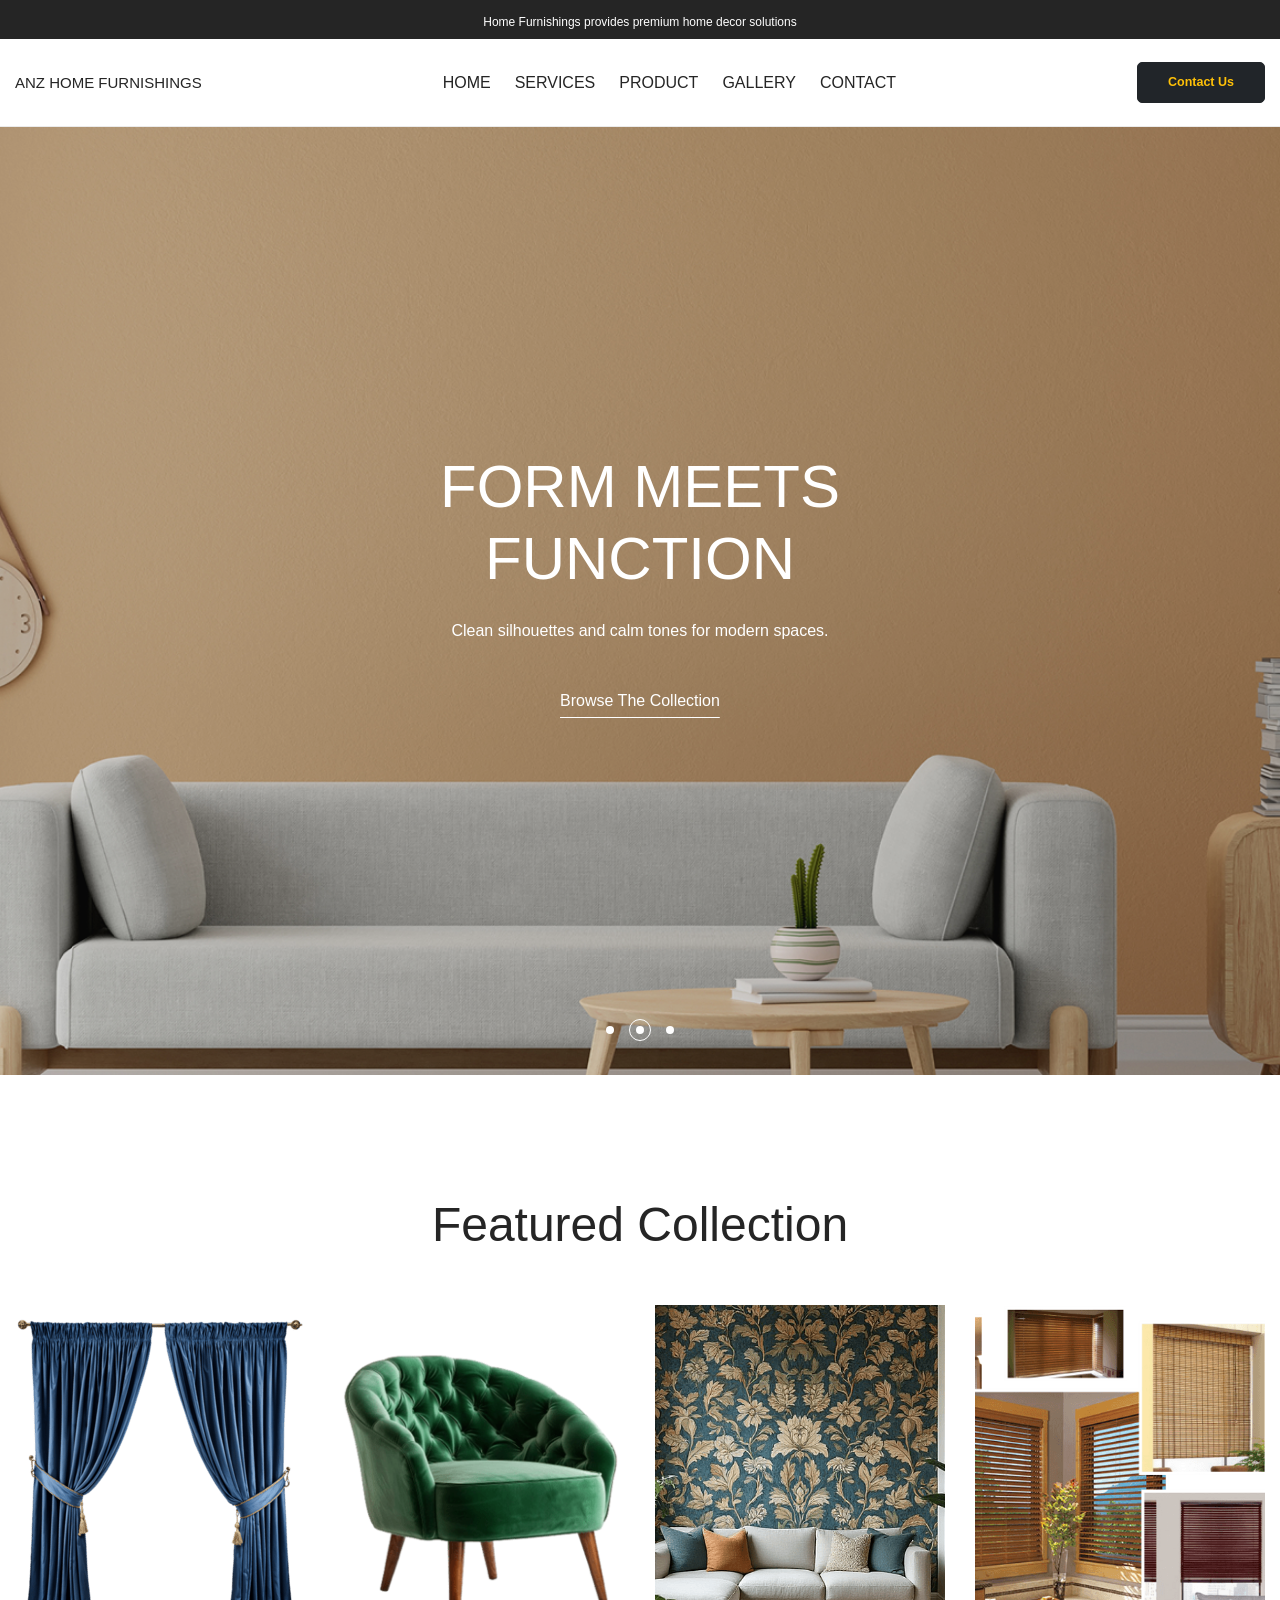
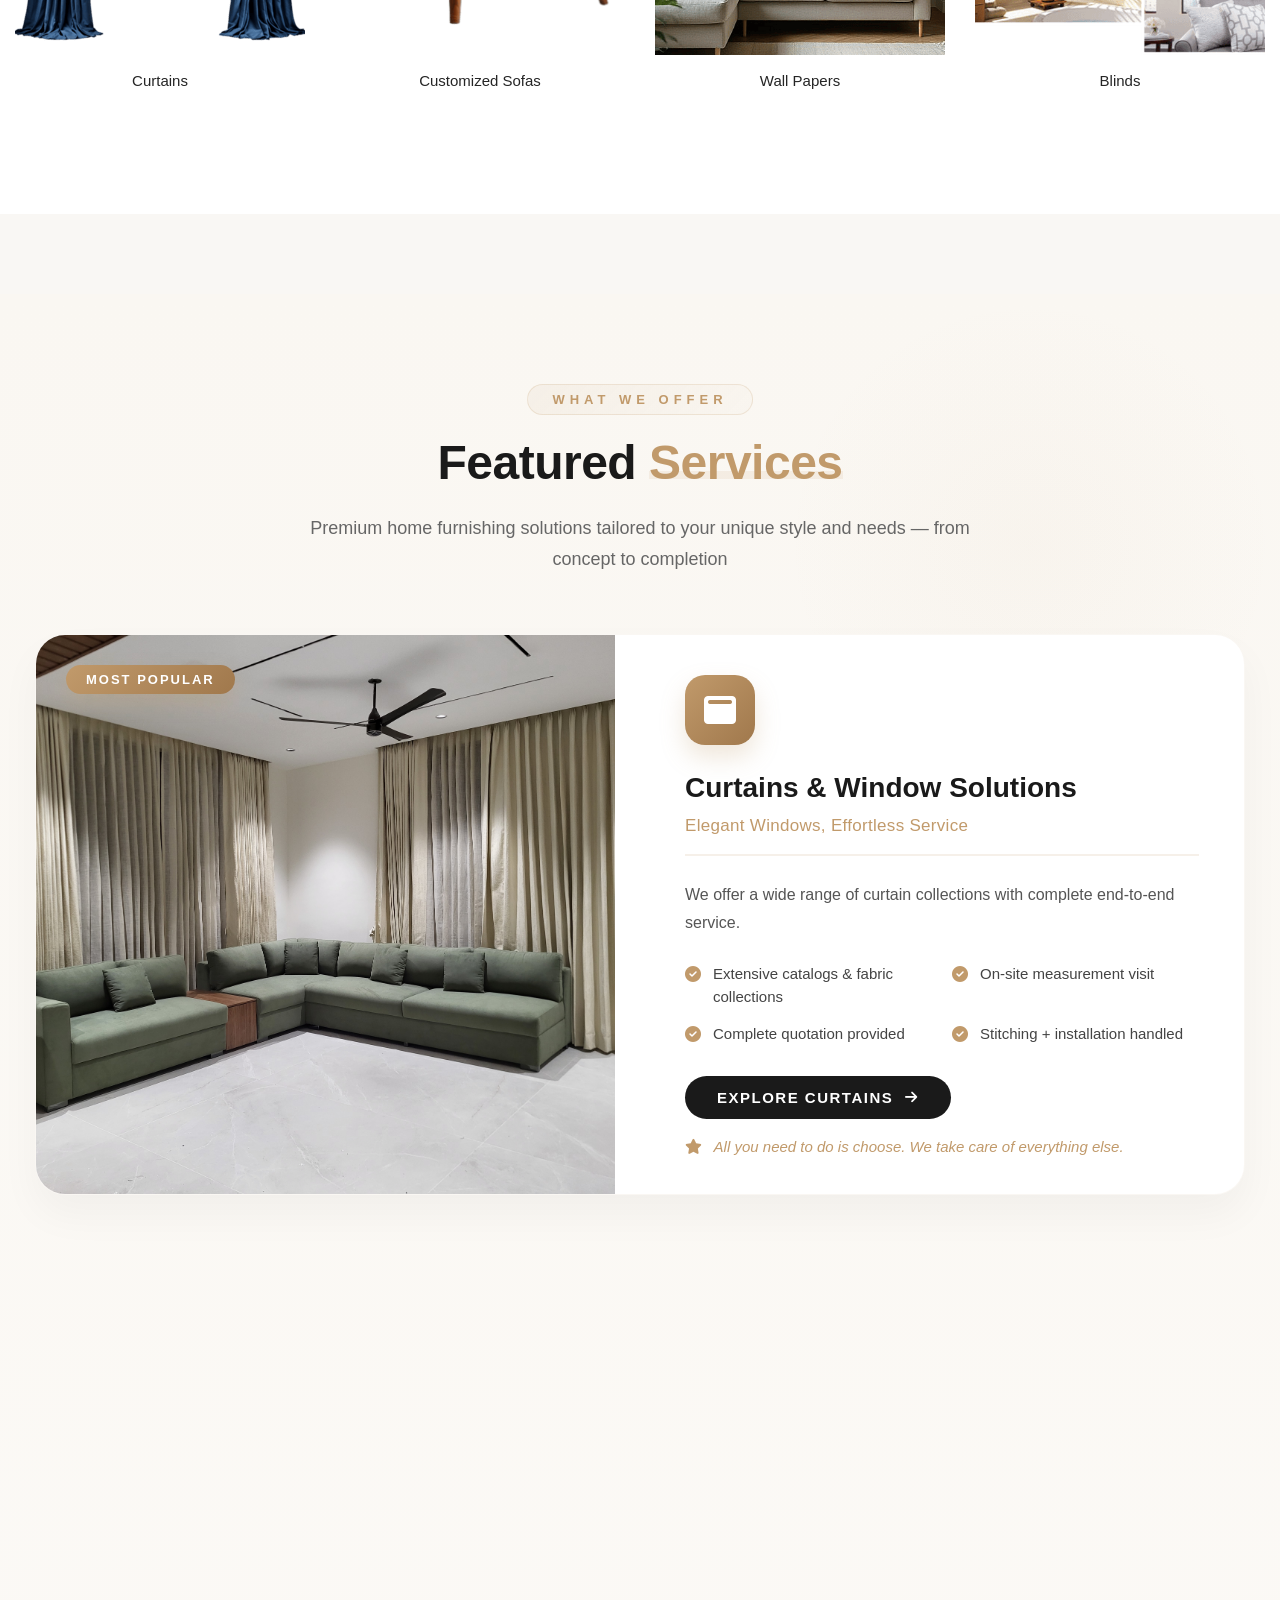
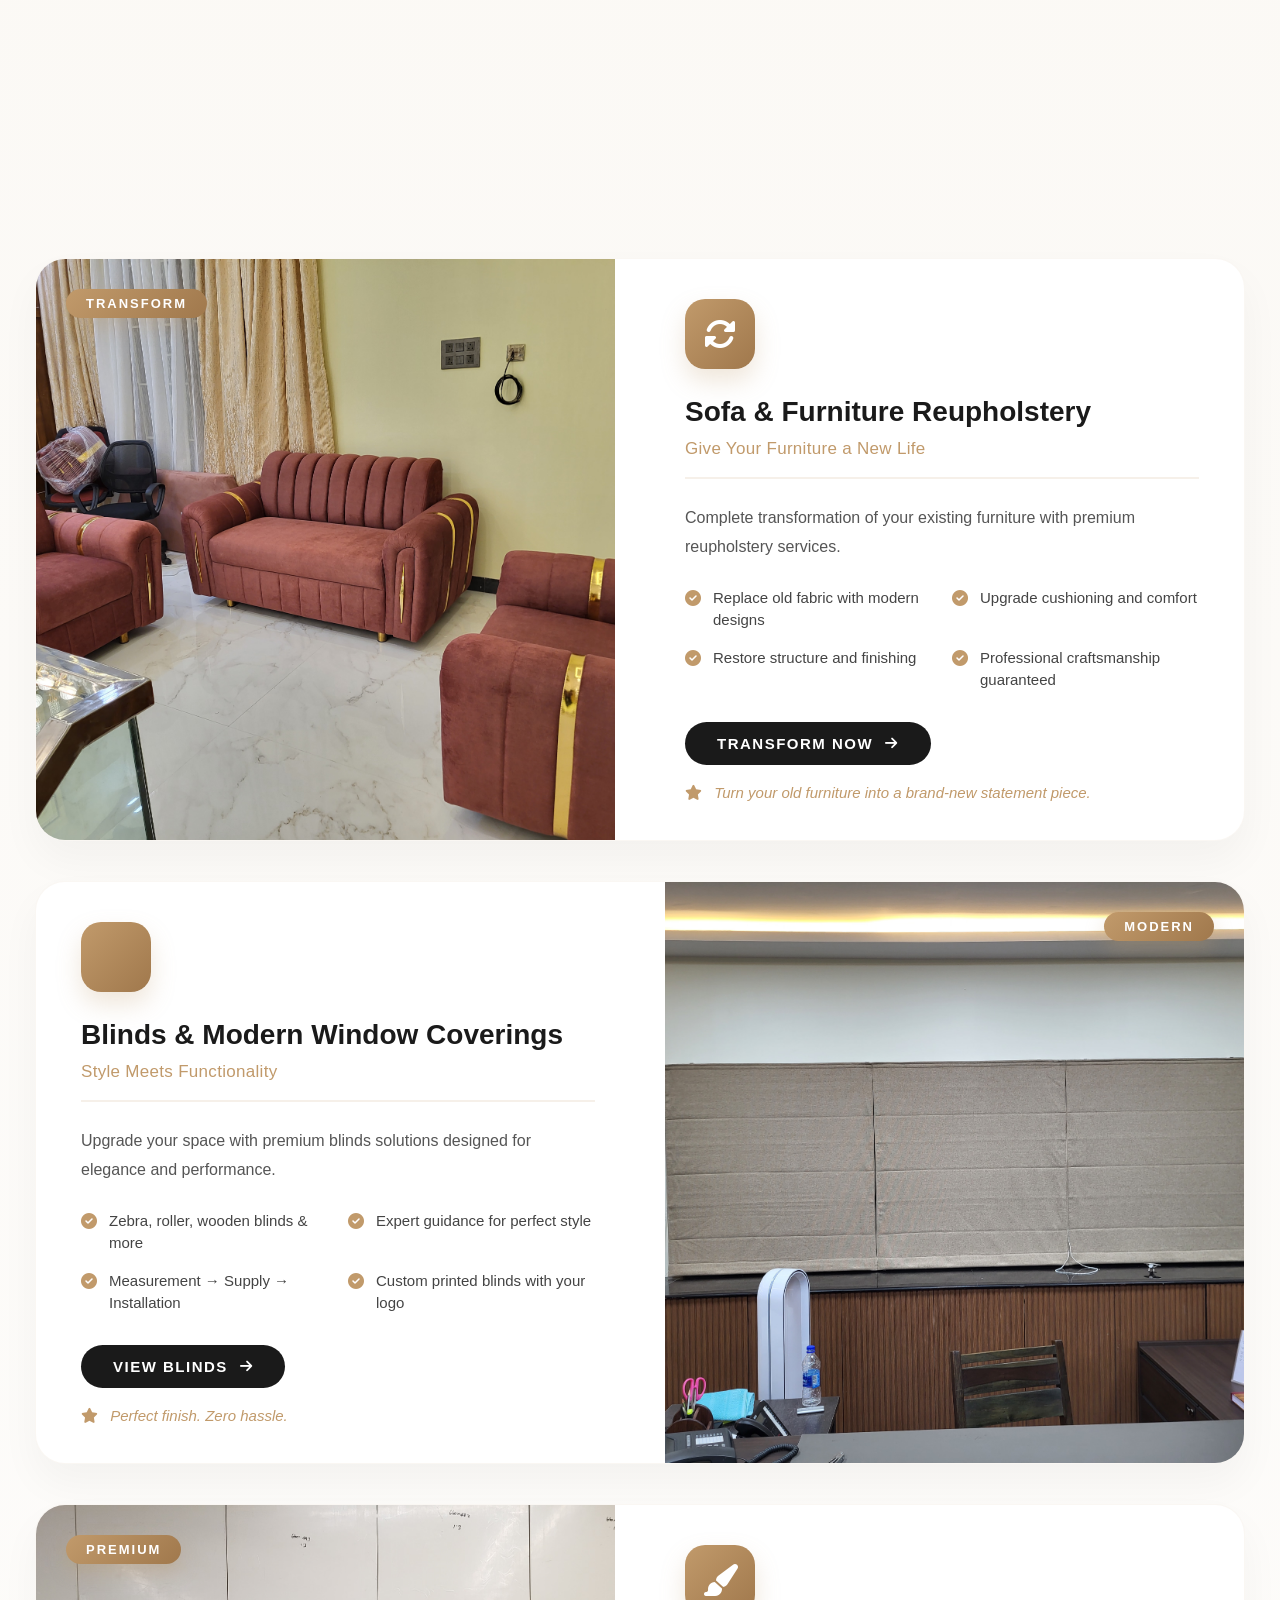
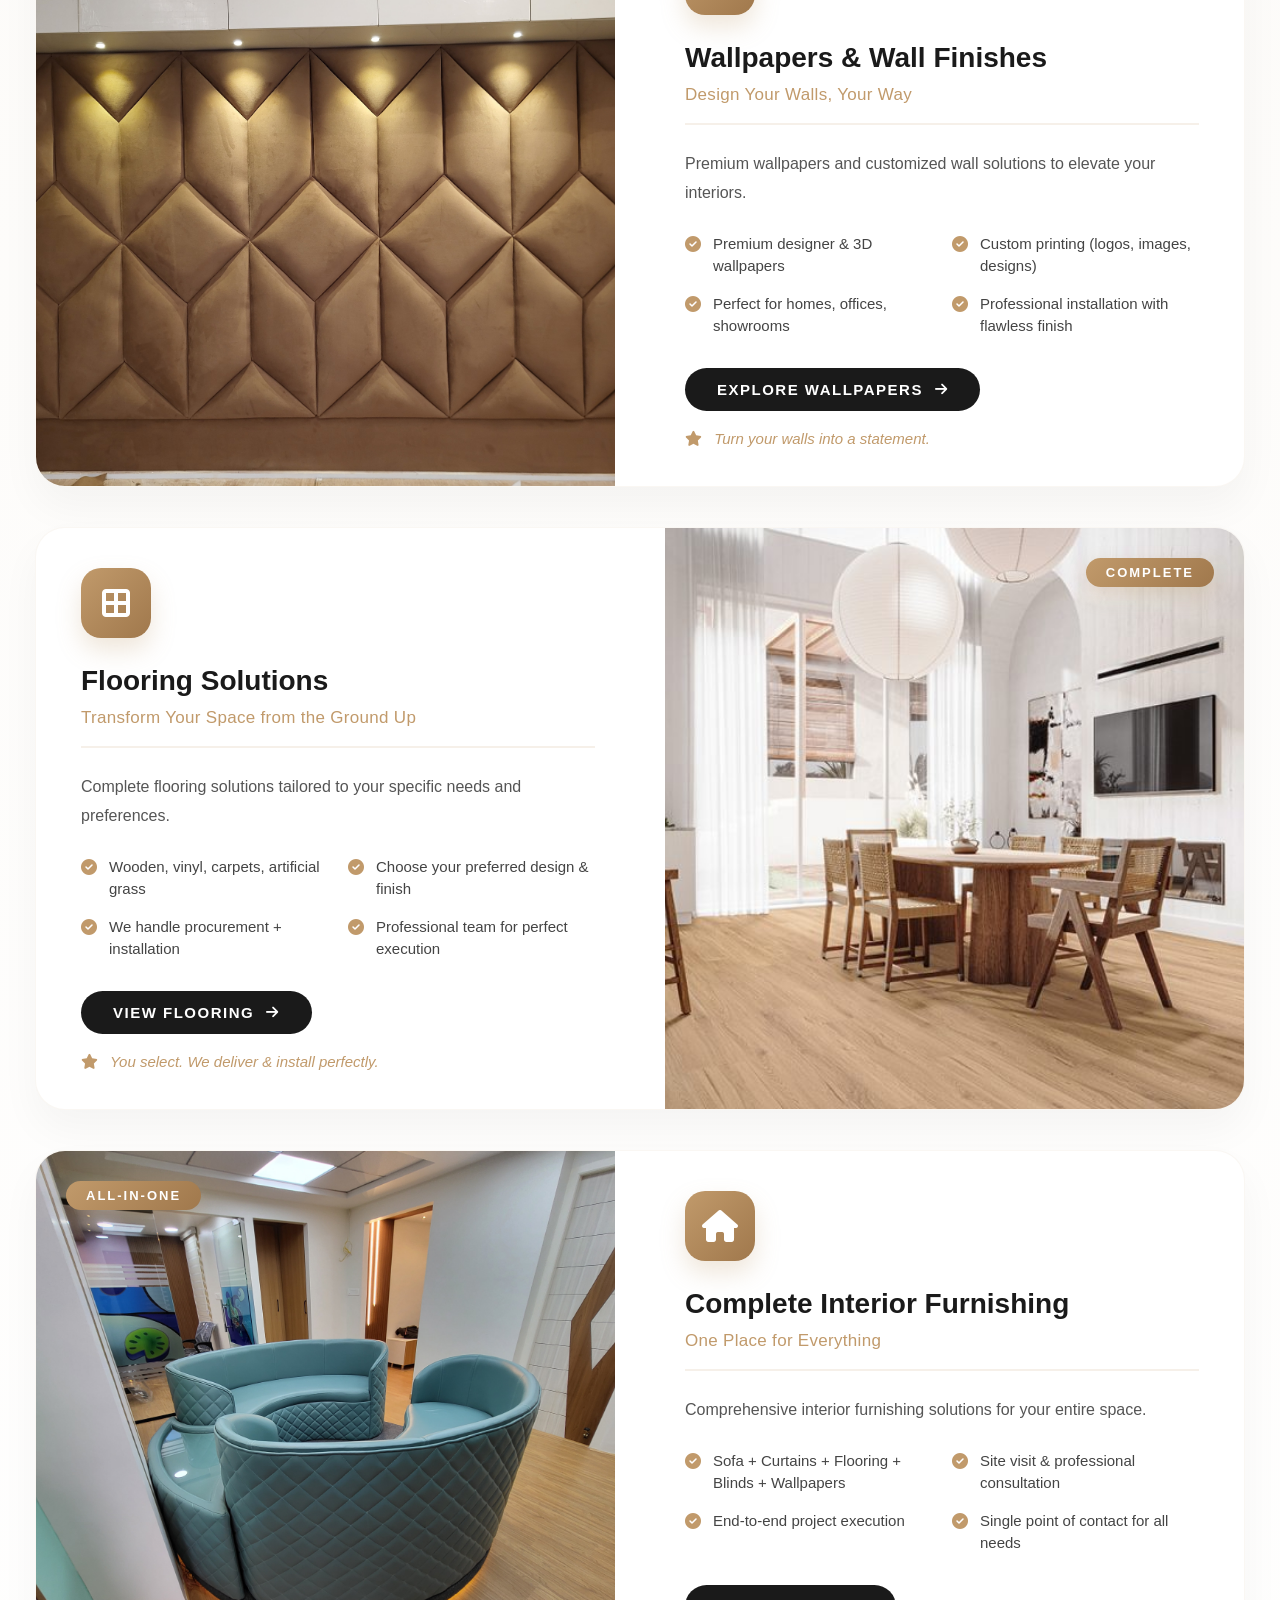
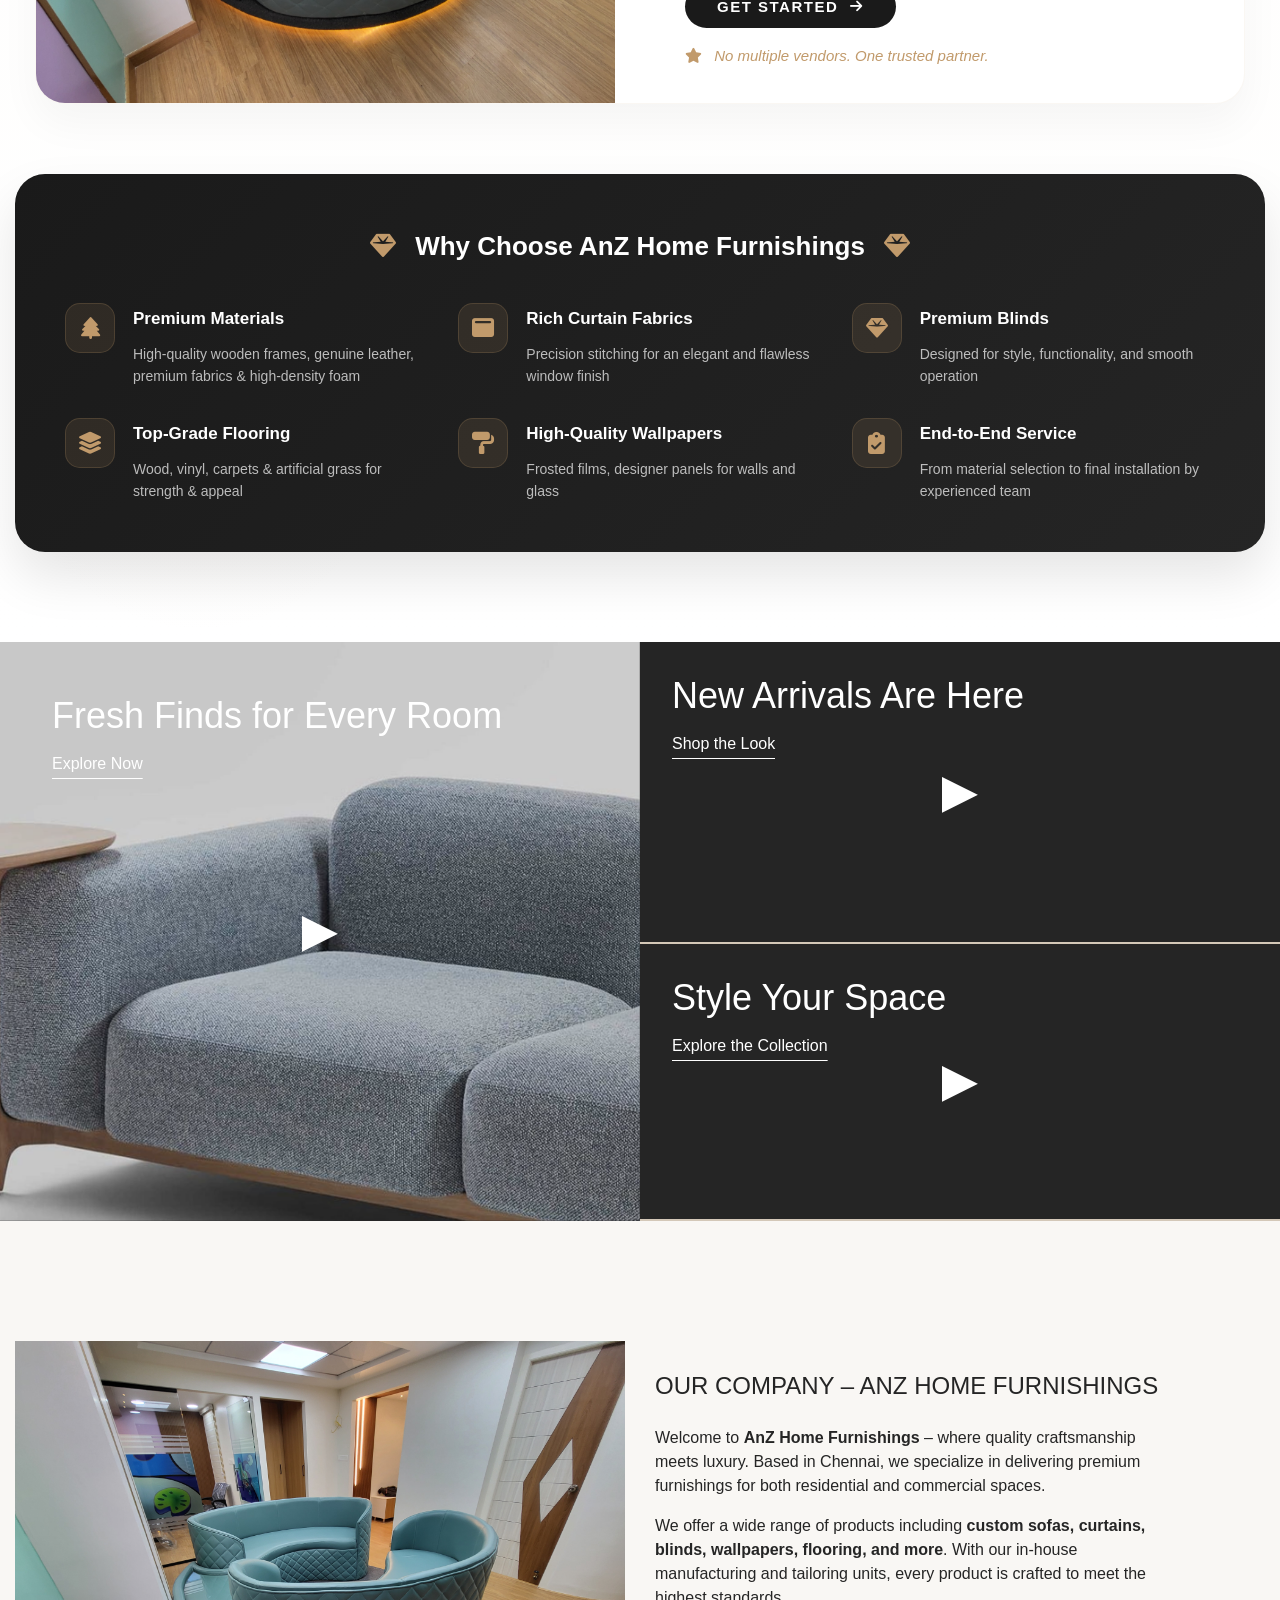
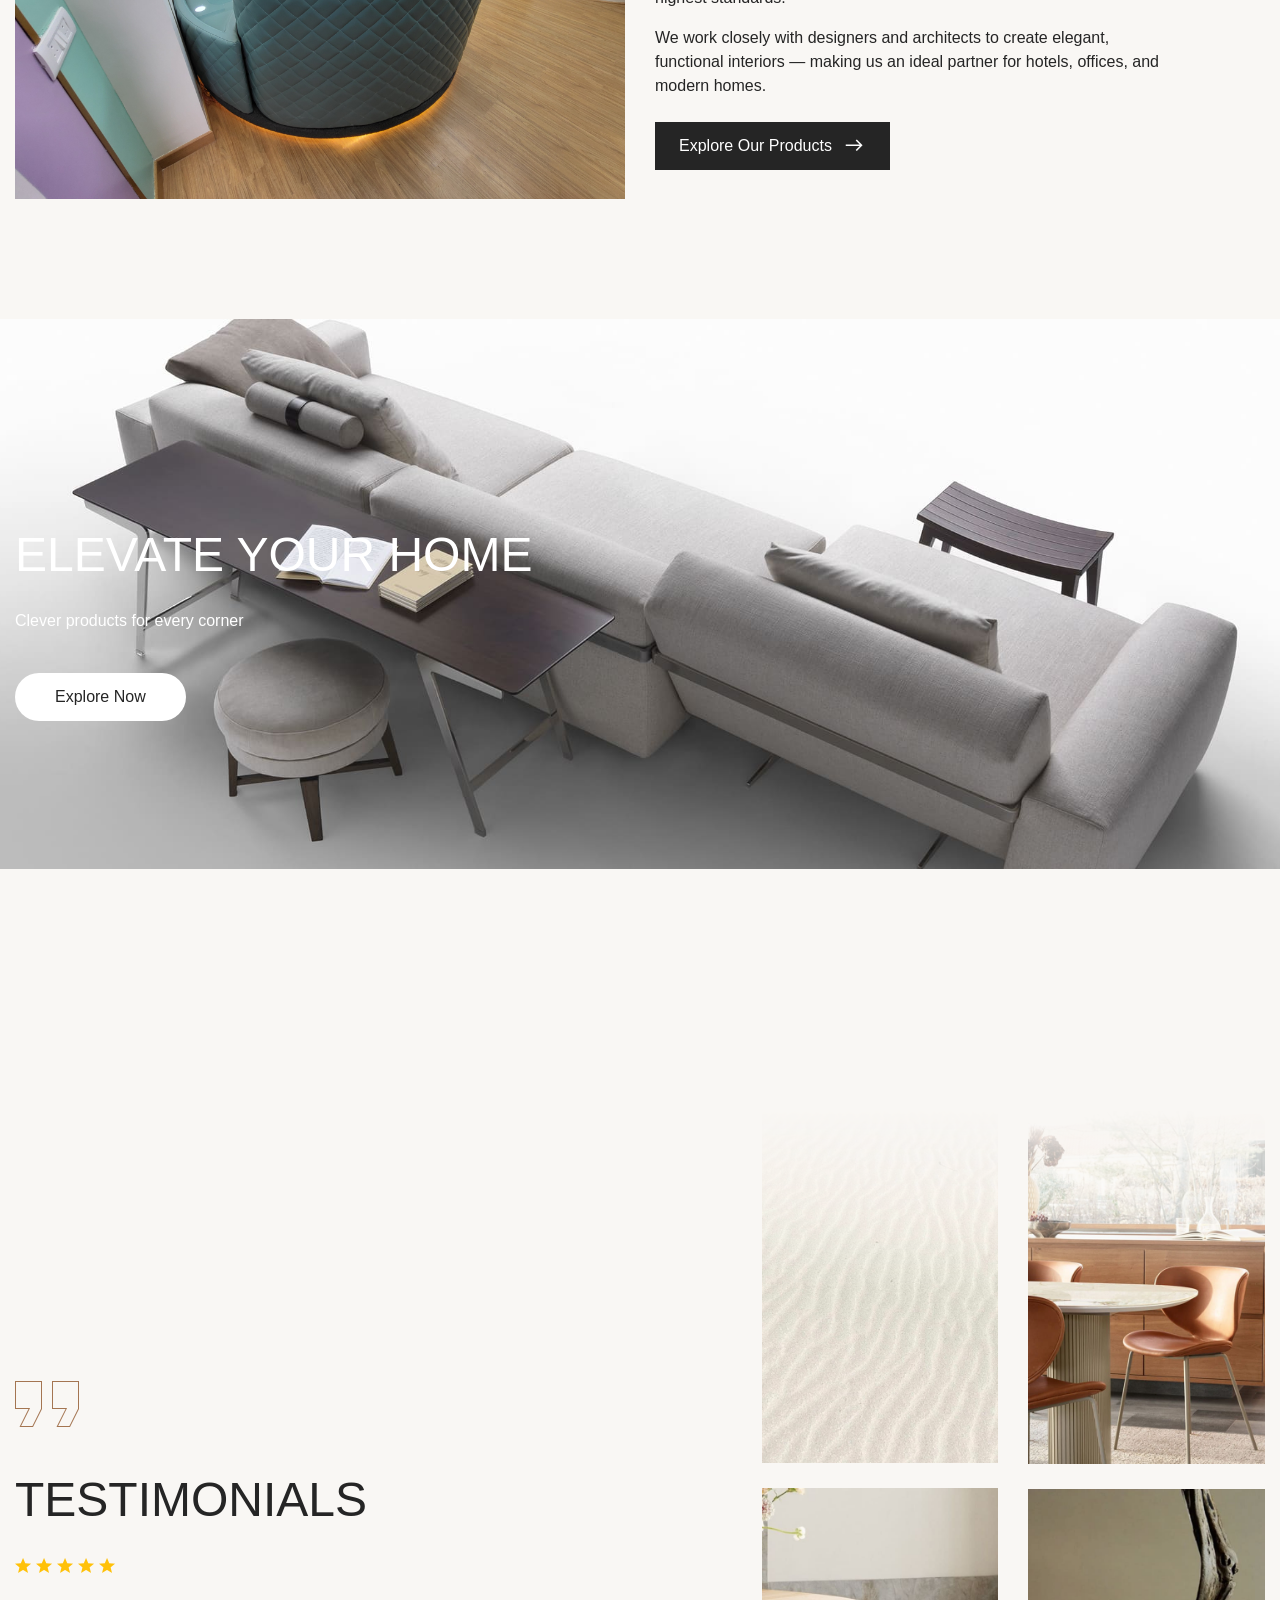
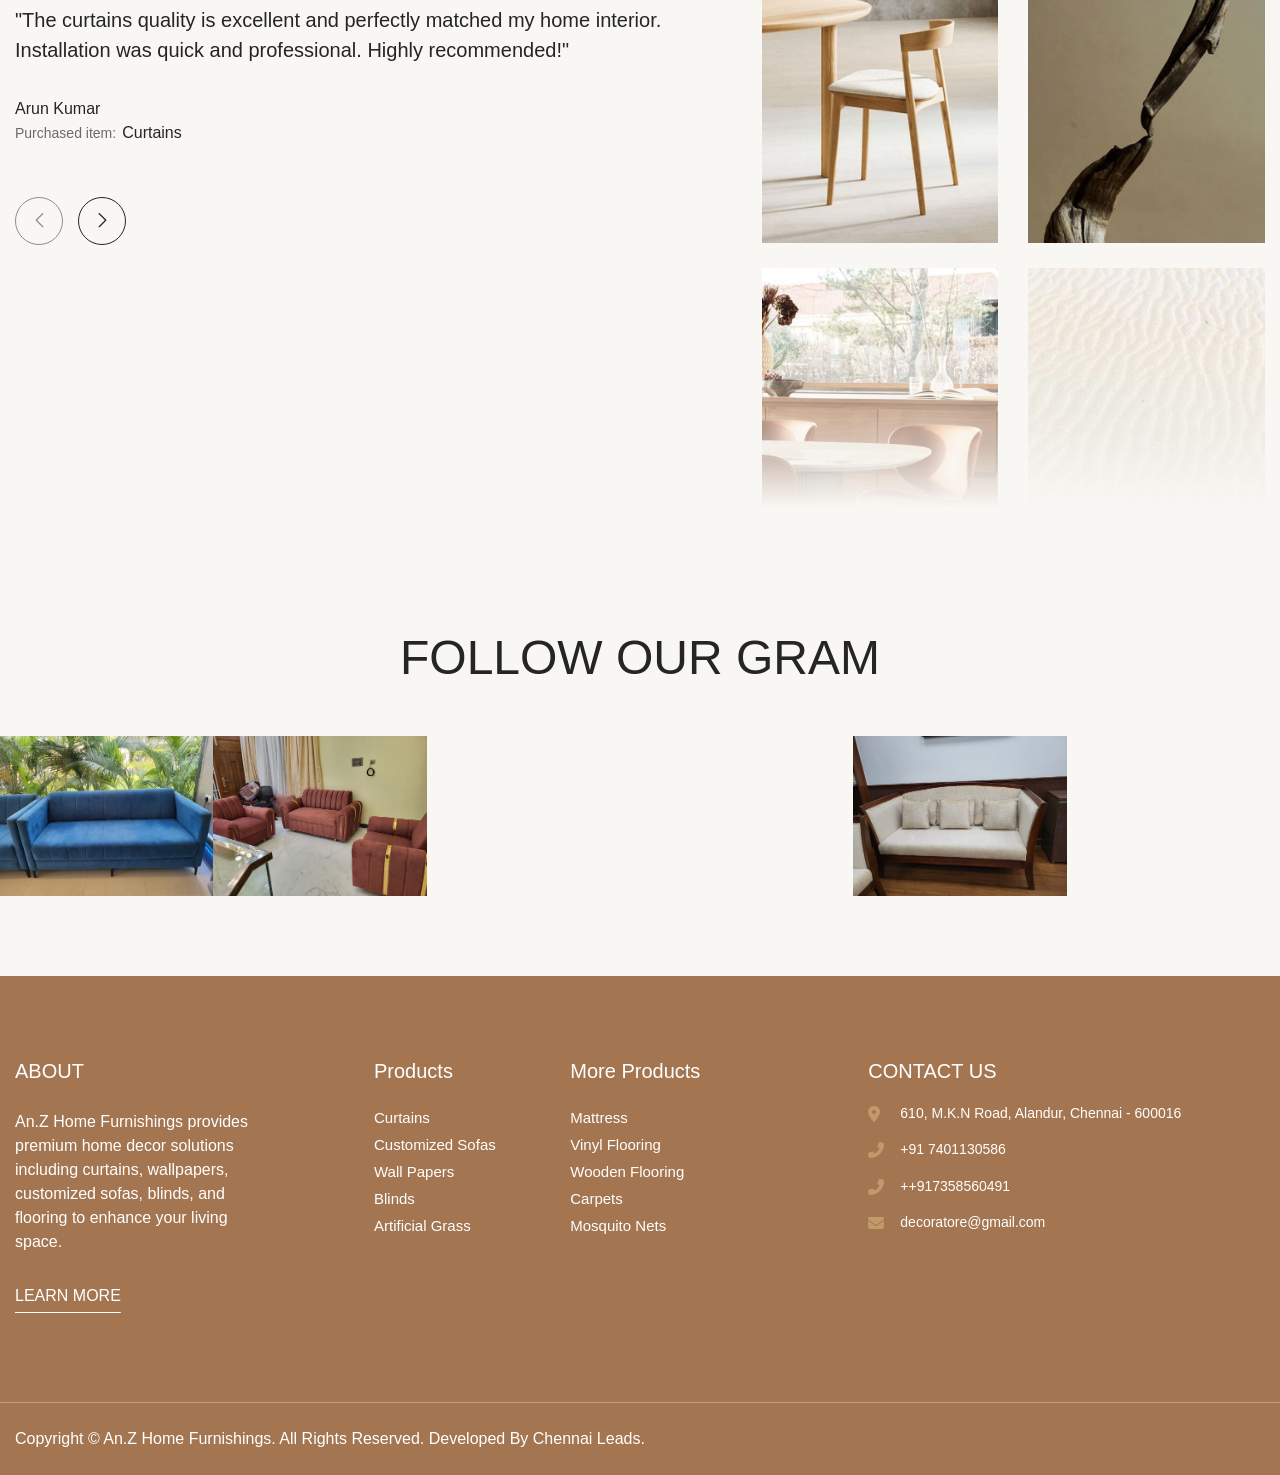
<file: index.html>
<!DOCTYPE html>
<!--[if IE 8]><html class="ie" xmlns="http://www.w3.org/1999/xhtml" xml:lang="en-US" lang="en-US"> <![endif]-->
<!--[if (gte IE 9)|!(IE)]><!-->
<html xmlns="http://www.w3.org/1999/xhtml" xml:lang="en-US" lang="en-US">
<!--<![endif]-->


<!-- Mirrored from vinfur.vercel.app/index.html by HTTrack Website Copier/3.x [XR&CO'2014], Thu, 02 Apr 2026 12:18:58 GMT -->
<!-- Added by HTTrack --><meta http-equiv="content-type" content="text/html;charset=utf-8" /><!-- /Added by HTTrack -->
<head>
    <!-- Basic Page Needs -->
    <meta charset="utf-8">
    <!--[if IE ]><meta http-equiv="X-UA-Compatible" content="IE=edge,chrome=1"/><![endif]-->

    <meta name="author" content="themesflat.com">
    <title>An.Z Home Furnishings - Premium Home Decor Services</title>
    <meta name="description"
        content="VinFur offers modern, durable furniture from Vietnam — stylish sofas, dining sets, storage, and decor at fair prices with fast delivery.">
    <meta name="keywords"
        content="VinFur, furniture, modern furniture, home decor, sofas, dining sets, storage solutions, affordable furniture, stylish interiors">
    <!-- Mobile Specific Metas -->
    <meta name="viewport" content="width=device-width, initial-scale=1, maximum-scale=1">

    <!-- Theme Style -->
    <link rel="stylesheet" type="text/css" href="css/bootstrap.css">
    <link rel="stylesheet" type="text/css" href="css/animate.min.css">
    <link rel="stylesheet" type="text/css" href="css/swiper-bundle.min.css">
    <link rel="stylesheet" type="text/css" href="css/sib-styles.css">
    <link rel="stylesheet" type="text/css" href="css/styles.css">


    <!-- Icon -->
    <link rel="stylesheet" type="text/css" href="icons/icomoon/style.css">

    <!-- Favicon and Touch Icons  -->
    <link rel="shortcut icon" href="images/favicon.svg">
    <link rel="apple-touch-icon-precomposed" href="images/favicon.svg">
    <style>.video-modal {
    position: fixed;
    top: 0;
    left: 0;
    width: 100%;
    height: 100%;
    background: rgba(0, 0, 0, 0.9);
    z-index: 9999;
    display: none;
    align-items: center;
    justify-content: center;
}

.modal-content {
    position: relative;
    width: 90%;
    max-width: 1000px;
    background: #000;
    padding: 20px;
    border-radius: 8px;
}

.close-modal {
    position: absolute;
    top: -15px;
    right: -15px;
    font-size: 30px;
    color: white;
    cursor: pointer;
    background: #000;
    width: 40px;
    height: 40px;
    border-radius: 50%;
    display: flex;
    align-items: center;
    justify-content: center;
    z-index: 10;
}

.video-wrapper {
    position: relative;
    padding-bottom: 56.25%; /* 16:9 Aspect Ratio */
    height: 0;
    overflow: hidden;
}

.video-wrapper iframe {
    position: absolute;
    top: 0;
    left: 0;
    width: 100%;
    height: 100%;
}.box-image {
    position: relative;
}

.play-btn {
    position: absolute;
    top: 50%;
    left: 50%;
    transform: translate(-50%, -50%);
    font-size: 60px; /* adjust size */
    color: white;
    cursor: pointer;
    pointer-events: none; /* allows clicking the image link */
    
    /* Blink/pulse animation */
    animation: blinkitPulse 1.2s infinite;
}

/* Keyframes for blinking/pulsing */
@keyframes blinkitPulse {
    0%, 100% {
        transform: translate(-50%, -50%) scale(1);
        opacity: 1;
    }
    50% {
        transform: translate(-50%, -50%) scale(1.2);
        opacity: 0.6;
    }
}.services-wrapper {
    padding: 80px 0;
    background: #f9f7f4;
}

.services-grid {
    display: grid;
    grid-template-columns: repeat(auto-fit, minmax(280px, 1fr));
    gap: 30px;
    max-width: 1200px;
    margin: 0 auto;
}

.service-category-card {
    display: block;
    background: #fff;
    border-radius: 12px;
    overflow: hidden;
    box-shadow: 0 8px 25px rgba(0, 0, 0, 0.08);
    text-decoration: none;
    color: inherit;
    transition: all 0.3s ease;
}

.service-category-card:hover {
    transform: translateY(-10px);
    box-shadow: 0 15px 35px rgba(0, 0, 0, 0.12);
}

.category-image img {
    width: 100%;
    height: 220px;
    object-fit: cover;
}

.category-content {
    padding: 28px 24px;
}

.category-content h3 {
    font-size: 1.65rem;
    margin-bottom: 12px;
    color: #2c2c2c;
}

.category-content p {
    color: #666;
    line-height: 1.55;
    margin-bottom: 18px;
}

.view-products {
    color: #c19a6b;
    font-weight: 600;
    font-size: 1.02rem;
    transition: color 0.3s;
}

.service-category-card:hover .view-products {
    color: #a67c52;
}
</style>
 <style>
        .contact-list {
            list-style: none;
            padding: 0;
            margin: 0;
        }

        .contact-list li {
            display: flex;
            align-items: flex-start;
            gap: 12px;
            margin-bottom: 14px;
            line-height: 1.6;
        }

        .contact-list i {
            font-size: 16px;
            color: #c19a6b;
            /* premium gold color */
            margin-top: 4px;
            min-width: 20px;
        }

        .contact-list span,
        .contact-list a {
            color: #fff;
            text-decoration: none;
            font-size: 14px;
        }

        .contact-list a:hover {
            color: #c19a6b;
        }

        .contact-list i {
            color: #c19a6b;
        }

        .list-info li {
            display: flex;
            align-items: flex-start;
            gap: 12px;
            line-height: 1.6;
        }
    </style>
    <link rel="stylesheet" href="https://cdnjs.cloudflare.com/ajax/libs/font-awesome/6.5.1/css/all.min.css">
<style>
    /* Premium Featured Services */
    .featured-services-premium {
        padding: 90px 0;
        background: linear-gradient(180deg, #faf7f2 0%, #ffffff 100%);
        position: relative;
        overflow: hidden;
    }
    
    .featured-services-premium::before {
        content: '';
        position: absolute;
        top: 0;
        right: 0;
        width: 500px;
        height: 500px;
        background: radial-gradient(circle, rgba(193, 154, 107, 0.04) 0%, transparent 70%);
        border-radius: 50%;
        z-index: 0;
    }
    
    .featured-services-premium::after {
        content: '';
        position: absolute;
        bottom: 0;
        left: 0;
        width: 400px;
        height: 400px;
        background: radial-gradient(circle, rgba(193, 154, 107, 0.03) 0%, transparent 70%);
        border-radius: 50%;
        z-index: 0;
    }
    
    .section-header-premium {
        text-align: center;
        margin-bottom: 60px;
        position: relative;
        z-index: 2;
    }
    
    .section-badge {
        display: inline-block;
        font-size: 13px;
        text-transform: uppercase;
        letter-spacing: 5px;
        color: #c19a6b;
        font-weight: 600;
        margin-bottom: 18px;
        padding: 8px 24px;
        background: linear-gradient(135deg, rgba(193, 154, 107, 0.08) 0%, rgba(193, 154, 107, 0.02) 100%);
        border-radius: 50px;
        border: 1px solid rgba(193, 154, 107, 0.2);
    }
    
    .section-header-premium h2 {
        font-size: 48px;
        font-weight: 700;
        color: #1a1a1a;
        margin-bottom: 20px;
        letter-spacing: -0.5px;
    }
    
    .section-header-premium h2 span {
        color: #c19a6b;
        position: relative;
    }
    
    .section-header-premium h2 span::after {
        content: '';
        position: absolute;
        bottom: 10px;
        left: 0;
        width: 100%;
        height: 8px;
        background: rgba(193, 154, 107, 0.12);
        z-index: -1;
    }
    
    .section-header-premium p {
        font-size: 18px;
        color: #666;
        max-width: 700px;
        margin: 0 auto;
        line-height: 1.7;
    }
    
    /* Services Grid */
    .services-premium-grid {
        display: flex;
        flex-direction: column;
        gap: 40px;
        position: relative;
        z-index: 2;
        max-width: 1400px;
        margin: 0 auto;
        padding: 0 20px;
    }
    
    /* Service Row - Alternating Layout */
    .service-row {
        display: grid;
        grid-template-columns: 1fr 1fr;
        gap: 50px;
        align-items: center;
        background: #ffffff;
        border-radius: 30px;
        overflow: hidden;
        box-shadow: 0 20px 40px rgba(0, 0, 0, 0.04);
        transition: all 0.4s cubic-bezier(0.165, 0.84, 0.44, 1);
        border: 1px solid rgba(193, 154, 107, 0.08);
    }
    
    .service-row:hover {
        transform: translateY(-8px);
        box-shadow: 0 30px 60px rgba(193, 154, 107, 0.1);
        border-color: rgba(193, 154, 107, 0.2);
    }
    
    .service-row.reverse {
        direction: rtl;
    }
    
    .service-row.reverse .service-content-box {
        direction: ltr;
    }
    
    /* Image Box */
    .service-image-box {
        position: relative;
        height: 100%;
        min-height: 400px;
        overflow: hidden;
    }
    
    .service-image-box img {
        width: 100%;
        height: 100%;
        object-fit: cover;
        transition: transform 0.8s cubic-bezier(0.165, 0.84, 0.44, 1);
    }
    
    .service-row:hover .service-image-box img {
        transform: scale(1.08);
    }
    
    .image-overlay-badge {
        position: absolute;
        top: 30px;
        left: 30px;
        background: linear-gradient(135deg, #c19a6b 0%, #a0784c 100%);
        color: #fff;
        padding: 8px 20px;
        border-radius: 50px;
        font-size: 13px;
        font-weight: 600;
        text-transform: uppercase;
        letter-spacing: 2px;
        box-shadow: 0 8px 20px rgba(193, 154, 107, 0.3);
        z-index: 2;
    }
    
    .image-overlay-badge.right {
        left: auto;
        right: 30px;
    }
    
    /* Content Box */
    .service-content-box {
        padding: 40px 45px 40px 20px;
    }
    
    .service-row.reverse .service-content-box {
        padding: 40px 20px 40px 45px;
    }
    
    .service-icon-large {
        width: 70px;
        height: 70px;
        background: linear-gradient(135deg, #c19a6b 0%, #a0784c 100%);
        border-radius: 20px;
        display: flex;
        align-items: center;
        justify-content: center;
        margin-bottom: 25px;
        box-shadow: 0 12px 25px rgba(193, 154, 107, 0.25);
    }
    
    .service-icon-large i {
        font-size: 32px;
        color: #fff;
    }
    
    .service-content-box h3 {
        font-size: 28px;
        font-weight: 700;
        color: #1a1a1a;
        margin-bottom: 10px;
        line-height: 1.3;
    }
    
    .service-tagline-large {
        font-size: 17px;
        color: #c19a6b;
        font-weight: 500;
        margin-bottom: 25px;
        letter-spacing: 0.3px;
        padding-bottom: 20px;
        border-bottom: 2px solid rgba(193, 154, 107, 0.15);
    }
    
    .service-description {
        font-size: 16px;
        color: #555;
        line-height: 1.8;
        margin-bottom: 25px;
    }
    
    .feature-list-premium {
        list-style: none;
        padding: 0;
        margin: 0 0 30px 0;
        display: grid;
        grid-template-columns: repeat(2, 1fr);
        gap: 15px 20px;
    }
    
    .feature-list-premium li {
        display: flex;
        align-items: flex-start;
        gap: 12px;
        font-size: 15px;
        color: #444;
        line-height: 1.5;
    }
    
    .feature-list-premium li i {
        color: #c19a6b;
        font-size: 16px;
        margin-top: 3px;
        flex-shrink: 0;
    }
    
    .service-cta-large {
        display: inline-flex;
        align-items: center;
        gap: 12px;
        padding: 14px 32px;
        background: #1a1a1a;
        color: #fff;
        font-weight: 600;
        font-size: 15px;
        text-transform: uppercase;
        letter-spacing: 1.5px;
        border-radius: 50px;
        text-decoration: none;
        transition: all 0.3s ease;
        border: none;
    }
    
    .service-cta-large i {
        font-size: 14px;
        transition: transform 0.3s ease;
    }
    
    .service-cta-large:hover {
        background: #c19a6b;
        color: #fff;
        transform: translateY(-3px);
        box-shadow: 0 10px 25px rgba(193, 154, 107, 0.3);
    }
    
    .service-cta-large:hover i {
        transform: translateX(5px);
    }
    
    .cta-text {
        margin-top: 20px;
        font-size: 15px;
        color: #c19a6b;
        font-weight: 500;
        font-style: italic;
    }
    
    .cta-text i {
        margin-right: 8px;
    }
    
    /* Why Choose Us Compact */
    .why-choose-compact {
        margin-top: 70px;
        padding: 50px;
        background: linear-gradient(135deg, #1a1a1a 0%, #252525 100%);
        border-radius: 30px;
        position: relative;
        z-index: 2;
        box-shadow: 0 25px 50px rgba(0, 0, 0, 0.1);
    }
    
    .why-choose-compact h3 {
        color: #fff;
        font-size: 26px;
        font-weight: 700;
        margin-bottom: 35px;
        text-align: center;
    }
    
    .why-choose-compact h3 i {
        color: #c19a6b;
        margin: 0 12px;
    }
    
    .why-grid-compact {
        display: grid;
        grid-template-columns: repeat(3, 1fr);
        gap: 30px;
    }
    
    .why-item-compact {
        display: flex;
        align-items: flex-start;
        gap: 18px;
    }
    
    .why-icon-compact {
        width: 50px;
        height: 50px;
        background: rgba(193, 154, 107, 0.12);
        border-radius: 15px;
        display: flex;
        align-items: center;
        justify-content: center;
        flex-shrink: 0;
        border: 1px solid rgba(193, 154, 107, 0.2);
    }
    
    .why-icon-compact i {
        font-size: 22px;
        color: #c19a6b;
    }
    
    .why-content-compact {
        flex: 1;
    }
    
    .why-content-compact h4 {
        color: #fff;
        font-size: 17px;
        font-weight: 700;
        margin-bottom: 8px;
    }
    
    .why-content-compact p {
        color: rgba(255, 255, 255, 0.7);
        font-size: 14px;
        line-height: 1.6;
        margin: 0;
    }
    
    /* Responsive */
    @media (max-width: 1200px) {
        .service-content-box {
            padding: 30px 30px 30px 15px;
        }
        
        .service-row.reverse .service-content-box {
            padding: 30px 15px 30px 30px;
        }
        
        .feature-list-premium {
            grid-template-columns: 1fr;
        }
        
        .why-grid-compact {
            grid-template-columns: repeat(2, 1fr);
        }
    }
    
    @media (max-width: 991px) {
        .section-header-premium h2 {
            font-size: 36px;
        }
        
        .service-row {
            grid-template-columns: 1fr;
            gap: 0;
        }
        
        .service-row.reverse {
            direction: ltr;
        }
        
        .service-image-box {
            min-height: 300px;
            max-height: 350px;
        }
        
        .service-content-box,
        .service-row.reverse .service-content-box {
            padding: 35px 30px;
        }
        
        .service-content-box h3 {
            font-size: 24px;
        }
        
        .feature-list-premium {
            grid-template-columns: repeat(2, 1fr);
        }
    }
    
    @media (max-width: 767px) {
        .featured-services-premium {
            padding: 60px 0;
        }
        
        .section-header-premium h2 {
            font-size: 30px;
        }
        
        .section-header-premium p {
            font-size: 16px;
        }
        
        .service-image-box {
            min-height: 250px;
        }
        
        .service-content-box h3 {
            font-size: 22px;
        }
        
        .service-tagline-large {
            font-size: 15px;
        }
        
        .feature-list-premium {
            grid-template-columns: 1fr;
        }
        
        .why-grid-compact {
            grid-template-columns: 1fr;
        }
        
        .why-choose-compact {
            padding: 35px 25px;
        }
        
        .image-overlay-badge {
            top: 20px;
            left: 20px;
            padding: 6px 16px;
            font-size: 11px;
        }
    }
    
    @media (max-width: 480px) {
        .section-header-premium h2 {
            font-size: 26px;
        }
        
        .service-icon-large {
            width: 55px;
            height: 55px;
        }
        
        .service-icon-large i {
            font-size: 26px;
        }
        
        .service-content-box h3 {
            font-size: 20px;
        }
        
        .service-cta-large {
            padding: 12px 24px;
            font-size: 13px;
        }
        
        .why-choose-compact h3 {
            font-size: 22px;
        }
    }
</style>
</head>

<body>
    <!-- wrapper -->
    <div id="wrapper">

        <!-- Scroll Top -->
        <button id="goTop">
            <span class="border-progress"></span>
            <span class="icon icon-caret-up"></span>
        </button>

        <!-- preload -->

        <!-- /preload -->

        <div class="top-bar style-default d-flex align-items-center justify-content-center">
            <div>Home Furnishings provides premium home decor solutions

            </div>
        </div>

        <!-- .header -->
        <header class="header header-sticky">
            <div class="tf-container w-1750">
                <div class="header-inner">
                    <a href="index.html" class="site-logo">
ANZ
HOME FURNISHINGS                    </a>
                    <nav class="main-menu">
                        <ul class="navigation box-nav-menu">

                            <li class="text-menu menu-item">
                                <a href="index.html" class="item-link">Home</a>
                            </li>
                            <li class="text-menu menu-item">
                                <a href="services.html" class="item-link">Services</a>
                            </li>

                            <li class="text-menu menu-item">
                                <a href="product.html" class="item-link">Product</a>
                            </li>


                            <li class="text-menu menu-item">
                                <a href="gallery.html" class="item-link">Gallery</a>
                            </li>

                            <li class="text-menu menu-item">
                                <a href="contact.html" class="item-link">Contact</a>
                            </li>




                        </ul>
                    </nav>
                    <div class="header-right d-flex align-items-center gap_20">
                        <ul class="nav-icon-list">
                            <li>
                                <a href="contact.html"
                                    class="btn btn-dark text-warning px-5 py-3 fs-5 fw-bold rounded-3 nav-icon-item link">
                                    Contact Us
                                </a>
                            </li>
                        </ul>
                    </div>
                </div>
            </div>
        </header>

        <!-- End header -->

        <!-- page-title -->
        <div class="hero-banner-v04 sw-layout">
            <div class="swiper slider_effect_fade" data-preview="1" data-tablet="1" data-mobile-sm="1" data-mobile="1"
                data-space-lg="0" data-space-md="0" data-space="0" data-effect="fade" data-autoplay="true">
                <div class="swiper-wrapper">
                    <div class="swiper-slide">
                        <div class="thumb">
                            <img class="img-cover" width="1920" height="858" loading="eager"
                                src="images/sections/hero-banner-4.jpg" alt="hero-banner">
                        </div>
                        <div class="content">
                            <div class="tf-container">
                                <div class="content-inner text-center">
                                    <h1 class=" title text_white text-uppercase mb_24 fade-item fade-item-1">Form Meets
                                        <br class="md-hide">
                                        Function
                                    </h1>
                                    <p class="text_white desc mb_40 fade-item fade-item-2">Clean silhouettes and calm
                                        tones for modern spaces.
                                    </p>
                                    <a href="shop-style-01.html"
                                        class="btn_link hover-underline-link text_white text-body-default fw-5 text-uppercase fade-item fade-item-3">
                                        Browse The Collection
                                    </a>
                                </div>
                            </div>
                        </div>
                    </div>
                    <div class="swiper-slide">
                        <div class="thumb">
                            <img class="img-cover" width="1920" height="858" loading="eager"
                                src="images/sections/hero-banner-3.jpg" alt="hero-banner">
                        </div>
                        <div class="content">
                            <div class="tf-container">
                                <div class="content-inner text-center">
                                    <h1 class=" title text_white text-uppercase mb_24 fade-item fade-item-1">Form Meets
                                        <br class="md-hide">
                                        Function
                                    </h1>
                                    <p class="text_white desc mb_40 fade-item fade-item-2">Clean silhouettes and calm
                                        tones for modern spaces.
                                    </p>
                                    <a href="shop-style-01.html"
                                        class="btn_link hover-underline-link text_white text-body-default fade-item fade-item-3">
                                        Browse The Collection
                                    </a>
                                </div>
                            </div>
                        </div>
                    </div>
                    <div class="swiper-slide">
                        <div class="thumb">
                            <img class="img-cover" width="1920" height="858" loading="eager"
                                src="images/sections/hero-banner-6.jpg" alt="hero-banner">
                        </div>
                        <div class="content">
                            <div class="tf-container">
                                <div class="content-inner text-center">
                                    <h1 class=" title text_white text-uppercase mb_24 fade-item fade-item-1">Form Meets
                                        <br class="md-hide">
                                        Function
                                    </h1>
                                    <p class="text_white desc mb_40 fade-item fade-item-2">Clean silhouettes and calm
                                        tones for modern spaces.
                                    </p>
                                    <a href="shop-style-01.html"
                                        class="btn_link hover-underline-link text_white text-body-default fade-item fade-item-3">
                                        Browse The Collection
                                    </a>
                                </div>
                            </div>
                        </div>
                    </div>

                </div>
                <div class="sw-dots sw-pagination-layout style-border text-center mt_24">
                </div>
            </div>


        </div>
        <!-- /page-title -->

        <!-- main-content -->
        <div class="main-content">

           
            <!-- /s-about -->

            <!-- Product Main -->
          <section class="s-product-main tf-container tf-spacing-1 flat-animate-tab">
    <div class="heading-section text-center mb_50 wow fadeInUp">
        <h2>Featured Collection</h2>
    </div>

    <div class="position-relative sw-layout wow fadeInUp">
        <div class="swiper" data-preview="4" data-tablet="3" data-mobile-sm="2" data-mobile="2"
            data-space-lg="30" data-space-md="20" data-space="15">

            <div class="swiper-wrapper">

                <!-- Curtains -->
                <div class="swiper-slide">
                    <div class="card-product">
                        <div class="card-product_wrapper">
                            <a href="product.html" class="product-img">
                                <img class="img-product" src="images/img/window-curatain.png" alt="Curtains">
                                <img class="img-hover" src="images/img/window-curatain.png" alt="Curtains">
                            </a>
                        </div>
                        <div class="card-product_info">
                            <a href="product.html" class="name-product link">Curtains</a>
                        </div>
                    </div>
                </div>

                <!-- Sofa -->
                <div class="swiper-slide">
                    <div class="card-product">
                        <div class="card-product_wrapper">
                            <a href="product.html" class="product-img">
                                <img class="img-product" src="images/img/sofa-1.png">
                                <img class="img-hover" src="images/img/sofa-1.png">
                            </a>
                        </div>
                        <div class="card-product_info">
                            <a href="product.html" class="name-product link">Customized Sofas</a>
                        </div>
                    </div>
                </div>

                <!-- Wallpaper -->
                <div class="swiper-slide">
                    <div class="card-product">
                        <div class="card-product_wrapper">
                            <a href="product.html" class="product-img">
                                <img class="img-product" src="images/img/wall-paper.png">
                                <img class="img-hover" src="images/img/wall-paper.png">
                            </a>
                        </div>
                        <div class="card-product_info">
                            <a href="product.html" class="name-product link">Wall Papers</a>
                        </div>
                    </div>
                </div>

                <!-- Blinds -->
                <div class="swiper-slide">
                    <div class="card-product">
                        <div class="card-product_wrapper">
                            <a href="product.html" class="product-img">
                                <img class="img-product" src="images/img/blind.png">
                                <img class="img-hover" src="images/img/blind.png">
                            </a>
                        </div>
                        <div class="card-product_info">
                            <a href="product.html" class="name-product link">Blinds</a>
                        </div>
                    </div>
                </div>

                <!-- Artificial Grass -->
                <div class="swiper-slide">
                    <div class="card-product">
                        <div class="card-product_wrapper">
                            <a href="product.html" class="product-img">
                                <img class="img-product" src="images/img/grass-1.png">
                                <img class="img-hover" src="images/img/grass-1.png">
                            </a>
                        </div>
                        <div class="card-product_info">
                            <a href="product.html" class="name-product link">Artificial Grass</a>
                        </div>
                    </div>
                </div>

                <!-- Mattress -->
                <div class="swiper-slide">
                    <div class="card-product">
                        <div class="card-product_wrapper">
                            <a href="product.html" class="product-img">
                                <img class="img-product" src="images/img/mattress.png">
                                <img class="img-hover" src="images/img/mattress.png">
                            </a>
                        </div>
                        <div class="card-product_info">
                            <a href="product.html" class="name-product link">Mattress</a>
                        </div>
                    </div>
                </div>

                <!-- Vinyl Flooring -->
                <div class="swiper-slide">
                    <div class="card-product">
                        <div class="card-product_wrapper">
                            <a href="product.html" class="product-img">
                                <img class="img-product" src="images/img/vinyl-flooring.webp">
                                <img class="img-hover" src="images/img/vinyl-flooring.webp">
                            </a>
                        </div>
                        <div class="card-product_info">
                            <a href="product.html" class="name-product link">Vinyl Flooring</a>
                        </div>
                    </div>
                </div>

            </div>
        </div>

        <!-- Navigation -->
        <div class="wrap-sw-button">
            <div class="sw-button nav-prev-layout"><i class="icon-caret-left"></i></div>
            <div class="sw-button nav-next-layout"><i class="icon-caret-right"></i></div>
        </div>
    </div>
</section>
            <!-- /Product Main --><div class="services-wrapper">
    <!-- <div class="container">
         <div class="heading-section text-center mb_50 wow fadeInUp">
        <h2 class="">Featured Services</h2>
    </div>
        <div class="services-grid">

            <a href="product.html" class="service-category-card">
                <div class="category-image">
                    <img src="images/img/banner.jpg" alt="Window Treatments" 
                         onerror="this.src='https://placehold.co/600x400/e8e0d8/c19a6b?text=Window+Treatments'">
                </div>
                <div class="category-content">
                    <h3>Window Treatments</h3>
                    <p>Elevate your interiors with refined light control & privacy solutions</p>
                    <span class="view-products">View Products →</span>
                </div>
            </a>
<a href="product.html" class="service-category-card">
                <div class="category-image">
                    <img src="images/img/sofa-2.jpg" alt="Furniture Customization" 
                         onerror="this.src='https://placehold.co/600x400/e8e0d8/c19a6b?text=Furniture+Customization'">
                </div>
                <div class="category-content">
                    <h3>Furniture Customization</h3>
                    <p>Revive, restore, and personalize your beloved pieces</p>
                    <span class="view-products">View Products →</span>
                </div>
            </a>

            <a href="product.html" class="service-category-card">
                <div class="category-image">
                    <img src="images/img/wallpaper-1.png" alt="Furniture Customization" 
                         onerror="this.src='https://placehold.co/600x400/e8e0d8/c19a6b?text=Furniture+Customization'">
                </div>
                <div class="category-content">
                    <h3>Wall Décor & Finishes</h3>
                    <p>Luxury wallpapers , customized wallpapers, Frosted Flims, Louvers.</p>
                    <span class="view-products">View Products →</span>
                </div>
            </a> -->
            <!-- Main Category 2 -->
            <!-- <a href="product.html" class="service-category-card">
                <div class="category-image">
                    <img src="images/img/Mosquito Nets.jpg" alt="Comfort & Protection" 
                         onerror="this.src='https://placehold.co/600x400/e8e0d8/c19a6b?text=Comfort+%26+Protection'">
                </div>
                <div class="category-content">
                    <h3>Comfort & Protection</h3>
                    <p>Restorative sleep & everyday luxury for your sanctuary</p>
                    <span class="view-products">View Products →</span>
                </div>
            </a> -->

            <!-- Main Category 3 -->
            <!-- <a href="product.html" class="service-category-card">
                <div class="category-image">
                    <img src="images/img/Vinyl Flooring.jpg" alt="Flooring Solutions" 
                         onerror="this.src='https://placehold.co/600x400/e8e0d8/c19a6b?text=Flooring+Solutions'">
                </div>
                <div class="category-content">
                    <h3>Flooring Solutions</h3>
                    <p>Foundations of style — durable, timeless, and elegant floor coverings</p>
                    <span class="view-products">View Products →</span>
                </div>
            </a> -->

            <!-- Main Category 4 -->
            

        <!-- </div>
    </div>
</div>
</div> -->
            <!-- s-colection -->

<section class="featured-services-premium">
    <div class="tf-container">
        
        <!-- Section Header -->
        <div class="section-header-premium wow fadeInUp">
            <span class="section-badge">What We Offer</span>
            <h2>Featured <span>Services</span></h2>
            <p>Premium home furnishing solutions tailored to your unique style and needs — from concept to completion</p>
        </div>
        
        <!-- Services Grid -->
        <div class="services-premium-grid">
            
            <!-- Service 1: Curtains & Window Solutions -->
            <div class="service-row wow fadeInUp" data-wow-delay="0.1s">
                <div class="service-image-box">
                    <img src="images/img/banner.jpg" alt="Curtains & Window Solutions"
                         onerror="this.src='https://images.pexels.com/photos/1571459/pexels-photo-1571459.jpeg?auto=compress&cs=tinysrgb&w=800&h=600&dpr=2'">
                    <span class="image-overlay-badge">Most Popular</span>
                </div>
                <div class="service-content-box">
                    <div class="service-icon-large">
                        <i class="fas fa-window-maximize"></i>
                    </div>
                    <h3>Curtains & Window Solutions</h3>
                    <div class="service-tagline-large">Elegant Windows, Effortless Service</div>
                    <p class="service-description">
                        We offer a wide range of curtain collections with complete end-to-end service.
                    </p>
                    <ul class="feature-list-premium">
                        <li><i class="fas fa-check-circle"></i> Extensive catalogs & fabric collections</li>
                        <li><i class="fas fa-check-circle"></i> On-site measurement visit</li>
                        <li><i class="fas fa-check-circle"></i> Complete quotation provided</li>
                        <li><i class="fas fa-check-circle"></i> Stitching + installation handled</li>
                    </ul>
                    <a href="product.html" class="service-cta-large">
                        Explore Curtains <i class="fas fa-arrow-right"></i>
                    </a>
                    <div class="cta-text">
                        <i class="fas fa-star"></i> All you need to do is choose. We take care of everything else.
                    </div>
                </div>
            </div>
            
            <!-- Service 2: Custom Sofa Manufacturing -->
            <div class="service-row reverse wow fadeInUp" data-wow-delay="0.2s">
                <div class="service-image-box">
                    <img src="images/img/blue-sofa.jpg" alt="Custom Sofa Manufacturing"
                         onerror="this.src='https://images.pexels.com/photos/276583/pexels-photo-276583.jpeg?auto=compress&cs=tinysrgb&w=800&h=600&dpr=2'">
                    <span class="image-overlay-badge right">Bestseller</span>
                </div>
                <div class="service-content-box">
                    <div class="service-icon-large">
                        <i class="fas fa-couch"></i>
                    </div>
                    <h3>Custom Sofa Manufacturing</h3>
                    <div class="service-tagline-large">From Your Idea → To Reality</div>
                    <p class="service-description">
                        We specialize in fully customized sofas, crafted in our own manufacturing unit.
                    </p>
                    <ul class="feature-list-premium">
                        <li><i class="fas fa-check-circle"></i> Choose from our designs or customize yours</li>
                        <li><i class="fas fa-check-circle"></i> Share any design from Pinterest/Instagram</li>
                        <li><i class="fas fa-check-circle"></i> Customize size, fabric, color & comfort</li>
                        <li><i class="fas fa-check-circle"></i> Premium quality craftsmanship</li>
                    </ul>
                    <a href="product.html" class="service-cta-large">
                        Design Your Sofa <i class="fas fa-arrow-right"></i>
                    </a>
                    <div class="cta-text">
                        <i class="fas fa-star"></i> You imagine it. We build it.
                    </div>
                </div>
            </div>
            
            <!-- Service 3: Sofa & Furniture Reupholstery -->
            <div class="service-row wow fadeInUp" data-wow-delay="0.3s">
                <div class="service-image-box">
                    <img src="images/img/sofa-red.jpg" alt="Sofa & Furniture Reupholstery"
                         onerror="this.src='https://images.pexels.com/photos/3757055/pexels-photo-3757055.jpeg?auto=compress&cs=tinysrgb&w=800&h=600&dpr=2'">
                    <span class="image-overlay-badge">Transform</span>
                </div>
                <div class="service-content-box">
                    <div class="service-icon-large">
                        <i class="fas fa-sync-alt"></i>
                    </div>
                    <h3>Sofa & Furniture Reupholstery</h3>
                    <div class="service-tagline-large">Give Your Furniture a New Life</div>
                    <p class="service-description">
                        Complete transformation of your existing furniture with premium reupholstery services.
                    </p>
                    <ul class="feature-list-premium">
                        <li><i class="fas fa-check-circle"></i> Replace old fabric with modern designs</li>
                        <li><i class="fas fa-check-circle"></i> Upgrade cushioning and comfort</li>
                        <li><i class="fas fa-check-circle"></i> Restore structure and finishing</li>
                        <li><i class="fas fa-check-circle"></i> Professional craftsmanship guaranteed</li>
                    </ul>
                    <a href="product.html" class="service-cta-large">
                        Transform Now <i class="fas fa-arrow-right"></i>
                    </a>
                    <div class="cta-text">
                        <i class="fas fa-star"></i> Turn your old furniture into a brand-new statement piece.
                    </div>
                </div>
            </div>
            
            <!-- Service 4: Blinds & Modern Window Coverings -->
            <div class="service-row reverse wow fadeInUp" data-wow-delay="0.4s">
                <div class="service-image-box">
                    <img src="images/img/office-curtain.jpg" alt="Blinds & Window Coverings"
                         onerror="this.src='https://images.pexels.com/photos/6588587/pexels-photo-6588587.jpeg?auto=compress&cs=tinysrgb&w=800&h=600&dpr=2'">
                    <span class="image-overlay-badge right">Modern</span>
                </div>
                <div class="service-content-box">
                    <div class="service-icon-large">
                        <i class="fas fa-blinds"></i>
                    </div>
                    <h3>Blinds & Modern Window Coverings</h3>
                    <div class="service-tagline-large">Style Meets Functionality</div>
                    <p class="service-description">
                        Upgrade your space with premium blinds solutions designed for elegance and performance.
                    </p>
                    <ul class="feature-list-premium">
                        <li><i class="fas fa-check-circle"></i> Zebra, roller, wooden blinds & more</li>
                        <li><i class="fas fa-check-circle"></i> Expert guidance for perfect style</li>
                        <li><i class="fas fa-check-circle"></i> Measurement → Supply → Installation</li>
                        <li><i class="fas fa-check-circle"></i> Custom printed blinds with your logo</li>
                    </ul>
                    <a href="product.html" class="service-cta-large">
                        View Blinds <i class="fas fa-arrow-right"></i>
                    </a>
                    <div class="cta-text">
                        <i class="fas fa-star"></i> Perfect finish. Zero hassle.
                    </div>
                </div>
            </div>
            
            <!-- Service 5: Wallpapers & Wall Finishes -->
            <div class="service-row wow fadeInUp" data-wow-delay="0.5s">
                <div class="service-image-box">
                    <img src="images/img/wall-brown.jpg" alt="Wallpapers & Wall Finishes"
                         onerror="this.src='https://images.pexels.com/photos/1648776/pexels-photo-1648776.jpeg?auto=compress&cs=tinysrgb&w=800&h=600&dpr=2'">
                    <span class="image-overlay-badge">Premium</span>
                </div>
                <div class="service-content-box">
                    <div class="service-icon-large">
                        <i class="fas fa-paint-brush"></i>
                    </div>
                    <h3>Wallpapers & Wall Finishes</h3>
                    <div class="service-tagline-large">Design Your Walls, Your Way</div>
                    <p class="service-description">
                        Premium wallpapers and customized wall solutions to elevate your interiors.
                    </p>
                    <ul class="feature-list-premium">
                        <li><i class="fas fa-check-circle"></i> Premium designer & 3D wallpapers</li>
                        <li><i class="fas fa-check-circle"></i> Custom printing (logos, images, designs)</li>
                        <li><i class="fas fa-check-circle"></i> Perfect for homes, offices, showrooms</li>
                        <li><i class="fas fa-check-circle"></i> Professional installation with flawless finish</li>
                    </ul>
                    <a href="product.html" class="service-cta-large">
                        Explore Wallpapers <i class="fas fa-arrow-right"></i>
                    </a>
                    <div class="cta-text">
                        <i class="fas fa-star"></i> Turn your walls into a statement.
                    </div>
                </div>
            </div>
            
            <!-- Service 6: Flooring Solutions -->
            <div class="service-row reverse wow fadeInUp" data-wow-delay="0.6s">
                <div class="service-image-box">
                    <img src="images/img/Vinyl Flooring.jpg" alt="Flooring Solutions"
                         onerror="this.src='https://images.pexels.com/photos/271816/pexels-photo-271816.jpeg?auto=compress&cs=tinysrgb&w=800&h=600&dpr=2'">
                    <span class="image-overlay-badge right">Complete</span>
                </div>
                <div class="service-content-box">
                    <div class="service-icon-large">
                        <i class="fas fa-border-all"></i>
                    </div>
                    <h3>Flooring Solutions</h3>
                    <div class="service-tagline-large">Transform Your Space from the Ground Up</div>
                    <p class="service-description">
                        Complete flooring solutions tailored to your specific needs and preferences.
                    </p>
                    <ul class="feature-list-premium">
                        <li><i class="fas fa-check-circle"></i> Wooden, vinyl, carpets, artificial grass</li>
                        <li><i class="fas fa-check-circle"></i> Choose your preferred design & finish</li>
                        <li><i class="fas fa-check-circle"></i> We handle procurement + installation</li>
                        <li><i class="fas fa-check-circle"></i> Professional team for perfect execution</li>
                    </ul>
                    <a href="product.html" class="service-cta-large">
                        View Flooring <i class="fas fa-arrow-right"></i>
                    </a>
                    <div class="cta-text">
                        <i class="fas fa-star"></i> You select. We deliver & install perfectly.
                    </div>
                </div>
            </div>
            
            <!-- Service 7: Complete Interior Furnishing Solutions -->
            <div class="service-row wow fadeInUp" data-wow-delay="0.7s">
                <div class="service-image-box">
                    <img src="images/img/sofa-2.jpg" alt="Complete Interior Solutions"
                         onerror="this.src='https://images.pexels.com/photos/1571459/pexels-photo-1571459.jpeg?auto=compress&cs=tinysrgb&w=800&h=600&dpr=2'">
                    <span class="image-overlay-badge">All-in-One</span>
                </div>
                <div class="service-content-box">
                    <div class="service-icon-large">
                        <i class="fas fa-home"></i>
                    </div>
                    <h3>Complete Interior Furnishing</h3>
                    <div class="service-tagline-large">One Place for Everything</div>
                    <p class="service-description">
                        Comprehensive interior furnishing solutions for your entire space.
                    </p>
                    <ul class="feature-list-premium">
                        <li><i class="fas fa-check-circle"></i> Sofa + Curtains + Flooring + Blinds + Wallpapers</li>
                        <li><i class="fas fa-check-circle"></i> Site visit & professional consultation</li>
                        <li><i class="fas fa-check-circle"></i> End-to-end project execution</li>
                        <li><i class="fas fa-check-circle"></i> Single point of contact for all needs</li>
                    </ul>
                    <a href="product.html" class="service-cta-large">
                        Get Started <i class="fas fa-arrow-right"></i>
                    </a>
                    <div class="cta-text">
                        <i class="fas fa-star"></i> No multiple vendors. One trusted partner.
                    </div>
                </div>
            </div>
            
        </div>
        
        <!-- Why Choose Us Compact Section -->
        <div class="why-choose-compact wow fadeInUp" data-wow-delay="0.3s">
            <h3><i class="fas fa-gem"></i> Why Choose AnZ Home Furnishings <i class="fas fa-gem"></i></h3>
            <div class="why-grid-compact">
                <div class="why-item-compact">
                    <div class="why-icon-compact">
                        <i class="fas fa-tree"></i>
                    </div>
                    <div class="why-content-compact">
                        <h4>Premium Materials</h4>
                        <p>High-quality wooden frames, genuine leather, premium fabrics & high-density foam</p>
                    </div>
                </div>
                <div class="why-item-compact">
                    <div class="why-icon-compact">
                        <i class="fas fa-window-maximize"></i>
                    </div>
                    <div class="why-content-compact">
                        <h4>Rich Curtain Fabrics</h4>
                        <p>Precision stitching for an elegant and flawless window finish</p>
                    </div>
                </div>
                <div class="why-item-compact">
                    <div class="why-icon-compact">
                        <i class="fas fa-gem"></i>
                    </div>
                    <div class="why-content-compact">
                        <h4>Premium Blinds</h4>
                        <p>Designed for style, functionality, and smooth operation</p>
                    </div>
                </div>
                <div class="why-item-compact">
                    <div class="why-icon-compact">
                        <i class="fas fa-layer-group"></i>
                    </div>
                    <div class="why-content-compact">
                        <h4>Top-Grade Flooring</h4>
                        <p>Wood, vinyl, carpets & artificial grass for strength & appeal</p>
                    </div>
                </div>
                <div class="why-item-compact">
                    <div class="why-icon-compact">
                        <i class="fas fa-paint-roller"></i>
                    </div>
                    <div class="why-content-compact">
                        <h4>High-Quality Wallpapers</h4>
                        <p>Frosted films, designer panels for walls and glass</p>
                    </div>
                </div>
                <div class="why-item-compact">
                    <div class="why-icon-compact">
                        <i class="fas fa-clipboard-check"></i>
                    </div>
                    <div class="why-content-compact">
                        <h4>End-to-End Service</h4>
                        <p>From material selection to final installation by experienced team</p>
                    </div>
                </div>
            </div>
        </div>
        
    </div>
</section>

     <div class="section-box-image">
    <div class="wrap-box d-flex">
        <div class="left">
            <div class="box-imgae_v01 large hover-image">
                <a href="#" class="box-image img-style video-trigger" 
                   data-video="https://www.youtube.com/embed/YOUR_VIDEO_ID">
                    <img width="1168" height="646" loading="lazy" decoding="async"
                        src="images/sections/box-image-1.jpg" alt="Image" class="img-cover">
                    <span class="play-btn">&#9658;</span>
                </a>
                <div class="content">
                    <h3 class="mb_10">
                        <a href="#" class="link text-white">Fresh Finds for Every Room</a>
                    </h3>
                    <a href="#" class="btn_link hover-underline-link text-body-default text-white video-trigger"
                       data-video="https://www.youtube.com/embed/YOUR_VIDEO_ID">Explore Now</a>
                </div>
            </div>
        </div>

        <div class="right">
            <!-- Second Box -->
            <div class="box-imgae_v01 hover-image">
                <a href="#" class="box-image img-style video-trigger" 
                   data-video="https://www.youtube.com/embed/VIDEO_ID_2">
                    <img width="752" height="323" loading="lazy" decoding="async"
                        src="images/img/banner-2.jpg" style="height:300px;width:1200px;" alt="Image" class="img-cover">
                    <span class="play-btn">&#9658;</span>
                </a>
                <div class="content">
                    <h3 class="mb_10">
                        <a href="#" class="link text-white">New Arrivals Are Here</a>
                    </h3>
                    <a href="#" class="btn_link hover-underline-link text-body-default text-white video-trigger"
                       data-video="https://www.youtube.com/embed/VIDEO_ID_2">Shop the Look</a>
                </div>
            </div>

            <!-- Third Box -->
            <div class="box-imgae_v01 hover-image">
                <a href="#" class="box-image img-style video-trigger" 
                   data-video="https://www.youtube.com/embed/VIDEO_ID_3">
                    <img width="752" height="323" loading="lazy" decoding="async"
                        src="images/sections/box-image-3.jpg" alt="Image" class="img-cover">
                    <span class="play-btn">&#9658;</span>
                </a>
                <div class="content">
                    <h3 class="mb_10">
                        <a href="#" class="link text-white">Style Your Space</a>
                    </h3>
                    <a href="#" class="btn_link hover-underline-link text-body-default text-white video-trigger"
                       data-video="https://www.youtube.com/embed/VIDEO_ID_3">Explore the Collection</a>
                </div>
            </div>
        </div>
    </div>
</div>

<!-- Video Modal -->
<div id="videoModal" class="video-modal" style="display: none;">
    <div class="modal-content">
        <span class="close-modal">&times;</span>
        <div class="video-wrapper">
            <iframe id="modalVideo" width="100%" height="100%" 
                    frameborder="0" allow="accelerometer; autoplay; clipboard-write; encrypted-media; gyroscope; picture-in-picture" 
                    allowfullscreen></iframe>
        </div>
    </div>
</div>
            <!-- /s-colection -->
<div class="s-shop-intro tf-spacing-1 pb-0">
    <div class="tf-container">
        <div class="row align-items-center">

            <!-- LEFT IMAGE -->
          

            <!-- RIGHT CONTENT -->
            <div class="col-md-6 order-md-2 order-1">
                <div class="content">

                    <h4 class="text-uppercase title mb_24">
                        Our Company – AnZ Home Furnishings
                    </h4>

                    <p class="mb_16">
                        Welcome to <strong>AnZ Home Furnishings</strong> – where quality craftsmanship meets luxury.
                        Based in Chennai, we specialize in delivering premium furnishings for both residential and
                        commercial spaces.
                    </p>

                    <p class="mb_16">
                        We offer a wide range of products including <strong>custom sofas, curtains, blinds,
                        wallpapers, flooring, and more</strong>. With our in-house manufacturing and tailoring units,
                        every product is crafted to meet the highest standards.
                    </p>

                    <p class="mb_24">
                        We work closely with designers and architects to create elegant, functional interiors —
                        making us an ideal partner for hotels, offices, and modern homes.
                    </p>

                    <a href="product.html" class="tf-btn btn-bg-secondary animate-btn">
                        <span>Explore Our Products</span>
                        <i class="icon-arrow-right"></i>
                    </a>

                </div>
            </div>
  <div class="col-md-6 order-md-1 order-2">
                <div class="img-style">
                    <img loading="lazy" decoding="async" width="645" height="489"
                        src="images/img/sofa-2.jpg" alt="AnZ Home Furnishings">
                </div>
            </div>
        </div>
    </div>
</div>
            <!-- s-banner -->
            <section class="tf-spacing-1">
                <div class="s-banner-v02">
                    <div class="banner">
                        <img width="1920" height="792" loading="eager" decoding="async"
                            src="images/sections/banner-2.jpg" alt="banner">
                    </div>
                    <div class="content">
                        <div class="tf-container w-1462">
                            <div class="wow fadeInUp">
                                <div class="title mb_40">
                                    <h2 class="text-white text-uppercase mb_24">elevate your home</h2>
                                    <p class="text-body-default text-white">Clever products for every corner</p>
                                </div>
                                <a href="product.html"
                                    class="tf-btn btn-bg-white animate-fill  btn-rounded btn-px-40 ">
                                    Explore Now
                                </a>
                            </div>
                        </div>
                    </div>
                </div>
            </section>
            <!-- /s-banner -->

            <!-- s-categories -->
           
            <!-- /s-categories -->

            <!-- s-testimonials -->
            <section class="s-testimonials tf-spacing-1 sw-layout">
                <div class="tf-container">
                    <div class="row align-items-center">
                       <div class="col-lg-7 col-md-6">
    <div class="content-inner">
        <div class="heading">
            <div class="icon">
                <i class="icon-quote"></i>
            </div>
            <h2 class="text-uppercase">testimonials</h2>
        </div>

        <div class="swiper" data-preview="1" data-tablet="1" data-mobile-sm="1" data-mobile="1"
            data-space-lg="15" data-space-md="15" data-space="15">

            <div class="swiper-wrapper">

                <!-- 1 -->
                <div class="swiper-slide">
                    <div class="testimonial-item">
                        <div class="rating d-flex gap_5">
                            <i class="icon-star"></i>
                            <i class="icon-star"></i>
                            <i class="icon-star"></i>
                            <i class="icon-star"></i>
                            <i class="icon-star"></i>
                        </div>
                        <p class="h5 fw-4 desc">
                            "The curtains quality is excellent and perfectly matched my home interior.
                            Installation was quick and professional. Highly recommended!"
                        </p>
                        <div class="author">
                            <span class="name mb_4 text-body-default fw-5">Arun Kumar</span>
                            <p class="sub text-caption-1 d-flex align-items-center gap_6">
                                Purchased item:
                                <a href="gallery.html"
                                    class="link text-body-default fw-5 text_secondary-color">
                                    Curtains
                                </a>
                            </p>
                        </div>
                    </div>
                </div>

                <!-- 2 -->
                <div class="swiper-slide">
                    <div class="testimonial-item">
                        <div class="rating d-flex gap_5">
                            <i class="icon-star"></i>
                            <i class="icon-star"></i>
                            <i class="icon-star"></i>
                            <i class="icon-star"></i>
                            <i class="icon-star"></i>
                        </div>
                        <p class="h5 fw-4 desc">
                            "Customized sofa came out exactly as we expected. Very comfortable and premium finishing.
                            Worth every rupee!"
                        </p>
                        <div class="author">
                            <span class="name mb_4 text-body-default fw-5">Priya S.</span>
                            <p class="sub text-caption-1 d-flex align-items-center gap_6">
                                Purchased item:
                                <a href="gallery.html"
                                    class="link text-body-default fw-5 text_secondary-color">
                                    Customized Sofa
                                </a>
                            </p>
                        </div>
                    </div>
                </div>

                <!-- 3 -->
                <div class="swiper-slide">
                    <div class="testimonial-item">
                        <div class="rating d-flex gap_5">
                            <i class="icon-star"></i>
                            <i class="icon-star"></i>
                            <i class="icon-star"></i>
                            <i class="icon-star"></i>
                            <i class="icon-star"></i>
                        </div>
                        <p class="h5 fw-4 desc">
                            "We installed wooden flooring and carpets — the finish looks amazing.
                            Their team handled everything smoothly."
                        </p>
                        <div class="author">
                            <span class="name mb_4 text-body-default fw-5">Suresh R.</span>
                            <p class="sub text-caption-1 d-flex align-items-center gap_6">
                                Purchased item:
                                <a href="gallery.html"
                                    class="link text-body-default fw-5 text_secondary-color">
                                    Wooden Flooring & Carpets
                                </a>
                            </p>
                        </div>
                    </div>
                </div>

                <!-- 4 -->
                <div class="swiper-slide">
                    <div class="testimonial-item">
                        <div class="rating d-flex gap_5">
                            <i class="icon-star"></i>
                            <i class="icon-star"></i>
                            <i class="icon-star"></i>
                            <i class="icon-star"></i>
                            <i class="icon-star"></i>
                        </div>
                        <p class="h5 fw-4 desc">
                            "Blinds and wallpapers completely changed the look of our office.
                            Very neat work and on-time delivery."
                        </p>
                        <div class="author">
                            <span class="name mb_4 text-body-default fw-5">Karthik V.</span>
                            <p class="sub text-caption-1 d-flex align-items-center gap_6">
                                Purchased item:
                                <a href="gallery.html"
                                    class="link text-body-default fw-5 text_secondary-color">
                                    Blinds & Wallpapers
                                </a>
                            </p>
                        </div>
                    </div>
                </div>

            </div>

            <!-- NAV BUTTONS -->
            <div class="wrap-sw-button d-flex gap_15">
                <div class="sw-button style-border nav-prev-layout">
                    <i class="icon-caret-left"></i>
                </div>
                <div class="sw-button style-border nav-next-layout">
                    <i class="icon-caret-right"></i>
                </div>
            </div>

        </div>
    </div>
</div>
                        <div class="col-lg-5 col-md-6">
                            <div class="wrap-gallery tf-grid-layout sm-col-2 ">
                                <div class="infiniteslide" data-clone="2" data-style="up">
                                    <div class="gallery">
                                        <img class="img-cover" width="284" height="425" loading="lazy" decoding="async"
                                            src="images/sections/s-testimonials-1.jpg" alt="testimonials">
                                    </div>
                                    <div class="gallery">
                                        <img class="img-cover" width="284" height="425" loading="lazy" decoding="async"
                                            src="images/sections/s-testimonials-2.jpg" alt="testimonials">
                                    </div>
                                    <div class="gallery">
                                        <img class="img-cover" width="284" height="425" loading="lazy" decoding="async"
                                            src="images/sections/s-testimonials-3.jpg" alt="testimonials">
                                    </div>
                                    <div class="gallery">
                                        <img class="img-cover" width="284" height="425" loading="lazy" decoding="async"
                                            src="images/sections/s-testimonials-4.jpg" alt="testimonials">
                                    </div>
                                    <div class="gallery">
                                        <img class="img-cover" width="284" height="425" loading="lazy" decoding="async"
                                            src="images/sections/s-testimonials-1.jpg" alt="testimonials">
                                    </div>
                                    <div class="gallery">
                                        <img class="img-cover" width="284" height="425" loading="lazy" decoding="async"
                                            src="images/sections/s-testimonials-2.jpg" alt="testimonials">
                                    </div>
                                    <div class="gallery">
                                        <img class="img-cover" width="284" height="425" loading="lazy" decoding="async"
                                            src="images/sections/s-testimonials-3.jpg" alt="testimonials">
                                    </div>
                                    <div class="gallery">
                                        <img class="img-cover" width="284" height="425" loading="lazy" decoding="async"
                                            src="images/sections/s-testimonials-4.jpg" alt="testimonials">
                                    </div>
                                    <div class="gallery">
                                        <img class="img-cover" width="284" height="425" loading="lazy" decoding="async"
                                            src="images/sections/s-testimonials-1.jpg" alt="testimonials">
                                    </div>
                                    <div class="gallery">
                                        <img class="img-cover" width="284" height="425" loading="lazy" decoding="async"
                                            src="images/sections/s-testimonials-2.jpg" alt="testimonials">
                                    </div>
                                    <div class="gallery">
                                        <img class="img-cover" width="284" height="425" loading="lazy" decoding="async"
                                            src="images/sections/s-testimonials-3.jpg" alt="testimonials">
                                    </div>
                                    <div class="gallery">
                                        <img class="img-cover" width="284" height="425" loading="lazy" decoding="async"
                                            src="images/sections/s-testimonials-4.jpg" alt="testimonials">
                                    </div>
                                </div>
                                <div class="infiniteslide" data-clone="2" data-style="down">

                                    <div class="gallery">
                                        <img class="img-cover" width="284" height="425" loading="lazy" decoding="async"
                                            src="images/sections/s-testimonials-3.jpg" alt="testimonials">
                                    </div>
                                    <div class="gallery">
                                        <img class="img-cover" width="284" height="425" loading="lazy" decoding="async"
                                            src="images/sections/s-testimonials-4.jpg" alt="testimonials">
                                    </div>
                                    <div class="gallery">
                                        <img class="img-cover" width="284" height="425" loading="lazy" decoding="async"
                                            src="images/sections/s-testimonials-1.jpg" alt="testimonials">
                                    </div>
                                    <div class="gallery">
                                        <img class="img-cover" width="284" height="425" loading="lazy" decoding="async"
                                            src="images/sections/s-testimonials-2.jpg" alt="testimonials">
                                    </div>
                                    <div class="gallery">
                                        <img class="img-cover" width="284" height="425" loading="lazy" decoding="async"
                                            src="images/sections/s-testimonials-3.jpg" alt="testimonials">
                                    </div>
                                    <div class="gallery">
                                        <img class="img-cover" width="284" height="425" loading="lazy" decoding="async"
                                            src="images/sections/s-testimonials-4.jpg" alt="testimonials">
                                    </div>
                                    <div class="gallery">
                                        <img class="img-cover" width="284" height="425" loading="lazy" decoding="async"
                                            src="images/sections/s-testimonials-1.jpg" alt="testimonials">
                                    </div>
                                    <div class="gallery">
                                        <img class="img-cover" width="284" height="425" loading="lazy" decoding="async"
                                            src="images/sections/s-testimonials-2.jpg" alt="testimonials">
                                    </div>
                                    <div class="gallery">
                                        <img class="img-cover" width="284" height="425" loading="lazy" decoding="async"
                                            src="images/sections/s-testimonials-1.jpg" alt="testimonials">
                                    </div>
                                    <div class="gallery">
                                        <img class="img-cover" width="284" height="425" loading="lazy" decoding="async"
                                            src="images/sections/s-testimonials-2.jpg" alt="testimonials">
                                    </div>
                                    <div class="gallery">
                                        <img class="img-cover" width="284" height="425" loading="lazy" decoding="async"
                                            src="images/sections/s-testimonials-3.jpg" alt="testimonials">
                                    </div>
                                    <div class="gallery">
                                        <img class="img-cover" width="284" height="425" loading="lazy" decoding="async"
                                            src="images/sections/s-testimonials-4.jpg" alt="testimonials">
                                    </div>
                                </div>
                            </div>
                        </div>
                    </div>
                </div>
            </section>
            <!-- /s-testimonials -->

            <!-- s-banner-lookbook -->
            <!-- <section class="tf-spacing-3 s-banner-lookbook sw-layout ">
                <div class=" tf-container position-relative">
                    <div class="heading-seciton mb_57 text-center">
                        <h2 class="title">SHOP THE LOOK</h2>
                    </div>
                    <div class="swiper" data-preview="1" data-tablet="1" data-mobile-sm="1" data-mobile="1"
                        data-space-lg="15" data-space-md="15" data-space="15">
                        <div class="swiper-wrapper">
                            <div class="swiper-slide">
                                <div class="position-relative">
                                    <img class="img-banner" src="images/sections/s-lookbook-1.jpg"
                                        data-src="images/banner/furniture.jpg" alt="">
                                    <div class="lookbook-item position1">
                                        <div class="dropdown dropup-center dropdown-custom">
                                            <div role="dialog" class="tf-pin-btn" data-bs-toggle="dropdown"
                                                aria-expanded="false">
                                                <span></span>
                                            </div>
                                            <div class="dropdown-menu">
                                                <div class="loobook-product style-row">
                                                    <div class="img-style">
                                                        <img height="71" width="71"
                                                            src="images/sections/lookbook-item-1.jpg" alt="img">
                                                    </div>
                                                    <div class="content">
                                                        <div class="info">
                                                            <a href="gallery.html"
                                                                class="text-body-default link mb_3">Altair Lounge
                                                                Chair</a>
                                                            <p class="price-wrap text-md fw-medium">
                                                                <span class="text-body-default">$29.00</span>
                                                            </p>
                                                        </div>
                                                    </div>
                                                </div>
                                            </div>
                                        </div>
                                    </div>
                                    <div class="lookbook-item position2">
                                        <div class="dropdown dropup-center dropdown-custom">
                                            <div role="dialog" class="tf-pin-btn" data-bs-toggle="dropdown"
                                                aria-expanded="false">
                                                <span></span>
                                            </div>
                                            <div class="dropdown-menu">
                                                <div class="loobook-product style-row">
                                                    <div class="img-style">
                                                        <img height="71" width="71"
                                                            src="images/sections/lookbook-item-2.jpg" alt="img">
                                                    </div>
                                                    <div class="content">
                                                        <div class="info">
                                                            <a href="gallery.html"
                                                                class="text-body-default link mb_3">Mini
                                                                Elixir Ultime <br>
                                                                Hydrating Hair Oil</a>
                                                            <p class="price-wrap text-md fw-medium">
                                                                <span class="text-body-default">$299.00</span>
                                                            </p>
                                                        </div>
                                                    </div>
                                                </div>
                                            </div>
                                        </div>
                                    </div>
                                </div>
                            </div>
                            <div class="swiper-slide">
                                <div class="position-relative">
                                    <img class="img-banner" src="images/sections/s-lookbook-1.jpg"
                                        data-src="images/banner/furniture.jpg" alt="">
                                    <div class="lookbook-item position1">
                                        <div class="dropdown dropup-center dropdown-custom">
                                            <div role="dialog" class="tf-pin-btn" data-bs-toggle="dropdown"
                                                aria-expanded="false">
                                                <span></span>
                                            </div>
                                            <div class="dropdown-menu">
                                                <div class="loobook-product style-row">
                                                    <div class="img-style">
                                                        <img height="71" width="71"
                                                            src="images/sections/lookbook-item-1.jpg" alt="img">
                                                    </div>
                                                    <div class="content">
                                                        <div class="info">
                                                            <a href="gallery.html"
                                                                class="text-body-default link mb_3">Mini
                                                                Elixir Ultime <br>
                                                                Hydrating Hair Oil</a>
                                                            <p class="price-wrap text-md fw-medium">
                                                                <span class="text-body-default">$299.00</span>
                                                            </p>
                                                        </div>
                                                    </div>
                                                </div>
                                            </div>
                                        </div>
                                    </div>
                                    <div class="lookbook-item position2">
                                        <div class="dropdown dropup-center dropdown-custom">
                                            <div role="dialog" class="tf-pin-btn" data-bs-toggle="dropdown"
                                                aria-expanded="false">
                                                <span></span>
                                            </div>
                                            <div class="dropdown-menu">
                                                <div class="loobook-product style-row">
                                                    <div class="img-style">
                                                        <img height="71" width="71"
                                                            src="images/sections/lookbook-item-2.jpg" alt="img">
                                                    </div>
                                                    <div class="content">
                                                        <div class="info">
                                                            <a href="gallery.html"
                                                                class="text-body-default link mb_3">Mini
                                                                Elixir Ultime <br>
                                                                Hydrating Hair Oil</a>
                                                            <p class="price-wrap text-md fw-medium">
                                                                <span class="text-body-default">$299.00</span>
                                                            </p>
                                                        </div>
                                                    </div>
                                                </div>
                                            </div>
                                        </div>
                                    </div>
                                </div>
                            </div>
                        </div>
                    </div>
                    <div class="wrap-sw-button d-flex gap_15">
                        <div class="sw-button style-default nav-prev-layout">
                            <i class="icon-caret-left"></i>
                        </div>
                        <div class="sw-button style-default nav-next-layout">
                            <i class="icon-caret-right"></i>
                        </div>
                    </div>

                </div>
            </section> -->
            <!-- /s-banner-lookbook -->

            <!-- s-customer-services -->
            <!-- <div class="s-customer-services-v01 tf-spacing-3 sw-layout">
                <div class="tf-container w-1462 ">
                    <div class="swiper" data-preview="4" data-tablet="3" data-mobile-sm="2" data-mobile="1"
                        data-space-lg="59" data-space-md="20" data-space="15">
                        <div class="swiper-wrapper">
                            <div class="swiper-slide wow fadeInLeft">
                                <div class="box-icon_v01 style-col">
                                    <div class="icon">
                                        <i class="icon-shipping"></i>
                                    </div>
                                    <div class="content">
                                        <div class="h5 mb_10 text-uppercase">Fast & Free Delivery</div>
                                        <p class="text-body-default fw-3">We offer free shipping with
                                            ground delivery worldwide</p>
                                    </div>
                                </div>
                            </div>
                            <div class="swiper-slide wow fadeInLeft">
                                <div class="box-icon_v01 style-col">
                                    <div class="icon">
                                        <i class="icon-box-return"></i>
                                    </div>
                                    <div class="content">
                                        <div class="h5 mb_10 text-uppercase">30 days return</div>
                                        <p class="text-body-default fw-3">Exchange or return items free of charge within
                                            30
                                            days.</p>
                                    </div>
                                </div>
                            </div>
                            <div class="swiper-slide wow fadeInLeft">

                                <div class="box-icon_v01 style-col">
                                    <div class="icon">
                                        <i class="icon-payment"></i>
                                    </div>
                                    <div class="content">
                                        <div class="h5 mb_10 text-uppercase">flexible payment</div>
                                        <p class="text-body-default fw-3">Pay conveniently using multiple credit cards
                                            for
                                            added flexibility.</p>
                                    </div>
                                </div>
                            </div>
                            <div class="swiper-slide wow fadeInLeft">
                                <div class="box-icon_v01 style-col">
                                    <div class="icon">
                                        <i class="icon-support"></i>
                                    </div>
                                    <div class="content">
                                        <div class="h5 mb_12 text-uppercase">online support</div>
                                        <p class="text-body-default fw-3">Online Support24 hours a day, <br
                                                class="d-none d-xxl-block"> 7
                                            days a week.</p>
                                    </div>
                                </div>
                            </div>

                        </div>
                        <div class="sw-dots sw-pagination-layout text-center mt_24">
                        </div>
                    </div>
                </div>
            </div> -->
            <!-- /s-customer-services -->
             
            <!-- s-instagram -->
            <section class="flat-spacing pt-0 pb-xl-0 sw-layout tf-spacing-3">
                <div class="container">
                    <div class="sect-title text-center wow fadeInUp mb_48">
                        <h2 class="text-uppercase">follow our gram</h2>
                    </div>
                </div>
                <div dir="ltr" class="swiper tf-swiper wow fadeInUp" data-screen-xl="6" data-preview="5" data-tablet="4"
                    data-mobile-sm="3" data-mobile="2" data-space-lg="0" data-space-md="0" data-space="0"
                    data-pagination="2">
                    <div class="swiper-wrapper">
                        <!-- item 1 -->
                        <div class="swiper-slide">
                            <div class="gallery-item hover-img hover-overlay">
                                <div class="image img-style">
                                    <img loading="lazy" decoding="async" width="320" height="320"
                                        src="images/img/blue-sofa.jpg" alt="Image">
                                </div>
                                <a href="gallery.html" class="box-icon hover-tooltip">
                                    <span class="icon icon-instagram"></span>
                                    <span class="tooltip">View product</span>
                                </a>
                            </div>
                        </div>
                        <!-- item 2 -->
                        <div class="swiper-slide">
                            <div class="gallery-item hover-img hover-overlay">
                                <div class="image img-style">
                                    <img loading="lazy" decoding="async" width="320" height="320"
                                        src="images/img/sofa-red.jpg" alt="Image">
                                </div>
                                <a href="gallery.html" class="box-icon hover-tooltip">
                                    <span class="icon icon-instagram"></span>
                                    <span class="tooltip">View product</span>
                                </a>
                            </div>
                        </div>
                        <!-- item 3 -->
                        <div class="swiper-slide">
                            <div class="gallery-item hover-img hover-overlay">
                                <div class="image img-style">
                                    <img loading="lazy" decoding="async" width="320" height="320"
                                        src="images/img/curtain-outside.jpg" alt="Image">
                                </div>
                                <a href="gallery.html" class="box-icon hover-tooltip">
                                    <span class="icon icon-instagram"></span>
                                    <span class="tooltip">View product</span>
                                </a>
                            </div>
                        </div>
                        <!-- item 4 -->
                        <div class="swiper-slide">
                            <div class="gallery-item hover-img hover-overlay">
                                <div class="image img-style">
                                    <img loading="lazy" decoding="async" width="320" height="320"
                                        src="images/img/wooden-sofa-1.jpg" alt="Image">
                                </div>
                                <a href="gallery.html" class="box-icon hover-tooltip">
                                    <span class="icon icon-instagram"></span>
                                    <span class="tooltip">View product</span>
                                </a>
                            </div>
                        </div>
                        <!-- item 5 -->
                        <div class="swiper-slide">
                            <div class="gallery-item hover-img hover-overlay">
                                <div class="image img-style">
                                    <img loading="lazy" decoding="async" width="320" height="320"
                                        src="images/img/wooden-sofa.jpg" alt="Image">
                                </div>
                                <a href="gallery.html" class="box-icon hover-tooltip">
                                    <span class="icon icon-instagram"></span>
                                    <span class="tooltip">View product</span>
                                </a>
                            </div>
                        </div>
                        <!-- item 6 -->
                        <div class="swiper-slide">
                            <div class="gallery-item hover-img hover-overlay">
                                <div class="image img-style">
                                    <img loading="lazy" decoding="async" width="320" height="320"
                                        src="images/img/green-sofa.jpg" alt="Image">
                                </div>
                                <a href="gallery.html" class="box-icon hover-tooltip">
                                    <span class="icon icon-instagram"></span>
                                    <span class="tooltip">View product</span>
                                </a>
                            </div>
                        </div>
                    </div>
                    <div class="sw-dots sw-pagination-layout text-center mt_24">
                    </div>
                </div>
            </section>
            <!-- /s-instagram -->

        </div>
        <!-- /main-content -->

           <footer class="footer">
    <div class="footer-body">
        <div class="tf-container">
            <div class="row">

                <!-- About -->
                <div class="col-lg-3 col-md-6 col-12">
                    <div class="footer-about">
                        <div class="h5 text-uppercase mb_24 footer-title text_white">About</div>
                        <p class="text-body-default text_white mb_24">
                            An.Z Home Furnishings provides premium home decor solutions including curtains,
                            wallpapers, customized sofas, blinds, and flooring to enhance your living space.
                        </p>
                        <a href="services.html"
                            class="hover-underline-link text_white text-body-default text-uppercase">
                            Learn More
                        </a>
                    </div>
                </div>

                <!-- Products + Links -->
                <div class="col-lg-5 col-md-6 col-12">
                    <div class="wrap-footer-col-block">

                        <!-- Products -->
                        <div class="footer-col-block">
                            <div class="h5 footer-title text_white mb_24">Products</div>
                            <ul class="footer-menu-list d-grid gap_12">
                                <li><a href="#" class="link-2 text_white">Curtains</a></li>
                                <li><a href="#" class="link-2 text_white">Customized Sofas</a></li>
                                <li><a href="#" class="link-2 text_white">Wall Papers</a></li>
                                <li><a href="#" class="link-2 text_white">Blinds</a></li>
                                <li><a href="#" class="link-2 text_white">Artificial Grass</a></li>
                            </ul>
                        </div>

                        <!-- More Products -->
                        <div class="footer-col-block">
                            <div class="h5 footer-title text_white mb_24">More Products</div>
                            <ul class="footer-menu-list d-grid gap_12">
                                <li><a href="#" class="link-2 text_white">Mattress</a></li>
                                <li><a href="#" class="link-2 text_white">Vinyl Flooring</a></li>
                                <li><a href="#" class="link-2 text_white">Wooden Flooring</a></li>
                                <li><a href="#" class="link-2 text_white">Carpets</a></li>
                                <li><a href="#" class="link-2 text_white">Mosquito Nets</a></li>
                            </ul>
                        </div>

                    </div>
                </div>

                <!-- Contact + Newsletter -->
                <div class="col-lg-4 col-md-6 col-12">
                   <div class="footer-newsletter">

    <div class="footer-title text_white mb_28">
        <div class="h5 text-uppercase mb_16 text_white">Contact Us</div>

        <ul class="contact-list">
            <li>
                <i class="fas fa-map-marker-alt"></i>
                <span>610, M.K.N Road, Alandur, Chennai - 600016</span>
            </li>
            <li>
                <i class="fas fa-phone-alt"></i>
                <a href="tel:7401130586">+91 7401130586</a>
            </li>
            <li>
                <i class="fas fa-phone-alt"></i>
                <a href="tel:9710854799">++917358560491</a>
            </li>
            <li>
                <i class="fas fa-envelope"></i>
                <a href="mailto:decoratore@gmail.com">decoratore@gmail.com</a>
            </li>
        </ul>
    </div>

</div>
                </div>

            </div>
        </div>
    </div>

    <!-- Bottom -->
    <div class="footer-bottom">
        <div class="tf-container">
            <div class="wrap-footer-bottom">

                <p class="text_white">
                    Copyright © <span id="year"></span> 
                    An.Z Home Furnishings. All Rights Reserved. 
                    Developed By 
                    <a href="https://chennaileads.com" target="_blank" rel="noopener noreferrer">
                        Chennai Leads
                    </a>.
                </p>

                <!-- Payments -->
                

            </div>
        </div>
    </div>
</footer>

    </div>
    <!-- /wrapper -->


    <!-- Toolbar -->
    <div class="tf-toolbar-bottom">
        <div class="toolbar-item">
            <a href="services.html">
                <span class="toolbar-icon">
            <i class="icon icon-support"></i>
                </span>
                <span class="toolbar-label">Services</span>
            </a>
        </div>
        <!-- <div class="toolbar-item">
            <a href="product.html" data-bs-toggle="modal">
                <span class="toolbar-icon">
                    <i class="icon icon-magnifying-glass"></i>
                </span>
                <span class="toolbar-label">Product</span>
            </a>
        </div> -->
        <div class="toolbar-item">
            <a href="product.html">
                <span class="toolbar-icon">
                    <i class="icon icon-storefront"></i>
                </span>
                <span class="toolbar-label">Shop</span>
            </a>
        </div>
        <div class="toolbar-item">
            <a href="index.html">
                <span class="toolbar-icon">
                    <i class="icon icon-user"></i>
                </span>
                <span class="toolbar-label">Home</span>
            </a>
        </div>
        <div class="toolbar-item">
            <a href="gallery.html">
                <span class="toolbar-icon">
                    <i class="icon icon-heart"></i>
                </span>
                <span class="toolbar-label">Gallery</span>
            </a>
        </div>
        <div class="toolbar-item">
            <a href="contact.html">
                <span class="toolbar-icon">
                    <i class="icon icon-bag"></i>
                </span>
                <span class="toolbar-label">Contact</span>
            </a>
        </div>
    </div>
    <!-- /Toolbar -->

    <!-- Mobile Menu -->
    <div class="offcanvas offcanvas-start canvas-mb" id="mobileMenu">
        <span class="icon-close-popup" data-bs-dismiss="offcanvas">
            <i class="icon-close"></i>
        </span>
        <div class="canvas-header">
            <a href="index.html" class="site-logo">
ANZ
HOME FURNISHINGS            </a>
          
        </div>
        <div class="canvas-body">
            <div class="mb-content-top">
                <ul class="nav-ul-mb" id="wrapper-menu-navigation"></ul>
            </div>
            
            
    </div>
    <!-- /Demo -->
<script>document.addEventListener('DOMContentLoaded', function() {
    const triggers = document.querySelectorAll('.video-trigger');
    const modal = document.getElementById('videoModal');
    const iframe = document.getElementById('modalVideo');
    const closeBtn = document.querySelector('.close-modal');

    triggers.forEach(trigger => {
        trigger.addEventListener('click', function(e) {
            e.preventDefault();
            const videoUrl = this.getAttribute('data-video');
            
            iframe.src = videoUrl + "?autoplay=1";
            modal.style.display = 'flex';
        });
    });

    // Close modal
    closeBtn.addEventListener('click', function() {
        modal.style.display = 'none';
        iframe.src = ''; // Stop the video
    });

    // Close when clicking outside the video
    modal.addEventListener('click', function(e) {
        if (e.target === modal) {
            modal.style.display = 'none';
            iframe.src = '';
        }
    });
});</script>
    <!-- Javascript -->
    <script src="js/bootstrap.min.js"></script>
    <script src="js/jquery.min.js"></script>
    <script src="js/bootstrap-select.min.js"></script>
    <script src="js/wow.min.js"></script>
    <script src="js/swiper-bundle.min.js"></script>
    <script src="js/carousel.js"></script>
    <script src="js/count-down.js"></script>
    <script src="js/infinityslide.js"></script>
    <script src="js/main.js"></script>
    <script src="js/sibforms.js" defer></script>
<script src="https://cdn.jsdelivr.net/npm/swiper@11/swiper-bundle.min.js"></script>
    <!-- /Javascript -->

</body>


<!-- Mirrored from vinfur.vercel.app/index.html by HTTrack Website Copier/3.x [XR&CO'2014], Thu, 02 Apr 2026 12:20:15 GMT -->
</html>
</file>
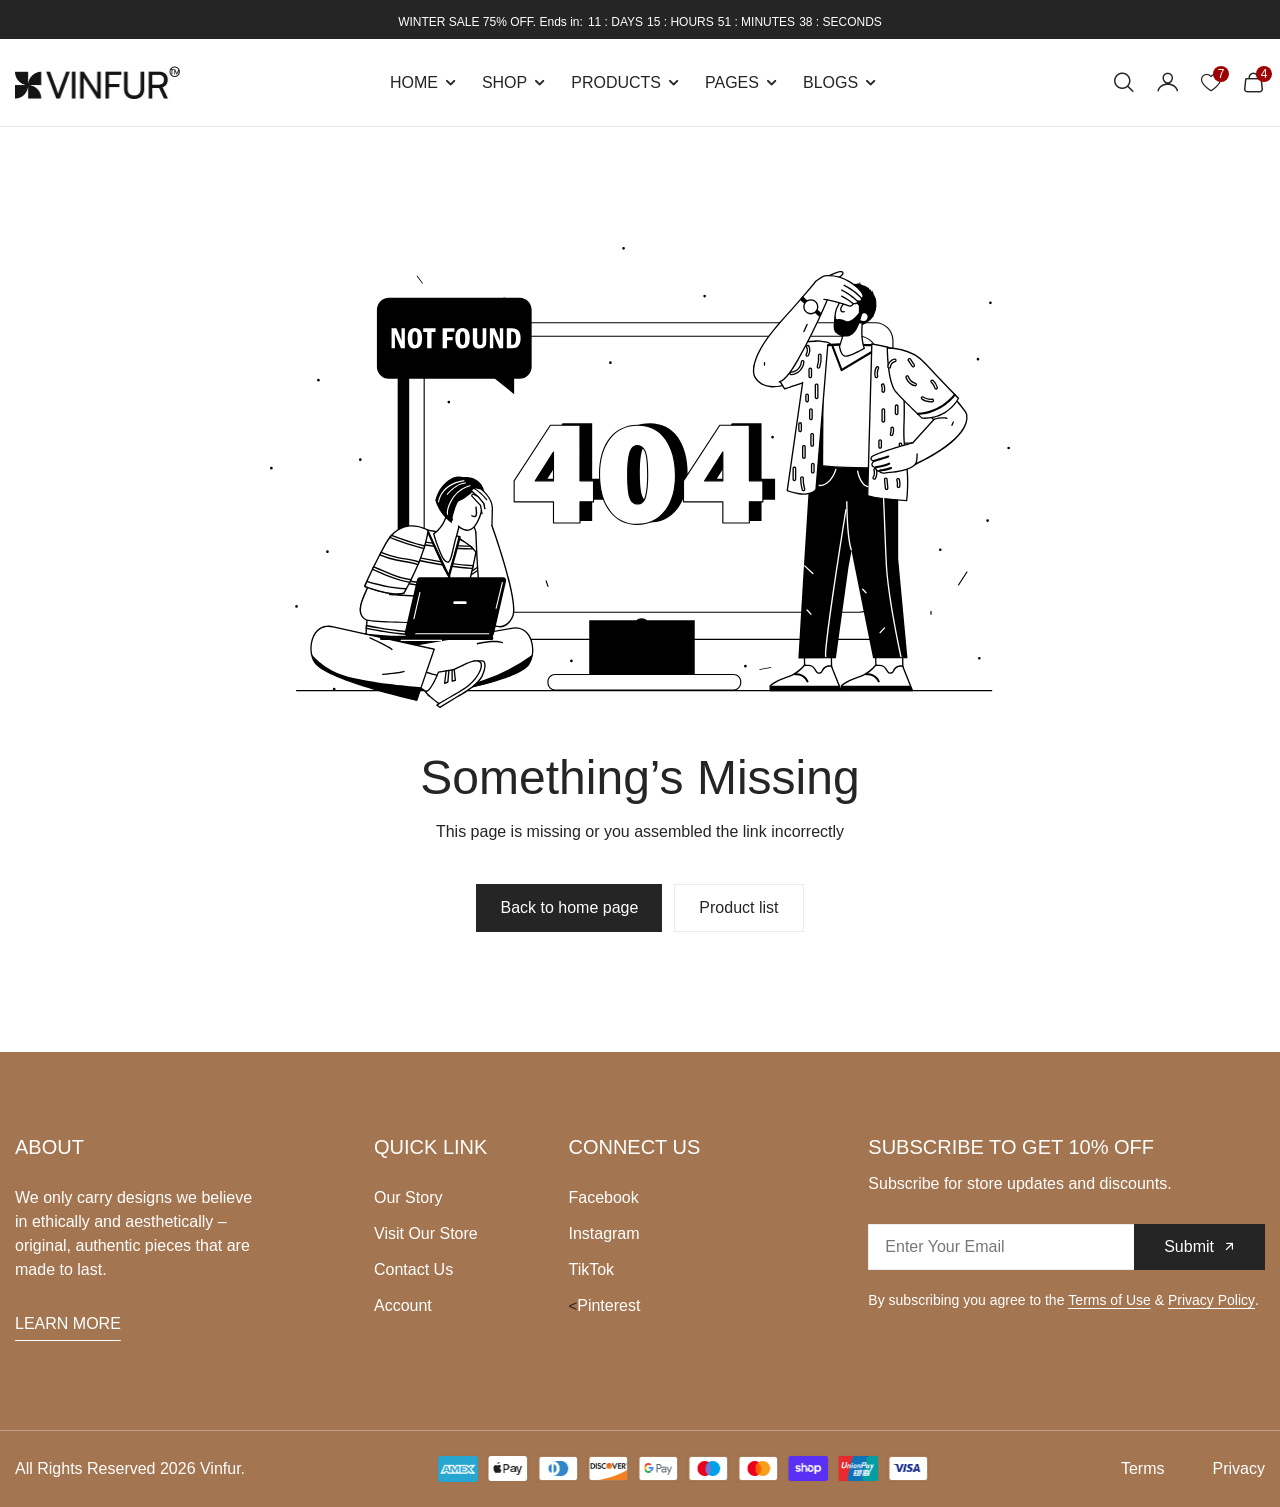
<file: 404-2.html>
<!DOCTYPE html>
<!--[if IE 8]><html class="ie" xmlns="http://www.w3.org/1999/xhtml" xml:lang="en-US" lang="en-US"> <![endif]-->
<!--[if (gte IE 9)|!(IE)]><!-->
<html xmlns="http://www.w3.org/1999/xhtml" xml:lang="en-US" lang="en-US">
<!--<![endif]-->

<head>
    <!-- Basic Page Needs -->
    <meta charset="utf-8">
    <!--[if IE ]><meta http-equiv="X-UA-Compatible" content="IE=edge,chrome=1"/><![endif]-->

    <meta name="author" content="themesflat.com">
    <title>An.Z Home Furnishings - Premium Home Decor Services</title>
    <meta name="description"
        content="VinFur offers modern, durable furniture from Vietnam — stylish sofas, dining sets, storage, and decor at fair prices with fast delivery.">
    <meta name="keywords"
        content="VinFur, furniture, modern furniture, home decor, sofas, dining sets, storage solutions, affordable furniture, stylish interiors">
    <meta name="viewport" content="width=device-width, initial-scale=1.0">


    <!-- Mobile Specific Metas -->
    <meta name="viewport" content="width=device-width, initial-scale=1, maximum-scale=1">

    <!-- Theme Style -->
    <link rel="stylesheet" type="text/css" href="css/bootstrap.css">
    <link rel="stylesheet" type="text/css" href="css/animate.min.css">
    <link rel="stylesheet" type="text/css" href="css/swiper-bundle.min.css">
    <link rel="stylesheet" type="text/css" href="css/bootstrap-select.min.css">
    <link rel="stylesheet" type="text/css" href="css/styles.css">


    <!-- Icon -->
    <link rel="stylesheet" type="text/css" href="icons/icomoon/style.css">

    <!-- Favicon and Touch Icons  -->
    <link rel="shortcut icon" href="images/favicon.svg">
    <link rel="apple-touch-icon-precomposed" href="images/favicon.svg">
</head>

<body>
    <!-- wrapper -->
    <div id="wrapper">

        <!-- Scroll Top -->
        <button id="goTop">
            <span class="border-progress"></span>
            <span class="icon icon-caret-up"></span>
        </button>

        <!-- preload -->
        <div class="preload preload-container" id="preload">
            <div class="preload-logo">
                <div class="spinner"></div>
            </div>
        </div>
        <!-- /preload -->

        <div class="top-bar style-default d-flex align-items-center justify-content-center">
            <div class="text-body-default">WINTER SALE 75% OFF. Ends in:
                <div class="tf-countdown style-default">
                    <div class="js-countdown" data-timer="1007500" data-labels=" : DAYS, : HOURS, : MINUTES, : SECONDS">
                    </div>
                </div>
            </div>
        </div>

        <!-- .header -->
        <header class="header header-sticky">
            <div class="tf-container w-1750">
                <div class="header-inner">
                    <a href="index.html" class="site-logo">
                        <img class="logo_header" alt="logo" width="165" height="32" src="images/logo/logo.png">
                    </a>
                    <nav class="main-menu">
                        <ul class="navigation box-nav-menu">
                            <li class="has-child text-menu menu-item"><a href="#"
                                    class="link-no-action toggle splitting item-link">
                                    Home
                                </a>
                                <div class="submenu sub-menu mega-menu mega-home">
                                    <div class="tf-container w-1246">
                                        <div class="row-demo">
                                            <div class="demo-item">
                                                <a href="index.html" class="demo-img">
                                                    <img width="278" height="370" src="images/header/homepage-1.jpg"
                                                        alt="Demo">
                                                </a>
                                                <a href="index.html" class="demo-name">Homepage 1</a>
                                            </div>
                                            <div class="demo-item">
                                                <a href="home02.html" class="demo-img">
                                                    <img width="278" height="370" src="images/header/homepage-2.jpg"
                                                        alt="Demo">
                                                </a>
                                                <a href="home02.html" class="demo-name">Homepage 2</a>
                                            </div>
                                            <div class="demo-item">
                                                <a href="home03.html" class="demo-img">
                                                    <img width="278" height="370" src="images/header/homepage-3.jpg"
                                                        alt="Demo">
                                                </a>
                                                <a href="home03.html" class="demo-name">Homepage 3</a>
                                            </div>
                                            <div class="demo-item">
                                                <a href="home04.html" class="demo-img">
                                                    <img width="278" height="370" src="images/header/homepage-4.jpg"
                                                        alt="Demo">
                                                </a>
                                                <a href="home04.html" class="demo-name">Homepage 4</a>
                                            </div>
                                        </div>
                                    </div>
                                </div>
                            </li>
                            <li class="has-child text-menu menu-item"><a href="#"
                                    class="link-no-action toggle splitting item-link">
                                    Shop
                                </a>
                                <div class="submenu sub-menu mega-menu mega-shop">
                                    <div class="tf-container w-1750">
                                        <div class="wrap-nav-link">
                                            <div class="col-nav-link mega-menu-item">
                                                <div class="h6 fw-5 mb_23 text_black menu-heading">
                                                    Shop Style
                                                </div>
                                                <ul class="sub-menu_list d-grid gap_10">
                                                    <li>
                                                        <a href="shop-style-01.html"
                                                            class="link text-body-default text_heading-color sub-menu_link">Shop
                                                            Default</a>
                                                    </li>
                                                    <li>
                                                        <a href="shop-style-02.html"
                                                            class="link text-body-default text_heading-color sub-menu_link">Shop
                                                            Style 2</a>
                                                    </li>
                                                    <li>
                                                        <a href="shop-style-03.html"
                                                            class="link text-body-default text_heading-color sub-menu_link">Shop
                                                            Style 3</a>
                                                    </li>
                                                    <li>
                                                        <a href="shop-style-04.html"
                                                            class="link text-body-default text_heading-color sub-menu_link">Shop
                                                            Style 4</a>
                                                    </li>
                                                </ul>
                                            </div>
                                            <div class="col-nav-link mega-menu-item">
                                                <div class="h6 fw-5 mb_23 text_black menu-heading">
                                                    Shop Layout
                                                </div>
                                                <ul class="sub-menu_list d-grid gap_10">
                                                    <li>
                                                        <a href="shop-grid-2-columns.html"
                                                            class="link text-body-default text_heading-color sub-menu_link">Grid
                                                            2 Columns</a>
                                                    </li>
                                                    <li>
                                                        <a href="shop-grid-3-columns.html"
                                                            class="link text-body-default text_heading-color sub-menu_link">Grid
                                                            3 Columns</a>
                                                    </li>
                                                    <li>
                                                        <a href="shop-grid-4-columns.html"
                                                            class="link text-body-default text_heading-color sub-menu_link">Grid
                                                            4 Columns</a>
                                                    </li>

                                                </ul>
                                            </div>
                                            <div class="col-nav-link mega-menu-item">
                                                <div class="h6 fw-5 mb_23 text_black menu-heading">
                                                    Shop Feature
                                                </div>
                                                <ul class="sub-menu_list d-grid gap_10">
                                                    <li>
                                                        <a href="shop-pagination.html"
                                                            class="link text-body-default text_heading-color sub-menu_link">Pagination
                                                            Links</a>
                                                    </li>
                                                    <li>
                                                        <a href="shop-load-more-button.html"
                                                            class="link text-body-default text_heading-color sub-menu_link">Load
                                                            More
                                                            Button</a>
                                                    </li>
                                                    <li>
                                                        <a href="shop-infinity-scroll.html"
                                                            class="link text-body-default text_heading-color sub-menu_link">Infinity
                                                            Scroll</a>
                                                    </li>
                                                </ul>
                                            </div>
                                        </div>
                                        <div class="wrap-banner d-flex">
                                            <div class="banner-menu hover-image">
                                                <div class="img-style">
                                                    <img width="396" height="487" loading="lazy" decoding="async"
                                                        src="images/header/banner-2.jpg" alt="banner">
                                                </div>
                                                <div class="content">
                                                    <div class="title d-flex align-items-center gap_10 mb_10">
                                                        <h5 class="text_white">New Season</h5>
                                                    </div>
                                                    <div class="text-caption-1 text_white">
                                                        <a href="shop-style-01.html"
                                                            class=" hover-underline-link  d-flex align-items-center gap_10">SHOP
                                                            NOW <i class="icon-arrow-right-up"></i></a>
                                                    </div>
                                                </div>
                                            </div>
                                            <div class="banner-menu hover-image">
                                                <div class="img-style">
                                                    <img width="396" height="487" loading="lazy" decoding="async"
                                                        src="images/header/banner-3.jpg" alt="banner">
                                                </div>
                                                <div class="content">
                                                    <div class="title d-flex align-items-center gap_10 mb_10">
                                                        <h5 class="text_white">Flash Sale</h5>
                                                        <span class="line"></span>
                                                        <h5 class="text_white">30% OFF</h5>
                                                    </div>
                                                    <div class="text-caption-1 text_white">
                                                        <a href="shop-style-01.html"
                                                            class=" hover-underline-link  d-flex align-items-center gap_10">SHOP
                                                            NOW <i class="icon-arrow-right-up"></i></a>
                                                    </div>
                                                </div>
                                            </div>
                                        </div>
                                    </div>
                                </div>
                            </li>
                            <li class="has-child text-menu menu-item "><a href="#"
                                    class="link-no-action toggle splitting item-link">
                                    Products
                                </a>
                                <div class="submenu sub-menu mega-menu mega-product ">
                                    <div class="tf-container w-1750">
                                        <div class="wrap-nav-link">
                                            <div class="col-nav-link mega-menu-item">
                                                <div class="h6 fw-5 mb_23 text_black menu-heading">
                                                    Product Style
                                                </div>
                                                <ul class="sub-menu_list d-grid gap_10">
                                                    <li>
                                                        <a href="product-style-01.html"
                                                            class="link text-body-default text_heading-color sub-menu_link">Product
                                                            Style 1
                                                        </a>
                                                    </li>
                                                    <li>
                                                        <a href="product-style-02.html"
                                                            class="link text-body-default text_heading-color sub-menu_link">Product
                                                            Style 2
                                                        </a>
                                                    </li>
                                                    <li>
                                                        <a href="product-style-03.html"
                                                            class="link text-body-default text_heading-color sub-menu_link">Product
                                                            Style 3
                                                        </a>
                                                    </li>
                                                    <li>
                                                        <a href="product-style-04.html"
                                                            class="link text-body-default text_heading-color sub-menu_link">Product
                                                            Style 4<span
                                                                class="tag hot demo-label text-small-2 ">Hot</span>
                                                        </a>
                                                    </li>
                                                    <li>
                                                        <a href="product-style-05.html"
                                                            class="link text-body-default text_heading-color sub-menu_link">Product
                                                            Style 5<span
                                                                class="tag trending demo-label text-small-2 ">Trending</span>
                                                        </a>
                                                    </li>
                                                    <li>
                                                        <a href="product-style-06.html"
                                                            class="link text-body-default text_heading-color sub-menu_link">Product
                                                            Style 6<span
                                                                class="tag trending demo-label text-small-2 ">Trending</span>
                                                        </a>
                                                    </li>
                                                </ul>
                                            </div>
                                            <div class="col-nav-link mega-menu-item">
                                                <div class="h6 fw-5 mb_23 text_black menu-heading">
                                                    Product Description
                                                </div>
                                                <ul class="sub-menu_list d-grid gap_10">
                                                    <li>
                                                        <a href="product-description-side-dropdown.html"
                                                            class="link text-body-default text_heading-color sub-menu_link">Description
                                                            Side
                                                            Dropdown</a>
                                                    </li>
                                                    <li>
                                                        <a href="product-description-side-full-accordion.html"
                                                            class="link text-body-default text_heading-color sub-menu_link">Description
                                                            Full
                                                            Accordions</a>
                                                    </li>
                                                    <li>
                                                        <a href="product-description-side-drawer.html"
                                                            class="link text-body-default text_heading-color sub-menu_link">Description
                                                            Side
                                                            Drawer</a>
                                                    </li>
                                                </ul>
                                            </div>
                                            <div class="col-nav-link mega-menu-item">
                                                <div class="h6 fw-5 mb_23 text_black menu-heading">
                                                    Product Details
                                                </div>
                                                <ul class="sub-menu_list d-grid gap_10">
                                                    <li>
                                                        <a href="product-inner-zoom.html"
                                                            class="link text-body-default text_heading-color sub-menu_link">Product
                                                            Inner
                                                            Zoom</a>
                                                    </li>
                                                    <li>
                                                        <a href="product-inner-circle-zoom.html"
                                                            class="link text-body-default text_heading-color sub-menu_link">Product
                                                            Inner
                                                            Circle Zoom</a>
                                                    </li>
                                                    <li>
                                                        <a href="product-no-zoom.html"
                                                            class="link text-body-default text_heading-color sub-menu_link">Product
                                                            No
                                                            Zoom</a>
                                                    </li>


                                                </ul>
                                            </div>
                                            <div class="col-nav-link mega-menu-item">
                                                <div class="h6 fw-5 mb_23 text_black menu-heading">
                                                    Product Features
                                                </div>
                                                <ul class="sub-menu_list d-grid gap_10">
                                                    <li>
                                                        <a href="product-pickup-available.html"
                                                            class="link text-body-default text_heading-color sub-menu_link">Pickup
                                                            Available</a>
                                                    </li>
                                                    <li>
                                                        <a href="product-swatch-image.html"
                                                            class="link text-body-default text_heading-color sub-menu_link">Swatch
                                                            Image</a>
                                                    </li>
                                                    <li>
                                                        <a href="product-together.html"
                                                            class="link text-body-default text_heading-color sub-menu_link">Buy
                                                            Together<span
                                                                class="tag new demo-label text-small-2 ">New</span></a>
                                                    </li>
                                                    <li>
                                                        <a href="product-volume-discount.html"
                                                            class="link text-body-default text_heading-color sub-menu_link">Volume
                                                            Discount</a>
                                                    </li>
                                                </ul>
                                            </div>
                                        </div>
                                        <div class="wrap-prd d-flex gap_24 mn-none">
                                            <div class="list-ver">
                                                <div class="prd-nav-item hover-image">
                                                    <div class="img-style">
                                                        <img width="240" height="240" loading="lazy" decoding="async"
                                                            src="images/header/prd-nav-1.jpg" alt="product">
                                                        <a href="#quickView" data-bs-toggle="modal"
                                                            class="hover-tooltip tooltip-top box-icon">
                                                            <span class="icon icon-view"></span>
                                                            <span class="tooltip">Quick view</span>
                                                        </a>
                                                    </div>
                                                    <div class="">
                                                        <a href="shop-style-01.html"
                                                            class="h6 link text_heading-color mb_5">
                                                            Cub Chair
                                                        </a>
                                                        <div class="price">
                                                            <span class="text-body-2">$2,499.00</span><span
                                                                class="old-price">$2,899.00</span>
                                                        </div>
                                                    </div>
                                                </div>
                                                <div class="prd-nav-item hover-image">
                                                    <div class="img-style">
                                                        <img width="240" height="240" loading="lazy" decoding="async"
                                                            src="images/header/prd-nav-2.jpg" alt="product">
                                                        <a href="#quickView" data-bs-toggle="modal"
                                                            class="hover-tooltip tooltip-top box-icon">
                                                            <span class="icon icon-view"></span>
                                                            <span class="tooltip">Quick view</span>
                                                        </a>
                                                    </div>
                                                    <div class="">
                                                        <a href="shop-style-01.html"
                                                            class="h6 link  text_heading-color mb_5">
                                                            Virgule Armchair
                                                        </a>
                                                        <div class="price">
                                                            <span class="text-body-2">$2,499.00</span>
                                                        </div>
                                                    </div>
                                                </div>
                                            </div>
                                        </div>
                                    </div>
                                </div>
                            </li>
                            <li class="has-child text-menu menu-item"><a href="#"
                                    class="link-no-action toggle splitting item-link">
                                    Pages
                                </a>
                                <div class="submenu sub-menu mega-menu mega-page">
                                    <div class="wrap-nav-link">
                                        <div class="col-nav-link">
                                            <div class="d-grid gap_10">
                                                <a href="about-us.html"
                                                    class="link text-body-default text_heading-color sub-menu_link">About
                                                    Us</a>
                                                <a href="contact.html"
                                                    class="link text-body-default text_heading-color sub-menu_link">Contact
                                                    Us</a>
                                                <a href="our-store.html"
                                                    class="link text-body-default text_heading-color sub-menu_link">Store
                                                    Location</a>
                                                <a href="my-account.html"
                                                    class="link text-body-default text_heading-color sub-menu_link">My
                                                    Account</a>
                                                <a href="faqs.html"
                                                    class="link text-body-default text_heading-color sub-menu_link">FAQ</a>
                                                <a href="shop-cart.html"
                                                    class="link text-body-default text_heading-color sub-menu_link">Cart
                                                    Drawer</a>
                                                <a href="before-you-leave.html"
                                                    class="link text-body-default text_heading-color sub-menu_link">Before
                                                    You Leave</a>
                                                <a href="product-popup.html"
                                                    class="link text-body-default text_heading-color sub-menu_link">Products
                                                    Popup</a>
                                                <a href="index.html"
                                                    class="link text-body-default text_heading-color sub-menu_link">Newspaper
                                                    Popup</a>
                                                <a href="404.html"
                                                    class="link text-body-default text_heading-color sub-menu_link">404</a>
                                                <a href="#"
                                                    class="link text-body-default text_heading-color sub-menu_link">Coming
                                                    Soon!</a>
                                            </div>
                                        </div>
                                    </div>

                                </div>
                            </li>
                            <li class="has-child text-menu menu-item position-relative"><a href="#"
                                    class="toggle splitting item-link link-no-action">
                                    Blogs
                                </a>
                                <div class="submenu sub-menu menu-defaul">

                                    <ul class="sub-menu_list d-grid gap_10">
                                        <li>
                                            <a href="blog-style-1.html"
                                                class="link text-body-default text_heading-color sub-menu_link">Blog
                                                List Style 1</a>
                                        </li>
                                        <li>
                                            <a href="blog-style-2.html"
                                                class="link text-body-default text_heading-color sub-menu_link">Blog
                                                List Style 2</a>
                                        </li>
                                        <li>
                                            <a href="blog-style-3.html"
                                                class="link text-body-default text_heading-color sub-menu_link">Blog
                                                List Style 3</a>
                                        </li>
                                        <li>
                                            <a href="blog-post.html"
                                                class="link text-body-default text_heading-color sub-menu_link">Blog
                                                Post</a>
                                        </li>
                                    </ul>
                                </div>
                            </li>
                            <li class="text-menu menu-item">
                                <a href="constacts.html" class="toggle splitting item-link btn-buy-theme">
                                    Buy Template!
                                </a>
                            </li>
                        </ul>
                    </nav>
                    <div class="header-right d-flex align-items-center gap_20">
                        <ul class="nav-icon-list">
                            <li class="d-none d-md-flex">
                                <a class="nav-icon-item link" href="#search" data-bs-toggle="modal">
                                    <i class="icon icon-magnifying-glass"></i>
                                </a>
                            </li>
                            <li class="d-none d-lg-flex">
                                <a href="#login" data-bs-toggle="offcanvas" class="nav-icon-item link">
                                    <i class="icon icon-user"></i>
                                </a>
                            </li>
                            <li class="d-none d-sm-flex position-relative">
                                <a class="nav-icon-item link" href="wishlist.html">
                                    <i class="icon icon-heart"></i>
                                </a>
                                <span class="count">7</span>
                            </li>
                            <li class="shop-cart" data-bs-toggle="modal" data-bs-target="#shoppingCart">
                                <a class="nav-icon-item link" href="#shoppingCart" data-bs-toggle="modal">
                                    <i class="icon icon-bag"></i>
                                </a>
                                <span class="count">4</span>
                            </li>
                        </ul>
                        <a href="#mobileMenu" data-bs-toggle="offcanvas" class="mobile-button d-xl-none">
                            <div class="burger">
                                <span></span>
                                <span></span>
                                <span></span>
                            </div>
                        </a>
                    </div>
                </div>
            </div>
        </header>
        <!-- End header -->


        <!-- 404 -->
        <section class="section-404 tf-spacing-1">
            <div class="container">
                <div class="row">
                    <div class="col-md-8 offset-md-2 col-sm-10 offset-sm-1">
                        <div class="image">
                            <img loading="lazy" width="930" height="579" src="images/sections/404.svg" alt="Image">
                        </div>
                    </div>
                    <div class="col-12">
                        <div class="wrap">
                            <div class="content">
                                <h2 class="title">Something’s Missing</h2>
                                <p class="sub-title cl-text-2">This page is missing or you assembled the link
                                    incorrectly</p>
                            </div>
                            <div class="group-btn d-flex">
                                <a href="index.html" class="tf-btn btn-bg-secondary animate-btn">
                                    Back to home page
                                </a>
                                <a href="shop-style-01.html" class="tf-btn btn-border animate-fill">
                                    Product list
                                </a>
                            </div>
                        </div>
                    </div>
                </div>
            </div>
        </section>
        <!-- /404 -->

        <!-- Footer -->
        <footer class="footer">
            <div class="footer-body">
                <div class="tf-container">
                    <div class="row">
                        <div class="col-lg-3 col-md-6">
                            <div class="footer-about">
                                <div class="text-uppercase h5 mb_24 footer-title text_white">about</div>
                                <p class="text-body-default text_white mb_24">We only carry designs we believe
                                    in
                                    ethically and aesthetically
                                    – original, authentic pieces that are made to last.</p>
                                <a href="about-us.html"
                                    class="hover-underline-link text_white text-body-default text-uppercase">learn
                                    more</a>
                            </div>
                        </div>
                        <div class="col-lg-5 col-md-6">
                            <div class="wrap-footer-col-block">
                                <div class="footer-col-block">
                                    <div class=" h5 footer-heading footer-heading-mobile footer-title text_white mb_24">
                                        Quick
                                        Link</div>
                                    <div class="tf-collapse-content">
                                        <ul class="footer-menu-list d-grid gap_12">
                                            <li>
                                                <a href="about-us.html" class="link-2 text-body-default text_white">Our
                                                    Story</a>
                                            </li>
                                            <li>
                                                <a href="shop-default.html"
                                                    class="link-2 text-body-default text_white">Visit Our
                                                    Store</a>
                                            </li>
                                            <li>
                                                <a href="contact.html"
                                                    class="link-2 text-body-default text_white">Contact
                                                    Us</a>
                                            </li>
                                            <li>
                                                <a href="my-account.html"
                                                    class="link-2 text-body-default text_white">Account</a>
                                            </li>
                                        </ul>
                                    </div>
                                </div>
                                <div class="footer-col-block">
                                    <div class="h5 footer-heading footer-heading-mobile footer-title text_white mb_24">
                                        Connect Us</div>
                                    <div class="tf-collapse-content">
                                        <ul class="footer-menu-list d-grid gap_12">
                                            <li>
                                                <a href="https://www.facebook.com/" target="_blank"
                                                    class="link-2 text-body-default text_white">Facebook</a>
                                            </li>
                                            <li>
                                                <a href="https://www.instagram.com/" target="_blank"
                                                    class="link-2 text-body-default text_white">Instagram</a>
                                            </li>
                                            <li>
                                                <a href="https://www.tiktok.com/" target="_blank"
                                                    class="link-2 text-body-default text_white">TikTok</a>
                                            </li>
                                            <li>
                                                <<a href="https://www.pinterest.com/" target="_blank"
                                                    class="link-2 text-body-default text_white">Pinterest</a>
                                            </li>
                                        </ul>
                                    </div>
                                </div>
                            </div>
                        </div>
                        <div class="col-lg-4">
                            <div class="footer-newsletter">
                                <div class="footer-title text_white mb_28">
                                    <div class="h5 text-uppercase mb_10 text_white">subscribe to get 10% off</div>
                                    <p class="text-body-default text_white">Subscribe for store updates and
                                        discounts.
                                    </p>
                                </div>
                                <form method="post" class="form-newsletter mb_20" action="#" accept-charset="utf-8">
                                    <div class="wrap">
                                        <fieldset class=" position-relative">
                                            <input type="email" class="tb-my-input style-border" name="email"
                                                placeholder="Enter Your Email" required="">
                                        </fieldset>
                                        <button name="submit" type="submit" class="btn-submit animate-btn">
                                            <span class="text-body-default fw-5">Submit</span><i
                                                class="icon-arrow-right-up2"></i>
                                        </button>
                                    </div>
                                </form>
                                <p class="text-caption-1 text_white">By subscribing you agree to the <a
                                        href="terms-conditions.html" class="hover-underline-link">Terms of
                                        Use</a> & <a href="privacy-policy.html" class="hover-underline-link">Privacy
                                        Policy</a>.</p>
                            </div>
                        </div>
                    </div>
                </div>
            </div>
            <div class="footer-bottom">
                <div class="tf-container">
                    <div class="wrap-footer-bottom">
                        <p class="text_white">All Rights Reserved 2026 Vinfur.</p>
                        <ul class="payment-method-list d-flex gap_8 justify-content-center flex-wrap">
                            <li>
                                <a href="#"><img width="40" height="25" src="images/payment/amex.png" alt=""></a>
                            </li>
                            <li>
                                <a href="#"><img width="40" height="25" src="images/payment/payment-1.png" alt=""></a>
                            </li>
                            <li>
                                <a href="#"><img width="40" height="25" src="images/payment/payment-2.png" alt=""></a>
                            </li>
                            <li>
                                <a href="#"><img width="40" height="25" src="images/payment/payment-3.png" alt=""></a>
                            </li>
                            <li>
                                <a href="#"><img width="40" height="25" src="images/payment/payment-4.png" alt=""></a>
                            </li>
                            <li>
                                <a href="#"><img width="40" height="25" src="images/payment/payment-5.png" alt=""></a>
                            </li>
                            <li>
                                <a href="#"><img width="40" height="25" src="images/payment/payment-6.png" alt=""></a>
                            </li>
                            <li>
                                <a href="#"><img width="40" height="25" src="images/payment/payment-7.png" alt=""></a>
                            </li>
                            <li>
                                <a href="#"><img width="40" height="25" src="images/payment/payment-8.png" alt=""></a>
                            </li>
                            <li>
                                <a href="#"><img width="40" height="25" src="images/payment/payment-9.png" alt=""></a>
                            </li>
                        </ul>
                        <div class="right d-flex ">
                            <a href="terms-conditions.html" class="text-body-default link-2 text_white ">Terms</a>
                            <a href="privacy-policy.html" class="text-body-default link-2 text_white">Privacy</a>
                        </div>
                    </div>
                </div>
            </div>
        </footer>
        <!-- /Footer -->

    </div>
    <!-- /wrapper -->

    <!-- Toolbar -->
    <div class="tf-toolbar-bottom">
        <div class="toolbar-item">
            <a href="shop-default.html">
                <span class="toolbar-icon">
                    <i class="icon icon-storefront"></i>
                </span>
                <span class="toolbar-label">Shop</span>
            </a>
        </div>
        <div class="toolbar-item">
            <a href="#search" data-bs-toggle="modal">
                <span class="toolbar-icon">
                    <i class="icon icon-magnifying-glass"></i>
                </span>
                <span class="toolbar-label">Search</span>
            </a>
        </div>
        <div class="toolbar-item">
            <a href="my-account.html">
                <span class="toolbar-icon">
                    <i class="icon icon-user"></i>
                </span>
                <span class="toolbar-label">Account</span>
            </a>
        </div>
        <div class="toolbar-item">
            <a href="wishlist.html">
                <span class="toolbar-icon">
                    <i class="icon icon-heart"></i>
                    <span class="toolbar-count">7</span>
                </span>
                <span class="toolbar-label">Wishlist</span>
            </a>
        </div>
        <div class="toolbar-item">
            <a href="shop-cart.html">
                <span class="toolbar-icon">
                    <i class="icon icon-bag"></i>
                    <span class="toolbar-count">4</span>
                </span>
                <span class="toolbar-label">Cart</span>
            </a>
        </div>
    </div>
    <!-- /Toolbar -->

    <!-- Mobile Menu -->
    <div class="offcanvas offcanvas-start canvas-mb" id="mobileMenu">
        <span class="icon-close-popup" data-bs-dismiss="offcanvas">
            <i class="icon-close"></i>
        </span>
        <div class="canvas-header">
            <a href="index.html" class="site-logo">
                <img class="logo_header" alt="logo" width="165" height="32" src="images/logo/logo.svg">
            </a>
            <a href="#login" data-bs-toggle="offcanvas" class="tf-btn btn-bg-secondary">
                Login
                <i class="icon icon-user"></i>
            </a>
            <span class="br-line"></span>
        </div>
        <div class="canvas-body">
            <div class="mb-content-top">
                <ul class="nav-ul-mb" id="wrapper-menu-navigation"></ul>
            </div>
            <div class="group-btn">
                <a href="wishlist.html" class="tf-btn btn-bg-primary style-2">
                    Wishlist
                    <i class="icon icon-heart"></i>
                </a>
                <div data-bs-dismiss="offcanvas">
                    <a href="#search" data-bs-toggle="modal" class="tf-btn btn-bg-primary style-2">
                        Search
                        <i class="icon icon-magnifying-glass"></i>
                    </a>
                </div>
            </div>
            <div class="flow-us-wrap">
                <div class="h5 title">Follow us on</div>
                <ul class="tf-social-icon d-flex gap_8">
                    <li><a href="https://www.facebook.com/" target="_blank" class="social-facebook">
                            <span class="icon-facebook"></span>
                        </a></li>
                    <li><a href="https://www.pinterest.com/" target="_blank" class="social-pinterest">
                            <span class="icon-pinterest"></span>
                        </a></li>
                    <li><a href="https://x.com/" target="_blank" class=" social-x">
                            <span class="icon-xlogo"></span>
                        </a></li>
                    <li><a href="https://www.tiktok.com/" target="_blank" class="social-linkin ">
                            <span class="icon-tiktok"></span>
                        </a></li>
                </ul>
            </div>
            <div class="payment-wrap">
                <div class=" h5 title">Payment:</div>
                <ul class="payment-method-list d-flex gap_8">
                    <li>
                        <a href="#"><img width="40" height="25" src="images/payment/amex.png" alt=""></a>
                    </li>
                    <li>
                        <a href="#"><img width="40" height="25" src="images/payment/payment-1.png" alt=""></a>
                    </li>
                    <li>
                        <a href="#"><img width="40" height="25" src="images/payment/payment-2.png" alt=""></a>
                    </li>
                    <li>
                        <a href="#"><img width="40" height="25" src="images/payment/payment-3.png" alt=""></a>
                    </li>
                    <li>
                        <a href="#"><img width="40" height="25" src="images/payment/payment-4.png" alt=""></a>
                    </li>
                    <li>
                        <a href="#"><img width="40" height="25" src="images/payment/payment-5.png" alt=""></a>
                    </li>

                </ul>
            </div>
        </div>
        <div class="canvas-footer">
            <div class="tf-currencies">
                <select class="tf-dropdown-select style-default type-currencies">
                    <option selected data-thumbnail="images/country/us.png">USD</option>
                    <option data-thumbnail="images/country/vie.png">VND</option>
                </select>
            </div>
            <span class="br-line"></span>
            <div class="tf-languages">
                <select class="tf-dropdown-select style-default type-languages">
                    <option>English</option>
                    <option>العربية</option>
                    <option>简体中文</option>
                    <option>اردو</option>
                </select>
            </div>
        </div>
    </div>
    <!-- /Mobile Menu -->

    <!-- Compare -->
    <div class="modal modalCentered fade modal-compare" id="compare">
        <div class="modal-dialog modal-dialog-centered">
            <div class="modal-content">
                <span class="icon-close-popup" data-bs-dismiss="modal">
                    <i class="icon-close"></i>
                </span>
                <div class="modal-heading">
                    <div class="h4 title text-uppercase">compare products</div>
                </div>
                <div class="modal-body main-list-clear">
                    <div class="tf-compare-inner">
                        <div class="tf-compare-list list-empty">
                            <p class="text-empty">Your compare is curently empty</p>
                            <div class="tf-compare-item card-product file-delete">
                                <div class="card-product_wrapper aspect-ratio-1">
                                    <span class="remove icon-close"></span>
                                    <a href="product-style-01.html" class="product-img">
                                        <img width="250" height="250" loading="lazy" decoding="async"
                                            src="images/products/prd-compare-1.jpg" alt="Image Product"
                                            class="img-product">
                                        <img width="250" height="250" loading="lazy" decoding="async"
                                            src="images/products/prd-compare-1_1.jpg" alt="Image Product"
                                            class="lazyload img-hover">
                                    </a>
                                </div>
                                <div class="card_product-info text-center">
                                    <a href="product-style-01.html" class="name-product h6 link text-line-clamp-2">
                                        Torii Love Console
                                    </a>
                                    <div class="price-wrap justify-content-center">
                                        <span class="price-new fw-medium">$1,999.00</span>
                                        <span class="price-old fw-normal text-caption-1">$3,199.00</span>
                                    </div>
                                </div>
                            </div>
                            <div class="tf-compare-item card-product file-delete">
                                <div class="card-product_wrapper aspect-ratio-1">
                                    <span class="remove icon-close"></span>
                                    <a href="product-style-01.html" class="product-img">
                                        <img width="250" height="250" loading="lazy" decoding="async"
                                            src="images/products/prd-compare-2.jpg" alt="Image Product"
                                            class="img-product">
                                        <img width="250" height="250" loading="lazy" decoding="async"
                                            src="images/products/prd-compare-2_1.jpg" alt="Image Product"
                                            class="lazyload img-hover">
                                    </a>
                                </div>
                                <div class="card_product-info text-center">
                                    <a href="product-style-01.html" class="name-product h6 link text-line-clamp-2">
                                        Dune Dining Chair
                                    </a>
                                    <div class="price-wrap justify-content-center">
                                        <span class="price-new fw-medium">$499.00</span>
                                        <span class="price-old fw-normal text-caption-1">$799.00</span>
                                    </div>
                                </div>
                            </div>
                            <div class="tf-compare-item card-product file-delete">
                                <div class="card-product_wrapper aspect-ratio-1">
                                    <span class="remove icon-close"></span>
                                    <a href="product-style-01.html" class="product-img">
                                        <img width="250" height="250" loading="lazy" decoding="async"
                                            src="images/products/prd-compare-3.jpg" alt="Image Product"
                                            class="img-product">
                                        <img width="250" height="250" loading="lazy" decoding="async"
                                            src="images/products/prd-compare-3_1.jpg" alt="Image Product"
                                            class="lazyload img-hover">
                                    </a>
                                </div>
                                <div class="card_product-info text-center">
                                    <a href="product-style-01.html" class="name-product h6 link text-line-clamp-2">
                                        Planet Chair
                                    </a>
                                    <div class="price-wrap justify-content-center">
                                        <span class="price-new fw-medium">$750.00</span>
                                        <span class="price-old fw-normal text-caption-1">$1,249.00</span>
                                    </div>
                                </div>
                            </div>
                            <div class="tf-compare-item card-product file-delete">
                                <div class="card-product_wrapper aspect-ratio-1">
                                    <span class="remove icon-close"></span>
                                    <a href="product-style-01.html" class="product-img">
                                        <img width="250" height="250" loading="lazy" decoding="async"
                                            src="images/products/prd-compare-4.jpg" alt="Image Product"
                                            class="img-product">
                                        <img width="250" height="250" loading="lazy" decoding="async"
                                            src="images/products/prd-compare-4_1.jpg" alt="Image Product"
                                            class="lazyload img-hover">
                                    </a>
                                </div>
                                <div class="card_product-info text-center">
                                    <a href="product-style-01.html" class="name-product h6 link text-line-clamp-2">
                                        Planet Bar Chair
                                    </a>
                                    <div class="price-wrap justify-content-center">
                                        <span class="price-new fw-medium">$899.00</span>
                                        <span class="price-old fw-normal text-caption-1">$1,299.00</span>
                                    </div>
                                </div>
                            </div>
                        </div>
                    </div>
                    <div class="group-btn">
                        <a href="compare.html" class="tf-btn btn-bg-secondary animate-btn fw-medium">
                            COMPARE <span class="count-item-compare">(4)</span>
                        </a>
                        <button type="button" class="tf-btn btn-border animate-btn animate-dark clear-list-empty">
                            <span>CLEAR ALL</span>
                        </button>
                    </div>
                </div>
            </div>
        </div>
    </div>
    <!-- /Compare -->

    <!-- quick-view -->
    <div class="modal modalCentered fade modal-quick-view" id="quickView">
        <div class="modal-dialog modal-dialog-centered">
            <div class="modal-content">
                <i class="icon icon-x icon-close-popup" data-bs-dismiss="modal"></i>
                <div class="tf-product-media-wrap tf-btn-swiper-item">
                    <div dir="ltr" class="swiper tf-single-slide">
                        <div class="swiper-wrapper">
                            <div class="swiper-slide" data-size="XS" data-color="orange">
                                <div class="item">
                                    <img loading="lazy" decoding="async" width="611" height="780"
                                        src="images/products/prd-quickview-1.jpg" alt="Image">
                                </div>
                            </div>
                            <div class="swiper-slide" data-size="L" data-color="beige">
                                <div class="item">
                                    <img loading="lazy" decoding="async" width="611" height="780"
                                        src="images/products/prd-quickview-2.jpg" alt="Image">
                                </div>
                            </div>
                            <div class="swiper-slide" data-size="M" data-color="mochagray">
                                <div class="item">
                                    <img loading="lazy" decoding="async" width="611" height="780"
                                        src="images/products/prd-quickview-3.jpg" alt="Image">
                                </div>
                            </div>
                        </div>
                    </div>
                </div>
                <div class="tf-product-info-wrap">
                    <div class="tf-product-info-inner tf-product-info-list">
                        <div class="tf-product-info-heading">

                            <a href="product-style-01.html"
                                class="link product-info-name text-uppercase h5 text_heading-color">Dune Dining
                                Chair</a>
                            <div class="product-info-price">
                                <div class="price-wrap d-flex align-items-center gap_10">
                                    <span class="price-new price-on-sale h4 text_heading-color">$2,499.00</span>
                                    <span class="price-old compare-at-price h6">$2,899.00</span>
                                    <div class="tag-discount d-flex align-items-center gap_6">
                                        <i class="icon-tag"></i>
                                        <span>30% OFF</span>
                                    </div>
                                </div>
                            </div>
                            <p class="product-infor-sub text-body-default text_body-color-2 ">Lorem ipsum dolor sit amet
                                nec
                                etiamconsectetur.
                                Egestas cursus a maecenas massa facilisi adipiscing dolor iaculis. In mattis nec morbi.
                            </p>
                        </div>
                        <div class="tf-product-variant w-full mb_42">
                            <div class="variant-picker-item variant-color">
                                <div class="variant-picker-label">
                                    <div class="h6 fw-semibold fw-4 text_heading-color">
                                        Colors
                                        <span
                                            class="variant-picker-label-value value-currentColor text-body-default fw-5 ">orange</span>
                                    </div>
                                </div>
                                <div class="variant-picker-values">
                                    <div class="hover-tooltip tooltip-bot color-btn active" data-color="orange">
                                        <span class="check-color bg-rustybrown"></span>
                                        <span class="tooltip">Orange</span>
                                    </div>
                                    <div class="hover-tooltip tooltip-bot color-btn" data-color="beige">
                                        <span class="check-color bg-lightbeige"></span>
                                        <span class="tooltip">Beige</span>
                                    </div>
                                    <div class="hover-tooltip tooltip-bot color-btn" data-color="mochagray">
                                        <span class="check-color bg-mochagray"></span>
                                        <span class="tooltip">Mochagray</span>
                                    </div>
                                </div>
                            </div>
                            <div class="group-btn variant-quantity d-flex align-items-center justify-content-between">
                                <div class="text-body-default">Quantity</div>
                                <div class="wg-quantity">
                                    <button class="btn-quantity btn-decrease">
                                        <i class="icon icon-minus"></i>
                                    </button>
                                    <input class="quantity-product" type="text" name="number" value="1">
                                    <button class="btn-quantity btn-increase">
                                        <i class="icon icon-plus"></i>
                                    </button>
                                </div>
                            </div>
                        </div>
                        <div class="tf-product-total-quantity w-full ">
                            <div class="group-btn flex-md-nowrap mb_15">
                                <a href="#shoppingCart" data-bs-toggle="modal"
                                    class="tf-btn btn-bg-primary animate-btn btn-h-52 btn-add-to-cart">
                                    ADD TO BAG<span class="price-add d-none d-sm-flex">$2,499.00</span>
                                </a>
                                <button type="button"
                                    class="d-none d-sm-flex hover-tooltip box-icon btn-add-wishlist flex-sm-shrink-0">
                                    <span class="icon icon-heart"></span>
                                    <span class="tooltip">Add to Wishlist</span>
                                </button>
                                <a href="#compare" data-bs-toggle="modal" aria-controls="compare"
                                    class="d-none d-sm-flex hover-tooltip tooltip-top box-icon flex-sm-shrink-0">
                                    <span class="icon icon-compare"></span>
                                    <span class="tooltip">Compare</span>
                                </a>
                            </div>
                            <div class="group-btn">
                                <a href="checkout.html"
                                    class="tf-btn btn-bg-secondary animate-btn btn-h-52  w-full animate-btn">
                                    BUY IT NOW
                                </a>
                            </div>
                        </div>
                        <a href="product-style-01.html" class="tf-btn-line hover-underline-link">
                            <span class="text-body-default">View full details</span>
                            <i class="icon icon-arrow-right-up fs-10"></i>
                        </a>
                    </div>
                </div>
            </div>
        </div>
    </div>
    <!-- end quick-view -->

    <!-- quick-add -->
    <div class="modal modalCentered fade modal-quick-add" id="quickAdd">
        <div class="modal-dialog modal-dialog-centered">
            <div class="modal-content">
                <i class="icon icon-x icon-close-popup" data-bs-dismiss="modal"></i>
                <div class="tf-product-info-wrap">
                    <div class="tf-product-info-inner tf-product-info-list">
                        <div class="tf-product-info-heading d-flex gap_15">
                            <div class="img-prd">
                                <img loading="lazy" decoding="async" width="107" height="107"
                                    src="images/products/prd-quick-add.jpg" alt="product">
                            </div>
                            <div>
                                <a href="product-style-01.html"
                                    class="link product-info-name text-uppercase text-body-default fw-5 text_heading-color">Dune
                                    Dining Chair</a>
                                <div class="product-info-price">
                                    <div class="price-wrap d-flex align-items-center gap_10">
                                        <span
                                            class="price-new price-on-sale text-body-default text_heading-color fw-5">$2,499.00</span>
                                        <span class="price-old compare-at-price text-caption-1 fw">$2,899.00</span>
                                        <div class="tag-discount d-flex align-items-center gap_6">
                                            <i class="icon-tag"></i>
                                            <span class="text-caption-1">30% OFF</span>
                                        </div>
                                    </div>
                                </div>
                            </div>
                        </div>
                        <div class="tf-product-variant w-full">
                            <div class="variant-picker-item variant-color">
                                <div class="variant-picker-label">
                                    <div class="h6 fw-semibold fw-4 text_heading-color">
                                        Colors
                                        <span
                                            class="variant-picker-label-value value-currentColor text-body-default fw-5 ">orange</span>
                                    </div>
                                </div>
                                <div class="variant-picker-values">
                                    <div class="hover-tooltip tooltip-bot color-btn active" data-color="orange">
                                        <span class="check-color bg-rustybrown"></span>
                                        <span class="tooltip">Orange</span>
                                    </div>
                                    <div class="hover-tooltip tooltip-bot color-btn" data-color="beige">
                                        <span class="check-color bg-lightbeige"></span>
                                        <span class="tooltip">Beige</span>
                                    </div>
                                    <div class="hover-tooltip tooltip-bot color-btn" data-color="mochagray">
                                        <span class="check-color bg-mochagray"></span>
                                        <span class="tooltip">Mochagray</span>
                                    </div>
                                </div>
                            </div>
                        </div>
                        <div class="group-btn variant-quantity d-flex align-items-center justify-content-between">
                            <div class="text-body-default">Quantity</div>
                            <div class="wg-quantity">
                                <button class="btn-quantity btn-decrease">
                                    <i class="icon icon-minus"></i>
                                </button>
                                <input class="quantity-product" type="text" name="number" value="1">
                                <button class="btn-quantity btn-increase">
                                    <i class="icon icon-plus"></i>
                                </button>
                            </div>
                        </div>
                    </div>
                    <div class="tf-product-total-quantity w-full">
                        <div class="group-btn flex-md-nowrap mb_15">
                            <a href="#shoppingCart" data-bs-toggle="modal"
                                class="tf-btn btn-bg-primary btn-h-52 btn-add-to-cart animate-btn">
                                ADD TO BAG<span class="price-add d-none d-sm-flex">$2,499.00</span>
                            </a>
                            <button type="button"
                                class="d-none d-sm-flex hover-tooltip box-icon btn-add-wishlist flex-sm-shrink-0">
                                <span class="icon icon-heart"></span>
                                <span class="tooltip">Add to Wishlist</span>
                            </button>
                            <a href="#compare" data-bs-toggle="modal" aria-controls="compare"
                                class="d-none d-sm-flex hover-tooltip tooltip-top box-icon flex-sm-shrink-0">
                                <span class="icon icon-compare"></span>
                                <span class="tooltip">Compare</span>
                            </a>
                        </div>
                        <div class="group-btn">
                            <a href="checkout.html" class="tf-btn btn-bg-secondary btn-h-52 w-full animate-btn">
                                BUY IT NOW
                            </a>
                        </div>
                    </div>
                </div>
            </div>
        </div>
    </div>
    <!-- end quick-add -->

    <!-- shoppingCart -->
    <div class="modal fullRight fade modal-shopping-cart " id="shoppingCart">
        <div class="modal-dialog">
            <div class="modal-content">
                <div class="d-flex flex-column flex-grow-1 h-100">
                    <div class="header-modal">
                        <div class="title">Shopping Cart</div>
                        <span class="icon-close icon-close-popup" data-bs-dismiss="modal"></span>
                    </div>
                    <div class="wrap list-file-delete">
                        <div class="tf-mini-cart-threshold">
                            <p class="h6 mb_21  fw-4">Spend <span class="fw-5">$100</span> more to get <span
                                    class="fw-5">Free
                                    Shipping</span></p>
                            <div class="tf-progress-bar tf-progress-ship">
                                <div class="value" style="width: 0%;" data-progress="75">
                                    <i class="icon icon-ship-car"></i>
                                </div>
                            </div>
                        </div>
                        <div class="tf-mini-cart-wrap">
                            <div class="tf-mini-cart-main">
                                <div class="tf-mini-cart-sroll">
                                    <div class="d-flex justify-content-between heading">
                                        <div class="text-body-default text-uppercase"><span class="prd-count">4</span>
                                            products</div>
                                        <a href="#"
                                            class="hover-underline-link text-body-default clear-file-delete">Empty cart
                                        </a>
                                    </div>
                                    <div class="tf-mini-cart-items d-grid gap_20">
                                        <div class="tf-mini-cart-item file-delete">
                                            <div class="tf-mini-cart-image">
                                                <img loading="lazy" decoding="async" width="100" height="120"
                                                    src="images/products/prd-view-cart-1.jpg" alt="product">
                                            </div>
                                            <div class="tf-mini-cart-info flex-grow-1">
                                                <div class="content">
                                                    <div class="left">
                                                        <div class="d-grid">
                                                            <div
                                                                class="text-body-default text-uppercase link mb_8 fw-5">
                                                                <a href="product-style-01.html"
                                                                    class="link line-clamp-2">
                                                                    Bio-Radiant Glassy Balm Highlighter Stick
                                                                </a>
                                                            </div>
                                                            <div class="text-caption-1 text_body-color-2 mb_8">Glassy
                                                                Citrine / 3ML</div>
                                                            <div
                                                                class="d-flex align-items-sm-center gap_8 flex-column flex-sm-row">
                                                                <div
                                                                    class="d-flex gap_16 align-items-center text_heading-color">
                                                                    <div class="wg-quantity">
                                                                        <span class="btn-quantity minus-quantity">
                                                                            <svg width="10" height="10"
                                                                                viewBox="0 0 10 10" fill="none"
                                                                                xmlns="http://www.w3.org/2000/svg">
                                                                                <path
                                                                                    d="M0 4.28516H10V5.71374H0V4.28516Z"
                                                                                    fill="#252525" />
                                                                            </svg>
                                                                        </span>
                                                                        <input type="text" class="quantity-product"
                                                                            name="number" value="1">
                                                                        <span class="btn-quantity plus-quantity">
                                                                            <svg width="10" height="10"
                                                                                viewBox="0 0 10 10" fill="none"
                                                                                xmlns="http://www.w3.org/2000/svg">
                                                                                <g
                                                                                    clip-path="url(#clip0_545_4389_cartitem1)">
                                                                                    <path
                                                                                        d="M5.6239 4.3761V0H4.3761V4.3761H0V5.6239H4.3761V10H5.6239V5.6239H10V4.3761H5.6239Z"
                                                                                        fill="#252525" />
                                                                                </g>
                                                                                <defs>
                                                                                    <clipPath
                                                                                        id="clip0_545_4389_cartitem1">
                                                                                        <rect width="10" height="10"
                                                                                            fill="white" />
                                                                                    </clipPath>
                                                                                </defs>
                                                                            </svg>
                                                                        </span>
                                                                    </div>
                                                                </div>
                                                                <div class="text-button tf-btn-remove remove">Remove
                                                                </div>
                                                            </div>
                                                        </div>
                                                    </div>
                                                    <div class="right">
                                                        <div class="h6 tf-mini-card-price">$130.00</div>
                                                    </div>
                                                </div>
                                            </div>
                                        </div>

                                        <div class="tf-mini-cart-item file-delete">
                                            <div class="tf-mini-cart-image">
                                                <img loading="lazy" decoding="async" width="100" height="120"
                                                    src="images/products/prd-view-cart-2.jpg" alt="product">
                                            </div>
                                            <div class="tf-mini-cart-info flex-grow-1">
                                                <div class="content">
                                                    <div class="left">
                                                        <div class="d-grid">
                                                            <div
                                                                class="text-body-default text-uppercase link mb_8 fw-5">
                                                                <a href="product-style-01.html"
                                                                    class="link line-clamp-2">
                                                                    Glowy Super Gel Lightweight Dewy Illuminator
                                                                </a>
                                                            </div>
                                                            <div class="text-caption-1 text_body-color-2 mb_8">Warmglow
                                                                / 3ML</div>
                                                            <div
                                                                class="d-flex align-items-sm-center gap_8 flex-column flex-sm-row">
                                                                <div
                                                                    class="d-flex gap_16 align-items-center text_heading-color">
                                                                    <div class="wg-quantity">
                                                                        <span class="btn-quantity minus-quantity">
                                                                            <svg width="10" height="10"
                                                                                viewBox="0 0 10 10" fill="none"
                                                                                xmlns="http://www.w3.org/2000/svg">
                                                                                <path
                                                                                    d="M0 4.28516H10V5.71374H0V4.28516Z"
                                                                                    fill="#252525" />
                                                                            </svg>
                                                                        </span>
                                                                        <input type="text" class="quantity-product"
                                                                            name="number" value="1">
                                                                        <span class="btn-quantity plus-quantity">
                                                                            <svg width="10" height="10"
                                                                                viewBox="0 0 10 10" fill="none"
                                                                                xmlns="http://www.w3.org/2000/svg">
                                                                                <g
                                                                                    clip-path="url(#clip0_545_4389_cartitem2)">
                                                                                    <path
                                                                                        d="M5.6239 4.3761V0H4.3761V4.3761H0V5.6239H4.3761V10H5.6239V5.6239H10V4.3761H5.6239Z"
                                                                                        fill="#252525" />
                                                                                </g>
                                                                                <defs>
                                                                                    <clipPath
                                                                                        id="clip0_545_4389_cartitem2">
                                                                                        <rect width="10" height="10"
                                                                                            fill="white" />
                                                                                    </clipPath>
                                                                                </defs>
                                                                            </svg>
                                                                        </span>
                                                                    </div>
                                                                </div>
                                                                <div class="text-button tf-btn-remove remove">Remove
                                                                </div>
                                                            </div>
                                                        </div>
                                                    </div>
                                                    <div class="right">
                                                        <div class="h6 tf-mini-card-price">$130.00</div>
                                                    </div>
                                                </div>
                                            </div>
                                        </div>

                                        <div class="tf-mini-cart-item file-delete">
                                            <div class="tf-mini-cart-image">
                                                <img loading="lazy" decoding="async" width="100" height="120"
                                                    src="images/products/prd-view-cart-3.jpg" alt="product">
                                            </div>
                                            <div class="tf-mini-cart-info flex-grow-1">
                                                <div class="content">
                                                    <div class="left">
                                                        <div class="d-grid">
                                                            <div
                                                                class="text-body-default text-uppercase link mb_8 fw-5">
                                                                <a href="product-style-01.html"
                                                                    class="link line-clamp-2">
                                                                    Lip Butter Balm Treatment for Hydration + Nourishing
                                                                    Shine
                                                                </a>
                                                            </div>
                                                            <div class="text-caption-1 text_body-color-2 mb_8">Birthday
                                                                Cake / 10ML</div>
                                                            <div
                                                                class="d-flex align-items-sm-center gap_8 flex-column flex-sm-row">
                                                                <div
                                                                    class="d-flex gap_16 align-items-center text_heading-color">
                                                                    <div class="wg-quantity">
                                                                        <span class="btn-quantity minus-quantity">
                                                                            <svg width="10" height="10"
                                                                                viewBox="0 0 10 10" fill="none"
                                                                                xmlns="http://www.w3.org/2000/svg">
                                                                                <path
                                                                                    d="M0 4.28516H10V5.71374H0V4.28516Z"
                                                                                    fill="#252525" />
                                                                            </svg>
                                                                        </span>
                                                                        <input type="text" class="quantity-product"
                                                                            name="number" value="1">
                                                                        <span class="btn-quantity plus-quantity">
                                                                            <svg width="10" height="10"
                                                                                viewBox="0 0 10 10" fill="none"
                                                                                xmlns="http://www.w3.org/2000/svg">
                                                                                <g
                                                                                    clip-path="url(#clip0_545_4389_cartitem3)">
                                                                                    <path
                                                                                        d="M5.6239 4.3761V0H4.3761V4.3761H0V5.6239H4.3761V10H5.6239V5.6239H10V4.3761H5.6239Z"
                                                                                        fill="#252525" />
                                                                                </g>
                                                                                <defs>
                                                                                    <clipPath
                                                                                        id="clip0_545_4389_cartitem3">
                                                                                        <rect width="10" height="10"
                                                                                            fill="white" />
                                                                                    </clipPath>
                                                                                </defs>
                                                                            </svg>
                                                                        </span>
                                                                    </div>
                                                                </div>
                                                                <div class="text-button tf-btn-remove remove">Remove
                                                                </div>
                                                            </div>
                                                        </div>
                                                    </div>
                                                    <div class="right">
                                                        <div class="h6 tf-mini-card-price">$130.00</div>
                                                    </div>
                                                </div>
                                            </div>
                                        </div>

                                        <div class="tf-mini-cart-item file-delete">
                                            <div class="tf-mini-cart-image">
                                                <img loading="lazy" decoding="async" width="100" height="120"
                                                    src="images/products/prd-view-cart-1.jpg" alt="product">
                                            </div>
                                            <div class="tf-mini-cart-info flex-grow-1">
                                                <div class="content">
                                                    <div class="left">
                                                        <div class="d-grid">
                                                            <div
                                                                class="text-body-default text-uppercase link mb_8 fw-5">
                                                                <a href="product-style-01.html"
                                                                    class="link line-clamp-2">
                                                                    Bio-Radiant Glassy Balm Highlighter Stick
                                                                </a>
                                                            </div>
                                                            <div class="text-caption-1 text_body-color-2 mb_8">Glassy
                                                                Citrine / 3ML</div>
                                                            <div
                                                                class="d-flex align-items-sm-center gap_8 flex-column flex-sm-row">
                                                                <div
                                                                    class="d-flex gap_16 align-items-center text_heading-color">
                                                                    <div class="wg-quantity">
                                                                        <span class="btn-quantity minus-quantity">
                                                                            <svg width="10" height="10"
                                                                                viewBox="0 0 10 10" fill="none"
                                                                                xmlns="http://www.w3.org/2000/svg">
                                                                                <path
                                                                                    d="M0 4.28516H10V5.71374H0V4.28516Z"
                                                                                    fill="#252525" />
                                                                            </svg>
                                                                        </span>
                                                                        <input type="text" class="quantity-product"
                                                                            name="number" value="1">
                                                                        <span class="btn-quantity plus-quantity">
                                                                            <svg width="10" height="10"
                                                                                viewBox="0 0 10 10" fill="none"
                                                                                xmlns="http://www.w3.org/2000/svg">
                                                                                <g
                                                                                    clip-path="url(#clip0_545_4389_cartitem4)">
                                                                                    <path
                                                                                        d="M5.6239 4.3761V0H4.3761V4.3761H0V5.6239H4.3761V10H5.6239V5.6239H10V4.3761H5.6239Z"
                                                                                        fill="#252525" />
                                                                                </g>
                                                                                <defs>
                                                                                    <clipPath
                                                                                        id="clip0_545_4389_cartitem4">
                                                                                        <rect width="10" height="10"
                                                                                            fill="white" />
                                                                                    </clipPath>
                                                                                </defs>
                                                                            </svg>
                                                                        </span>
                                                                    </div>
                                                                </div>
                                                                <div class="text-button tf-btn-remove remove">Remove
                                                                </div>
                                                            </div>
                                                        </div>
                                                    </div>
                                                    <div class="right">
                                                        <div class="h6 tf-mini-card-price">$130.00</div>
                                                    </div>
                                                </div>
                                            </div>
                                        </div>
                                    </div>
                                </div>
                            </div>
                            <div class="tf-mini-cart-bottom">
                                <div class="tf-mini-cart-tool">
                                    <div class="tf-mini-cart-tool-btn btn-add-gift">
                                        <div class="icon">
                                            <i class="icon-gift"></i>
                                        </div>
                                        <div class="title text-caption-1 fw-5 text_secondary-color">Add gift wrap</div>
                                    </div>
                                    <div class="tf-mini-cart-tool-btn btn-add-note">
                                        <div class="icon">
                                            <i class="icon-note"></i>
                                        </div>
                                        <div class="title text-caption-1 fw-5 text_secondary-color">Order note</div>
                                    </div>
                                    <div class="tf-mini-cart-tool-btn btn-estimate-shipping">
                                        <div class="icon">
                                            <i class="icon-car"></i>
                                        </div>
                                        <div class="title text-caption-1 fw-5 text_secondary-color">Shipping</div>
                                    </div>
                                </div>
                                <div class="tf-mini-cart-bottom-wrap">
                                    <div class="tf-cart-totals-discounts mb_32">
                                        <div class="h6 text-uppercase">total:</div>
                                        <div class="h6 tf-totals-total-value">$390.00</div>
                                    </div>
                                    <div class="tf-mini-cart-view-checkout">
                                        <a href="shop-cart.html" class="tf-btn btn-bg-primary w-full mb_10">View
                                            cart</a>
                                        <a href="checkout.html" class="tf-btn btn-bg-secondary w-full">Check
                                            Out</a>
                                    </div>
                                </div>
                            </div>
                            <div class="tf-mini-cart-tool-openable add-gift">
                                <div class="tf-mini-cart-tool-content">
                                    <div class="h5 mb_16">Add gift wrap</div>
                                    <div class="content">
                                        <p class="text_body-color-1 text-body-default">The product will be wrapped
                                            carefully. Free is only <span class="text_secondary-color">$10.00</span>.
                                        </p>
                                        <p class="text_body-color-1 text-body-default"> Do you want a gift wrap?
                                        </p>
                                    </div>
                                    <div class="tf-mini-cart-view-checkout d-flex gap_10">
                                        <a href="#" class="tf-btn btn-bg-primary w-full  text-uppercase">Add a Gift
                                            Wrap</a>
                                        <div class="tf-btn btn-border w-full text-uppercase tf-mini-cart-tool-close">
                                            Cancel</div>
                                    </div>
                                </div>
                            </div>
                            <div class="tf-mini-cart-tool-openable add-note">
                                <div class="tf-mini-cart-tool-content">
                                    <label for="Cart-note" class="tf-mini-cart-tool-text mb_16">
                                        <span class="h5 ">Order note</span>
                                    </label>
                                    <form class="form-add-note tf-mini-cart-tool-wrap">
                                        <fieldset class="d-flex">
                                            <textarea name="note" id="Cart-note"
                                                placeholder="Instruction for seller..."></textarea>
                                        </fieldset>
                                        <div class="tf-cart-tool-btns d-flex gap_10">
                                            <button type="submit"
                                                class="tf-btn btn-bg-primary w-full  text-uppercase">Save</button>
                                            <div
                                                class="tf-btn btn-border w-full text-uppercase tf-mini-cart-tool-close">
                                                Cancel</div>
                                        </div>
                                    </form>
                                </div>
                            </div>
                            <div class="tf-mini-cart-tool-openable estimate-shipping">
                                <div class="tf-mini-cart-tool-content">
                                    <label class="tf-mini-cart-tool-text mb_16">
                                        <span class="h5 ">shipping estimates</span>
                                    </label>
                                    <form class="form-estimate-shipping tf-mini-cart-tool-wrap"
                                        id="form-estimate-shipping">
                                        <div class="mb_14">
                                            <div class="text-body-default text_secondary-color mb_10">Country
                                            </div>
                                            <div class="tf-select">
                                                <select class="text-title" id="shipping-country-form"
                                                    name="address[country]" data-default="">
                                                    <option value="Australia"
                                                        data-provinces='[["Australian Capital Territory","Australian Capital Territory"],["New South Wales","New South Wales"],["Northern Territory","Northern Territory"],["Queensland","Queensland"],["South Australia","South Australia"],["Tasmania","Tasmania"],["Victoria","Victoria"],["Western Australia","Western Australia"]]'>
                                                        Australia</option>
                                                    <option value="Austria" data-provinces='[]'>Austria</option>
                                                    <option value="Belgium" data-provinces='[]'>Belgium</option>
                                                    <option value="Canada"
                                                        data-provinces='[["Ontario","Ontario"],["Quebec","Quebec"]]'>
                                                        Canada
                                                    </option>
                                                    <option value="Czech Republic" data-provinces='[]'>Czechia</option>
                                                    <option value="Denmark" data-provinces='[]'>Denmark</option>
                                                    <option value="Finland" data-provinces='[]'>Finland</option>
                                                    <option value="France" data-provinces='[]'>France</option>
                                                    <option value="Germany" data-provinces='[]'>Germany</option>
                                                    <option selected value="United States"
                                                        data-provinces='[["Alabama","Alabama"],["California","California"],["Florida","Florida"]]'>
                                                        United States</option>
                                                    <option value="United Kingdom"
                                                        data-provinces='[["England","England"],["Scotland","Scotland"],["Wales","Wales"],["Northern Ireland","Northern Ireland"]]'>
                                                        United Kingdom</option>
                                                    <option value="India" data-provinces='[]'>India</option>
                                                    <option value="Japan" data-provinces='[]'>Japan</option>
                                                    <option value="Mexico" data-provinces='[]'>Mexico</option>
                                                    <option value="South Korea" data-provinces='[]'>South Korea</option>
                                                    <option value="Spain" data-provinces='[]'>Spain</option>
                                                    <option value="Italy" data-provinces='[]'>Italy</option>
                                                    <option value="Vietnam"
                                                        data-provinces='[["Ha Noi","Ha Noi"],["Da Nang","Da Nang"],["Ho Chi Minh","Ho Chi Minh"]]'>
                                                        Vietnam</option>
                                                </select>
                                            </div>
                                        </div>
                                        <div class="mb_14">
                                            <div class="text-body-default text_secondary-color mb_10">
                                                State/Province</div>
                                            <div class="tf-select">
                                                <select class="text-title" name="address[province]"
                                                    id="shipping-province-form" data-default=""></select>
                                            </div>
                                        </div>
                                        <fieldset class="mb_12">
                                            <div class="text-body-default text_secondary-color mb_10">Postal/Zip
                                                Code</div>
                                            <input type="text" placeholder="100000" data-opend-focus id="zipcode"
                                                name="address[zip]" value="">
                                        </fieldset>
                                        <div id="zipcode-message" class="error mb_12" style="display: none;">
                                            We found one shipping rate available for undefined.
                                        </div>
                                        <div id="zipcode-success" class="success mb_12" style="display: none;">
                                            <p>We found one shipping rate available for your address:</p>
                                            <p class="standard">Standard at <span class="standard-price">$8.00</span>
                                                USD</p>
                                        </div>
                                        <div class="tf-cart-tool-btns gap_10">
                                            <button type="submit" class="tf-btn btn-bg-primary w-full text-uppercase">
                                                Save</button>
                                            <div
                                                class="tf-btn btn-border w-full text-uppercase tf-mini-cart-tool-close">
                                                Cancel</div>
                                        </div>
                                    </form>
                                </div>
                            </div>

                        </div>
                    </div>
                </div>
            </div>
        </div>
    </div>
    <!-- /shoppingCart -->

    <!-- login -->
    <div class="offcanvas offcanvas-end popup-style-1 popup-login" id="login">
        <div class="canvas-wrapper">
            <div class="canvas-header popup-header">
                <span class="title h4">LOGIN</span>
                <button class="icon-close icon-close-popup" data-bs-dismiss="offcanvas" aria-label="Close"></button>
            </div>
            <div class="canvas-body popup-inner">
                <form class="form-log" action="my-account.html">
                    <div class="form-content">
                        <fieldset class="tf-field">
                            <input class="tf-input" type="text" placeholder required>
                            <label class="tf-lable">Username *</label>
                        </fieldset>
                        <fieldset class="tf-field password-wrapper">
                            <input class="tf-input password-field" type="password" placeholder required>
                            <label class="tf-lable">Password *</label>
                            <span class=" toggle-pass icon-show-password"></span>
                        </fieldset>
                    </div>
                    <div class="bottom">
                        <div class="checkbox-wrap">
                            <input type="checkbox" class="tf-check" id="checksave1">
                            <span>Remember me</span>
                        </div>
                        <a href="#resetPass" data-bs-toggle="offcanvas" class="link">
                            Forgot password?
                        </a>
                    </div>
                    <button type="submit" class="btn-submit tf-btn btn-bg-secondary animate-btn w-full btn-h-52 ">
                        LOG IN
                    </button>
                </form>
                <div class="other-login mb_40">
                    <a href="#" class="tf-btn btn-fb ic-abs w-full mb_15 animate-btn btn-h-52 ">
                        <span class="icon">
                            <svg width="24" height="24" viewBox="0 0 24 24" fill="none"
                                xmlns="http://www.w3.org/2000/svg">
                                <circle cx="12" cy="12" r="12" fill="#3B5998" />
                                <path fill-rule="evenodd" clip-rule="evenodd"
                                    d="M15.1163 7.992L13.9867 7.99275C13.101 7.99275 12.9293 8.4135 12.9293 9.03075V10.3927H15.042L14.7667 12.5265H12.9293V18H10.7265V12.5265H8.8845V10.3927H10.7265V8.82C10.7265 6.99375 11.8417 6 13.47 6C14.25 6 14.9205 6.05775 15.1163 6.084V7.992ZM12 0C5.373 0 0 5.37225 0 12C0 18.627 5.373 24 12 24C18.6278 24 24 18.627 24 12C24 5.37225 18.6278 0 12 0Z"
                                    fill="white" />
                            </svg>
                        </span>
                        LOG IN WITH FACEBOOK
                    </a>
                    <a href="#" class="tf-btn btn-gg ic-abs w-full animate-btn animate-dark btn-h-52 ">
                        <span class="icon">
                            <svg width="24" height="24" viewBox="0 0 24 24" fill="none"
                                xmlns="http://www.w3.org/2000/svg">
                                <g>
                                    <path
                                        d="M23.0938 9.91258L13.3045 9.91211C12.8722 9.91211 12.5218 10.2625 12.5218 10.6947V13.822C12.5218 14.2542 12.8722 14.6046 13.3044 14.6046H18.8172C18.2135 16.1712 17.0869 17.4832 15.6494 18.3168L18 22.386C21.7707 20.2052 24 16.3789 24 12.0955C24 11.4857 23.9551 11.0497 23.8652 10.5587C23.7968 10.1858 23.473 9.91258 23.0938 9.91258Z"
                                        fill="#167EE6" />
                                    <path
                                        d="M12 19.3037C9.30218 19.3037 6.94699 17.8297 5.68207 15.6484L1.61304 17.9938C3.68374 21.5826 7.56283 23.9994 12 23.9994C14.1768 23.9994 16.2307 23.4133 18 22.3919V22.3863L15.6494 18.3171C14.5742 18.9408 13.3299 19.3037 12 19.3037Z"
                                        fill="#12B347" />
                                    <path
                                        d="M18 22.3932V22.3876L15.6494 18.3184C14.5741 18.9419 13.33 19.3049 12 19.3049V24.0006C14.1767 24.0006 16.2308 23.4145 18 22.3932Z"
                                        fill="#0F993E" />
                                    <path
                                        d="M4.69566 12.0003C4.69566 10.6705 5.05856 9.42637 5.68205 8.3512L1.61302 6.00586C0.586031 7.76962 0 9.81797 0 12.0003C0 14.1826 0.586031 16.2309 1.61302 17.9947L5.68205 15.6494C5.05856 14.5742 4.69566 13.3301 4.69566 12.0003Z"
                                        fill="#FFD500" />
                                    <path
                                        d="M12 4.69566C13.7593 4.69566 15.3753 5.32078 16.6375 6.36061C16.9489 6.61711 17.4014 6.59859 17.6867 6.31336L19.9024 4.09758C20.2261 3.77395 20.203 3.24422 19.8573 2.94431C17.7425 1.10967 14.991 0 12 0C7.56283 0 3.68374 2.41673 1.61304 6.00558L5.68207 8.35092C6.94699 6.16969 9.30218 4.69566 12 4.69566Z"
                                        fill="#FF4B26" />
                                    <path
                                        d="M16.6374 6.36061C16.9488 6.61711 17.4015 6.59859 17.6866 6.31336L19.9024 4.09758C20.226 3.77395 20.2029 3.24422 19.8573 2.94431C17.7425 1.10962 14.991 0 12 0V4.69566C13.7592 4.69566 15.3752 5.32078 16.6374 6.36061Z"
                                        fill="#D93F21" />
                                </g>
                            </svg>
                        </span>
                        LOG IN WITH GOOGLE
                    </a>
                </div>
                <div class="">
                    <a href="#register" data-bs-toggle="offcanvas"
                        class="tf-btn-line hover-underline-link text-body-default gap_10 d-flex align-items-center fw-4">
                        New customer? Create your account
                        <i class="icon-arrow-right-up2"></i>
                    </a>
                </div>
            </div>
        </div>
    </div>
    <!-- /login -->

    <!-- register -->
    <div class="offcanvas offcanvas-end popup-style-1 popup-register" id="register">
        <div class="canvas-wrapper">
            <div class="canvas-header popup-header">
                <span class="title h4">Create account</span>
                <button class="icon-close icon-close-popup" data-bs-dismiss="offcanvas" aria-label="Close"></button>
            </div>
            <div class="canvas-body popup-inner">
                <form class="form-log">
                    <div class="form-content">
                        <fieldset class="tf-field">
                            <input class="tf-input" type="text" placeholder="" required="">
                            <label class="tf-lable">First name *</label>
                        </fieldset>
                        <fieldset class="tf-field">
                            <input class="tf-input" type="text" placeholder="" required="">
                            <label class="tf-lable">Last name *</label>
                        </fieldset>
                        <fieldset class="tf-field">
                            <input class="tf-input" type="email" placeholder="" required="">
                            <label class="tf-lable">Email *</label>
                        </fieldset>
                        <fieldset class="tf-field password-wrapper">
                            <input class="tf-input password-field" type="password" placeholder="" required="">
                            <label class="tf-lable">Password *</label>
                            <span class=" toggle-pass icon-show-password"></span>
                        </fieldset>
                    </div>
                    <div class="bottom ">
                        <div class="checkbox-wrap align-items-start">
                            <input type="checkbox" class="tf-check" id="checksave2">
                            <p class="text-caption-1">Yes, sign me up for the Vinfur Newsletter. I confirm I am over 16
                                years old. I would like to receive digital communications (email and SMS) from Vinfur
                                about products and exclusive offers.</p>
                        </div>
                    </div>
                    <button type="submit" class="btn-submit tf-btn btn-bg-secondary animate-btn w-full btn-h-52 ">
                        LOG IN
                    </button>
                </form>
                <div class="other-login mb_40">
                    <a href="#" class="tf-btn btn-fb ic-abs w-full mb_15 animate-btn btn-h-52 ">
                        <span class="icon">
                            <svg width="24" height="24" viewBox="0 0 24 24" fill="none"
                                xmlns="http://www.w3.org/2000/svg">
                                <circle cx="12" cy="12" r="12" fill="#3B5998" />
                                <path fill-rule="evenodd" clip-rule="evenodd"
                                    d="M15.1163 7.992L13.9867 7.99275C13.101 7.99275 12.9293 8.4135 12.9293 9.03075V10.3927H15.042L14.7667 12.5265H12.9293V18H10.7265V12.5265H8.8845V10.3927H10.7265V8.82C10.7265 6.99375 11.8417 6 13.47 6C14.25 6 14.9205 6.05775 15.1163 6.084V7.992ZM12 0C5.373 0 0 5.37225 0 12C0 18.627 5.373 24 12 24C18.6278 24 24 18.627 24 12C24 5.37225 18.6278 0 12 0Z"
                                    fill="white" />
                            </svg>
                        </span>
                        LOG IN WITH FACEBOOK
                    </a>
                    <a href="#" class="tf-btn btn-gg ic-abs w-full animate-btn animate-dark btn-h-52 ">
                        <span class="icon">
                            <svg width="24" height="24" viewBox="0 0 24 24" fill="none"
                                xmlns="http://www.w3.org/2000/svg">
                                <g>
                                    <path
                                        d="M23.0938 9.91258L13.3045 9.91211C12.8722 9.91211 12.5218 10.2625 12.5218 10.6947V13.822C12.5218 14.2542 12.8722 14.6046 13.3044 14.6046H18.8172C18.2135 16.1712 17.0869 17.4832 15.6494 18.3168L18 22.386C21.7707 20.2052 24 16.3789 24 12.0955C24 11.4857 23.9551 11.0497 23.8652 10.5587C23.7968 10.1858 23.473 9.91258 23.0938 9.91258Z"
                                        fill="#167EE6" />
                                    <path
                                        d="M12 19.3037C9.30218 19.3037 6.94699 17.8297 5.68207 15.6484L1.61304 17.9938C3.68374 21.5826 7.56283 23.9994 12 23.9994C14.1768 23.9994 16.2307 23.4133 18 22.3919V22.3863L15.6494 18.3171C14.5742 18.9408 13.3299 19.3037 12 19.3037Z"
                                        fill="#12B347" />
                                    <path
                                        d="M18 22.3932V22.3876L15.6494 18.3184C14.5741 18.9419 13.33 19.3049 12 19.3049V24.0006C14.1767 24.0006 16.2308 23.4145 18 22.3932Z"
                                        fill="#0F993E" />
                                    <path
                                        d="M4.69566 12.0003C4.69566 10.6705 5.05856 9.42637 5.68205 8.3512L1.61302 6.00586C0.586031 7.76962 0 9.81797 0 12.0003C0 14.1826 0.586031 16.2309 1.61302 17.9947L5.68205 15.6494C5.05856 14.5742 4.69566 13.3301 4.69566 12.0003Z"
                                        fill="#FFD500" />
                                    <path
                                        d="M12 4.69566C13.7593 4.69566 15.3753 5.32078 16.6375 6.36061C16.9489 6.61711 17.4014 6.59859 17.6867 6.31336L19.9024 4.09758C20.2261 3.77395 20.203 3.24422 19.8573 2.94431C17.7425 1.10967 14.991 0 12 0C7.56283 0 3.68374 2.41673 1.61304 6.00558L5.68207 8.35092C6.94699 6.16969 9.30218 4.69566 12 4.69566Z"
                                        fill="#FF4B26" />
                                    <path
                                        d="M16.6374 6.36061C16.9488 6.61711 17.4015 6.59859 17.6866 6.31336L19.9024 4.09758C20.226 3.77395 20.2029 3.24422 19.8573 2.94431C17.7425 1.10962 14.991 0 12 0V4.69566C13.7592 4.69566 15.3752 5.32078 16.6374 6.36061Z"
                                        fill="#D93F21" />
                                </g>
                            </svg>
                        </span>
                        LOG IN WITH GOOGLE
                    </a>
                </div>
            </div>
        </div>
    </div>
    <!-- /register -->

    <!-- Reset pass -->
    <div class="offcanvas offcanvas-end popup-style-1 popup-reset-pass" id="resetPass">
        <div class="canvas-wrapper">
            <div class="canvas-header popup-header">
                <span class="title h4">Reset Your Password</span>
                <button class="icon-close icon-close-popup" data-bs-dismiss="offcanvas" aria-label="Close"></button>
            </div>
            <div class="canvas-body popup-inner">
                <form action="#" class="form-login">
                    <div class="mb_40">
                        <p class="text text_body-color-1 mb_32">Please enter your registered email address to receive an
                            email to reset your password</p>
                        <fieldset class="tf-field">
                            <input class="tf-input" type="email" placeholder required>
                            <label class="tf-lable">Username *</label>
                        </fieldset>
                    </div>
                    <div class="bot">
                        <div class="button-wrap">
                            <button
                                class="subscribe-button tf-btn btn-bg-secondary animate-btn bg-dark-2 w-full btn-h-52"
                                type="submit">SUBMIT</button>

                        </div>
                    </div>
                </form>
            </div>
        </div>
    </div>
    <!-- /Reset pass -->

    <!-- search -->
    <div class="modal fade popup-search" id="search">
        <div class="modal-dialog w-full">
            <div class="modal-content">
                <div class="">
                </div>
                <div class="content-wrap">
                    <div class="looking-for-wrap">
                        <form class="form-search">
                            <fieldset class="text">
                                <input type="text" placeholder="Enter Your Search" class="" name="text" tabindex="0"
                                    value="" required>
                            </fieldset>
                            <button type="submit" class="button-submit">
                                <i class="icon icon-magnifying-glass"></i>
                            </button>
                            <div class="icon-x icon-close-popup" data-bs-dismiss="modal"></div>
                        </form>
                    </div>
                    <div class="bot">
                        <div class="quick-link">
                            <div class="text-body-default fw-5 mb_26">Quick Link</div>
                            <ul class="d-grid gap_10">
                                <li><a href="shop-style-01.html" class="link text-body-default text_body-color-2">Best
                                        Sellers</a></li>
                                <li><a href="shop-style-01.html"
                                        class="link text-body-default text_body-color-2">Chairs</a></li>
                                <li><a href="shop-style-01.html"
                                        class="link text-body-default text_body-color-2">Tables</a></li>
                                <li><a href="shop-style-01.html"
                                        class="link text-body-default text_body-color-2">Lighting</a></li>
                            </ul>
                        </div>
                        <div class="suggestion">
                            <div class="text-body-default fw-5 mb_26">Suggestion for you</div>
                            <div class="prd-wrap">
                                <div class="suggestion-product-item mb_16">
                                    <div class="img-style">
                                        <img src="images/products/suggestion-1.jpg" width="94" height="94"
                                            alt="product">
                                    </div>
                                    <div class="content">
                                        <a href="shop-style-01.html"
                                            class="text-body-default lh-24 link line-clamp-2 fw-5  mb_8">Azores
                                            Lounge Chair</a>
                                        <div class="price d-flex align-items-center gap_10 ">
                                            <span class="">$2,499.00</span><span
                                                class="old-price text-caption-1">$2,899.00</span>
                                        </div>
                                    </div>
                                </div>
                                <div class="suggestion-product-item">
                                    <div class="img-style">
                                        <img src="images/products/suggestion-2.jpg" width="94" height="94"
                                            alt="product">
                                    </div>
                                    <div class="content">
                                        <a href="shop-style-01.html"
                                            class="text-body-default lh-24 link line-clamp-2 fw-5  mb_8">DAM
                                            Stool - Ceramic / Leather</a>
                                        <div class="price d-flex align-items-center gap_10 ">
                                            <span class="">$2,499.00</span><span
                                                class="old-price text-caption-1">$2,899.00</span>
                                        </div>
                                    </div>
                                </div>
                            </div>
                        </div>
                    </div>
                </div>
            </div>
        </div>
    </div>
    <!-- /search -->

    <!-- Demo -->
    <div class="modal fade modalDemo" id="modalDemo">
        <div class="modal-dialog modal-dialog-centered">
            <div class="modal-content">
                <div class="header">
                    <h3 class="demo-title">Ultimate HTML Theme</h3>
                    <span class="icon-close icon-close-popup" data-bs-dismiss="modal"></span>
                </div>
                <div class="mega-menu">
                    <div class="row-demo">
                        <div class="demo-item">
                            <a href="index.html" class="demo-img">
                                <img width="278" height="370" src="images/header/homepage-1.jpg" alt="Demo">
                            </a>
                            <a href="index.html" class="demo-name">Homepage 1</a>
                        </div>
                        <div class="demo-item">
                            <a href="index.html" class="demo-img">
                                <img width="278" height="370" src="images/header/homepage-2.jpg" alt="Demo">
                            </a>
                            <a href="home02.html" class="demo-name">Homepage 2</a>
                        </div>
                        <div class="demo-item">
                            <a href="index.html" class="demo-img">
                                <img width="278" height="370" src="images/header/homepage-3.jpg" alt="Demo">
                            </a>
                            <a href="home03.html" class="demo-name">Homepage 3</a>
                        </div>
                        <div class="demo-item">
                            <a href="index.html" class="demo-img">
                                <img width="278" height="370" src="images/header/homepage-4.jpg" alt="Demo">
                            </a>
                            <a href="home04.html" class="demo-name">Homepage 4</a>
                        </div>
                    </div>
                </div>
            </div>
        </div>
    </div>
    <!-- /Demo -->



    <!-- Javascript -->
    <script src="js/bootstrap.min.js"></script>
    <script src="js/jquery.min.js"></script>
    <script src="js/bootstrap-select.min.js"></script>
    <script src="js/wow.min.js"></script>
    <script src="js/count-down.js"></script>
    <script src="js/swiper-bundle.min.js"></script>
    <script src="js/carousel.js"></script>
    <script src="js/parallaxie.js"></script>
    <script src="js/main.js"></script>


    <!-- /Javascript -->

</body>

</html>
</file>
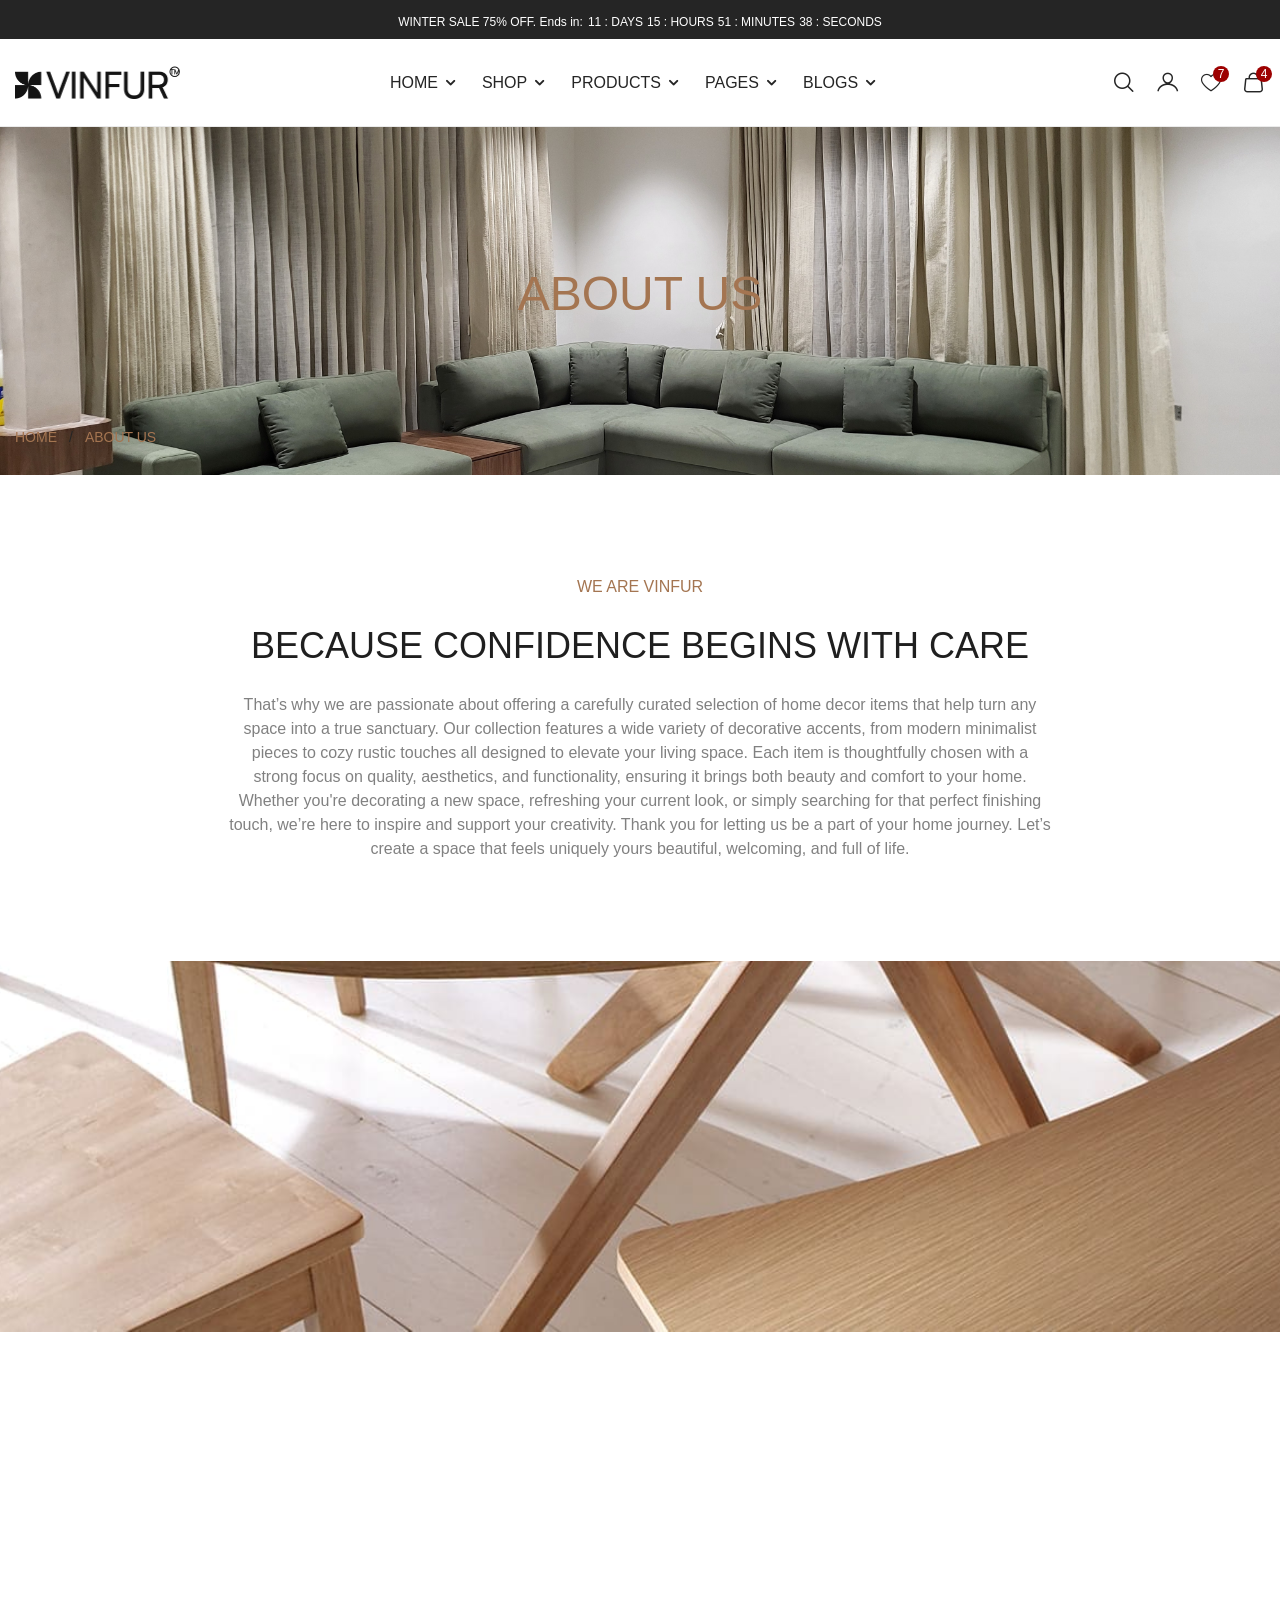
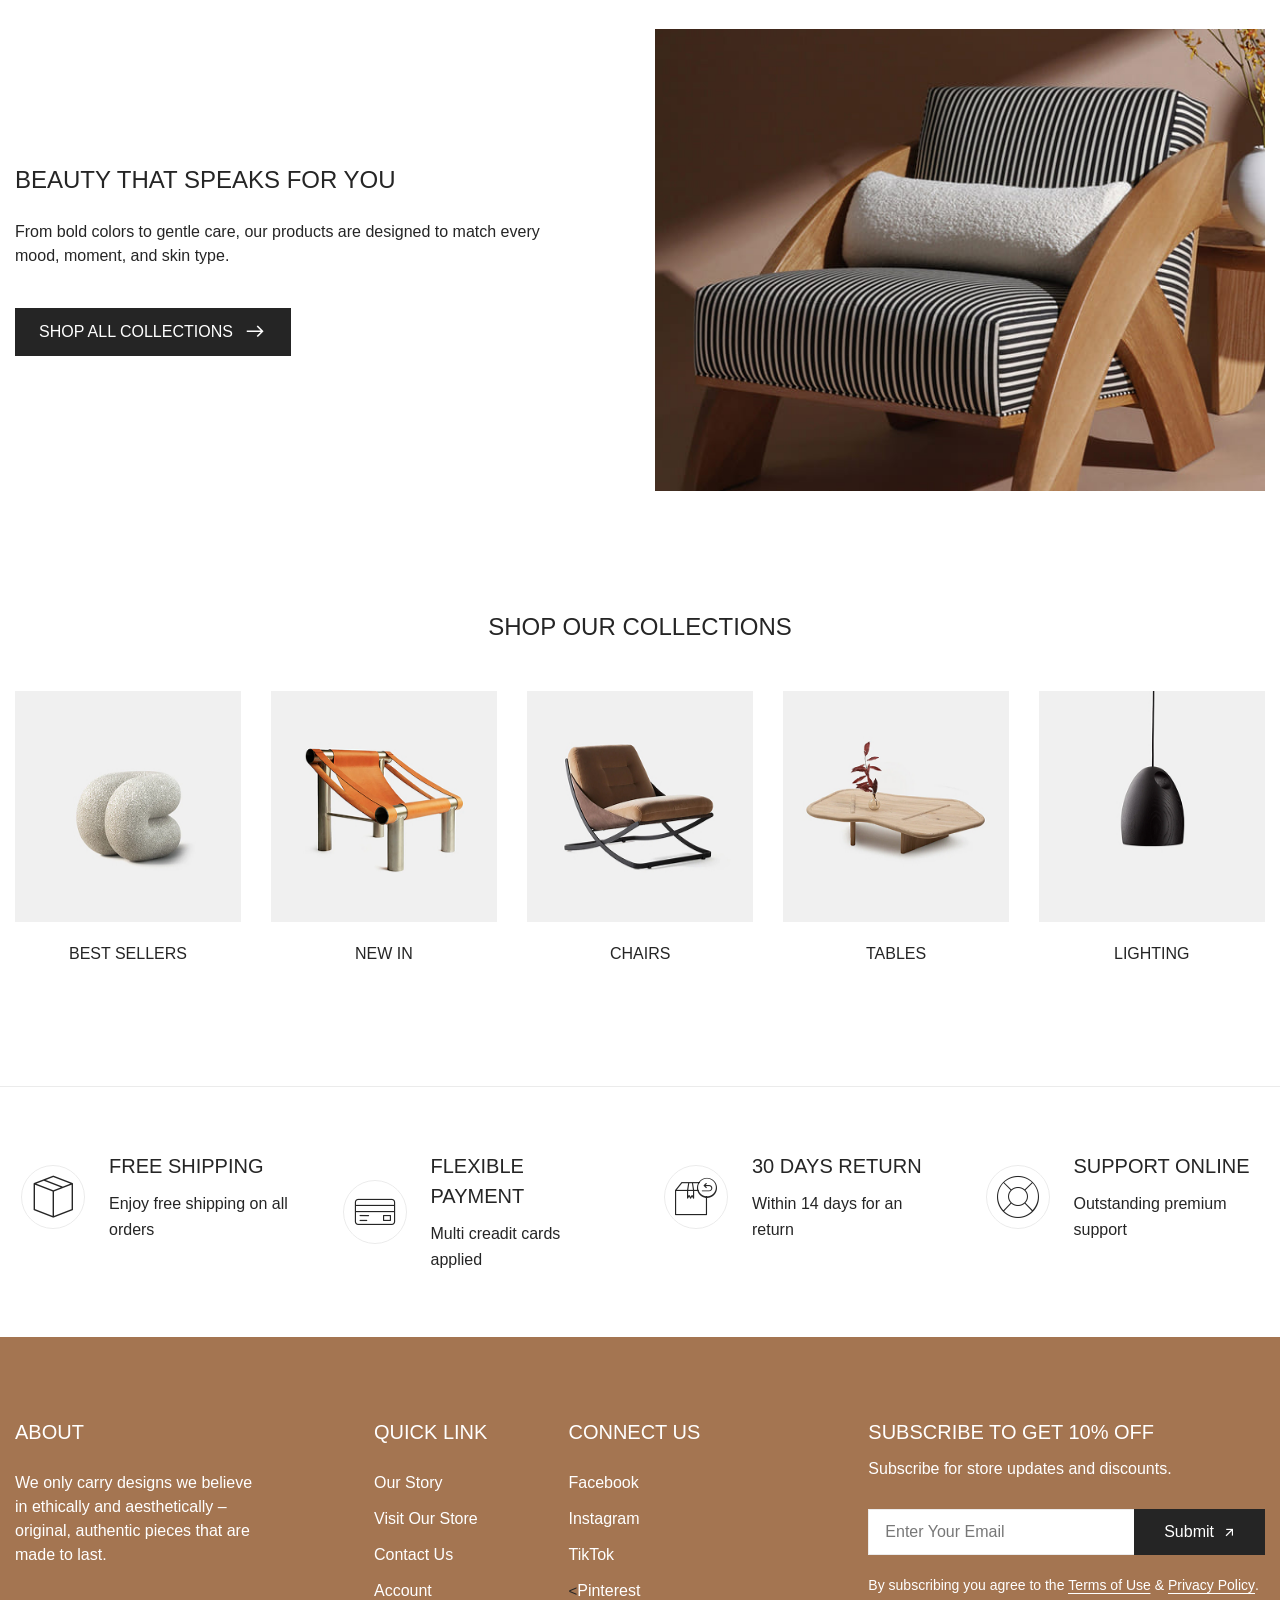
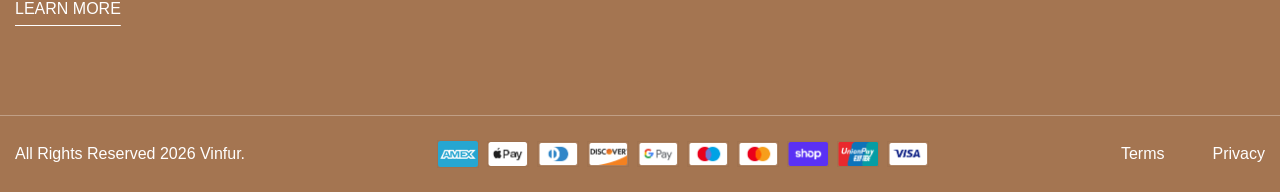
<file: about-us.html>
<!DOCTYPE html>
<!--[if IE 8]><html class="ie" xmlns="http://www.w3.org/1999/xhtml" xml:lang="en-US" lang="en-US"> <![endif]-->
<!--[if (gte IE 9)|!(IE)]><!-->
<html xmlns="http://www.w3.org/1999/xhtml" xml:lang="en-US" lang="en-US">
<!--<![endif]-->


<!-- Mirrored from vinfur.vercel.app/about-us.html by HTTrack Website Copier/3.x [XR&CO'2014], Thu, 02 Apr 2026 12:21:02 GMT -->
<!-- Added by HTTrack --><meta http-equiv="content-type" content="text/html;charset=utf-8" /><!-- /Added by HTTrack -->
<head>
    <!-- Basic Page Needs -->
    <meta charset="utf-8">
    <!--[if IE ]><meta http-equiv="X-UA-Compatible" content="IE=edge,chrome=1"/><![endif]-->

    <meta name="author" content="themesflat.com">
    <title>An.Z Home Furnishings - Premium Home Decor Services</title>
    <meta name="description"
        content="VinFur offers modern, durable furniture from Vietnam — stylish sofas, dining sets, storage, and decor at fair prices with fast delivery.">
    <meta name="keywords"
        content="VinFur, furniture, modern furniture, home decor, sofas, dining sets, storage solutions, affordable furniture, stylish interiors">
    <meta name="viewport" content="width=device-width, initial-scale=1.0">


    <!-- Mobile Specific Metas -->
    <meta name="viewport" content="width=device-width, initial-scale=1, maximum-scale=1">

    <!-- Theme Style -->
    <link rel="stylesheet" type="text/css" href="css/bootstrap.css">
    <link rel="stylesheet" type="text/css" href="css/animate.min.css">
    <link rel="stylesheet" type="text/css" href="css/swiper-bundle.min.css">
    <link rel="stylesheet" type="text/css" href="css/bootstrap-select.min.css">
    <link rel="stylesheet" type="text/css" href="css/styles.css">


    <!-- Icon -->
    <link rel="stylesheet" type="text/css" href="icons/icomoon/style.css">

    <!-- Favicon and Touch Icons  -->
    <link rel="shortcut icon" href="images/favicon.svg">
    <link rel="apple-touch-icon-precomposed" href="images/favicon.svg">
</head>

<body>
    <!-- wrapper -->
    <div id="wrapper">

        <!-- Scroll Top -->
        <button id="goTop">
            <span class="border-progress"></span>
            <span class="icon icon-caret-up"></span>
        </button>

        <!-- preload -->
        <div class="preload preload-container" id="preload">
            <div class="preload-logo">
                <div class="spinner"></div>
            </div>
        </div>
        <!-- /preload -->

        <div class="top-bar style-default d-flex align-items-center justify-content-center">
            <div>WINTER SALE 75% OFF. Ends in:
                <div class="tf-countdown style-default">
                    <div class="js-countdown" data-timer="1007500" data-labels=" : DAYS, : HOURS, : MINUTES, : SECONDS">
                    </div>
                </div>
            </div>
        </div>

        <!-- .header -->
        <header class="header header-sticky">
            <div class="tf-container w-1750">
                <div class="header-inner">
                    <a href="index.html" class="site-logo">
                        <img class="logo_header" alt="logo" width="165" height="32" src="images/logo/logo.png">
                    </a>
                    <nav class="main-menu">
                        <ul class="navigation box-nav-menu">
                            <li class="has-child text-menu menu-item"><a href="#"
                                    class="link-no-action toggle splitting item-link">
                                    Home
                                </a>
                                <div class="submenu sub-menu mega-menu mega-home">
                                    <div class="tf-container w-1246">
                                        <div class="row-demo">
                                            <div class="demo-item">
                                                <a href="index.html" class="demo-img">
                                                    <img width="278" height="370" src="images/header/homepage-1.jpg"
                                                        alt="Demo">
                                                </a>
                                                <a href="index.html" class="demo-name">Homepage 1</a>
                                            </div>
                                            <div class="demo-item">
                                                <a href="home02.html" class="demo-img">
                                                    <img width="278" height="370" src="images/header/homepage-2.jpg"
                                                        alt="Demo">
                                                </a>
                                                <a href="home02.html" class="demo-name">Homepage 2</a>
                                            </div>
                                            <div class="demo-item">
                                                <a href="home03.html" class="demo-img">
                                                    <img width="278" height="370" src="images/header/homepage-3.jpg"
                                                        alt="Demo">
                                                </a>
                                                <a href="home03.html" class="demo-name">Homepage 3</a>
                                            </div>
                                            <div class="demo-item">
                                                <a href="home04.html" class="demo-img">
                                                    <img width="278" height="370" src="images/header/homepage-4.jpg"
                                                        alt="Demo">
                                                </a>
                                                <a href="home04.html" class="demo-name">Homepage 4</a>
                                            </div>
                                        </div>
                                    </div>
                                </div>
                            </li>
                            <li class="has-child text-menu menu-item"><a href="#"
                                    class="link-no-action toggle splitting item-link">
                                    Shop
                                </a>
                                <div class="submenu sub-menu mega-menu mega-shop">
                                    <div class="tf-container w-1750">
                                        <div class="wrap-nav-link">
                                            <div class="col-nav-link mega-menu-item">
                                                <div class="h6 fw-5 mb_23 text_black menu-heading">
                                                    Shop Style
                                                </div>
                                                <ul class="sub-menu_list d-grid gap_10">
                                                    <li>
                                                        <a href="shop-style-01.html"
                                                            class="link text-body-default text_heading-color sub-menu_link">Shop
                                                            Default</a>
                                                    </li>
                                                    <li>
                                                        <a href="shop-style-02.html"
                                                            class="link text-body-default text_heading-color sub-menu_link">Shop
                                                            Style 2</a>
                                                    </li>
                                                    <li>
                                                        <a href="shop-style-03.html"
                                                            class="link text-body-default text_heading-color sub-menu_link">Shop
                                                            Style 3</a>
                                                    </li>
                                                    <li>
                                                        <a href="shop-style-04.html"
                                                            class="link text-body-default text_heading-color sub-menu_link">Shop
                                                            Style 4</a>
                                                    </li>
                                                </ul>
                                            </div>
                                            <div class="col-nav-link mega-menu-item">
                                                <div class="h6 fw-5 mb_23 text_black menu-heading">
                                                    Shop Layout
                                                </div>
                                                <ul class="sub-menu_list d-grid gap_10">
                                                    <li>
                                                        <a href="shop-grid-2-columns.html"
                                                            class="link text-body-default text_heading-color sub-menu_link">Grid
                                                            2 Columns</a>
                                                    </li>
                                                    <li>
                                                        <a href="shop-grid-3-columns.html"
                                                            class="link text-body-default text_heading-color sub-menu_link">Grid
                                                            3 Columns</a>
                                                    </li>
                                                    <li>
                                                        <a href="shop-grid-4-columns.html"
                                                            class="link text-body-default text_heading-color sub-menu_link">Grid
                                                            4 Columns</a>
                                                    </li>

                                                </ul>
                                            </div>
                                            <div class="col-nav-link mega-menu-item">
                                                <div class="h6 fw-5 mb_23 text_black menu-heading">
                                                    Shop Feature
                                                </div>
                                                <ul class="sub-menu_list d-grid gap_10">
                                                    <li>
                                                        <a href="shop-pagination.html"
                                                            class="link text-body-default text_heading-color sub-menu_link">Pagination
                                                            Links</a>
                                                    </li>
                                                    <li>
                                                        <a href="shop-load-more-button.html"
                                                            class="link text-body-default text_heading-color sub-menu_link">Load
                                                            More
                                                            Button</a>
                                                    </li>
                                                    <li>
                                                        <a href="shop-infinity-scroll.html"
                                                            class="link text-body-default text_heading-color sub-menu_link">Infinity
                                                            Scroll</a>
                                                    </li>
                                                </ul>
                                            </div>
                                        </div>
                                        <div class="wrap-banner d-flex">
                                            <div class="banner-menu hover-image">
                                                <div class="img-style">
                                                    <img width="396" height="487" loading="lazy" decoding="async"
                                                        src="images/header/banner-2.jpg" alt="banner">
                                                </div>
                                                <div class="content">
                                                    <div class="title d-flex align-items-center gap_10 mb_10">
                                                        <h5 class="text_white">New Season</h5>
                                                    </div>
                                                    <div class="text-caption-1 text_white">
                                                        <a href="shop-style-01.html"
                                                            class=" hover-underline-link  d-flex align-items-center gap_10">SHOP
                                                            NOW <i class="icon-arrow-right-up"></i></a>
                                                    </div>
                                                </div>
                                            </div>
                                            <div class="banner-menu hover-image">
                                                <div class="img-style">
                                                    <img width="396" height="487" loading="lazy" decoding="async"
                                                        src="images/header/banner-3.jpg" alt="banner">
                                                </div>
                                                <div class="content">
                                                    <div class="title d-flex align-items-center gap_10 mb_10">
                                                        <h5 class="text_white">Flash Sale</h5>
                                                        <span class="line"></span>
                                                        <h5 class="text_white">30% OFF</h5>
                                                    </div>
                                                    <div class="text-caption-1 text_white">
                                                        <a href="shop-style-01.html"
                                                            class=" hover-underline-link  d-flex align-items-center gap_10">SHOP
                                                            NOW <i class="icon-arrow-right-up"></i></a>
                                                    </div>
                                                </div>
                                            </div>
                                        </div>
                                    </div>
                                </div>
                            </li>
                            <li class="has-child text-menu menu-item "><a href="#"
                                    class="link-no-action toggle splitting item-link">
                                    Products
                                </a>
                                <div class="submenu sub-menu mega-menu mega-product ">
                                    <div class="tf-container w-1750">
                                        <div class="wrap-nav-link">
                                            <div class="col-nav-link mega-menu-item">
                                                <div class="h6 fw-5 mb_23 text_black menu-heading">
                                                    Product Style
                                                </div>
                                                <ul class="sub-menu_list d-grid gap_10">
                                                    <li>
                                                        <a href="product-style-01.html"
                                                            class="link text-body-default text_heading-color sub-menu_link">Product
                                                            Style 1
                                                        </a>
                                                    </li>
                                                    <li>
                                                        <a href="product-style-02.html"
                                                            class="link text-body-default text_heading-color sub-menu_link">Product
                                                            Style 2
                                                        </a>
                                                    </li>
                                                    <li>
                                                        <a href="product-style-03.html"
                                                            class="link text-body-default text_heading-color sub-menu_link">Product
                                                            Style 3
                                                        </a>
                                                    </li>
                                                    <li>
                                                        <a href="product-style-04.html"
                                                            class="link text-body-default text_heading-color sub-menu_link">Product
                                                            Style 4<span
                                                                class="tag hot demo-label text-small-2 ">Hot</span>
                                                        </a>
                                                    </li>
                                                    <li>
                                                        <a href="product-style-05.html"
                                                            class="link text-body-default text_heading-color sub-menu_link">Product
                                                            Style 5<span
                                                                class="tag trending demo-label text-small-2 ">Trending</span>
                                                        </a>
                                                    </li>
                                                    <li>
                                                        <a href="product-style-06.html"
                                                            class="link text-body-default text_heading-color sub-menu_link">Product
                                                            Style 6<span
                                                                class="tag trending demo-label text-small-2 ">Trending</span>
                                                        </a>
                                                    </li>
                                                </ul>
                                            </div>
                                            <div class="col-nav-link mega-menu-item">
                                                <div class="h6 fw-5 mb_23 text_black menu-heading">
                                                    Product Description
                                                </div>
                                                <ul class="sub-menu_list d-grid gap_10">
                                                    <li>
                                                        <a href="product-description-side-dropdown.html"
                                                            class="link text-body-default text_heading-color sub-menu_link">Description
                                                            Side
                                                            Dropdown</a>
                                                    </li>
                                                    <li>
                                                        <a href="product-description-side-full-accordion.html"
                                                            class="link text-body-default text_heading-color sub-menu_link">Description
                                                            Full
                                                            Accordions</a>
                                                    </li>
                                                    <li>
                                                        <a href="product-description-side-drawer.html"
                                                            class="link text-body-default text_heading-color sub-menu_link">Description
                                                            Side
                                                            Drawer</a>
                                                    </li>
                                                </ul>
                                            </div>
                                            <div class="col-nav-link mega-menu-item">
                                                <div class="h6 fw-5 mb_23 text_black menu-heading">
                                                    Product Details
                                                </div>
                                                <ul class="sub-menu_list d-grid gap_10">
                                                    <li>
                                                        <a href="product-inner-zoom.html"
                                                            class="link text-body-default text_heading-color sub-menu_link">Product
                                                            Inner
                                                            Zoom</a>
                                                    </li>
                                                    <li>
                                                        <a href="product-inner-circle-zoom.html"
                                                            class="link text-body-default text_heading-color sub-menu_link">Product
                                                            Inner
                                                            Circle Zoom</a>
                                                    </li>
                                                    <li>
                                                        <a href="product-no-zoom.html"
                                                            class="link text-body-default text_heading-color sub-menu_link">Product
                                                            No
                                                            Zoom</a>
                                                    </li>


                                                </ul>
                                            </div>
                                            <div class="col-nav-link mega-menu-item">
                                                <div class="h6 fw-5 mb_23 text_black menu-heading">
                                                    Product Features
                                                </div>
                                                <ul class="sub-menu_list d-grid gap_10">
                                                    <li>
                                                        <a href="product-pickup-available.html"
                                                            class="link text-body-default text_heading-color sub-menu_link">Pickup
                                                            Available</a>
                                                    </li>
                                                    <li>
                                                        <a href="product-swatch-image.html"
                                                            class="link text-body-default text_heading-color sub-menu_link">Swatch
                                                            Image</a>
                                                    </li>
                                                    <li>
                                                        <a href="product-together.html"
                                                            class="link text-body-default text_heading-color sub-menu_link">Buy
                                                            Together<span
                                                                class="tag new demo-label text-small-2 ">New</span></a>
                                                    </li>
                                                    <li>
                                                        <a href="product-volume-discount.html"
                                                            class="link text-body-default text_heading-color sub-menu_link">Volume
                                                            Discount</a>
                                                    </li>
                                                </ul>
                                            </div>
                                        </div>
                                        <div class="wrap-prd d-flex gap_24 mn-none">
                                            <div class="list-ver">
                                                <div class="prd-nav-item hover-image">
                                                    <div class="img-style">
                                                        <img width="240" height="240" loading="lazy" decoding="async"
                                                            src="images/header/prd-nav-1.jpg" alt="product">
                                                        <a href="#quickView" data-bs-toggle="modal"
                                                            class="hover-tooltip tooltip-top box-icon">
                                                            <span class="icon icon-view"></span>
                                                            <span class="tooltip">Quick view</span>
                                                        </a>
                                                    </div>
                                                    <div class="">
                                                        <a href="shop-style-01.html"
                                                            class="h6 link text_heading-color mb_5">
                                                            Cub Chair
                                                        </a>
                                                        <div class="price">
                                                            <span class="text-body-2">$2,499.00</span><span
                                                                class="old-price">$2,899.00</span>
                                                        </div>
                                                    </div>
                                                </div>
                                                <div class="prd-nav-item hover-image">
                                                    <div class="img-style">
                                                        <img width="240" height="240" loading="lazy" decoding="async"
                                                            src="images/header/prd-nav-2.jpg" alt="product">
                                                        <a href="#quickView" data-bs-toggle="modal"
                                                            class="hover-tooltip tooltip-top box-icon">
                                                            <span class="icon icon-view"></span>
                                                            <span class="tooltip">Quick view</span>
                                                        </a>
                                                    </div>
                                                    <div class="">
                                                        <a href="shop-style-01.html"
                                                            class="h6 link  text_heading-color mb_5">
                                                            Virgule Armchair
                                                        </a>
                                                        <div class="price">
                                                            <span class="text-body-2">$2,499.00</span>
                                                        </div>
                                                    </div>
                                                </div>
                                            </div>
                                        </div>
                                    </div>
                                </div>
                            </li>
                            <li class="has-child text-menu menu-item"><a href="#"
                                    class="link-no-action toggle splitting item-link">
                                    Pages
                                </a>
                                <div class="submenu sub-menu mega-menu mega-page">
                                    <div class="wrap-nav-link">
                                        <div class="col-nav-link">
                                            <div class="d-grid gap_10">
                                                <a href="about-us.html"
                                                    class="link text-body-default text_heading-color sub-menu_link">About
                                                    Us</a>
                                                <a href="contact.html"
                                                    class="link text-body-default text_heading-color sub-menu_link">Contact
                                                    Us</a>
                                                <a href="our-store.html"
                                                    class="link text-body-default text_heading-color sub-menu_link">Store
                                                    Location</a>
                                                <a href="my-account.html"
                                                    class="link text-body-default text_heading-color sub-menu_link">My
                                                    Account</a>
                                                <a href="faqs.html"
                                                    class="link text-body-default text_heading-color sub-menu_link">FAQ</a>
                                                <a href="shop-cart.html"
                                                    class="link text-body-default text_heading-color sub-menu_link">Cart
                                                    Drawer</a>
                                                <a href="before-you-leave.html"
                                                    class="link text-body-default text_heading-color sub-menu_link">Before
                                                    You Leave</a>
                                                <a href="product-popup.html"
                                                    class="link text-body-default text_heading-color sub-menu_link">Products
                                                    Popup</a>
                                                <a href="index.html"
                                                    class="link text-body-default text_heading-color sub-menu_link">Newspaper
                                                    Popup</a>
                                                <a href="404.html"
                                                    class="link text-body-default text_heading-color sub-menu_link">404</a>
                                                <a href="#"
                                                    class="link text-body-default text_heading-color sub-menu_link">Coming
                                                    Soon!</a>
                                            </div>
                                        </div>
                                    </div>

                                </div>
                            </li>
                            <li class="has-child text-menu menu-item position-relative"><a href="#"
                                    class="toggle splitting item-link link-no-action">
                                    Blogs
                                </a>
                                <div class="submenu sub-menu menu-defaul">

                                    <ul class="sub-menu_list d-grid gap_10">
                                        <li>
                                            <a href="blog-style-1.html"
                                                class="link text-body-default text_heading-color sub-menu_link">Blog
                                                List Style 1</a>
                                        </li>
                                        <li>
                                            <a href="blog-style-2.html"
                                                class="link text-body-default text_heading-color sub-menu_link">Blog
                                                List Style 2</a>
                                        </li>
                                        <li>
                                            <a href="blog-style-3.html"
                                                class="link text-body-default text_heading-color sub-menu_link">Blog
                                                List Style 3</a>
                                        </li>
                                        <li>
                                            <a href="blog-post.html"
                                                class="link text-body-default text_heading-color sub-menu_link">Blog
                                                Post</a>
                                        </li>
                                    </ul>
                                </div>
                            </li>
                            <li class="text-menu menu-item">
                                <a href="404-3.html" class="toggle splitting item-link btn-buy-theme">
                                    Buy Template!
                                </a>
                            </li>
                        </ul>
                    </nav>
                    <div class="header-right d-flex align-items-center gap_20">
                        <ul class="nav-icon-list">
                            <li class="d-none d-md-flex">
                                <a class="nav-icon-item link" href="#search" data-bs-toggle="modal">
                                    <i class="icon icon-magnifying-glass"></i>
                                </a>
                            </li>
                            <li class="d-none d-lg-flex">
                                <a href="#login" data-bs-toggle="offcanvas" class="nav-icon-item link">
                                    <i class="icon icon-user"></i>
                                </a>
                            </li>
                            <li class="d-none d-sm-flex position-relative">
                                <a class="nav-icon-item link" href="wishlist.html">
                                    <i class="icon icon-heart"></i>
                                </a>
                                <span class="count">7</span>
                            </li>
                            <li class="shop-cart" data-bs-toggle="modal" data-bs-target="#shoppingCart">
                                <a class="nav-icon-item link" href="#shoppingCart" data-bs-toggle="modal">
                                    <i class="icon icon-bag"></i>
                                </a>
                                <span class="count">4</span>
                            </li>
                        </ul>
                        <a href="#mobileMenu" data-bs-toggle="offcanvas" class="mobile-button d-xl-none">
                            <div class="burger">
                                <span></span>
                                <span></span>
                                <span></span>
                            </div>
                        </a>
                    </div>
                </div>
            </div>
        </header>
        <!-- End header -->


        <!-- page-title -->
        <div class="tf-page-title">
            <h2 class="text-center text-uppercase title">about us</h2>
            <ul class="breadcrumb-list">
                <li><a href="index.html">Home</a></li>
                <li>about us</li>
            </ul>
        </div>
        <!-- /page-title -->

        <!-- main-content -->
        <div class="main-content">

            <!-- s-intro  -->
            <div class="s-intro tf-spacing-3 ">
                <div class="tf-container">
                    <div class="row justify-content-center">
                        <div class="col-lg-8">
                            <div class="content text-center">
                                <div class="text-body-default fw-medium text-uppercase text_primary-color mb_1">we are
                                    vinfur</div>
                                <h3 class="text-uppercase text_heading-color mb_1">Because Confidence Begins with Care
                                </h3>
                                <p class="text_body-color-2">That’s why we are passionate about offering a carefully
                                    curated selection of home decor items that help turn any space into a true
                                    sanctuary. Our collection features a wide variety of decorative accents, from modern
                                    minimalist pieces to cozy rustic touches all designed to elevate your living space.
                                    Each item is thoughtfully chosen with a strong focus on quality, aesthetics, and
                                    functionality, ensuring it brings both beauty and comfort to your home. Whether
                                    you're decorating a new space, refreshing your current look, or simply searching for
                                    that perfect finishing touch, we’re here to inspire and support your creativity.
                                    Thank you for letting us be a part of your home journey. Let’s create a space that
                                    feels uniquely yours beautiful, welcoming, and full of life.</p>
                            </div>
                        </div>
                    </div>
                </div>
            </div>
            <!-- /s-intro  -->

            <!-- s-banner -->
            <div class="s-banner-v01">
                <div class="parallaxie" style='background: url("images/sections/banner-1.jpg")'>
                </div>
            </div>
            <!-- /s-banner -->

            <!-- s-shop-intro -->
            <div class="s-shop-intro tf-spacing-1 pb-0">
                <div class="tf-container">
                    <div class="row align-items-center">
                        <div class="col-md-6">
                            <div class="content">
                                <h4 class="text-uppercase title mb_24">Beauty That Speaks for You</h4>
                                <p class="mb_40">From bold colors to gentle care, our products are designed to match
                                    every mood,
                                    moment, and skin type.</p>
                                <a href="shop-style-01.html" class="tf-btn btn-bg-secondary animate-btn">
                                    <span>SHOP ALL COLLECTIONS</span>
                                    <i class="icon-arrow-right"></i>
                                </a>
                            </div>
                        </div>
                        <div class="col-md-6">
                            <div class="img-style">
                                <img loading="lazy" decoding="async" width="645" height="489"
                                    src="images/sections/s-shop-intro.jpg" alt="shop-intro">
                            </div>
                        </div>
                    </div>
                </div>
            </div>
            <!-- /s-shop-intro -->

            <!-- s-collection -->
            <div class="s-collection-1 sw-layout tf-spacing-4 ">
                <div class="tf-container w-1548">

                    <div class="heading-section text-center mb_48">
                        <h4 class="text-uppercase">shop our collections</h4>
                    </div>
                    <div class="swiper" data-screen-xl="5" data-preview="4" data-tablet="3" data-mobile-sm="2"
                        data-mobile="2" data-space-lg="30" data-space-md="20" data-space="15">
                        <div class="swiper-wrapper">
                            <div class="swiper-slide">
                                <div class="collection-item style-default hover-image">
                                    <a href="shop-style-01.html" class="img-style mb_13">
                                        <img loading="lazy" decoding="async" width="280" height="286"
                                            src="images/collection/collection-1.jpg" alt="collection">
                                    </a>
                                    <div class="title text-center text-uppercase"><a href="shop-style-01.html"
                                            class="link">Best
                                            Sellers</a></div>
                                </div>
                            </div>
                            <div class="swiper-slide">
                                <div class="collection-item style-default hover-image">
                                    <a href="shop-style-01.html" class="img-style mb_13">
                                        <img loading="lazy" decoding="async" width="280" height="286"
                                            src="images/collection/collection-2.jpg" alt="collection">
                                    </a>
                                    <div class="title text-center text-uppercase"><a href="shop-style-01.html"
                                            class="link">new In</a>
                                    </div>
                                </div>
                            </div>
                            <div class="swiper-slide">
                                <div class="collection-item style-default hover-image">
                                    <a href="shop-style-01.html" class="img-style mb_13">
                                        <img loading="lazy" decoding="async" width="280" height="286"
                                            src="images/collection/collection-3.jpg" alt="collection">
                                    </a>
                                    <div class="title text-center text-uppercase"><a href="shop-style-01.html"
                                            class="link">chairs</a>
                                    </div>
                                </div>
                            </div>
                            <div class="swiper-slide">
                                <div class="collection-item style-default hover-image">
                                    <a href="shop-style-01.html" class="img-style mb_13">
                                        <img loading="lazy" decoding="async" width="280" height="286"
                                            src="images/collection/collection-4.jpg" alt="collection">
                                    </a>
                                    <div class="title text-center text-uppercase"><a href="shop-style-01.html"
                                            class="link">tables</a>
                                    </div>
                                </div>
                            </div>
                            <div class="swiper-slide">
                                <div class="collection-item style-default hover-image">
                                    <a href="shop-style-01.html" class="img-style mb_13">
                                        <img loading="lazy" decoding="async" width="280" height="286"
                                            src="images/collection/collection-5.jpg" alt="collection">
                                    </a>
                                    <div class="title text-center text-uppercase"><a href="shop-style-01.html"
                                            class="link">lighting</a>
                                    </div>
                                </div>
                            </div>
                        </div>
                        <div class="sw-dots sw-pagination-layout text-center mt_24">
                        </div>
                    </div>

                </div>
            </div>
            <!-- /s-collection -->

            <!-- s-customer-services  -->
            <div class="s-customer-services tf-spacing-2 sw-layout">
                <div class="tf-container w-1462 ">
                    <div class="swiper" data-screen-xl="4" data-preview="3" data-tablet="2" data-mobile-sm="2"
                        data-mobile="1" data-space-lg="48" data-space-md="20" data-space="15">
                        <div class="swiper-wrapper">
                            <div class="swiper-slide">
                                <div class="box-icon_v01">
                                    <div class="icon">
                                        <i class="icon-shipping"></i>
                                    </div>
                                    <div class="content">
                                        <div class="h5 mb_10 text-uppercase">Free Shipping</div>
                                        <p class="text-body-default lh-26  ">Enjoy free shipping on all
                                            orders</p>
                                    </div>
                                </div>
                            </div>
                            <div class="swiper-slide">
                                <div class="box-icon_v01">
                                    <div class="icon">
                                        <i class="icon-payment"></i>
                                    </div>
                                    <div class="content">
                                        <div class="h5 mb_10 text-uppercase">flexible payment</div>
                                        <p class="text-body-default lh-26  ">Multi creadit cards applied</p>
                                    </div>
                                </div>
                            </div>
                            <div class="swiper-slide">
                                <div class="box-icon_v01">
                                    <div class="icon">
                                        <i class="icon-box-return"></i>
                                    </div>
                                    <div class="content">
                                        <div class="h5 mb_10 text-uppercase">30 days return</div>
                                        <p class="text-body-default lh-26  ">Within 14 days for an return</p>
                                    </div>
                                </div>
                            </div>
                            <div class="swiper-slide">
                                <div class="box-icon_v01">
                                    <div class="icon">
                                        <i class="icon-support"></i>
                                    </div>
                                    <div class="content">
                                        <div class="h5 mb_10 text-uppercase">Support Online</div>
                                        <p class="text-body-default lh-26  ">Outstanding premium support</p>
                                    </div>
                                </div>
                            </div>
                        </div>
                        <div class="sw-dots sw-pagination-layout text-center mt_24">
                        </div>
                    </div>
                </div>
            </div>
            <!-- /s-customer-services  -->

        </div>
        <!-- /main-content -->

        <!-- Footer -->
        <footer class="footer">
            <div class="footer-body">
                <div class="tf-container">
                    <div class="row">
                        <div class="col-lg-3 col-md-6">
                            <div class="footer-about">
                                <div class="h5 text-uppercase mb_24 footer-title text_white">about</div>
                                <p class="text-body-default text_white mb_24">We only carry designs we believe
                                    in
                                    ethically and aesthetically
                                    – original, authentic pieces that are made to last.</p>
                                <a href="about-us.html"
                                    class="hover-underline-link text_white text-body-default text-uppercase">learn
                                    more</a>
                            </div>
                        </div>
                        <div class="col-lg-5 col-md-6">
                            <div class="wrap-footer-col-block">
                                <div class="footer-col-block">
                                    <div class="h5 footer-heading footer-heading-mobile footer-title text_white mb_24">
                                        Quick
                                        Link</div>
                                    <div class="tf-collapse-content">
                                        <ul class="footer-menu-list d-grid gap_12">
                                            <li>
                                                <a href="about-us.html" class="link-2 text-body-default text_white">Our
                                                    Story</a>
                                            </li>
                                            <li>
                                                <a href="404-2.html"
                                                    class="link-2 text-body-default text_white">Visit Our
                                                    Store</a>
                                            </li>
                                            <li>
                                                <a href="contact.html"
                                                    class="link-2 text-body-default text_white">Contact
                                                    Us</a>
                                            </li>
                                            <li>
                                                <a href="my-account.html"
                                                    class="link-2 text-body-default text_white">Account</a>
                                            </li>
                                        </ul>
                                    </div>
                                </div>
                                <div class="footer-col-block">
                                    <div class="h5 footer-heading footer-heading-mobile footer-title text_white mb_24">
                                        Connect Us</div>
                                    <div class="tf-collapse-content">
                                        <ul class="footer-menu-list d-grid gap_12">
                                            <li>
                                                <a href="https://www.facebook.com/" target="_blank"
                                                    class="link-2 text-body-default text_white">Facebook</a>
                                            </li>
                                            <li>
                                                <a href="https://www.instagram.com/" target="_blank"
                                                    class="link-2 text-body-default text_white">Instagram</a>
                                            </li>
                                            <li>
                                                <a href="https://www.tiktok.com/" target="_blank"
                                                    class="link-2 text-body-default text_white">TikTok</a>
                                            </li>
                                            <li>
                                                <<a href="https://www.pinterest.com/" target="_blank"
                                                    class="link-2 text-body-default text_white">Pinterest</a>
                                            </li>
                                        </ul>
                                    </div>
                                </div>
                            </div>
                        </div>
                        <div class="col-lg-4">
                            <div class="footer-newsletter">
                                <div class="footer-title text_white mb_28">
                                    <div class="h5 text-uppercase mb_10 text_white">subscribe to get 10% off</div>
                                    <p class="text-body-default text_white">Subscribe for store updates and discounts.
                                    </p>
                                </div>
                                <form method="post" class="form-newsletter mb_20" action="#" accept-charset="utf-8">
                                    <div class="wrap">
                                        <fieldset class=" position-relative">
                                            <input type="email" class="tb-my-input style-border" name="email"
                                                placeholder="Enter Your Email" required="">
                                        </fieldset>
                                        <button name="submit" type="submit" class="btn-submit animate-btn">
                                            <span class="text-body-default fw-5">Submit</span><i
                                                class="icon-arrow-right-up2"></i>
                                        </button>
                                    </div>
                                </form>
                                <p class="text-caption-1 text_white">By subscribing you agree to the <a
                                        href="terms-conditions.html" class="hover-underline-link">Terms of Use</a> & <a
                                        href="privacy-policy.html" class="hover-underline-link">Privacy Policy</a>.</p>
                            </div>
                        </div>
                    </div>
                </div>
            </div>
            <div class="footer-bottom">
                <div class="tf-container">
                    <div class="wrap-footer-bottom">
                        <p class="text_white">All Rights Reserved 2026 Vinfur.</p>
                        <ul class="payment-method-list d-flex gap_8 justify-content-center flex-wrap">
                            <li>
                                <a href="#"><img width="40" height="25" src="images/payment/amex.png" alt=""></a>
                            </li>
                            <li>
                                <a href="#"><img width="40" height="25" src="images/payment/payment-1.png" alt=""></a>
                            </li>
                            <li>
                                <a href="#"><img width="40" height="25" src="images/payment/payment-2.png" alt=""></a>
                            </li>
                            <li>
                                <a href="#"><img width="40" height="25" src="images/payment/payment-3.png" alt=""></a>
                            </li>
                            <li>
                                <a href="#"><img width="40" height="25" src="images/payment/payment-4.png" alt=""></a>
                            </li>
                            <li>
                                <a href="#"><img width="40" height="25" src="images/payment/payment-5.png" alt=""></a>
                            </li>
                            <li>
                                <a href="#"><img width="40" height="25" src="images/payment/payment-6.png" alt=""></a>
                            </li>
                            <li>
                                <a href="#"><img width="40" height="25" src="images/payment/payment-7.png" alt=""></a>
                            </li>
                            <li>
                                <a href="#"><img width="40" height="25" src="images/payment/payment-8.png" alt=""></a>
                            </li>
                            <li>
                                <a href="#"><img width="40" height="25" src="images/payment/payment-9.png" alt=""></a>
                            </li>
                        </ul>
                        <div class="right d-flex ">
                            <a href="terms-conditions.html" class="text-body-default link-2 text_white ">Terms</a>
                            <a href="privacy-policy.html" class="text-body-default link-2 text_white">Privacy</a>
                        </div>
                    </div>
                </div>
            </div>
        </footer>
        <!-- /Footer -->

    </div>
    <!-- /wrapper -->

    <!-- Toolbar -->
    <div class="tf-toolbar-bottom">
        <div class="toolbar-item">
            <a href="404-2.html">
                <span class="toolbar-icon">
                    <i class="icon icon-storefront"></i>
                </span>
                <span class="toolbar-label">Shop</span>
            </a>
        </div>
        <div class="toolbar-item">
            <a href="#search" data-bs-toggle="modal">
                <span class="toolbar-icon">
                    <i class="icon icon-magnifying-glass"></i>
                </span>
                <span class="toolbar-label">Search</span>
            </a>
        </div>
        <div class="toolbar-item">
            <a href="my-account.html">
                <span class="toolbar-icon">
                    <i class="icon icon-user"></i>
                </span>
                <span class="toolbar-label">Account</span>
            </a>
        </div>
        <div class="toolbar-item">
            <a href="wishlist.html">
                <span class="toolbar-icon">
                    <i class="icon icon-heart"></i>
                    <span class="toolbar-count">7</span>
                </span>
                <span class="toolbar-label">Wishlist</span>
            </a>
        </div>
        <div class="toolbar-item">
            <a href="shop-cart.html">
                <span class="toolbar-icon">
                    <i class="icon icon-bag"></i>
                    <span class="toolbar-count">4</span>
                </span>
                <span class="toolbar-label">Cart</span>
            </a>
        </div>
    </div>
    <!-- /Toolbar -->

    <!-- Mobile Menu -->
    <div class="offcanvas offcanvas-start canvas-mb" id="mobileMenu">
        <span class="icon-close-popup" data-bs-dismiss="offcanvas">
            <i class="icon-close"></i>
        </span>
        <div class="canvas-header">
            <a href="index.html" class="site-logo">
                <img class="logo_header" alt="logo" width="165" height="32" src="images/logo/logo.svg">
            </a>
            <a href="#login" data-bs-toggle="offcanvas" class="tf-btn btn-bg-secondary">
                Login
                <i class="icon icon-user"></i>
            </a>
            <span class="br-line"></span>
        </div>
        <div class="canvas-body">
            <div class="mb-content-top">
                <ul class="nav-ul-mb" id="wrapper-menu-navigation"></ul>
            </div>
            <div class="group-btn">
                <a href="wishlist.html" class="tf-btn btn-bg-primary style-2">
                    Wishlist
                    <i class="icon icon-heart"></i>
                </a>
                <div data-bs-dismiss="offcanvas">
                    <a href="#search" data-bs-toggle="modal" class="tf-btn btn-bg-primary style-2">
                        Search
                        <i class="icon icon-magnifying-glass"></i>
                    </a>
                </div>
            </div>
            <div class="flow-us-wrap">
                <div class="h5 title">Follow us on</div>
                <ul class="tf-social-icon d-flex gap_8">
                    <li><a href="https://www.facebook.com/" target="_blank" class="social-facebook">
                            <span class="icon-facebook"></span>
                        </a></li>
                    <li><a href="https://www.pinterest.com/" target="_blank" class="social-pinterest">
                            <span class="icon-pinterest"></span>
                        </a></li>
                    <li><a href="https://x.com/" target="_blank" class=" social-x">
                            <span class="icon-xlogo"></span>
                        </a></li>
                    <li><a href="https://www.tiktok.com/" target="_blank" class="social-linkin ">
                            <span class="icon-tiktok"></span>
                        </a></li>
                </ul>
            </div>
            <div class="payment-wrap">
                <div class="title">Payment:</div>
                <ul class="payment-method-list d-flex gap_8">
                    <li>
                        <a href="#"><img width="40" height="25" src="images/payment/amex.png" alt=""></a>
                    </li>
                    <li>
                        <a href="#"><img width="40" height="25" src="images/payment/payment-1.png" alt=""></a>
                    </li>
                    <li>
                        <a href="#"><img width="40" height="25" src="images/payment/payment-2.png" alt=""></a>
                    </li>
                    <li>
                        <a href="#"><img width="40" height="25" src="images/payment/payment-3.png" alt=""></a>
                    </li>
                    <li>
                        <a href="#"><img width="40" height="25" src="images/payment/payment-4.png" alt=""></a>
                    </li>
                    <li>
                        <a href="#"><img width="40" height="25" src="images/payment/payment-5.png" alt=""></a>
                    </li>

                </ul>
            </div>
        </div>
        <div class="canvas-footer">
            <div class="tf-currencies">
                <select class="tf-dropdown-select style-default type-currencies">
                    <option selected data-thumbnail="images/country/us.png">USD</option>
                    <option data-thumbnail="images/country/vie.png">VND</option>
                </select>
            </div>
            <span class="br-line"></span>
            <div class="tf-languages">
                <select class="tf-dropdown-select style-default type-languages">
                    <option>English</option>
                    <option>العربية</option>
                    <option>简体中文</option>
                    <option>اردو</option>
                </select>
            </div>
        </div>
    </div>
    <!-- /Mobile Menu -->

    <!-- Compare -->
    <div class="modal modalCentered fade modal-compare" id="compare">
        <div class="modal-dialog modal-dialog-centered">
            <div class="modal-content">
                <span class="icon-close-popup" data-bs-dismiss="modal">
                    <i class="icon-close"></i>
                </span>
                <div class="modal-heading">
                    <div class="h4 title text-uppercase">compare products</div>
                </div>
                <div class="modal-body main-list-clear">
                    <div class="tf-compare-inner">
                        <div class="tf-compare-list list-empty">
                            <p class="text-empty">Your compare is curently empty</p>
                            <div class="tf-compare-item card-product file-delete">
                                <div class="card-product_wrapper aspect-ratio-1">
                                    <span class="remove icon-close"></span>
                                    <a href="product-style-01.html" class="product-img">
                                        <img width="250" height="250" loading="lazy" decoding="async"
                                            src="images/products/prd-compare-1.jpg" alt="Image Product"
                                            class="img-product">
                                        <img width="250" height="250" loading="lazy" decoding="async"
                                            src="images/products/prd-compare-1_1.jpg" alt="Image Product"
                                            class="lazyload img-hover">
                                    </a>
                                </div>
                                <div class="card_product-info text-center">
                                    <a href="product-style-01.html" class="name-product h6 link text-line-clamp-2">
                                        Torii Love Console
                                    </a>
                                    <div class="price-wrap justify-content-center">
                                        <span class="price-new fw-medium">$1,999.00</span>
                                        <span class="price-old fw-normal text-caption-1">$3,199.00</span>
                                    </div>
                                </div>
                            </div>
                            <div class="tf-compare-item card-product file-delete">
                                <div class="card-product_wrapper aspect-ratio-1">
                                    <span class="remove icon-close"></span>
                                    <a href="product-style-01.html" class="product-img">
                                        <img width="250" height="250" loading="lazy" decoding="async"
                                            src="images/products/prd-compare-2.jpg" alt="Image Product"
                                            class="img-product">
                                        <img width="250" height="250" loading="lazy" decoding="async"
                                            src="images/products/prd-compare-2_1.jpg" alt="Image Product"
                                            class="lazyload img-hover">
                                    </a>
                                </div>
                                <div class="card_product-info text-center">
                                    <a href="product-style-01.html" class="name-product h6 link text-line-clamp-2">
                                        Dune Dining Chair
                                    </a>
                                    <div class="price-wrap justify-content-center">
                                        <span class="price-new fw-medium">$499.00</span>
                                        <span class="price-old fw-normal text-caption-1">$799.00</span>
                                    </div>
                                </div>
                            </div>
                            <div class="tf-compare-item card-product file-delete">
                                <div class="card-product_wrapper aspect-ratio-1">
                                    <span class="remove icon-close"></span>
                                    <a href="product-style-01.html" class="product-img">
                                        <img width="250" height="250" loading="lazy" decoding="async"
                                            src="images/products/prd-compare-3.jpg" alt="Image Product"
                                            class="img-product">
                                        <img width="250" height="250" loading="lazy" decoding="async"
                                            src="images/products/prd-compare-3_1.jpg" alt="Image Product"
                                            class="lazyload img-hover">
                                    </a>
                                </div>
                                <div class="card_product-info text-center">
                                    <a href="product-style-01.html" class="name-product h6 link text-line-clamp-2">
                                        Planet Chair
                                    </a>
                                    <div class="price-wrap justify-content-center">
                                        <span class="price-new fw-medium">$750.00</span>
                                        <span class="price-old fw-normal text-caption-1">$1,249.00</span>
                                    </div>
                                </div>
                            </div>
                            <div class="tf-compare-item card-product file-delete">
                                <div class="card-product_wrapper aspect-ratio-1">
                                    <span class="remove icon-close"></span>
                                    <a href="product-style-01.html" class="product-img">
                                        <img width="250" height="250" loading="lazy" decoding="async"
                                            src="images/products/prd-compare-4.jpg" alt="Image Product"
                                            class="img-product">
                                        <img width="250" height="250" loading="lazy" decoding="async"
                                            src="images/products/prd-compare-4_1.jpg" alt="Image Product"
                                            class="lazyload img-hover">
                                    </a>
                                </div>
                                <div class="card_product-info text-center">
                                    <a href="product-style-01.html" class="name-product h6 link text-line-clamp-2">
                                        Planet Bar Chair
                                    </a>
                                    <div class="price-wrap justify-content-center">
                                        <span class="price-new fw-medium">$899.00</span>
                                        <span class="price-old fw-normal text-caption-1">$1,299.00</span>
                                    </div>
                                </div>
                            </div>
                        </div>
                    </div>
                    <div class="group-btn">
                        <a href="compare.html" class="tf-btn btn-bg-secondary animate-btn fw-medium">
                            COMPARE <span class="count-item-compare">(4)</span>
                        </a>
                        <button type="button" class="tf-btn btn-border animate-btn animate-dark clear-list-empty">
                            <span>CLEAR ALL</span>
                        </button>
                    </div>
                </div>
            </div>
        </div>
    </div>
    <!-- /Compare -->

    <!-- quick-view -->
    <div class="modal modalCentered fade modal-quick-view" id="quickView">
        <div class="modal-dialog modal-dialog-centered">
            <div class="modal-content">
                <i class="icon icon-x icon-close-popup" data-bs-dismiss="modal"></i>
                <div class="tf-product-media-wrap tf-btn-swiper-item">
                    <div dir="ltr" class="swiper tf-single-slide">
                        <div class="swiper-wrapper">
                            <div class="swiper-slide" data-size="XS" data-color="orange">
                                <div class="item">
                                    <img loading="lazy" decoding="async" width="611" height="780"
                                        src="images/products/prd-quickview-1.jpg" alt="Image">
                                </div>
                            </div>
                            <div class="swiper-slide" data-size="L" data-color="beige">
                                <div class="item">
                                    <img loading="lazy" decoding="async" width="611" height="780"
                                        src="images/products/prd-quickview-2.jpg" alt="Image">
                                </div>
                            </div>
                            <div class="swiper-slide" data-size="M" data-color="mochagray">
                                <div class="item">
                                    <img loading="lazy" decoding="async" width="611" height="780"
                                        src="images/products/prd-quickview-3.jpg" alt="Image">
                                </div>
                            </div>
                        </div>
                    </div>
                </div>
                <div class="tf-product-info-wrap">
                    <div class="tf-product-info-inner tf-product-info-list">
                        <div class="tf-product-info-heading">

                            <a href="product-style-01.html"
                                class="link product-info-name text-uppercase h5 text_heading-color">Dune Dining
                                Chair</a>
                            <div class="product-info-price">
                                <div class="price-wrap d-flex align-items-center gap_10">
                                    <span class="price-new price-on-sale h4 text_heading-color">$2,499.00</span>
                                    <span class="price-old compare-at-price h6">$2,899.00</span>
                                    <div class="tag-discount d-flex align-items-center gap_6">
                                        <i class="icon-tag"></i>
                                        <span>30% OFF</span>
                                    </div>
                                </div>
                            </div>
                            <p class="product-infor-sub text-body-default text_body-color-2 ">Lorem ipsum dolor sit amet
                                nec
                                etiamconsectetur.
                                Egestas cursus a maecenas massa facilisi adipiscing dolor iaculis. In mattis nec morbi.
                            </p>
                        </div>
                        <div class="tf-product-variant w-full mb_42">
                            <div class="variant-picker-item variant-color">
                                <div class="variant-picker-label">
                                    <div class="h6 fw-semibold fw-4 text_heading-color">
                                        Colors
                                        <span
                                            class="variant-picker-label-value value-currentColor text-body-default fw-5 ">orange</span>
                                    </div>
                                </div>
                                <div class="variant-picker-values">
                                    <div class="hover-tooltip tooltip-bot color-btn active" data-color="orange">
                                        <span class="check-color bg-rustybrown"></span>
                                        <span class="tooltip">Orange</span>
                                    </div>
                                    <div class="hover-tooltip tooltip-bot color-btn" data-color="beige">
                                        <span class="check-color bg-lightbeige"></span>
                                        <span class="tooltip">Beige</span>
                                    </div>
                                    <div class="hover-tooltip tooltip-bot color-btn" data-color="mochagray">
                                        <span class="check-color bg-mochagray"></span>
                                        <span class="tooltip">Mochagray</span>
                                    </div>
                                </div>
                            </div>
                            <div class="group-btn variant-quantity d-flex align-items-center justify-content-between">
                                <div class="text-body-default">Quantity</div>
                                <div class="wg-quantity">
                                    <button class="btn-quantity btn-decrease">
                                        <i class="icon icon-minus"></i>
                                    </button>
                                    <input class="quantity-product" type="text" name="number" value="1">
                                    <button class="btn-quantity btn-increase">
                                        <i class="icon icon-plus"></i>
                                    </button>
                                </div>
                            </div>
                        </div>
                        <div class="tf-product-total-quantity w-full ">
                            <div class="group-btn flex-md-nowrap mb_15">
                                <a href="#shoppingCart" data-bs-toggle="modal"
                                    class="tf-btn btn-bg-primary animate-btn btn-h-52 btn-add-to-cart">
                                    ADD TO BAG<span class="price-add d-none d-sm-flex">$2,499.00</span>
                                </a>
                                <button type="button"
                                    class="d-none d-sm-flex hover-tooltip box-icon btn-add-wishlist flex-sm-shrink-0">
                                    <span class="icon icon-heart"></span>
                                    <span class="tooltip">Add to Wishlist</span>
                                </button>
                                <a href="#compare" data-bs-toggle="modal" aria-controls="compare"
                                    class="d-none d-sm-flex hover-tooltip tooltip-top box-icon flex-sm-shrink-0">
                                    <span class="icon icon-compare"></span>
                                    <span class="tooltip">Compare</span>
                                </a>
                            </div>
                            <div class="group-btn">
                                <a href="checkout.html"
                                    class="tf-btn btn-bg-secondary animate-btn btn-h-52  w-full animate-btn">
                                    BUY IT NOW
                                </a>
                            </div>
                        </div>
                        <a href="product-style-01.html" class="tf-btn-line hover-underline-link">
                            <span class="text-body-default">View full details</span>
                            <i class="icon icon-arrow-right-up fs-10"></i>
                        </a>
                    </div>
                </div>
            </div>
        </div>
    </div>
    <!-- end quick-view -->

    <!-- quick-add -->
    <div class="modal modalCentered fade modal-quick-add" id="quickAdd">
        <div class="modal-dialog modal-dialog-centered">
            <div class="modal-content">
                <i class="icon icon-x icon-close-popup" data-bs-dismiss="modal"></i>
                <div class="tf-product-info-wrap">
                    <div class="tf-product-info-inner tf-product-info-list">
                        <div class="tf-product-info-heading d-flex gap_15">
                            <div class="img-prd">
                                <img loading="lazy" decoding="async" width="107" height="107"
                                    src="images/products/prd-quick-add.jpg" alt="product">
                            </div>
                            <div>
                                <a href="product-style-01.html"
                                    class="link product-info-name text-uppercase text-body-default fw-5 text_heading-color">Dune
                                    Dining Chair</a>
                                <div class="product-info-price">
                                    <div class="price-wrap d-flex align-items-center gap_10">
                                        <span
                                            class="price-new price-on-sale text-body-default text_heading-color fw-5">$2,499.00</span>
                                        <span class="price-old compare-at-price text-caption-1 fw">$2,899.00</span>
                                        <div class="tag-discount d-flex align-items-center gap_6">
                                            <i class="icon-tag"></i>
                                            <span class="text-caption-1">30% OFF</span>
                                        </div>
                                    </div>
                                </div>
                            </div>
                        </div>
                        <div class="tf-product-variant w-full">
                            <div class="variant-picker-item variant-color">
                                <div class="variant-picker-label">
                                    <div class="h6 fw-semibold fw-4 text_heading-color">
                                        Colors
                                        <span
                                            class="variant-picker-label-value value-currentColor text-body-default fw-5 ">orange</span>
                                    </div>
                                </div>
                                <div class="variant-picker-values">
                                    <div class="hover-tooltip tooltip-bot color-btn active" data-color="orange">
                                        <span class="check-color bg-rustybrown"></span>
                                        <span class="tooltip">Orange</span>
                                    </div>
                                    <div class="hover-tooltip tooltip-bot color-btn" data-color="beige">
                                        <span class="check-color bg-lightbeige"></span>
                                        <span class="tooltip">Beige</span>
                                    </div>
                                    <div class="hover-tooltip tooltip-bot color-btn" data-color="mochagray">
                                        <span class="check-color bg-mochagray"></span>
                                        <span class="tooltip">Mochagray</span>
                                    </div>
                                </div>
                            </div>
                        </div>
                        <div class="group-btn variant-quantity d-flex align-items-center justify-content-between">
                            <div class="text-body-default">Quantity</div>
                            <div class="wg-quantity">
                                <button class="btn-quantity btn-decrease">
                                    <i class="icon icon-minus"></i>
                                </button>
                                <input class="quantity-product" type="text" name="number" value="1">
                                <button class="btn-quantity btn-increase">
                                    <i class="icon icon-plus"></i>
                                </button>
                            </div>
                        </div>
                    </div>
                    <div class="tf-product-total-quantity w-full">
                        <div class="group-btn flex-md-nowrap mb_15">
                            <a href="#shoppingCart" data-bs-toggle="modal"
                                class="tf-btn btn-bg-primary btn-h-52 btn-add-to-cart animate-btn">
                                ADD TO BAG<span class="price-add d-none d-sm-flex">$2,499.00</span>
                            </a>
                            <button type="button"
                                class="d-none d-sm-flex hover-tooltip box-icon btn-add-wishlist flex-sm-shrink-0">
                                <span class="icon icon-heart"></span>
                                <span class="tooltip">Add to Wishlist</span>
                            </button>
                            <a href="#compare" data-bs-toggle="modal" aria-controls="compare"
                                class="d-none d-sm-flex hover-tooltip tooltip-top box-icon flex-sm-shrink-0">
                                <span class="icon icon-compare"></span>
                                <span class="tooltip">Compare</span>
                            </a>
                        </div>
                        <div class="group-btn">
                            <a href="checkout.html" class="tf-btn btn-bg-secondary btn-h-52 w-full animate-btn">
                                BUY IT NOW
                            </a>
                        </div>
                    </div>
                </div>
            </div>
        </div>
    </div>
    <!-- end quick-add -->

    <!-- shoppingCart -->
    <div class="modal fullRight fade modal-shopping-cart " id="shoppingCart">
        <div class="modal-dialog">
            <div class="modal-content">
                <div class="d-flex flex-column flex-grow-1 h-100">
                    <div class="header-modal">
                        <div class="title">Shopping Cart</div>
                        <span class="icon-close icon-close-popup" data-bs-dismiss="modal"></span>
                    </div>
                    <div class="wrap list-file-delete">
                        <div class="tf-mini-cart-threshold">
                            <p class="h6 mb_21  fw-4">Spend <span class="fw-5">$100</span> more to get <span
                                    class="fw-5">Free
                                    Shipping</span></p>
                            <div class="tf-progress-bar tf-progress-ship">
                                <div class="value" style="width: 0%;" data-progress="75">
                                    <i class="icon icon-ship-car"></i>
                                </div>
                            </div>

                        </div>
                        <div class="tf-mini-cart-wrap">
                            <div class="tf-mini-cart-main">
                                <div class="tf-mini-cart-sroll">
                                    <div class="d-flex justify-content-between heading">
                                        <div class="text-body-default text-uppercase"><span class="prd-count">4</span>
                                            products</div>
                                        <a href="#"
                                            class="hover-underline-link text-body-default clear-file-delete">Empty cart
                                        </a>
                                    </div>
                                    <div class="tf-mini-cart-items d-grid gap_20">
                                        <div class="tf-mini-cart-item file-delete">
                                            <div class="tf-mini-cart-image">
                                                <img loading="lazy" decoding="async" width="100" height="120"
                                                    src="images/products/prd-view-cart-1.jpg" alt="product">
                                            </div>
                                            <div class="tf-mini-cart-info flex-grow-1">
                                                <div class="content">
                                                    <div class="left">
                                                        <div class="d-grid">
                                                            <div
                                                                class="text-body-default text-uppercase link mb_8 fw-5">
                                                                <a href="product-style-01.html"
                                                                    class="link line-clamp-2">
                                                                    Bio-Radiant Glassy Balm Highlighter Stick
                                                                </a>
                                                            </div>
                                                            <div class="text-caption-1 text_body-color-2 mb_8">Glassy
                                                                Citrine / 3ML</div>
                                                            <div
                                                                class="d-flex align-items-sm-center gap_8 flex-column flex-sm-row">
                                                                <div
                                                                    class="d-flex gap_16 align-items-center text_heading-color">
                                                                    <div class="wg-quantity">
                                                                        <span class="btn-quantity minus-quantity">
                                                                            <svg width="10" height="10"
                                                                                viewBox="0 0 10 10" fill="none"
                                                                                xmlns="http://www.w3.org/2000/svg">
                                                                                <path
                                                                                    d="M0 4.28516H10V5.71374H0V4.28516Z"
                                                                                    fill="#252525" />
                                                                            </svg>
                                                                        </span>
                                                                        <input type="text" class="quantity-product"
                                                                            name="number" value="1">
                                                                        <span class="btn-quantity plus-quantity">
                                                                            <svg width="10" height="10"
                                                                                viewBox="0 0 10 10" fill="none"
                                                                                xmlns="http://www.w3.org/2000/svg">
                                                                                <g
                                                                                    clip-path="url(#clip0_545_4389_cartitem1)">
                                                                                    <path
                                                                                        d="M5.6239 4.3761V0H4.3761V4.3761H0V5.6239H4.3761V10H5.6239V5.6239H10V4.3761H5.6239Z"
                                                                                        fill="#252525" />
                                                                                </g>
                                                                                <defs>
                                                                                    <clipPath
                                                                                        id="clip0_545_4389_cartitem1">
                                                                                        <rect width="10" height="10"
                                                                                            fill="white" />
                                                                                    </clipPath>
                                                                                </defs>
                                                                            </svg>
                                                                        </span>
                                                                    </div>
                                                                </div>
                                                                <div class="text-button tf-btn-remove remove">Remove
                                                                </div>
                                                            </div>
                                                        </div>
                                                    </div>
                                                    <div class="right">
                                                        <div class="h6 tf-mini-card-price">$130.00</div>
                                                    </div>
                                                </div>
                                            </div>
                                        </div>

                                        <div class="tf-mini-cart-item file-delete">
                                            <div class="tf-mini-cart-image">
                                                <img loading="lazy" decoding="async" width="100" height="120"
                                                    src="images/products/prd-view-cart-2.jpg" alt="product">
                                            </div>
                                            <div class="tf-mini-cart-info flex-grow-1">
                                                <div class="content">
                                                    <div class="left">
                                                        <div class="d-grid">
                                                            <div
                                                                class="text-body-default text-uppercase link mb_8 fw-5">
                                                                <a href="product-style-01.html"
                                                                    class="link line-clamp-2">
                                                                    Glowy Super Gel Lightweight Dewy Illuminator
                                                                </a>
                                                            </div>
                                                            <div class="text-caption-1 text_body-color-2 mb_8">Warmglow
                                                                / 3ML</div>
                                                            <div
                                                                class="d-flex align-items-sm-center gap_8 flex-column flex-sm-row">
                                                                <div
                                                                    class="d-flex gap_16 align-items-center text_heading-color">
                                                                    <div class="wg-quantity">
                                                                        <span class="btn-quantity minus-quantity">
                                                                            <svg width="10" height="10"
                                                                                viewBox="0 0 10 10" fill="none"
                                                                                xmlns="http://www.w3.org/2000/svg">
                                                                                <path
                                                                                    d="M0 4.28516H10V5.71374H0V4.28516Z"
                                                                                    fill="#252525" />
                                                                            </svg>
                                                                        </span>
                                                                        <input type="text" class="quantity-product"
                                                                            name="number" value="1">
                                                                        <span class="btn-quantity plus-quantity">
                                                                            <svg width="10" height="10"
                                                                                viewBox="0 0 10 10" fill="none"
                                                                                xmlns="http://www.w3.org/2000/svg">
                                                                                <g
                                                                                    clip-path="url(#clip0_545_4389_cartitem2)">
                                                                                    <path
                                                                                        d="M5.6239 4.3761V0H4.3761V4.3761H0V5.6239H4.3761V10H5.6239V5.6239H10V4.3761H5.6239Z"
                                                                                        fill="#252525" />
                                                                                </g>
                                                                                <defs>
                                                                                    <clipPath
                                                                                        id="clip0_545_4389_cartitem2">
                                                                                        <rect width="10" height="10"
                                                                                            fill="white" />
                                                                                    </clipPath>
                                                                                </defs>
                                                                            </svg>
                                                                        </span>
                                                                    </div>
                                                                </div>
                                                                <div class="text-button tf-btn-remove remove">Remove
                                                                </div>
                                                            </div>
                                                        </div>
                                                    </div>
                                                    <div class="right">
                                                        <div class="h6 tf-mini-card-price">$130.00</div>
                                                    </div>
                                                </div>
                                            </div>
                                        </div>

                                        <div class="tf-mini-cart-item file-delete">
                                            <div class="tf-mini-cart-image">
                                                <img loading="lazy" decoding="async" width="100" height="120"
                                                    src="images/products/prd-view-cart-3.jpg" alt="product">
                                            </div>
                                            <div class="tf-mini-cart-info flex-grow-1">
                                                <div class="content">
                                                    <div class="left">
                                                        <div class="d-grid">
                                                            <div
                                                                class="text-body-default text-uppercase link mb_8 fw-5">
                                                                <a href="product-style-01.html"
                                                                    class="link line-clamp-2">
                                                                    Lip Butter Balm Treatment for Hydration + Nourishing
                                                                    Shine
                                                                </a>
                                                            </div>
                                                            <div class="text-caption-1 text_body-color-2 mb_8">Birthday
                                                                Cake / 10ML</div>
                                                            <div
                                                                class="d-flex align-items-sm-center gap_8 flex-column flex-sm-row">
                                                                <div
                                                                    class="d-flex gap_16 align-items-center text_heading-color">
                                                                    <div class="wg-quantity">
                                                                        <span class="btn-quantity minus-quantity">
                                                                            <svg width="10" height="10"
                                                                                viewBox="0 0 10 10" fill="none"
                                                                                xmlns="http://www.w3.org/2000/svg">
                                                                                <path
                                                                                    d="M0 4.28516H10V5.71374H0V4.28516Z"
                                                                                    fill="#252525" />
                                                                            </svg>
                                                                        </span>
                                                                        <input type="text" class="quantity-product"
                                                                            name="number" value="1">
                                                                        <span class="btn-quantity plus-quantity">
                                                                            <svg width="10" height="10"
                                                                                viewBox="0 0 10 10" fill="none"
                                                                                xmlns="http://www.w3.org/2000/svg">
                                                                                <g
                                                                                    clip-path="url(#clip0_545_4389_cartitem3)">
                                                                                    <path
                                                                                        d="M5.6239 4.3761V0H4.3761V4.3761H0V5.6239H4.3761V10H5.6239V5.6239H10V4.3761H5.6239Z"
                                                                                        fill="#252525" />
                                                                                </g>
                                                                                <defs>
                                                                                    <clipPath
                                                                                        id="clip0_545_4389_cartitem3">
                                                                                        <rect width="10" height="10"
                                                                                            fill="white" />
                                                                                    </clipPath>
                                                                                </defs>
                                                                            </svg>
                                                                        </span>
                                                                    </div>
                                                                </div>
                                                                <div class="text-button tf-btn-remove remove">Remove
                                                                </div>
                                                            </div>
                                                        </div>
                                                    </div>
                                                    <div class="right">
                                                        <div class="h6 tf-mini-card-price">$130.00</div>
                                                    </div>
                                                </div>
                                            </div>
                                        </div>

                                        <div class="tf-mini-cart-item file-delete">
                                            <div class="tf-mini-cart-image">
                                                <img loading="lazy" decoding="async" width="100" height="120"
                                                    src="images/products/prd-view-cart-1.jpg" alt="product">
                                            </div>
                                            <div class="tf-mini-cart-info flex-grow-1">
                                                <div class="content">
                                                    <div class="left">
                                                        <div class="d-grid">
                                                            <div
                                                                class="text-body-default text-uppercase link mb_8 fw-5">
                                                                <a href="product-style-01.html"
                                                                    class="link line-clamp-2">
                                                                    Bio-Radiant Glassy Balm Highlighter Stick
                                                                </a>
                                                            </div>
                                                            <div class="text-caption-1 text_body-color-2 mb_8">Glassy
                                                                Citrine / 3ML</div>
                                                            <div
                                                                class="d-flex align-items-sm-center gap_8 flex-column flex-sm-row">
                                                                <div
                                                                    class="d-flex gap_16 align-items-center text_heading-color">
                                                                    <div class="wg-quantity">
                                                                        <span class="btn-quantity minus-quantity">
                                                                            <svg width="10" height="10"
                                                                                viewBox="0 0 10 10" fill="none"
                                                                                xmlns="http://www.w3.org/2000/svg">
                                                                                <path
                                                                                    d="M0 4.28516H10V5.71374H0V4.28516Z"
                                                                                    fill="#252525" />
                                                                            </svg>
                                                                        </span>
                                                                        <input type="text" class="quantity-product"
                                                                            name="number" value="1">
                                                                        <span class="btn-quantity plus-quantity">
                                                                            <svg width="10" height="10"
                                                                                viewBox="0 0 10 10" fill="none"
                                                                                xmlns="http://www.w3.org/2000/svg">
                                                                                <g
                                                                                    clip-path="url(#clip0_545_4389_cartitem4)">
                                                                                    <path
                                                                                        d="M5.6239 4.3761V0H4.3761V4.3761H0V5.6239H4.3761V10H5.6239V5.6239H10V4.3761H5.6239Z"
                                                                                        fill="#252525" />
                                                                                </g>
                                                                                <defs>
                                                                                    <clipPath
                                                                                        id="clip0_545_4389_cartitem4">
                                                                                        <rect width="10" height="10"
                                                                                            fill="white" />
                                                                                    </clipPath>
                                                                                </defs>
                                                                            </svg>
                                                                        </span>
                                                                    </div>
                                                                </div>
                                                                <div class="text-button tf-btn-remove remove">Remove
                                                                </div>
                                                            </div>
                                                        </div>
                                                    </div>
                                                    <div class="right">
                                                        <div class="h6 tf-mini-card-price">$130.00</div>
                                                    </div>
                                                </div>
                                            </div>
                                        </div>
                                    </div>
                                </div>
                            </div>
                            <div class="tf-mini-cart-bottom">
                                <div class="tf-mini-cart-tool">
                                    <div class="tf-mini-cart-tool-btn btn-add-gift">
                                        <div class="icon">
                                            <i class="icon-gift"></i>
                                        </div>
                                        <div class="title text-caption-1 fw-5 text_secondary-color">Add gift wrap</div>
                                    </div>
                                    <div class="tf-mini-cart-tool-btn btn-add-note">
                                        <div class="icon">
                                            <i class="icon-note"></i>
                                        </div>
                                        <div class="title text-caption-1 fw-5 text_secondary-color">Order note</div>
                                    </div>
                                    <div class="tf-mini-cart-tool-btn btn-estimate-shipping">
                                        <div class="icon">
                                            <i class="icon-car"></i>
                                        </div>
                                        <div class="title text-caption-1 fw-5 text_secondary-color">Shipping</div>
                                    </div>
                                </div>
                                <div class="tf-mini-cart-bottom-wrap">
                                    <div class="tf-cart-totals-discounts mb_32">
                                        <div class="h6 text-uppercase">total:</div>
                                        <div class="h6 tf-totals-total-value">$390.00</div>
                                    </div>
                                    <div class="tf-mini-cart-view-checkout">
                                        <a href="shop-cart.html" class="tf-btn btn-bg-primary w-full mb_10">View
                                            cart</a>
                                        <a href="checkout.html" class="tf-btn btn-bg-secondary w-full">Check
                                            Out</a>
                                    </div>
                                </div>
                            </div>
                            <div class="tf-mini-cart-tool-openable add-gift">
                                <div class="tf-mini-cart-tool-content">
                                    <div class="h5 mb_16">Add gift wrap</div>
                                    <div class="content">
                                        <p class="text_body-color-1 text-body-default">The product will be wrapped
                                            carefully. Free is only <span class="text_secondary-color">$10.00</span>.
                                        </p>
                                        <p class="text_body-color-1 text-body-default"> Do you want a gift wrap?
                                        </p>
                                    </div>
                                    <div class="tf-mini-cart-view-checkout d-flex gap_10">
                                        <a href="#" class="tf-btn btn-bg-primary w-full  text-uppercase">Add a Gift
                                            Wrap</a>
                                        <div class="tf-btn btn-border w-full text-uppercase tf-mini-cart-tool-close">
                                            Cancel</div>
                                    </div>
                                </div>
                            </div>
                            <div class="tf-mini-cart-tool-openable add-note">
                                <div class="tf-mini-cart-tool-content">
                                    <label for="Cart-note" class="tf-mini-cart-tool-text mb_16">
                                        <span class="h5 ">Order note</span>
                                    </label>
                                    <form class="form-add-note tf-mini-cart-tool-wrap">
                                        <fieldset class="d-flex">
                                            <textarea name="note" id="Cart-note"
                                                placeholder="Instruction for seller..."></textarea>
                                        </fieldset>
                                        <div class="tf-cart-tool-btns d-flex gap_10">
                                            <button type="submit"
                                                class="tf-btn btn-bg-primary w-full  text-uppercase">Save</button>
                                            <div
                                                class="tf-btn btn-border w-full text-uppercase tf-mini-cart-tool-close">
                                                Cancel</div>
                                        </div>
                                    </form>
                                </div>
                            </div>
                            <div class="tf-mini-cart-tool-openable estimate-shipping">
                                <div class="tf-mini-cart-tool-content">
                                    <label class="tf-mini-cart-tool-text mb_16">
                                        <span class="h5 ">shipping estimates</span>
                                    </label>
                                    <form class="form-estimate-shipping tf-mini-cart-tool-wrap"
                                        id="form-estimate-shipping">
                                        <div class="mb_14">
                                            <div class="text-body-default text_secondary-color mb_10">Country
                                            </div>
                                            <div class="tf-select">
                                                <select class="text-title" id="shipping-country-form"
                                                    name="address[country]" data-default="">
                                                    <option value="Australia"
                                                        data-provinces='[["Australian Capital Territory","Australian Capital Territory"],["New South Wales","New South Wales"],["Northern Territory","Northern Territory"],["Queensland","Queensland"],["South Australia","South Australia"],["Tasmania","Tasmania"],["Victoria","Victoria"],["Western Australia","Western Australia"]]'>
                                                        Australia</option>
                                                    <option value="Austria" data-provinces='[]'>Austria</option>
                                                    <option value="Belgium" data-provinces='[]'>Belgium</option>
                                                    <option value="Canada"
                                                        data-provinces='[["Ontario","Ontario"],["Quebec","Quebec"]]'>
                                                        Canada
                                                    </option>
                                                    <option value="Czech Republic" data-provinces='[]'>Czechia</option>
                                                    <option value="Denmark" data-provinces='[]'>Denmark</option>
                                                    <option value="Finland" data-provinces='[]'>Finland</option>
                                                    <option value="France" data-provinces='[]'>France</option>
                                                    <option value="Germany" data-provinces='[]'>Germany</option>
                                                    <option selected value="United States"
                                                        data-provinces='[["Alabama","Alabama"],["California","California"],["Florida","Florida"]]'>
                                                        United States</option>
                                                    <option value="United Kingdom"
                                                        data-provinces='[["England","England"],["Scotland","Scotland"],["Wales","Wales"],["Northern Ireland","Northern Ireland"]]'>
                                                        United Kingdom</option>
                                                    <option value="India" data-provinces='[]'>India</option>
                                                    <option value="Japan" data-provinces='[]'>Japan</option>
                                                    <option value="Mexico" data-provinces='[]'>Mexico</option>
                                                    <option value="South Korea" data-provinces='[]'>South Korea</option>
                                                    <option value="Spain" data-provinces='[]'>Spain</option>
                                                    <option value="Italy" data-provinces='[]'>Italy</option>
                                                    <option value="Vietnam"
                                                        data-provinces='[["Ha Noi","Ha Noi"],["Da Nang","Da Nang"],["Ho Chi Minh","Ho Chi Minh"]]'>
                                                        Vietnam</option>
                                                </select>
                                            </div>
                                        </div>
                                        <div class="mb_14">
                                            <div class="text-body-default text_secondary-color mb_10">
                                                State/Province</div>
                                            <div class="tf-select">
                                                <select class="text-title" name="address[province]"
                                                    id="shipping-province-form" data-default=""></select>
                                            </div>
                                        </div>
                                        <fieldset class="mb_12">
                                            <div class="text-body-default text_secondary-color mb_10">Postal/Zip
                                                Code</div>
                                            <input type="text" placeholder="100000" data-opend-focus id="zipcode"
                                                name="address[zip]" value="">
                                        </fieldset>
                                        <div id="zipcode-message" class="error mb_12" style="display: none;">
                                            We found one shipping rate available for undefined.
                                        </div>
                                        <div id="zipcode-success" class="success mb_12" style="display: none;">
                                            <p>We found one shipping rate available for your address:</p>
                                            <p class="standard">Standard at <span class="standard-price">$8.00</span>
                                                USD</p>
                                        </div>
                                        <div class="tf-cart-tool-btns gap_10">
                                            <button type="submit" class="tf-btn btn-bg-primary w-full text-uppercase">
                                                Save</button>
                                            <div
                                                class="tf-btn btn-border w-full text-uppercase tf-mini-cart-tool-close">
                                                Cancel</div>
                                        </div>
                                    </form>
                                </div>
                            </div>

                        </div>
                    </div>
                </div>
            </div>
        </div>
    </div>
    <!-- /shoppingCart -->

    <!-- login -->
    <div class="offcanvas offcanvas-end popup-style-1 popup-login" id="login">
        <div class="canvas-wrapper">
            <div class="canvas-header popup-header">
                <span class="title h4">LOGIN</span>
                <button class="icon-close icon-close-popup" data-bs-dismiss="offcanvas" aria-label="Close"></button>
            </div>
            <div class="canvas-body popup-inner">
                <form class="form-log" action="https://vinfur.vercel.app/my-account.html">
                    <div class="form-content">
                        <fieldset class="tf-field">
                            <input class="tf-input" type="text" placeholder required>
                            <label class="tf-lable">Username *</label>
                        </fieldset>
                        <fieldset class="tf-field password-wrapper">
                            <input class="tf-input password-field" type="password" placeholder required>
                            <label class="tf-lable">Password *</label>
                            <span class=" toggle-pass icon-show-password"></span>
                        </fieldset>
                    </div>
                    <div class="bottom">
                        <div class="checkbox-wrap">
                            <input type="checkbox" class="tf-check" id="checksave2">
                            <span>Remember me</span>
                        </div>
                        <a href="#resetPass" data-bs-toggle="offcanvas" class="link">
                            Forgot password?
                        </a>
                    </div>
                    <button type="submit" class="btn-submit tf-btn btn-bg-secondary animate-btn w-full btn-h-52 ">
                        LOG IN
                    </button>
                </form>
                <div class="other-login mb_40">
                    <a href="#" class="tf-btn btn-fb ic-abs w-full mb_15 animate-btn btn-h-52 ">
                        <span class="icon">
                            <svg width="24" height="24" viewBox="0 0 24 24" fill="none"
                                xmlns="http://www.w3.org/2000/svg">
                                <circle cx="12" cy="12" r="12" fill="#3B5998" />
                                <path fill-rule="evenodd" clip-rule="evenodd"
                                    d="M15.1163 7.992L13.9867 7.99275C13.101 7.99275 12.9293 8.4135 12.9293 9.03075V10.3927H15.042L14.7667 12.5265H12.9293V18H10.7265V12.5265H8.8845V10.3927H10.7265V8.82C10.7265 6.99375 11.8417 6 13.47 6C14.25 6 14.9205 6.05775 15.1163 6.084V7.992ZM12 0C5.373 0 0 5.37225 0 12C0 18.627 5.373 24 12 24C18.6278 24 24 18.627 24 12C24 5.37225 18.6278 0 12 0Z"
                                    fill="white" />
                            </svg>
                        </span>
                        LOG IN WITH FACEBOOK
                    </a>
                    <a href="#" class="tf-btn btn-gg ic-abs w-full animate-btn animate-dark btn-h-52 ">
                        <span class="icon">
                            <svg width="24" height="24" viewBox="0 0 24 24" fill="none"
                                xmlns="http://www.w3.org/2000/svg">
                                <g>
                                    <path
                                        d="M23.0938 9.91258L13.3045 9.91211C12.8722 9.91211 12.5218 10.2625 12.5218 10.6947V13.822C12.5218 14.2542 12.8722 14.6046 13.3044 14.6046H18.8172C18.2135 16.1712 17.0869 17.4832 15.6494 18.3168L18 22.386C21.7707 20.2052 24 16.3789 24 12.0955C24 11.4857 23.9551 11.0497 23.8652 10.5587C23.7968 10.1858 23.473 9.91258 23.0938 9.91258Z"
                                        fill="#167EE6" />
                                    <path
                                        d="M12 19.3037C9.30218 19.3037 6.94699 17.8297 5.68207 15.6484L1.61304 17.9938C3.68374 21.5826 7.56283 23.9994 12 23.9994C14.1768 23.9994 16.2307 23.4133 18 22.3919V22.3863L15.6494 18.3171C14.5742 18.9408 13.3299 19.3037 12 19.3037Z"
                                        fill="#12B347" />
                                    <path
                                        d="M18 22.3932V22.3876L15.6494 18.3184C14.5741 18.9419 13.33 19.3049 12 19.3049V24.0006C14.1767 24.0006 16.2308 23.4145 18 22.3932Z"
                                        fill="#0F993E" />
                                    <path
                                        d="M4.69566 12.0003C4.69566 10.6705 5.05856 9.42637 5.68205 8.3512L1.61302 6.00586C0.586031 7.76962 0 9.81797 0 12.0003C0 14.1826 0.586031 16.2309 1.61302 17.9947L5.68205 15.6494C5.05856 14.5742 4.69566 13.3301 4.69566 12.0003Z"
                                        fill="#FFD500" />
                                    <path
                                        d="M12 4.69566C13.7593 4.69566 15.3753 5.32078 16.6375 6.36061C16.9489 6.61711 17.4014 6.59859 17.6867 6.31336L19.9024 4.09758C20.2261 3.77395 20.203 3.24422 19.8573 2.94431C17.7425 1.10967 14.991 0 12 0C7.56283 0 3.68374 2.41673 1.61304 6.00558L5.68207 8.35092C6.94699 6.16969 9.30218 4.69566 12 4.69566Z"
                                        fill="#FF4B26" />
                                    <path
                                        d="M16.6374 6.36061C16.9488 6.61711 17.4015 6.59859 17.6866 6.31336L19.9024 4.09758C20.226 3.77395 20.2029 3.24422 19.8573 2.94431C17.7425 1.10962 14.991 0 12 0V4.69566C13.7592 4.69566 15.3752 5.32078 16.6374 6.36061Z"
                                        fill="#D93F21" />
                                </g>
                            </svg>
                        </span>
                        LOG IN WITH GOOGLE
                    </a>
                </div>
                <div class="">
                    <a href="#register" data-bs-toggle="offcanvas"
                        class="tf-btn-line hover-underline-link text-body-default gap_10 d-flex align-items-center fw-4">
                        New customer? Create your account
                        <i class="icon-arrow-right-up2"></i>
                    </a>
                </div>
            </div>
        </div>
    </div>
    <!-- /login -->

    <!-- register -->
    <div class="offcanvas offcanvas-end popup-style-1 popup-register" id="register">
        <div class="canvas-wrapper">
            <div class="canvas-header popup-header">
                <span class="title h4">Create account</span>
                <button class="icon-close icon-close-popup" data-bs-dismiss="offcanvas" aria-label="Close"></button>
            </div>
            <div class="canvas-body popup-inner">
                <form class="form-log">
                    <div class="form-content">
                        <fieldset class="tf-field">
                            <input class="tf-input" type="text" placeholder="" required="">
                            <label class="tf-lable">First name *</label>
                        </fieldset>
                        <fieldset class="tf-field">
                            <input class="tf-input" type="text" placeholder="" required="">
                            <label class="tf-lable">Last name *</label>
                        </fieldset>
                        <fieldset class="tf-field">
                            <input class="tf-input" type="email" placeholder="" required="">
                            <label class="tf-lable">Email *</label>
                        </fieldset>
                        <fieldset class="tf-field password-wrapper">
                            <input class="tf-input password-field" type="password" placeholder="" required="">
                            <label class="tf-lable">Password *</label>
                            <span class=" toggle-pass icon-show-password"></span>
                        </fieldset>
                    </div>
                    <div class="bottom ">
                        <div class="checkbox-wrap align-items-start">
                            <input type="checkbox" class="tf-check" id="checksave1">
                            <p class="text-caption-1">Yes, sign me up for the Vinfur Newsletter. I confirm I am over 16
                                years old. I would like to receive digital communications (email and SMS) from Vinfur
                                about products and exclusive offers.</p>
                        </div>
                    </div>
                    <button type="submit" class="btn-submit tf-btn btn-bg-secondary animate-btn w-full btn-h-52 ">
                        LOG IN
                    </button>
                </form>
                <div class="other-login mb_40">
                    <a href="#" class="tf-btn btn-fb ic-abs w-full mb_15 animate-btn btn-h-52 ">
                        <span class="icon">
                            <svg width="24" height="24" viewBox="0 0 24 24" fill="none"
                                xmlns="http://www.w3.org/2000/svg">
                                <circle cx="12" cy="12" r="12" fill="#3B5998" />
                                <path fill-rule="evenodd" clip-rule="evenodd"
                                    d="M15.1163 7.992L13.9867 7.99275C13.101 7.99275 12.9293 8.4135 12.9293 9.03075V10.3927H15.042L14.7667 12.5265H12.9293V18H10.7265V12.5265H8.8845V10.3927H10.7265V8.82C10.7265 6.99375 11.8417 6 13.47 6C14.25 6 14.9205 6.05775 15.1163 6.084V7.992ZM12 0C5.373 0 0 5.37225 0 12C0 18.627 5.373 24 12 24C18.6278 24 24 18.627 24 12C24 5.37225 18.6278 0 12 0Z"
                                    fill="white" />
                            </svg>
                        </span>
                        LOG IN WITH FACEBOOK
                    </a>
                    <a href="#" class="tf-btn btn-gg ic-abs w-full animate-btn animate-dark btn-h-52 ">
                        <span class="icon">
                            <svg width="24" height="24" viewBox="0 0 24 24" fill="none"
                                xmlns="http://www.w3.org/2000/svg">
                                <g>
                                    <path
                                        d="M23.0938 9.91258L13.3045 9.91211C12.8722 9.91211 12.5218 10.2625 12.5218 10.6947V13.822C12.5218 14.2542 12.8722 14.6046 13.3044 14.6046H18.8172C18.2135 16.1712 17.0869 17.4832 15.6494 18.3168L18 22.386C21.7707 20.2052 24 16.3789 24 12.0955C24 11.4857 23.9551 11.0497 23.8652 10.5587C23.7968 10.1858 23.473 9.91258 23.0938 9.91258Z"
                                        fill="#167EE6" />
                                    <path
                                        d="M12 19.3037C9.30218 19.3037 6.94699 17.8297 5.68207 15.6484L1.61304 17.9938C3.68374 21.5826 7.56283 23.9994 12 23.9994C14.1768 23.9994 16.2307 23.4133 18 22.3919V22.3863L15.6494 18.3171C14.5742 18.9408 13.3299 19.3037 12 19.3037Z"
                                        fill="#12B347" />
                                    <path
                                        d="M18 22.3932V22.3876L15.6494 18.3184C14.5741 18.9419 13.33 19.3049 12 19.3049V24.0006C14.1767 24.0006 16.2308 23.4145 18 22.3932Z"
                                        fill="#0F993E" />
                                    <path
                                        d="M4.69566 12.0003C4.69566 10.6705 5.05856 9.42637 5.68205 8.3512L1.61302 6.00586C0.586031 7.76962 0 9.81797 0 12.0003C0 14.1826 0.586031 16.2309 1.61302 17.9947L5.68205 15.6494C5.05856 14.5742 4.69566 13.3301 4.69566 12.0003Z"
                                        fill="#FFD500" />
                                    <path
                                        d="M12 4.69566C13.7593 4.69566 15.3753 5.32078 16.6375 6.36061C16.9489 6.61711 17.4014 6.59859 17.6867 6.31336L19.9024 4.09758C20.2261 3.77395 20.203 3.24422 19.8573 2.94431C17.7425 1.10967 14.991 0 12 0C7.56283 0 3.68374 2.41673 1.61304 6.00558L5.68207 8.35092C6.94699 6.16969 9.30218 4.69566 12 4.69566Z"
                                        fill="#FF4B26" />
                                    <path
                                        d="M16.6374 6.36061C16.9488 6.61711 17.4015 6.59859 17.6866 6.31336L19.9024 4.09758C20.226 3.77395 20.2029 3.24422 19.8573 2.94431C17.7425 1.10962 14.991 0 12 0V4.69566C13.7592 4.69566 15.3752 5.32078 16.6374 6.36061Z"
                                        fill="#D93F21" />
                                </g>
                            </svg>
                        </span>
                        LOG IN WITH GOOGLE
                    </a>
                </div>
            </div>
        </div>
    </div>
    <!-- /register -->

    <!-- Reset pass -->
    <div class="offcanvas offcanvas-end popup-style-1 popup-reset-pass" id="resetPass">
        <div class="canvas-wrapper">
            <div class="canvas-header popup-header">
                <span class="title h4">Reset Your Password</span>
                <button class="icon-close icon-close-popup" data-bs-dismiss="offcanvas" aria-label="Close"></button>
            </div>
            <div class="canvas-body popup-inner">
                <form action="#" class="form-login">
                    <div class="mb_40">
                        <p class="text text_body-color-1 mb_32">Please enter your registered email address to receive an
                            email to reset your password</p>
                        <fieldset class="tf-field">
                            <input class="tf-input" type="email" placeholder required>
                            <label class="tf-lable">Username *</label>
                        </fieldset>
                    </div>
                    <div class="bot">
                        <div class="button-wrap">
                            <button
                                class="subscribe-button tf-btn btn-bg-secondary animate-btn bg-dark-2 w-full btn-h-52"
                                type="submit">SUBMIT</button>

                        </div>
                    </div>
                </form>
            </div>
        </div>
    </div>
    <!-- /Reset pass -->

    <!-- search -->
    <div class="modal fade popup-search" id="search">
        <div class="modal-dialog w-full">
            <div class="modal-content">
                <div class="">
                </div>
                <div class="content-wrap">
                    <div class="looking-for-wrap">
                        <form class="form-search">
                            <fieldset class="text">
                                <input type="text" placeholder="Enter Your Search" class="" name="text" tabindex="0"
                                    value="" required>
                            </fieldset>
                            <button type="submit" class="button-submit">
                                <i class="icon icon-magnifying-glass"></i>
                            </button>
                            <div class="icon-x icon-close-popup" data-bs-dismiss="modal"></div>
                        </form>
                    </div>
                    <div class="bot">
                        <div class="quick-link">
                            <div class="text-body-default fw-5 mb_26">Quick Link</div>
                            <ul class="d-grid gap_10">
                                <li><a href="shop-style-01.html" class="link text-body-default text_body-color-2">Best
                                        Sellers</a></li>
                                <li><a href="shop-style-01.html"
                                        class="link text-body-default text_body-color-2">Chairs</a></li>
                                <li><a href="shop-style-01.html"
                                        class="link text-body-default text_body-color-2">Tables</a></li>
                                <li><a href="shop-style-01.html"
                                        class="link text-body-default text_body-color-2">Lighting</a></li>
                            </ul>
                        </div>
                        <div class="suggestion">
                            <div class="text-body-default fw-5 mb_26">Suggestion for you</div>
                            <div class="prd-wrap">
                                <div class="suggestion-product-item mb_16">
                                    <div class="img-style">
                                        <img src="images/products/suggestion-1.jpg" width="94" height="94"
                                            alt="product">
                                    </div>
                                    <div class="content">
                                        <a href="shop-style-01.html"
                                            class="text-body-default lh-24 link line-clamp-2 fw-5  mb_8">Azores
                                            Lounge Chair</a>
                                        <div class="price d-flex align-items-center gap_10 ">
                                            <span class="">$2,499.00</span><span
                                                class="old-price text-caption-1">$2,899.00</span>
                                        </div>
                                    </div>
                                </div>
                                <div class="suggestion-product-item">
                                    <div class="img-style">
                                        <img src="images/products/suggestion-2.jpg" width="94" height="94"
                                            alt="product">
                                    </div>
                                    <div class="content">
                                        <a href="shop-style-01.html"
                                            class="text-body-default lh-24 link line-clamp-2 fw-5  mb_8">DAM
                                            Stool - Ceramic / Leather</a>
                                        <div class="price d-flex align-items-center gap_10 ">
                                            <span class="">$2,499.00</span><span
                                                class="old-price text-caption-1">$2,899.00</span>
                                        </div>
                                    </div>
                                </div>
                            </div>
                        </div>
                    </div>
                </div>
            </div>
        </div>
    </div>
    <!-- /search -->

    <!-- Demo -->
    <div class="modal fade modalDemo" id="modalDemo">
        <div class="modal-dialog modal-dialog-centered">
            <div class="modal-content">
                <div class="header">
                    <h3 class="demo-title">Ultimate HTML Theme</h3>
                    <span class="icon-close icon-close-popup" data-bs-dismiss="modal"></span>
                </div>
                <div class="mega-menu">
                    <div class="row-demo">
                        <div class="demo-item">
                            <a href="index.html" class="demo-img">
                                <img width="278" height="370" src="images/header/homepage-1.jpg" alt="Demo">
                            </a>
                            <a href="index.html" class="demo-name">Homepage 1</a>
                        </div>
                        <div class="demo-item">
                            <a href="index.html" class="demo-img">
                                <img width="278" height="370" src="images/header/homepage-2.jpg" alt="Demo">
                            </a>
                            <a href="home02.html" class="demo-name">Homepage 2</a>
                        </div>
                        <div class="demo-item">
                            <a href="index.html" class="demo-img">
                                <img width="278" height="370" src="images/header/homepage-3.jpg" alt="Demo">
                            </a>
                            <a href="home03.html" class="demo-name">Homepage 3</a>
                        </div>
                        <div class="demo-item">
                            <a href="index.html" class="demo-img">
                                <img width="278" height="370" src="images/header/homepage-4.jpg" alt="Demo">
                            </a>
                            <a href="home04.html" class="demo-name">Homepage 4</a>
                        </div>
                    </div>
                </div>
            </div>
        </div>
    </div>
    <!-- /Demo -->



    <!-- Javascript -->
    <script src="js/bootstrap.min.js"></script>
    <script src="js/jquery.min.js"></script>
    <script src="js/bootstrap-select.min.js"></script>
    <script src="js/wow.min.js"></script>
    <script src="js/count-down.js"></script>
    <script src="js/swiper-bundle.min.js"></script>
    <script src="js/carousel.js"></script>
    <script src="js/parallaxie.js"></script>
    <script src="js/main.js"></script>


    <!-- /Javascript -->

</body>


<!-- Mirrored from vinfur.vercel.app/about-us.html by HTTrack Website Copier/3.x [XR&CO'2014], Thu, 02 Apr 2026 12:21:04 GMT -->
</html>
</file>
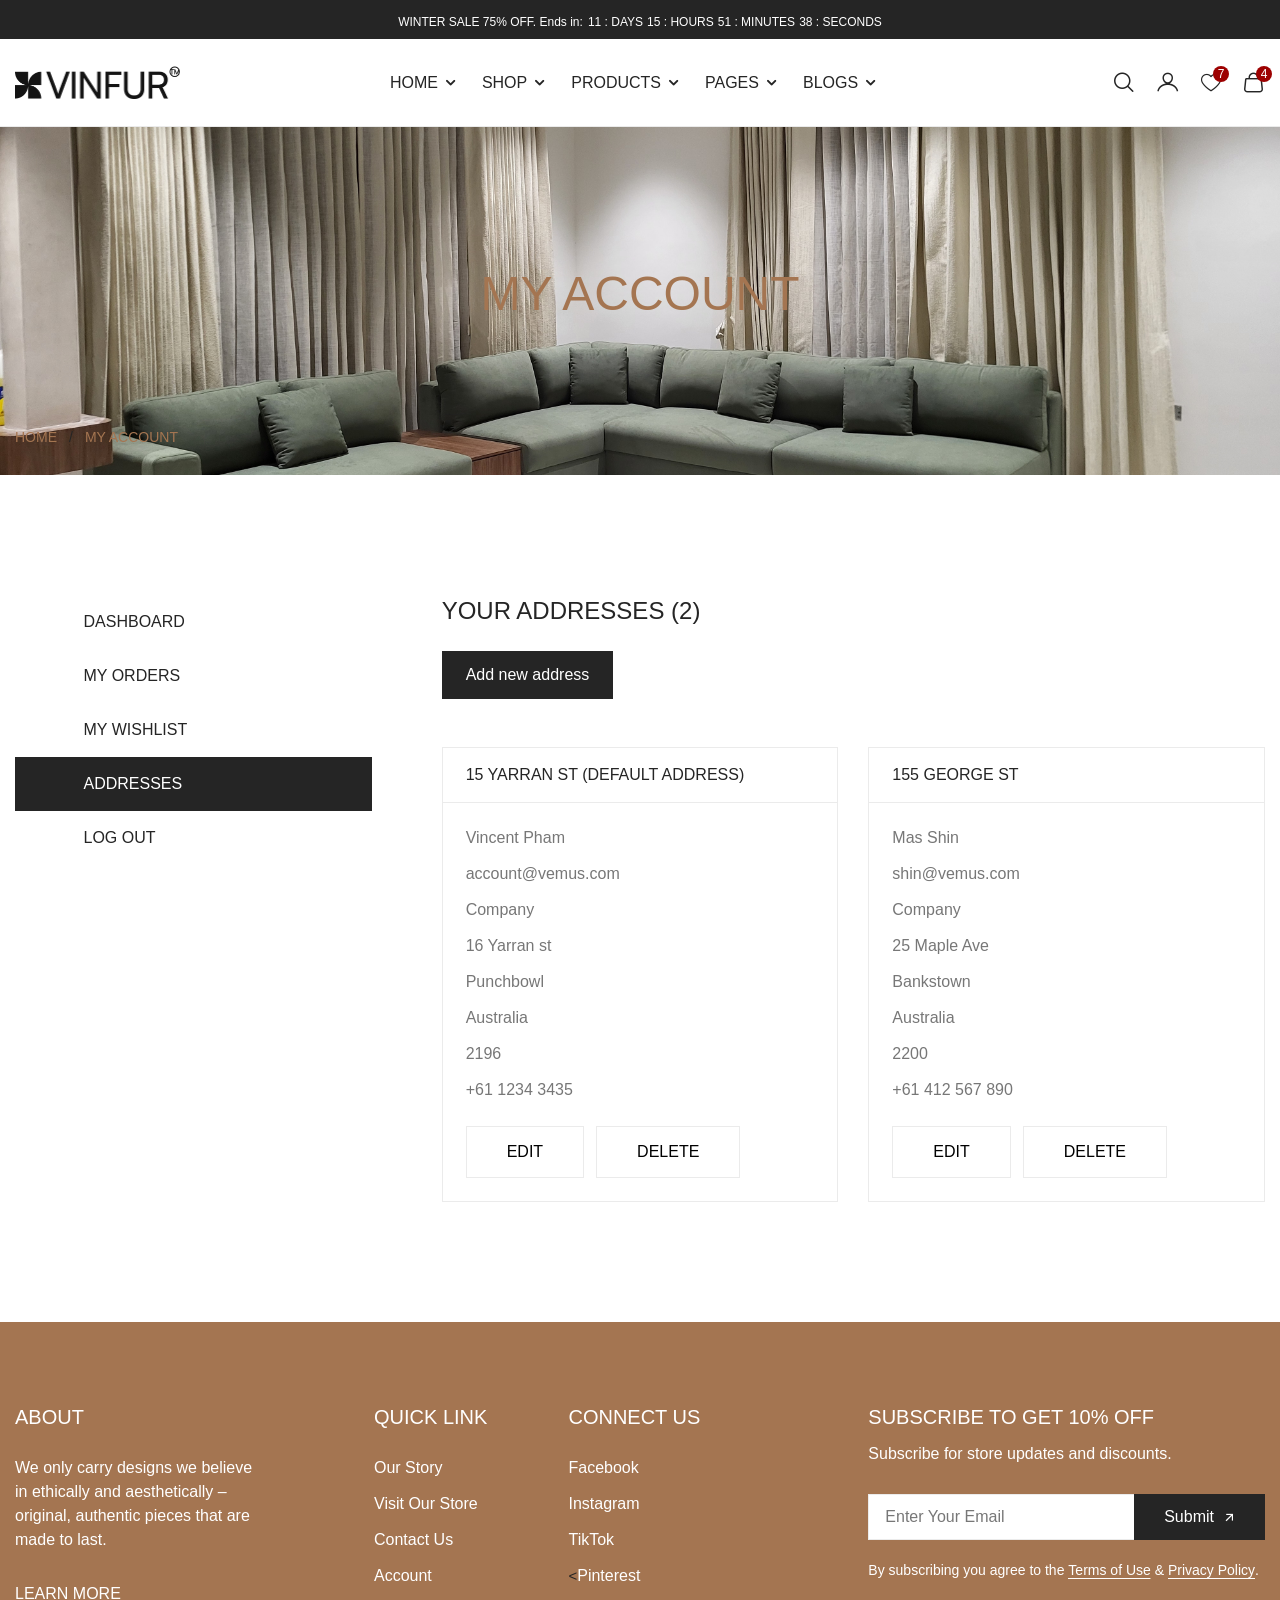
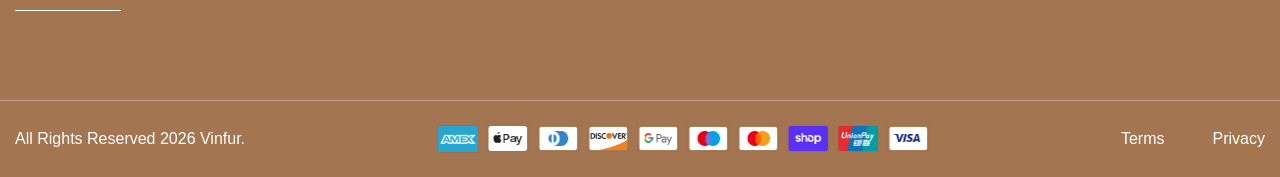
<file: account-addresses.html>
<!DOCTYPE html>
<!--[if IE 8]><html class="ie" xmlns="http://www.w3.org/1999/xhtml" xml:lang="en-US" lang="en-US"> <![endif]-->
<!--[if (gte IE 9)|!(IE)]><!-->
<html xmlns="http://www.w3.org/1999/xhtml" xml:lang="en-US" lang="en-US">
<!--<![endif]-->


<!-- Mirrored from vinfur.vercel.app/account-addresses.html by HTTrack Website Copier/3.x [XR&CO'2014], Thu, 02 Apr 2026 12:21:24 GMT -->
<!-- Added by HTTrack --><meta http-equiv="content-type" content="text/html;charset=utf-8" /><!-- /Added by HTTrack -->
<head>
    <!-- Basic Page Needs -->
    <meta charset="utf-8">
    <!--[if IE ]><meta http-equiv="X-UA-Compatible" content="IE=edge,chrome=1"/><![endif]-->

    <meta name="author" content="themesflat.com">
    <title>An.Z Home Furnishings - Premium Home Decor Services</title>
    <meta name="description"
        content="VinFur offers modern, durable furniture from Vietnam — stylish sofas, dining sets, storage, and decor at fair prices with fast delivery.">
    <meta name="keywords"
        content="VinFur, furniture, modern furniture, home decor, sofas, dining sets, storage solutions, affordable furniture, stylish interiors">
    <meta name="viewport" content="width=device-width, initial-scale=1.0">


    <!-- Mobile Specific Metas -->
    <meta name="viewport" content="width=device-width, initial-scale=1, maximum-scale=1">

    <!-- Theme Style -->
    <link rel="stylesheet" type="text/css" href="css/bootstrap.css">
    <link rel="stylesheet" type="text/css" href="css/animate.min.css">
    <link rel="stylesheet" type="text/css" href="css/swiper-bundle.min.css">
    <link rel="stylesheet" type="text/css" href="css/bootstrap-select.min.css">
    <link rel="stylesheet" type="text/css" href="css/styles.css">


    <!-- Icon -->
    <link rel="stylesheet" type="text/css" href="icons/icomoon/style.css">

    <!-- Favicon and Touch Icons  -->
    <link rel="shortcut icon" href="images/favicon.svg">
    <link rel="apple-touch-icon-precomposed" href="images/favicon.svg">
</head>

<body>
    <!-- wrapper -->
    <div id="wrapper">

        <!-- Scroll Top -->
        <button id="goTop">
            <span class="border-progress"></span>
            <span class="icon icon-caret-up"></span>
        </button>

        <!-- preload -->
        <div class="preload preload-container" id="preload">
            <div class="preload-logo">
                <div class="spinner"></div>
            </div>
        </div>
        <!-- /preload -->

        <div class="btn-sidebar-mb d-lg-none left">
            <button data-bs-toggle="offcanvas" data-bs-target="#mbSidebar">
                <svg width="24" height="24" viewBox="0 0 24 24" fill="none" xmlns="http://www.w3.org/2000/svg">
                    <g clip-path="url(#clip0_2195_779)">
                        <path
                            d="M8.45454 23.7275H15C20.9236 23.7275 23.4545 21.1966 23.4545 15.2729V8.72749C23.4545 2.80385 20.9236 0.272949 15 0.272949H8.45454C2.5309 0.272949 0 2.80385 0 8.72749V15.2729C0 21.1966 2.52 23.7275 8.45454 23.7275ZM15 1.90931C20.0291 1.90931 21.8182 3.69841 21.8182 8.72749V15.2729C21.8182 20.3021 20.0291 22.0911 15 22.0911H8.45454C3.42544 22.0911 1.63636 20.302 1.63636 15.2729V8.72749C1.63636 3.69839 3.42546 1.90931 8.45454 1.90931H15ZM16.0909 23.7275C16.5382 23.7275 16.9091 23.3566 16.9091 22.9093V1.09113C16.9091 0.643848 16.5382 0.272949 16.0909 0.272949C15.6436 0.272949 15.2727 0.643848 15.2727 1.09113V22.9093C15.2727 23.3566 15.6327 23.7275 16.0909 23.7275ZM8.45573 15.611C8.66302 15.611 8.87027 15.5347 9.03391 15.371L11.8266 12.5783C12.143 12.2619 12.143 11.7383 11.8266 11.4219L9.03391 8.62919C8.71755 8.31283 8.19391 8.31283 7.87755 8.62919C7.5612 8.94555 7.5612 9.46919 7.87755 9.78555L10.0812 12.0001L7.86666 14.2147C7.5503 14.531 7.5503 15.0547 7.86666 15.371C8.0303 15.5347 8.23753 15.611 8.45573 15.611Z"
                            fill="white" />
                    </g>
                    <defs>
                        <clipPath id="clip0_2195_779">
                            <rect width="24" height="24" fill="white" />
                        </clipPath>
                    </defs>
                </svg>

            </button>
        </div>

        <div class="top-bar style-default d-flex align-items-center justify-content-center">
            <div>WINTER SALE 75% OFF. Ends in:
                <div class="tf-countdown style-default">
                    <div class="js-countdown" data-timer="1007500" data-labels=" : DAYS, : HOURS, : MINUTES, : SECONDS">
                    </div>
                </div>
            </div>
        </div>

        <!-- .header -->
        <header class="header header-sticky">
            <div class="tf-container w-1750">
                <div class="header-inner">
                    <a href="index.html" class="site-logo">
                        <img class="logo_header" alt="logo" width="165" height="32" src="images/logo/logo.png">
                    </a>
                    <nav class="main-menu">
                        <ul class="navigation box-nav-menu">
                            <li class="has-child text-menu menu-item"><a href="#"
                                    class="link-no-action toggle splitting item-link">
                                    Home
                                </a>
                                <div class="submenu sub-menu mega-menu mega-home">
                                    <div class="tf-container w-1246">
                                        <div class="row-demo">
                                            <div class="demo-item">
                                                <a href="index.html" class="demo-img">
                                                    <img width="278" height="370" src="images/header/homepage-1.jpg"
                                                        alt="Demo">
                                                </a>
                                                <a href="index.html" class="demo-name">Homepage 1</a>
                                            </div>
                                            <div class="demo-item">
                                                <a href="home02.html" class="demo-img">
                                                    <img width="278" height="370" src="images/header/homepage-2.jpg"
                                                        alt="Demo">
                                                </a>
                                                <a href="home02.html" class="demo-name">Homepage 2</a>
                                            </div>
                                            <div class="demo-item">
                                                <a href="home03.html" class="demo-img">
                                                    <img width="278" height="370" src="images/header/homepage-3.jpg"
                                                        alt="Demo">
                                                </a>
                                                <a href="home03.html" class="demo-name">Homepage 3</a>
                                            </div>
                                            <div class="demo-item">
                                                <a href="home04.html" class="demo-img">
                                                    <img width="278" height="370" src="images/header/homepage-4.jpg"
                                                        alt="Demo">
                                                </a>
                                                <a href="home04.html" class="demo-name">Homepage 4</a>
                                            </div>
                                        </div>
                                    </div>
                                </div>
                            </li>
                            <li class="has-child text-menu menu-item"><a href="#"
                                    class="link-no-action toggle splitting item-link">
                                    Shop
                                </a>
                                <div class="submenu sub-menu mega-menu mega-shop">
                                    <div class="tf-container w-1750">
                                        <div class="wrap-nav-link">
                                            <div class="col-nav-link mega-menu-item">
                                                <div class="h6 fw-5 mb_23 text_black menu-heading">
                                                    Shop Style
                                                </div>
                                                <ul class="sub-menu_list d-grid gap_10">
                                                    <li>
                                                        <a href="shop-style-01.html"
                                                            class="link text-body-default text_heading-color sub-menu_link">Shop
                                                            Default</a>
                                                    </li>
                                                    <li>
                                                        <a href="shop-style-02.html"
                                                            class="link text-body-default text_heading-color sub-menu_link">Shop
                                                            Style 2</a>
                                                    </li>
                                                    <li>
                                                        <a href="shop-style-03.html"
                                                            class="link text-body-default text_heading-color sub-menu_link">Shop
                                                            Style 3</a>
                                                    </li>
                                                    <li>
                                                        <a href="shop-style-04.html"
                                                            class="link text-body-default text_heading-color sub-menu_link">Shop
                                                            Style 4</a>
                                                    </li>
                                                </ul>
                                            </div>
                                            <div class="col-nav-link mega-menu-item">
                                                <div class="h6 fw-5 mb_23 text_black menu-heading">
                                                    Shop Layout
                                                </div>
                                                <ul class="sub-menu_list d-grid gap_10">
                                                    <li>
                                                        <a href="shop-grid-2-columns.html"
                                                            class="link text-body-default text_heading-color sub-menu_link">Grid
                                                            2 Columns</a>
                                                    </li>
                                                    <li>
                                                        <a href="shop-grid-3-columns.html"
                                                            class="link text-body-default text_heading-color sub-menu_link">Grid
                                                            3 Columns</a>
                                                    </li>
                                                    <li>
                                                        <a href="shop-grid-4-columns.html"
                                                            class="link text-body-default text_heading-color sub-menu_link">Grid
                                                            4 Columns</a>
                                                    </li>

                                                </ul>
                                            </div>
                                            <div class="col-nav-link mega-menu-item">
                                                <div class="h6 fw-5 mb_23 text_black menu-heading">
                                                    Shop Feature
                                                </div>
                                                <ul class="sub-menu_list d-grid gap_10">
                                                    <li>
                                                        <a href="shop-pagination.html"
                                                            class="link text-body-default text_heading-color sub-menu_link">Pagination
                                                            Links</a>
                                                    </li>
                                                    <li>
                                                        <a href="shop-load-more-button.html"
                                                            class="link text-body-default text_heading-color sub-menu_link">Load
                                                            More
                                                            Button</a>
                                                    </li>
                                                    <li>
                                                        <a href="shop-infinity-scroll.html"
                                                            class="link text-body-default text_heading-color sub-menu_link">Infinity
                                                            Scroll</a>
                                                    </li>
                                                </ul>
                                            </div>
                                        </div>
                                        <div class="wrap-banner d-flex">
                                            <div class="banner-menu hover-image">
                                                <div class="img-style">
                                                    <img width="396" height="487" loading="lazy" decoding="async"
                                                        src="images/header/banner-2.jpg" alt="banner">
                                                </div>
                                                <div class="content">
                                                    <div class="title d-flex align-items-center gap_10 mb_10">
                                                        <h5 class="text_white">New Season</h5>
                                                    </div>
                                                    <div class="text-caption-1 text_white">
                                                        <a href="shop-style-01.html"
                                                            class=" hover-underline-link  d-flex align-items-center gap_10">SHOP
                                                            NOW <i class="icon-arrow-right-up"></i></a>
                                                    </div>
                                                </div>
                                            </div>
                                            <div class="banner-menu hover-image">
                                                <div class="img-style">
                                                    <img width="396" height="487" loading="lazy" decoding="async"
                                                        src="images/header/banner-3.jpg" alt="banner">
                                                </div>
                                                <div class="content">
                                                    <div class="title d-flex align-items-center gap_10 mb_10">
                                                        <h5 class="text_white">Flash Sale</h5>
                                                        <span class="line"></span>
                                                        <h5 class="text_white">30% OFF</h5>
                                                    </div>
                                                    <div class="text-caption-1 text_white">
                                                        <a href="shop-style-01.html"
                                                            class=" hover-underline-link  d-flex align-items-center gap_10">SHOP
                                                            NOW <i class="icon-arrow-right-up"></i></a>
                                                    </div>
                                                </div>
                                            </div>
                                        </div>
                                    </div>
                                </div>
                            </li>
                            <li class="has-child text-menu menu-item "><a href="#"
                                    class="link-no-action toggle splitting item-link">
                                    Products
                                </a>
                                <div class="submenu sub-menu mega-menu mega-product ">
                                    <div class="tf-container w-1750">
                                        <div class="wrap-nav-link">
                                            <div class="col-nav-link mega-menu-item">
                                                <div class="h6 fw-5 mb_23 text_black menu-heading">
                                                    Product Style
                                                </div>
                                                <ul class="sub-menu_list d-grid gap_10">
                                                    <li>
                                                        <a href="product-style-01.html"
                                                            class="link text-body-default text_heading-color sub-menu_link">Product
                                                            Style 1
                                                        </a>
                                                    </li>
                                                    <li>
                                                        <a href="product-style-02.html"
                                                            class="link text-body-default text_heading-color sub-menu_link">Product
                                                            Style 2
                                                        </a>
                                                    </li>
                                                    <li>
                                                        <a href="product-style-03.html"
                                                            class="link text-body-default text_heading-color sub-menu_link">Product
                                                            Style 3
                                                        </a>
                                                    </li>
                                                    <li>
                                                        <a href="product-style-04.html"
                                                            class="link text-body-default text_heading-color sub-menu_link">Product
                                                            Style 4<span
                                                                class="tag hot demo-label text-small-2 ">Hot</span>
                                                        </a>
                                                    </li>
                                                    <li>
                                                        <a href="product-style-05.html"
                                                            class="link text-body-default text_heading-color sub-menu_link">Product
                                                            Style 5<span
                                                                class="tag trending demo-label text-small-2 ">Trending</span>
                                                        </a>
                                                    </li>
                                                    <li>
                                                        <a href="product-style-06.html"
                                                            class="link text-body-default text_heading-color sub-menu_link">Product
                                                            Style 6<span
                                                                class="tag trending demo-label text-small-2 ">Trending</span>
                                                        </a>
                                                    </li>
                                                </ul>
                                            </div>
                                            <div class="col-nav-link mega-menu-item">
                                                <div class="h6 fw-5 mb_23 text_black menu-heading">
                                                    Product Description
                                                </div>
                                                <ul class="sub-menu_list d-grid gap_10">
                                                    <li>
                                                        <a href="product-description-side-dropdown.html"
                                                            class="link text-body-default text_heading-color sub-menu_link">Description
                                                            Side
                                                            Dropdown</a>
                                                    </li>
                                                    <li>
                                                        <a href="product-description-side-full-accordion.html"
                                                            class="link text-body-default text_heading-color sub-menu_link">Description
                                                            Full
                                                            Accordions</a>
                                                    </li>
                                                    <li>
                                                        <a href="product-description-side-drawer.html"
                                                            class="link text-body-default text_heading-color sub-menu_link">Description
                                                            Side
                                                            Drawer</a>
                                                    </li>
                                                </ul>
                                            </div>
                                            <div class="col-nav-link mega-menu-item">
                                                <div class="h6 fw-5 mb_23 text_black menu-heading">
                                                    Product Details
                                                </div>
                                                <ul class="sub-menu_list d-grid gap_10">
                                                    <li>
                                                        <a href="product-inner-zoom.html"
                                                            class="link text-body-default text_heading-color sub-menu_link">Product
                                                            Inner
                                                            Zoom</a>
                                                    </li>
                                                    <li>
                                                        <a href="product-inner-circle-zoom.html"
                                                            class="link text-body-default text_heading-color sub-menu_link">Product
                                                            Inner
                                                            Circle Zoom</a>
                                                    </li>
                                                    <li>
                                                        <a href="product-no-zoom.html"
                                                            class="link text-body-default text_heading-color sub-menu_link">Product
                                                            No
                                                            Zoom</a>
                                                    </li>


                                                </ul>
                                            </div>
                                            <div class="col-nav-link mega-menu-item">
                                                <div class="h6 fw-5 mb_23 text_black menu-heading">
                                                    Product Features
                                                </div>
                                                <ul class="sub-menu_list d-grid gap_10">
                                                    <li>
                                                        <a href="product-pickup-available.html"
                                                            class="link text-body-default text_heading-color sub-menu_link">Pickup
                                                            Available</a>
                                                    </li>
                                                    <li>
                                                        <a href="product-swatch-image.html"
                                                            class="link text-body-default text_heading-color sub-menu_link">Swatch
                                                            Image</a>
                                                    </li>
                                                    <li>
                                                        <a href="product-together.html"
                                                            class="link text-body-default text_heading-color sub-menu_link">Buy
                                                            Together<span
                                                                class="tag new demo-label text-small-2 ">New</span></a>
                                                    </li>
                                                    <li>
                                                        <a href="product-volume-discount.html"
                                                            class="link text-body-default text_heading-color sub-menu_link">Volume
                                                            Discount</a>
                                                    </li>
                                                </ul>
                                            </div>
                                        </div>
                                        <div class="wrap-prd d-flex gap_24 mn-none">
                                            <div class="list-ver">
                                                <div class="prd-nav-item hover-image">
                                                    <div class="img-style">
                                                        <img width="240" height="240" loading="lazy" decoding="async"
                                                            src="images/header/prd-nav-1.jpg" alt="product">
                                                        <a href="#quickView" data-bs-toggle="modal"
                                                            class="hover-tooltip tooltip-top box-icon">
                                                            <span class="icon icon-view"></span>
                                                            <span class="tooltip">Quick view</span>
                                                        </a>
                                                    </div>
                                                    <div class="">
                                                        <a href="shop-style-01.html"
                                                            class="h6 link text_heading-color mb_5">
                                                            Cub Chair
                                                        </a>
                                                        <div class="price">
                                                            <span class="text-body-2">$2,499.00</span><span
                                                                class="old-price">$2,899.00</span>
                                                        </div>
                                                    </div>
                                                </div>
                                                <div class="prd-nav-item hover-image">
                                                    <div class="img-style">
                                                        <img width="240" height="240" loading="lazy" decoding="async"
                                                            src="images/header/prd-nav-2.jpg" alt="product">
                                                        <a href="#quickView" data-bs-toggle="modal"
                                                            class="hover-tooltip tooltip-top box-icon">
                                                            <span class="icon icon-view"></span>
                                                            <span class="tooltip">Quick view</span>
                                                        </a>
                                                    </div>
                                                    <div class="">
                                                        <a href="shop-style-01.html"
                                                            class="h6 link  text_heading-color mb_5">
                                                            Virgule Armchair
                                                        </a>
                                                        <div class="price">
                                                            <span class="text-body-2">$2,499.00</span>
                                                        </div>
                                                    </div>
                                                </div>
                                            </div>
                                        </div>
                                    </div>
                                </div>
                            </li>
                            <li class="has-child text-menu menu-item"><a href="#"
                                    class="link-no-action toggle splitting item-link">
                                    Pages
                                </a>
                                <div class="submenu sub-menu mega-menu mega-page">
                                    <div class="wrap-nav-link">
                                        <div class="col-nav-link">
                                            <div class="d-grid gap_10">
                                                <a href="about-us.html"
                                                    class="link text-body-default text_heading-color sub-menu_link">About
                                                    Us</a>
                                                <a href="contact.html"
                                                    class="link text-body-default text_heading-color sub-menu_link">Contact
                                                    Us</a>
                                                <a href="our-store.html"
                                                    class="link text-body-default text_heading-color sub-menu_link">Store
                                                    Location</a>
                                                <a href="my-account.html"
                                                    class="link text-body-default text_heading-color sub-menu_link">My
                                                    Account</a>
                                                <a href="faqs.html"
                                                    class="link text-body-default text_heading-color sub-menu_link">FAQ</a>
                                                <a href="shop-cart.html"
                                                    class="link text-body-default text_heading-color sub-menu_link">Cart
                                                    Drawer</a>
                                                <a href="before-you-leave.html"
                                                    class="link text-body-default text_heading-color sub-menu_link">Before
                                                    You Leave</a>
                                                <a href="product-popup.html"
                                                    class="link text-body-default text_heading-color sub-menu_link">Products
                                                    Popup</a>
                                                <a href="index.html"
                                                    class="link text-body-default text_heading-color sub-menu_link">Newspaper
                                                    Popup</a>
                                                <a href="404.html"
                                                    class="link text-body-default text_heading-color sub-menu_link">404</a>
                                                <a href="#"
                                                    class="link text-body-default text_heading-color sub-menu_link">Coming
                                                    Soon!</a>
                                            </div>
                                        </div>
                                    </div>

                                </div>
                            </li>
                            <li class="has-child text-menu menu-item position-relative"><a href="#"
                                    class="toggle splitting item-link link-no-action">
                                    Blogs
                                </a>
                                <div class="submenu sub-menu menu-defaul">

                                    <ul class="sub-menu_list d-grid gap_10">
                                        <li>
                                            <a href="blog-style-1.html"
                                                class="link text-body-default text_heading-color sub-menu_link">Blog
                                                List Style 1</a>
                                        </li>
                                        <li>
                                            <a href="blog-style-2.html"
                                                class="link text-body-default text_heading-color sub-menu_link">Blog
                                                List Style 2</a>
                                        </li>
                                        <li>
                                            <a href="blog-style-3.html"
                                                class="link text-body-default text_heading-color sub-menu_link">Blog
                                                List Style 3</a>
                                        </li>
                                        <li>
                                            <a href="blog-post.html"
                                                class="link text-body-default text_heading-color sub-menu_link">Blog
                                                Post</a>
                                        </li>
                                    </ul>
                                </div>
                            </li>
                            <li class="text-menu menu-item">
                                <a href="404-3.html" class="toggle splitting item-link btn-buy-theme">
                                    Buy Template!
                                </a>
                            </li>
                        </ul>
                    </nav>
                    <div class="header-right d-flex align-items-center gap_20">
                        <ul class="nav-icon-list">
                            <li class="d-none d-md-flex">
                                <a class="nav-icon-item link" href="#search" data-bs-toggle="modal">
                                    <i class="icon icon-magnifying-glass"></i>
                                </a>
                            </li>
                            <li class="d-none d-lg-flex">
                                <a href="#login" data-bs-toggle="offcanvas" class="nav-icon-item link">
                                    <i class="icon icon-user"></i>
                                </a>
                            </li>
                            <li class="d-none d-sm-flex position-relative">
                                <a class="nav-icon-item link" href="wishlist.html">
                                    <i class="icon icon-heart"></i>
                                </a>
                                <span class="count">7</span>
                            </li>
                            <li class="shop-cart" data-bs-toggle="modal" data-bs-target="#shoppingCart">
                                <a class="nav-icon-item link" href="#shoppingCart" data-bs-toggle="modal">
                                    <i class="icon icon-bag"></i>
                                </a>
                                <span class="count">4</span>
                            </li>
                        </ul>
                        <a href="#mobileMenu" data-bs-toggle="offcanvas" class="mobile-button d-xl-none">
                            <div class="burger">
                                <span></span>
                                <span></span>
                                <span></span>
                            </div>
                        </a>
                    </div>
                </div>
            </div>
        </header>
        <!-- End header -->

        <!-- page-title -->
        <div class="tf-page-title">
            <h2 class="text-center text-uppercase title">my account</h2>
            <ul class="breadcrumb-list">
                <li><a href="index.html">Home</a></li>
                <li>my account</li>
            </ul>
        </div>
        <!-- /page-title -->

        <!-- main-content -->
        <div class="main-content">

            <!-- Account -->
            <div class="tf-spacing-1">
                <div class="tf-container w-1690">
                    <div class="row">
                        <div class="col-lg-4">
                            <div class="sidebar-account-wrap sidebar-content-wrap sticky-top d-lg-block d-none">
                                <ul class="my-account-nav">
                                    <li>
                                        <a href="my-account.html" class="link-account">
                                            <span class="text">Dashboard</span>
                                        </a>
                                    </li>
                                    <li>
                                        <a href="account-orders.html" class="link-account ">
                                            <span class="text">My Orders</span>
                                        </a>
                                    </li>
                                    <li>
                                        <a href="wishlist.html" class="link-account">
                                            <span class="text">My Wishlist</span>
                                        </a>
                                    </li>
                                    <li>
                                        <a href="account-addresses.html" class="link-account active">
                                            <span class="text">Addresses</span>
                                        </a>
                                    </li>

                                    <li>
                                        <a href="index.html" class="link-account">
                                            <span class="text">Log Out</span>
                                        </a>
                                    </li>
                                </ul>
                            </div>
                        </div>
                        <div class="col-lg-8">
                            <div class="my-acount-content account-order" id="updateCountMain">
                                <div class="h4 heading fw-normal">
                                    your addresses (<span class="count_text">2</span>)
                                </div>
                                <div class="widget-inner-address">
                                    <button class="tf-btn btn-bg-secondary animate-btn fw-medium btn-add-address">
                                        Add new address
                                    </button>
                                    <form class="wd-form-address style-border show-form-address">
                                        <div class="form-content-2">
                                            <div class="cols tf-grid-layout sm-col-2">
                                                <fieldset>
                                                    <label class="text-label">First Name</label>
                                                    <input type="text" required>
                                                </fieldset>
                                                <fieldset>
                                                    <label class="text-label">Last Name</label>
                                                    <input type="text" required>
                                                </fieldset>
                                            </div>
                                            <fieldset>
                                                <label class="text-label">Company</label>
                                                <input type="text" required>
                                            </fieldset>
                                            <fieldset>
                                                <label class="text-label">Address 1</label>
                                                <input type="text" required>
                                            </fieldset>
                                            <fieldset>
                                                <label class="text-label">City</label>
                                                <input type="text" required>
                                            </fieldset>
                                            <fieldset>
                                                <label class="text-label">Country/region</label>
                                                <input type="text" required>
                                            </fieldset>
                                            <fieldset>
                                                <label class="text-label">Province</label>
                                                <input type="text" required>
                                            </fieldset>
                                            <fieldset>
                                                <label class="text-label">Postal/ZIP code</label>
                                                <input type="text" required>
                                            </fieldset>
                                            <fieldset>
                                                <label class="text-label">Phone</label>
                                                <input type="number" required>
                                            </fieldset>
                                            <div class="checkbox-wrap">
                                                <input id="set-def-1" type="checkbox" class="tf-check type-20 p-0">
                                                <label for="set-def-1" class="text-body-default">Set as default
                                                    address</label>
                                            </div>
                                        </div>

                                        <div class="group-btn-form">
                                            <button class="tf-btn btn-bg-secondary text-uppercase fw-medium animate-btn"
                                                type="submit">
                                                Add Address
                                            </button>
                                            <a href="javascript:void(0);"
                                                class="tf-btn btn-border animate-btn animate-dark btn-hide-address">
                                                Cancel
                                            </a>
                                        </div>
                                    </form>
                                    <ul class="list-account-address tf-grid-layout md-col-2">
                                        <li class="account-address-item count_item">
                                            <p class="title">
                                                15 Yarran st (Default address)
                                            </p>
                                            <div class="info-detail">
                                                <div class="box-infor">
                                                    <span>Vincent Pham</span>
                                                    <span>account@vemus.com</span>
                                                    <span>Company</span>
                                                    <span>16 Yarran st</span>
                                                    <span>Punchbowl</span>
                                                    <span>Australia</span>
                                                    <span>2196</span>
                                                    <span>+61 1234 3435</span>
                                                </div>
                                                <div class="box-btn">
                                                    <button
                                                        class="tf-btn btn-border text-uppercase btn-px-40 btn-h-52 animate-btn animate-dark btn-edit-address"
                                                        data-form="form-edit-1">
                                                        Edit
                                                    </button>
                                                    <button
                                                        class="tf-btn btn-border text-uppercase btn-px-40 btn-h-52 animate-btn animate-dark fw-medium btn-delete-address count_del"
                                                        data-form="form-edit-1">
                                                        Delete
                                                    </button>
                                                </div>

                                            </div>
                                        </li>
                                        <li class="account-address-item count_item">
                                            <p class="title">
                                                155 GEORGE st
                                            </p>
                                            <div class="info-detail">
                                                <div class="box-infor">
                                                    <span>Mas Shin</span>
                                                    <span>shin@vemus.com</span>
                                                    <span>Company</span>
                                                    <span>25 Maple Ave</span>
                                                    <span>Bankstown</span>
                                                    <span>Australia</span>
                                                    <span>2200</span>
                                                    <span>+61 412 567 890</span>
                                                </div>
                                                <div class="box-btn">
                                                    <button
                                                        class="tf-btn btn-border text-uppercase btn-px-40 btn-h-52 animate-btn animate-dark btn-edit-address"
                                                        data-form="form-edit-2">
                                                        Edit
                                                    </button>
                                                    <button
                                                        class="tf-btn btn-border text-uppercase btn-px-40 btn-h-52 animate-btn animate-dark fw-medium btn-delete-address count_del"
                                                        data-form="form-edit-2">
                                                        Delete
                                                    </button>
                                                </div>

                                            </div>
                                        </li>
                                    </ul>
                                    <form class="wd-form-address style-border edit-form-address">
                                        <div class="form-content-2">
                                            <div class="cols tf-grid-layout sm-col-2">
                                                <fieldset>
                                                    <label class="text-label">First Name</label>
                                                    <input type="text" required>
                                                </fieldset>
                                                <fieldset>
                                                    <label class="text-label">Last Name</label>
                                                    <input type="text" required>
                                                </fieldset>
                                            </div>
                                            <fieldset>
                                                <label class="text-label">Company</label>
                                                <input type="text" required>
                                            </fieldset>
                                            <fieldset>
                                                <label class="text-label">Address 1</label>
                                                <input type="text" required>
                                            </fieldset>
                                            <fieldset>
                                                <label class="text-label">City</label>
                                                <input type="text" required>
                                            </fieldset>
                                            <fieldset>
                                                <label class="text-label">Country/region</label>
                                                <input type="text" required>
                                            </fieldset>
                                            <fieldset>
                                                <label class="text-label">Province</label>
                                                <input type="text" required>
                                            </fieldset>
                                            <fieldset>
                                                <label class="text-label">Postal/ZIP code</label>
                                                <input type="text" required>
                                            </fieldset>
                                            <fieldset>
                                                <label class="text-label">Phone</label>
                                                <input type="number" required>
                                            </fieldset>
                                            <div class="checkbox-wrap">
                                                <input id="set-def-2" type="checkbox" class="tf-check type-20 p-0">
                                                <label for="set-def-2" class="text-body-default">Set as default
                                                    address</label>
                                            </div>
                                        </div>

                                        <div class="group-btn-form">
                                            <button class="tf-btn btn-bg-secondary text-uppercase animate-btn"
                                                type="submit">
                                                Update
                                            </button>
                                            <a href="javascript:void(0);"
                                                class="tf-btn btn-border animate-btn animate-dark btn-hide-edit-address">
                                                Cancel
                                            </a>
                                        </div>
                                    </form>
                                </div>
                            </div>
                        </div>
                    </div>
                </div>
            </div>
            <!-- /Account -->

        </div>
        <!-- /main-content -->

        <!-- Footer -->
        <footer class="footer">
            <div class="footer-body">
                <div class="tf-container">
                    <div class="row">
                        <div class="col-lg-3 col-md-6">
                            <div class="footer-about">
                                <div class="h5 text-uppercase mb_24 footer-title text_white">about</div>
                                <p class="text-body-default text_white mb_24">We only carry designs we believe
                                    in
                                    ethically and aesthetically
                                    – original, authentic pieces that are made to last.</p>
                                <a href="about-us.html"
                                    class="hover-underline-link text_white text-body-default text-uppercase">learn
                                    more</a>
                            </div>
                        </div>
                        <div class="col-lg-5 col-md-6">
                            <div class="wrap-footer-col-block">
                                <div class="footer-col-block">
                                    <div class="h5 footer-heading footer-heading-mobile footer-title text_white mb_24">
                                        Quick
                                        Link</div>
                                    <div class="tf-collapse-content">
                                        <ul class="footer-menu-list d-grid gap_12">
                                            <li>
                                                <a href="about-us.html" class="link-2 text-body-default text_white">Our
                                                    Story</a>
                                            </li>
                                            <li>
                                                <a href="404-2.html"
                                                    class="link-2 text-body-default text_white">Visit Our
                                                    Store</a>
                                            </li>
                                            <li>
                                                <a href="contact.html"
                                                    class="link-2 text-body-default text_white">Contact
                                                    Us</a>
                                            </li>
                                            <li>
                                                <a href="my-account.html"
                                                    class="link-2 text-body-default text_white">Account</a>
                                            </li>
                                        </ul>
                                    </div>
                                </div>
                                <div class="footer-col-block">
                                    <div class="h5 footer-heading footer-heading-mobile footer-title text_white mb_24">
                                        Connect Us</div>
                                    <div class="tf-collapse-content">
                                        <ul class="footer-menu-list d-grid gap_12">
                                            <li>
                                                <a href="https://www.facebook.com/" target="_blank"
                                                    class="link-2 text-body-default text_white">Facebook</a>
                                            </li>
                                            <li>
                                                <a href="https://www.instagram.com/" target="_blank"
                                                    class="link-2 text-body-default text_white">Instagram</a>
                                            </li>
                                            <li>
                                                <a href="https://www.tiktok.com/" target="_blank"
                                                    class="link-2 text-body-default text_white">TikTok</a>
                                            </li>
                                            <li>
                                                <<a href="https://www.pinterest.com/" target="_blank"
                                                    class="link-2 text-body-default text_white">Pinterest</a>
                                            </li>
                                        </ul>
                                    </div>
                                </div>
                            </div>
                        </div>
                        <div class="col-lg-4">
                            <div class="footer-newsletter">
                                <div class="footer-title text_white mb_28">
                                    <div class="h5 text-uppercase mb_10 text_white">subscribe to get 10% off</div>
                                    <p class="text-body-default text_white">Subscribe for store updates and discounts.
                                    </p>
                                </div>
                                <form method="post" class="form-newsletter mb_20" action="#" accept-charset="utf-8">
                                    <div class="wrap">
                                        <fieldset class=" position-relative">
                                            <input type="email" class="tb-my-input style-border" name="email"
                                                placeholder="Enter Your Email" required="">
                                        </fieldset>
                                        <button name="submit" type="submit" class="btn-submit animate-btn">
                                            <span class="text-body-default fw-5">Submit</span><i
                                                class="icon-arrow-right-up2"></i>
                                        </button>
                                    </div>
                                </form>
                                <p class="text-caption-1 text_white">By subscribing you agree to the <a
                                        href="terms-conditions.html" class="hover-underline-link">Terms of Use</a> & <a
                                        href="privacy-policy.html" class="hover-underline-link">Privacy Policy</a>.</p>
                            </div>
                        </div>
                    </div>
                </div>
            </div>
            <div class="footer-bottom">
                <div class="tf-container">
                    <div class="wrap-footer-bottom">
                        <p class="text_white">All Rights Reserved 2026 Vinfur.</p>
                        <ul class="payment-method-list d-flex gap_8 justify-content-center flex-wrap">
                            <li>
                                <a href="#"><img width="40" height="25" src="images/payment/amex.png" alt=""></a>
                            </li>
                            <li>
                                <a href="#"><img width="40" height="25" src="images/payment/payment-1.png" alt=""></a>
                            </li>
                            <li>
                                <a href="#"><img width="40" height="25" src="images/payment/payment-2.png" alt=""></a>
                            </li>
                            <li>
                                <a href="#"><img width="40" height="25" src="images/payment/payment-3.png" alt=""></a>
                            </li>
                            <li>
                                <a href="#"><img width="40" height="25" src="images/payment/payment-4.png" alt=""></a>
                            </li>
                            <li>
                                <a href="#"><img width="40" height="25" src="images/payment/payment-5.png" alt=""></a>
                            </li>
                            <li>
                                <a href="#"><img width="40" height="25" src="images/payment/payment-6.png" alt=""></a>
                            </li>
                            <li>
                                <a href="#"><img width="40" height="25" src="images/payment/payment-7.png" alt=""></a>
                            </li>
                            <li>
                                <a href="#"><img width="40" height="25" src="images/payment/payment-8.png" alt=""></a>
                            </li>
                            <li>
                                <a href="#"><img width="40" height="25" src="images/payment/payment-9.png" alt=""></a>
                            </li>
                        </ul>
                        <div class="right d-flex ">
                            <a href="terms-conditions.html" class="text-body-default link-2 text_white ">Terms</a>
                            <a href="privacy-policy.html" class="text-body-default link-2 text_white">Privacy</a>
                        </div>
                    </div>
                </div>
            </div>
        </footer>
        <!-- /Footer -->

    </div>
    <!-- /wrapper -->

    <!-- Account Sidebar-->
    <div class="offcanvas offcanvas-start canvas-sidebar" id="mbSidebar">
        <div class="canvas-wrapper">
            <div class="canvas-header">
                <span class="title">SIDEBAR</span>
                <span class="icon-close link icon-close-popup" data-bs-dismiss="offcanvas"></span>
            </div>
            <div class="canvas-body sidebar-mobile-append blog-sidebar"></div>
        </div>
    </div>
    <!-- /Account Sidebar -->

    <!-- Toolbar -->
    <div class="tf-toolbar-bottom">
        <div class="toolbar-item">
            <a href="404-2.html">
                <span class="toolbar-icon">
                    <i class="icon icon-storefront"></i>
                </span>
                <span class="toolbar-label">Shop</span>
            </a>
        </div>
        <div class="toolbar-item">
            <a href="#search" data-bs-toggle="modal">
                <span class="toolbar-icon">
                    <i class="icon icon-magnifying-glass"></i>
                </span>
                <span class="toolbar-label">Search</span>
            </a>
        </div>
        <div class="toolbar-item">
            <a href="my-account.html">
                <span class="toolbar-icon">
                    <i class="icon icon-user"></i>
                </span>
                <span class="toolbar-label">Account</span>
            </a>
        </div>
        <div class="toolbar-item">
            <a href="wishlist.html">
                <span class="toolbar-icon">
                    <i class="icon icon-heart"></i>
                    <span class="toolbar-count">7</span>
                </span>
                <span class="toolbar-label">Wishlist</span>
            </a>
        </div>
        <div class="toolbar-item">
            <a href="shop-cart.html">
                <span class="toolbar-icon">
                    <i class="icon icon-bag"></i>
                    <span class="toolbar-count">4</span>
                </span>
                <span class="toolbar-label">Cart</span>
            </a>
        </div>
    </div>
    <!-- /Toolbar -->

    <!-- Mobile Menu -->
    <div class="offcanvas offcanvas-start canvas-mb" id="mobileMenu">
        <span class="icon-close-popup" data-bs-dismiss="offcanvas">
            <i class="icon-close"></i>
        </span>
        <div class="canvas-header">
            <a href="index.html" class="site-logo">
                <img class="logo_header" alt="logo" width="165" height="32" src="images/logo/logo.svg">
            </a>
            <a href="#login" data-bs-toggle="offcanvas" class="tf-btn btn-bg-secondary">
                Login
                <i class="icon icon-user"></i>
            </a>
            <span class="br-line"></span>
        </div>
        <div class="canvas-body">
            <div class="mb-content-top">
                <ul class="nav-ul-mb" id="wrapper-menu-navigation"></ul>
            </div>
            <div class="group-btn">
                <a href="wishlist.html" class="tf-btn btn-bg-primary style-2">
                    Wishlist
                    <i class="icon icon-heart"></i>
                </a>
                <div data-bs-dismiss="offcanvas">
                    <a href="#search" data-bs-toggle="modal" class="tf-btn btn-bg-primary style-2">
                        Search
                        <i class="icon icon-magnifying-glass"></i>
                    </a>
                </div>
            </div>
            <div class="flow-us-wrap">
                <div class="h5 title">Follow us on</div>
                <ul class="tf-social-icon d-flex gap_8">
                    <li><a href="https://www.facebook.com/" target="_blank" class="social-facebook">
                            <span class="icon-facebook"></span>
                        </a></li>
                    <li><a href="https://www.pinterest.com/" target="_blank" class="social-pinterest">
                            <span class="icon-pinterest"></span>
                        </a></li>
                    <li><a href="https://x.com/" target="_blank" class=" social-x">
                            <span class="icon-xlogo"></span>
                        </a></li>
                    <li><a href="https://www.tiktok.com/" target="_blank" class="social-linkin ">
                            <span class="icon-tiktok"></span>
                        </a></li>
                </ul>
            </div>
            <div class="payment-wrap">
                <div class="title">Payment:</div>
                <ul class="payment-method-list d-flex gap_8">
                    <li>
                        <a href="#"><img width="40" height="25" src="images/payment/amex.png" alt=""></a>
                    </li>
                    <li>
                        <a href="#"><img width="40" height="25" src="images/payment/payment-1.png" alt=""></a>
                    </li>
                    <li>
                        <a href="#"><img width="40" height="25" src="images/payment/payment-2.png" alt=""></a>
                    </li>
                    <li>
                        <a href="#"><img width="40" height="25" src="images/payment/payment-3.png" alt=""></a>
                    </li>
                    <li>
                        <a href="#"><img width="40" height="25" src="images/payment/payment-4.png" alt=""></a>
                    </li>
                    <li>
                        <a href="#"><img width="40" height="25" src="images/payment/payment-5.png" alt=""></a>
                    </li>

                </ul>
            </div>
        </div>
        <div class="canvas-footer">
            <div class="tf-currencies">
                <select class="tf-dropdown-select style-default type-currencies">
                    <option selected data-thumbnail="images/country/us.png">USD</option>
                    <option data-thumbnail="images/country/vie.png">VND</option>
                </select>
            </div>
            <span class="br-line"></span>
            <div class="tf-languages">
                <select class="tf-dropdown-select style-default type-languages">
                    <option>English</option>
                    <option>العربية</option>
                    <option>简体中文</option>
                    <option>اردو</option>
                </select>
            </div>
        </div>
    </div>
    <!-- /Mobile Menu -->

    <!-- Compare -->
    <div class="modal modalCentered fade modal-compare" id="compare">
        <div class="modal-dialog modal-dialog-centered">
            <div class="modal-content">
                <span class="icon-close-popup" data-bs-dismiss="modal">
                    <i class="icon-close"></i>
                </span>
                <div class="modal-heading">
                    <div class="h4 title text-uppercase">compare products</div>
                </div>
                <div class="modal-body main-list-clear">
                    <div class="tf-compare-inner">
                        <div class="tf-compare-list list-empty">
                            <p class="text-empty">Your compare is curently empty</p>
                            <div class="tf-compare-item card-product file-delete">
                                <div class="card-product_wrapper aspect-ratio-1">
                                    <span class="remove icon-close"></span>
                                    <a href="product-style-01.html" class="product-img">
                                        <img width="250" height="250" loading="lazy" decoding="async"
                                            src="images/products/prd-compare-1.jpg" alt="Image Product"
                                            class="img-product">
                                        <img width="250" height="250" loading="lazy" decoding="async"
                                            src="images/products/prd-compare-1_1.jpg" alt="Image Product"
                                            class="lazyload img-hover">
                                    </a>
                                </div>
                                <div class="card_product-info text-center">
                                    <a href="product-style-01.html" class="name-product h6 link text-line-clamp-2">
                                        Torii Love Console
                                    </a>
                                    <div class="price-wrap justify-content-center">
                                        <span class="price-new fw-medium">$1,999.00</span>
                                        <span class="price-old fw-normal text-caption-1">$3,199.00</span>
                                    </div>
                                </div>
                            </div>
                            <div class="tf-compare-item card-product file-delete">
                                <div class="card-product_wrapper aspect-ratio-1">
                                    <span class="remove icon-close"></span>
                                    <a href="product-style-01.html" class="product-img">
                                        <img width="250" height="250" loading="lazy" decoding="async"
                                            src="images/products/prd-compare-2.jpg" alt="Image Product"
                                            class="img-product">
                                        <img width="250" height="250" loading="lazy" decoding="async"
                                            src="images/products/prd-compare-2_1.jpg" alt="Image Product"
                                            class="lazyload img-hover">
                                    </a>
                                </div>
                                <div class="card_product-info text-center">
                                    <a href="product-style-01.html" class="name-product h6 link text-line-clamp-2">
                                        Dune Dining Chair
                                    </a>
                                    <div class="price-wrap justify-content-center">
                                        <span class="price-new fw-medium">$499.00</span>
                                        <span class="price-old fw-normal text-caption-1">$799.00</span>
                                    </div>
                                </div>
                            </div>
                            <div class="tf-compare-item card-product file-delete">
                                <div class="card-product_wrapper aspect-ratio-1">
                                    <span class="remove icon-close"></span>
                                    <a href="product-style-01.html" class="product-img">
                                        <img width="250" height="250" loading="lazy" decoding="async"
                                            src="images/products/prd-compare-3.jpg" alt="Image Product"
                                            class="img-product">
                                        <img width="250" height="250" loading="lazy" decoding="async"
                                            src="images/products/prd-compare-3_1.jpg" alt="Image Product"
                                            class="lazyload img-hover">
                                    </a>
                                </div>
                                <div class="card_product-info text-center">
                                    <a href="product-style-01.html" class="name-product h6 link text-line-clamp-2">
                                        Planet Chair
                                    </a>
                                    <div class="price-wrap justify-content-center">
                                        <span class="price-new fw-medium">$750.00</span>
                                        <span class="price-old fw-normal text-caption-1">$1,249.00</span>
                                    </div>
                                </div>
                            </div>
                            <div class="tf-compare-item card-product file-delete">
                                <div class="card-product_wrapper aspect-ratio-1">
                                    <span class="remove icon-close"></span>
                                    <a href="product-style-01.html" class="product-img">
                                        <img width="250" height="250" loading="lazy" decoding="async"
                                            src="images/products/prd-compare-4.jpg" alt="Image Product"
                                            class="img-product">
                                        <img width="250" height="250" loading="lazy" decoding="async"
                                            src="images/products/prd-compare-4_1.jpg" alt="Image Product"
                                            class="lazyload img-hover">
                                    </a>
                                </div>
                                <div class="card_product-info text-center">
                                    <a href="product-style-01.html" class="name-product h6 link text-line-clamp-2">
                                        Planet Bar Chair
                                    </a>
                                    <div class="price-wrap justify-content-center">
                                        <span class="price-new fw-medium">$899.00</span>
                                        <span class="price-old fw-normal text-caption-1">$1,299.00</span>
                                    </div>
                                </div>
                            </div>
                        </div>
                    </div>
                    <div class="group-btn">
                        <a href="compare.html" class="tf-btn btn-bg-secondary animate-btn fw-medium">
                            COMPARE <span class="count-item-compare">(4)</span>
                        </a>
                        <button type="button" class="tf-btn btn-border animate-btn animate-dark clear-list-empty">
                            <span>CLEAR ALL</span>
                        </button>
                    </div>
                </div>
            </div>
        </div>
    </div>
    <!-- /Compare -->

    <!-- quick-view -->
    <div class="modal modalCentered fade modal-quick-view" id="quickView">
        <div class="modal-dialog modal-dialog-centered">
            <div class="modal-content">
                <i class="icon icon-x icon-close-popup" data-bs-dismiss="modal"></i>
                <div class="tf-product-media-wrap tf-btn-swiper-item">
                    <div dir="ltr" class="swiper tf-single-slide">
                        <div class="swiper-wrapper">
                            <div class="swiper-slide" data-size="XS" data-color="orange">
                                <div class="item">
                                    <img loading="lazy" decoding="async" width="611" height="780"
                                        src="images/products/prd-quickview-1.jpg" alt="Image">
                                </div>
                            </div>
                            <div class="swiper-slide" data-size="L" data-color="beige">
                                <div class="item">
                                    <img loading="lazy" decoding="async" width="611" height="780"
                                        src="images/products/prd-quickview-2.jpg" alt="Image">
                                </div>
                            </div>
                            <div class="swiper-slide" data-size="M" data-color="mochagray">
                                <div class="item">
                                    <img loading="lazy" decoding="async" width="611" height="780"
                                        src="images/products/prd-quickview-3.jpg" alt="Image">
                                </div>
                            </div>
                        </div>
                    </div>
                </div>
                <div class="tf-product-info-wrap">
                    <div class="tf-product-info-inner tf-product-info-list">
                        <div class="tf-product-info-heading">

                            <a href="product-style-01.html"
                                class="link product-info-name text-uppercase h5 text_heading-color">Dune Dining
                                Chair</a>
                            <div class="product-info-price">
                                <div class="price-wrap d-flex align-items-center gap_10">
                                    <span class="price-new price-on-sale h4 text_heading-color">$2,499.00</span>
                                    <span class="price-old compare-at-price h6">$2,899.00</span>
                                    <div class="tag-discount d-flex align-items-center gap_6">
                                        <i class="icon-tag"></i>
                                        <span>30% OFF</span>
                                    </div>
                                </div>
                            </div>
                            <p class="product-infor-sub text-body-default text_body-color-2 ">Lorem ipsum dolor sit amet
                                nec
                                etiamconsectetur.
                                Egestas cursus a maecenas massa facilisi adipiscing dolor iaculis. In mattis nec morbi.
                            </p>
                        </div>
                        <div class="tf-product-variant w-full mb_42">
                            <div class="variant-picker-item variant-color">
                                <div class="variant-picker-label">
                                    <div class="h6 fw-semibold fw-4 text_heading-color">
                                        Colors
                                        <span
                                            class="variant-picker-label-value value-currentColor text-body-default fw-5 ">orange</span>
                                    </div>
                                </div>
                                <div class="variant-picker-values">
                                    <div class="hover-tooltip tooltip-bot color-btn active" data-color="orange">
                                        <span class="check-color bg-rustybrown"></span>
                                        <span class="tooltip">Orange</span>
                                    </div>
                                    <div class="hover-tooltip tooltip-bot color-btn" data-color="beige">
                                        <span class="check-color bg-lightbeige"></span>
                                        <span class="tooltip">Beige</span>
                                    </div>
                                    <div class="hover-tooltip tooltip-bot color-btn" data-color="mochagray">
                                        <span class="check-color bg-mochagray"></span>
                                        <span class="tooltip">Mochagray</span>
                                    </div>
                                </div>
                            </div>
                            <div class="group-btn variant-quantity d-flex align-items-center justify-content-between">
                                <div class="text-body-default">Quantity</div>
                                <div class="wg-quantity">
                                    <button class="btn-quantity btn-decrease">
                                        <i class="icon icon-minus"></i>
                                    </button>
                                    <input class="quantity-product" type="text" name="number" value="1">
                                    <button class="btn-quantity btn-increase">
                                        <i class="icon icon-plus"></i>
                                    </button>
                                </div>
                            </div>
                        </div>
                        <div class="tf-product-total-quantity w-full ">
                            <div class="group-btn flex-md-nowrap mb_15">
                                <a href="#shoppingCart" data-bs-toggle="modal"
                                    class="tf-btn btn-bg-primary animate-btn btn-h-52 btn-add-to-cart">
                                    ADD TO BAG<span class="price-add d-none d-sm-flex">$2,499.00</span>
                                </a>
                                <button type="button"
                                    class="d-none d-sm-flex hover-tooltip box-icon btn-add-wishlist flex-sm-shrink-0">
                                    <span class="icon icon-heart"></span>
                                    <span class="tooltip">Add to Wishlist</span>
                                </button>
                                <a href="#compare" data-bs-toggle="modal" aria-controls="compare"
                                    class="d-none d-sm-flex hover-tooltip tooltip-top box-icon flex-sm-shrink-0">
                                    <span class="icon icon-compare"></span>
                                    <span class="tooltip">Compare</span>
                                </a>
                            </div>
                            <div class="group-btn">
                                <a href="checkout.html"
                                    class="tf-btn btn-bg-secondary animate-btn btn-h-52  w-full animate-btn">
                                    BUY IT NOW
                                </a>
                            </div>
                        </div>
                        <a href="product-style-01.html" class="tf-btn-line hover-underline-link">
                            <span class="text-body-default">View full details</span>
                            <i class="icon icon-arrow-right-up fs-10"></i>
                        </a>
                    </div>
                </div>
            </div>
        </div>
    </div>
    <!-- end quick-view -->

    <!-- quick-add -->
    <div class="modal modalCentered fade modal-quick-add" id="quickAdd">
        <div class="modal-dialog modal-dialog-centered">
            <div class="modal-content">
                <i class="icon icon-x icon-close-popup" data-bs-dismiss="modal"></i>
                <div class="tf-product-info-wrap">
                    <div class="tf-product-info-inner tf-product-info-list">
                        <div class="tf-product-info-heading d-flex gap_15">
                            <div class="img-prd">
                                <img loading="lazy" decoding="async" width="107" height="107"
                                    src="images/products/prd-quick-add.jpg" alt="product">
                            </div>
                            <div>
                                <a href="product-style-01.html"
                                    class="link product-info-name text-uppercase text-body-default fw-5 text_heading-color">Dune
                                    Dining Chair</a>
                                <div class="product-info-price">
                                    <div class="price-wrap d-flex align-items-center gap_10">
                                        <span
                                            class="price-new price-on-sale text-body-default text_heading-color fw-5">$2,499.00</span>
                                        <span class="price-old compare-at-price text-caption-1 fw">$2,899.00</span>
                                        <div class="tag-discount d-flex align-items-center gap_6">
                                            <i class="icon-tag"></i>
                                            <span class="text-caption-1">30% OFF</span>
                                        </div>
                                    </div>
                                </div>
                            </div>
                        </div>
                        <div class="tf-product-variant w-full">
                            <div class="variant-picker-item variant-color">
                                <div class="variant-picker-label">
                                    <div class="h6 fw-semibold fw-4 text_heading-color">
                                        Colors
                                        <span
                                            class="variant-picker-label-value value-currentColor text-body-default fw-5 ">orange</span>
                                    </div>
                                </div>
                                <div class="variant-picker-values">
                                    <div class="hover-tooltip tooltip-bot color-btn active" data-color="orange">
                                        <span class="check-color bg-rustybrown"></span>
                                        <span class="tooltip">Orange</span>
                                    </div>
                                    <div class="hover-tooltip tooltip-bot color-btn" data-color="beige">
                                        <span class="check-color bg-lightbeige"></span>
                                        <span class="tooltip">Beige</span>
                                    </div>
                                    <div class="hover-tooltip tooltip-bot color-btn" data-color="mochagray">
                                        <span class="check-color bg-mochagray"></span>
                                        <span class="tooltip">Mochagray</span>
                                    </div>
                                </div>
                            </div>
                        </div>
                        <div class="group-btn variant-quantity d-flex align-items-center justify-content-between">
                            <div class="text-body-default">Quantity</div>
                            <div class="wg-quantity">
                                <button class="btn-quantity btn-decrease">
                                    <i class="icon icon-minus"></i>
                                </button>
                                <input class="quantity-product" type="text" name="number" value="1">
                                <button class="btn-quantity btn-increase">
                                    <i class="icon icon-plus"></i>
                                </button>
                            </div>
                        </div>
                    </div>
                    <div class="tf-product-total-quantity w-full">
                        <div class="group-btn flex-md-nowrap mb_15">
                            <a href="#shoppingCart" data-bs-toggle="modal"
                                class="tf-btn btn-bg-primary btn-h-52 btn-add-to-cart animate-btn">
                                ADD TO BAG<span class="price-add d-none d-sm-flex">$2,499.00</span>
                            </a>
                            <button type="button"
                                class="d-none d-sm-flex hover-tooltip box-icon btn-add-wishlist flex-sm-shrink-0">
                                <span class="icon icon-heart"></span>
                                <span class="tooltip">Add to Wishlist</span>
                            </button>
                            <a href="#compare" data-bs-toggle="modal" aria-controls="compare"
                                class="d-none d-sm-flex hover-tooltip tooltip-top box-icon flex-sm-shrink-0">
                                <span class="icon icon-compare"></span>
                                <span class="tooltip">Compare</span>
                            </a>
                        </div>
                        <div class="group-btn">
                            <a href="checkout.html" class="tf-btn btn-bg-secondary btn-h-52 w-full animate-btn">
                                BUY IT NOW
                            </a>
                        </div>
                    </div>
                </div>
            </div>
        </div>
    </div>
    <!-- end quick-add -->

    <!-- shoppingCart -->
    <div class="modal fullRight fade modal-shopping-cart " id="shoppingCart">
        <div class="modal-dialog">
            <div class="modal-content">
                <div class="d-flex flex-column flex-grow-1 h-100">
                    <div class="header-modal">
                        <div class="title">Shopping Cart</div>
                        <span class="icon-close icon-close-popup" data-bs-dismiss="modal"></span>
                    </div>
                    <div class="wrap list-file-delete">
                        <div class="tf-mini-cart-threshold">
                            <p class="h6 mb_21  fw-4">Spend <span class="fw-5">$100</span> more to get <span
                                    class="fw-5">Free
                                    Shipping</span></p>
                            <div class="tf-progress-bar tf-progress-ship">
                                <div class="value" style="width: 0%;" data-progress="75">
                                    <i class="icon icon-ship-car"></i>
                                </div>
                            </div>

                        </div>
                        <div class="tf-mini-cart-wrap">
                            <div class="tf-mini-cart-main">
                                <div class="tf-mini-cart-sroll">
                                    <div class="d-flex justify-content-between heading">
                                        <div class="text-body-default text-uppercase"><span class="prd-count">4</span>
                                            products</div>
                                        <a href="#"
                                            class="hover-underline-link text-body-default clear-file-delete">Empty cart
                                        </a>
                                    </div>
                                    <div class="tf-mini-cart-items d-grid gap_20">
                                        <div class="tf-mini-cart-item file-delete">
                                            <div class="tf-mini-cart-image">
                                                <img loading="lazy" decoding="async" width="100" height="120"
                                                    src="images/products/prd-view-cart-1.jpg" alt="product">
                                            </div>
                                            <div class="tf-mini-cart-info flex-grow-1">
                                                <div class="content">
                                                    <div class="left">
                                                        <div class="d-grid">
                                                            <div
                                                                class="text-body-default text-uppercase link mb_8 fw-5">
                                                                <a href="product-style-01.html"
                                                                    class="link line-clamp-2">
                                                                    Bio-Radiant Glassy Balm Highlighter Stick
                                                                </a>
                                                            </div>
                                                            <div class="text-caption-1 text_body-color-2 mb_8">Glassy
                                                                Citrine / 3ML</div>
                                                            <div
                                                                class="d-flex align-items-sm-center gap_8 flex-column flex-sm-row">
                                                                <div
                                                                    class="d-flex gap_16 align-items-center text_heading-color">
                                                                    <div class="wg-quantity">
                                                                        <span class="btn-quantity minus-quantity">
                                                                            <svg width="10" height="10"
                                                                                viewBox="0 0 10 10" fill="none"
                                                                                xmlns="http://www.w3.org/2000/svg">
                                                                                <path
                                                                                    d="M0 4.28516H10V5.71374H0V4.28516Z"
                                                                                    fill="#252525" />
                                                                            </svg>
                                                                        </span>
                                                                        <input type="text" class="quantity-product"
                                                                            name="number" value="1">
                                                                        <span class="btn-quantity plus-quantity">
                                                                            <svg width="10" height="10"
                                                                                viewBox="0 0 10 10" fill="none"
                                                                                xmlns="http://www.w3.org/2000/svg">
                                                                                <g
                                                                                    clip-path="url(#clip0_545_4389_cartitem1)">
                                                                                    <path
                                                                                        d="M5.6239 4.3761V0H4.3761V4.3761H0V5.6239H4.3761V10H5.6239V5.6239H10V4.3761H5.6239Z"
                                                                                        fill="#252525" />
                                                                                </g>
                                                                                <defs>
                                                                                    <clipPath
                                                                                        id="clip0_545_4389_cartitem1">
                                                                                        <rect width="10" height="10"
                                                                                            fill="white" />
                                                                                    </clipPath>
                                                                                </defs>
                                                                            </svg>
                                                                        </span>
                                                                    </div>
                                                                </div>
                                                                <div class="text-button tf-btn-remove remove">Remove
                                                                </div>
                                                            </div>
                                                        </div>
                                                    </div>
                                                    <div class="right">
                                                        <div class="h6 tf-mini-card-price">$130.00</div>
                                                    </div>
                                                </div>
                                            </div>
                                        </div>

                                        <div class="tf-mini-cart-item file-delete">
                                            <div class="tf-mini-cart-image">
                                                <img loading="lazy" decoding="async" width="100" height="120"
                                                    src="images/products/prd-view-cart-2.jpg" alt="product">
                                            </div>
                                            <div class="tf-mini-cart-info flex-grow-1">
                                                <div class="content">
                                                    <div class="left">
                                                        <div class="d-grid">
                                                            <div
                                                                class="text-body-default text-uppercase link mb_8 fw-5">
                                                                <a href="product-style-01.html"
                                                                    class="link line-clamp-2">
                                                                    Glowy Super Gel Lightweight Dewy Illuminator
                                                                </a>
                                                            </div>
                                                            <div class="text-caption-1 text_body-color-2 mb_8">Warmglow
                                                                / 3ML</div>
                                                            <div
                                                                class="d-flex align-items-sm-center gap_8 flex-column flex-sm-row">
                                                                <div
                                                                    class="d-flex gap_16 align-items-center text_heading-color">
                                                                    <div class="wg-quantity">
                                                                        <span class="btn-quantity minus-quantity">
                                                                            <svg width="10" height="10"
                                                                                viewBox="0 0 10 10" fill="none"
                                                                                xmlns="http://www.w3.org/2000/svg">
                                                                                <path
                                                                                    d="M0 4.28516H10V5.71374H0V4.28516Z"
                                                                                    fill="#252525" />
                                                                            </svg>
                                                                        </span>
                                                                        <input type="text" class="quantity-product"
                                                                            name="number" value="1">
                                                                        <span class="btn-quantity plus-quantity">
                                                                            <svg width="10" height="10"
                                                                                viewBox="0 0 10 10" fill="none"
                                                                                xmlns="http://www.w3.org/2000/svg">
                                                                                <g
                                                                                    clip-path="url(#clip0_545_4389_cartitem2)">
                                                                                    <path
                                                                                        d="M5.6239 4.3761V0H4.3761V4.3761H0V5.6239H4.3761V10H5.6239V5.6239H10V4.3761H5.6239Z"
                                                                                        fill="#252525" />
                                                                                </g>
                                                                                <defs>
                                                                                    <clipPath
                                                                                        id="clip0_545_4389_cartitem2">
                                                                                        <rect width="10" height="10"
                                                                                            fill="white" />
                                                                                    </clipPath>
                                                                                </defs>
                                                                            </svg>
                                                                        </span>
                                                                    </div>
                                                                </div>
                                                                <div class="text-button tf-btn-remove remove">Remove
                                                                </div>
                                                            </div>
                                                        </div>
                                                    </div>
                                                    <div class="right">
                                                        <div class="h6 tf-mini-card-price">$130.00</div>
                                                    </div>
                                                </div>
                                            </div>
                                        </div>

                                        <div class="tf-mini-cart-item file-delete">
                                            <div class="tf-mini-cart-image">
                                                <img loading="lazy" decoding="async" width="100" height="120"
                                                    src="images/products/prd-view-cart-3.jpg" alt="product">
                                            </div>
                                            <div class="tf-mini-cart-info flex-grow-1">
                                                <div class="content">
                                                    <div class="left">
                                                        <div class="d-grid">
                                                            <div
                                                                class="text-body-default text-uppercase link mb_8 fw-5">
                                                                <a href="product-style-01.html"
                                                                    class="link line-clamp-2">
                                                                    Lip Butter Balm Treatment for Hydration + Nourishing
                                                                    Shine
                                                                </a>
                                                            </div>
                                                            <div class="text-caption-1 text_body-color-2 mb_8">Birthday
                                                                Cake / 10ML</div>
                                                            <div
                                                                class="d-flex align-items-sm-center gap_8 flex-column flex-sm-row">
                                                                <div
                                                                    class="d-flex gap_16 align-items-center text_heading-color">
                                                                    <div class="wg-quantity">
                                                                        <span class="btn-quantity minus-quantity">
                                                                            <svg width="10" height="10"
                                                                                viewBox="0 0 10 10" fill="none"
                                                                                xmlns="http://www.w3.org/2000/svg">
                                                                                <path
                                                                                    d="M0 4.28516H10V5.71374H0V4.28516Z"
                                                                                    fill="#252525" />
                                                                            </svg>
                                                                        </span>
                                                                        <input type="text" class="quantity-product"
                                                                            name="number" value="1">
                                                                        <span class="btn-quantity plus-quantity">
                                                                            <svg width="10" height="10"
                                                                                viewBox="0 0 10 10" fill="none"
                                                                                xmlns="http://www.w3.org/2000/svg">
                                                                                <g
                                                                                    clip-path="url(#clip0_545_4389_cartitem3)">
                                                                                    <path
                                                                                        d="M5.6239 4.3761V0H4.3761V4.3761H0V5.6239H4.3761V10H5.6239V5.6239H10V4.3761H5.6239Z"
                                                                                        fill="#252525" />
                                                                                </g>
                                                                                <defs>
                                                                                    <clipPath
                                                                                        id="clip0_545_4389_cartitem3">
                                                                                        <rect width="10" height="10"
                                                                                            fill="white" />
                                                                                    </clipPath>
                                                                                </defs>
                                                                            </svg>
                                                                        </span>
                                                                    </div>
                                                                </div>
                                                                <div class="text-button tf-btn-remove remove">Remove
                                                                </div>
                                                            </div>
                                                        </div>
                                                    </div>
                                                    <div class="right">
                                                        <div class="h6 tf-mini-card-price">$130.00</div>
                                                    </div>
                                                </div>
                                            </div>
                                        </div>

                                        <div class="tf-mini-cart-item file-delete">
                                            <div class="tf-mini-cart-image">
                                                <img loading="lazy" decoding="async" width="100" height="120"
                                                    src="images/products/prd-view-cart-1.jpg" alt="product">
                                            </div>
                                            <div class="tf-mini-cart-info flex-grow-1">
                                                <div class="content">
                                                    <div class="left">
                                                        <div class="d-grid">
                                                            <div
                                                                class="text-body-default text-uppercase link mb_8 fw-5">
                                                                <a href="product-style-01.html"
                                                                    class="link line-clamp-2">
                                                                    Bio-Radiant Glassy Balm Highlighter Stick
                                                                </a>
                                                            </div>
                                                            <div class="text-caption-1 text_body-color-2 mb_8">Glassy
                                                                Citrine / 3ML</div>
                                                            <div
                                                                class="d-flex align-items-sm-center gap_8 flex-column flex-sm-row">
                                                                <div
                                                                    class="d-flex gap_16 align-items-center text_heading-color">
                                                                    <div class="wg-quantity">
                                                                        <span class="btn-quantity minus-quantity">
                                                                            <svg width="10" height="10"
                                                                                viewBox="0 0 10 10" fill="none"
                                                                                xmlns="http://www.w3.org/2000/svg">
                                                                                <path
                                                                                    d="M0 4.28516H10V5.71374H0V4.28516Z"
                                                                                    fill="#252525" />
                                                                            </svg>
                                                                        </span>
                                                                        <input type="text" class="quantity-product"
                                                                            name="number" value="1">
                                                                        <span class="btn-quantity plus-quantity">
                                                                            <svg width="10" height="10"
                                                                                viewBox="0 0 10 10" fill="none"
                                                                                xmlns="http://www.w3.org/2000/svg">
                                                                                <g
                                                                                    clip-path="url(#clip0_545_4389_cartitem4)">
                                                                                    <path
                                                                                        d="M5.6239 4.3761V0H4.3761V4.3761H0V5.6239H4.3761V10H5.6239V5.6239H10V4.3761H5.6239Z"
                                                                                        fill="#252525" />
                                                                                </g>
                                                                                <defs>
                                                                                    <clipPath
                                                                                        id="clip0_545_4389_cartitem4">
                                                                                        <rect width="10" height="10"
                                                                                            fill="white" />
                                                                                    </clipPath>
                                                                                </defs>
                                                                            </svg>
                                                                        </span>
                                                                    </div>
                                                                </div>
                                                                <div class="text-button tf-btn-remove remove">Remove
                                                                </div>
                                                            </div>
                                                        </div>
                                                    </div>
                                                    <div class="right">
                                                        <div class="h6 tf-mini-card-price">$130.00</div>
                                                    </div>
                                                </div>
                                            </div>
                                        </div>
                                    </div>
                                </div>
                            </div>
                            <div class="tf-mini-cart-bottom">
                                <div class="tf-mini-cart-tool">
                                    <div class="tf-mini-cart-tool-btn btn-add-gift">
                                        <div class="icon">
                                            <i class="icon-gift"></i>
                                        </div>
                                        <div class="title text-caption-1 fw-5 text_secondary-color">Add gift wrap</div>
                                    </div>
                                    <div class="tf-mini-cart-tool-btn btn-add-note">
                                        <div class="icon">
                                            <i class="icon-note"></i>
                                        </div>
                                        <div class="title text-caption-1 fw-5 text_secondary-color">Order note</div>
                                    </div>
                                    <div class="tf-mini-cart-tool-btn btn-estimate-shipping">
                                        <div class="icon">
                                            <i class="icon-car"></i>
                                        </div>
                                        <div class="title text-caption-1 fw-5 text_secondary-color">Shipping</div>
                                    </div>
                                </div>
                                <div class="tf-mini-cart-bottom-wrap">
                                    <div class="tf-cart-totals-discounts mb_32">
                                        <div class=" h6 text-uppercase">total:</div>
                                        <div class="h6 tf-totals-total-value">$390.00</div>
                                    </div>
                                    <div class="tf-mini-cart-view-checkout">
                                        <a href="shop-cart.html" class="tf-btn btn-bg-primary w-full mb_10">View
                                            cart</a>
                                        <a href="checkout.html" class="tf-btn btn-bg-secondary w-full">Check
                                            Out</a>
                                    </div>
                                </div>
                            </div>
                            <div class="tf-mini-cart-tool-openable add-gift">
                                <div class="tf-mini-cart-tool-content">
                                    <div class="h5 mb_16">Add gift wrap</div>
                                    <div class="content">
                                        <p class="text_body-color-1 text-body-default">The product will be wrapped
                                            carefully. Free is only <span class="text_secondary-color">$10.00</span>.
                                        </p>
                                        <p class="text_body-color-1 text-body-default"> Do you want a gift wrap?
                                        </p>
                                    </div>
                                    <div class="tf-mini-cart-view-checkout d-flex gap_10">
                                        <a href="#" class="tf-btn btn-bg-primary w-full  text-uppercase">Add a Gift
                                            Wrap</a>
                                        <div class="tf-btn btn-border w-full text-uppercase tf-mini-cart-tool-close">
                                            Cancel</div>
                                    </div>
                                </div>
                            </div>
                            <div class="tf-mini-cart-tool-openable add-note">
                                <div class="tf-mini-cart-tool-content">
                                    <label for="Cart-note" class="tf-mini-cart-tool-text mb_16">
                                        <span class="h5 ">Order note</span>
                                    </label>
                                    <form class="form-add-note tf-mini-cart-tool-wrap">
                                        <fieldset class="d-flex">
                                            <textarea name="note" id="Cart-note"
                                                placeholder="Instruction for seller..."></textarea>
                                        </fieldset>
                                        <div class="tf-cart-tool-btns d-flex gap_10">
                                            <button type="submit"
                                                class="tf-btn btn-bg-primary w-full  text-uppercase">Save</button>
                                            <div
                                                class="tf-btn btn-border w-full text-uppercase tf-mini-cart-tool-close">
                                                Cancel</div>
                                        </div>
                                    </form>
                                </div>
                            </div>
                            <div class="tf-mini-cart-tool-openable estimate-shipping">
                                <div class="tf-mini-cart-tool-content">
                                    <label class="tf-mini-cart-tool-text mb_16">
                                        <span class="h5 ">shipping estimates</span>
                                    </label>
                                    <form class="form-estimate-shipping tf-mini-cart-tool-wrap"
                                        id="form-estimate-shipping">
                                        <div class="mb_14">
                                            <div class="text-body-default text_secondary-color mb_10">Country
                                            </div>
                                            <div class="tf-select">
                                                <select class="text-title" id="shipping-country-form"
                                                    name="address[country]" data-default="">
                                                    <option value="Australia"
                                                        data-provinces='[["Australian Capital Territory","Australian Capital Territory"],["New South Wales","New South Wales"],["Northern Territory","Northern Territory"],["Queensland","Queensland"],["South Australia","South Australia"],["Tasmania","Tasmania"],["Victoria","Victoria"],["Western Australia","Western Australia"]]'>
                                                        Australia</option>
                                                    <option value="Austria" data-provinces='[]'>Austria</option>
                                                    <option value="Belgium" data-provinces='[]'>Belgium</option>
                                                    <option value="Canada"
                                                        data-provinces='[["Ontario","Ontario"],["Quebec","Quebec"]]'>
                                                        Canada
                                                    </option>
                                                    <option value="Czech Republic" data-provinces='[]'>Czechia</option>
                                                    <option value="Denmark" data-provinces='[]'>Denmark</option>
                                                    <option value="Finland" data-provinces='[]'>Finland</option>
                                                    <option value="France" data-provinces='[]'>France</option>
                                                    <option value="Germany" data-provinces='[]'>Germany</option>
                                                    <option selected value="United States"
                                                        data-provinces='[["Alabama","Alabama"],["California","California"],["Florida","Florida"]]'>
                                                        United States</option>
                                                    <option value="United Kingdom"
                                                        data-provinces='[["England","England"],["Scotland","Scotland"],["Wales","Wales"],["Northern Ireland","Northern Ireland"]]'>
                                                        United Kingdom</option>
                                                    <option value="India" data-provinces='[]'>India</option>
                                                    <option value="Japan" data-provinces='[]'>Japan</option>
                                                    <option value="Mexico" data-provinces='[]'>Mexico</option>
                                                    <option value="South Korea" data-provinces='[]'>South Korea</option>
                                                    <option value="Spain" data-provinces='[]'>Spain</option>
                                                    <option value="Italy" data-provinces='[]'>Italy</option>
                                                    <option value="Vietnam"
                                                        data-provinces='[["Ha Noi","Ha Noi"],["Da Nang","Da Nang"],["Ho Chi Minh","Ho Chi Minh"]]'>
                                                        Vietnam</option>
                                                </select>
                                            </div>
                                        </div>
                                        <div class="mb_14">
                                            <div class="text-body-default text_secondary-color mb_10">
                                                State/Province</div>
                                            <div class="tf-select">
                                                <select class="text-title" name="address[province]"
                                                    id="shipping-province-form" data-default=""></select>
                                            </div>
                                        </div>
                                        <fieldset class="mb_12">
                                            <div class="text-body-default text_secondary-color mb_10">Postal/Zip
                                                Code</div>
                                            <input type="text" placeholder="100000" data-opend-focus id="zipcode"
                                                name="address[zip]" value="">
                                        </fieldset>
                                        <div id="zipcode-message" class="error mb_12" style="display: none;">
                                            We found one shipping rate available for undefined.
                                        </div>
                                        <div id="zipcode-success" class="success mb_12" style="display: none;">
                                            <p>We found one shipping rate available for your address:</p>
                                            <p class="standard">Standard at <span class="standard-price">$8.00</span>
                                                USD</p>
                                        </div>
                                        <div class="tf-cart-tool-btns gap_10">
                                            <button type="submit" class="tf-btn btn-bg-primary w-full text-uppercase">
                                                Save</button>
                                            <div
                                                class="tf-btn btn-border w-full text-uppercase tf-mini-cart-tool-close">
                                                Cancel</div>
                                        </div>
                                    </form>
                                </div>
                            </div>

                        </div>
                    </div>
                </div>
            </div>
        </div>
    </div>
    <!-- /shoppingCart -->

    <!-- login -->
    <div class="offcanvas offcanvas-end popup-style-1 popup-login" id="login">
        <div class="canvas-wrapper">
            <div class="canvas-header popup-header">
                <span class="title h4">LOGIN</span>
                <button class="icon-close icon-close-popup" data-bs-dismiss="offcanvas" aria-label="Close"></button>
            </div>
            <div class="canvas-body popup-inner">
                <form class="form-log" action="https://vinfur.vercel.app/my-account.html">
                    <div class="form-content">
                        <fieldset class="tf-field">
                            <input class="tf-input" type="text" placeholder required>
                            <label class="tf-lable">Username *</label>
                        </fieldset>
                        <fieldset class="tf-field password-wrapper">
                            <input class="tf-input password-field" type="password" placeholder required>
                            <label class="tf-lable">Password *</label>
                            <span class=" toggle-pass icon-show-password"></span>
                        </fieldset>
                    </div>
                    <div class="bottom">
                        <div class="checkbox-wrap">
                            <input type="checkbox" class="tf-check" id="checksave2">
                            <span>Remember me</span>
                        </div>
                        <a href="#resetPass" data-bs-toggle="offcanvas" class="link">
                            Forgot password?
                        </a>
                    </div>
                    <button type="submit" class="btn-submit tf-btn btn-bg-secondary animate-btn w-full btn-h-52 ">
                        LOG IN
                    </button>
                </form>
                <div class="other-login mb_40">
                    <a href="#" class="tf-btn btn-fb ic-abs w-full mb_15 animate-btn btn-h-52 ">
                        <span class="icon">
                            <svg width="24" height="24" viewBox="0 0 24 24" fill="none"
                                xmlns="http://www.w3.org/2000/svg">
                                <circle cx="12" cy="12" r="12" fill="#3B5998" />
                                <path fill-rule="evenodd" clip-rule="evenodd"
                                    d="M15.1163 7.992L13.9867 7.99275C13.101 7.99275 12.9293 8.4135 12.9293 9.03075V10.3927H15.042L14.7667 12.5265H12.9293V18H10.7265V12.5265H8.8845V10.3927H10.7265V8.82C10.7265 6.99375 11.8417 6 13.47 6C14.25 6 14.9205 6.05775 15.1163 6.084V7.992ZM12 0C5.373 0 0 5.37225 0 12C0 18.627 5.373 24 12 24C18.6278 24 24 18.627 24 12C24 5.37225 18.6278 0 12 0Z"
                                    fill="white" />
                            </svg>
                        </span>
                        LOG IN WITH FACEBOOK
                    </a>
                    <a href="#" class="tf-btn btn-gg ic-abs w-full animate-btn animate-dark btn-h-52 ">
                        <span class="icon">
                            <svg width="24" height="24" viewBox="0 0 24 24" fill="none"
                                xmlns="http://www.w3.org/2000/svg">
                                <g>
                                    <path
                                        d="M23.0938 9.91258L13.3045 9.91211C12.8722 9.91211 12.5218 10.2625 12.5218 10.6947V13.822C12.5218 14.2542 12.8722 14.6046 13.3044 14.6046H18.8172C18.2135 16.1712 17.0869 17.4832 15.6494 18.3168L18 22.386C21.7707 20.2052 24 16.3789 24 12.0955C24 11.4857 23.9551 11.0497 23.8652 10.5587C23.7968 10.1858 23.473 9.91258 23.0938 9.91258Z"
                                        fill="#167EE6" />
                                    <path
                                        d="M12 19.3037C9.30218 19.3037 6.94699 17.8297 5.68207 15.6484L1.61304 17.9938C3.68374 21.5826 7.56283 23.9994 12 23.9994C14.1768 23.9994 16.2307 23.4133 18 22.3919V22.3863L15.6494 18.3171C14.5742 18.9408 13.3299 19.3037 12 19.3037Z"
                                        fill="#12B347" />
                                    <path
                                        d="M18 22.3932V22.3876L15.6494 18.3184C14.5741 18.9419 13.33 19.3049 12 19.3049V24.0006C14.1767 24.0006 16.2308 23.4145 18 22.3932Z"
                                        fill="#0F993E" />
                                    <path
                                        d="M4.69566 12.0003C4.69566 10.6705 5.05856 9.42637 5.68205 8.3512L1.61302 6.00586C0.586031 7.76962 0 9.81797 0 12.0003C0 14.1826 0.586031 16.2309 1.61302 17.9947L5.68205 15.6494C5.05856 14.5742 4.69566 13.3301 4.69566 12.0003Z"
                                        fill="#FFD500" />
                                    <path
                                        d="M12 4.69566C13.7593 4.69566 15.3753 5.32078 16.6375 6.36061C16.9489 6.61711 17.4014 6.59859 17.6867 6.31336L19.9024 4.09758C20.2261 3.77395 20.203 3.24422 19.8573 2.94431C17.7425 1.10967 14.991 0 12 0C7.56283 0 3.68374 2.41673 1.61304 6.00558L5.68207 8.35092C6.94699 6.16969 9.30218 4.69566 12 4.69566Z"
                                        fill="#FF4B26" />
                                    <path
                                        d="M16.6374 6.36061C16.9488 6.61711 17.4015 6.59859 17.6866 6.31336L19.9024 4.09758C20.226 3.77395 20.2029 3.24422 19.8573 2.94431C17.7425 1.10962 14.991 0 12 0V4.69566C13.7592 4.69566 15.3752 5.32078 16.6374 6.36061Z"
                                        fill="#D93F21" />
                                </g>
                            </svg>
                        </span>
                        LOG IN WITH GOOGLE
                    </a>
                </div>
                <div class="">
                    <a href="#register" data-bs-toggle="offcanvas"
                        class="tf-btn-line hover-underline-link text-body-default gap_10 d-flex align-items-center fw-4">
                        New customer? Create your account
                        <i class="icon-arrow-right-up2"></i>
                    </a>
                </div>
            </div>
        </div>
    </div>
    <!-- /login -->

    <!-- register -->
    <div class="offcanvas offcanvas-end popup-style-1 popup-register" id="register">
        <div class="canvas-wrapper">
            <div class="canvas-header popup-header">
                <span class="title h4">Create account</span>
                <button class="icon-close icon-close-popup" data-bs-dismiss="offcanvas" aria-label="Close"></button>
            </div>
            <div class="canvas-body popup-inner">
                <form class="form-log">
                    <div class="form-content">
                        <fieldset class="tf-field">
                            <input class="tf-input" type="text" placeholder="" required="">
                            <label class="tf-lable">First name *</label>
                        </fieldset>
                        <fieldset class="tf-field">
                            <input class="tf-input" type="text" placeholder="" required="">
                            <label class="tf-lable">Last name *</label>
                        </fieldset>
                        <fieldset class="tf-field">
                            <input class="tf-input" type="email" placeholder="" required="">
                            <label class="tf-lable">Email *</label>
                        </fieldset>
                        <fieldset class="tf-field password-wrapper">
                            <input class="tf-input password-field" type="password" placeholder="" required="">
                            <label class="tf-lable">Password *</label>
                            <span class=" toggle-pass icon-show-password"></span>
                        </fieldset>
                    </div>
                    <div class="bottom ">
                        <div class="checkbox-wrap align-items-start">
                            <input type="checkbox" class="tf-check" id="checksave1">
                            <p class="text-caption-1">Yes, sign me up for the Vinfur Newsletter. I confirm I am over 16
                                years old. I would like to receive digital communications (email and SMS) from Vinfur
                                about products and exclusive offers.</p>
                        </div>
                    </div>
                    <button type="submit" class="btn-submit tf-btn btn-bg-secondary animate-btn w-full btn-h-52 ">
                        LOG IN
                    </button>
                </form>
                <div class="other-login mb_40">
                    <a href="#" class="tf-btn btn-fb ic-abs w-full mb_15 animate-btn btn-h-52 ">
                        <span class="icon">
                            <svg width="24" height="24" viewBox="0 0 24 24" fill="none"
                                xmlns="http://www.w3.org/2000/svg">
                                <circle cx="12" cy="12" r="12" fill="#3B5998" />
                                <path fill-rule="evenodd" clip-rule="evenodd"
                                    d="M15.1163 7.992L13.9867 7.99275C13.101 7.99275 12.9293 8.4135 12.9293 9.03075V10.3927H15.042L14.7667 12.5265H12.9293V18H10.7265V12.5265H8.8845V10.3927H10.7265V8.82C10.7265 6.99375 11.8417 6 13.47 6C14.25 6 14.9205 6.05775 15.1163 6.084V7.992ZM12 0C5.373 0 0 5.37225 0 12C0 18.627 5.373 24 12 24C18.6278 24 24 18.627 24 12C24 5.37225 18.6278 0 12 0Z"
                                    fill="white" />
                            </svg>
                        </span>
                        LOG IN WITH FACEBOOK
                    </a>
                    <a href="#" class="tf-btn btn-gg ic-abs w-full animate-btn animate-dark btn-h-52 ">
                        <span class="icon">
                            <svg width="24" height="24" viewBox="0 0 24 24" fill="none"
                                xmlns="http://www.w3.org/2000/svg">
                                <g>
                                    <path
                                        d="M23.0938 9.91258L13.3045 9.91211C12.8722 9.91211 12.5218 10.2625 12.5218 10.6947V13.822C12.5218 14.2542 12.8722 14.6046 13.3044 14.6046H18.8172C18.2135 16.1712 17.0869 17.4832 15.6494 18.3168L18 22.386C21.7707 20.2052 24 16.3789 24 12.0955C24 11.4857 23.9551 11.0497 23.8652 10.5587C23.7968 10.1858 23.473 9.91258 23.0938 9.91258Z"
                                        fill="#167EE6" />
                                    <path
                                        d="M12 19.3037C9.30218 19.3037 6.94699 17.8297 5.68207 15.6484L1.61304 17.9938C3.68374 21.5826 7.56283 23.9994 12 23.9994C14.1768 23.9994 16.2307 23.4133 18 22.3919V22.3863L15.6494 18.3171C14.5742 18.9408 13.3299 19.3037 12 19.3037Z"
                                        fill="#12B347" />
                                    <path
                                        d="M18 22.3932V22.3876L15.6494 18.3184C14.5741 18.9419 13.33 19.3049 12 19.3049V24.0006C14.1767 24.0006 16.2308 23.4145 18 22.3932Z"
                                        fill="#0F993E" />
                                    <path
                                        d="M4.69566 12.0003C4.69566 10.6705 5.05856 9.42637 5.68205 8.3512L1.61302 6.00586C0.586031 7.76962 0 9.81797 0 12.0003C0 14.1826 0.586031 16.2309 1.61302 17.9947L5.68205 15.6494C5.05856 14.5742 4.69566 13.3301 4.69566 12.0003Z"
                                        fill="#FFD500" />
                                    <path
                                        d="M12 4.69566C13.7593 4.69566 15.3753 5.32078 16.6375 6.36061C16.9489 6.61711 17.4014 6.59859 17.6867 6.31336L19.9024 4.09758C20.2261 3.77395 20.203 3.24422 19.8573 2.94431C17.7425 1.10967 14.991 0 12 0C7.56283 0 3.68374 2.41673 1.61304 6.00558L5.68207 8.35092C6.94699 6.16969 9.30218 4.69566 12 4.69566Z"
                                        fill="#FF4B26" />
                                    <path
                                        d="M16.6374 6.36061C16.9488 6.61711 17.4015 6.59859 17.6866 6.31336L19.9024 4.09758C20.226 3.77395 20.2029 3.24422 19.8573 2.94431C17.7425 1.10962 14.991 0 12 0V4.69566C13.7592 4.69566 15.3752 5.32078 16.6374 6.36061Z"
                                        fill="#D93F21" />
                                </g>
                            </svg>
                        </span>
                        LOG IN WITH GOOGLE
                    </a>
                </div>
            </div>
        </div>
    </div>
    <!-- /register -->

    <!-- Reset pass -->
    <div class="offcanvas offcanvas-end popup-style-1 popup-reset-pass" id="resetPass">
        <div class="canvas-wrapper">
            <div class="canvas-header popup-header">
                <span class="title h4">Reset Your Password</span>
                <button class="icon-close icon-close-popup" data-bs-dismiss="offcanvas" aria-label="Close"></button>
            </div>
            <div class="canvas-body popup-inner">
                <form action="#" class="form-login">
                    <div class="mb_40">
                        <p class="text text_body-color-1 mb_32">Please enter your registered email address to receive an
                            email to reset your password</p>
                        <fieldset class="tf-field">
                            <input class="tf-input" type="email" placeholder required>
                            <label class="tf-lable">Username *</label>
                        </fieldset>
                    </div>
                    <div class="bot">
                        <div class="button-wrap">
                            <button
                                class="subscribe-button tf-btn btn-bg-secondary animate-btn bg-dark-2 w-full btn-h-52"
                                type="submit">SUBMIT</button>

                        </div>
                    </div>
                </form>
            </div>
        </div>
    </div>
    <!-- /Reset pass -->

    <!-- search -->
    <div class="modal fade popup-search" id="search">
        <div class="modal-dialog w-full">
            <div class="modal-content">
                <div class="">
                </div>
                <div class="content-wrap">
                    <div class="looking-for-wrap">
                        <form class="form-search">
                            <fieldset class="text">
                                <input type="text" placeholder="Enter Your Search" class="" name="text" tabindex="0"
                                    value="" required>
                            </fieldset>
                            <button type="submit" class="button-submit">
                                <i class="icon icon-magnifying-glass"></i>
                            </button>
                            <div class="icon-x icon-close-popup" data-bs-dismiss="modal"></div>
                        </form>
                    </div>
                    <div class="bot">
                        <div class="quick-link">
                            <div class="text-body-default fw-5 mb_26">Quick Link</div>
                            <ul class="d-grid gap_10">
                                <li><a href="shop-style-01.html" class="link text-body-default text_body-color-2">Best
                                        Sellers</a></li>
                                <li><a href="shop-style-01.html"
                                        class="link text-body-default text_body-color-2">Chairs</a></li>
                                <li><a href="shop-style-01.html"
                                        class="link text-body-default text_body-color-2">Tables</a></li>
                                <li><a href="shop-style-01.html"
                                        class="link text-body-default text_body-color-2">Lighting</a></li>
                            </ul>
                        </div>
                        <div class="suggestion">
                            <div class="text-body-default fw-5 mb_26">Suggestion for you</div>
                            <div class="prd-wrap">
                                <div class="suggestion-product-item mb_16">
                                    <div class="img-style">
                                        <img src="images/products/suggestion-1.jpg" width="94" height="94"
                                            alt="product">
                                    </div>
                                    <div class="content">
                                        <a href="shop-style-01.html"
                                            class="text-body-default lh-24 link line-clamp-2 fw-5  mb_8">Azores
                                            Lounge Chair</a>
                                        <div class="price d-flex align-items-center gap_10 ">
                                            <span class="">$2,499.00</span><span
                                                class="old-price text-caption-1">$2,899.00</span>
                                        </div>
                                    </div>
                                </div>
                                <div class="suggestion-product-item">
                                    <div class="img-style">
                                        <img src="images/products/suggestion-2.jpg" width="94" height="94"
                                            alt="product">
                                    </div>
                                    <div class="content">
                                        <a href="shop-style-01.html"
                                            class="text-body-default lh-24 link line-clamp-2 fw-5  mb_8">DAM
                                            Stool - Ceramic / Leather</a>
                                        <div class="price d-flex align-items-center gap_10 ">
                                            <span class="">$2,499.00</span><span
                                                class="old-price text-caption-1">$2,899.00</span>
                                        </div>
                                    </div>
                                </div>
                            </div>
                        </div>
                    </div>
                </div>
            </div>
        </div>
    </div>
    <!-- /search -->

    <!-- Demo -->
    <div class="modal fade modalDemo" id="modalDemo">
        <div class="modal-dialog modal-dialog-centered">
            <div class="modal-content">
                <div class="header">
                    <h3 class="demo-title">Ultimate HTML Theme</h3>
                    <span class="icon-close icon-close-popup" data-bs-dismiss="modal"></span>
                </div>
                <div class="mega-menu">
                    <div class="row-demo">
                        <div class="demo-item">
                            <a href="index.html" class="demo-img">
                                <img width="278" height="370" src="images/header/homepage-1.jpg" alt="Demo">
                            </a>
                            <a href="index.html" class="demo-name">Homepage 1</a>
                        </div>
                        <div class="demo-item">
                            <a href="index.html" class="demo-img">
                                <img width="278" height="370" src="images/header/homepage-2.jpg" alt="Demo">
                            </a>
                            <a href="home02.html" class="demo-name">Homepage 2</a>
                        </div>
                        <div class="demo-item">
                            <a href="index.html" class="demo-img">
                                <img width="278" height="370" src="images/header/homepage-3.jpg" alt="Demo">
                            </a>
                            <a href="home03.html" class="demo-name">Homepage 3</a>
                        </div>
                        <div class="demo-item">
                            <a href="index.html" class="demo-img">
                                <img width="278" height="370" src="images/header/homepage-4.jpg" alt="Demo">
                            </a>
                            <a href="home04.html" class="demo-name">Homepage 4</a>
                        </div>
                    </div>
                </div>
            </div>
        </div>
    </div>
    <!-- /Demo -->



    <!-- Javascript -->
    <script src="js/bootstrap.min.js"></script>
    <script src="js/jquery.min.js"></script>
    <script src="js/bootstrap-select.min.js"></script>
    <script src="js/wow.min.js"></script>
    <script src="js/count-down.js"></script>
    <script src="js/swiper-bundle.min.js"></script>
    <script src="js/carousel.js"></script>
    <script src="js/parallaxie.js"></script>
    <script src="js/main.js"></script>


    <!-- /Javascript -->

</body>


<!-- Mirrored from vinfur.vercel.app/account-addresses.html by HTTrack Website Copier/3.x [XR&CO'2014], Thu, 02 Apr 2026 12:21:25 GMT -->
</html>
</file>
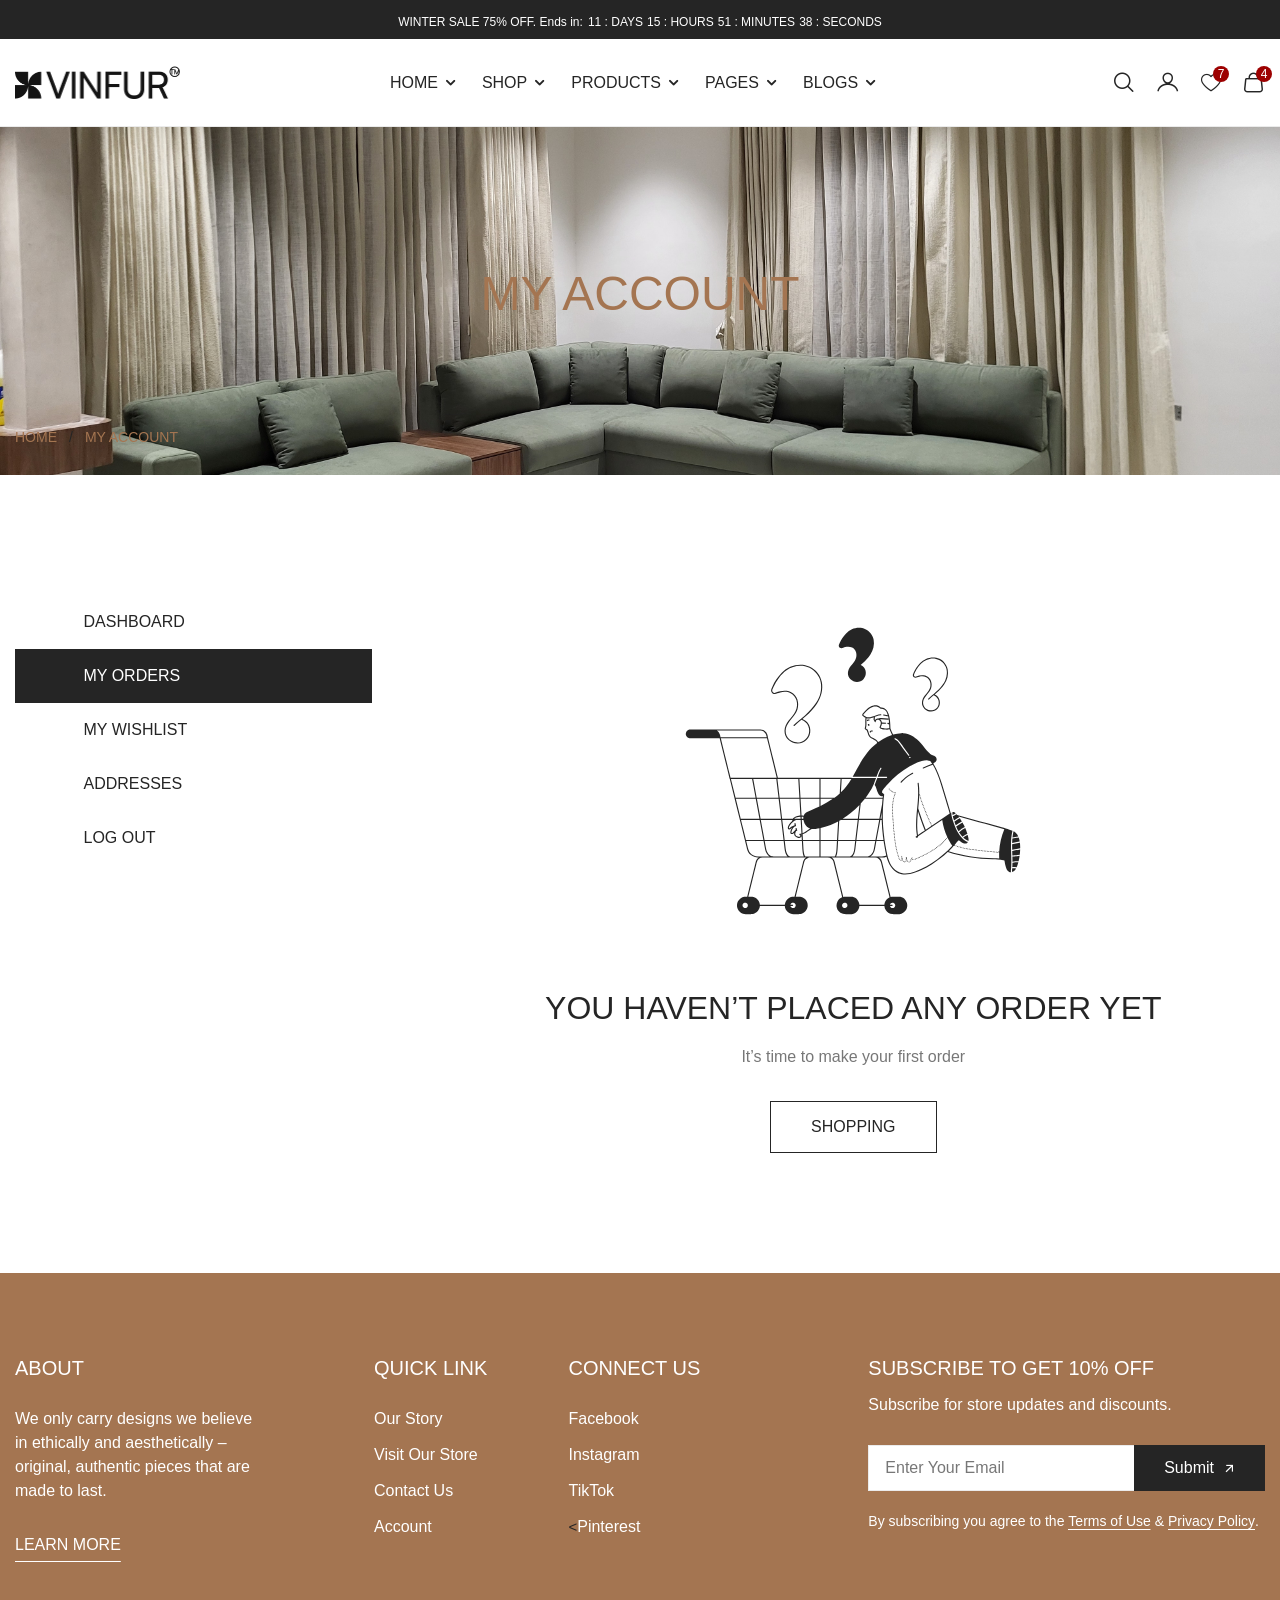
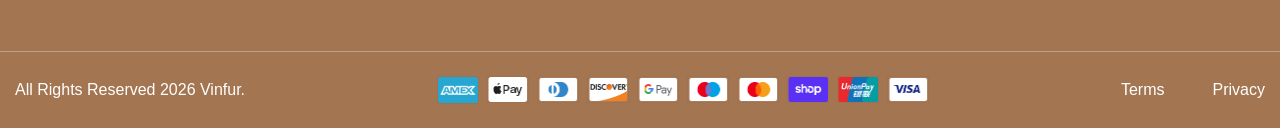
<file: account-orders-empty.html>
<!DOCTYPE html>
<!--[if IE 8]><html class="ie" xmlns="http://www.w3.org/1999/xhtml" xml:lang="en-US" lang="en-US"> <![endif]-->
<!--[if (gte IE 9)|!(IE)]><!-->
<html xmlns="http://www.w3.org/1999/xhtml" xml:lang="en-US" lang="en-US">
<!--<![endif]-->


<!-- Mirrored from vinfur.vercel.app/account-orders-empty.html by HTTrack Website Copier/3.x [XR&CO'2014], Thu, 02 Apr 2026 12:21:24 GMT -->
<!-- Added by HTTrack --><meta http-equiv="content-type" content="text/html;charset=utf-8" /><!-- /Added by HTTrack -->
<head>
    <!-- Basic Page Needs -->
    <meta charset="utf-8">
    <!--[if IE ]><meta http-equiv="X-UA-Compatible" content="IE=edge,chrome=1"/><![endif]-->

    <meta name="author" content="themesflat.com">
    <title>An.Z Home Furnishings - Premium Home Decor Services</title>
    <meta name="description"
        content="VinFur offers modern, durable furniture from Vietnam — stylish sofas, dining sets, storage, and decor at fair prices with fast delivery.">
    <meta name="keywords"
        content="VinFur, furniture, modern furniture, home decor, sofas, dining sets, storage solutions, affordable furniture, stylish interiors">
    <meta name="viewport" content="width=device-width, initial-scale=1.0">


    <!-- Mobile Specific Metas -->
    <meta name="viewport" content="width=device-width, initial-scale=1, maximum-scale=1">

    <!-- Theme Style -->
    <link rel="stylesheet" type="text/css" href="css/bootstrap.css">
    <link rel="stylesheet" type="text/css" href="css/animate.min.css">
    <link rel="stylesheet" type="text/css" href="css/swiper-bundle.min.css">
    <link rel="stylesheet" type="text/css" href="css/bootstrap-select.min.css">
    <link rel="stylesheet" type="text/css" href="css/styles.css">


    <!-- Icon -->
    <link rel="stylesheet" type="text/css" href="icons/icomoon/style.css">

    <!-- Favicon and Touch Icons  -->
    <link rel="shortcut icon" href="images/favicon.svg">
    <link rel="apple-touch-icon-precomposed" href="images/favicon.svg">
</head>

<body>
    <!-- wrapper -->
    <div id="wrapper">

        <!-- Scroll Top -->
        <button id="goTop">
            <span class="border-progress"></span>
            <span class="icon icon-caret-up"></span>
        </button>

        <!-- preload -->
        <div class="preload preload-container" id="preload">
            <div class="preload-logo">
                <div class="spinner"></div>
            </div>
        </div>
        <!-- /preload -->

        <div class="btn-sidebar-mb d-lg-none left">
            <button data-bs-toggle="offcanvas" data-bs-target="#mbSidebar">
                <svg width="24" height="24" viewBox="0 0 24 24" fill="none" xmlns="http://www.w3.org/2000/svg">
                    <g clip-path="url(#clip0_2195_779)">
                        <path
                            d="M8.45454 23.7275H15C20.9236 23.7275 23.4545 21.1966 23.4545 15.2729V8.72749C23.4545 2.80385 20.9236 0.272949 15 0.272949H8.45454C2.5309 0.272949 0 2.80385 0 8.72749V15.2729C0 21.1966 2.52 23.7275 8.45454 23.7275ZM15 1.90931C20.0291 1.90931 21.8182 3.69841 21.8182 8.72749V15.2729C21.8182 20.3021 20.0291 22.0911 15 22.0911H8.45454C3.42544 22.0911 1.63636 20.302 1.63636 15.2729V8.72749C1.63636 3.69839 3.42546 1.90931 8.45454 1.90931H15ZM16.0909 23.7275C16.5382 23.7275 16.9091 23.3566 16.9091 22.9093V1.09113C16.9091 0.643848 16.5382 0.272949 16.0909 0.272949C15.6436 0.272949 15.2727 0.643848 15.2727 1.09113V22.9093C15.2727 23.3566 15.6327 23.7275 16.0909 23.7275ZM8.45573 15.611C8.66302 15.611 8.87027 15.5347 9.03391 15.371L11.8266 12.5783C12.143 12.2619 12.143 11.7383 11.8266 11.4219L9.03391 8.62919C8.71755 8.31283 8.19391 8.31283 7.87755 8.62919C7.5612 8.94555 7.5612 9.46919 7.87755 9.78555L10.0812 12.0001L7.86666 14.2147C7.5503 14.531 7.5503 15.0547 7.86666 15.371C8.0303 15.5347 8.23753 15.611 8.45573 15.611Z"
                            fill="white" />
                    </g>
                    <defs>
                        <clipPath id="clip0_2195_779">
                            <rect width="24" height="24" fill="white" />
                        </clipPath>
                    </defs>
                </svg>

            </button>
        </div>

        <div class="top-bar style-default d-flex align-items-center justify-content-center">
            <div>WINTER SALE 75% OFF. Ends in:
                <div class="tf-countdown style-default">
                    <div class="js-countdown" data-timer="1007500" data-labels=" : DAYS, : HOURS, : MINUTES, : SECONDS">
                    </div>
                </div>
            </div>
        </div>

        <!-- .header -->
        <header class="header header-sticky">
            <div class="tf-container w-1750">
                <div class="header-inner">
                    <a href="index.html" class="site-logo">
                        <img class="logo_header" alt="logo" width="165" height="32" src="images/logo/logo.png">
                    </a>
                    <nav class="main-menu">
                        <ul class="navigation box-nav-menu">
                            <li class="has-child text-menu menu-item"><a href="#"
                                    class="link-no-action toggle splitting item-link">
                                    Home
                                </a>
                                <div class="submenu sub-menu mega-menu mega-home">
                                    <div class="tf-container w-1246">
                                        <div class="row-demo">
                                            <div class="demo-item">
                                                <a href="index.html" class="demo-img">
                                                    <img width="278" height="370" src="images/header/homepage-1.jpg"
                                                        alt="Demo">
                                                </a>
                                                <a href="index.html" class="demo-name">Homepage 1</a>
                                            </div>
                                            <div class="demo-item">
                                                <a href="home02.html" class="demo-img">
                                                    <img width="278" height="370" src="images/header/homepage-2.jpg"
                                                        alt="Demo">
                                                </a>
                                                <a href="home02.html" class="demo-name">Homepage 2</a>
                                            </div>
                                            <div class="demo-item">
                                                <a href="home03.html" class="demo-img">
                                                    <img width="278" height="370" src="images/header/homepage-3.jpg"
                                                        alt="Demo">
                                                </a>
                                                <a href="home03.html" class="demo-name">Homepage 3</a>
                                            </div>
                                            <div class="demo-item">
                                                <a href="home04.html" class="demo-img">
                                                    <img width="278" height="370" src="images/header/homepage-4.jpg"
                                                        alt="Demo">
                                                </a>
                                                <a href="home04.html" class="demo-name">Homepage 4</a>
                                            </div>
                                        </div>
                                    </div>
                                </div>
                            </li>
                            <li class="has-child text-menu menu-item"><a href="#"
                                    class="link-no-action toggle splitting item-link">
                                    Shop
                                </a>
                                <div class="submenu sub-menu mega-menu mega-shop">
                                    <div class="tf-container w-1750">
                                        <div class="wrap-nav-link">
                                            <div class="col-nav-link mega-menu-item">
                                                <div class="h6 fw-5 mb_23 text_black menu-heading">
                                                    Shop Style
                                                </div>
                                                <ul class="sub-menu_list d-grid gap_10">
                                                    <li>
                                                        <a href="shop-style-01.html"
                                                            class="link text-body-default text_heading-color sub-menu_link">Shop
                                                            Default</a>
                                                    </li>
                                                    <li>
                                                        <a href="shop-style-02.html"
                                                            class="link text-body-default text_heading-color sub-menu_link">Shop
                                                            Style 2</a>
                                                    </li>
                                                    <li>
                                                        <a href="shop-style-03.html"
                                                            class="link text-body-default text_heading-color sub-menu_link">Shop
                                                            Style 3</a>
                                                    </li>
                                                    <li>
                                                        <a href="shop-style-04.html"
                                                            class="link text-body-default text_heading-color sub-menu_link">Shop
                                                            Style 4</a>
                                                    </li>
                                                </ul>
                                            </div>
                                            <div class="col-nav-link mega-menu-item">
                                                <div class="h6 fw-5 mb_23 text_black menu-heading">
                                                    Shop Layout
                                                </div>
                                                <ul class="sub-menu_list d-grid gap_10">
                                                    <li>
                                                        <a href="shop-grid-2-columns.html"
                                                            class="link text-body-default text_heading-color sub-menu_link">Grid
                                                            2 Columns</a>
                                                    </li>
                                                    <li>
                                                        <a href="shop-grid-3-columns.html"
                                                            class="link text-body-default text_heading-color sub-menu_link">Grid
                                                            3 Columns</a>
                                                    </li>
                                                    <li>
                                                        <a href="shop-grid-4-columns.html"
                                                            class="link text-body-default text_heading-color sub-menu_link">Grid
                                                            4 Columns</a>
                                                    </li>

                                                </ul>
                                            </div>
                                            <div class="col-nav-link mega-menu-item">
                                                <div class="h6 fw-5 mb_23 text_black menu-heading">
                                                    Shop Feature
                                                </div>
                                                <ul class="sub-menu_list d-grid gap_10">
                                                    <li>
                                                        <a href="shop-pagination.html"
                                                            class="link text-body-default text_heading-color sub-menu_link">Pagination
                                                            Links</a>
                                                    </li>
                                                    <li>
                                                        <a href="shop-load-more-button.html"
                                                            class="link text-body-default text_heading-color sub-menu_link">Load
                                                            More
                                                            Button</a>
                                                    </li>
                                                    <li>
                                                        <a href="shop-infinity-scroll.html"
                                                            class="link text-body-default text_heading-color sub-menu_link">Infinity
                                                            Scroll</a>
                                                    </li>
                                                </ul>
                                            </div>
                                        </div>
                                        <div class="wrap-banner d-flex">
                                            <div class="banner-menu hover-image">
                                                <div class="img-style">
                                                    <img width="396" height="487" loading="lazy" decoding="async"
                                                        src="images/header/banner-2.jpg" alt="banner">
                                                </div>
                                                <div class="content">
                                                    <div class="title d-flex align-items-center gap_10 mb_10">
                                                        <h5 class="text_white">New Season</h5>
                                                    </div>
                                                    <div class="text-caption-1 text_white">
                                                        <a href="shop-style-01.html"
                                                            class=" hover-underline-link  d-flex align-items-center gap_10">SHOP
                                                            NOW <i class="icon-arrow-right-up"></i></a>
                                                    </div>
                                                </div>
                                            </div>
                                            <div class="banner-menu hover-image">
                                                <div class="img-style">
                                                    <img width="396" height="487" loading="lazy" decoding="async"
                                                        src="images/header/banner-3.jpg" alt="banner">
                                                </div>
                                                <div class="content">
                                                    <div class="title d-flex align-items-center gap_10 mb_10">
                                                        <h5 class="text_white">Flash Sale</h5>
                                                        <span class="line"></span>
                                                        <h5 class="text_white">30% OFF</h5>
                                                    </div>
                                                    <div class="text-caption-1 text_white">
                                                        <a href="shop-style-01.html"
                                                            class=" hover-underline-link  d-flex align-items-center gap_10">SHOP
                                                            NOW <i class="icon-arrow-right-up"></i></a>
                                                    </div>
                                                </div>
                                            </div>
                                        </div>
                                    </div>
                                </div>
                            </li>
                            <li class="has-child text-menu menu-item "><a href="#"
                                    class="link-no-action toggle splitting item-link">
                                    Products
                                </a>
                                <div class="submenu sub-menu mega-menu mega-product ">
                                    <div class="tf-container w-1750">
                                        <div class="wrap-nav-link">
                                            <div class="col-nav-link mega-menu-item">
                                                <div class="h6 fw-5 mb_23 text_black menu-heading">
                                                    Product Style
                                                </div>
                                                <ul class="sub-menu_list d-grid gap_10">
                                                    <li>
                                                        <a href="product-style-01.html"
                                                            class="link text-body-default text_heading-color sub-menu_link">Product
                                                            Style 1
                                                        </a>
                                                    </li>
                                                    <li>
                                                        <a href="product-style-02.html"
                                                            class="link text-body-default text_heading-color sub-menu_link">Product
                                                            Style 2
                                                        </a>
                                                    </li>
                                                    <li>
                                                        <a href="product-style-03.html"
                                                            class="link text-body-default text_heading-color sub-menu_link">Product
                                                            Style 3
                                                        </a>
                                                    </li>
                                                    <li>
                                                        <a href="product-style-04.html"
                                                            class="link text-body-default text_heading-color sub-menu_link">Product
                                                            Style 4<span
                                                                class="tag hot demo-label text-small-2 ">Hot</span>
                                                        </a>
                                                    </li>
                                                    <li>
                                                        <a href="product-style-05.html"
                                                            class="link text-body-default text_heading-color sub-menu_link">Product
                                                            Style 5<span
                                                                class="tag trending demo-label text-small-2 ">Trending</span>
                                                        </a>
                                                    </li>
                                                    <li>
                                                        <a href="product-style-06.html"
                                                            class="link text-body-default text_heading-color sub-menu_link">Product
                                                            Style 6<span
                                                                class="tag trending demo-label text-small-2 ">Trending</span>
                                                        </a>
                                                    </li>
                                                </ul>
                                            </div>
                                            <div class="col-nav-link mega-menu-item">
                                                <div class="h6 fw-5 mb_23 text_black menu-heading">
                                                    Product Description
                                                </div>
                                                <ul class="sub-menu_list d-grid gap_10">
                                                    <li>
                                                        <a href="product-description-side-dropdown.html"
                                                            class="link text-body-default text_heading-color sub-menu_link">Description
                                                            Side
                                                            Dropdown</a>
                                                    </li>
                                                    <li>
                                                        <a href="product-description-side-full-accordion.html"
                                                            class="link text-body-default text_heading-color sub-menu_link">Description
                                                            Full
                                                            Accordions</a>
                                                    </li>
                                                    <li>
                                                        <a href="product-description-side-drawer.html"
                                                            class="link text-body-default text_heading-color sub-menu_link">Description
                                                            Side
                                                            Drawer</a>
                                                    </li>
                                                </ul>
                                            </div>
                                            <div class="col-nav-link mega-menu-item">
                                                <div class="h6 fw-5 mb_23 text_black menu-heading">
                                                    Product Details
                                                </div>
                                                <ul class="sub-menu_list d-grid gap_10">
                                                    <li>
                                                        <a href="product-inner-zoom.html"
                                                            class="link text-body-default text_heading-color sub-menu_link">Product
                                                            Inner
                                                            Zoom</a>
                                                    </li>
                                                    <li>
                                                        <a href="product-inner-circle-zoom.html"
                                                            class="link text-body-default text_heading-color sub-menu_link">Product
                                                            Inner
                                                            Circle Zoom</a>
                                                    </li>
                                                    <li>
                                                        <a href="product-no-zoom.html"
                                                            class="link text-body-default text_heading-color sub-menu_link">Product
                                                            No
                                                            Zoom</a>
                                                    </li>


                                                </ul>
                                            </div>
                                            <div class="col-nav-link mega-menu-item">
                                                <div class="h6 fw-5 mb_23 text_black menu-heading">
                                                    Product Features
                                                </div>
                                                <ul class="sub-menu_list d-grid gap_10">
                                                    <li>
                                                        <a href="product-pickup-available.html"
                                                            class="link text-body-default text_heading-color sub-menu_link">Pickup
                                                            Available</a>
                                                    </li>
                                                    <li>
                                                        <a href="product-swatch-image.html"
                                                            class="link text-body-default text_heading-color sub-menu_link">Swatch
                                                            Image</a>
                                                    </li>
                                                    <li>
                                                        <a href="product-together.html"
                                                            class="link text-body-default text_heading-color sub-menu_link">Buy
                                                            Together<span
                                                                class="tag new demo-label text-small-2 ">New</span></a>
                                                    </li>
                                                    <li>
                                                        <a href="product-volume-discount.html"
                                                            class="link text-body-default text_heading-color sub-menu_link">Volume
                                                            Discount</a>
                                                    </li>
                                                </ul>
                                            </div>
                                        </div>
                                        <div class="wrap-prd d-flex gap_24 mn-none">
                                            <div class="list-ver">
                                                <div class="prd-nav-item hover-image">
                                                    <div class="img-style">
                                                        <img width="240" height="240" loading="lazy" decoding="async"
                                                            src="images/header/prd-nav-1.jpg" alt="product">
                                                        <a href="#quickView" data-bs-toggle="modal"
                                                            class="hover-tooltip tooltip-top box-icon">
                                                            <span class="icon icon-view"></span>
                                                            <span class="tooltip">Quick view</span>
                                                        </a>
                                                    </div>
                                                    <div class="">
                                                        <a href="shop-style-01.html"
                                                            class="h6 link text_heading-color mb_5">
                                                            Cub Chair
                                                        </a>
                                                        <div class="price">
                                                            <span class="text-body-2">$2,499.00</span><span
                                                                class="old-price">$2,899.00</span>
                                                        </div>
                                                    </div>
                                                </div>
                                                <div class="prd-nav-item hover-image">
                                                    <div class="img-style">
                                                        <img width="240" height="240" loading="lazy" decoding="async"
                                                            src="images/header/prd-nav-2.jpg" alt="product">
                                                        <a href="#quickView" data-bs-toggle="modal"
                                                            class="hover-tooltip tooltip-top box-icon">
                                                            <span class="icon icon-view"></span>
                                                            <span class="tooltip">Quick view</span>
                                                        </a>
                                                    </div>
                                                    <div class="">
                                                        <a href="shop-style-01.html"
                                                            class="h6 link  text_heading-color mb_5">
                                                            Virgule Armchair
                                                        </a>
                                                        <div class="price">
                                                            <span class="text-body-2">$2,499.00</span>
                                                        </div>
                                                    </div>
                                                </div>
                                            </div>
                                        </div>
                                    </div>
                                </div>
                            </li>
                            <li class="has-child text-menu menu-item"><a href="#"
                                    class="link-no-action toggle splitting item-link">
                                    Pages
                                </a>
                                <div class="submenu sub-menu mega-menu mega-page">
                                    <div class="wrap-nav-link">
                                        <div class="col-nav-link">
                                            <div class="d-grid gap_10">
                                                <a href="about-us.html"
                                                    class="link text-body-default text_heading-color sub-menu_link">About
                                                    Us</a>
                                                <a href="contact.html"
                                                    class="link text-body-default text_heading-color sub-menu_link">Contact
                                                    Us</a>
                                                <a href="our-store.html"
                                                    class="link text-body-default text_heading-color sub-menu_link">Store
                                                    Location</a>
                                                <a href="my-account.html"
                                                    class="link text-body-default text_heading-color sub-menu_link">My
                                                    Account</a>
                                                <a href="faqs.html"
                                                    class="link text-body-default text_heading-color sub-menu_link">FAQ</a>
                                                <a href="shop-cart.html"
                                                    class="link text-body-default text_heading-color sub-menu_link">Cart
                                                    Drawer</a>
                                                <a href="before-you-leave.html"
                                                    class="link text-body-default text_heading-color sub-menu_link">Before
                                                    You Leave</a>
                                                <a href="product-popup.html"
                                                    class="link text-body-default text_heading-color sub-menu_link">Products
                                                    Popup</a>
                                                <a href="index.html"
                                                    class="link text-body-default text_heading-color sub-menu_link">Newspaper
                                                    Popup</a>
                                                <a href="404.html"
                                                    class="link text-body-default text_heading-color sub-menu_link">404</a>
                                                <a href="#"
                                                    class="link text-body-default text_heading-color sub-menu_link">Coming
                                                    Soon!</a>
                                            </div>
                                        </div>
                                    </div>

                                </div>
                            </li>
                            <li class="has-child text-menu menu-item position-relative"><a href="#"
                                    class="toggle splitting item-link link-no-action">
                                    Blogs
                                </a>
                                <div class="submenu sub-menu menu-defaul">

                                    <ul class="sub-menu_list d-grid gap_10">
                                        <li>
                                            <a href="blog-style-1.html"
                                                class="link text-body-default text_heading-color sub-menu_link">Blog
                                                List Style 1</a>
                                        </li>
                                        <li>
                                            <a href="blog-style-2.html"
                                                class="link text-body-default text_heading-color sub-menu_link">Blog
                                                List Style 2</a>
                                        </li>
                                        <li>
                                            <a href="blog-style-3.html"
                                                class="link text-body-default text_heading-color sub-menu_link">Blog
                                                List Style 3</a>
                                        </li>
                                        <li>
                                            <a href="blog-post.html"
                                                class="link text-body-default text_heading-color sub-menu_link">Blog
                                                Post</a>
                                        </li>
                                    </ul>
                                </div>
                            </li>
                            <li class="text-menu menu-item">
                                <a href="404-3.html" class="toggle splitting item-link btn-buy-theme">
                                    Buy Template!
                                </a>
                            </li>
                        </ul>
                    </nav>
                    <div class="header-right d-flex align-items-center gap_20">
                        <ul class="nav-icon-list">
                            <li class="d-none d-md-flex">
                                <a class="nav-icon-item link" href="#search" data-bs-toggle="modal">
                                    <i class="icon icon-magnifying-glass"></i>
                                </a>
                            </li>
                            <li class="d-none d-lg-flex">
                                <a href="#login" data-bs-toggle="offcanvas" class="nav-icon-item link"> <i
                                        class="icon icon-user"></i>
                                </a>
                            </li>
                            <li class="d-none d-sm-flex position-relative">
                                <a class="nav-icon-item link" href="wishlist.html">
                                    <i class="icon icon-heart"></i>
                                </a>
                                <span class="count">7</span>
                            </li>
                            <li class="shop-cart" data-bs-toggle="modal" data-bs-target="#shoppingCart">
                                <a class="nav-icon-item link" href="#shoppingCart" data-bs-toggle="modal">
                                    <i class="icon icon-bag"></i>
                                </a>
                                <span class="count">4</span>
                            </li>
                        </ul>
                        <a href="#mobileMenu" data-bs-toggle="offcanvas" class="mobile-button d-xl-none">
                            <div class="burger">
                                <span></span>
                                <span></span>
                                <span></span>
                            </div>
                        </a>
                    </div>
                </div>
            </div>
        </header>
        <!-- End header -->

        <!-- page-title -->
        <div class="tf-page-title">
            <h2 class="text-center text-uppercase title">my account</h2>
            <ul class="breadcrumb-list">
                <li><a href="index.html">Home</a></li>
                <li>my account</li>
            </ul>
        </div>
        <!-- /page-title -->

        <!-- main-content -->
        <div class="main-content">

            <!-- Account -->
            <div class="tf-spacing-1">
                <div class="tf-container w-1690">
                    <div class="row">
                        <div class="col-lg-4">
                            <div class="sidebar-account-wrap sidebar-content-wrap sticky-top d-lg-block d-none">
                                <ul class="my-account-nav">
                                    <li>
                                        <a href="my-account.html" class="link-account">
                                            <span class="text">Dashboard</span>
                                        </a>
                                    </li>
                                    <li>
                                        <a href="account-orders.html" class="link-account active">
                                            <span class="text">My Orders</span>
                                        </a>
                                    </li>
                                    <li>
                                        <a href="wishlist.html" class="link-account">
                                            <span class="text">My Wishlist</span>
                                        </a>
                                    </li>
                                    <li>
                                        <a href="account-addresses.html" class="link-account">
                                            <span class="text">Addresses</span>
                                        </a>
                                    </li>

                                    <li>
                                        <a href="index.html" class="link-account">
                                            <span class="text">Log Out</span>
                                        </a>
                                    </li>
                                </ul>
                            </div>
                        </div>
                        <div class="col-lg-8 d-flex justify-content-center">
                            <div class="my-acount-content account-order empty">
                                <div class="ic-img">
                                    <img src="images/sections/empty-cart.svg" alt="Emty Cart">
                                </div>
                                <div class="title text-title-3">You haven’t placed any order yet</div>
                                <p class="sub-title text_body-color-1">It’s time to make your first order</p>
                                <a href="account-orders.html"
                                    class="tf-btn fw-medium btn-border-secondary btn-h-52 btn-px-40">
                                    SHOPPING
                                </a>
                            </div>
                        </div>
                    </div>
                </div>
            </div>
            <!-- /Account -->

        </div>
        <!-- /main-content -->

        <!-- Footer -->
        <footer class="footer">
            <div class="footer-body">
                <div class="tf-container">
                    <div class="row">
                        <div class="col-lg-3 col-md-6">
                            <div class="footer-about">
                                <div class="h5 text-uppercase mb_24 footer-title text_white">about</div>
                                <p class="text-body-default text_white mb_24">We only carry designs we believe
                                    in
                                    ethically and aesthetically
                                    – original, authentic pieces that are made to last.</p>
                                <a href="about-us.html"
                                    class="hover-underline-link text_white text-body-default text-uppercase">learn
                                    more</a>
                            </div>
                        </div>
                        <div class="col-lg-5 col-md-6">
                            <div class="wrap-footer-col-block">
                                <div class="footer-col-block">
                                    <div class="h5 footer-heading footer-heading-mobile footer-title text_white mb_24">
                                        Quick
                                        Link</div>
                                    <div class="tf-collapse-content">
                                        <ul class="footer-menu-list d-grid gap_12">
                                            <li>
                                                <a href="about-us.html" class="link-2 text-body-default text_white">Our
                                                    Story</a>
                                            </li>
                                            <li>
                                                <a href="404-2.html"
                                                    class="link-2 text-body-default text_white">Visit Our
                                                    Store</a>
                                            </li>
                                            <li>
                                                <a href="contact.html"
                                                    class="link-2 text-body-default text_white">Contact
                                                    Us</a>
                                            </li>
                                            <li>
                                                <a href="my-account.html"
                                                    class="link-2 text-body-default text_white">Account</a>
                                            </li>
                                        </ul>
                                    </div>
                                </div>
                                <div class="footer-col-block">
                                    <div class="h5 footer-heading footer-heading-mobile footer-title text_white mb_24">
                                        Connect Us</div>
                                    <div class="tf-collapse-content">
                                        <ul class="footer-menu-list d-grid gap_12">
                                            <li>
                                                <a href="https://www.facebook.com/" target="_blank"
                                                    class="link-2 text-body-default text_white">Facebook</a>
                                            </li>
                                            <li>
                                                <a href="https://www.instagram.com/" target="_blank"
                                                    class="link-2 text-body-default text_white">Instagram</a>
                                            </li>
                                            <li>
                                                <a href="https://www.tiktok.com/" target="_blank"
                                                    class="link-2 text-body-default text_white">TikTok</a>
                                            </li>
                                            <li>
                                                <<a href="https://www.pinterest.com/" target="_blank"
                                                    class="link-2 text-body-default text_white">Pinterest</a>
                                            </li>
                                        </ul>
                                    </div>
                                </div>
                            </div>
                        </div>
                        <div class="col-lg-4">
                            <div class="footer-newsletter">
                                <div class="footer-title text_white mb_28">
                                    <div class="h5 text-uppercase mb_10 text_white">subscribe to get 10% off</div>
                                    <p class="text-body-default text_white">Subscribe for store updates and discounts.
                                    </p>
                                </div>
                                <form method="post" class="form-newsletter mb_20" action="#" accept-charset="utf-8">
                                    <div class="wrap">
                                        <fieldset class=" position-relative">
                                            <input type="email" class="tb-my-input style-border" name="email"
                                                placeholder="Enter Your Email" required="">
                                        </fieldset>
                                        <button name="submit" type="submit" class="btn-submit animate-btn">
                                            <span class="text-body-default fw-5">Submit</span><i
                                                class="icon-arrow-right-up2"></i>
                                        </button>
                                    </div>
                                </form>
                                <p class="text-caption-1 text_white">By subscribing you agree to the <a
                                        href="terms-conditions.html" class="hover-underline-link">Terms of Use</a> & <a
                                        href="privacy-policy.html" class="hover-underline-link">Privacy Policy</a>.</p>
                            </div>
                        </div>
                    </div>
                </div>
            </div>
            <div class="footer-bottom">
                <div class="tf-container">
                    <div class="wrap-footer-bottom">
                        <p class="text_white">All Rights Reserved 2026 Vinfur.</p>
                        <ul class="payment-method-list d-flex gap_8 justify-content-center flex-wrap">
                            <li>
                                <a href="#"><img width="40" height="25" src="images/payment/amex.png" alt=""></a>
                            </li>
                            <li>
                                <a href="#"><img width="40" height="25" src="images/payment/payment-1.png" alt=""></a>
                            </li>
                            <li>
                                <a href="#"><img width="40" height="25" src="images/payment/payment-2.png" alt=""></a>
                            </li>
                            <li>
                                <a href="#"><img width="40" height="25" src="images/payment/payment-3.png" alt=""></a>
                            </li>
                            <li>
                                <a href="#"><img width="40" height="25" src="images/payment/payment-4.png" alt=""></a>
                            </li>
                            <li>
                                <a href="#"><img width="40" height="25" src="images/payment/payment-5.png" alt=""></a>
                            </li>
                            <li>
                                <a href="#"><img width="40" height="25" src="images/payment/payment-6.png" alt=""></a>
                            </li>
                            <li>
                                <a href="#"><img width="40" height="25" src="images/payment/payment-7.png" alt=""></a>
                            </li>
                            <li>
                                <a href="#"><img width="40" height="25" src="images/payment/payment-8.png" alt=""></a>
                            </li>
                            <li>
                                <a href="#"><img width="40" height="25" src="images/payment/payment-9.png" alt=""></a>
                            </li>
                        </ul>
                        <div class="right d-flex ">
                            <a href="terms-conditions.html" class="text-body-default link-2 text_white ">Terms</a>
                            <a href="privacy-policy.html" class="text-body-default link-2 text_white">Privacy</a>
                        </div>
                    </div>
                </div>
            </div>
        </footer>
        <!-- /Footer -->

    </div>
    <!-- /wrapper -->


    <!-- Toolbar -->
    <div class="tf-toolbar-bottom">
        <div class="toolbar-item">
            <a href="404-2.html">
                <span class="toolbar-icon">
                    <i class="icon icon-storefront"></i>
                </span>
                <span class="toolbar-label">Shop</span>
            </a>
        </div>
        <div class="toolbar-item">
            <a href="#search" data-bs-toggle="modal">
                <span class="toolbar-icon">
                    <i class="icon icon-magnifying-glass"></i>
                </span>
                <span class="toolbar-label">Search</span>
            </a>
        </div>
        <div class="toolbar-item">
            <a href="my-account.html">
                <span class="toolbar-icon">
                    <i class="icon icon-user"></i>
                </span>
                <span class="toolbar-label">Account</span>
            </a>
        </div>
        <div class="toolbar-item">
            <a href="wishlist.html">
                <span class="toolbar-icon">
                    <i class="icon icon-heart"></i>
                    <span class="toolbar-count">7</span>
                </span>
                <span class="toolbar-label">Wishlist</span>
            </a>
        </div>
        <div class="toolbar-item">
            <a href="shop-cart.html">
                <span class="toolbar-icon">
                    <i class="icon icon-bag"></i>
                    <span class="toolbar-count">4</span>
                </span>
                <span class="toolbar-label">Cart</span>
            </a>
        </div>
    </div>
    <!-- /Toolbar -->

    <!-- Mobile Menu -->
    <div class="offcanvas offcanvas-start canvas-mb" id="mobileMenu">
        <span class="icon-close-popup" data-bs-dismiss="offcanvas">
            <i class="icon-close"></i>
        </span>
        <div class="canvas-header">
            <a href="index.html" class="site-logo">
                <img class="logo_header" alt="logo" width="165" height="32" src="images/logo/logo.svg">
            </a>
            <a href="#login" data-bs-toggle="offcanvas" class="tf-btn btn-bg-secondary">
                Login
                <i class="icon icon-user"></i>
            </a>
            <span class="br-line"></span>
        </div>
        <div class="canvas-body">
            <div class="mb-content-top">
                <ul class="nav-ul-mb" id="wrapper-menu-navigation"></ul>
            </div>
            <div class="group-btn">
                <a href="wishlist.html" class="tf-btn btn-bg-primary style-2">
                    Wishlist
                    <i class="icon icon-heart"></i>
                </a>
                <div data-bs-dismiss="offcanvas">
                    <a href="#search" data-bs-toggle="modal" class="tf-btn btn-bg-primary style-2">
                        Search
                        <i class="icon icon-magnifying-glass"></i>
                    </a>
                </div>
            </div>
            <div class="flow-us-wrap">
                <div class="h5 title">Follow us on</div>
                <ul class="tf-social-icon d-flex gap_8">
                    <li><a href="https://www.facebook.com/" target="_blank" class="social-facebook">
                            <span class="icon-facebook"></span>
                        </a></li>
                    <li><a href="https://www.pinterest.com/" target="_blank" class="social-pinterest">
                            <span class="icon-pinterest"></span>
                        </a></li>
                    <li><a href="https://x.com/" target="_blank" class=" social-x">
                            <span class="icon-xlogo"></span>
                        </a></li>
                    <li><a href="https://www.tiktok.com/" target="_blank" class="social-linkin ">
                            <span class="icon-tiktok"></span>
                        </a></li>
                </ul>
            </div>
            <div class="payment-wrap">
                <div class="title">Payment:</div>
                <ul class="payment-method-list d-flex gap_8">
                    <li>
                        <a href="#"><img width="40" height="25" src="images/payment/amex.png" alt=""></a>
                    </li>
                    <li>
                        <a href="#"><img width="40" height="25" src="images/payment/payment-1.png" alt=""></a>
                    </li>
                    <li>
                        <a href="#"><img width="40" height="25" src="images/payment/payment-2.png" alt=""></a>
                    </li>
                    <li>
                        <a href="#"><img width="40" height="25" src="images/payment/payment-3.png" alt=""></a>
                    </li>
                    <li>
                        <a href="#"><img width="40" height="25" src="images/payment/payment-4.png" alt=""></a>
                    </li>
                    <li>
                        <a href="#"><img width="40" height="25" src="images/payment/payment-5.png" alt=""></a>
                    </li>

                </ul>
            </div>
        </div>
        <div class="canvas-footer">
            <div class="tf-currencies">
                <select class="tf-dropdown-select style-default type-currencies">
                    <option selected data-thumbnail="images/country/us.png">USD</option>
                    <option data-thumbnail="images/country/vie.png">VND</option>
                </select>
            </div>
            <span class="br-line"></span>
            <div class="tf-languages">
                <select class="tf-dropdown-select style-default type-languages">
                    <option>English</option>
                    <option>العربية</option>
                    <option>简体中文</option>
                    <option>اردو</option>
                </select>
            </div>
        </div>
    </div>
    <!-- /Mobile Menu -->

    <!-- Compare -->
    <div class="modal modalCentered fade modal-compare" id="compare">
        <div class="modal-dialog modal-dialog-centered">
            <div class="modal-content">
                <span class="icon-close-popup" data-bs-dismiss="modal">
                    <i class="icon-close"></i>
                </span>
                <div class="modal-heading">
                    <div class="h4 title text-uppercase">compare products</div>
                </div>
                <div class="modal-body main-list-clear">
                    <div class="tf-compare-inner">
                        <div class="tf-compare-list list-empty">
                            <p class="text-empty">Your compare is curently empty</p>
                            <div class="tf-compare-item card-product file-delete">
                                <div class="card-product_wrapper aspect-ratio-1">
                                    <span class="remove icon-close"></span>
                                    <a href="product-style-01.html" class="product-img">
                                        <img width="250" height="250" loading="lazy" decoding="async"
                                            src="images/products/prd-compare-1.jpg" alt="Image Product"
                                            class="img-product">
                                        <img width="250" height="250" loading="lazy" decoding="async"
                                            src="images/products/prd-compare-1_1.jpg" alt="Image Product"
                                            class="lazyload img-hover">
                                    </a>
                                </div>
                                <div class="card_product-info text-center">
                                    <a href="product-style-01.html" class="name-product h6 link text-line-clamp-2">
                                        Torii Love Console
                                    </a>
                                    <div class="price-wrap justify-content-center">
                                        <span class="price-new fw-medium">$1,999.00</span>
                                        <span class="price-old fw-normal text-caption-1">$3,199.00</span>
                                    </div>
                                </div>
                            </div>
                            <div class="tf-compare-item card-product file-delete">
                                <div class="card-product_wrapper aspect-ratio-1">
                                    <span class="remove icon-close"></span>
                                    <a href="product-style-01.html" class="product-img">
                                        <img width="250" height="250" loading="lazy" decoding="async"
                                            src="images/products/prd-compare-2.jpg" alt="Image Product"
                                            class="img-product">
                                        <img width="250" height="250" loading="lazy" decoding="async"
                                            src="images/products/prd-compare-2_1.jpg" alt="Image Product"
                                            class="lazyload img-hover">
                                    </a>
                                </div>
                                <div class="card_product-info text-center">
                                    <a href="product-style-01.html" class="name-product h6 link text-line-clamp-2">
                                        Dune Dining Chair
                                    </a>
                                    <div class="price-wrap justify-content-center">
                                        <span class="price-new fw-medium">$499.00</span>
                                        <span class="price-old fw-normal text-caption-1">$799.00</span>
                                    </div>
                                </div>
                            </div>
                            <div class="tf-compare-item card-product file-delete">
                                <div class="card-product_wrapper aspect-ratio-1">
                                    <span class="remove icon-close"></span>
                                    <a href="product-style-01.html" class="product-img">
                                        <img width="250" height="250" loading="lazy" decoding="async"
                                            src="images/products/prd-compare-3.jpg" alt="Image Product"
                                            class="img-product">
                                        <img width="250" height="250" loading="lazy" decoding="async"
                                            src="images/products/prd-compare-3_1.jpg" alt="Image Product"
                                            class="lazyload img-hover">
                                    </a>
                                </div>
                                <div class="card_product-info text-center">
                                    <a href="product-style-01.html" class="name-product h6 link text-line-clamp-2">
                                        Planet Chair
                                    </a>
                                    <div class="price-wrap justify-content-center">
                                        <span class="price-new fw-medium">$750.00</span>
                                        <span class="price-old fw-normal text-caption-1">$1,249.00</span>
                                    </div>
                                </div>
                            </div>
                            <div class="tf-compare-item card-product file-delete">
                                <div class="card-product_wrapper aspect-ratio-1">
                                    <span class="remove icon-close"></span>
                                    <a href="product-style-01.html" class="product-img">
                                        <img width="250" height="250" loading="lazy" decoding="async"
                                            src="images/products/prd-compare-4.jpg" alt="Image Product"
                                            class="img-product">
                                        <img width="250" height="250" loading="lazy" decoding="async"
                                            src="images/products/prd-compare-4_1.jpg" alt="Image Product"
                                            class="lazyload img-hover">
                                    </a>
                                </div>
                                <div class="card_product-info text-center">
                                    <a href="product-style-01.html" class="name-product h6 link text-line-clamp-2">
                                        Planet Bar Chair
                                    </a>
                                    <div class="price-wrap justify-content-center">
                                        <span class="price-new fw-medium">$899.00</span>
                                        <span class="price-old fw-normal text-caption-1">$1,299.00</span>
                                    </div>
                                </div>
                            </div>
                        </div>
                    </div>
                    <div class="group-btn">
                        <a href="compare.html" class="tf-btn btn-bg-secondary animate-btn fw-medium">
                            COMPARE <span class="count-item-compare">(4)</span>
                        </a>
                        <button type="button" class="tf-btn btn-border animate-btn animate-dark clear-list-empty">
                            <span>CLEAR ALL</span>
                        </button>
                    </div>
                </div>
            </div>
        </div>
    </div>
    <!-- /Compare -->

    <!-- Account Sidebar-->
    <div class="offcanvas offcanvas-start canvas-sidebar" id="mbSidebar">
        <div class="canvas-wrapper">
            <div class="canvas-header">
                <span class="title">SIDEBAR</span>
                <span class="icon-close link icon-close-popup" data-bs-dismiss="offcanvas"></span>
            </div>
            <div class="canvas-body sidebar-mobile-append blog-sidebar"></div>
        </div>
    </div>
    <!-- /Account Sidebar -->

    <!-- quick-view -->
    <div class="modal modalCentered fade modal-quick-view" id="quickView">
        <div class="modal-dialog modal-dialog-centered">
            <div class="modal-content">
                <i class="icon icon-x icon-close-popup" data-bs-dismiss="modal"></i>
                <div class="tf-product-media-wrap tf-btn-swiper-item">
                    <div dir="ltr" class="swiper tf-single-slide">
                        <div class="swiper-wrapper">
                            <div class="swiper-slide" data-size="XS" data-color="orange">
                                <div class="item">
                                    <img loading="lazy" decoding="async" width="611" height="780"
                                        src="images/products/prd-quickview-1.jpg" alt="Image">
                                </div>
                            </div>
                            <div class="swiper-slide" data-size="L" data-color="beige">
                                <div class="item">
                                    <img loading="lazy" decoding="async" width="611" height="780"
                                        src="images/products/prd-quickview-2.jpg" alt="Image">
                                </div>
                            </div>
                            <div class="swiper-slide" data-size="M" data-color="mochagray">
                                <div class="item">
                                    <img loading="lazy" decoding="async" width="611" height="780"
                                        src="images/products/prd-quickview-3.jpg" alt="Image">
                                </div>
                            </div>
                        </div>
                    </div>
                </div>
                <div class="tf-product-info-wrap">
                    <div class="tf-product-info-inner tf-product-info-list">
                        <div class="tf-product-info-heading">

                            <a href="product-style-01.html"
                                class="link product-info-name text-uppercase h5 text_heading-color">Dune Dining
                                Chair</a>
                            <div class="product-info-price">
                                <div class="price-wrap d-flex align-items-center gap_10">
                                    <span class="price-new price-on-sale h4 text_heading-color">$2,499.00</span>
                                    <span class="price-old compare-at-price h6">$2,899.00</span>
                                    <div class="tag-discount d-flex align-items-center gap_6">
                                        <i class="icon-tag"></i>
                                        <span>30% OFF</span>
                                    </div>
                                </div>
                            </div>
                            <p class="product-infor-sub text-body-default text_body-color-2 ">Lorem ipsum dolor sit amet
                                nec
                                etiamconsectetur.
                                Egestas cursus a maecenas massa facilisi adipiscing dolor iaculis. In mattis nec morbi.
                            </p>
                        </div>
                        <div class="tf-product-variant w-full mb_42">
                            <div class="variant-picker-item variant-color">
                                <div class="variant-picker-label">
                                    <div class="h6 fw-semibold fw-4 text_heading-color">
                                        Colors
                                        <span
                                            class="variant-picker-label-value value-currentColor text-body-default fw-5 ">orange</span>
                                    </div>
                                </div>
                                <div class="variant-picker-values">
                                    <div class="hover-tooltip tooltip-bot color-btn active" data-color="orange">
                                        <span class="check-color bg-rustybrown"></span>
                                        <span class="tooltip">Orange</span>
                                    </div>
                                    <div class="hover-tooltip tooltip-bot color-btn" data-color="beige">
                                        <span class="check-color bg-lightbeige"></span>
                                        <span class="tooltip">Beige</span>
                                    </div>
                                    <div class="hover-tooltip tooltip-bot color-btn" data-color="mochagray">
                                        <span class="check-color bg-mochagray"></span>
                                        <span class="tooltip">Mochagray</span>
                                    </div>
                                </div>
                            </div>
                            <div class="group-btn variant-quantity d-flex align-items-center justify-content-between">
                                <div class="text-body-default">Quantity</div>
                                <div class="wg-quantity">
                                    <button class="btn-quantity btn-decrease">
                                        <i class="icon icon-minus"></i>
                                    </button>
                                    <input class="quantity-product" type="text" name="number" value="1">
                                    <button class="btn-quantity btn-increase">
                                        <i class="icon icon-plus"></i>
                                    </button>
                                </div>
                            </div>
                        </div>
                        <div class="tf-product-total-quantity w-full ">
                            <div class="group-btn flex-md-nowrap mb_15">
                                <a href="#shoppingCart" data-bs-toggle="modal"
                                    class="tf-btn btn-bg-primary animate-btn btn-h-52 btn-add-to-cart">
                                    ADD TO BAG<span class="price-add d-none d-sm-flex">$2,499.00</span>
                                </a>
                                <button type="button"
                                    class="d-none d-sm-flex hover-tooltip box-icon btn-add-wishlist flex-sm-shrink-0">
                                    <span class="icon icon-heart"></span>
                                    <span class="tooltip">Add to Wishlist</span>
                                </button>
                                <a href="#compare" data-bs-toggle="modal" aria-controls="compare"
                                    class="d-none d-sm-flex hover-tooltip tooltip-top box-icon flex-sm-shrink-0">
                                    <span class="icon icon-compare"></span>
                                    <span class="tooltip">Compare</span>
                                </a>
                            </div>
                            <div class="group-btn">
                                <a href="checkout.html"
                                    class="tf-btn btn-bg-secondary animate-btn btn-h-52  w-full animate-btn">
                                    BUY IT NOW
                                </a>
                            </div>
                        </div>
                        <a href="product-style-01.html" class="tf-btn-line hover-underline-link">
                            <span class="text-body-default">View full details</span>
                            <i class="icon icon-arrow-right-up fs-10"></i>
                        </a>
                    </div>
                </div>
            </div>
        </div>
    </div>
    <!-- end quick-view -->

    <!-- quick-add -->
    <div class="modal modalCentered fade modal-quick-add" id="quickAdd">
        <div class="modal-dialog modal-dialog-centered">
            <div class="modal-content">
                <i class="icon icon-x icon-close-popup" data-bs-dismiss="modal"></i>
                <div class="tf-product-info-wrap">
                    <div class="tf-product-info-inner tf-product-info-list">
                        <div class="tf-product-info-heading d-flex gap_15">
                            <div class="img-prd">
                                <img loading="lazy" decoding="async" width="107" height="107"
                                    src="images/products/prd-quick-add.jpg" alt="product">
                            </div>
                            <div>
                                <a href="product-style-01.html"
                                    class="link product-info-name text-uppercase text-body-default fw-5 text_heading-color">Dune
                                    Dining Chair</a>
                                <div class="product-info-price">
                                    <div class="price-wrap d-flex align-items-center gap_10">
                                        <span
                                            class="price-new price-on-sale text-body-default text_heading-color fw-5">$2,499.00</span>
                                        <span class="price-old compare-at-price text-caption-1 fw">$2,899.00</span>
                                        <div class="tag-discount d-flex align-items-center gap_6">
                                            <i class="icon-tag"></i>
                                            <span class="text-caption-1">30% OFF</span>
                                        </div>
                                    </div>
                                </div>
                            </div>
                        </div>
                        <div class="tf-product-variant w-full">
                            <div class="variant-picker-item variant-color">
                                <div class="variant-picker-label">
                                    <div class="h6 fw-semibold fw-4 text_heading-color">
                                        Colors
                                        <span
                                            class="variant-picker-label-value value-currentColor text-body-default fw-5 ">orange</span>
                                    </div>
                                </div>
                                <div class="variant-picker-values">
                                    <div class="hover-tooltip tooltip-bot color-btn active" data-color="orange">
                                        <span class="check-color bg-rustybrown"></span>
                                        <span class="tooltip">Orange</span>
                                    </div>
                                    <div class="hover-tooltip tooltip-bot color-btn" data-color="beige">
                                        <span class="check-color bg-lightbeige"></span>
                                        <span class="tooltip">Beige</span>
                                    </div>
                                    <div class="hover-tooltip tooltip-bot color-btn" data-color="mochagray">
                                        <span class="check-color bg-mochagray"></span>
                                        <span class="tooltip">Mochagray</span>
                                    </div>
                                </div>
                            </div>
                        </div>
                        <div class="group-btn variant-quantity d-flex align-items-center justify-content-between">
                            <div class="text-body-default">Quantity</div>
                            <div class="wg-quantity">
                                <button class="btn-quantity btn-decrease">
                                    <i class="icon icon-minus"></i>
                                </button>
                                <input class="quantity-product" type="text" name="number" value="1">
                                <button class="btn-quantity btn-increase">
                                    <i class="icon icon-plus"></i>
                                </button>
                            </div>
                        </div>
                    </div>
                    <div class="tf-product-total-quantity w-full">
                        <div class="group-btn flex-md-nowrap mb_15">
                            <a href="#shoppingCart" data-bs-toggle="modal"
                                class="tf-btn btn-bg-primary btn-h-52 btn-add-to-cart animate-btn">
                                ADD TO BAG<span class="price-add d-none d-sm-flex">$2,499.00</span>
                            </a>
                            <button type="button"
                                class="d-none d-sm-flex hover-tooltip box-icon btn-add-wishlist flex-sm-shrink-0">
                                <span class="icon icon-heart"></span>
                                <span class="tooltip">Add to Wishlist</span>
                            </button>
                            <a href="#compare" data-bs-toggle="modal" aria-controls="compare"
                                class="d-none d-sm-flex hover-tooltip tooltip-top box-icon flex-sm-shrink-0">
                                <span class="icon icon-compare"></span>
                                <span class="tooltip">Compare</span>
                            </a>
                        </div>
                        <div class="group-btn">
                            <a href="checkout.html" class="tf-btn btn-bg-secondary btn-h-52 w-full animate-btn">
                                BUY IT NOW
                            </a>
                        </div>
                    </div>
                </div>
            </div>
        </div>
    </div>
    <!-- end quick-add -->

    <!-- shoppingCart -->
    <div class="modal fullRight fade modal-shopping-cart " id="shoppingCart">
        <div class="modal-dialog">
            <div class="modal-content">
                <div class="d-flex flex-column flex-grow-1 h-100">
                    <div class="header-modal">
                        <div class="title">Shopping Cart</div>
                        <span class="icon-close icon-close-popup" data-bs-dismiss="modal"></span>
                    </div>
                    <div class="wrap list-file-delete">
                        <div class="tf-mini-cart-threshold">
                            <p class="h6 mb_21  fw-4">Spend <span class="fw-5">$100</span> more to get <span
                                    class="fw-5">Free
                                    Shipping</span></p>
                            <div class="tf-progress-bar tf-progress-ship">
                                <div class="value" style="width: 0%;" data-progress="75">
                                    <i class="icon icon-ship-car"></i>
                                </div>
                            </div>

                        </div>
                        <div class="tf-mini-cart-wrap">
                            <div class="tf-mini-cart-main">
                                <div class="tf-mini-cart-sroll">
                                    <div class="d-flex justify-content-between heading">
                                        <div class="text-body-default text-uppercase"><span class="prd-count">4</span>
                                            products</div>
                                        <a href="#"
                                            class="hover-underline-link text-body-default clear-file-delete">Empty cart
                                        </a>
                                    </div>
                                    <div class="tf-mini-cart-items d-grid gap_20">
                                        <div class="tf-mini-cart-item file-delete">
                                            <div class="tf-mini-cart-image">
                                                <img loading="lazy" decoding="async" width="100" height="120"
                                                    src="images/products/prd-view-cart-1.jpg" alt="product">
                                            </div>
                                            <div class="tf-mini-cart-info flex-grow-1">
                                                <div class="content">
                                                    <div class="left">
                                                        <div class="d-grid">
                                                            <div
                                                                class="text-body-default text-uppercase link mb_8 fw-5">
                                                                <a href="product-style-01.html"
                                                                    class="link line-clamp-2">
                                                                    Bio-Radiant Glassy Balm Highlighter Stick
                                                                </a>
                                                            </div>
                                                            <div class="text-caption-1 text_body-color-2 mb_8">Glassy
                                                                Citrine / 3ML</div>
                                                            <div
                                                                class="d-flex align-items-sm-center gap_8 flex-column flex-sm-row">
                                                                <div
                                                                    class="d-flex gap_16 align-items-center text_heading-color">
                                                                    <div class="wg-quantity">
                                                                        <span class="btn-quantity minus-quantity">
                                                                            <svg width="10" height="10"
                                                                                viewBox="0 0 10 10" fill="none"
                                                                                xmlns="http://www.w3.org/2000/svg">
                                                                                <path
                                                                                    d="M0 4.28516H10V5.71374H0V4.28516Z"
                                                                                    fill="#252525" />
                                                                            </svg>
                                                                        </span>
                                                                        <input type="text" class="quantity-product"
                                                                            name="number" value="1">
                                                                        <span class="btn-quantity plus-quantity">
                                                                            <svg width="10" height="10"
                                                                                viewBox="0 0 10 10" fill="none"
                                                                                xmlns="http://www.w3.org/2000/svg">
                                                                                <g
                                                                                    clip-path="url(#clip0_545_4389_cartitem1)">
                                                                                    <path
                                                                                        d="M5.6239 4.3761V0H4.3761V4.3761H0V5.6239H4.3761V10H5.6239V5.6239H10V4.3761H5.6239Z"
                                                                                        fill="#252525" />
                                                                                </g>
                                                                                <defs>
                                                                                    <clipPath
                                                                                        id="clip0_545_4389_cartitem1">
                                                                                        <rect width="10" height="10"
                                                                                            fill="white" />
                                                                                    </clipPath>
                                                                                </defs>
                                                                            </svg>
                                                                        </span>
                                                                    </div>
                                                                </div>
                                                                <div class="text-button tf-btn-remove remove">Remove
                                                                </div>
                                                            </div>
                                                        </div>
                                                    </div>
                                                    <div class="right">
                                                        <div class="h6 tf-mini-card-price">$130.00</div>
                                                    </div>
                                                </div>
                                            </div>
                                        </div>

                                        <div class="tf-mini-cart-item file-delete">
                                            <div class="tf-mini-cart-image">
                                                <img loading="lazy" decoding="async" width="100" height="120"
                                                    src="images/products/prd-view-cart-2.jpg" alt="product">
                                            </div>
                                            <div class="tf-mini-cart-info flex-grow-1">
                                                <div class="content">
                                                    <div class="left">
                                                        <div class="d-grid">
                                                            <div
                                                                class="text-body-default text-uppercase link mb_8 fw-5">
                                                                <a href="product-style-01.html"
                                                                    class="link line-clamp-2">
                                                                    Glowy Super Gel Lightweight Dewy Illuminator
                                                                </a>
                                                            </div>
                                                            <div class="text-caption-1 text_body-color-2 mb_8">Warmglow
                                                                / 3ML</div>
                                                            <div
                                                                class="d-flex align-items-sm-center gap_8 flex-column flex-sm-row">
                                                                <div
                                                                    class="d-flex gap_16 align-items-center text_heading-color">
                                                                    <div class="wg-quantity">
                                                                        <span class="btn-quantity minus-quantity">
                                                                            <svg width="10" height="10"
                                                                                viewBox="0 0 10 10" fill="none"
                                                                                xmlns="http://www.w3.org/2000/svg">
                                                                                <path
                                                                                    d="M0 4.28516H10V5.71374H0V4.28516Z"
                                                                                    fill="#252525" />
                                                                            </svg>
                                                                        </span>
                                                                        <input type="text" class="quantity-product"
                                                                            name="number" value="1">
                                                                        <span class="btn-quantity plus-quantity">
                                                                            <svg width="10" height="10"
                                                                                viewBox="0 0 10 10" fill="none"
                                                                                xmlns="http://www.w3.org/2000/svg">
                                                                                <g
                                                                                    clip-path="url(#clip0_545_4389_cartitem2)">
                                                                                    <path
                                                                                        d="M5.6239 4.3761V0H4.3761V4.3761H0V5.6239H4.3761V10H5.6239V5.6239H10V4.3761H5.6239Z"
                                                                                        fill="#252525" />
                                                                                </g>
                                                                                <defs>
                                                                                    <clipPath
                                                                                        id="clip0_545_4389_cartitem2">
                                                                                        <rect width="10" height="10"
                                                                                            fill="white" />
                                                                                    </clipPath>
                                                                                </defs>
                                                                            </svg>
                                                                        </span>
                                                                    </div>
                                                                </div>
                                                                <div class="text-button tf-btn-remove remove">Remove
                                                                </div>
                                                            </div>
                                                        </div>
                                                    </div>
                                                    <div class="right">
                                                        <div class="h6 tf-mini-card-price">$130.00</div>
                                                    </div>
                                                </div>
                                            </div>
                                        </div>

                                        <div class="tf-mini-cart-item file-delete">
                                            <div class="tf-mini-cart-image">
                                                <img loading="lazy" decoding="async" width="100" height="120"
                                                    src="images/products/prd-view-cart-3.jpg" alt="product">
                                            </div>
                                            <div class="tf-mini-cart-info flex-grow-1">
                                                <div class="content">
                                                    <div class="left">
                                                        <div class="d-grid">
                                                            <div
                                                                class="text-body-default text-uppercase link mb_8 fw-5">
                                                                <a href="product-style-01.html"
                                                                    class="link line-clamp-2">
                                                                    Lip Butter Balm Treatment for Hydration + Nourishing
                                                                    Shine
                                                                </a>
                                                            </div>
                                                            <div class="text-caption-1 text_body-color-2 mb_8">Birthday
                                                                Cake / 10ML</div>
                                                            <div
                                                                class="d-flex align-items-sm-center gap_8 flex-column flex-sm-row">
                                                                <div
                                                                    class="d-flex gap_16 align-items-center text_heading-color">
                                                                    <div class="wg-quantity">
                                                                        <span class="btn-quantity minus-quantity">
                                                                            <svg width="10" height="10"
                                                                                viewBox="0 0 10 10" fill="none"
                                                                                xmlns="http://www.w3.org/2000/svg">
                                                                                <path
                                                                                    d="M0 4.28516H10V5.71374H0V4.28516Z"
                                                                                    fill="#252525" />
                                                                            </svg>
                                                                        </span>
                                                                        <input type="text" class="quantity-product"
                                                                            name="number" value="1">
                                                                        <span class="btn-quantity plus-quantity">
                                                                            <svg width="10" height="10"
                                                                                viewBox="0 0 10 10" fill="none"
                                                                                xmlns="http://www.w3.org/2000/svg">
                                                                                <g
                                                                                    clip-path="url(#clip0_545_4389_cartitem3)">
                                                                                    <path
                                                                                        d="M5.6239 4.3761V0H4.3761V4.3761H0V5.6239H4.3761V10H5.6239V5.6239H10V4.3761H5.6239Z"
                                                                                        fill="#252525" />
                                                                                </g>
                                                                                <defs>
                                                                                    <clipPath
                                                                                        id="clip0_545_4389_cartitem3">
                                                                                        <rect width="10" height="10"
                                                                                            fill="white" />
                                                                                    </clipPath>
                                                                                </defs>
                                                                            </svg>
                                                                        </span>
                                                                    </div>
                                                                </div>
                                                                <div class="text-button tf-btn-remove remove">Remove
                                                                </div>
                                                            </div>
                                                        </div>
                                                    </div>
                                                    <div class="right">
                                                        <div class="h6 tf-mini-card-price">$130.00</div>
                                                    </div>
                                                </div>
                                            </div>
                                        </div>

                                        <div class="tf-mini-cart-item file-delete">
                                            <div class="tf-mini-cart-image">
                                                <img loading="lazy" decoding="async" width="100" height="120"
                                                    src="images/products/prd-view-cart-1.jpg" alt="product">
                                            </div>
                                            <div class="tf-mini-cart-info flex-grow-1">
                                                <div class="content">
                                                    <div class="left">
                                                        <div class="d-grid">
                                                            <div
                                                                class="text-body-default text-uppercase link mb_8 fw-5">
                                                                <a href="product-style-01.html"
                                                                    class="link line-clamp-2">
                                                                    Bio-Radiant Glassy Balm Highlighter Stick
                                                                </a>
                                                            </div>
                                                            <div class="text-caption-1 text_body-color-2 mb_8">Glassy
                                                                Citrine / 3ML</div>
                                                            <div
                                                                class="d-flex align-items-sm-center gap_8 flex-column flex-sm-row">
                                                                <div
                                                                    class="d-flex gap_16 align-items-center text_heading-color">
                                                                    <div class="wg-quantity">
                                                                        <span class="btn-quantity minus-quantity">
                                                                            <svg width="10" height="10"
                                                                                viewBox="0 0 10 10" fill="none"
                                                                                xmlns="http://www.w3.org/2000/svg">
                                                                                <path
                                                                                    d="M0 4.28516H10V5.71374H0V4.28516Z"
                                                                                    fill="#252525" />
                                                                            </svg>
                                                                        </span>
                                                                        <input type="text" class="quantity-product"
                                                                            name="number" value="1">
                                                                        <span class="btn-quantity plus-quantity">
                                                                            <svg width="10" height="10"
                                                                                viewBox="0 0 10 10" fill="none"
                                                                                xmlns="http://www.w3.org/2000/svg">
                                                                                <g
                                                                                    clip-path="url(#clip0_545_4389_cartitem4)">
                                                                                    <path
                                                                                        d="M5.6239 4.3761V0H4.3761V4.3761H0V5.6239H4.3761V10H5.6239V5.6239H10V4.3761H5.6239Z"
                                                                                        fill="#252525" />
                                                                                </g>
                                                                                <defs>
                                                                                    <clipPath
                                                                                        id="clip0_545_4389_cartitem4">
                                                                                        <rect width="10" height="10"
                                                                                            fill="white" />
                                                                                    </clipPath>
                                                                                </defs>
                                                                            </svg>
                                                                        </span>
                                                                    </div>
                                                                </div>
                                                                <div class="text-button tf-btn-remove remove">Remove
                                                                </div>
                                                            </div>
                                                        </div>
                                                    </div>
                                                    <div class="right">
                                                        <div class="h6 tf-mini-card-price">$130.00</div>
                                                    </div>
                                                </div>
                                            </div>
                                        </div>
                                    </div>
                                </div>
                            </div>
                            <div class="tf-mini-cart-bottom">
                                <div class="tf-mini-cart-tool">
                                    <div class="tf-mini-cart-tool-btn btn-add-gift">
                                        <div class="icon">
                                            <i class="icon-gift"></i>
                                        </div>
                                        <div class="title text-caption-1 fw-5 text_secondary-color">Add gift wrap</div>
                                    </div>
                                    <div class="tf-mini-cart-tool-btn btn-add-note">
                                        <div class="icon">
                                            <i class="icon-note"></i>
                                        </div>
                                        <div class="title text-caption-1 fw-5 text_secondary-color">Order note</div>
                                    </div>
                                    <div class="tf-mini-cart-tool-btn btn-estimate-shipping">
                                        <div class="icon">
                                            <i class="icon-car"></i>
                                        </div>
                                        <div class="title text-caption-1 fw-5 text_secondary-color">Shipping</div>
                                    </div>
                                </div>
                                <div class="tf-mini-cart-bottom-wrap">
                                    <div class="tf-cart-totals-discounts mb_32">
                                        <div class=" h6 text-uppercase">total:</div>
                                        <div class="h6 tf-totals-total-value">$390.00</div>
                                    </div>
                                    <div class="tf-mini-cart-view-checkout">
                                        <a href="shop-cart.html" class="tf-btn btn-bg-primary w-full mb_10">View
                                            cart</a>
                                        <a href="checkout.html" class="tf-btn btn-bg-secondary w-full">Check
                                            Out</a>
                                    </div>
                                </div>
                            </div>
                            <div class="tf-mini-cart-tool-openable add-gift">
                                <div class="tf-mini-cart-tool-content">
                                    <div class="h5 mb_16">Add gift wrap</div>
                                    <div class="content">
                                        <p class="text_body-color-1 text-body-default">The product will be wrapped
                                            carefully. Free is only <span class="text_secondary-color">$10.00</span>.
                                        </p>
                                        <p class="text_body-color-1 text-body-default"> Do you want a gift wrap?
                                        </p>
                                    </div>
                                    <div class="tf-mini-cart-view-checkout d-flex gap_10">
                                        <a href="#" class="tf-btn btn-bg-primary w-full  text-uppercase">Add a Gift
                                            Wrap</a>
                                        <div class="tf-btn btn-border w-full text-uppercase tf-mini-cart-tool-close">
                                            Cancel</div>
                                    </div>
                                </div>
                            </div>
                            <div class="tf-mini-cart-tool-openable add-note">
                                <div class="tf-mini-cart-tool-content">
                                    <label for="Cart-note" class="tf-mini-cart-tool-text mb_16">
                                        <span class="h5 ">Order note</span>
                                    </label>
                                    <form class="form-add-note tf-mini-cart-tool-wrap">
                                        <fieldset class="d-flex">
                                            <textarea name="note" id="Cart-note"
                                                placeholder="Instruction for seller..."></textarea>
                                        </fieldset>
                                        <div class="tf-cart-tool-btns d-flex gap_10">
                                            <button type="submit"
                                                class="tf-btn btn-bg-primary w-full  text-uppercase">Save</button>
                                            <div
                                                class="tf-btn btn-border w-full text-uppercase tf-mini-cart-tool-close">
                                                Cancel</div>
                                        </div>
                                    </form>
                                </div>
                            </div>
                            <div class="tf-mini-cart-tool-openable estimate-shipping">
                                <div class="tf-mini-cart-tool-content">
                                    <label class="tf-mini-cart-tool-text mb_16">
                                        <span class="h5 ">shipping estimates</span>
                                    </label>
                                    <form class="form-estimate-shipping tf-mini-cart-tool-wrap"
                                        id="form-estimate-shipping">
                                        <div class="mb_14">
                                            <div class="text-body-default text_secondary-color mb_10">Country
                                            </div>
                                            <div class="tf-select">
                                                <select class="text-title" id="shipping-country-form"
                                                    name="address[country]" data-default="">
                                                    <option value="Australia"
                                                        data-provinces='[["Australian Capital Territory","Australian Capital Territory"],["New South Wales","New South Wales"],["Northern Territory","Northern Territory"],["Queensland","Queensland"],["South Australia","South Australia"],["Tasmania","Tasmania"],["Victoria","Victoria"],["Western Australia","Western Australia"]]'>
                                                        Australia</option>
                                                    <option value="Austria" data-provinces='[]'>Austria</option>
                                                    <option value="Belgium" data-provinces='[]'>Belgium</option>
                                                    <option value="Canada"
                                                        data-provinces='[["Ontario","Ontario"],["Quebec","Quebec"]]'>
                                                        Canada
                                                    </option>
                                                    <option value="Czech Republic" data-provinces='[]'>Czechia</option>
                                                    <option value="Denmark" data-provinces='[]'>Denmark</option>
                                                    <option value="Finland" data-provinces='[]'>Finland</option>
                                                    <option value="France" data-provinces='[]'>France</option>
                                                    <option value="Germany" data-provinces='[]'>Germany</option>
                                                    <option selected value="United States"
                                                        data-provinces='[["Alabama","Alabama"],["California","California"],["Florida","Florida"]]'>
                                                        United States</option>
                                                    <option value="United Kingdom"
                                                        data-provinces='[["England","England"],["Scotland","Scotland"],["Wales","Wales"],["Northern Ireland","Northern Ireland"]]'>
                                                        United Kingdom</option>
                                                    <option value="India" data-provinces='[]'>India</option>
                                                    <option value="Japan" data-provinces='[]'>Japan</option>
                                                    <option value="Mexico" data-provinces='[]'>Mexico</option>
                                                    <option value="South Korea" data-provinces='[]'>South Korea</option>
                                                    <option value="Spain" data-provinces='[]'>Spain</option>
                                                    <option value="Italy" data-provinces='[]'>Italy</option>
                                                    <option value="Vietnam"
                                                        data-provinces='[["Ha Noi","Ha Noi"],["Da Nang","Da Nang"],["Ho Chi Minh","Ho Chi Minh"]]'>
                                                        Vietnam</option>
                                                </select>
                                            </div>
                                        </div>
                                        <div class="mb_14">
                                            <div class="text-body-default text_secondary-color mb_10">
                                                State/Province</div>
                                            <div class="tf-select">
                                                <select class="text-title" name="address[province]"
                                                    id="shipping-province-form" data-default=""></select>
                                            </div>
                                        </div>
                                        <fieldset class="mb_12">
                                            <div class="text-body-default text_secondary-color mb_10">Postal/Zip
                                                Code</div>
                                            <input type="text" placeholder="100000" data-opend-focus id="zipcode"
                                                name="address[zip]" value="">
                                        </fieldset>
                                        <div id="zipcode-message" class="error mb_12" style="display: none;">
                                            We found one shipping rate available for undefined.
                                        </div>
                                        <div id="zipcode-success" class="success mb_12" style="display: none;">
                                            <p>We found one shipping rate available for your address:</p>
                                            <p class="standard">Standard at <span class="standard-price">$8.00</span>
                                                USD</p>
                                        </div>
                                        <div class="tf-cart-tool-btns gap_10">
                                            <button type="submit" class="tf-btn btn-bg-primary w-full text-uppercase">
                                                Save</button>
                                            <div
                                                class="tf-btn btn-border w-full text-uppercase tf-mini-cart-tool-close">
                                                Cancel</div>
                                        </div>
                                    </form>
                                </div>
                            </div>

                        </div>
                    </div>
                </div>
            </div>
        </div>
    </div>
    <!-- /shoppingCart -->

    <!-- login -->
    <div class="offcanvas offcanvas-end popup-style-1 popup-login" id="login">
        <div class="canvas-wrapper">
            <div class="canvas-header popup-header">
                <span class="title h4">LOGIN</span>
                <button class="icon-close icon-close-popup" data-bs-dismiss="offcanvas" aria-label="Close"></button>
            </div>
            <div class="canvas-body popup-inner">
                <form class="form-log" action="https://vinfur.vercel.app/my-account.html">
                    <div class="form-content">
                        <fieldset class="tf-field">
                            <input class="tf-input" type="text" placeholder required>
                            <label class="tf-lable">Username *</label>
                        </fieldset>
                        <fieldset class="tf-field password-wrapper">
                            <input class="tf-input password-field" type="password" placeholder required>
                            <label class="tf-lable">Password *</label>
                            <span class=" toggle-pass icon-show-password"></span>
                        </fieldset>
                    </div>
                    <div class="bottom">
                        <div class="checkbox-wrap">
                            <input type="checkbox" class="tf-check" id="checksave2">
                            <span>Remember me</span>
                        </div>
                        <a href="#resetPass" data-bs-toggle="offcanvas" class="link">
                            Forgot password?
                        </a>
                    </div>
                    <button type="submit" class="btn-submit tf-btn btn-bg-secondary animate-btn w-full btn-h-52 ">
                        LOG IN
                    </button>
                </form>
                <div class="other-login mb_40">
                    <a href="#" class="tf-btn btn-fb ic-abs w-full mb_15 animate-btn btn-h-52 ">
                        <span class="icon">
                            <svg width="24" height="24" viewBox="0 0 24 24" fill="none"
                                xmlns="http://www.w3.org/2000/svg">
                                <circle cx="12" cy="12" r="12" fill="#3B5998" />
                                <path fill-rule="evenodd" clip-rule="evenodd"
                                    d="M15.1163 7.992L13.9867 7.99275C13.101 7.99275 12.9293 8.4135 12.9293 9.03075V10.3927H15.042L14.7667 12.5265H12.9293V18H10.7265V12.5265H8.8845V10.3927H10.7265V8.82C10.7265 6.99375 11.8417 6 13.47 6C14.25 6 14.9205 6.05775 15.1163 6.084V7.992ZM12 0C5.373 0 0 5.37225 0 12C0 18.627 5.373 24 12 24C18.6278 24 24 18.627 24 12C24 5.37225 18.6278 0 12 0Z"
                                    fill="white" />
                            </svg>
                        </span>
                        LOG IN WITH FACEBOOK
                    </a>
                    <a href="#" class="tf-btn btn-gg ic-abs w-full animate-btn animate-dark btn-h-52 ">
                        <span class="icon">
                            <svg width="24" height="24" viewBox="0 0 24 24" fill="none"
                                xmlns="http://www.w3.org/2000/svg">
                                <g>
                                    <path
                                        d="M23.0938 9.91258L13.3045 9.91211C12.8722 9.91211 12.5218 10.2625 12.5218 10.6947V13.822C12.5218 14.2542 12.8722 14.6046 13.3044 14.6046H18.8172C18.2135 16.1712 17.0869 17.4832 15.6494 18.3168L18 22.386C21.7707 20.2052 24 16.3789 24 12.0955C24 11.4857 23.9551 11.0497 23.8652 10.5587C23.7968 10.1858 23.473 9.91258 23.0938 9.91258Z"
                                        fill="#167EE6" />
                                    <path
                                        d="M12 19.3037C9.30218 19.3037 6.94699 17.8297 5.68207 15.6484L1.61304 17.9938C3.68374 21.5826 7.56283 23.9994 12 23.9994C14.1768 23.9994 16.2307 23.4133 18 22.3919V22.3863L15.6494 18.3171C14.5742 18.9408 13.3299 19.3037 12 19.3037Z"
                                        fill="#12B347" />
                                    <path
                                        d="M18 22.3932V22.3876L15.6494 18.3184C14.5741 18.9419 13.33 19.3049 12 19.3049V24.0006C14.1767 24.0006 16.2308 23.4145 18 22.3932Z"
                                        fill="#0F993E" />
                                    <path
                                        d="M4.69566 12.0003C4.69566 10.6705 5.05856 9.42637 5.68205 8.3512L1.61302 6.00586C0.586031 7.76962 0 9.81797 0 12.0003C0 14.1826 0.586031 16.2309 1.61302 17.9947L5.68205 15.6494C5.05856 14.5742 4.69566 13.3301 4.69566 12.0003Z"
                                        fill="#FFD500" />
                                    <path
                                        d="M12 4.69566C13.7593 4.69566 15.3753 5.32078 16.6375 6.36061C16.9489 6.61711 17.4014 6.59859 17.6867 6.31336L19.9024 4.09758C20.2261 3.77395 20.203 3.24422 19.8573 2.94431C17.7425 1.10967 14.991 0 12 0C7.56283 0 3.68374 2.41673 1.61304 6.00558L5.68207 8.35092C6.94699 6.16969 9.30218 4.69566 12 4.69566Z"
                                        fill="#FF4B26" />
                                    <path
                                        d="M16.6374 6.36061C16.9488 6.61711 17.4015 6.59859 17.6866 6.31336L19.9024 4.09758C20.226 3.77395 20.2029 3.24422 19.8573 2.94431C17.7425 1.10962 14.991 0 12 0V4.69566C13.7592 4.69566 15.3752 5.32078 16.6374 6.36061Z"
                                        fill="#D93F21" />
                                </g>
                            </svg>
                        </span>
                        LOG IN WITH GOOGLE
                    </a>
                </div>
                <div class="">
                    <a href="#register" data-bs-toggle="offcanvas"
                        class="tf-btn-line hover-underline-link text-body-default gap_10 d-flex align-items-center fw-4">
                        New customer? Create your account
                        <i class="icon-arrow-right-up2"></i>
                    </a>
                </div>
            </div>
        </div>
    </div>
    <!-- /login -->

    <!-- register -->
    <div class="offcanvas offcanvas-end popup-style-1 popup-register" id="register">
        <div class="canvas-wrapper">
            <div class="canvas-header popup-header">
                <span class="title h4">Create account</span>
                <button class="icon-close icon-close-popup" data-bs-dismiss="offcanvas" aria-label="Close"></button>
            </div>
            <div class="canvas-body popup-inner">
                <form class="form-log">
                    <div class="form-content">
                        <fieldset class="tf-field">
                            <input class="tf-input" type="text" placeholder="" required="">
                            <label class="tf-lable">First name *</label>
                        </fieldset>
                        <fieldset class="tf-field">
                            <input class="tf-input" type="text" placeholder="" required="">
                            <label class="tf-lable">Last name *</label>
                        </fieldset>
                        <fieldset class="tf-field">
                            <input class="tf-input" type="email" placeholder="" required="">
                            <label class="tf-lable">Email *</label>
                        </fieldset>
                        <fieldset class="tf-field password-wrapper">
                            <input class="tf-input password-field" type="password" placeholder="" required="">
                            <label class="tf-lable">Password *</label>
                            <span class=" toggle-pass icon-show-password"></span>
                        </fieldset>
                    </div>
                    <div class="bottom ">
                        <div class="checkbox-wrap align-items-start">
                            <input type="checkbox" class="tf-check" id="checksave1">
                            <p class="text-caption-1">Yes, sign me up for the Vinfur Newsletter. I confirm I am over 16
                                years old. I would like to receive digital communications (email and SMS) from Vinfur
                                about products and exclusive offers.</p>
                        </div>
                    </div>
                    <button type="submit" class="btn-submit tf-btn btn-bg-secondary animate-btn w-full btn-h-52 ">
                        LOG IN
                    </button>
                </form>
                <div class="other-login mb_40">
                    <a href="#" class="tf-btn btn-fb ic-abs w-full mb_15 animate-btn btn-h-52 ">
                        <span class="icon">
                            <svg width="24" height="24" viewBox="0 0 24 24" fill="none"
                                xmlns="http://www.w3.org/2000/svg">
                                <circle cx="12" cy="12" r="12" fill="#3B5998" />
                                <path fill-rule="evenodd" clip-rule="evenodd"
                                    d="M15.1163 7.992L13.9867 7.99275C13.101 7.99275 12.9293 8.4135 12.9293 9.03075V10.3927H15.042L14.7667 12.5265H12.9293V18H10.7265V12.5265H8.8845V10.3927H10.7265V8.82C10.7265 6.99375 11.8417 6 13.47 6C14.25 6 14.9205 6.05775 15.1163 6.084V7.992ZM12 0C5.373 0 0 5.37225 0 12C0 18.627 5.373 24 12 24C18.6278 24 24 18.627 24 12C24 5.37225 18.6278 0 12 0Z"
                                    fill="white" />
                            </svg>
                        </span>
                        LOG IN WITH FACEBOOK
                    </a>
                    <a href="#" class="tf-btn btn-gg ic-abs w-full animate-btn animate-dark btn-h-52 ">
                        <span class="icon">
                            <svg width="24" height="24" viewBox="0 0 24 24" fill="none"
                                xmlns="http://www.w3.org/2000/svg">
                                <g>
                                    <path
                                        d="M23.0938 9.91258L13.3045 9.91211C12.8722 9.91211 12.5218 10.2625 12.5218 10.6947V13.822C12.5218 14.2542 12.8722 14.6046 13.3044 14.6046H18.8172C18.2135 16.1712 17.0869 17.4832 15.6494 18.3168L18 22.386C21.7707 20.2052 24 16.3789 24 12.0955C24 11.4857 23.9551 11.0497 23.8652 10.5587C23.7968 10.1858 23.473 9.91258 23.0938 9.91258Z"
                                        fill="#167EE6" />
                                    <path
                                        d="M12 19.3037C9.30218 19.3037 6.94699 17.8297 5.68207 15.6484L1.61304 17.9938C3.68374 21.5826 7.56283 23.9994 12 23.9994C14.1768 23.9994 16.2307 23.4133 18 22.3919V22.3863L15.6494 18.3171C14.5742 18.9408 13.3299 19.3037 12 19.3037Z"
                                        fill="#12B347" />
                                    <path
                                        d="M18 22.3932V22.3876L15.6494 18.3184C14.5741 18.9419 13.33 19.3049 12 19.3049V24.0006C14.1767 24.0006 16.2308 23.4145 18 22.3932Z"
                                        fill="#0F993E" />
                                    <path
                                        d="M4.69566 12.0003C4.69566 10.6705 5.05856 9.42637 5.68205 8.3512L1.61302 6.00586C0.586031 7.76962 0 9.81797 0 12.0003C0 14.1826 0.586031 16.2309 1.61302 17.9947L5.68205 15.6494C5.05856 14.5742 4.69566 13.3301 4.69566 12.0003Z"
                                        fill="#FFD500" />
                                    <path
                                        d="M12 4.69566C13.7593 4.69566 15.3753 5.32078 16.6375 6.36061C16.9489 6.61711 17.4014 6.59859 17.6867 6.31336L19.9024 4.09758C20.2261 3.77395 20.203 3.24422 19.8573 2.94431C17.7425 1.10967 14.991 0 12 0C7.56283 0 3.68374 2.41673 1.61304 6.00558L5.68207 8.35092C6.94699 6.16969 9.30218 4.69566 12 4.69566Z"
                                        fill="#FF4B26" />
                                    <path
                                        d="M16.6374 6.36061C16.9488 6.61711 17.4015 6.59859 17.6866 6.31336L19.9024 4.09758C20.226 3.77395 20.2029 3.24422 19.8573 2.94431C17.7425 1.10962 14.991 0 12 0V4.69566C13.7592 4.69566 15.3752 5.32078 16.6374 6.36061Z"
                                        fill="#D93F21" />
                                </g>
                            </svg>
                        </span>
                        LOG IN WITH GOOGLE
                    </a>
                </div>
            </div>
        </div>
    </div>
    <!-- /register -->

    <!-- Reset pass -->
    <div class="offcanvas offcanvas-end popup-style-1 popup-reset-pass" id="resetPass">
        <div class="canvas-wrapper">
            <div class="canvas-header popup-header">
                <span class="title h4">Reset Your Password</span>
                <button class="icon-close icon-close-popup" data-bs-dismiss="offcanvas" aria-label="Close"></button>
            </div>
            <div class="canvas-body popup-inner">
                <form action="#" class="form-login">
                    <div class="mb_40">
                        <p class="text text_body-color-1 mb_32">Please enter your registered email address to receive an
                            email to reset your password</p>
                        <fieldset class="tf-field">
                            <input class="tf-input" type="email" placeholder required>
                            <label class="tf-lable">Username *</label>
                        </fieldset>
                    </div>
                    <div class="bot">
                        <div class="button-wrap">
                            <button
                                class="subscribe-button tf-btn btn-bg-secondary animate-btn bg-dark-2 w-full btn-h-52"
                                type="submit">SUBMIT</button>

                        </div>
                    </div>
                </form>
            </div>
        </div>
    </div>
    <!-- /Reset pass -->

    <!-- search -->
    <div class="modal fade popup-search" id="search">
        <div class="modal-dialog w-full">
            <div class="modal-content">
                <div class="">
                </div>
                <div class="content-wrap">
                    <div class="looking-for-wrap">
                        <form class="form-search">
                            <fieldset class="text">
                                <input type="text" placeholder="Enter Your Search" class="" name="text" tabindex="0"
                                    value="" required>
                            </fieldset>
                            <button type="submit" class="button-submit">
                                <i class="icon icon-magnifying-glass"></i>
                            </button>
                            <div class="icon-x icon-close-popup" data-bs-dismiss="modal"></div>
                        </form>
                    </div>
                    <div class="bot">
                        <div class="quick-link">
                            <div class="text-body-default fw-5 mb_26">Quick Link</div>
                            <ul class="d-grid gap_10">
                                <li><a href="shop-style-01.html" class="link text-body-default text_body-color-2">Best
                                        Sellers</a></li>
                                <li><a href="shop-style-01.html"
                                        class="link text-body-default text_body-color-2">Chairs</a></li>
                                <li><a href="shop-style-01.html"
                                        class="link text-body-default text_body-color-2">Tables</a></li>
                                <li><a href="shop-style-01.html"
                                        class="link text-body-default text_body-color-2">Lighting</a></li>
                            </ul>
                        </div>
                        <div class="suggestion">
                            <div class="text-body-default fw-5 mb_26">Suggestion for you</div>
                            <div class="prd-wrap">
                                <div class="suggestion-product-item mb_16">
                                    <div class="img-style">
                                        <img src="images/products/suggestion-1.jpg" width="94" height="94"
                                            alt="product">
                                    </div>
                                    <div class="content">
                                        <a href="shop-style-01.html"
                                            class="text-body-default lh-24 link line-clamp-2 fw-5  mb_8">Azores
                                            Lounge Chair</a>
                                        <div class="price d-flex align-items-center gap_10 ">
                                            <span class="">$2,499.00</span><span
                                                class="old-price text-caption-1">$2,899.00</span>
                                        </div>
                                    </div>
                                </div>
                                <div class="suggestion-product-item">
                                    <div class="img-style">
                                        <img src="images/products/suggestion-2.jpg" width="94" height="94"
                                            alt="product">
                                    </div>
                                    <div class="content">
                                        <a href="shop-style-01.html"
                                            class="text-body-default lh-24 link line-clamp-2 fw-5  mb_8">DAM
                                            Stool - Ceramic / Leather</a>
                                        <div class="price d-flex align-items-center gap_10 ">
                                            <span class="">$2,499.00</span><span
                                                class="old-price text-caption-1">$2,899.00</span>
                                        </div>
                                    </div>
                                </div>
                            </div>
                        </div>
                    </div>
                </div>
            </div>
        </div>
    </div>
    <!-- /search -->

    <!-- Demo -->
    <div class="modal fade modalDemo" id="modalDemo">
        <div class="modal-dialog modal-dialog-centered">
            <div class="modal-content">
                <div class="header">
                    <h3 class="demo-title">Ultimate HTML Theme</h3>
                    <span class="icon-close icon-close-popup" data-bs-dismiss="modal"></span>
                </div>
                <div class="mega-menu">
                    <div class="row-demo">
                        <div class="demo-item">
                            <a href="index.html" class="demo-img">
                                <img width="278" height="370" src="images/header/homepage-1.jpg" alt="Demo">
                            </a>
                            <a href="index.html" class="demo-name">Homepage 1</a>
                        </div>
                        <div class="demo-item">
                            <a href="index.html" class="demo-img">
                                <img width="278" height="370" src="images/header/homepage-2.jpg" alt="Demo">
                            </a>
                            <a href="home02.html" class="demo-name">Homepage 2</a>
                        </div>
                        <div class="demo-item">
                            <a href="index.html" class="demo-img">
                                <img width="278" height="370" src="images/header/homepage-3.jpg" alt="Demo">
                            </a>
                            <a href="home03.html" class="demo-name">Homepage 3</a>
                        </div>
                        <div class="demo-item">
                            <a href="index.html" class="demo-img">
                                <img width="278" height="370" src="images/header/homepage-4.jpg" alt="Demo">
                            </a>
                            <a href="home04.html" class="demo-name">Homepage 4</a>
                        </div>
                    </div>
                </div>
            </div>
        </div>
    </div>
    <!-- /Demo -->


    <!-- Javascript -->
    <script src="js/bootstrap.min.js"></script>
    <script src="js/jquery.min.js"></script>
    <script src="js/bootstrap-select.min.js"></script>
    <script src="js/wow.min.js"></script>
    <script src="js/count-down.js"></script>
    <script src="js/swiper-bundle.min.js"></script>
    <script src="js/carousel.js"></script>
    <script src="js/parallaxie.js"></script>
    <script src="js/main.js"></script>


    <!-- /Javascript -->

</body>


<!-- Mirrored from vinfur.vercel.app/account-orders-empty.html by HTTrack Website Copier/3.x [XR&CO'2014], Thu, 02 Apr 2026 12:21:24 GMT -->
</html>
</file>
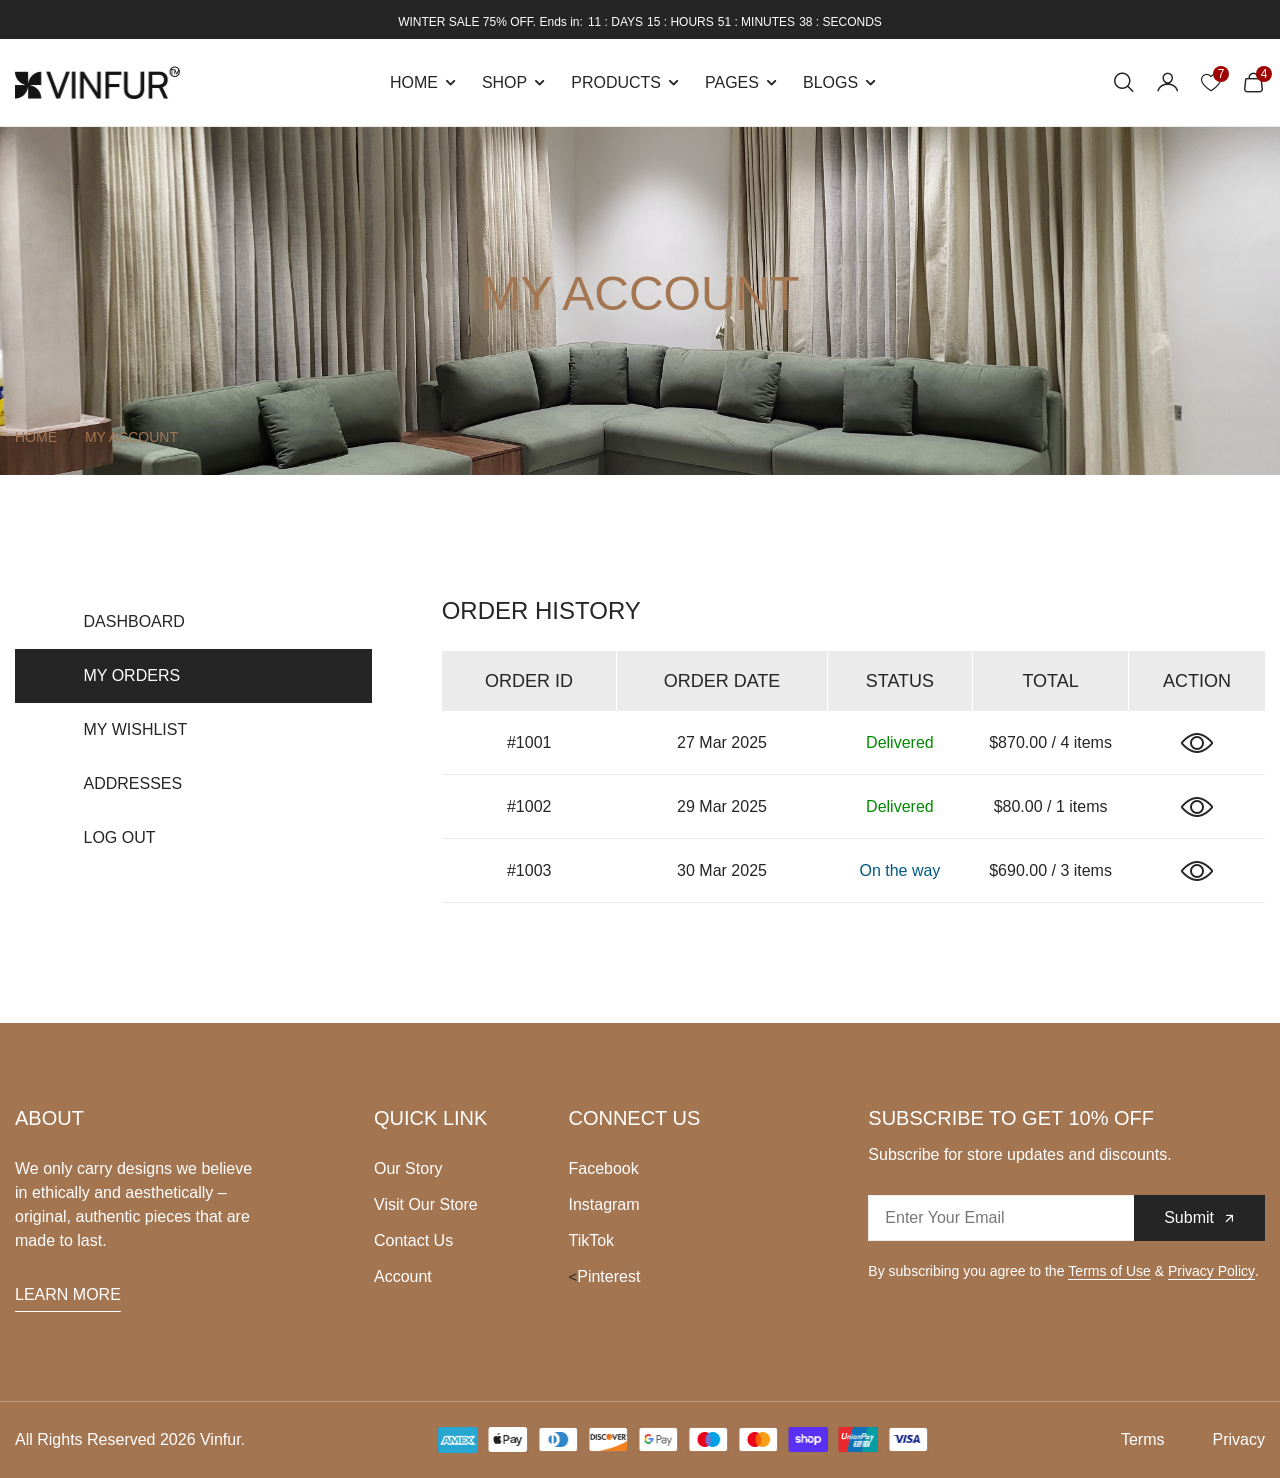
<file: account-orders.html>
<!DOCTYPE html>
<!--[if IE 8]><html class="ie" xmlns="http://www.w3.org/1999/xhtml" xml:lang="en-US" lang="en-US"> <![endif]-->
<!--[if (gte IE 9)|!(IE)]><!-->
<html xmlns="http://www.w3.org/1999/xhtml" xml:lang="en-US" lang="en-US">
<!--<![endif]-->


<!-- Mirrored from vinfur.vercel.app/account-orders.html by HTTrack Website Copier/3.x [XR&CO'2014], Thu, 02 Apr 2026 12:21:25 GMT -->
<!-- Added by HTTrack --><meta http-equiv="content-type" content="text/html;charset=utf-8" /><!-- /Added by HTTrack -->
<head>
    <!-- Basic Page Needs -->
    <meta charset="utf-8">
    <!--[if IE ]><meta http-equiv="X-UA-Compatible" content="IE=edge,chrome=1"/><![endif]-->

    <meta name="author" content="themesflat.com">
    <title>An.Z Home Furnishings - Premium Home Decor Services</title>
    <meta name="description"
        content="VinFur offers modern, durable furniture from Vietnam — stylish sofas, dining sets, storage, and decor at fair prices with fast delivery.">
    <meta name="keywords"
        content="VinFur, furniture, modern furniture, home decor, sofas, dining sets, storage solutions, affordable furniture, stylish interiors">
    <meta name="viewport" content="width=device-width, initial-scale=1.0">


    <!-- Mobile Specific Metas -->
    <meta name="viewport" content="width=device-width, initial-scale=1, maximum-scale=1">

    <!-- Theme Style -->
    <link rel="stylesheet" type="text/css" href="css/bootstrap.css">
    <link rel="stylesheet" type="text/css" href="css/animate.min.css">
    <link rel="stylesheet" type="text/css" href="css/swiper-bundle.min.css">
    <link rel="stylesheet" type="text/css" href="css/bootstrap-select.min.css">
    <link rel="stylesheet" type="text/css" href="css/styles.css">


    <!-- Icon -->
    <link rel="stylesheet" type="text/css" href="icons/icomoon/style.css">

    <!-- Favicon and Touch Icons  -->
    <link rel="shortcut icon" href="images/favicon.svg">
    <link rel="apple-touch-icon-precomposed" href="images/favicon.svg">
</head>

<body>
    <!-- wrapper -->
    <div id="wrapper">

        <!-- Scroll Top -->
        <button id="goTop">
            <span class="border-progress"></span>
            <span class="icon icon-caret-up"></span>
        </button>

        <!-- preload -->
        <div class="preload preload-container" id="preload">
            <div class="preload-logo">
                <div class="spinner"></div>
            </div>
        </div>
        <!-- /preload -->

        <div class="btn-sidebar-mb d-lg-none left">
            <button data-bs-toggle="offcanvas" data-bs-target="#mbSidebar">
                <svg width="24" height="24" viewBox="0 0 24 24" fill="none" xmlns="http://www.w3.org/2000/svg">
                    <g clip-path="url(#clip0_2195_779)">
                        <path
                            d="M8.45454 23.7275H15C20.9236 23.7275 23.4545 21.1966 23.4545 15.2729V8.72749C23.4545 2.80385 20.9236 0.272949 15 0.272949H8.45454C2.5309 0.272949 0 2.80385 0 8.72749V15.2729C0 21.1966 2.52 23.7275 8.45454 23.7275ZM15 1.90931C20.0291 1.90931 21.8182 3.69841 21.8182 8.72749V15.2729C21.8182 20.3021 20.0291 22.0911 15 22.0911H8.45454C3.42544 22.0911 1.63636 20.302 1.63636 15.2729V8.72749C1.63636 3.69839 3.42546 1.90931 8.45454 1.90931H15ZM16.0909 23.7275C16.5382 23.7275 16.9091 23.3566 16.9091 22.9093V1.09113C16.9091 0.643848 16.5382 0.272949 16.0909 0.272949C15.6436 0.272949 15.2727 0.643848 15.2727 1.09113V22.9093C15.2727 23.3566 15.6327 23.7275 16.0909 23.7275ZM8.45573 15.611C8.66302 15.611 8.87027 15.5347 9.03391 15.371L11.8266 12.5783C12.143 12.2619 12.143 11.7383 11.8266 11.4219L9.03391 8.62919C8.71755 8.31283 8.19391 8.31283 7.87755 8.62919C7.5612 8.94555 7.5612 9.46919 7.87755 9.78555L10.0812 12.0001L7.86666 14.2147C7.5503 14.531 7.5503 15.0547 7.86666 15.371C8.0303 15.5347 8.23753 15.611 8.45573 15.611Z"
                            fill="white" />
                    </g>
                    <defs>
                        <clipPath id="clip0_2195_779">
                            <rect width="24" height="24" fill="white" />
                        </clipPath>
                    </defs>
                </svg>

            </button>
        </div>

        <div class="top-bar style-default d-flex align-items-center justify-content-center">
            <div>WINTER SALE 75% OFF. Ends in:
                <div class="tf-countdown style-default">
                    <div class="js-countdown" data-timer="1007500" data-labels=" : DAYS, : HOURS, : MINUTES, : SECONDS">
                    </div>
                </div>
            </div>
        </div>

        <!-- .header -->
        <header class="header header-sticky">
            <div class="tf-container w-1750">
                <div class="header-inner">
                    <a href="index.html" class="site-logo">
                        <img class="logo_header" alt="logo" width="165" height="32" src="images/logo/logo.png">
                    </a>
                    <nav class="main-menu">
                        <ul class="navigation box-nav-menu">
                            <li class="has-child text-menu menu-item"><a href="#"
                                    class="link-no-action toggle splitting item-link">
                                    Home
                                </a>
                                <div class="submenu sub-menu mega-menu mega-home">
                                    <div class="tf-container w-1246">
                                        <div class="row-demo">
                                            <div class="demo-item">
                                                <a href="index.html" class="demo-img">
                                                    <img width="278" height="370" src="images/header/homepage-1.jpg"
                                                        alt="Demo">
                                                </a>
                                                <a href="index.html" class="demo-name">Homepage 1</a>
                                            </div>
                                            <div class="demo-item">
                                                <a href="home02.html" class="demo-img">
                                                    <img width="278" height="370" src="images/header/homepage-2.jpg"
                                                        alt="Demo">
                                                </a>
                                                <a href="home02.html" class="demo-name">Homepage 2</a>
                                            </div>
                                            <div class="demo-item">
                                                <a href="home03.html" class="demo-img">
                                                    <img width="278" height="370" src="images/header/homepage-3.jpg"
                                                        alt="Demo">
                                                </a>
                                                <a href="home03.html" class="demo-name">Homepage 3</a>
                                            </div>
                                            <div class="demo-item">
                                                <a href="home04.html" class="demo-img">
                                                    <img width="278" height="370" src="images/header/homepage-4.jpg"
                                                        alt="Demo">
                                                </a>
                                                <a href="home04.html" class="demo-name">Homepage 4</a>
                                            </div>
                                        </div>
                                    </div>
                                </div>
                            </li>
                            <li class="has-child text-menu menu-item"><a href="#"
                                    class="link-no-action toggle splitting item-link">
                                    Shop
                                </a>
                                <div class="submenu sub-menu mega-menu mega-shop">
                                    <div class="tf-container w-1750">
                                        <div class="wrap-nav-link">
                                            <div class="col-nav-link mega-menu-item">
                                                <div class="h6 fw-5 mb_23 text_black menu-heading">
                                                    Shop Style
                                                </div>
                                                <ul class="sub-menu_list d-grid gap_10">
                                                    <li>
                                                        <a href="shop-style-01.html"
                                                            class="link text-body-default text_heading-color sub-menu_link">Shop
                                                            Default</a>
                                                    </li>
                                                    <li>
                                                        <a href="shop-style-02.html"
                                                            class="link text-body-default text_heading-color sub-menu_link">Shop
                                                            Style 2</a>
                                                    </li>
                                                    <li>
                                                        <a href="shop-style-03.html"
                                                            class="link text-body-default text_heading-color sub-menu_link">Shop
                                                            Style 3</a>
                                                    </li>
                                                    <li>
                                                        <a href="shop-style-04.html"
                                                            class="link text-body-default text_heading-color sub-menu_link">Shop
                                                            Style 4</a>
                                                    </li>
                                                </ul>
                                            </div>
                                            <div class="col-nav-link mega-menu-item">
                                                <div class="h6 fw-5 mb_23 text_black menu-heading">
                                                    Shop Layout
                                                </div>
                                                <ul class="sub-menu_list d-grid gap_10">
                                                    <li>
                                                        <a href="shop-grid-2-columns.html"
                                                            class="link text-body-default text_heading-color sub-menu_link">Grid
                                                            2 Columns</a>
                                                    </li>
                                                    <li>
                                                        <a href="shop-grid-3-columns.html"
                                                            class="link text-body-default text_heading-color sub-menu_link">Grid
                                                            3 Columns</a>
                                                    </li>
                                                    <li>
                                                        <a href="shop-grid-4-columns.html"
                                                            class="link text-body-default text_heading-color sub-menu_link">Grid
                                                            4 Columns</a>
                                                    </li>

                                                </ul>
                                            </div>
                                            <div class="col-nav-link mega-menu-item">
                                                <div class="h6 fw-5 mb_23 text_black menu-heading">
                                                    Shop Feature
                                                </div>
                                                <ul class="sub-menu_list d-grid gap_10">
                                                    <li>
                                                        <a href="shop-pagination.html"
                                                            class="link text-body-default text_heading-color sub-menu_link">Pagination
                                                            Links</a>
                                                    </li>
                                                    <li>
                                                        <a href="shop-load-more-button.html"
                                                            class="link text-body-default text_heading-color sub-menu_link">Load
                                                            More
                                                            Button</a>
                                                    </li>
                                                    <li>
                                                        <a href="shop-infinity-scroll.html"
                                                            class="link text-body-default text_heading-color sub-menu_link">Infinity
                                                            Scroll</a>
                                                    </li>
                                                </ul>
                                            </div>
                                        </div>
                                        <div class="wrap-banner d-flex">
                                            <div class="banner-menu hover-image">
                                                <div class="img-style">
                                                    <img width="396" height="487" loading="lazy" decoding="async"
                                                        src="images/header/banner-2.jpg" alt="banner">
                                                </div>
                                                <div class="content">
                                                    <div class="title d-flex align-items-center gap_10 mb_10">
                                                        <h5 class="text_white">New Season</h5>
                                                    </div>
                                                    <div class="text-caption-1 text_white">
                                                        <a href="shop-style-01.html"
                                                            class=" hover-underline-link  d-flex align-items-center gap_10">SHOP
                                                            NOW <i class="icon-arrow-right-up"></i></a>
                                                    </div>
                                                </div>
                                            </div>
                                            <div class="banner-menu hover-image">
                                                <div class="img-style">
                                                    <img width="396" height="487" loading="lazy" decoding="async"
                                                        src="images/header/banner-3.jpg" alt="banner">
                                                </div>
                                                <div class="content">
                                                    <div class="title d-flex align-items-center gap_10 mb_10">
                                                        <h5 class="text_white">Flash Sale</h5>
                                                        <span class="line"></span>
                                                        <h5 class="text_white">30% OFF</h5>
                                                    </div>
                                                    <div class="text-caption-1 text_white">
                                                        <a href="shop-style-01.html"
                                                            class=" hover-underline-link  d-flex align-items-center gap_10">SHOP
                                                            NOW <i class="icon-arrow-right-up"></i></a>
                                                    </div>
                                                </div>
                                            </div>
                                        </div>
                                    </div>
                                </div>
                            </li>
                            <li class="has-child text-menu menu-item "><a href="#"
                                    class="link-no-action toggle splitting item-link">
                                    Products
                                </a>
                                <div class="submenu sub-menu mega-menu mega-product ">
                                    <div class="tf-container w-1750">
                                        <div class="wrap-nav-link">
                                            <div class="col-nav-link mega-menu-item">
                                                <div class="h6 fw-5 mb_23 text_black menu-heading">
                                                    Product Style
                                                </div>
                                                <ul class="sub-menu_list d-grid gap_10">
                                                    <li>
                                                        <a href="product-style-01.html"
                                                            class="link text-body-default text_heading-color sub-menu_link">Product
                                                            Style 1
                                                        </a>
                                                    </li>
                                                    <li>
                                                        <a href="product-style-02.html"
                                                            class="link text-body-default text_heading-color sub-menu_link">Product
                                                            Style 2
                                                        </a>
                                                    </li>
                                                    <li>
                                                        <a href="product-style-03.html"
                                                            class="link text-body-default text_heading-color sub-menu_link">Product
                                                            Style 3
                                                        </a>
                                                    </li>
                                                    <li>
                                                        <a href="product-style-04.html"
                                                            class="link text-body-default text_heading-color sub-menu_link">Product
                                                            Style 4<span
                                                                class="tag hot demo-label text-small-2 ">Hot</span>
                                                        </a>
                                                    </li>
                                                    <li>
                                                        <a href="product-style-05.html"
                                                            class="link text-body-default text_heading-color sub-menu_link">Product
                                                            Style 5<span
                                                                class="tag trending demo-label text-small-2 ">Trending</span>
                                                        </a>
                                                    </li>
                                                    <li>
                                                        <a href="product-style-06.html"
                                                            class="link text-body-default text_heading-color sub-menu_link">Product
                                                            Style 6<span
                                                                class="tag trending demo-label text-small-2 ">Trending</span>
                                                        </a>
                                                    </li>
                                                </ul>
                                            </div>
                                            <div class="col-nav-link mega-menu-item">
                                                <div class="h6 fw-5 mb_23 text_black menu-heading">
                                                    Product Description
                                                </div>
                                                <ul class="sub-menu_list d-grid gap_10">
                                                    <li>
                                                        <a href="product-description-side-dropdown.html"
                                                            class="link text-body-default text_heading-color sub-menu_link">Description
                                                            Side
                                                            Dropdown</a>
                                                    </li>
                                                    <li>
                                                        <a href="product-description-side-full-accordion.html"
                                                            class="link text-body-default text_heading-color sub-menu_link">Description
                                                            Full
                                                            Accordions</a>
                                                    </li>
                                                    <li>
                                                        <a href="product-description-side-drawer.html"
                                                            class="link text-body-default text_heading-color sub-menu_link">Description
                                                            Side
                                                            Drawer</a>
                                                    </li>
                                                </ul>
                                            </div>
                                            <div class="col-nav-link mega-menu-item">
                                                <div class="h6 fw-5 mb_23 text_black menu-heading">
                                                    Product Details
                                                </div>
                                                <ul class="sub-menu_list d-grid gap_10">
                                                    <li>
                                                        <a href="product-inner-zoom.html"
                                                            class="link text-body-default text_heading-color sub-menu_link">Product
                                                            Inner
                                                            Zoom</a>
                                                    </li>
                                                    <li>
                                                        <a href="product-inner-circle-zoom.html"
                                                            class="link text-body-default text_heading-color sub-menu_link">Product
                                                            Inner
                                                            Circle Zoom</a>
                                                    </li>
                                                    <li>
                                                        <a href="product-no-zoom.html"
                                                            class="link text-body-default text_heading-color sub-menu_link">Product
                                                            No
                                                            Zoom</a>
                                                    </li>


                                                </ul>
                                            </div>
                                            <div class="col-nav-link mega-menu-item">
                                                <div class="h6 fw-5 mb_23 text_black menu-heading">
                                                    Product Features
                                                </div>
                                                <ul class="sub-menu_list d-grid gap_10">
                                                    <li>
                                                        <a href="product-pickup-available.html"
                                                            class="link text-body-default text_heading-color sub-menu_link">Pickup
                                                            Available</a>
                                                    </li>
                                                    <li>
                                                        <a href="product-swatch-image.html"
                                                            class="link text-body-default text_heading-color sub-menu_link">Swatch
                                                            Image</a>
                                                    </li>
                                                    <li>
                                                        <a href="product-together.html"
                                                            class="link text-body-default text_heading-color sub-menu_link">Buy
                                                            Together<span
                                                                class="tag new demo-label text-small-2 ">New</span></a>
                                                    </li>
                                                    <li>
                                                        <a href="product-volume-discount.html"
                                                            class="link text-body-default text_heading-color sub-menu_link">Volume
                                                            Discount</a>
                                                    </li>
                                                </ul>
                                            </div>
                                        </div>
                                        <div class="wrap-prd d-flex gap_24 mn-none">
                                            <div class="list-ver">
                                                <div class="prd-nav-item hover-image">
                                                    <div class="img-style">
                                                        <img width="240" height="240" loading="lazy" decoding="async"
                                                            src="images/header/prd-nav-1.jpg" alt="product">
                                                        <a href="#quickView" data-bs-toggle="modal"
                                                            class="hover-tooltip tooltip-top box-icon">
                                                            <span class="icon icon-view"></span>
                                                            <span class="tooltip">Quick view</span>
                                                        </a>
                                                    </div>
                                                    <div class="">
                                                        <a href="shop-style-01.html"
                                                            class="h6 link text_heading-color mb_5">
                                                            Cub Chair
                                                        </a>
                                                        <div class="price">
                                                            <span class="text-body-2">$2,499.00</span><span
                                                                class="old-price">$2,899.00</span>
                                                        </div>
                                                    </div>
                                                </div>
                                                <div class="prd-nav-item hover-image">
                                                    <div class="img-style">
                                                        <img width="240" height="240" loading="lazy" decoding="async"
                                                            src="images/header/prd-nav-2.jpg" alt="product">
                                                        <a href="#quickView" data-bs-toggle="modal"
                                                            class="hover-tooltip tooltip-top box-icon">
                                                            <span class="icon icon-view"></span>
                                                            <span class="tooltip">Quick view</span>
                                                        </a>
                                                    </div>
                                                    <div class="">
                                                        <a href="shop-style-01.html"
                                                            class="h6 link  text_heading-color mb_5">
                                                            Virgule Armchair
                                                        </a>
                                                        <div class="price">
                                                            <span class="text-body-2">$2,499.00</span>
                                                        </div>
                                                    </div>
                                                </div>
                                            </div>
                                        </div>
                                    </div>
                                </div>
                            </li>
                            <li class="has-child text-menu menu-item"><a href="#"
                                    class="link-no-action toggle splitting item-link">
                                    Pages
                                </a>
                                <div class="submenu sub-menu mega-menu mega-page">
                                    <div class="wrap-nav-link">
                                        <div class="col-nav-link">
                                            <div class="d-grid gap_10">
                                                <a href="about-us.html"
                                                    class="link text-body-default text_heading-color sub-menu_link">About
                                                    Us</a>
                                                <a href="contact.html"
                                                    class="link text-body-default text_heading-color sub-menu_link">Contact
                                                    Us</a>
                                                <a href="our-store.html"
                                                    class="link text-body-default text_heading-color sub-menu_link">Store
                                                    Location</a>
                                                <a href="my-account.html"
                                                    class="link text-body-default text_heading-color sub-menu_link">My
                                                    Account</a>
                                                <a href="faqs.html"
                                                    class="link text-body-default text_heading-color sub-menu_link">FAQ</a>
                                                <a href="shop-cart.html"
                                                    class="link text-body-default text_heading-color sub-menu_link">Cart
                                                    Drawer</a>
                                                <a href="before-you-leave.html"
                                                    class="link text-body-default text_heading-color sub-menu_link">Before
                                                    You Leave</a>
                                                <a href="product-popup.html"
                                                    class="link text-body-default text_heading-color sub-menu_link">Products
                                                    Popup</a>
                                                <a href="index.html"
                                                    class="link text-body-default text_heading-color sub-menu_link">Newspaper
                                                    Popup</a>
                                                <a href="404.html"
                                                    class="link text-body-default text_heading-color sub-menu_link">404</a>
                                                <a href="#"
                                                    class="link text-body-default text_heading-color sub-menu_link">Coming
                                                    Soon!</a>
                                            </div>
                                        </div>
                                    </div>

                                </div>
                            </li>
                            <li class="has-child text-menu menu-item position-relative"><a href="#"
                                    class="toggle splitting item-link link-no-action">
                                    Blogs
                                </a>
                                <div class="submenu sub-menu menu-defaul">

                                    <ul class="sub-menu_list d-grid gap_10">
                                        <li>
                                            <a href="blog-style-1.html"
                                                class="link text-body-default text_heading-color sub-menu_link">Blog
                                                List Style 1</a>
                                        </li>
                                        <li>
                                            <a href="blog-style-2.html"
                                                class="link text-body-default text_heading-color sub-menu_link">Blog
                                                List Style 2</a>
                                        </li>
                                        <li>
                                            <a href="blog-style-3.html"
                                                class="link text-body-default text_heading-color sub-menu_link">Blog
                                                List Style 3</a>
                                        </li>
                                        <li>
                                            <a href="blog-post.html"
                                                class="link text-body-default text_heading-color sub-menu_link">Blog
                                                Post</a>
                                        </li>
                                    </ul>
                                </div>
                            </li>
                            <li class="text-menu menu-item">
                                <a href="404-3.html" class="toggle splitting item-link btn-buy-theme">
                                    Buy Template!
                                </a>
                            </li>
                        </ul>
                    </nav>
                    <div class="header-right d-flex align-items-center gap_20">
                        <ul class="nav-icon-list">
                            <li class="d-none d-md-flex">
                                <a class="nav-icon-item link" href="#search" data-bs-toggle="modal">
                                    <i class="icon icon-magnifying-glass"></i>
                                </a>
                            </li>
                            <li class="d-none d-lg-flex">
                                <a href="#login" data-bs-toggle="offcanvas" class="nav-icon-item link"> <i
                                        class="icon icon-user"></i>
                                </a>
                            </li>
                            <li class="d-none d-sm-flex position-relative">
                                <a class="nav-icon-item link" href="wishlist.html">
                                    <i class="icon icon-heart"></i>
                                </a>
                                <span class="count">7</span>
                            </li>
                            <li class="shop-cart" data-bs-toggle="modal" data-bs-target="#shoppingCart">
                                <a class="nav-icon-item link" href="#shoppingCart" data-bs-toggle="modal">
                                    <i class="icon icon-bag"></i>
                                </a>
                                <span class="count">4</span>
                            </li>
                        </ul>
                        <a href="#mobileMenu" data-bs-toggle="offcanvas" class="mobile-button d-xl-none">
                            <div class="burger">
                                <span></span>
                                <span></span>
                                <span></span>
                            </div>
                        </a>
                    </div>
                </div>
            </div>
        </header>
        <!-- End header -->

        <!-- page-title -->
        <div class="tf-page-title">
            <h2 class="text-center text-uppercase title">my account</h2>
            <ul class="breadcrumb-list">
                <li><a href="index.html">Home</a></li>
                <li>my account</li>
            </ul>
        </div>
        <!-- /page-title -->

        <!-- main-content -->
        <div class="main-content">

            <!-- Account -->
            <div class="tf-spacing-1">
                <div class="tf-container w-1690">
                    <div class="row">
                        <div class="col-lg-4">
                            <div class="sidebar-account-wrap sidebar-content-wrap sticky-top d-lg-block d-none">
                                <ul class="my-account-nav">
                                    <li>
                                        <a href="my-account.html" class="link-account">
                                            <span class="text">Dashboard</span>
                                        </a>
                                    </li>
                                    <li>
                                        <a href="account-orders-empty.html" class="link-account active">
                                            <span class="text">My Orders</span>
                                        </a>
                                    </li>
                                    <li>
                                        <a href="wishlist.html" class="link-account">
                                            <span class="text">My Wishlist</span>
                                        </a>
                                    </li>
                                    <li>
                                        <a href="account-addresses.html" class="link-account">
                                            <span class="text">Addresses</span>
                                        </a>
                                    </li>

                                    <li>
                                        <a href="index.html" class="link-account">
                                            <span class="text">Log Out</span>
                                        </a>
                                    </li>
                                </ul>
                            </div>
                        </div>
                        <div class="col-lg-8">
                            <div class="my-acount-content account-order">
                                <div class="h4 heading fw-normal">
                                    Order History
                                </div>
                                <div class="table-order-history">
                                    <table>
                                        <thead>
                                            <tr>
                                                <th class="title-case order_code">ORDER ID</th>
                                                <th class="title-case order_date">ORDER DATE</th>
                                                <th class="title-case order_status">STATUS</th>
                                                <th class="title-case order_total">TOTAL</th>
                                                <th class="title-case order_action">ACTION</th>
                                            </tr>
                                        </thead>
                                        <tbody>
                                            <tr>
                                                <td>#1001</td>
                                                <td>27 Mar 2025</td>
                                                <td class="order_status delivered">Delivered</td>
                                                <td>$870.00 / 4 items</td>
                                                <td>
                                                    <a href="#orderDetail" data-bs-toggle="modal"
                                                        class="btn-action link">
                                                        <i class="icon icon-view"></i>
                                                    </a>
                                                </td>
                                            </tr>
                                            <tr>
                                                <td>#1002</td>
                                                <td>29 Mar 2025</td>
                                                <td class="order_status delivered">Delivered</td>
                                                <td>$80.00 / 1 items</td>
                                                <td>
                                                    <a href="#orderDetail" data-bs-toggle="modal"
                                                        class="btn-action link">
                                                        <i class="icon icon-view"></i>
                                                    </a>
                                                </td>
                                            </tr>
                                            <tr>
                                                <td>#1003</td>
                                                <td>30 Mar 2025</td>
                                                <td class="order_status delivered onTheWay">On the way</td>
                                                <td>$690.00 / 3 items</td>
                                                <td>
                                                    <a href="#orderDetail" data-bs-toggle="modal"
                                                        class="btn-action link">
                                                        <i class="icon icon-view"></i>
                                                    </a>
                                                </td>
                                            </tr>
                                        </tbody>
                                    </table>
                                </div>
                            </div>
                        </div>
                    </div>
                </div>
            </div>
            <!-- /Account -->

        </div>
        <!-- /main-content -->

        <!-- Footer -->
        <footer class="footer">
            <div class="footer-body">
                <div class="tf-container">
                    <div class="row">
                        <div class="col-lg-3 col-md-6">
                            <div class="footer-about">
                                <div class="h5 text-uppercase mb_24 footer-title text_white">about</div>
                                <p class="text-body-default text_white mb_24">We only carry designs we believe
                                    in
                                    ethically and aesthetically
                                    – original, authentic pieces that are made to last.</p>
                                <a href="about-us.html"
                                    class="hover-underline-link text_white text-body-default text-uppercase">learn
                                    more</a>
                            </div>
                        </div>
                        <div class="col-lg-5 col-md-6">
                            <div class="wrap-footer-col-block">
                                <div class="footer-col-block">
                                    <div class="h5 footer-heading footer-heading-mobile footer-title text_white mb_24">
                                        Quick
                                        Link</div>
                                    <div class="tf-collapse-content">
                                        <ul class="footer-menu-list d-grid gap_12">
                                            <li>
                                                <a href="about-us.html" class="link-2 text-body-default text_white">Our
                                                    Story</a>
                                            </li>
                                            <li>
                                                <a href="404-2.html"
                                                    class="link-2 text-body-default text_white">Visit Our
                                                    Store</a>
                                            </li>
                                            <li>
                                                <a href="contact.html"
                                                    class="link-2 text-body-default text_white">Contact
                                                    Us</a>
                                            </li>
                                            <li>
                                                <a href="my-account.html"
                                                    class="link-2 text-body-default text_white">Account</a>
                                            </li>
                                        </ul>
                                    </div>
                                </div>
                                <div class="footer-col-block">
                                    <div class="h5 footer-heading footer-heading-mobile footer-title text_white mb_24">
                                        Connect Us</div>
                                    <div class="tf-collapse-content">
                                        <ul class="footer-menu-list d-grid gap_12">
                                            <li>
                                                <a href="https://www.facebook.com/" target="_blank"
                                                    class="link-2 text-body-default text_white">Facebook</a>
                                            </li>
                                            <li>
                                                <a href="https://www.instagram.com/" target="_blank"
                                                    class="link-2 text-body-default text_white">Instagram</a>
                                            </li>
                                            <li>
                                                <a href="https://www.tiktok.com/" target="_blank"
                                                    class="link-2 text-body-default text_white">TikTok</a>
                                            </li>
                                            <li>
                                                <<a href="https://www.pinterest.com/" target="_blank"
                                                    class="link-2 text-body-default text_white">Pinterest</a>
                                            </li>
                                        </ul>
                                    </div>
                                </div>
                            </div>
                        </div>
                        <div class="col-lg-4">
                            <div class="footer-newsletter">
                                <div class="footer-title text_white mb_28">
                                    <div class="h5 text-uppercase mb_10 text_white">subscribe to get 10% off</div>
                                    <p class="text-body-default text_white">Subscribe for store updates and
                                        discounts.
                                    </p>
                                </div>
                                <form method="post" class="form-newsletter mb_20" action="#" accept-charset="utf-8">
                                    <div class="wrap">
                                        <fieldset class=" position-relative">
                                            <input type="email" class="tb-my-input style-border" name="email"
                                                placeholder="Enter Your Email" required="">
                                        </fieldset>
                                        <button name="submit" type="submit" class="btn-submit animate-btn">
                                            <span class="text-body-default fw-5">Submit</span><i
                                                class="icon-arrow-right-up2"></i>
                                        </button>
                                    </div>
                                </form>
                                <p class="text-caption-1 text_white">By subscribing you agree to the <a
                                        href="terms-conditions.html" class="hover-underline-link">Terms of
                                        Use</a> & <a href="privacy-policy.html" class="hover-underline-link">Privacy
                                        Policy</a>.</p>
                            </div>
                        </div>
                    </div>
                </div>
            </div>
            <div class="footer-bottom">
                <div class="tf-container">
                    <div class="wrap-footer-bottom">
                        <p class="text_white">All Rights Reserved 2026 Vinfur.</p>
                        <ul class="payment-method-list d-flex gap_8 justify-content-center flex-wrap">
                            <li>
                                <a href="#"><img width="40" height="25" src="images/payment/amex.png" alt=""></a>
                            </li>
                            <li>
                                <a href="#"><img width="40" height="25" src="images/payment/payment-1.png" alt=""></a>
                            </li>
                            <li>
                                <a href="#"><img width="40" height="25" src="images/payment/payment-2.png" alt=""></a>
                            </li>
                            <li>
                                <a href="#"><img width="40" height="25" src="images/payment/payment-3.png" alt=""></a>
                            </li>
                            <li>
                                <a href="#"><img width="40" height="25" src="images/payment/payment-4.png" alt=""></a>
                            </li>
                            <li>
                                <a href="#"><img width="40" height="25" src="images/payment/payment-5.png" alt=""></a>
                            </li>
                            <li>
                                <a href="#"><img width="40" height="25" src="images/payment/payment-6.png" alt=""></a>
                            </li>
                            <li>
                                <a href="#"><img width="40" height="25" src="images/payment/payment-7.png" alt=""></a>
                            </li>
                            <li>
                                <a href="#"><img width="40" height="25" src="images/payment/payment-8.png" alt=""></a>
                            </li>
                            <li>
                                <a href="#"><img width="40" height="25" src="images/payment/payment-9.png" alt=""></a>
                            </li>
                        </ul>
                        <div class="right d-flex ">
                            <a href="terms-conditions.html" class="text-body-default link-2 text_white ">Terms</a>
                            <a href="privacy-policy.html" class="text-body-default link-2 text_white">Privacy</a>
                        </div>
                    </div>
                </div>
            </div>
        </footer>
        <!-- /Footer -->

    </div>
    <!-- /wrapper -->

    <!-- Account Sidebar-->
    <div class="offcanvas offcanvas-start canvas-sidebar" id="mbSidebar">
        <div class="canvas-wrapper">
            <div class="canvas-header">
                <span class="title">SIDEBAR</span>
                <span class="icon-close link icon-close-popup" data-bs-dismiss="offcanvas"></span>
            </div>
            <div class="canvas-body sidebar-mobile-append blog-sidebar"></div>
        </div>
    </div>
    <!-- /Account Sidebar -->

    <!-- Toolbar -->
    <div class="tf-toolbar-bottom">
        <div class="toolbar-item">
            <a href="404-2.html">
                <span class="toolbar-icon">
                    <i class="icon icon-storefront"></i>
                </span>
                <span class="toolbar-label">Shop</span>
            </a>
        </div>
        <div class="toolbar-item">
            <a href="#search" data-bs-toggle="modal">
                <span class="toolbar-icon">
                    <i class="icon icon-magnifying-glass"></i>
                </span>
                <span class="toolbar-label">Search</span>
            </a>
        </div>
        <div class="toolbar-item">
            <a href="my-account.html">
                <span class="toolbar-icon">
                    <i class="icon icon-user"></i>
                </span>
                <span class="toolbar-label">Account</span>
            </a>
        </div>
        <div class="toolbar-item">
            <a href="wishlist.html">
                <span class="toolbar-icon">
                    <i class="icon icon-heart"></i>
                    <span class="toolbar-count">7</span>
                </span>
                <span class="toolbar-label">Wishlist</span>
            </a>
        </div>
        <div class="toolbar-item">
            <a href="shop-cart.html">
                <span class="toolbar-icon">
                    <i class="icon icon-bag"></i>
                    <span class="toolbar-count">4</span>
                </span>
                <span class="toolbar-label">Cart</span>
            </a>
        </div>
    </div>
    <!-- /Toolbar -->

    <!-- Order Detail -->
    <div class="modal modalCentered fade modal-order-detail" id="orderDetail">
        <div class="modal-dialog modal-dialog-centered">
            <div class="modal-content">
                <span class="icon-close-popup" data-bs-dismiss="modal">
                    <i class="icon-close"></i>
                </span>
                <div class="modal-top">
                    <h3 class="title fw-normal text-uppercase">Order Detail</h3>
                </div>
                <div class="modal-body">
                    <ul class="list-infor">
                        <li class="order_id">#1001</li>
                        <li class="br-line"></li>
                        <li class="order_date">27 MAY 2025</li>
                        <li class="br-line"></li>
                        <li class="order_item">6 ITEMS</li>
                        <li class="br-line"></li>
                        <li class="order_status delivered">DELIVERED</li>
                    </ul>
                    <div class="table-order-detail account">
                        <table>
                            <thead>
                                <tr>
                                    <th class="order_product h6 fw-normal">Product</th>
                                    <th class="order_price h6 fw-normal">price</th>
                                    <th class="order_quantity h6 fw-normal">quantity</th>
                                    <th class="order_subtotal h6 fw-normal text-start">subtotal</th>
                                </tr>
                            </thead>
                            <tbody>
                                <tr>
                                    <td class="order_product">
                                        <a href="404-5.html" class="image">
                                            <img src="images/products/product-1.jpg" alt="Product">
                                        </a>
                                        <div class="infor">
                                            <a href="404-5.html" class="prd-name h6 fw-normal link">
                                                Hudson Dining Table
                                            </a>
                                            <p class="prd-type text-caption-1">8-Seater / Dark Walnut</p>
                                        </div>
                                    </td>
                                    <td class="order_price h6 fw-4">$130.00</td>
                                    <td class="order_quantity h6 fw-4">2</td>
                                    <td class="order_subtotal h6 fw-4 text-start">$260.00</td>
                                </tr>
                                <tr>
                                    <td class="order_product">
                                        <a href="404-5.html" class="image">
                                            <img src="images/products/product-2.jpg" alt="Product">
                                        </a>
                                        <div class="infor">
                                            <a href="404-5.html" class="prd-name h6 fw-normal link">
                                                Luna Bed Frame
                                            </a>
                                            <p class="prd-type">King / Matte Black</p>
                                        </div>
                                    </td>
                                    <td class="order_price h6 fw-4">$130.00</td>
                                    <td class="order_quantity h6 fw-4">2</td>
                                    <td class="order_subtotal h6 fw-4 text-start">$260.00</td>
                                </tr>
                                <tr>
                                    <td class="order_product">
                                        <a href="404-5.html" class="image">
                                            <img src="images/products/product-3.jpg" alt="Product">
                                        </a>
                                        <div class="infor">
                                            <a href="404-5.html" class="prd-name h6 fw-normal link">
                                                Ball Bracelet
                                            </a>
                                            <p class="prd-type">King / Matte Black</p>
                                        </div>
                                    </td>
                                    <td class="order_price h6 fw-4">$130.00</td>
                                    <td class="order_quantity h6 fw-4">2</td>
                                    <td class="order_subtotal h6 fw-4 text-start">$260.00</td>
                                </tr>
                            </tbody>
                        </table>
                    </div>
                    <div class="order-total-wrap">
                        <div class="h5 text fw-normal text-uppercase">Total:</div>
                        <div class="h5 order-total fw-normal">$780.00</div>
                    </div>

                    <p class="privacy text-main-4 text-center text_body-color-1">
                        Not happy with the order? You can
                        <a href="#" class="hover-underline-link text_secondary-color">
                            <span class="text-body">
                                Request a free return
                            </span>
                        </a> in 14 days
                    </p>
                </div>
            </div>
        </div>
    </div>
    <!-- /Order Detail -->

    <!-- Mobile Menu -->
    <div class="offcanvas offcanvas-start canvas-mb" id="mobileMenu">
        <span class="icon-close-popup" data-bs-dismiss="offcanvas">
            <i class="icon-close"></i>
        </span>
        <div class="canvas-header">
            <a href="index.html" class="site-logo">
                <img class="logo_header" alt="logo" width="165" height="32" src="images/logo/logo.svg">
            </a>
            <a href="#login" data-bs-toggle="offcanvas" class="tf-btn btn-bg-secondary">
                Login
                <i class="icon icon-user"></i>
            </a>
            <span class="br-line"></span>
        </div>
        <div class="canvas-body">
            <div class="mb-content-top">
                <ul class="nav-ul-mb" id="wrapper-menu-navigation"></ul>
            </div>
            <div class="group-btn">
                <a href="wishlist.html" class="tf-btn btn-bg-primary style-2">
                    Wishlist
                    <i class="icon icon-heart"></i>
                </a>
                <div data-bs-dismiss="offcanvas">
                    <a href="#search" data-bs-toggle="modal" class="tf-btn btn-bg-primary style-2">
                        Search
                        <i class="icon icon-magnifying-glass"></i>
                    </a>
                </div>
            </div>
            <div class="flow-us-wrap">
                <div class="h5 title">Follow us on</div>
                <ul class="tf-social-icon d-flex gap_8">
                    <li><a href="https://www.facebook.com/" target="_blank" class="social-facebook">
                            <span class="icon-facebook"></span>
                        </a></li>
                    <li><a href="https://www.pinterest.com/" target="_blank" class="social-pinterest">
                            <span class="icon-pinterest"></span>
                        </a></li>
                    <li><a href="https://x.com/" target="_blank" class=" social-x">
                            <span class="icon-xlogo"></span>
                        </a></li>
                    <li><a href="https://www.tiktok.com/" target="_blank" class="social-linkin ">
                            <span class="icon-tiktok"></span>
                        </a></li>
                </ul>
            </div>
            <div class="payment-wrap">
                <div class="title">Payment:</div>
                <ul class="payment-method-list d-flex gap_8">
                    <li>
                        <a href="#"><img width="40" height="25" src="images/payment/amex.png" alt=""></a>
                    </li>
                    <li>
                        <a href="#"><img width="40" height="25" src="images/payment/payment-1.png" alt=""></a>
                    </li>
                    <li>
                        <a href="#"><img width="40" height="25" src="images/payment/payment-2.png" alt=""></a>
                    </li>
                    <li>
                        <a href="#"><img width="40" height="25" src="images/payment/payment-3.png" alt=""></a>
                    </li>
                    <li>
                        <a href="#"><img width="40" height="25" src="images/payment/payment-4.png" alt=""></a>
                    </li>
                    <li>
                        <a href="#"><img width="40" height="25" src="images/payment/payment-5.png" alt=""></a>
                    </li>

                </ul>
            </div>
        </div>
        <div class="canvas-footer">
            <div class="tf-currencies">
                <select class="tf-dropdown-select style-default type-currencies">
                    <option selected data-thumbnail="images/country/us.png">USD</option>
                    <option data-thumbnail="images/country/vie.png">VND</option>
                </select>
            </div>
            <span class="br-line"></span>
            <div class="tf-languages">
                <select class="tf-dropdown-select style-default type-languages">
                    <option>English</option>
                    <option>العربية</option>
                    <option>简体中文</option>
                    <option>اردو</option>
                </select>
            </div>
        </div>
    </div>
    <!-- /Mobile Menu -->

    <!-- Compare -->
    <div class="modal modalCentered fade modal-compare" id="compare">
        <div class="modal-dialog modal-dialog-centered">
            <div class="modal-content">
                <span class="icon-close-popup" data-bs-dismiss="modal">
                    <i class="icon-close"></i>
                </span>
                <div class="modal-heading">
                    <div class="h4 title text-uppercase">compare products</div>
                </div>
                <div class="modal-body main-list-clear">
                    <div class="tf-compare-inner">
                        <div class="tf-compare-list list-empty">
                            <p class="text-empty">Your compare is curently empty</p>
                            <div class="tf-compare-item card-product file-delete">
                                <div class="card-product_wrapper aspect-ratio-1">
                                    <span class="remove icon-close"></span>
                                    <a href="product-style-01.html" class="product-img">
                                        <img width="250" height="250" loading="lazy" decoding="async"
                                            src="images/products/prd-compare-1.jpg" alt="Image Product"
                                            class="img-product">
                                        <img width="250" height="250" loading="lazy" decoding="async"
                                            src="images/products/prd-compare-1_1.jpg" alt="Image Product"
                                            class="lazyload img-hover">
                                    </a>
                                </div>
                                <div class="card_product-info text-center">
                                    <a href="product-style-01.html" class="name-product h6 link text-line-clamp-2">
                                        Torii Love Console
                                    </a>
                                    <div class="price-wrap justify-content-center">
                                        <span class="price-new fw-medium">$1,999.00</span>
                                        <span class="price-old fw-normal text-caption-1">$3,199.00</span>
                                    </div>
                                </div>
                            </div>
                            <div class="tf-compare-item card-product file-delete">
                                <div class="card-product_wrapper aspect-ratio-1">
                                    <span class="remove icon-close"></span>
                                    <a href="product-style-01.html" class="product-img">
                                        <img width="250" height="250" loading="lazy" decoding="async"
                                            src="images/products/prd-compare-2.jpg" alt="Image Product"
                                            class="img-product">
                                        <img width="250" height="250" loading="lazy" decoding="async"
                                            src="images/products/prd-compare-2_1.jpg" alt="Image Product"
                                            class="lazyload img-hover">
                                    </a>
                                </div>
                                <div class="card_product-info text-center">
                                    <a href="product-style-01.html" class="name-product h6 link text-line-clamp-2">
                                        Dune Dining Chair
                                    </a>
                                    <div class="price-wrap justify-content-center">
                                        <span class="price-new fw-medium">$499.00</span>
                                        <span class="price-old fw-normal text-caption-1">$799.00</span>
                                    </div>
                                </div>
                            </div>
                            <div class="tf-compare-item card-product file-delete">
                                <div class="card-product_wrapper aspect-ratio-1">
                                    <span class="remove icon-close"></span>
                                    <a href="product-style-01.html" class="product-img">
                                        <img width="250" height="250" loading="lazy" decoding="async"
                                            src="images/products/prd-compare-3.jpg" alt="Image Product"
                                            class="img-product">
                                        <img width="250" height="250" loading="lazy" decoding="async"
                                            src="images/products/prd-compare-3_1.jpg" alt="Image Product"
                                            class="lazyload img-hover">
                                    </a>
                                </div>
                                <div class="card_product-info text-center">
                                    <a href="product-style-01.html" class="name-product h6 link text-line-clamp-2">
                                        Planet Chair
                                    </a>
                                    <div class="price-wrap justify-content-center">
                                        <span class="price-new fw-medium">$750.00</span>
                                        <span class="price-old fw-normal text-caption-1">$1,249.00</span>
                                    </div>
                                </div>
                            </div>
                            <div class="tf-compare-item card-product file-delete">
                                <div class="card-product_wrapper aspect-ratio-1">
                                    <span class="remove icon-close"></span>
                                    <a href="product-style-01.html" class="product-img">
                                        <img width="250" height="250" loading="lazy" decoding="async"
                                            src="images/products/prd-compare-4.jpg" alt="Image Product"
                                            class="img-product">
                                        <img width="250" height="250" loading="lazy" decoding="async"
                                            src="images/products/prd-compare-4_1.jpg" alt="Image Product"
                                            class="lazyload img-hover">
                                    </a>
                                </div>
                                <div class="card_product-info text-center">
                                    <a href="product-style-01.html" class="name-product h6 link text-line-clamp-2">
                                        Planet Bar Chair
                                    </a>
                                    <div class="price-wrap justify-content-center">
                                        <span class="price-new fw-medium">$899.00</span>
                                        <span class="price-old fw-normal text-caption-1">$1,299.00</span>
                                    </div>
                                </div>
                            </div>
                        </div>
                    </div>
                    <div class="group-btn">
                        <a href="compare.html" class="tf-btn btn-bg-secondary animate-btn fw-medium">
                            COMPARE <span class="count-item-compare">(4)</span>
                        </a>
                        <button type="button" class="tf-btn btn-border animate-btn animate-dark clear-list-empty">
                            <span>CLEAR ALL</span>
                        </button>
                    </div>
                </div>
            </div>
        </div>
    </div>
    <!-- /Compare -->

    <!-- quick-view -->
    <div class="modal modalCentered fade modal-quick-view" id="quickView">
        <div class="modal-dialog modal-dialog-centered">
            <div class="modal-content">
                <i class="icon icon-x icon-close-popup" data-bs-dismiss="modal"></i>
                <div class="tf-product-media-wrap tf-btn-swiper-item">
                    <div dir="ltr" class="swiper tf-single-slide">
                        <div class="swiper-wrapper">
                            <div class="swiper-slide" data-size="XS" data-color="orange">
                                <div class="item">
                                    <img loading="lazy" decoding="async" width="611" height="780"
                                        src="images/products/prd-quickview-1.jpg" alt="Image">
                                </div>
                            </div>
                            <div class="swiper-slide" data-size="L" data-color="beige">
                                <div class="item">
                                    <img loading="lazy" decoding="async" width="611" height="780"
                                        src="images/products/prd-quickview-2.jpg" alt="Image">
                                </div>
                            </div>
                            <div class="swiper-slide" data-size="M" data-color="mochagray">
                                <div class="item">
                                    <img loading="lazy" decoding="async" width="611" height="780"
                                        src="images/products/prd-quickview-3.jpg" alt="Image">
                                </div>
                            </div>
                        </div>
                    </div>
                </div>
                <div class="tf-product-info-wrap">
                    <div class="tf-product-info-inner tf-product-info-list">
                        <div class="tf-product-info-heading">

                            <a href="product-style-01.html"
                                class="link product-info-name text-uppercase h5 text_heading-color">Dune Dining
                                Chair</a>
                            <div class="product-info-price">
                                <div class="price-wrap d-flex align-items-center gap_10">
                                    <span class="price-new price-on-sale h4 text_heading-color">$2,499.00</span>
                                    <span class="price-old compare-at-price h6">$2,899.00</span>
                                    <div class="tag-discount d-flex align-items-center gap_6">
                                        <i class="icon-tag"></i>
                                        <span>30% OFF</span>
                                    </div>
                                </div>
                            </div>
                            <p class="product-infor-sub text-body-default text_body-color-2 ">Lorem ipsum dolor sit
                                amet
                                nec
                                etiamconsectetur.
                                Egestas cursus a maecenas massa facilisi adipiscing dolor iaculis. In mattis nec
                                morbi.
                            </p>
                        </div>
                        <div class="tf-product-variant w-full mb_42">
                            <div class="variant-picker-item variant-color">
                                <div class="variant-picker-label">
                                    <div class="h6 fw-semibold fw-4 text_heading-color">
                                        Colors
                                        <span
                                            class="variant-picker-label-value value-currentColor text-body-default fw-5 ">orange</span>
                                    </div>
                                </div>
                                <div class="variant-picker-values">
                                    <div class="hover-tooltip tooltip-bot color-btn active" data-color="orange">
                                        <span class="check-color bg-rustybrown"></span>
                                        <span class="tooltip">Orange</span>
                                    </div>
                                    <div class="hover-tooltip tooltip-bot color-btn" data-color="beige">
                                        <span class="check-color bg-lightbeige"></span>
                                        <span class="tooltip">Beige</span>
                                    </div>
                                    <div class="hover-tooltip tooltip-bot color-btn" data-color="mochagray">
                                        <span class="check-color bg-mochagray"></span>
                                        <span class="tooltip">Mochagray</span>
                                    </div>
                                </div>
                            </div>
                            <div class="group-btn variant-quantity d-flex align-items-center justify-content-between">
                                <div class="text-body-default">Quantity</div>
                                <div class="wg-quantity">
                                    <button class="btn-quantity btn-decrease">
                                        <i class="icon icon-minus"></i>
                                    </button>
                                    <input class="quantity-product" type="text" name="number" value="1">
                                    <button class="btn-quantity btn-increase">
                                        <i class="icon icon-plus"></i>
                                    </button>
                                </div>
                            </div>
                        </div>
                        <div class="tf-product-total-quantity w-full ">
                            <div class="group-btn flex-md-nowrap mb_15">
                                <a href="#shoppingCart" data-bs-toggle="modal"
                                    class="tf-btn btn-bg-primary animate-btn btn-h-52 btn-add-to-cart">
                                    ADD TO BAG<span class="price-add d-none d-sm-flex">$2,499.00</span>
                                </a>
                                <button type="button"
                                    class="d-none d-sm-flex hover-tooltip box-icon btn-add-wishlist flex-sm-shrink-0">
                                    <span class="icon icon-heart"></span>
                                    <span class="tooltip">Add to Wishlist</span>
                                </button>
                                <a href="#compare" data-bs-toggle="modal" aria-controls="compare"
                                    class="d-none d-sm-flex hover-tooltip tooltip-top box-icon flex-sm-shrink-0">
                                    <span class="icon icon-compare"></span>
                                    <span class="tooltip">Compare</span>
                                </a>
                            </div>
                            <div class="group-btn">
                                <a href="checkout.html"
                                    class="tf-btn btn-bg-secondary animate-btn btn-h-52  w-full animate-btn">
                                    BUY IT NOW
                                </a>
                            </div>
                        </div>
                        <a href="product-style-01.html" class="tf-btn-line hover-underline-link">
                            <span class="text-body-default">View full details</span>
                            <i class="icon icon-arrow-right-up fs-10"></i>
                        </a>
                    </div>
                </div>
            </div>
        </div>
    </div>
    <!-- end quick-view -->

    <!-- quick-add -->
    <div class="modal modalCentered fade modal-quick-add" id="quickAdd">
        <div class="modal-dialog modal-dialog-centered">
            <div class="modal-content">
                <i class="icon icon-x icon-close-popup" data-bs-dismiss="modal"></i>
                <div class="tf-product-info-wrap">
                    <div class="tf-product-info-inner tf-product-info-list">
                        <div class="tf-product-info-heading d-flex gap_15">
                            <div class="img-prd">
                                <img loading="lazy" decoding="async" width="107" height="107"
                                    src="images/products/prd-quick-add.jpg" alt="product">
                            </div>
                            <div>
                                <a href="product-style-01.html"
                                    class="link product-info-name text-uppercase text-body-default fw-5 text_heading-color">Dune
                                    Dining Chair</a>
                                <div class="product-info-price">
                                    <div class="price-wrap d-flex align-items-center gap_10">
                                        <span
                                            class="price-new price-on-sale text-body-default text_heading-color fw-5">$2,499.00</span>
                                        <span class="price-old compare-at-price text-caption-1 fw">$2,899.00</span>
                                        <div class="tag-discount d-flex align-items-center gap_6">
                                            <i class="icon-tag"></i>
                                            <span class="text-caption-1">30% OFF</span>
                                        </div>
                                    </div>
                                </div>
                            </div>
                        </div>
                        <div class="tf-product-variant w-full">
                            <div class="variant-picker-item variant-color">
                                <div class="variant-picker-label">
                                    <div class="h6 fw-semibold fw-4 text_heading-color">
                                        Colors
                                        <span
                                            class="variant-picker-label-value value-currentColor text-body-default fw-5 ">orange</span>
                                    </div>
                                </div>
                                <div class="variant-picker-values">
                                    <div class="hover-tooltip tooltip-bot color-btn active" data-color="orange">
                                        <span class="check-color bg-rustybrown"></span>
                                        <span class="tooltip">Orange</span>
                                    </div>
                                    <div class="hover-tooltip tooltip-bot color-btn" data-color="beige">
                                        <span class="check-color bg-lightbeige"></span>
                                        <span class="tooltip">Beige</span>
                                    </div>
                                    <div class="hover-tooltip tooltip-bot color-btn" data-color="mochagray">
                                        <span class="check-color bg-mochagray"></span>
                                        <span class="tooltip">Mochagray</span>
                                    </div>
                                </div>
                            </div>
                        </div>
                        <div class="group-btn variant-quantity d-flex align-items-center justify-content-between">
                            <div class="text-body-default">Quantity</div>
                            <div class="wg-quantity">
                                <button class="btn-quantity btn-decrease">
                                    <i class="icon icon-minus"></i>
                                </button>
                                <input class="quantity-product" type="text" name="number" value="1">
                                <button class="btn-quantity btn-increase">
                                    <i class="icon icon-plus"></i>
                                </button>
                            </div>
                        </div>
                    </div>
                    <div class="tf-product-total-quantity w-full">
                        <div class="group-btn flex-md-nowrap mb_15">
                            <a href="#shoppingCart" data-bs-toggle="modal"
                                class="tf-btn btn-bg-primary btn-h-52 btn-add-to-cart animate-btn">
                                ADD TO BAG<span class="price-add d-none d-sm-flex">$2,499.00</span>
                            </a>
                            <button type="button"
                                class="d-none d-sm-flex hover-tooltip box-icon btn-add-wishlist flex-sm-shrink-0">
                                <span class="icon icon-heart"></span>
                                <span class="tooltip">Add to Wishlist</span>
                            </button>
                            <a href="#compare" data-bs-toggle="modal" aria-controls="compare"
                                class="d-none d-sm-flex hover-tooltip tooltip-top box-icon flex-sm-shrink-0">
                                <span class="icon icon-compare"></span>
                                <span class="tooltip">Compare</span>
                            </a>
                        </div>
                        <div class="group-btn">
                            <a href="checkout.html" class="tf-btn btn-bg-secondary btn-h-52 w-full animate-btn">
                                BUY IT NOW
                            </a>
                        </div>
                    </div>
                </div>
            </div>
        </div>
    </div>
    <!-- end quick-add -->

    <!-- shoppingCart -->
    <div class="modal fullRight fade modal-shopping-cart " id="shoppingCart">
        <div class="modal-dialog">
            <div class="modal-content">
                <div class="d-flex flex-column flex-grow-1 h-100">
                    <div class="header-modal">
                        <div class="title">Shopping Cart</div>
                        <span class="icon-close icon-close-popup" data-bs-dismiss="modal"></span>
                    </div>
                    <div class="wrap list-file-delete">
                        <div class="tf-mini-cart-threshold">
                            <p class="h6 mb_21  fw-4">Spend <span class="fw-5">$100</span> more to get <span
                                    class="fw-5">Free
                                    Shipping</span></p>
                            <div class="tf-progress-bar tf-progress-ship">
                                <div class="value" style="width: 0%;" data-progress="75">
                                    <i class="icon icon-ship-car"></i>
                                </div>
                            </div>

                        </div>
                        <div class="tf-mini-cart-wrap">
                            <div class="tf-mini-cart-main">
                                <div class="tf-mini-cart-sroll">
                                    <div class="d-flex justify-content-between heading">
                                        <div class="text-body-default text-uppercase"><span class="prd-count">4</span>
                                            products</div>
                                        <a href="#"
                                            class="hover-underline-link text-body-default clear-file-delete">Empty
                                            cart
                                        </a>
                                    </div>
                                    <div class="tf-mini-cart-items d-grid gap_20">
                                        <div class="tf-mini-cart-item file-delete">
                                            <div class="tf-mini-cart-image">
                                                <img loading="lazy" decoding="async" width="100" height="120"
                                                    src="images/products/prd-view-cart-1.jpg" alt="product">
                                            </div>
                                            <div class="tf-mini-cart-info flex-grow-1">
                                                <div class="content">
                                                    <div class="left">
                                                        <div class="d-grid">
                                                            <div
                                                                class="text-body-default text-uppercase link mb_8 fw-5">
                                                                <a href="product-style-01.html"
                                                                    class="link line-clamp-2">
                                                                    Bio-Radiant Glassy Balm Highlighter Stick
                                                                </a>
                                                            </div>
                                                            <div class="text-caption-1 text_body-color-2 mb_8">
                                                                Glassy
                                                                Citrine / 3ML</div>
                                                            <div
                                                                class="d-flex align-items-sm-center gap_8 flex-column flex-sm-row">
                                                                <div
                                                                    class="d-flex gap_16 align-items-center text_heading-color">
                                                                    <div class="wg-quantity">
                                                                        <span class="btn-quantity minus-quantity">
                                                                            <svg width="10" height="10"
                                                                                viewBox="0 0 10 10" fill="none"
                                                                                xmlns="http://www.w3.org/2000/svg">
                                                                                <path
                                                                                    d="M0 4.28516H10V5.71374H0V4.28516Z"
                                                                                    fill="#252525" />
                                                                            </svg>
                                                                        </span>
                                                                        <input type="text" class="quantity-product"
                                                                            name="number" value="1">
                                                                        <span class="btn-quantity plus-quantity">
                                                                            <svg width="10" height="10"
                                                                                viewBox="0 0 10 10" fill="none"
                                                                                xmlns="http://www.w3.org/2000/svg">
                                                                                <g
                                                                                    clip-path="url(#clip0_545_4389_cartitem1)">
                                                                                    <path
                                                                                        d="M5.6239 4.3761V0H4.3761V4.3761H0V5.6239H4.3761V10H5.6239V5.6239H10V4.3761H5.6239Z"
                                                                                        fill="#252525" />
                                                                                </g>
                                                                                <defs>
                                                                                    <clipPath
                                                                                        id="clip0_545_4389_cartitem1">
                                                                                        <rect width="10" height="10"
                                                                                            fill="white" />
                                                                                    </clipPath>
                                                                                </defs>
                                                                            </svg>
                                                                        </span>
                                                                    </div>
                                                                </div>
                                                                <div class="text-button tf-btn-remove remove">Remove
                                                                </div>
                                                            </div>
                                                        </div>
                                                    </div>
                                                    <div class="right">
                                                        <div class="h6 tf-mini-card-price">$130.00</div>
                                                    </div>
                                                </div>
                                            </div>
                                        </div>

                                        <div class="tf-mini-cart-item file-delete">
                                            <div class="tf-mini-cart-image">
                                                <img loading="lazy" decoding="async" width="100" height="120"
                                                    src="images/products/prd-view-cart-2.jpg" alt="product">
                                            </div>
                                            <div class="tf-mini-cart-info flex-grow-1">
                                                <div class="content">
                                                    <div class="left">
                                                        <div class="d-grid">
                                                            <div
                                                                class="text-body-default text-uppercase link mb_8 fw-5">
                                                                <a href="product-style-01.html"
                                                                    class="link line-clamp-2">
                                                                    Glowy Super Gel Lightweight Dewy Illuminator
                                                                </a>
                                                            </div>
                                                            <div class="text-caption-1 text_body-color-2 mb_8">
                                                                Warmglow
                                                                / 3ML</div>
                                                            <div
                                                                class="d-flex align-items-sm-center gap_8 flex-column flex-sm-row">
                                                                <div
                                                                    class="d-flex gap_16 align-items-center text_heading-color">
                                                                    <div class="wg-quantity">
                                                                        <span class="btn-quantity minus-quantity">
                                                                            <svg width="10" height="10"
                                                                                viewBox="0 0 10 10" fill="none"
                                                                                xmlns="http://www.w3.org/2000/svg">
                                                                                <path
                                                                                    d="M0 4.28516H10V5.71374H0V4.28516Z"
                                                                                    fill="#252525" />
                                                                            </svg>
                                                                        </span>
                                                                        <input type="text" class="quantity-product"
                                                                            name="number" value="1">
                                                                        <span class="btn-quantity plus-quantity">
                                                                            <svg width="10" height="10"
                                                                                viewBox="0 0 10 10" fill="none"
                                                                                xmlns="http://www.w3.org/2000/svg">
                                                                                <g
                                                                                    clip-path="url(#clip0_545_4389_cartitem2)">
                                                                                    <path
                                                                                        d="M5.6239 4.3761V0H4.3761V4.3761H0V5.6239H4.3761V10H5.6239V5.6239H10V4.3761H5.6239Z"
                                                                                        fill="#252525" />
                                                                                </g>
                                                                                <defs>
                                                                                    <clipPath
                                                                                        id="clip0_545_4389_cartitem2">
                                                                                        <rect width="10" height="10"
                                                                                            fill="white" />
                                                                                    </clipPath>
                                                                                </defs>
                                                                            </svg>
                                                                        </span>
                                                                    </div>
                                                                </div>
                                                                <div class="text-button tf-btn-remove remove">Remove
                                                                </div>
                                                            </div>
                                                        </div>
                                                    </div>
                                                    <div class="right">
                                                        <div class="h6 tf-mini-card-price">$130.00</div>
                                                    </div>
                                                </div>
                                            </div>
                                        </div>

                                        <div class="tf-mini-cart-item file-delete">
                                            <div class="tf-mini-cart-image">
                                                <img loading="lazy" decoding="async" width="100" height="120"
                                                    src="images/products/prd-view-cart-3.jpg" alt="product">
                                            </div>
                                            <div class="tf-mini-cart-info flex-grow-1">
                                                <div class="content">
                                                    <div class="left">
                                                        <div class="d-grid">
                                                            <div
                                                                class="text-body-default text-uppercase link mb_8 fw-5">
                                                                <a href="product-style-01.html"
                                                                    class="link line-clamp-2">
                                                                    Lip Butter Balm Treatment for Hydration +
                                                                    Nourishing
                                                                    Shine
                                                                </a>
                                                            </div>
                                                            <div class="text-caption-1 text_body-color-2 mb_8">
                                                                Birthday
                                                                Cake / 10ML</div>
                                                            <div
                                                                class="d-flex align-items-sm-center gap_8 flex-column flex-sm-row">
                                                                <div
                                                                    class="d-flex gap_16 align-items-center text_heading-color">
                                                                    <div class="wg-quantity">
                                                                        <span class="btn-quantity minus-quantity">
                                                                            <svg width="10" height="10"
                                                                                viewBox="0 0 10 10" fill="none"
                                                                                xmlns="http://www.w3.org/2000/svg">
                                                                                <path
                                                                                    d="M0 4.28516H10V5.71374H0V4.28516Z"
                                                                                    fill="#252525" />
                                                                            </svg>
                                                                        </span>
                                                                        <input type="text" class="quantity-product"
                                                                            name="number" value="1">
                                                                        <span class="btn-quantity plus-quantity">
                                                                            <svg width="10" height="10"
                                                                                viewBox="0 0 10 10" fill="none"
                                                                                xmlns="http://www.w3.org/2000/svg">
                                                                                <g
                                                                                    clip-path="url(#clip0_545_4389_cartitem3)">
                                                                                    <path
                                                                                        d="M5.6239 4.3761V0H4.3761V4.3761H0V5.6239H4.3761V10H5.6239V5.6239H10V4.3761H5.6239Z"
                                                                                        fill="#252525" />
                                                                                </g>
                                                                                <defs>
                                                                                    <clipPath
                                                                                        id="clip0_545_4389_cartitem3">
                                                                                        <rect width="10" height="10"
                                                                                            fill="white" />
                                                                                    </clipPath>
                                                                                </defs>
                                                                            </svg>
                                                                        </span>
                                                                    </div>
                                                                </div>
                                                                <div class="text-button tf-btn-remove remove">Remove
                                                                </div>
                                                            </div>
                                                        </div>
                                                    </div>
                                                    <div class="right">
                                                        <div class="h6 tf-mini-card-price">$130.00</div>
                                                    </div>
                                                </div>
                                            </div>
                                        </div>

                                        <div class="tf-mini-cart-item file-delete">
                                            <div class="tf-mini-cart-image">
                                                <img loading="lazy" decoding="async" width="100" height="120"
                                                    src="images/products/prd-view-cart-1.jpg" alt="product">
                                            </div>
                                            <div class="tf-mini-cart-info flex-grow-1">
                                                <div class="content">
                                                    <div class="left">
                                                        <div class="d-grid">
                                                            <div
                                                                class="text-body-default text-uppercase link mb_8 fw-5">
                                                                <a href="product-style-01.html"
                                                                    class="link line-clamp-2">
                                                                    Bio-Radiant Glassy Balm Highlighter Stick
                                                                </a>
                                                            </div>
                                                            <div class="text-caption-1 text_body-color-2 mb_8">
                                                                Glassy
                                                                Citrine / 3ML</div>
                                                            <div
                                                                class="d-flex align-items-sm-center gap_8 flex-column flex-sm-row">
                                                                <div
                                                                    class="d-flex gap_16 align-items-center text_heading-color">
                                                                    <div class="wg-quantity">
                                                                        <span class="btn-quantity minus-quantity">
                                                                            <svg width="10" height="10"
                                                                                viewBox="0 0 10 10" fill="none"
                                                                                xmlns="http://www.w3.org/2000/svg">
                                                                                <path
                                                                                    d="M0 4.28516H10V5.71374H0V4.28516Z"
                                                                                    fill="#252525" />
                                                                            </svg>
                                                                        </span>
                                                                        <input type="text" class="quantity-product"
                                                                            name="number" value="1">
                                                                        <span class="btn-quantity plus-quantity">
                                                                            <svg width="10" height="10"
                                                                                viewBox="0 0 10 10" fill="none"
                                                                                xmlns="http://www.w3.org/2000/svg">
                                                                                <g
                                                                                    clip-path="url(#clip0_545_4389_cartitem4)">
                                                                                    <path
                                                                                        d="M5.6239 4.3761V0H4.3761V4.3761H0V5.6239H4.3761V10H5.6239V5.6239H10V4.3761H5.6239Z"
                                                                                        fill="#252525" />
                                                                                </g>
                                                                                <defs>
                                                                                    <clipPath
                                                                                        id="clip0_545_4389_cartitem4">
                                                                                        <rect width="10" height="10"
                                                                                            fill="white" />
                                                                                    </clipPath>
                                                                                </defs>
                                                                            </svg>
                                                                        </span>
                                                                    </div>
                                                                </div>
                                                                <div class="text-button tf-btn-remove remove">Remove
                                                                </div>
                                                            </div>
                                                        </div>
                                                    </div>
                                                    <div class="right">
                                                        <div class="h6 tf-mini-card-price">$130.00</div>
                                                    </div>
                                                </div>
                                            </div>
                                        </div>
                                    </div>
                                </div>
                            </div>
                            <div class="tf-mini-cart-bottom">
                                <div class="tf-mini-cart-tool">
                                    <div class="tf-mini-cart-tool-btn btn-add-gift">
                                        <div class="icon">
                                            <i class="icon-gift"></i>
                                        </div>
                                        <div class="title text-caption-1 fw-5 text_secondary-color">Add gift wrap
                                        </div>
                                    </div>
                                    <div class="tf-mini-cart-tool-btn btn-add-note">
                                        <div class="icon">
                                            <i class="icon-note"></i>
                                        </div>
                                        <div class="title text-caption-1 fw-5 text_secondary-color">Order note</div>
                                    </div>
                                    <div class="tf-mini-cart-tool-btn btn-estimate-shipping">
                                        <div class="icon">
                                            <i class="icon-car"></i>
                                        </div>
                                        <div class="title text-caption-1 fw-5 text_secondary-color">Shipping</div>
                                    </div>
                                </div>
                                <div class="tf-mini-cart-bottom-wrap">
                                    <div class="tf-cart-totals-discounts mb_32">
                                        <div class=" h6 text-uppercase">total:</div>
                                        <div class="h6 tf-totals-total-value">$390.00</div>
                                    </div>
                                    <div class="tf-mini-cart-view-checkout">
                                        <a href="shop-cart.html" class="tf-btn btn-bg-primary w-full mb_10">View
                                            cart</a>
                                        <a href="checkout.html" class="tf-btn btn-bg-secondary w-full">Check
                                            Out</a>
                                    </div>
                                </div>
                            </div>
                            <div class="tf-mini-cart-tool-openable add-gift">
                                <div class="tf-mini-cart-tool-content">
                                    <div class="h5 mb_16">Add gift wrap</div>
                                    <div class="content">
                                        <p class="text_body-color-1 text-body-default">The product will be wrapped
                                            carefully. Free is only <span class="text_secondary-color">$10.00</span>.
                                        </p>
                                        <p class="text_body-color-1 text-body-default"> Do you want a gift wrap?
                                        </p>
                                    </div>
                                    <div class="tf-mini-cart-view-checkout d-flex gap_10">
                                        <a href="#" class="tf-btn btn-bg-primary w-full  text-uppercase">Add a Gift
                                            Wrap</a>
                                        <div class="tf-btn btn-border w-full text-uppercase tf-mini-cart-tool-close">
                                            Cancel</div>
                                    </div>
                                </div>
                            </div>
                            <div class="tf-mini-cart-tool-openable add-note">
                                <div class="tf-mini-cart-tool-content">
                                    <label for="Cart-note" class="tf-mini-cart-tool-text mb_16">
                                        <span class="h5 ">Order note</span>
                                    </label>
                                    <form class="form-add-note tf-mini-cart-tool-wrap">
                                        <fieldset class="d-flex">
                                            <textarea name="note" id="Cart-note"
                                                placeholder="Instruction for seller..."></textarea>
                                        </fieldset>
                                        <div class="tf-cart-tool-btns d-flex gap_10">
                                            <button type="submit"
                                                class="tf-btn btn-bg-primary w-full  text-uppercase">Save</button>
                                            <div
                                                class="tf-btn btn-border w-full text-uppercase tf-mini-cart-tool-close">
                                                Cancel</div>
                                        </div>
                                    </form>
                                </div>
                            </div>
                            <div class="tf-mini-cart-tool-openable estimate-shipping">
                                <div class="tf-mini-cart-tool-content">
                                    <label class="tf-mini-cart-tool-text mb_16">
                                        <span class="h5 ">shipping estimates</span>
                                    </label>
                                    <form class="form-estimate-shipping tf-mini-cart-tool-wrap"
                                        id="form-estimate-shipping">
                                        <div class="mb_14">
                                            <div class="text-body-default text_secondary-color mb_10">Country
                                            </div>
                                            <div class="tf-select">
                                                <select class="text-title" id="shipping-country-form"
                                                    name="address[country]" data-default="">
                                                    <option value="Australia"
                                                        data-provinces='[["Australian Capital Territory","Australian Capital Territory"],["New South Wales","New South Wales"],["Northern Territory","Northern Territory"],["Queensland","Queensland"],["South Australia","South Australia"],["Tasmania","Tasmania"],["Victoria","Victoria"],["Western Australia","Western Australia"]]'>
                                                        Australia</option>
                                                    <option value="Austria" data-provinces='[]'>Austria</option>
                                                    <option value="Belgium" data-provinces='[]'>Belgium</option>
                                                    <option value="Canada"
                                                        data-provinces='[["Ontario","Ontario"],["Quebec","Quebec"]]'>
                                                        Canada
                                                    </option>
                                                    <option value="Czech Republic" data-provinces='[]'>Czechia
                                                    </option>
                                                    <option value="Denmark" data-provinces='[]'>Denmark</option>
                                                    <option value="Finland" data-provinces='[]'>Finland</option>
                                                    <option value="France" data-provinces='[]'>France</option>
                                                    <option value="Germany" data-provinces='[]'>Germany</option>
                                                    <option selected value="United States"
                                                        data-provinces='[["Alabama","Alabama"],["California","California"],["Florida","Florida"]]'>
                                                        United States</option>
                                                    <option value="United Kingdom"
                                                        data-provinces='[["England","England"],["Scotland","Scotland"],["Wales","Wales"],["Northern Ireland","Northern Ireland"]]'>
                                                        United Kingdom</option>
                                                    <option value="India" data-provinces='[]'>India</option>
                                                    <option value="Japan" data-provinces='[]'>Japan</option>
                                                    <option value="Mexico" data-provinces='[]'>Mexico</option>
                                                    <option value="South Korea" data-provinces='[]'>South Korea
                                                    </option>
                                                    <option value="Spain" data-provinces='[]'>Spain</option>
                                                    <option value="Italy" data-provinces='[]'>Italy</option>
                                                    <option value="Vietnam"
                                                        data-provinces='[["Ha Noi","Ha Noi"],["Da Nang","Da Nang"],["Ho Chi Minh","Ho Chi Minh"]]'>
                                                        Vietnam</option>
                                                </select>
                                            </div>
                                        </div>
                                        <div class="mb_14">
                                            <div class="text-body-default text_secondary-color mb_10">
                                                State/Province</div>
                                            <div class="tf-select">
                                                <select class="text-title" name="address[province]"
                                                    id="shipping-province-form" data-default=""></select>
                                            </div>
                                        </div>
                                        <fieldset class="mb_12">
                                            <div class="text-body-default text_secondary-color mb_10">Postal/Zip
                                                Code</div>
                                            <input type="text" placeholder="100000" data-opend-focus id="zipcode"
                                                name="address[zip]" value="">
                                        </fieldset>
                                        <div id="zipcode-message" class="error mb_12" style="display: none;">
                                            We found one shipping rate available for undefined.
                                        </div>
                                        <div id="zipcode-success" class="success mb_12" style="display: none;">
                                            <p>We found one shipping rate available for your address:</p>
                                            <p class="standard">Standard at <span class="standard-price">$8.00</span>
                                                USD</p>
                                        </div>
                                        <div class="tf-cart-tool-btns gap_10">
                                            <button type="submit" class="tf-btn btn-bg-primary w-full text-uppercase">
                                                Save</button>
                                            <div
                                                class="tf-btn btn-border w-full text-uppercase tf-mini-cart-tool-close">
                                                Cancel</div>
                                        </div>
                                    </form>
                                </div>
                            </div>

                        </div>
                    </div>
                </div>
            </div>
        </div>
    </div>
    <!-- /shoppingCart -->

    <!-- login -->
    <div class="offcanvas offcanvas-end popup-style-1 popup-login" id="login">
        <div class="canvas-wrapper">
            <div class="canvas-header popup-header">
                <span class="title h4">LOGIN</span>
                <button class="icon-close icon-close-popup" data-bs-dismiss="offcanvas" aria-label="Close"></button>
            </div>
            <div class="canvas-body popup-inner">
                <form class="form-log" action="https://vinfur.vercel.app/my-account.html">
                    <div class="form-content">
                        <fieldset class="tf-field">
                            <input class="tf-input" type="text" placeholder required>
                            <label class="tf-lable">Username *</label>
                        </fieldset>
                        <fieldset class="tf-field password-wrapper">
                            <input class="tf-input password-field" type="password" placeholder required>
                            <label class="tf-lable">Password *</label>
                            <span class=" toggle-pass icon-show-password"></span>
                        </fieldset>
                    </div>
                    <div class="bottom">
                        <div class="checkbox-wrap">
                            <input type="checkbox" class="tf-check" id="checksave2">
                            <span>Remember me</span>
                        </div>
                        <a href="#resetPass" data-bs-toggle="offcanvas" class="link">
                            Forgot password?
                        </a>
                    </div>
                    <button type="submit" class="btn-submit tf-btn btn-bg-secondary animate-btn w-full btn-h-52 ">
                        LOG IN
                    </button>
                </form>
                <div class="other-login mb_40">
                    <a href="#" class="tf-btn btn-fb ic-abs w-full mb_15 animate-btn btn-h-52 ">
                        <span class="icon">
                            <svg width="24" height="24" viewBox="0 0 24 24" fill="none"
                                xmlns="http://www.w3.org/2000/svg">
                                <circle cx="12" cy="12" r="12" fill="#3B5998" />
                                <path fill-rule="evenodd" clip-rule="evenodd"
                                    d="M15.1163 7.992L13.9867 7.99275C13.101 7.99275 12.9293 8.4135 12.9293 9.03075V10.3927H15.042L14.7667 12.5265H12.9293V18H10.7265V12.5265H8.8845V10.3927H10.7265V8.82C10.7265 6.99375 11.8417 6 13.47 6C14.25 6 14.9205 6.05775 15.1163 6.084V7.992ZM12 0C5.373 0 0 5.37225 0 12C0 18.627 5.373 24 12 24C18.6278 24 24 18.627 24 12C24 5.37225 18.6278 0 12 0Z"
                                    fill="white" />
                            </svg>
                        </span>
                        LOG IN WITH FACEBOOK
                    </a>
                    <a href="#" class="tf-btn btn-gg ic-abs w-full animate-btn animate-dark btn-h-52 ">
                        <span class="icon">
                            <svg width="24" height="24" viewBox="0 0 24 24" fill="none"
                                xmlns="http://www.w3.org/2000/svg">
                                <g>
                                    <path
                                        d="M23.0938 9.91258L13.3045 9.91211C12.8722 9.91211 12.5218 10.2625 12.5218 10.6947V13.822C12.5218 14.2542 12.8722 14.6046 13.3044 14.6046H18.8172C18.2135 16.1712 17.0869 17.4832 15.6494 18.3168L18 22.386C21.7707 20.2052 24 16.3789 24 12.0955C24 11.4857 23.9551 11.0497 23.8652 10.5587C23.7968 10.1858 23.473 9.91258 23.0938 9.91258Z"
                                        fill="#167EE6" />
                                    <path
                                        d="M12 19.3037C9.30218 19.3037 6.94699 17.8297 5.68207 15.6484L1.61304 17.9938C3.68374 21.5826 7.56283 23.9994 12 23.9994C14.1768 23.9994 16.2307 23.4133 18 22.3919V22.3863L15.6494 18.3171C14.5742 18.9408 13.3299 19.3037 12 19.3037Z"
                                        fill="#12B347" />
                                    <path
                                        d="M18 22.3932V22.3876L15.6494 18.3184C14.5741 18.9419 13.33 19.3049 12 19.3049V24.0006C14.1767 24.0006 16.2308 23.4145 18 22.3932Z"
                                        fill="#0F993E" />
                                    <path
                                        d="M4.69566 12.0003C4.69566 10.6705 5.05856 9.42637 5.68205 8.3512L1.61302 6.00586C0.586031 7.76962 0 9.81797 0 12.0003C0 14.1826 0.586031 16.2309 1.61302 17.9947L5.68205 15.6494C5.05856 14.5742 4.69566 13.3301 4.69566 12.0003Z"
                                        fill="#FFD500" />
                                    <path
                                        d="M12 4.69566C13.7593 4.69566 15.3753 5.32078 16.6375 6.36061C16.9489 6.61711 17.4014 6.59859 17.6867 6.31336L19.9024 4.09758C20.2261 3.77395 20.203 3.24422 19.8573 2.94431C17.7425 1.10967 14.991 0 12 0C7.56283 0 3.68374 2.41673 1.61304 6.00558L5.68207 8.35092C6.94699 6.16969 9.30218 4.69566 12 4.69566Z"
                                        fill="#FF4B26" />
                                    <path
                                        d="M16.6374 6.36061C16.9488 6.61711 17.4015 6.59859 17.6866 6.31336L19.9024 4.09758C20.226 3.77395 20.2029 3.24422 19.8573 2.94431C17.7425 1.10962 14.991 0 12 0V4.69566C13.7592 4.69566 15.3752 5.32078 16.6374 6.36061Z"
                                        fill="#D93F21" />
                                </g>
                            </svg>
                        </span>
                        LOG IN WITH GOOGLE
                    </a>
                </div>
                <div class="">
                    <a href="#register" data-bs-toggle="offcanvas"
                        class="tf-btn-line hover-underline-link text-body-default gap_10 d-flex align-items-center fw-4">
                        New customer? Create your account
                        <i class="icon-arrow-right-up2"></i>
                    </a>
                </div>
            </div>
        </div>
    </div>
    <!-- /login -->

    <!-- register -->
    <div class="offcanvas offcanvas-end popup-style-1 popup-register" id="register">
        <div class="canvas-wrapper">
            <div class="canvas-header popup-header">
                <span class="title h4">Create account</span>
                <button class="icon-close icon-close-popup" data-bs-dismiss="offcanvas" aria-label="Close"></button>
            </div>
            <div class="canvas-body popup-inner">
                <form class="form-log">
                    <div class="form-content">
                        <fieldset class="tf-field">
                            <input class="tf-input" type="text" placeholder="" required="">
                            <label class="tf-lable">First name *</label>
                        </fieldset>
                        <fieldset class="tf-field">
                            <input class="tf-input" type="text" placeholder="" required="">
                            <label class="tf-lable">Last name *</label>
                        </fieldset>
                        <fieldset class="tf-field">
                            <input class="tf-input" type="email" placeholder="" required="">
                            <label class="tf-lable">Email *</label>
                        </fieldset>
                        <fieldset class="tf-field password-wrapper">
                            <input class="tf-input password-field" type="password" placeholder="" required="">
                            <label class="tf-lable">Password *</label>
                            <span class=" toggle-pass icon-show-password"></span>
                        </fieldset>
                    </div>
                    <div class="bottom ">
                        <div class="checkbox-wrap align-items-start">
                            <input type="checkbox" class="tf-check" id="checksave1">
                            <p class="text-caption-1">Yes, sign me up for the Vinfur Newsletter. I confirm I am over
                                16
                                years old. I would like to receive digital communications (email and SMS) from
                                Vinfur
                                about products and exclusive offers.</p>
                        </div>
                    </div>
                    <button type="submit" class="btn-submit tf-btn btn-bg-secondary animate-btn w-full btn-h-52 ">
                        LOG IN
                    </button>
                </form>
                <div class="other-login mb_40">
                    <a href="#" class="tf-btn btn-fb ic-abs w-full mb_15 animate-btn btn-h-52 ">
                        <span class="icon">
                            <svg width="24" height="24" viewBox="0 0 24 24" fill="none"
                                xmlns="http://www.w3.org/2000/svg">
                                <circle cx="12" cy="12" r="12" fill="#3B5998" />
                                <path fill-rule="evenodd" clip-rule="evenodd"
                                    d="M15.1163 7.992L13.9867 7.99275C13.101 7.99275 12.9293 8.4135 12.9293 9.03075V10.3927H15.042L14.7667 12.5265H12.9293V18H10.7265V12.5265H8.8845V10.3927H10.7265V8.82C10.7265 6.99375 11.8417 6 13.47 6C14.25 6 14.9205 6.05775 15.1163 6.084V7.992ZM12 0C5.373 0 0 5.37225 0 12C0 18.627 5.373 24 12 24C18.6278 24 24 18.627 24 12C24 5.37225 18.6278 0 12 0Z"
                                    fill="white" />
                            </svg>
                        </span>
                        LOG IN WITH FACEBOOK
                    </a>
                    <a href="#" class="tf-btn btn-gg ic-abs w-full animate-btn animate-dark btn-h-52 ">
                        <span class="icon">
                            <svg width="24" height="24" viewBox="0 0 24 24" fill="none"
                                xmlns="http://www.w3.org/2000/svg">
                                <g>
                                    <path
                                        d="M23.0938 9.91258L13.3045 9.91211C12.8722 9.91211 12.5218 10.2625 12.5218 10.6947V13.822C12.5218 14.2542 12.8722 14.6046 13.3044 14.6046H18.8172C18.2135 16.1712 17.0869 17.4832 15.6494 18.3168L18 22.386C21.7707 20.2052 24 16.3789 24 12.0955C24 11.4857 23.9551 11.0497 23.8652 10.5587C23.7968 10.1858 23.473 9.91258 23.0938 9.91258Z"
                                        fill="#167EE6" />
                                    <path
                                        d="M12 19.3037C9.30218 19.3037 6.94699 17.8297 5.68207 15.6484L1.61304 17.9938C3.68374 21.5826 7.56283 23.9994 12 23.9994C14.1768 23.9994 16.2307 23.4133 18 22.3919V22.3863L15.6494 18.3171C14.5742 18.9408 13.3299 19.3037 12 19.3037Z"
                                        fill="#12B347" />
                                    <path
                                        d="M18 22.3932V22.3876L15.6494 18.3184C14.5741 18.9419 13.33 19.3049 12 19.3049V24.0006C14.1767 24.0006 16.2308 23.4145 18 22.3932Z"
                                        fill="#0F993E" />
                                    <path
                                        d="M4.69566 12.0003C4.69566 10.6705 5.05856 9.42637 5.68205 8.3512L1.61302 6.00586C0.586031 7.76962 0 9.81797 0 12.0003C0 14.1826 0.586031 16.2309 1.61302 17.9947L5.68205 15.6494C5.05856 14.5742 4.69566 13.3301 4.69566 12.0003Z"
                                        fill="#FFD500" />
                                    <path
                                        d="M12 4.69566C13.7593 4.69566 15.3753 5.32078 16.6375 6.36061C16.9489 6.61711 17.4014 6.59859 17.6867 6.31336L19.9024 4.09758C20.2261 3.77395 20.203 3.24422 19.8573 2.94431C17.7425 1.10967 14.991 0 12 0C7.56283 0 3.68374 2.41673 1.61304 6.00558L5.68207 8.35092C6.94699 6.16969 9.30218 4.69566 12 4.69566Z"
                                        fill="#FF4B26" />
                                    <path
                                        d="M16.6374 6.36061C16.9488 6.61711 17.4015 6.59859 17.6866 6.31336L19.9024 4.09758C20.226 3.77395 20.2029 3.24422 19.8573 2.94431C17.7425 1.10962 14.991 0 12 0V4.69566C13.7592 4.69566 15.3752 5.32078 16.6374 6.36061Z"
                                        fill="#D93F21" />
                                </g>
                            </svg>
                        </span>
                        LOG IN WITH GOOGLE
                    </a>
                </div>
            </div>
        </div>
    </div>
    <!-- /register -->

    <!-- Reset pass -->
    <div class="offcanvas offcanvas-end popup-style-1 popup-reset-pass" id="resetPass">
        <div class="canvas-wrapper">
            <div class="canvas-header popup-header">
                <span class="title h4">Reset Your Password</span>
                <button class="icon-close icon-close-popup" data-bs-dismiss="offcanvas" aria-label="Close"></button>
            </div>
            <div class="canvas-body popup-inner">
                <form action="#" class="form-login">
                    <div class="mb_40">
                        <p class="text text_body-color-1 mb_32">Please enter your registered email address to
                            receive an
                            email to reset your password</p>
                        <fieldset class="tf-field">
                            <input class="tf-input" type="email" placeholder required>
                            <label class="tf-lable">Username *</label>
                        </fieldset>
                    </div>
                    <div class="bot">
                        <div class="button-wrap">
                            <button
                                class="subscribe-button tf-btn btn-bg-secondary animate-btn bg-dark-2 w-full btn-h-52"
                                type="submit">SUBMIT</button>

                        </div>
                    </div>
                </form>
            </div>
        </div>
    </div>
    <!-- /Reset pass -->

    <!-- search -->
    <div class="modal fade popup-search" id="search">
        <div class="modal-dialog w-full">
            <div class="modal-content">
                <div class="">
                </div>
                <div class="content-wrap">
                    <div class="looking-for-wrap">
                        <form class="form-search">
                            <fieldset class="text">
                                <input type="text" placeholder="Enter Your Search" class="" name="text" tabindex="0"
                                    value="" required>
                            </fieldset>
                            <button type="submit" class="button-submit">
                                <i class="icon icon-magnifying-glass"></i>
                            </button>
                            <div class="icon-x icon-close-popup" data-bs-dismiss="modal"></div>
                        </form>
                    </div>
                    <div class="bot">
                        <div class="quick-link">
                            <div class="text-body-default fw-5 mb_26">Quick Link</div>
                            <ul class="d-grid gap_10">
                                <li><a href="shop-style-01.html" class="link text-body-default text_body-color-2">Best
                                        Sellers</a></li>
                                <li><a href="shop-style-01.html"
                                        class="link text-body-default text_body-color-2">Chairs</a></li>
                                <li><a href="shop-style-01.html"
                                        class="link text-body-default text_body-color-2">Tables</a></li>
                                <li><a href="shop-style-01.html"
                                        class="link text-body-default text_body-color-2">Lighting</a></li>
                            </ul>
                        </div>
                        <div class="suggestion">
                            <div class="text-body-default fw-5 mb_26">Suggestion for you</div>
                            <div class="prd-wrap">
                                <div class="suggestion-product-item mb_16">
                                    <div class="img-style">
                                        <img src="images/products/suggestion-1.jpg" width="94" height="94"
                                            alt="product">
                                    </div>
                                    <div class="content">
                                        <a href="shop-style-01.html"
                                            class="text-body-default lh-24 link line-clamp-2 fw-5  mb_8">Azores
                                            Lounge Chair</a>
                                        <div class="price d-flex align-items-center gap_10 ">
                                            <span class="">$2,499.00</span><span
                                                class="old-price text-caption-1">$2,899.00</span>
                                        </div>
                                    </div>
                                </div>
                                <div class="suggestion-product-item">
                                    <div class="img-style">
                                        <img src="images/products/suggestion-2.jpg" width="94" height="94"
                                            alt="product">
                                    </div>
                                    <div class="content">
                                        <a href="shop-style-01.html"
                                            class="text-body-default lh-24 link line-clamp-2 fw-5  mb_8">DAM
                                            Stool - Ceramic / Leather</a>
                                        <div class="price d-flex align-items-center gap_10 ">
                                            <span class="">$2,499.00</span><span
                                                class="old-price text-caption-1">$2,899.00</span>
                                        </div>
                                    </div>
                                </div>
                            </div>
                        </div>
                    </div>
                </div>
            </div>
        </div>
    </div>
    <!-- /search -->

    <!-- Demo -->
    <div class="modal fade modalDemo" id="modalDemo">
        <div class="modal-dialog modal-dialog-centered">
            <div class="modal-content">
                <div class="header">
                    <h3 class="demo-title">Ultimate HTML Theme</h3>
                    <span class="icon-close icon-close-popup" data-bs-dismiss="modal"></span>
                </div>
                <div class="mega-menu">
                    <div class="row-demo">
                        <div class="demo-item">
                            <a href="index.html" class="demo-img">
                                <img width="278" height="370" src="images/header/homepage-1.jpg" alt="Demo">
                            </a>
                            <a href="index.html" class="demo-name">Homepage 1</a>
                        </div>
                        <div class="demo-item">
                            <a href="index.html" class="demo-img">
                                <img width="278" height="370" src="images/header/homepage-2.jpg" alt="Demo">
                            </a>
                            <a href="home02.html" class="demo-name">Homepage 2</a>
                        </div>
                        <div class="demo-item">
                            <a href="index.html" class="demo-img">
                                <img width="278" height="370" src="images/header/homepage-3.jpg" alt="Demo">
                            </a>
                            <a href="home03.html" class="demo-name">Homepage 3</a>
                        </div>
                        <div class="demo-item">
                            <a href="index.html" class="demo-img">
                                <img width="278" height="370" src="images/header/homepage-4.jpg" alt="Demo">
                            </a>
                            <a href="home04.html" class="demo-name">Homepage 4</a>
                        </div>
                    </div>
                </div>
            </div>
        </div>
    </div>
    <!-- /Demo -->



    <!-- Javascript -->
    <script src="js/bootstrap.min.js"></script>
    <script src="js/jquery.min.js"></script>
    <script src="js/bootstrap-select.min.js"></script>
    <script src="js/wow.min.js"></script>
    <script src="js/count-down.js"></script>
    <script src="js/swiper-bundle.min.js"></script>
    <script src="js/carousel.js"></script>
    <script src="js/parallaxie.js"></script>
    <script src="js/main.js"></script>


    <!-- /Javascript -->

</body>


<!-- Mirrored from vinfur.vercel.app/account-orders.html by HTTrack Website Copier/3.x [XR&CO'2014], Thu, 02 Apr 2026 12:21:25 GMT -->
</html>
</file>
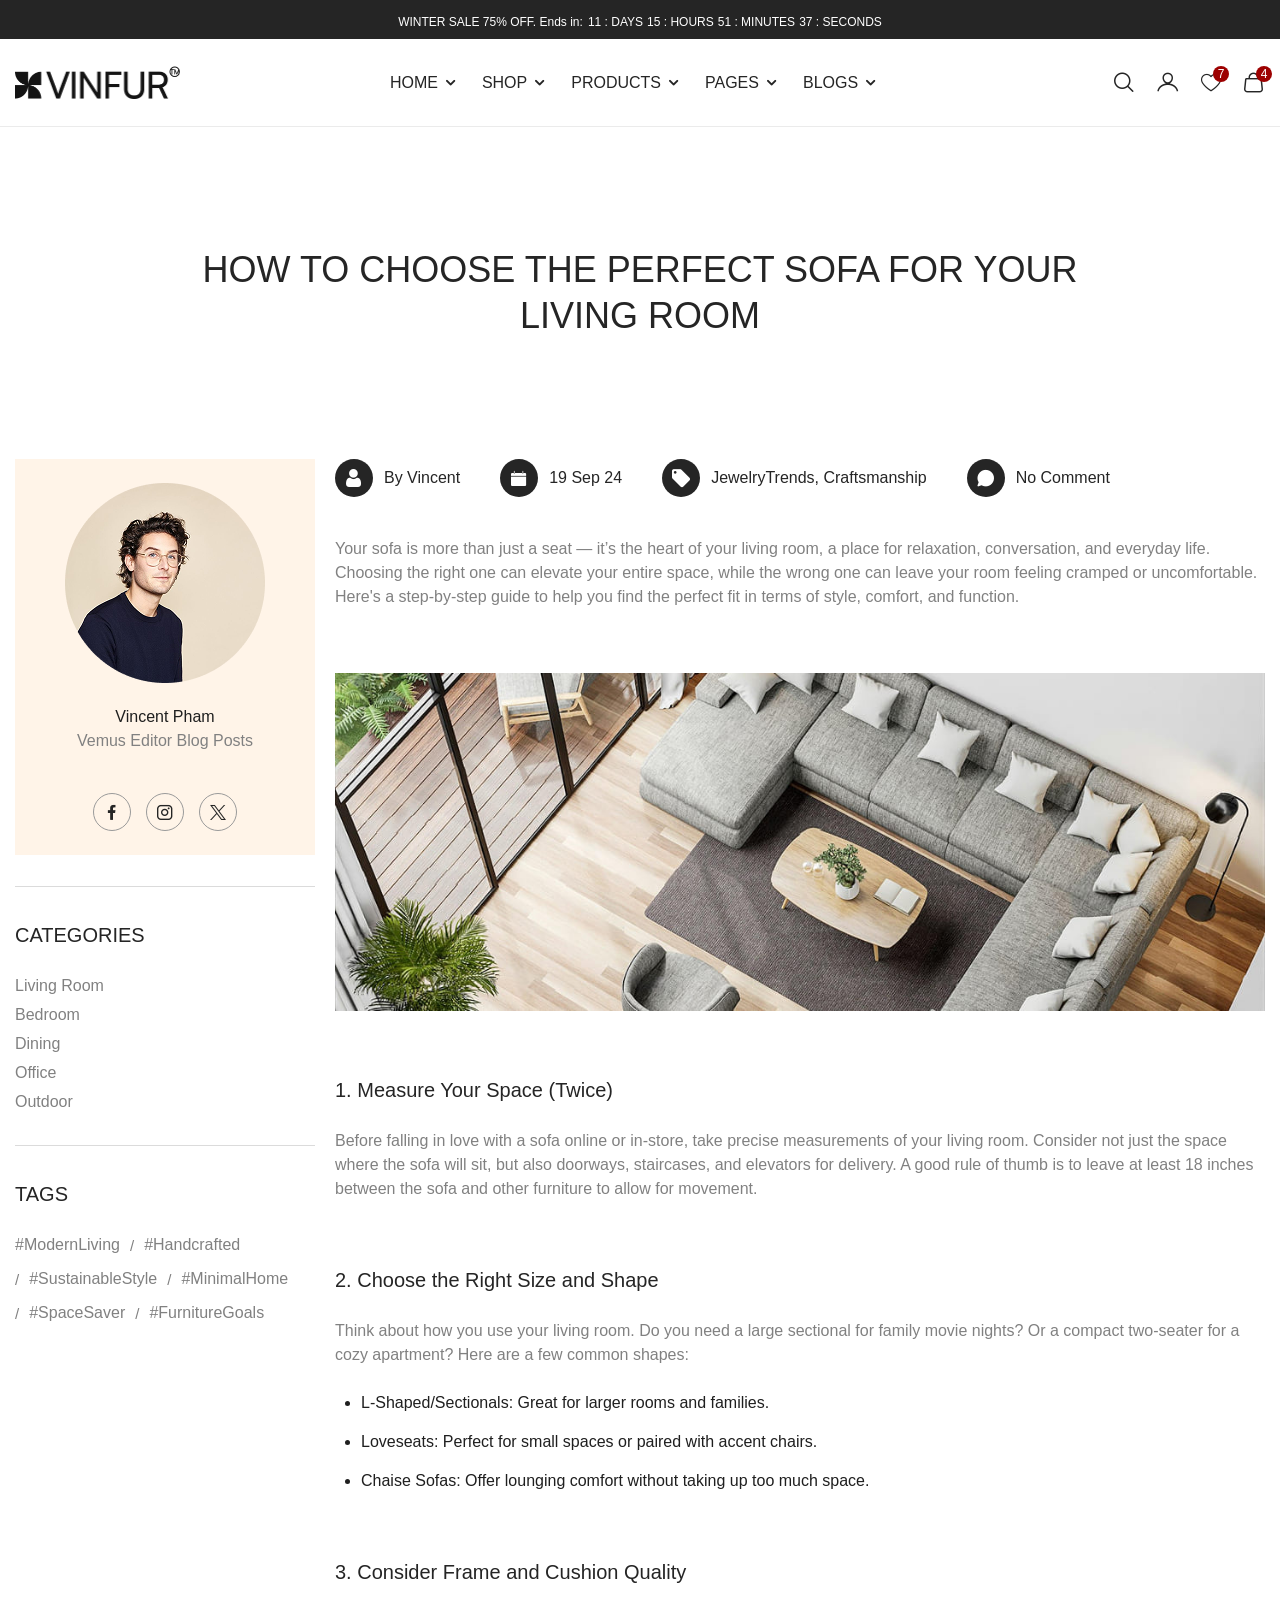
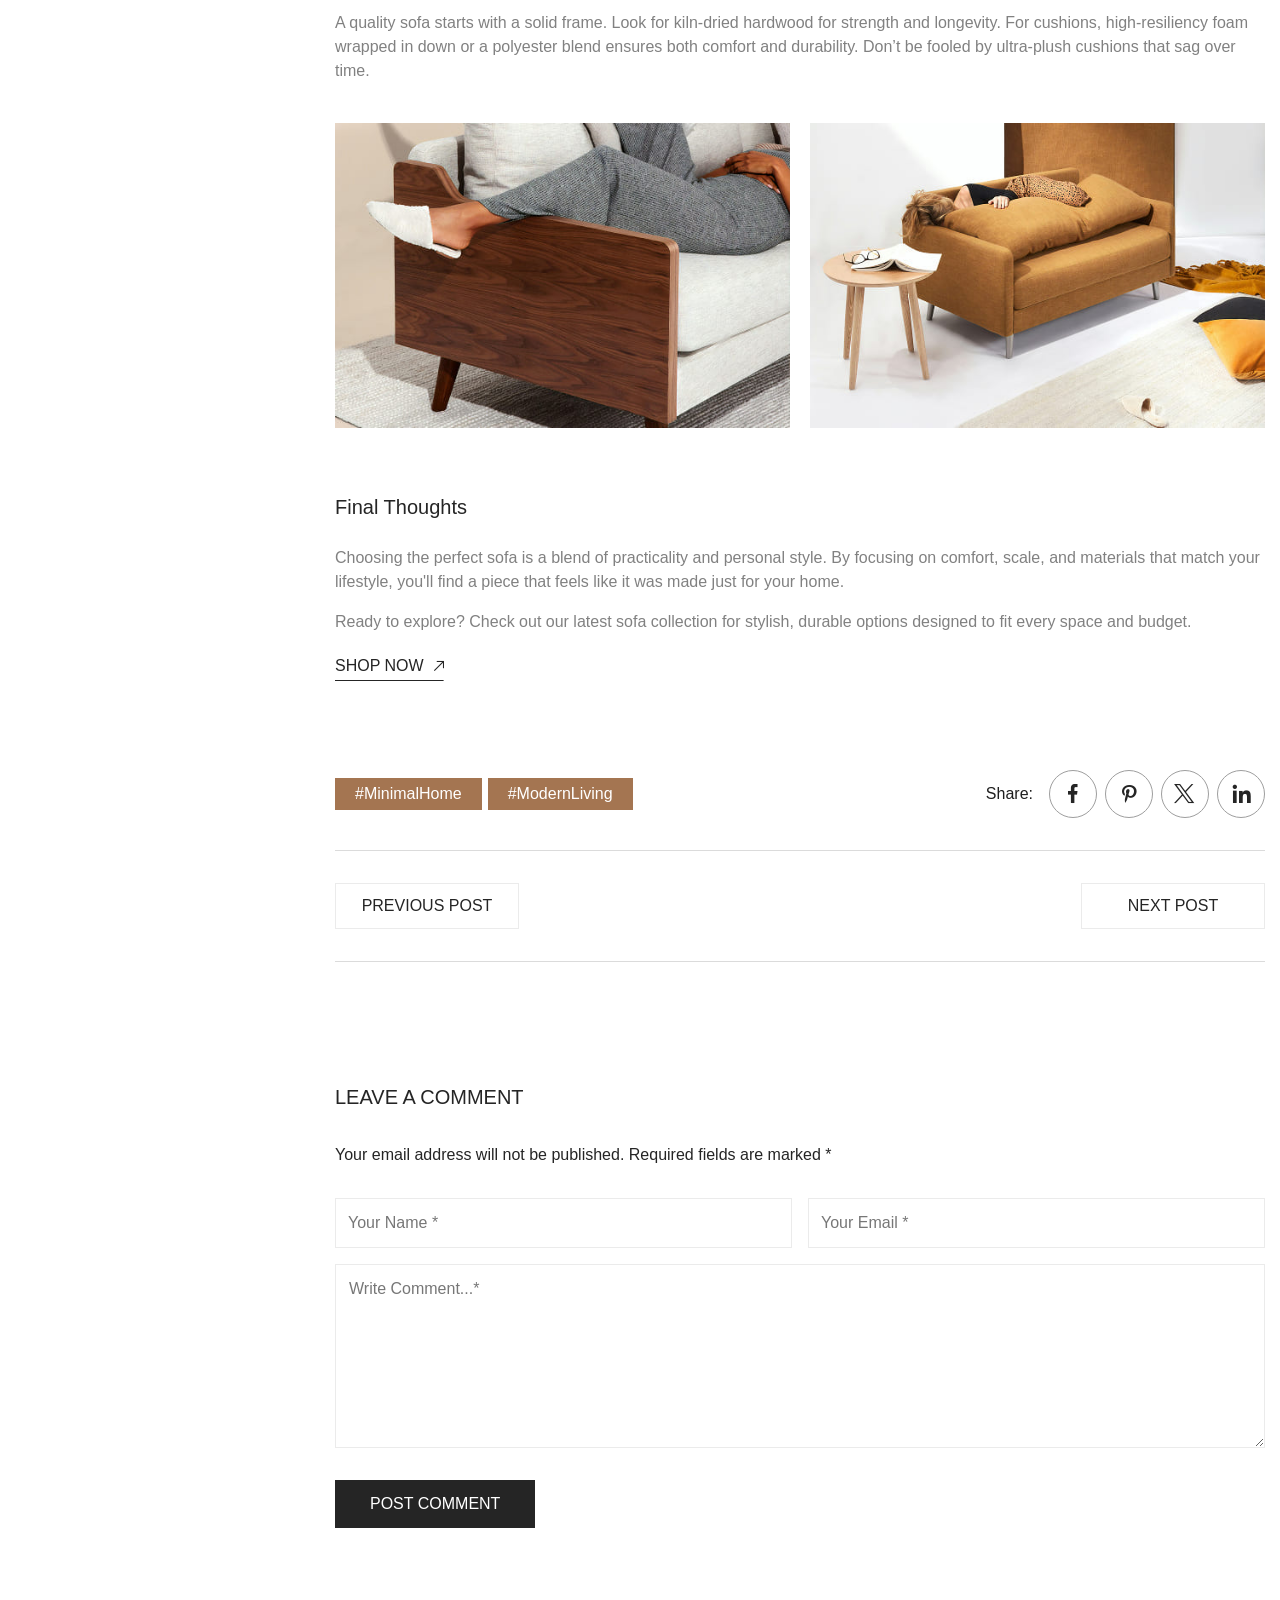
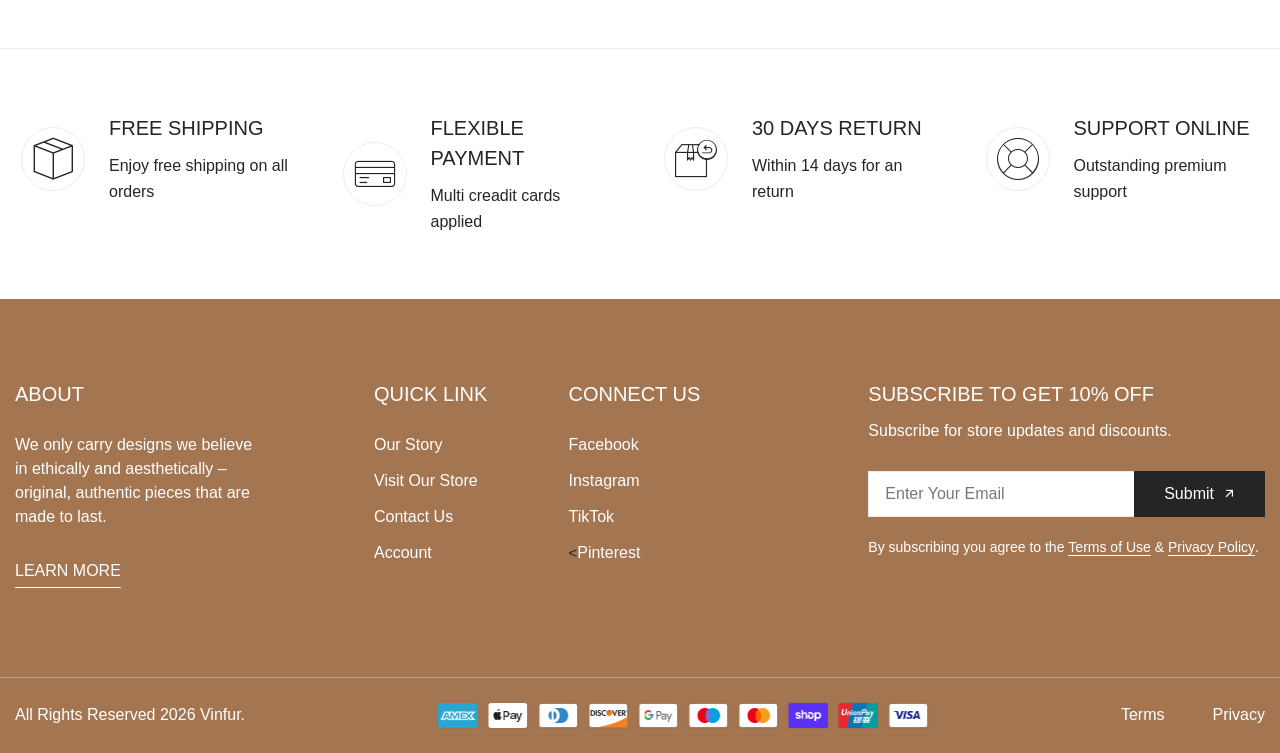
<file: blog-post.html>
<!DOCTYPE html>
<!--[if IE 8]><html class="ie" xmlns="http://www.w3.org/1999/xhtml" xml:lang="en-US" lang="en-US"> <![endif]-->
<!--[if (gte IE 9)|!(IE)]><!-->
<html xmlns="http://www.w3.org/1999/xhtml" xml:lang="en-US" lang="en-US">
<!--<![endif]-->


<!-- Mirrored from vinfur.vercel.app/blog-post.html by HTTrack Website Copier/3.x [XR&CO'2014], Thu, 02 Apr 2026 12:21:17 GMT -->
<!-- Added by HTTrack --><meta http-equiv="content-type" content="text/html;charset=utf-8" /><!-- /Added by HTTrack -->
<head>
    <!-- Basic Page Needs -->
    <meta charset="utf-8">
    <!--[if IE ]><meta http-equiv="X-UA-Compatible" content="IE=edge,chrome=1"/><![endif]-->

    <meta name="author" content="themesflat.com">
    <title>An.Z Home Furnishings - Premium Home Decor Services</title>
    <meta name="description"
        content="VinFur offers modern, durable furniture from Vietnam — stylish sofas, dining sets, storage, and decor at fair prices with fast delivery.">
    <meta name="keywords"
        content="VinFur, furniture, modern furniture, home decor, sofas, dining sets, storage solutions, affordable furniture, stylish interiors">
    <meta name="viewport" content="width=device-width, initial-scale=1.0">


    <!-- Mobile Specific Metas -->
    <meta name="viewport" content="width=device-width, initial-scale=1, maximum-scale=1">

    <!-- Theme Style -->
    <link rel="stylesheet" type="text/css" href="css/bootstrap.css">
    <link rel="stylesheet" type="text/css" href="css/animate.min.css">
    <link rel="stylesheet" type="text/css" href="css/swiper-bundle.min.css">
    <link rel="stylesheet" type="text/css" href="css/bootstrap-select.min.css">
    <link rel="stylesheet" type="text/css" href="css/styles.css">


    <!-- Icon -->
    <link rel="stylesheet" type="text/css" href="icons/icomoon/style.css">

    <!-- Favicon and Touch Icons  -->
    <link rel="shortcut icon" href="images/favicon.svg">
    <link rel="apple-touch-icon-precomposed" href="images/favicon.svg">
</head>

<body>
    <!-- wrapper -->
    <div id="wrapper">

        <!-- Scroll Top -->
        <button id="goTop">
            <span class="border-progress"></span>
            <span class="icon icon-caret-up"></span>
        </button>

        <!-- preload -->
        <div class="preload preload-container" id="preload">
            <div class="preload-logo">
                <div class="spinner"></div>
            </div>
        </div>
        <!-- /preload -->

        <div class="top-bar style-default d-flex align-items-center justify-content-center">
            <div>WINTER SALE 75% OFF. Ends in:
                <div class="tf-countdown style-default">
                    <div class="js-countdown" data-timer="1007500" data-labels=" : DAYS, : HOURS, : MINUTES, : SECONDS">
                    </div>
                </div>
            </div>
        </div>

        <!-- .header -->
        <header class="header header-sticky">
            <div class="tf-container w-1750">
                <div class="header-inner">
                    <a href="index.html" class="site-logo">
                        <img class="logo_header" alt="logo" width="165" height="32" src="images/logo/logo.png">
                    </a>
                    <nav class="main-menu">
                        <ul class="navigation box-nav-menu">
                            <li class="has-child text-menu menu-item"><a href="#"
                                    class="link-no-action toggle splitting item-link">
                                    Home
                                </a>
                                <div class="submenu sub-menu mega-menu mega-home">
                                    <div class="tf-container w-1246">
                                        <div class="row-demo">
                                            <div class="demo-item">
                                                <a href="index.html" class="demo-img">
                                                    <img width="278" height="370" src="images/header/homepage-1.jpg"
                                                        alt="Demo">
                                                </a>
                                                <a href="index.html" class="demo-name">Homepage 1</a>
                                            </div>
                                            <div class="demo-item">
                                                <a href="home02.html" class="demo-img">
                                                    <img width="278" height="370" src="images/header/homepage-2.jpg"
                                                        alt="Demo">
                                                </a>
                                                <a href="home02.html" class="demo-name">Homepage 2</a>
                                            </div>
                                            <div class="demo-item">
                                                <a href="home03.html" class="demo-img">
                                                    <img width="278" height="370" src="images/header/homepage-3.jpg"
                                                        alt="Demo">
                                                </a>
                                                <a href="home03.html" class="demo-name">Homepage 3</a>
                                            </div>
                                            <div class="demo-item">
                                                <a href="home04.html" class="demo-img">
                                                    <img width="278" height="370" src="images/header/homepage-4.jpg"
                                                        alt="Demo">
                                                </a>
                                                <a href="home04.html" class="demo-name">Homepage 4</a>
                                            </div>
                                        </div>
                                    </div>
                                </div>
                            </li>
                            <li class="has-child text-menu menu-item"><a href="#"
                                    class="link-no-action toggle splitting item-link">
                                    Shop
                                </a>
                                <div class="submenu sub-menu mega-menu mega-shop">
                                    <div class="tf-container w-1750">
                                        <div class="wrap-nav-link">
                                            <div class="col-nav-link mega-menu-item">
                                                <div class="h6 fw-5 mb_23 text_black menu-heading">
                                                    Shop Style
                                                </div>
                                                <ul class="sub-menu_list d-grid gap_10">
                                                    <li>
                                                        <a href="shop-style-01.html"
                                                            class="link text-body-default text_heading-color sub-menu_link">Shop
                                                            Default</a>
                                                    </li>
                                                    <li>
                                                        <a href="shop-style-02.html"
                                                            class="link text-body-default text_heading-color sub-menu_link">Shop
                                                            Style 2</a>
                                                    </li>
                                                    <li>
                                                        <a href="shop-style-03.html"
                                                            class="link text-body-default text_heading-color sub-menu_link">Shop
                                                            Style 3</a>
                                                    </li>
                                                    <li>
                                                        <a href="shop-style-04.html"
                                                            class="link text-body-default text_heading-color sub-menu_link">Shop
                                                            Style 4</a>
                                                    </li>
                                                </ul>
                                            </div>
                                            <div class="col-nav-link mega-menu-item">
                                                <div class="h6 fw-5 mb_23 text_black menu-heading">
                                                    Shop Layout
                                                </div>
                                                <ul class="sub-menu_list d-grid gap_10">
                                                    <li>
                                                        <a href="shop-grid-2-columns.html"
                                                            class="link text-body-default text_heading-color sub-menu_link">Grid
                                                            2 Columns</a>
                                                    </li>
                                                    <li>
                                                        <a href="shop-grid-3-columns.html"
                                                            class="link text-body-default text_heading-color sub-menu_link">Grid
                                                            3 Columns</a>
                                                    </li>
                                                    <li>
                                                        <a href="shop-grid-4-columns.html"
                                                            class="link text-body-default text_heading-color sub-menu_link">Grid
                                                            4 Columns</a>
                                                    </li>

                                                </ul>
                                            </div>
                                            <div class="col-nav-link mega-menu-item">
                                                <div class="h6 fw-5 mb_23 text_black menu-heading">
                                                    Shop Feature
                                                </div>
                                                <ul class="sub-menu_list d-grid gap_10">
                                                    <li>
                                                        <a href="shop-pagination.html"
                                                            class="link text-body-default text_heading-color sub-menu_link">Pagination
                                                            Links</a>
                                                    </li>
                                                    <li>
                                                        <a href="shop-load-more-button.html"
                                                            class="link text-body-default text_heading-color sub-menu_link">Load
                                                            More
                                                            Button</a>
                                                    </li>
                                                    <li>
                                                        <a href="shop-infinity-scroll.html"
                                                            class="link text-body-default text_heading-color sub-menu_link">Infinity
                                                            Scroll</a>
                                                    </li>
                                                </ul>
                                            </div>
                                        </div>
                                        <div class="wrap-banner d-flex">
                                            <div class="banner-menu hover-image">
                                                <div class="img-style">
                                                    <img width="396" height="487" loading="lazy" decoding="async"
                                                        src="images/header/banner-2.jpg" alt="banner">
                                                </div>
                                                <div class="content">
                                                    <div class="title d-flex align-items-center gap_10 mb_10">
                                                        <h5 class="text_white">New Season</h5>
                                                    </div>
                                                    <div class="text-caption-1 text_white">
                                                        <a href="shop-style-01.html"
                                                            class=" hover-underline-link  d-flex align-items-center gap_10">SHOP
                                                            NOW <i class="icon-arrow-right-up"></i></a>
                                                    </div>
                                                </div>
                                            </div>
                                            <div class="banner-menu hover-image">
                                                <div class="img-style">
                                                    <img width="396" height="487" loading="lazy" decoding="async"
                                                        src="images/header/banner-3.jpg" alt="banner">
                                                </div>
                                                <div class="content">
                                                    <div class="title d-flex align-items-center gap_10 mb_10">
                                                        <h5 class="text_white">Flash Sale</h5>
                                                        <span class="line"></span>
                                                        <h5 class="text_white">30% OFF</h5>
                                                    </div>
                                                    <div class="text-caption-1 text_white">
                                                        <a href="shop-style-01.html"
                                                            class=" hover-underline-link  d-flex align-items-center gap_10">SHOP
                                                            NOW <i class="icon-arrow-right-up"></i></a>
                                                    </div>
                                                </div>
                                            </div>
                                        </div>
                                    </div>
                                </div>
                            </li>
                            <li class="has-child text-menu menu-item "><a href="#"
                                    class="link-no-action toggle splitting item-link">
                                    Products
                                </a>
                                <div class="submenu sub-menu mega-menu mega-product ">
                                    <div class="tf-container w-1750">
                                        <div class="wrap-nav-link">
                                            <div class="col-nav-link mega-menu-item">
                                                <div class="h6 fw-5 mb_23 text_black menu-heading">
                                                    Product Style
                                                </div>
                                                <ul class="sub-menu_list d-grid gap_10">
                                                    <li>
                                                        <a href="product-style-01.html"
                                                            class="link text-body-default text_heading-color sub-menu_link">Product
                                                            Style 1
                                                        </a>
                                                    </li>
                                                    <li>
                                                        <a href="product-style-02.html"
                                                            class="link text-body-default text_heading-color sub-menu_link">Product
                                                            Style 2
                                                        </a>
                                                    </li>
                                                    <li>
                                                        <a href="product-style-03.html"
                                                            class="link text-body-default text_heading-color sub-menu_link">Product
                                                            Style 3
                                                        </a>
                                                    </li>
                                                    <li>
                                                        <a href="product-style-04.html"
                                                            class="link text-body-default text_heading-color sub-menu_link">Product
                                                            Style 4<span
                                                                class="tag hot demo-label text-small-2 ">Hot</span>
                                                        </a>
                                                    </li>
                                                    <li>
                                                        <a href="product-style-05.html"
                                                            class="link text-body-default text_heading-color sub-menu_link">Product
                                                            Style 5<span
                                                                class="tag trending demo-label text-small-2 ">Trending</span>
                                                        </a>
                                                    </li>
                                                    <li>
                                                        <a href="product-style-06.html"
                                                            class="link text-body-default text_heading-color sub-menu_link">Product
                                                            Style 6<span
                                                                class="tag trending demo-label text-small-2 ">Trending</span>
                                                        </a>
                                                    </li>
                                                </ul>
                                            </div>
                                            <div class="col-nav-link mega-menu-item">
                                                <div class="h6 fw-5 mb_23 text_black menu-heading">
                                                    Product Description
                                                </div>
                                                <ul class="sub-menu_list d-grid gap_10">
                                                    <li>
                                                        <a href="product-description-side-dropdown.html"
                                                            class="link text-body-default text_heading-color sub-menu_link">Description
                                                            Side
                                                            Dropdown</a>
                                                    </li>
                                                    <li>
                                                        <a href="product-description-side-full-accordion.html"
                                                            class="link text-body-default text_heading-color sub-menu_link">Description
                                                            Full
                                                            Accordions</a>
                                                    </li>
                                                    <li>
                                                        <a href="product-description-side-drawer.html"
                                                            class="link text-body-default text_heading-color sub-menu_link">Description
                                                            Side
                                                            Drawer</a>
                                                    </li>
                                                </ul>
                                            </div>
                                            <div class="col-nav-link mega-menu-item">
                                                <div class="h6 fw-5 mb_23 text_black menu-heading">
                                                    Product Details
                                                </div>
                                                <ul class="sub-menu_list d-grid gap_10">
                                                    <li>
                                                        <a href="product-inner-zoom.html"
                                                            class="link text-body-default text_heading-color sub-menu_link">Product
                                                            Inner
                                                            Zoom</a>
                                                    </li>
                                                    <li>
                                                        <a href="product-inner-circle-zoom.html"
                                                            class="link text-body-default text_heading-color sub-menu_link">Product
                                                            Inner
                                                            Circle Zoom</a>
                                                    </li>
                                                    <li>
                                                        <a href="product-no-zoom.html"
                                                            class="link text-body-default text_heading-color sub-menu_link">Product
                                                            No
                                                            Zoom</a>
                                                    </li>


                                                </ul>
                                            </div>
                                            <div class="col-nav-link mega-menu-item">
                                                <div class="h6 fw-5 mb_23 text_black menu-heading">
                                                    Product Features
                                                </div>
                                                <ul class="sub-menu_list d-grid gap_10">
                                                    <li>
                                                        <a href="product-pickup-available.html"
                                                            class="link text-body-default text_heading-color sub-menu_link">Pickup
                                                            Available</a>
                                                    </li>
                                                    <li>
                                                        <a href="product-swatch-image.html"
                                                            class="link text-body-default text_heading-color sub-menu_link">Swatch
                                                            Image</a>
                                                    </li>
                                                    <li>
                                                        <a href="product-together.html"
                                                            class="link text-body-default text_heading-color sub-menu_link">Buy
                                                            Together<span
                                                                class="tag new demo-label text-small-2 ">New</span></a>
                                                    </li>
                                                    <li>
                                                        <a href="product-volume-discount.html"
                                                            class="link text-body-default text_heading-color sub-menu_link">Volume
                                                            Discount</a>
                                                    </li>
                                                </ul>
                                            </div>
                                        </div>
                                        <div class="wrap-prd d-flex gap_24 mn-none">
                                            <div class="list-ver">
                                                <div class="prd-nav-item hover-image">
                                                    <div class="img-style">
                                                        <img width="240" height="240" loading="lazy" decoding="async"
                                                            src="images/header/prd-nav-1.jpg" alt="product">
                                                        <a href="#quickView" data-bs-toggle="modal"
                                                            class="hover-tooltip tooltip-top box-icon">
                                                            <span class="icon icon-view"></span>
                                                            <span class="tooltip">Quick view</span>
                                                        </a>
                                                    </div>
                                                    <div class="">
                                                        <a href="shop-style-01.html"
                                                            class="h6 link text_heading-color mb_5">
                                                            Cub Chair
                                                        </a>
                                                        <div class="price">
                                                            <span class="text-body-2">$2,499.00</span><span
                                                                class="old-price">$2,899.00</span>
                                                        </div>
                                                    </div>
                                                </div>
                                                <div class="prd-nav-item hover-image">
                                                    <div class="img-style">
                                                        <img width="240" height="240" loading="lazy" decoding="async"
                                                            src="images/header/prd-nav-2.jpg" alt="product">
                                                        <a href="#quickView" data-bs-toggle="modal"
                                                            class="hover-tooltip tooltip-top box-icon">
                                                            <span class="icon icon-view"></span>
                                                            <span class="tooltip">Quick view</span>
                                                        </a>
                                                    </div>
                                                    <div class="">
                                                        <a href="shop-style-01.html"
                                                            class="h6 link  text_heading-color mb_5">
                                                            Virgule Armchair
                                                        </a>
                                                        <div class="price">
                                                            <span class="text-body-2">$2,499.00</span>
                                                        </div>
                                                    </div>
                                                </div>
                                            </div>
                                        </div>
                                    </div>
                                </div>
                            </li>
                            <li class="has-child text-menu menu-item"><a href="#"
                                    class="link-no-action toggle splitting item-link">
                                    Pages
                                </a>
                                <div class="submenu sub-menu mega-menu mega-page">
                                    <div class="wrap-nav-link">
                                        <div class="col-nav-link">
                                            <div class="d-grid gap_10">
                                                <a href="about-us.html"
                                                    class="link text-body-default text_heading-color sub-menu_link">About
                                                    Us</a>
                                                <a href="contact.html"
                                                    class="link text-body-default text_heading-color sub-menu_link">Contact
                                                    Us</a>
                                                <a href="our-store.html"
                                                    class="link text-body-default text_heading-color sub-menu_link">Store
                                                    Location</a>
                                                <a href="my-account.html"
                                                    class="link text-body-default text_heading-color sub-menu_link">My
                                                    Account</a>
                                                <a href="faqs.html"
                                                    class="link text-body-default text_heading-color sub-menu_link">FAQ</a>
                                                <a href="shop-cart.html"
                                                    class="link text-body-default text_heading-color sub-menu_link">Cart
                                                    Drawer</a>
                                                <a href="before-you-leave.html"
                                                    class="link text-body-default text_heading-color sub-menu_link">Before
                                                    You Leave</a>
                                                <a href="product-popup.html"
                                                    class="link text-body-default text_heading-color sub-menu_link">Products
                                                    Popup</a>
                                                <a href="index.html"
                                                    class="link text-body-default text_heading-color sub-menu_link">Newspaper
                                                    Popup</a>
                                                <a href="404.html"
                                                    class="link text-body-default text_heading-color sub-menu_link">404</a>
                                                <a href="#"
                                                    class="link text-body-default text_heading-color sub-menu_link">Coming
                                                    Soon!</a>
                                            </div>
                                        </div>
                                    </div>

                                </div>
                            </li>
                            <li class="has-child text-menu menu-item position-relative"><a href="#"
                                    class="toggle splitting item-link link-no-action">
                                    Blogs
                                </a>
                                <div class="submenu sub-menu menu-defaul">

                                    <ul class="sub-menu_list d-grid gap_10">
                                        <li>
                                            <a href="blog-style-1.html"
                                                class="link text-body-default text_heading-color sub-menu_link">Blog
                                                List Style 1</a>
                                        </li>
                                        <li>
                                            <a href="blog-style-2.html"
                                                class="link text-body-default text_heading-color sub-menu_link">Blog
                                                List Style 2</a>
                                        </li>
                                        <li>
                                            <a href="blog-style-3.html"
                                                class="link text-body-default text_heading-color sub-menu_link">Blog
                                                List Style 3</a>
                                        </li>
                                        <li>
                                            <a href="blog-post.html"
                                                class="link text-body-default text_heading-color sub-menu_link">Blog
                                                Post</a>
                                        </li>
                                    </ul>
                                </div>
                            </li>
                            <li class="text-menu menu-item">
                                <a href="404-3.html" class="toggle splitting item-link btn-buy-theme">
                                    Buy Template!
                                </a>
                            </li>
                        </ul>
                    </nav>
                    <div class="header-right d-flex align-items-center gap_20">
                        <ul class="nav-icon-list">
                            <li class="d-none d-md-flex">
                                <a class="nav-icon-item link" href="#search" data-bs-toggle="modal">
                                    <i class="icon icon-magnifying-glass"></i>
                                </a>
                            </li>
                            <li class="d-none d-lg-flex">
                                <a href="#login" data-bs-toggle="offcanvas" class="nav-icon-item link">
                                    <i class="icon icon-user"></i>
                                </a>
                            </li>
                            <li class="d-none d-sm-flex position-relative">
                                <a class="nav-icon-item link" href="wishlist.html">
                                    <i class="icon icon-heart"></i>
                                </a>
                                <span class="count">7</span>
                            </li>
                            <li class="shop-cart" data-bs-toggle="modal" data-bs-target="#shoppingCart">
                                <a class="nav-icon-item link" href="#shoppingCart" data-bs-toggle="modal">
                                    <i class="icon icon-bag"></i>
                                </a>
                                <span class="count">4</span>
                            </li>
                        </ul>
                        <a href="#mobileMenu" data-bs-toggle="offcanvas" class="mobile-button d-xl-none">
                            <div class="burger">
                                <span></span>
                                <span></span>
                                <span></span>
                            </div>
                        </a>
                    </div>
                </div>
            </div>
        </header>
        <!-- End header -->



        <!-- main-content -->
        <div class="main-content">

            <div class="s-blog-post">
                <div class="tf-container w-1548 ">
                    <div class="page-title text-center tf-spacing-1 text-title-1 fw-medium">
                        How to Choose the Perfect Sofa for Your <br class="lg-hide"> Living Room
                    </div>
                    <div class="row">
                        <div class="col-lg-3">
                            <div class="tf-sidebar ms-xl-auto">
                                <div class="sb-item">
                                    <div class="sb-author text-center">
                                        <div class="avatar">
                                            <img width="200" height="200" src="images/avatar/avatar-main-blog-1.png"
                                                alt="avatar">
                                        </div>
                                        <div class="content">
                                            <div class="info">
                                                <div class="name text-body-default text_heading-color"><a href="#"
                                                        class="link">Vincent Pham</a></div>
                                                <p class="text-center text_body-color-2">Vemus Editor Blog Posts</p>
                                            </div>
                                            <div class="social">
                                                <a href="#" class="icon-facebook"></a>
                                                <a href="#" class="icon-instagram"></a>
                                                <a href="#" class="icon-xlogo"></a>
                                            </div>
                                        </div>
                                    </div>
                                </div>
                                <div class="sb-item">
                                    <div class="h5 text-uppercase mb_24">Categories</div>
                                    <ul class="d-grid gap_5">
                                        <li><a href="blog-style-1.html"
                                                class="link text-body-default text_body-color-2">Living Room</a>
                                        </li>
                                        <li><a href="blog-style-1.html"
                                                class="link text-body-default text_body-color-2">Bedroom</a>
                                        </li>
                                        <li><a href="blog-style-1.html"
                                                class="link text-body-default text_body-color-2">Dining</a></li>
                                        <li><a href="blog-style-1.html"
                                                class="link text-body-default text_body-color-2">Office</a></li>
                                        <li><a href="blog-style-1.html"
                                                class="link text-body-default text_body-color-2">Outdoor</a>
                                        </li>
                                    </ul>
                                </div>
                                <div class="sb-item">
                                    <h5 class="text-uppercase mb_24">TAGS</h5>
                                    <ul class="wrap-tag">
                                        <li><a href="blog-style-1.html"
                                                class="link text-body-default text_body-color-2">#ModernLiving</a>
                                        </li>
                                        <li><a href="blog-style-1.html"
                                                class="link text-body-default text_body-color-2">#Handcrafted</a>
                                        </li>
                                        <li><a href="blog-style-1.html"
                                                class="link text-body-default text_body-color-2">#SustainableStyle</a>
                                        </li>
                                        <li><a href="blog-style-1.html"
                                                class="link text-body-default text_body-color-2">#MinimalHome</a>
                                        </li>
                                        <li><a href="blog-style-1.html"
                                                class="link text-body-default text_body-color-2">#SpaceSaver</a>
                                        </li>
                                        <li><a href="blog-style-1.html"
                                                class="link text-body-default text_body-color-2">#FurnitureGoals</a>
                                        </li>
                                    </ul>
                                </div>
                            </div>
                        </div>
                        <div class="col-lg-9">
                            <div class="box-right">
                                <div class="post-detail">
                                    <div class="item-post">
                                        <ul class="list-info-post">
                                            <li class="d-flex align-items-center gap_11"><i class="icon-userFill"></i>
                                                <p>By Vincent</p>
                                            </li>
                                            <li class="d-flex align-items-center gap_11"><i
                                                    class="icon-calenderFill"></i>
                                                <p>19 Sep 24</p>
                                            </li>
                                            <li class="d-flex align-items-center gap_11"><i class="icon-tagFill"></i>
                                                <p>JewelryTrends, Craftsmanship </p>
                                            </li>
                                            <li class="d-flex align-items-center gap_11"><i
                                                    class="icon-messageFill"></i>
                                                <p>No Comment</p>
                                            </li>
                                        </ul>
                                        <p class="text_body-color-2">Your sofa is more than just a seat — it’s the heart
                                            of
                                            your living room, a place for relaxation, conversation, and everyday life.
                                            Choosing the right one can elevate your entire space, while the wrong one
                                            can
                                            leave your room feeling cramped or uncomfortable. Here's a step-by-step
                                            guide to
                                            help you find the perfect fit in terms of style, comfort, and function.</p>
                                    </div>
                                    <div class="item-post">
                                        <div class="thumb">
                                            <img width="1088" height="395" loading="lazy" decoding="async"
                                                src="images/blog/thumb-main.jpg" alt="thumb">
                                        </div>
                                    </div>
                                    <div class="item-post">
                                        <h5 class="title mb_24">
                                            1. Measure Your Space (Twice)
                                        </h5>
                                        <p class="text_body-color-2">Before falling in love with a sofa online or
                                            in-store,
                                            take precise measurements of your living room. Consider not just the space
                                            where
                                            the sofa will sit, but also doorways, staircases, and elevators for
                                            delivery. A
                                            good rule of thumb is to leave at least 18 inches between the sofa and other
                                            furniture to allow for movement.</p>
                                    </div>
                                    <div class="item-post">
                                        <h5 class="title mb_24">
                                            2. Choose the Right Size and Shape
                                        </h5>
                                        <p class="text_body-color-2 mb_24">Think about how you use your living room. Do
                                            you
                                            need a
                                            large sectional for family movie nights? Or a compact two-seater for a cozy
                                            apartment? Here are a few common shapes:</p>
                                        <ul class=" list d-grid gap_15">
                                            <li class="text-body-default text_heading-color">L-Shaped/Sectionals: Great
                                                for
                                                larger rooms and families.</li>
                                            <li class="text-body-default text_heading-color">Loveseats: Perfect for
                                                small
                                                spaces or paired with accent chairs.</li>
                                            <li class="text-body-default text_heading-color">Chaise Sofas: Offer
                                                lounging
                                                comfort without taking up too much space.</li>
                                        </ul>
                                    </div>
                                    <div class="item-post">
                                        <h5 class="title mb_24">
                                            3. Consider Frame and Cushion Quality
                                        </h5>
                                        <p class="text_body-color-2">A quality sofa starts with a solid frame. Look for
                                            kiln-dried hardwood for strength and longevity. For cushions,
                                            high-resiliency
                                            foam wrapped in down or a polyester blend ensures both comfort and
                                            durability.
                                            Don’t be fooled by ultra-plush cushions that sag over time.</p>

                                        <div class="tf-grid-layout md-col-2 gap_20">
                                            <img loading="lazy" decoding="async" width="534" height="358"
                                                src="images/blog/thumb-1.jpg" alt="thumb">
                                            <img loading="lazy" decoding="async" width="534" height="358"
                                                src="images/blog/thumb-2.jpg" alt="thumb">
                                        </div>
                                    </div>
                                    <div class="item-post">
                                        <h5 class="title mb_24">
                                            Final Thoughts
                                        </h5>
                                        <p class="text_body-color-2 mb_16">Choosing the perfect sofa is a blend of
                                            practicality and personal style. By focusing on comfort, scale, and
                                            materials
                                            that match your lifestyle, you'll find a piece that feels like it was made
                                            just
                                            for your home.</p>
                                        <p class="text_body-color-2 mb_16">Ready to explore? Check out our latest sofa
                                            collection for stylish, durable options designed to fit every space and
                                            budget.
                                        </p>
                                        <a href="#"
                                            class="btn_link text-body-default fw-medium hover-underline-link link d-flex align-items-center gap_10">SHOP
                                            NOW <i class="icon-arrow-right-up"></i></a>
                                    </div>
                                </div>
                                <div class="bot ">
                                    <div
                                        class="tag-share d-flex justify-content-between flex-wrap flex-md-nowrap gap_12">
                                        <div class="tag d-flex align-items-center gap_12">
                                            <ul class="tags-list d-flex gap_6">
                                                <li><a href="#" class="tags-item">#MinimalHome</a></li>
                                                <li><a href="#" class="tags-item">#ModernLiving</a></li>
                                            </ul>
                                        </div>
                                        <div class="share d-flex align-items-center gap_16">
                                            <span class="text-body-default text_heading-color">Share:</span>
                                            <ul class="tf-social-icon d-flex gap_8">
                                                <li><a href="https://www.facebook.com/" target="_blank"
                                                        class="social-facebook">
                                                        <span class="icon-facebook"></span>
                                                    </a></li>
                                                <li><a href="https://www.pinterest.com/" target="_blank"
                                                        class="social-pinterest">
                                                        <span class="icon-pinterest"></span>
                                                    </a></li>
                                                <li><a href="https://x.com/" target="_blank" class=" social-x">
                                                        <span class="icon-xlogo"></span>
                                                    </a></li>
                                                <li><a href="https://www.tiktok.com/" target="_blank"
                                                        class="social-linkin ">
                                                        <span class="icon-linked"></span>
                                                    </a></li>
                                            </ul>
                                        </div>
                                    </div>
                                    <div class="tf-article-navigation">
                                        <div class="item prev">
                                            <a href="404-6.html"
                                                class="btn-article-navigation text-uppercase">previous post</a>
                                        </div>
                                        <div class="item next">
                                            <a href="404-6.html"
                                                class="btn-article-navigation text-uppercase">next
                                                post</a>
                                        </div>
                                    </div>
                                </div>
                                <div class="blog-detail_add_review">
                                    <h5 class="title text-uppercase">Leave A comment</h5>
                                    <p class="sub-title">
                                        Your email address will not be published. Required fields are marked *
                                    </p>
                                    <form action="#" class="form-add_review">
                                        <div class="form-content">
                                            <div class="tf-grid-layout sm-col-2 gap_16 mb_16">
                                                <fieldset>
                                                    <input type="text" placeholder="Your Name *" required>
                                                </fieldset>
                                                <fieldset>
                                                    <input type="email" placeholder="Your Email *" required>
                                                </fieldset>
                                            </div>
                                            <textarea placeholder="Write Comment...*"></textarea>
                                        </div>
                                        <div class="form-action">
                                            <button type="submit" class=" tf-btn btn-bg-secondary animate-btn">
                                                <span>POST COMMENT</span>
                                            </button>
                                        </div>
                                    </form>
                                </div>
                            </div>
                        </div>
                    </div>
                </div>
            </div>

            <!-- s-customer-services  -->
            <div class="s-customer-services tf-spacing-2 sw-layout">
                <div class="tf-container w-1462 ">
                    <div class="swiper" data-screen-xl="4" data-preview="3" data-tablet="2" data-mobile-sm="2"
                        data-mobile="1" data-space-lg="48" data-space-md="20" data-space="15">
                        <div class="swiper-wrapper">
                            <div class="swiper-slide">
                                <div class="box-icon_v01">
                                    <div class="icon">
                                        <i class="icon-shipping"></i>
                                    </div>
                                    <div class="content">
                                        <div class="h5 mb_10 text-uppercase">Free Shipping</div>
                                        <p class="text-body-default lh-26  ">Enjoy free shipping on all
                                            orders</p>
                                    </div>
                                </div>
                            </div>
                            <div class="swiper-slide">
                                <div class="box-icon_v01">
                                    <div class="icon">
                                        <i class="icon-payment"></i>
                                    </div>
                                    <div class="content">
                                        <div class="h5 mb_10 text-uppercase">flexible payment</div>
                                        <p class="text-body-default lh-26  ">Multi creadit cards applied</p>
                                    </div>
                                </div>
                            </div>
                            <div class="swiper-slide">
                                <div class="box-icon_v01">
                                    <div class="icon">
                                        <i class="icon-box-return"></i>
                                    </div>
                                    <div class="content">
                                        <div class="h5 mb_10 text-uppercase">30 days return</div>
                                        <p class="text-body-default lh-26  ">Within 14 days for an return</p>
                                    </div>
                                </div>
                            </div>
                            <div class="swiper-slide">
                                <div class="box-icon_v01">
                                    <div class="icon">
                                        <i class="icon-support"></i>
                                    </div>
                                    <div class="content">
                                        <div class="h5 mb_10 text-uppercase">Support Online</div>
                                        <p class="text-body-default lh-26  ">Outstanding premium support</p>
                                    </div>
                                </div>
                            </div>
                        </div>
                        <div class="sw-dots sw-pagination-layout text-center mt_24">
                        </div>
                    </div>
                </div>
            </div>
            <!-- /s-customer-services  -->

        </div>
        <!-- /main-content -->

        <!-- Footer -->
        <footer class="footer">
            <div class="footer-body">
                <div class="tf-container">
                    <div class="row">
                        <div class="col-lg-3 col-md-6">
                            <div class="footer-about">
                                <div class="h5 text-uppercase mb_24 footer-title text_white">about</div>
                                <p class="text-body-default text_white mb_24">We only carry designs we believe
                                    in
                                    ethically and aesthetically
                                    – original, authentic pieces that are made to last.</p>
                                <a href="about-us.html"
                                    class="hover-underline-link text_white text-body-default text-uppercase">learn
                                    more</a>
                            </div>
                        </div>
                        <div class="col-lg-5 col-md-6">
                            <div class="wrap-footer-col-block">
                                <div class="footer-col-block">
                                    <div class="h5 footer-heading footer-heading-mobile footer-title text_white mb_24">
                                        Quick
                                        Link</div>
                                    <div class="tf-collapse-content">
                                        <ul class="footer-menu-list d-grid gap_12">
                                            <li>
                                                <a href="about-us.html" class="link-2 text-body-default text_white">Our
                                                    Story</a>
                                            </li>
                                            <li>
                                                <a href="404-2.html"
                                                    class="link-2 text-body-default text_white">Visit Our
                                                    Store</a>
                                            </li>
                                            <li>
                                                <a href="contact.html"
                                                    class="link-2 text-body-default text_white">Contact
                                                    Us</a>
                                            </li>
                                            <li>
                                                <a href="my-account.html"
                                                    class="link-2 text-body-default text_white">Account</a>
                                            </li>
                                        </ul>
                                    </div>
                                </div>
                                <div class="footer-col-block">
                                    <div class="h5 footer-heading footer-heading-mobile footer-title text_white mb_24">
                                        Connect Us</div>
                                    <div class="tf-collapse-content">
                                        <ul class="footer-menu-list d-grid gap_12">
                                            <li>
                                                <a href="https://www.facebook.com/" target="_blank"
                                                    class="link-2 text-body-default text_white">Facebook</a>
                                            </li>
                                            <li>
                                                <a href="https://www.instagram.com/" target="_blank"
                                                    class="link-2 text-body-default text_white">Instagram</a>
                                            </li>
                                            <li>
                                                <a href="https://www.tiktok.com/" target="_blank"
                                                    class="link-2 text-body-default text_white">TikTok</a>
                                            </li>
                                            <li>
                                                <<a href="https://www.pinterest.com/" target="_blank"
                                                    class="link-2 text-body-default text_white">Pinterest</a>
                                            </li>
                                        </ul>
                                    </div>
                                </div>
                            </div>
                        </div>
                        <div class="col-lg-4">
                            <div class="footer-newsletter">
                                <div class="footer-title text_white mb_28">
                                    <div class="h5 text-uppercase mb_10 text_white">subscribe to get 10% off</div>
                                    <p class="text-body-default text_white">Subscribe for store updates and discounts.
                                    </p>
                                </div>
                                <form method="post" class="form-newsletter mb_20" action="#" accept-charset="utf-8">
                                    <div class="wrap">
                                        <fieldset class=" position-relative">
                                            <input type="email" class="tb-my-input style-border" name="email"
                                                placeholder="Enter Your Email" required="">
                                        </fieldset>
                                        <button name="submit" type="submit" class="btn-submit animate-btn">
                                            <span class="text-body-default fw-5">Submit</span><i
                                                class="icon-arrow-right-up2"></i>
                                        </button>
                                    </div>
                                </form>
                                <p class="text-caption-1 text_white">By subscribing you agree to the <a
                                        href="terms-conditions.html" class="hover-underline-link">Terms of Use</a> & <a
                                        href="privacy-policy.html" class="hover-underline-link">Privacy Policy</a>.</p>
                            </div>
                        </div>
                    </div>
                </div>
            </div>
            <div class="footer-bottom">
                <div class="tf-container">
                    <div class="wrap-footer-bottom">
                        <p class="text_white">All Rights Reserved 2026 Vinfur.</p>
                        <ul class="payment-method-list d-flex gap_8 justify-content-center flex-wrap">
                            <li>
                                <a href="#"><img width="40" height="25" src="images/payment/amex.png" alt=""></a>
                            </li>
                            <li>
                                <a href="#"><img width="40" height="25" src="images/payment/payment-1.png" alt=""></a>
                            </li>
                            <li>
                                <a href="#"><img width="40" height="25" src="images/payment/payment-2.png" alt=""></a>
                            </li>
                            <li>
                                <a href="#"><img width="40" height="25" src="images/payment/payment-3.png" alt=""></a>
                            </li>
                            <li>
                                <a href="#"><img width="40" height="25" src="images/payment/payment-4.png" alt=""></a>
                            </li>
                            <li>
                                <a href="#"><img width="40" height="25" src="images/payment/payment-5.png" alt=""></a>
                            </li>
                            <li>
                                <a href="#"><img width="40" height="25" src="images/payment/payment-6.png" alt=""></a>
                            </li>
                            <li>
                                <a href="#"><img width="40" height="25" src="images/payment/payment-7.png" alt=""></a>
                            </li>
                            <li>
                                <a href="#"><img width="40" height="25" src="images/payment/payment-8.png" alt=""></a>
                            </li>
                            <li>
                                <a href="#"><img width="40" height="25" src="images/payment/payment-9.png" alt=""></a>
                            </li>
                        </ul>
                        <div class="right d-flex ">
                            <a href="terms-conditions.html" class="text-body-default link-2 text_white ">Terms</a>
                            <a href="privacy-policy.html" class="text-body-default link-2 text_white">Privacy</a>
                        </div>
                    </div>
                </div>
            </div>
        </footer>
        <!-- /Footer -->

    </div>
    <!-- /wrapper -->



    <!-- Toolbar -->
    <div class="tf-toolbar-bottom">
        <div class="toolbar-item">
            <a href="404-2.html">
                <span class="toolbar-icon">
                    <i class="icon icon-storefront"></i>
                </span>
                <span class="toolbar-label">Shop</span>
            </a>
        </div>
        <div class="toolbar-item">
            <a href="#search" data-bs-toggle="modal">
                <span class="toolbar-icon">
                    <i class="icon icon-magnifying-glass"></i>
                </span>
                <span class="toolbar-label">Search</span>
            </a>
        </div>
        <div class="toolbar-item">
            <a href="my-account.html">
                <span class="toolbar-icon">
                    <i class="icon icon-user"></i>
                </span>
                <span class="toolbar-label">Account</span>
            </a>
        </div>
        <div class="toolbar-item">
            <a href="wishlist.html">
                <span class="toolbar-icon">
                    <i class="icon icon-heart"></i>
                    <span class="toolbar-count">7</span>
                </span>
                <span class="toolbar-label">Wishlist</span>
            </a>
        </div>
        <div class="toolbar-item">
            <a href="shop-cart.html">
                <span class="toolbar-icon">
                    <i class="icon icon-bag"></i>
                    <span class="toolbar-count">4</span>
                </span>
                <span class="toolbar-label">Cart</span>
            </a>
        </div>
    </div>
    <!-- /Toolbar -->

    <!-- Mobile Menu -->
    <div class="offcanvas offcanvas-start canvas-mb" id="mobileMenu">
        <span class="icon-close-popup" data-bs-dismiss="offcanvas">
            <i class="icon-close"></i>
        </span>
        <div class="canvas-header">
            <a href="index.html" class="site-logo">
                <img class="logo_header" alt="logo" width="165" height="32" src="images/logo/logo.svg">
            </a>
            <a href="#login" data-bs-toggle="offcanvas" class="tf-btn btn-bg-secondary">
                Login
                <i class="icon icon-user"></i>
            </a>
            <span class="br-line"></span>
        </div>
        <div class="canvas-body">
            <div class="mb-content-top">
                <ul class="nav-ul-mb" id="wrapper-menu-navigation"></ul>
            </div>
            <div class="group-btn">
                <a href="wishlist.html" class="tf-btn btn-bg-primary style-2">
                    Wishlist
                    <i class="icon icon-heart"></i>
                </a>
                <div data-bs-dismiss="offcanvas">
                    <a href="#search" data-bs-toggle="modal" class="tf-btn btn-bg-primary style-2">
                        Search
                        <i class="icon icon-magnifying-glass"></i>
                    </a>
                </div>
            </div>
            <div class="flow-us-wrap">
                <div class="h5 title">Follow us on</div>
                <ul class="tf-social-icon d-flex gap_8">
                    <li><a href="https://www.facebook.com/" target="_blank" class="social-facebook">
                            <span class="icon-facebook"></span>
                        </a></li>
                    <li><a href="https://www.pinterest.com/" target="_blank" class="social-pinterest">
                            <span class="icon-pinterest"></span>
                        </a></li>
                    <li><a href="https://x.com/" target="_blank" class=" social-x">
                            <span class="icon-xlogo"></span>
                        </a></li>
                    <li><a href="https://www.tiktok.com/" target="_blank" class="social-linkin ">
                            <span class="icon-tiktok"></span>
                        </a></li>
                </ul>
            </div>
            <div class="payment-wrap">
                <div class="title">Payment:</div>
                <ul class="payment-method-list d-flex gap_8">
                    <li>
                        <a href="#"><img width="40" height="25" src="images/payment/amex.png" alt=""></a>
                    </li>
                    <li>
                        <a href="#"><img width="40" height="25" src="images/payment/payment-1.png" alt=""></a>
                    </li>
                    <li>
                        <a href="#"><img width="40" height="25" src="images/payment/payment-2.png" alt=""></a>
                    </li>
                    <li>
                        <a href="#"><img width="40" height="25" src="images/payment/payment-3.png" alt=""></a>
                    </li>
                    <li>
                        <a href="#"><img width="40" height="25" src="images/payment/payment-4.png" alt=""></a>
                    </li>
                    <li>
                        <a href="#"><img width="40" height="25" src="images/payment/payment-5.png" alt=""></a>
                    </li>

                </ul>
            </div>
        </div>
        <div class="canvas-footer">
            <div class="tf-currencies">
                <select class="tf-dropdown-select style-default type-currencies">
                    <option selected data-thumbnail="images/country/us.png">USD</option>
                    <option data-thumbnail="images/country/vie.png">VND</option>
                </select>
            </div>
            <span class="br-line"></span>
            <div class="tf-languages">
                <select class="tf-dropdown-select style-default type-languages">
                    <option>English</option>
                    <option>العربية</option>
                    <option>简体中文</option>
                    <option>اردو</option>
                </select>
            </div>
        </div>
    </div>
    <!-- /Mobile Menu -->

    <!-- Compare -->
    <div class="modal modalCentered fade modal-compare" id="compare">
        <div class="modal-dialog modal-dialog-centered">
            <div class="modal-content">
                <span class="icon-close-popup" data-bs-dismiss="modal">
                    <i class="icon-close"></i>
                </span>
                <div class="modal-heading">
                    <div class="h4 title text-uppercase">compare products</div>
                </div>
                <div class="modal-body main-list-clear">
                    <div class="tf-compare-inner">
                        <div class="tf-compare-list list-empty">
                            <p class="text-empty">Your compare is curently empty</p>
                            <div class="tf-compare-item card-product file-delete">
                                <div class="card-product_wrapper aspect-ratio-1">
                                    <span class="remove icon-close"></span>
                                    <a href="product-style-01.html" class="product-img">
                                        <img width="250" height="250" loading="lazy" decoding="async"
                                            src="images/products/prd-compare-1.jpg" alt="Image Product"
                                            class="img-product">
                                        <img width="250" height="250" loading="lazy" decoding="async"
                                            src="images/products/prd-compare-1_1.jpg" alt="Image Product"
                                            class="lazyload img-hover">
                                    </a>
                                </div>
                                <div class="card_product-info text-center">
                                    <a href="product-style-01.html" class="name-product h6 link text-line-clamp-2">
                                        Torii Love Console
                                    </a>
                                    <div class="price-wrap justify-content-center">
                                        <span class="price-new fw-medium">$1,999.00</span>
                                        <span class="price-old fw-normal text-caption-1">$3,199.00</span>
                                    </div>
                                </div>
                            </div>
                            <div class="tf-compare-item card-product file-delete">
                                <div class="card-product_wrapper aspect-ratio-1">
                                    <span class="remove icon-close"></span>
                                    <a href="product-style-01.html" class="product-img">
                                        <img width="250" height="250" loading="lazy" decoding="async"
                                            src="images/products/prd-compare-2.jpg" alt="Image Product"
                                            class="img-product">
                                        <img width="250" height="250" loading="lazy" decoding="async"
                                            src="images/products/prd-compare-2_1.jpg" alt="Image Product"
                                            class="lazyload img-hover">
                                    </a>
                                </div>
                                <div class="card_product-info text-center">
                                    <a href="product-style-01.html" class="name-product h6 link text-line-clamp-2">
                                        Dune Dining Chair
                                    </a>
                                    <div class="price-wrap justify-content-center">
                                        <span class="price-new fw-medium">$499.00</span>
                                        <span class="price-old fw-normal text-caption-1">$799.00</span>
                                    </div>
                                </div>
                            </div>
                            <div class="tf-compare-item card-product file-delete">
                                <div class="card-product_wrapper aspect-ratio-1">
                                    <span class="remove icon-close"></span>
                                    <a href="product-style-01.html" class="product-img">
                                        <img width="250" height="250" loading="lazy" decoding="async"
                                            src="images/products/prd-compare-3.jpg" alt="Image Product"
                                            class="img-product">
                                        <img width="250" height="250" loading="lazy" decoding="async"
                                            src="images/products/prd-compare-3_1.jpg" alt="Image Product"
                                            class="lazyload img-hover">
                                    </a>
                                </div>
                                <div class="card_product-info text-center">
                                    <a href="product-style-01.html" class="name-product h6 link text-line-clamp-2">
                                        Planet Chair
                                    </a>
                                    <div class="price-wrap justify-content-center">
                                        <span class="price-new fw-medium">$750.00</span>
                                        <span class="price-old fw-normal text-caption-1">$1,249.00</span>
                                    </div>
                                </div>
                            </div>
                            <div class="tf-compare-item card-product file-delete">
                                <div class="card-product_wrapper aspect-ratio-1">
                                    <span class="remove icon-close"></span>
                                    <a href="product-style-01.html" class="product-img">
                                        <img width="250" height="250" loading="lazy" decoding="async"
                                            src="images/products/prd-compare-4.jpg" alt="Image Product"
                                            class="img-product">
                                        <img width="250" height="250" loading="lazy" decoding="async"
                                            src="images/products/prd-compare-4_1.jpg" alt="Image Product"
                                            class="lazyload img-hover">
                                    </a>
                                </div>
                                <div class="card_product-info text-center">
                                    <a href="product-style-01.html" class="name-product h6 link text-line-clamp-2">
                                        Planet Bar Chair
                                    </a>
                                    <div class="price-wrap justify-content-center">
                                        <span class="price-new fw-medium">$899.00</span>
                                        <span class="price-old fw-normal text-caption-1">$1,299.00</span>
                                    </div>
                                </div>
                            </div>
                        </div>
                    </div>
                    <div class="group-btn">
                        <a href="compare.html" class="tf-btn btn-bg-secondary animate-btn fw-medium">
                            COMPARE <span class="count-item-compare">(4)</span>
                        </a>
                        <button type="button" class="tf-btn btn-border animate-btn animate-dark clear-list-empty">
                            <span>CLEAR ALL</span>
                        </button>
                    </div>
                </div>
            </div>
        </div>
    </div>
    <!-- /Compare -->

    <!-- quick-view -->
    <div class="modal modalCentered fade modal-quick-view" id="quickView">
        <div class="modal-dialog modal-dialog-centered">
            <div class="modal-content">
                <i class="icon icon-x icon-close-popup" data-bs-dismiss="modal"></i>
                <div class="tf-product-media-wrap tf-btn-swiper-item">
                    <div dir="ltr" class="swiper tf-single-slide">
                        <div class="swiper-wrapper">
                            <div class="swiper-slide" data-size="XS" data-color="orange">
                                <div class="item">
                                    <img loading="lazy" decoding="async" width="611" height="780"
                                        src="images/products/prd-quickview-1.jpg" alt="Image">
                                </div>
                            </div>
                            <div class="swiper-slide" data-size="L" data-color="beige">
                                <div class="item">
                                    <img loading="lazy" decoding="async" width="611" height="780"
                                        src="images/products/prd-quickview-2.jpg" alt="Image">
                                </div>
                            </div>
                            <div class="swiper-slide" data-size="M" data-color="mochagray">
                                <div class="item">
                                    <img loading="lazy" decoding="async" width="611" height="780"
                                        src="images/products/prd-quickview-3.jpg" alt="Image">
                                </div>
                            </div>
                        </div>
                    </div>
                </div>
                <div class="tf-product-info-wrap">
                    <div class="tf-product-info-inner tf-product-info-list">
                        <div class="tf-product-info-heading">

                            <a href="product-style-01.html"
                                class="link product-info-name text-uppercase h5 text_heading-color">Dune Dining
                                Chair</a>
                            <div class="product-info-price">
                                <div class="price-wrap d-flex align-items-center gap_10">
                                    <span class="price-new price-on-sale h4 text_heading-color">$2,499.00</span>
                                    <span class="price-old compare-at-price h6">$2,899.00</span>
                                    <div class="tag-discount d-flex align-items-center gap_6">
                                        <i class="icon-tag"></i>
                                        <span>30% OFF</span>
                                    </div>
                                </div>
                            </div>
                            <p class="product-infor-sub text-body-default text_body-color-2 ">Lorem ipsum dolor sit amet
                                nec
                                etiamconsectetur.
                                Egestas cursus a maecenas massa facilisi adipiscing dolor iaculis. In mattis nec morbi.
                            </p>
                        </div>
                        <div class="tf-product-variant w-full mb_42">
                            <div class="variant-picker-item variant-color">
                                <div class="variant-picker-label">
                                    <div class="h6 fw-semibold fw-4 text_heading-color">
                                        Colors
                                        <span
                                            class="variant-picker-label-value value-currentColor text-body-default fw-5 ">orange</span>
                                    </div>
                                </div>
                                <div class="variant-picker-values">
                                    <div class="hover-tooltip tooltip-bot color-btn active" data-color="orange">
                                        <span class="check-color bg-rustybrown"></span>
                                        <span class="tooltip">Orange</span>
                                    </div>
                                    <div class="hover-tooltip tooltip-bot color-btn" data-color="beige">
                                        <span class="check-color bg-lightbeige"></span>
                                        <span class="tooltip">Beige</span>
                                    </div>
                                    <div class="hover-tooltip tooltip-bot color-btn" data-color="mochagray">
                                        <span class="check-color bg-mochagray"></span>
                                        <span class="tooltip">Mochagray</span>
                                    </div>
                                </div>
                            </div>
                            <div class="group-btn variant-quantity d-flex align-items-center justify-content-between">
                                <div class="text-body-default">Quantity</div>
                                <div class="wg-quantity">
                                    <button class="btn-quantity btn-decrease">
                                        <i class="icon icon-minus"></i>
                                    </button>
                                    <input class="quantity-product" type="text" name="number" value="1">
                                    <button class="btn-quantity btn-increase">
                                        <i class="icon icon-plus"></i>
                                    </button>
                                </div>
                            </div>
                        </div>
                        <div class="tf-product-total-quantity w-full ">
                            <div class="group-btn flex-md-nowrap mb_15">
                                <a href="#shoppingCart" data-bs-toggle="modal"
                                    class="tf-btn btn-bg-primary animate-btn btn-h-52 btn-add-to-cart">
                                    ADD TO BAG<span class="price-add d-none d-sm-flex">$2,499.00</span>
                                </a>
                                <button type="button"
                                    class="d-none d-sm-flex hover-tooltip box-icon btn-add-wishlist flex-sm-shrink-0">
                                    <span class="icon icon-heart"></span>
                                    <span class="tooltip">Add to Wishlist</span>
                                </button>
                                <a href="#compare" data-bs-toggle="modal" aria-controls="compare"
                                    class="d-none d-sm-flex hover-tooltip tooltip-top box-icon flex-sm-shrink-0">
                                    <span class="icon icon-compare"></span>
                                    <span class="tooltip">Compare</span>
                                </a>
                            </div>
                            <div class="group-btn">
                                <a href="checkout.html"
                                    class="tf-btn btn-bg-secondary animate-btn btn-h-52  w-full animate-btn">
                                    BUY IT NOW
                                </a>
                            </div>
                        </div>
                        <a href="product-style-01.html" class="tf-btn-line hover-underline-link">
                            <span class="text-body-default">View full details</span>
                            <i class="icon icon-arrow-right-up fs-10"></i>
                        </a>
                    </div>
                </div>
            </div>
        </div>
    </div>
    <!-- end quick-view -->

    <!-- quick-add -->
    <div class="modal modalCentered fade modal-quick-add" id="quickAdd">
        <div class="modal-dialog modal-dialog-centered">
            <div class="modal-content">
                <i class="icon icon-x icon-close-popup" data-bs-dismiss="modal"></i>
                <div class="tf-product-info-wrap">
                    <div class="tf-product-info-inner tf-product-info-list">
                        <div class="tf-product-info-heading d-flex gap_15">
                            <div class="img-prd">
                                <img loading="lazy" decoding="async" width="107" height="107"
                                    src="images/products/prd-quick-add.jpg" alt="product">
                            </div>
                            <div>
                                <a href="product-style-01.html"
                                    class="link product-info-name text-uppercase text-body-default fw-5 text_heading-color">Dune
                                    Dining Chair</a>
                                <div class="product-info-price">
                                    <div class="price-wrap d-flex align-items-center gap_10">
                                        <span
                                            class="price-new price-on-sale text-body-default text_heading-color fw-5">$2,499.00</span>
                                        <span class="price-old compare-at-price text-caption-1 fw">$2,899.00</span>
                                        <div class="tag-discount d-flex align-items-center gap_6">
                                            <i class="icon-tag"></i>
                                            <span class="text-caption-1">30% OFF</span>
                                        </div>
                                    </div>
                                </div>
                            </div>
                        </div>
                        <div class="tf-product-variant w-full">
                            <div class="variant-picker-item variant-color">
                                <div class="variant-picker-label">
                                    <div class="h6 fw-semibold fw-4 text_heading-color">
                                        Colors
                                        <span
                                            class="variant-picker-label-value value-currentColor text-body-default fw-5 ">orange</span>
                                    </div>
                                </div>
                                <div class="variant-picker-values">
                                    <div class="hover-tooltip tooltip-bot color-btn active" data-color="orange">
                                        <span class="check-color bg-rustybrown"></span>
                                        <span class="tooltip">Orange</span>
                                    </div>
                                    <div class="hover-tooltip tooltip-bot color-btn" data-color="beige">
                                        <span class="check-color bg-lightbeige"></span>
                                        <span class="tooltip">Beige</span>
                                    </div>
                                    <div class="hover-tooltip tooltip-bot color-btn" data-color="mochagray">
                                        <span class="check-color bg-mochagray"></span>
                                        <span class="tooltip">Mochagray</span>
                                    </div>
                                </div>
                            </div>
                        </div>
                        <div class="group-btn variant-quantity d-flex align-items-center justify-content-between">
                            <div class="text-body-default">Quantity</div>
                            <div class="wg-quantity">
                                <button class="btn-quantity btn-decrease">
                                    <i class="icon icon-minus"></i>
                                </button>
                                <input class="quantity-product" type="text" name="number" value="1">
                                <button class="btn-quantity btn-increase">
                                    <i class="icon icon-plus"></i>
                                </button>
                            </div>
                        </div>
                    </div>
                    <div class="tf-product-total-quantity w-full">
                        <div class="group-btn flex-md-nowrap mb_15">
                            <a href="#shoppingCart" data-bs-toggle="modal"
                                class="tf-btn btn-bg-primary btn-h-52 btn-add-to-cart animate-btn">
                                ADD TO BAG<span class="price-add d-none d-sm-flex">$2,499.00</span>
                            </a>
                            <button type="button"
                                class="d-none d-sm-flex hover-tooltip box-icon btn-add-wishlist flex-sm-shrink-0">
                                <span class="icon icon-heart"></span>
                                <span class="tooltip">Add to Wishlist</span>
                            </button>
                            <a href="#compare" data-bs-toggle="modal" aria-controls="compare"
                                class="d-none d-sm-flex hover-tooltip tooltip-top box-icon flex-sm-shrink-0">
                                <span class="icon icon-compare"></span>
                                <span class="tooltip">Compare</span>
                            </a>
                        </div>
                        <div class="group-btn">
                            <a href="checkout.html" class="tf-btn btn-bg-secondary btn-h-52 w-full animate-btn">
                                BUY IT NOW
                            </a>
                        </div>
                    </div>
                </div>
            </div>
        </div>
    </div>
    <!-- end quick-add -->

    <!-- shoppingCart -->
    <div class="modal fullRight fade modal-shopping-cart " id="shoppingCart">
        <div class="modal-dialog">
            <div class="modal-content">
                <div class="d-flex flex-column flex-grow-1 h-100">
                    <div class="header-modal">
                        <div class="title">Shopping Cart</div>
                        <span class="icon-close icon-close-popup" data-bs-dismiss="modal"></span>
                    </div>
                    <div class="wrap list-file-delete">
                        <div class="tf-mini-cart-threshold">
                            <p class="h6 mb_21  fw-4">Spend <span class="fw-5">$100</span> more to get <span
                                    class="fw-5">Free
                                    Shipping</span></p>
                            <div class="tf-progress-bar tf-progress-ship">
                                <div class="value" style="width: 0%;" data-progress="75">
                                    <i class="icon icon-ship-car"></i>
                                </div>
                            </div>

                        </div>
                        <div class="tf-mini-cart-wrap">
                            <div class="tf-mini-cart-main">
                                <div class="tf-mini-cart-sroll">
                                    <div class="d-flex justify-content-between heading">
                                        <div class="text-body-default text-uppercase"><span class="prd-count">4</span>
                                            products</div>
                                        <a href="#"
                                            class="hover-underline-link text-body-default clear-file-delete">Empty cart
                                        </a>
                                    </div>
                                    <div class="tf-mini-cart-items d-grid gap_20">
                                        <div class="tf-mini-cart-item file-delete">
                                            <div class="tf-mini-cart-image">
                                                <img loading="lazy" decoding="async" width="100" height="120"
                                                    src="images/products/prd-view-cart-1.jpg" alt="product">
                                            </div>
                                            <div class="tf-mini-cart-info flex-grow-1">
                                                <div class="content">
                                                    <div class="left">
                                                        <div class="d-grid">
                                                            <div
                                                                class="text-body-default text-uppercase link mb_8 fw-5">
                                                                <a href="product-style-01.html"
                                                                    class="link line-clamp-2">
                                                                    Bio-Radiant Glassy Balm Highlighter Stick
                                                                </a>
                                                            </div>
                                                            <div class="text-caption-1 text_body-color-2 mb_8">Glassy
                                                                Citrine / 3ML</div>
                                                            <div
                                                                class="d-flex align-items-sm-center gap_8 flex-column flex-sm-row">
                                                                <div
                                                                    class="d-flex gap_16 align-items-center text_heading-color">
                                                                    <div class="wg-quantity">
                                                                        <span class="btn-quantity minus-quantity">
                                                                            <svg width="10" height="10"
                                                                                viewBox="0 0 10 10" fill="none"
                                                                                xmlns="http://www.w3.org/2000/svg">
                                                                                <path
                                                                                    d="M0 4.28516H10V5.71374H0V4.28516Z"
                                                                                    fill="#252525" />
                                                                            </svg>
                                                                        </span>
                                                                        <input type="text" class="quantity-product"
                                                                            name="number" value="1">
                                                                        <span class="btn-quantity plus-quantity">
                                                                            <svg width="10" height="10"
                                                                                viewBox="0 0 10 10" fill="none"
                                                                                xmlns="http://www.w3.org/2000/svg">
                                                                                <g
                                                                                    clip-path="url(#clip0_545_4389_cartitem1)">
                                                                                    <path
                                                                                        d="M5.6239 4.3761V0H4.3761V4.3761H0V5.6239H4.3761V10H5.6239V5.6239H10V4.3761H5.6239Z"
                                                                                        fill="#252525" />
                                                                                </g>
                                                                                <defs>
                                                                                    <clipPath
                                                                                        id="clip0_545_4389_cartitem1">
                                                                                        <rect width="10" height="10"
                                                                                            fill="white" />
                                                                                    </clipPath>
                                                                                </defs>
                                                                            </svg>
                                                                        </span>
                                                                    </div>
                                                                </div>
                                                                <div class="text-button tf-btn-remove remove">Remove
                                                                </div>
                                                            </div>
                                                        </div>
                                                    </div>
                                                    <div class="right">
                                                        <div class="h6 tf-mini-card-price">$130.00</div>
                                                    </div>
                                                </div>
                                            </div>
                                        </div>

                                        <div class="tf-mini-cart-item file-delete">
                                            <div class="tf-mini-cart-image">
                                                <img loading="lazy" decoding="async" width="100" height="120"
                                                    src="images/products/prd-view-cart-2.jpg" alt="product">
                                            </div>
                                            <div class="tf-mini-cart-info flex-grow-1">
                                                <div class="content">
                                                    <div class="left">
                                                        <div class="d-grid">
                                                            <div
                                                                class="text-body-default text-uppercase link mb_8 fw-5">
                                                                <a href="product-style-01.html"
                                                                    class="link line-clamp-2">
                                                                    Glowy Super Gel Lightweight Dewy Illuminator
                                                                </a>
                                                            </div>
                                                            <div class="text-caption-1 text_body-color-2 mb_8">Warmglow
                                                                / 3ML</div>
                                                            <div
                                                                class="d-flex align-items-sm-center gap_8 flex-column flex-sm-row">
                                                                <div
                                                                    class="d-flex gap_16 align-items-center text_heading-color">
                                                                    <div class="wg-quantity">
                                                                        <span class="btn-quantity minus-quantity">
                                                                            <svg width="10" height="10"
                                                                                viewBox="0 0 10 10" fill="none"
                                                                                xmlns="http://www.w3.org/2000/svg">
                                                                                <path
                                                                                    d="M0 4.28516H10V5.71374H0V4.28516Z"
                                                                                    fill="#252525" />
                                                                            </svg>
                                                                        </span>
                                                                        <input type="text" class="quantity-product"
                                                                            name="number" value="1">
                                                                        <span class="btn-quantity plus-quantity">
                                                                            <svg width="10" height="10"
                                                                                viewBox="0 0 10 10" fill="none"
                                                                                xmlns="http://www.w3.org/2000/svg">
                                                                                <g
                                                                                    clip-path="url(#clip0_545_4389_cartitem2)">
                                                                                    <path
                                                                                        d="M5.6239 4.3761V0H4.3761V4.3761H0V5.6239H4.3761V10H5.6239V5.6239H10V4.3761H5.6239Z"
                                                                                        fill="#252525" />
                                                                                </g>
                                                                                <defs>
                                                                                    <clipPath
                                                                                        id="clip0_545_4389_cartitem2">
                                                                                        <rect width="10" height="10"
                                                                                            fill="white" />
                                                                                    </clipPath>
                                                                                </defs>
                                                                            </svg>
                                                                        </span>
                                                                    </div>
                                                                </div>
                                                                <div class="text-button tf-btn-remove remove">Remove
                                                                </div>
                                                            </div>
                                                        </div>
                                                    </div>
                                                    <div class="right">
                                                        <div class="h6 tf-mini-card-price">$130.00</div>
                                                    </div>
                                                </div>
                                            </div>
                                        </div>

                                        <div class="tf-mini-cart-item file-delete">
                                            <div class="tf-mini-cart-image">
                                                <img loading="lazy" decoding="async" width="100" height="120"
                                                    src="images/products/prd-view-cart-3.jpg" alt="product">
                                            </div>
                                            <div class="tf-mini-cart-info flex-grow-1">
                                                <div class="content">
                                                    <div class="left">
                                                        <div class="d-grid">
                                                            <div
                                                                class="text-body-default text-uppercase link mb_8 fw-5">
                                                                <a href="product-style-01.html"
                                                                    class="link line-clamp-2">
                                                                    Lip Butter Balm Treatment for Hydration + Nourishing
                                                                    Shine
                                                                </a>
                                                            </div>
                                                            <div class="text-caption-1 text_body-color-2 mb_8">Birthday
                                                                Cake / 10ML</div>
                                                            <div
                                                                class="d-flex align-items-sm-center gap_8 flex-column flex-sm-row">
                                                                <div
                                                                    class="d-flex gap_16 align-items-center text_heading-color">
                                                                    <div class="wg-quantity">
                                                                        <span class="btn-quantity minus-quantity">
                                                                            <svg width="10" height="10"
                                                                                viewBox="0 0 10 10" fill="none"
                                                                                xmlns="http://www.w3.org/2000/svg">
                                                                                <path
                                                                                    d="M0 4.28516H10V5.71374H0V4.28516Z"
                                                                                    fill="#252525" />
                                                                            </svg>
                                                                        </span>
                                                                        <input type="text" class="quantity-product"
                                                                            name="number" value="1">
                                                                        <span class="btn-quantity plus-quantity">
                                                                            <svg width="10" height="10"
                                                                                viewBox="0 0 10 10" fill="none"
                                                                                xmlns="http://www.w3.org/2000/svg">
                                                                                <g
                                                                                    clip-path="url(#clip0_545_4389_cartitem3)">
                                                                                    <path
                                                                                        d="M5.6239 4.3761V0H4.3761V4.3761H0V5.6239H4.3761V10H5.6239V5.6239H10V4.3761H5.6239Z"
                                                                                        fill="#252525" />
                                                                                </g>
                                                                                <defs>
                                                                                    <clipPath
                                                                                        id="clip0_545_4389_cartitem3">
                                                                                        <rect width="10" height="10"
                                                                                            fill="white" />
                                                                                    </clipPath>
                                                                                </defs>
                                                                            </svg>
                                                                        </span>
                                                                    </div>
                                                                </div>
                                                                <div class="text-button tf-btn-remove remove">Remove
                                                                </div>
                                                            </div>
                                                        </div>
                                                    </div>
                                                    <div class="right">
                                                        <div class="h6 tf-mini-card-price">$130.00</div>
                                                    </div>
                                                </div>
                                            </div>
                                        </div>

                                        <div class="tf-mini-cart-item file-delete">
                                            <div class="tf-mini-cart-image">
                                                <img loading="lazy" decoding="async" width="100" height="120"
                                                    src="images/products/prd-view-cart-1.jpg" alt="product">
                                            </div>
                                            <div class="tf-mini-cart-info flex-grow-1">
                                                <div class="content">
                                                    <div class="left">
                                                        <div class="d-grid">
                                                            <div
                                                                class="text-body-default text-uppercase link mb_8 fw-5">
                                                                <a href="product-style-01.html"
                                                                    class="link line-clamp-2">
                                                                    Bio-Radiant Glassy Balm Highlighter Stick
                                                                </a>
                                                            </div>
                                                            <div class="text-caption-1 text_body-color-2 mb_8">Glassy
                                                                Citrine / 3ML</div>
                                                            <div
                                                                class="d-flex align-items-sm-center gap_8 flex-column flex-sm-row">
                                                                <div
                                                                    class="d-flex gap_16 align-items-center text_heading-color">
                                                                    <div class="wg-quantity">
                                                                        <span class="btn-quantity minus-quantity">
                                                                            <svg width="10" height="10"
                                                                                viewBox="0 0 10 10" fill="none"
                                                                                xmlns="http://www.w3.org/2000/svg">
                                                                                <path
                                                                                    d="M0 4.28516H10V5.71374H0V4.28516Z"
                                                                                    fill="#252525" />
                                                                            </svg>
                                                                        </span>
                                                                        <input type="text" class="quantity-product"
                                                                            name="number" value="1">
                                                                        <span class="btn-quantity plus-quantity">
                                                                            <svg width="10" height="10"
                                                                                viewBox="0 0 10 10" fill="none"
                                                                                xmlns="http://www.w3.org/2000/svg">
                                                                                <g
                                                                                    clip-path="url(#clip0_545_4389_cartitem4)">
                                                                                    <path
                                                                                        d="M5.6239 4.3761V0H4.3761V4.3761H0V5.6239H4.3761V10H5.6239V5.6239H10V4.3761H5.6239Z"
                                                                                        fill="#252525" />
                                                                                </g>
                                                                                <defs>
                                                                                    <clipPath
                                                                                        id="clip0_545_4389_cartitem4">
                                                                                        <rect width="10" height="10"
                                                                                            fill="white" />
                                                                                    </clipPath>
                                                                                </defs>
                                                                            </svg>
                                                                        </span>
                                                                    </div>
                                                                </div>
                                                                <div class="text-button tf-btn-remove remove">Remove
                                                                </div>
                                                            </div>
                                                        </div>
                                                    </div>
                                                    <div class="right">
                                                        <div class="h6 tf-mini-card-price">$130.00</div>
                                                    </div>
                                                </div>
                                            </div>
                                        </div>
                                    </div>
                                </div>
                            </div>
                            <div class="tf-mini-cart-bottom">
                                <div class="tf-mini-cart-tool">
                                    <div class="tf-mini-cart-tool-btn btn-add-gift">
                                        <div class="icon">
                                            <i class="icon-gift"></i>
                                        </div>
                                        <div class="title text-caption-1 fw-5 text_secondary-color">Add gift wrap</div>
                                    </div>
                                    <div class="tf-mini-cart-tool-btn btn-add-note">
                                        <div class="icon">
                                            <i class="icon-note"></i>
                                        </div>
                                        <div class="title text-caption-1 fw-5 text_secondary-color">Order note</div>
                                    </div>
                                    <div class="tf-mini-cart-tool-btn btn-estimate-shipping">
                                        <div class="icon">
                                            <i class="icon-car"></i>
                                        </div>
                                        <div class="title text-caption-1 fw-5 text_secondary-color">Shipping</div>
                                    </div>
                                </div>
                                <div class="tf-mini-cart-bottom-wrap">
                                    <div class="tf-cart-totals-discounts mb_32">
                                        <div class=" h6 text-uppercase">total:</div>
                                        <div class="h6 tf-totals-total-value">$390.00</div>
                                    </div>
                                    <div class="tf-mini-cart-view-checkout">
                                        <a href="shop-cart.html" class="tf-btn btn-bg-primary w-full mb_10">View
                                            cart</a>
                                        <a href="checkout.html" class="tf-btn btn-bg-secondary w-full">Check
                                            Out</a>
                                    </div>
                                </div>
                            </div>
                            <div class="tf-mini-cart-tool-openable add-gift">
                                <div class="tf-mini-cart-tool-content">
                                    <div class="h5 mb_16">Add gift wrap</div>
                                    <div class="content">
                                        <p class="text_body-color-1 text-body-default">The product will be wrapped
                                            carefully. Free is only <span class="text_secondary-color">$10.00</span>.
                                        </p>
                                        <p class="text_body-color-1 text-body-default"> Do you want a gift wrap?
                                        </p>
                                    </div>
                                    <div class="tf-mini-cart-view-checkout d-flex gap_10">
                                        <a href="#" class="tf-btn btn-bg-primary w-full  text-uppercase">Add a Gift
                                            Wrap</a>
                                        <div class="tf-btn btn-border w-full text-uppercase tf-mini-cart-tool-close">
                                            Cancel</div>
                                    </div>
                                </div>
                            </div>
                            <div class="tf-mini-cart-tool-openable add-note">
                                <div class="tf-mini-cart-tool-content">
                                    <label for="Cart-note" class="tf-mini-cart-tool-text mb_16">
                                        <span class="h5 ">Order note</span>
                                    </label>
                                    <form class="form-add-note tf-mini-cart-tool-wrap">
                                        <fieldset class="d-flex">
                                            <textarea name="note" id="Cart-note"
                                                placeholder="Instruction for seller..."></textarea>
                                        </fieldset>
                                        <div class="tf-cart-tool-btns d-flex gap_10">
                                            <button type="submit"
                                                class="tf-btn btn-bg-primary w-full  text-uppercase">Save</button>
                                            <div
                                                class="tf-btn btn-border w-full text-uppercase tf-mini-cart-tool-close">
                                                Cancel</div>
                                        </div>
                                    </form>
                                </div>
                            </div>
                            <div class="tf-mini-cart-tool-openable estimate-shipping">
                                <div class="tf-mini-cart-tool-content">
                                    <label class="tf-mini-cart-tool-text mb_16">
                                        <span class="h5 ">shipping estimates</span>
                                    </label>
                                    <form class="form-estimate-shipping tf-mini-cart-tool-wrap"
                                        id="form-estimate-shipping">
                                        <div class="mb_14">
                                            <div class="text-body-default text_secondary-color mb_10">Country
                                            </div>
                                            <div class="tf-select">
                                                <select class="text-title" id="shipping-country-form"
                                                    name="address[country]" data-default="">
                                                    <option value="Australia"
                                                        data-provinces='[["Australian Capital Territory","Australian Capital Territory"],["New South Wales","New South Wales"],["Northern Territory","Northern Territory"],["Queensland","Queensland"],["South Australia","South Australia"],["Tasmania","Tasmania"],["Victoria","Victoria"],["Western Australia","Western Australia"]]'>
                                                        Australia</option>
                                                    <option value="Austria" data-provinces='[]'>Austria</option>
                                                    <option value="Belgium" data-provinces='[]'>Belgium</option>
                                                    <option value="Canada"
                                                        data-provinces='[["Ontario","Ontario"],["Quebec","Quebec"]]'>
                                                        Canada
                                                    </option>
                                                    <option value="Czech Republic" data-provinces='[]'>Czechia</option>
                                                    <option value="Denmark" data-provinces='[]'>Denmark</option>
                                                    <option value="Finland" data-provinces='[]'>Finland</option>
                                                    <option value="France" data-provinces='[]'>France</option>
                                                    <option value="Germany" data-provinces='[]'>Germany</option>
                                                    <option selected value="United States"
                                                        data-provinces='[["Alabama","Alabama"],["California","California"],["Florida","Florida"]]'>
                                                        United States</option>
                                                    <option value="United Kingdom"
                                                        data-provinces='[["England","England"],["Scotland","Scotland"],["Wales","Wales"],["Northern Ireland","Northern Ireland"]]'>
                                                        United Kingdom</option>
                                                    <option value="India" data-provinces='[]'>India</option>
                                                    <option value="Japan" data-provinces='[]'>Japan</option>
                                                    <option value="Mexico" data-provinces='[]'>Mexico</option>
                                                    <option value="South Korea" data-provinces='[]'>South Korea</option>
                                                    <option value="Spain" data-provinces='[]'>Spain</option>
                                                    <option value="Italy" data-provinces='[]'>Italy</option>
                                                    <option value="Vietnam"
                                                        data-provinces='[["Ha Noi","Ha Noi"],["Da Nang","Da Nang"],["Ho Chi Minh","Ho Chi Minh"]]'>
                                                        Vietnam</option>
                                                </select>
                                            </div>
                                        </div>
                                        <div class="mb_14">
                                            <div class="text-body-default text_secondary-color mb_10">
                                                State/Province</div>
                                            <div class="tf-select">
                                                <select class="text-title" name="address[province]"
                                                    id="shipping-province-form" data-default=""></select>
                                            </div>
                                        </div>
                                        <fieldset class="mb_12">
                                            <div class="text-body-default text_secondary-color mb_10">Postal/Zip
                                                Code</div>
                                            <input type="text" placeholder="100000" data-opend-focus id="zipcode"
                                                name="address[zip]" value="">
                                        </fieldset>
                                        <div id="zipcode-message" class="error mb_12" style="display: none;">
                                            We found one shipping rate available for undefined.
                                        </div>
                                        <div id="zipcode-success" class="success mb_12" style="display: none;">
                                            <p>We found one shipping rate available for your address:</p>
                                            <p class="standard">Standard at <span class="standard-price">$8.00</span>
                                                USD</p>
                                        </div>
                                        <div class="tf-cart-tool-btns gap_10">
                                            <button type="submit" class="tf-btn btn-bg-primary w-full text-uppercase">
                                                Save</button>
                                            <div
                                                class="tf-btn btn-border w-full text-uppercase tf-mini-cart-tool-close">
                                                Cancel</div>
                                        </div>
                                    </form>
                                </div>
                            </div>

                        </div>
                    </div>
                </div>
            </div>
        </div>
    </div>
    <!-- /shoppingCart -->

    <!-- login -->
    <div class="offcanvas offcanvas-end popup-style-1 popup-login" id="login">
        <div class="canvas-wrapper">
            <div class="canvas-header popup-header">
                <span class="title h4">LOGIN</span>
                <button class="icon-close icon-close-popup" data-bs-dismiss="offcanvas" aria-label="Close"></button>
            </div>
            <div class="canvas-body popup-inner">
                <form class="form-log" action="https://vinfur.vercel.app/my-account.html">
                    <div class="form-content">
                        <fieldset class="tf-field">
                            <input class="tf-input" type="text" placeholder required>
                            <label class="tf-lable">Username *</label>
                        </fieldset>
                        <fieldset class="tf-field password-wrapper">
                            <input class="tf-input password-field" type="password" placeholder required>
                            <label class="tf-lable">Password *</label>
                            <span class=" toggle-pass icon-show-password"></span>
                        </fieldset>
                    </div>
                    <div class="bottom">
                        <div class="checkbox-wrap">
                            <input type="checkbox" class="tf-check" id="checksave2">
                            <span>Remember me</span>
                        </div>
                        <a href="#resetPass" data-bs-toggle="offcanvas" class="link">
                            Forgot password?
                        </a>
                    </div>
                    <button type="submit" class="btn-submit tf-btn btn-bg-secondary animate-btn w-full btn-h-52 ">
                        LOG IN
                    </button>
                </form>
                <div class="other-login mb_40">
                    <a href="#" class="tf-btn btn-fb ic-abs w-full mb_15 animate-btn btn-h-52 ">
                        <span class="icon">
                            <svg width="24" height="24" viewBox="0 0 24 24" fill="none"
                                xmlns="http://www.w3.org/2000/svg">
                                <circle cx="12" cy="12" r="12" fill="#3B5998" />
                                <path fill-rule="evenodd" clip-rule="evenodd"
                                    d="M15.1163 7.992L13.9867 7.99275C13.101 7.99275 12.9293 8.4135 12.9293 9.03075V10.3927H15.042L14.7667 12.5265H12.9293V18H10.7265V12.5265H8.8845V10.3927H10.7265V8.82C10.7265 6.99375 11.8417 6 13.47 6C14.25 6 14.9205 6.05775 15.1163 6.084V7.992ZM12 0C5.373 0 0 5.37225 0 12C0 18.627 5.373 24 12 24C18.6278 24 24 18.627 24 12C24 5.37225 18.6278 0 12 0Z"
                                    fill="white" />
                            </svg>
                        </span>
                        LOG IN WITH FACEBOOK
                    </a>
                    <a href="#" class="tf-btn btn-gg ic-abs w-full animate-btn animate-dark btn-h-52 ">
                        <span class="icon">
                            <svg width="24" height="24" viewBox="0 0 24 24" fill="none"
                                xmlns="http://www.w3.org/2000/svg">
                                <g>
                                    <path
                                        d="M23.0938 9.91258L13.3045 9.91211C12.8722 9.91211 12.5218 10.2625 12.5218 10.6947V13.822C12.5218 14.2542 12.8722 14.6046 13.3044 14.6046H18.8172C18.2135 16.1712 17.0869 17.4832 15.6494 18.3168L18 22.386C21.7707 20.2052 24 16.3789 24 12.0955C24 11.4857 23.9551 11.0497 23.8652 10.5587C23.7968 10.1858 23.473 9.91258 23.0938 9.91258Z"
                                        fill="#167EE6" />
                                    <path
                                        d="M12 19.3037C9.30218 19.3037 6.94699 17.8297 5.68207 15.6484L1.61304 17.9938C3.68374 21.5826 7.56283 23.9994 12 23.9994C14.1768 23.9994 16.2307 23.4133 18 22.3919V22.3863L15.6494 18.3171C14.5742 18.9408 13.3299 19.3037 12 19.3037Z"
                                        fill="#12B347" />
                                    <path
                                        d="M18 22.3932V22.3876L15.6494 18.3184C14.5741 18.9419 13.33 19.3049 12 19.3049V24.0006C14.1767 24.0006 16.2308 23.4145 18 22.3932Z"
                                        fill="#0F993E" />
                                    <path
                                        d="M4.69566 12.0003C4.69566 10.6705 5.05856 9.42637 5.68205 8.3512L1.61302 6.00586C0.586031 7.76962 0 9.81797 0 12.0003C0 14.1826 0.586031 16.2309 1.61302 17.9947L5.68205 15.6494C5.05856 14.5742 4.69566 13.3301 4.69566 12.0003Z"
                                        fill="#FFD500" />
                                    <path
                                        d="M12 4.69566C13.7593 4.69566 15.3753 5.32078 16.6375 6.36061C16.9489 6.61711 17.4014 6.59859 17.6867 6.31336L19.9024 4.09758C20.2261 3.77395 20.203 3.24422 19.8573 2.94431C17.7425 1.10967 14.991 0 12 0C7.56283 0 3.68374 2.41673 1.61304 6.00558L5.68207 8.35092C6.94699 6.16969 9.30218 4.69566 12 4.69566Z"
                                        fill="#FF4B26" />
                                    <path
                                        d="M16.6374 6.36061C16.9488 6.61711 17.4015 6.59859 17.6866 6.31336L19.9024 4.09758C20.226 3.77395 20.2029 3.24422 19.8573 2.94431C17.7425 1.10962 14.991 0 12 0V4.69566C13.7592 4.69566 15.3752 5.32078 16.6374 6.36061Z"
                                        fill="#D93F21" />
                                </g>
                            </svg>
                        </span>
                        LOG IN WITH GOOGLE
                    </a>
                </div>
                <div class="">
                    <a href="#register" data-bs-toggle="offcanvas"
                        class="tf-btn-line hover-underline-link text-body-default gap_10 d-flex align-items-center fw-4">
                        New customer? Create your account
                        <i class="icon-arrow-right-up2"></i>
                    </a>
                </div>
            </div>
        </div>
    </div>
    <!-- /login -->

    <!-- register -->
    <div class="offcanvas offcanvas-end popup-style-1 popup-register" id="register">
        <div class="canvas-wrapper">
            <div class="canvas-header popup-header">
                <span class="title h4">Create account</span>
                <button class="icon-close icon-close-popup" data-bs-dismiss="offcanvas" aria-label="Close"></button>
            </div>
            <div class="canvas-body popup-inner">
                <form class="form-log">
                    <div class="form-content">
                        <fieldset class="tf-field">
                            <input class="tf-input" type="text" placeholder="" required="">
                            <label class="tf-lable">First name *</label>
                        </fieldset>
                        <fieldset class="tf-field">
                            <input class="tf-input" type="text" placeholder="" required="">
                            <label class="tf-lable">Last name *</label>
                        </fieldset>
                        <fieldset class="tf-field">
                            <input class="tf-input" type="email" placeholder="" required="">
                            <label class="tf-lable">Email *</label>
                        </fieldset>
                        <fieldset class="tf-field password-wrapper">
                            <input class="tf-input password-field" type="password" placeholder="" required="">
                            <label class="tf-lable">Password *</label>
                            <span class=" toggle-pass icon-show-password"></span>
                        </fieldset>
                    </div>
                    <div class="bottom ">
                        <div class="checkbox-wrap align-items-start">
                            <input type="checkbox" class="tf-check" id="checksave1">
                            <p class="text-caption-1">Yes, sign me up for the Vinfur Newsletter. I confirm I am over 16
                                years old. I would like to receive digital communications (email and SMS) from Vinfur
                                about products and exclusive offers.</p>
                        </div>
                    </div>
                    <button type="submit" class="btn-submit tf-btn btn-bg-secondary animate-btn w-full btn-h-52 ">
                        LOG IN
                    </button>
                </form>
                <div class="other-login mb_40">
                    <a href="#" class="tf-btn btn-fb ic-abs w-full mb_15 animate-btn btn-h-52 ">
                        <span class="icon">
                            <svg width="24" height="24" viewBox="0 0 24 24" fill="none"
                                xmlns="http://www.w3.org/2000/svg">
                                <circle cx="12" cy="12" r="12" fill="#3B5998" />
                                <path fill-rule="evenodd" clip-rule="evenodd"
                                    d="M15.1163 7.992L13.9867 7.99275C13.101 7.99275 12.9293 8.4135 12.9293 9.03075V10.3927H15.042L14.7667 12.5265H12.9293V18H10.7265V12.5265H8.8845V10.3927H10.7265V8.82C10.7265 6.99375 11.8417 6 13.47 6C14.25 6 14.9205 6.05775 15.1163 6.084V7.992ZM12 0C5.373 0 0 5.37225 0 12C0 18.627 5.373 24 12 24C18.6278 24 24 18.627 24 12C24 5.37225 18.6278 0 12 0Z"
                                    fill="white" />
                            </svg>
                        </span>
                        LOG IN WITH FACEBOOK
                    </a>
                    <a href="#" class="tf-btn btn-gg ic-abs w-full animate-btn animate-dark btn-h-52 ">
                        <span class="icon">
                            <svg width="24" height="24" viewBox="0 0 24 24" fill="none"
                                xmlns="http://www.w3.org/2000/svg">
                                <g>
                                    <path
                                        d="M23.0938 9.91258L13.3045 9.91211C12.8722 9.91211 12.5218 10.2625 12.5218 10.6947V13.822C12.5218 14.2542 12.8722 14.6046 13.3044 14.6046H18.8172C18.2135 16.1712 17.0869 17.4832 15.6494 18.3168L18 22.386C21.7707 20.2052 24 16.3789 24 12.0955C24 11.4857 23.9551 11.0497 23.8652 10.5587C23.7968 10.1858 23.473 9.91258 23.0938 9.91258Z"
                                        fill="#167EE6" />
                                    <path
                                        d="M12 19.3037C9.30218 19.3037 6.94699 17.8297 5.68207 15.6484L1.61304 17.9938C3.68374 21.5826 7.56283 23.9994 12 23.9994C14.1768 23.9994 16.2307 23.4133 18 22.3919V22.3863L15.6494 18.3171C14.5742 18.9408 13.3299 19.3037 12 19.3037Z"
                                        fill="#12B347" />
                                    <path
                                        d="M18 22.3932V22.3876L15.6494 18.3184C14.5741 18.9419 13.33 19.3049 12 19.3049V24.0006C14.1767 24.0006 16.2308 23.4145 18 22.3932Z"
                                        fill="#0F993E" />
                                    <path
                                        d="M4.69566 12.0003C4.69566 10.6705 5.05856 9.42637 5.68205 8.3512L1.61302 6.00586C0.586031 7.76962 0 9.81797 0 12.0003C0 14.1826 0.586031 16.2309 1.61302 17.9947L5.68205 15.6494C5.05856 14.5742 4.69566 13.3301 4.69566 12.0003Z"
                                        fill="#FFD500" />
                                    <path
                                        d="M12 4.69566C13.7593 4.69566 15.3753 5.32078 16.6375 6.36061C16.9489 6.61711 17.4014 6.59859 17.6867 6.31336L19.9024 4.09758C20.2261 3.77395 20.203 3.24422 19.8573 2.94431C17.7425 1.10967 14.991 0 12 0C7.56283 0 3.68374 2.41673 1.61304 6.00558L5.68207 8.35092C6.94699 6.16969 9.30218 4.69566 12 4.69566Z"
                                        fill="#FF4B26" />
                                    <path
                                        d="M16.6374 6.36061C16.9488 6.61711 17.4015 6.59859 17.6866 6.31336L19.9024 4.09758C20.226 3.77395 20.2029 3.24422 19.8573 2.94431C17.7425 1.10962 14.991 0 12 0V4.69566C13.7592 4.69566 15.3752 5.32078 16.6374 6.36061Z"
                                        fill="#D93F21" />
                                </g>
                            </svg>
                        </span>
                        LOG IN WITH GOOGLE
                    </a>
                </div>
            </div>
        </div>
    </div>
    <!-- /register -->

    <!-- Reset pass -->
    <div class="offcanvas offcanvas-end popup-style-1 popup-reset-pass" id="resetPass">
        <div class="canvas-wrapper">
            <div class="canvas-header popup-header">
                <span class="title h4">Reset Your Password</span>
                <button class="icon-close icon-close-popup" data-bs-dismiss="offcanvas" aria-label="Close"></button>
            </div>
            <div class="canvas-body popup-inner">
                <form action="#" class="form-login">
                    <div class="mb_40">
                        <p class="text text_body-color-1 mb_32">Please enter your registered email address to receive an
                            email to reset your password</p>
                        <fieldset class="tf-field">
                            <input class="tf-input" type="email" placeholder required>
                            <label class="tf-lable">Username *</label>
                        </fieldset>
                    </div>
                    <div class="bot">
                        <div class="button-wrap">
                            <button
                                class="subscribe-button tf-btn btn-bg-secondary animate-btn bg-dark-2 w-full btn-h-52"
                                type="submit">SUBMIT</button>

                        </div>
                    </div>
                </form>
            </div>
        </div>
    </div>
    <!-- /Reset pass -->

    <!-- search -->
    <div class="modal fade popup-search" id="search">
        <div class="modal-dialog w-full">
            <div class="modal-content">
                <div class="">
                </div>
                <div class="content-wrap">
                    <div class="looking-for-wrap">
                        <form class="form-search">
                            <fieldset class="text">
                                <input type="text" placeholder="Enter Your Search" class="" name="text" tabindex="0"
                                    value="" required>
                            </fieldset>
                            <button type="submit" class="button-submit">
                                <i class="icon icon-magnifying-glass"></i>
                            </button>
                            <div class="icon-x icon-close-popup" data-bs-dismiss="modal"></div>
                        </form>
                    </div>
                    <div class="bot">
                        <div class="quick-link">
                            <div class="text-body-default fw-5 mb_26">Quick Link</div>
                            <ul class="d-grid gap_10">
                                <li><a href="shop-style-01.html" class="link text-body-default text_body-color-2">Best
                                        Sellers</a></li>
                                <li><a href="shop-style-01.html"
                                        class="link text-body-default text_body-color-2">Chairs</a></li>
                                <li><a href="shop-style-01.html"
                                        class="link text-body-default text_body-color-2">Tables</a></li>
                                <li><a href="shop-style-01.html"
                                        class="link text-body-default text_body-color-2">Lighting</a></li>
                            </ul>
                        </div>
                        <div class="suggestion">
                            <div class="text-body-default fw-5 mb_26">Suggestion for you</div>
                            <div class="prd-wrap">
                                <div class="suggestion-product-item mb_16">
                                    <div class="img-style">
                                        <img src="images/products/suggestion-1.jpg" width="94" height="94"
                                            alt="product">
                                    </div>
                                    <div class="content">
                                        <a href="shop-style-01.html"
                                            class="text-body-default lh-24 link line-clamp-2 fw-5  mb_8">Azores
                                            Lounge Chair</a>
                                        <div class="price d-flex align-items-center gap_10 ">
                                            <span class="">$2,499.00</span><span
                                                class="old-price text-caption-1">$2,899.00</span>
                                        </div>
                                    </div>
                                </div>
                                <div class="suggestion-product-item">
                                    <div class="img-style">
                                        <img src="images/products/suggestion-2.jpg" width="94" height="94"
                                            alt="product">
                                    </div>
                                    <div class="content">
                                        <a href="shop-style-01.html"
                                            class="text-body-default lh-24 link line-clamp-2 fw-5  mb_8">DAM
                                            Stool - Ceramic / Leather</a>
                                        <div class="price d-flex align-items-center gap_10 ">
                                            <span class="">$2,499.00</span><span
                                                class="old-price text-caption-1">$2,899.00</span>
                                        </div>
                                    </div>
                                </div>
                            </div>
                        </div>
                    </div>
                </div>
            </div>
        </div>
    </div>
    <!-- /search -->

    <!-- Demo -->
    <div class="modal fade modalDemo" id="modalDemo">
        <div class="modal-dialog modal-dialog-centered">
            <div class="modal-content">
                <div class="header">
                    <h3 class="demo-title">Ultimate HTML Theme</h3>
                    <span class="icon-close icon-close-popup" data-bs-dismiss="modal"></span>
                </div>
                <div class="mega-menu">
                    <div class="row-demo">
                        <div class="demo-item">
                            <a href="index.html" class="demo-img">
                                <img width="278" height="370" src="images/header/homepage-1.jpg" alt="Demo">
                            </a>
                            <a href="index.html" class="demo-name">Homepage 1</a>
                        </div>
                        <div class="demo-item">
                            <a href="index.html" class="demo-img">
                                <img width="278" height="370" src="images/header/homepage-2.jpg" alt="Demo">
                            </a>
                            <a href="home02.html" class="demo-name">Homepage 2</a>
                        </div>
                        <div class="demo-item">
                            <a href="index.html" class="demo-img">
                                <img width="278" height="370" src="images/header/homepage-3.jpg" alt="Demo">
                            </a>
                            <a href="home03.html" class="demo-name">Homepage 3</a>
                        </div>
                        <div class="demo-item">
                            <a href="index.html" class="demo-img">
                                <img width="278" height="370" src="images/header/homepage-4.jpg" alt="Demo">
                            </a>
                            <a href="home04.html" class="demo-name">Homepage 4</a>
                        </div>
                    </div>
                </div>
            </div>
        </div>
    </div>
    <!-- /Demo -->



    <!-- Javascript -->
    <script src="js/bootstrap.min.js"></script>
    <script src="js/jquery.min.js"></script>
    <script src="js/bootstrap-select.min.js"></script>
    <script src="js/wow.min.js"></script>
    <script src="js/count-down.js"></script>
    <script src="js/swiper-bundle.min.js"></script>
    <script src="js/carousel.js"></script>
    <script src="js/main.js"></script>


    <!-- /Javascript -->

</body>


<!-- Mirrored from vinfur.vercel.app/blog-post.html by HTTrack Website Copier/3.x [XR&CO'2014], Thu, 02 Apr 2026 12:21:19 GMT -->
</html>
</file>
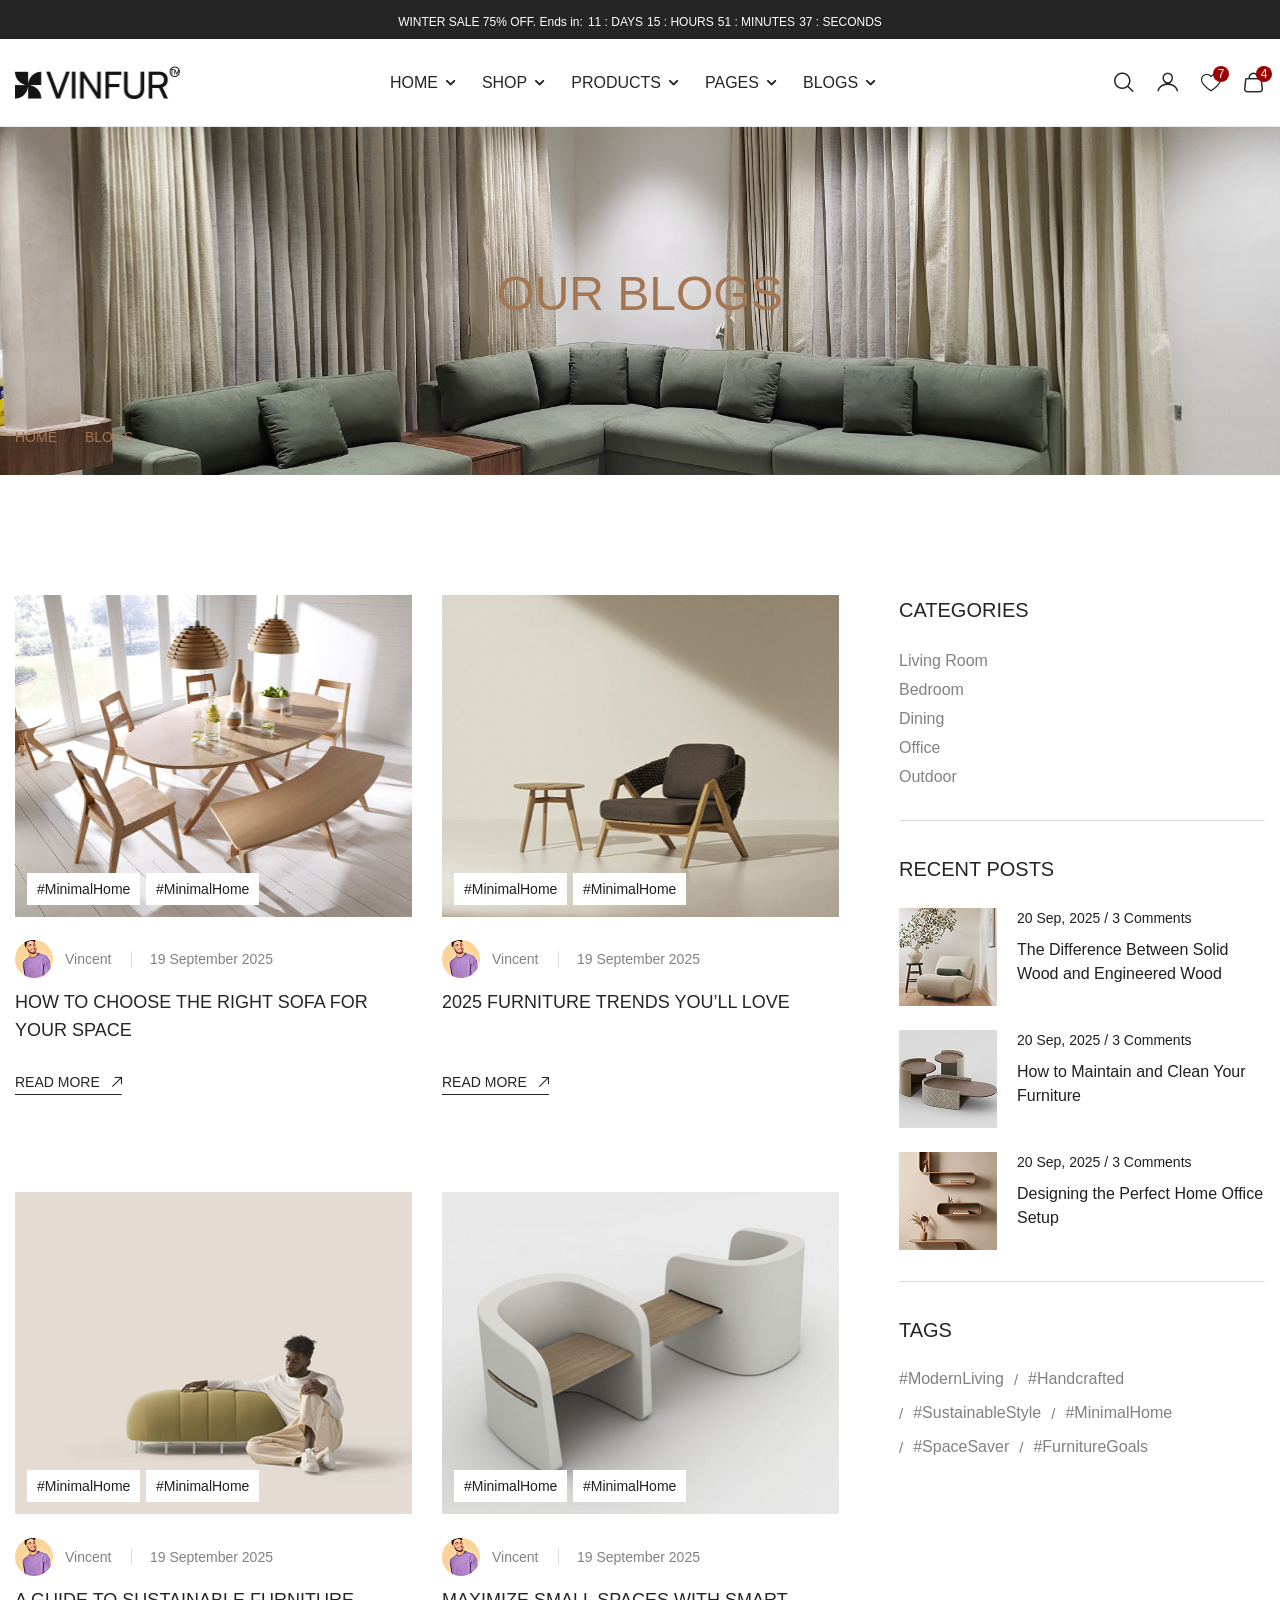
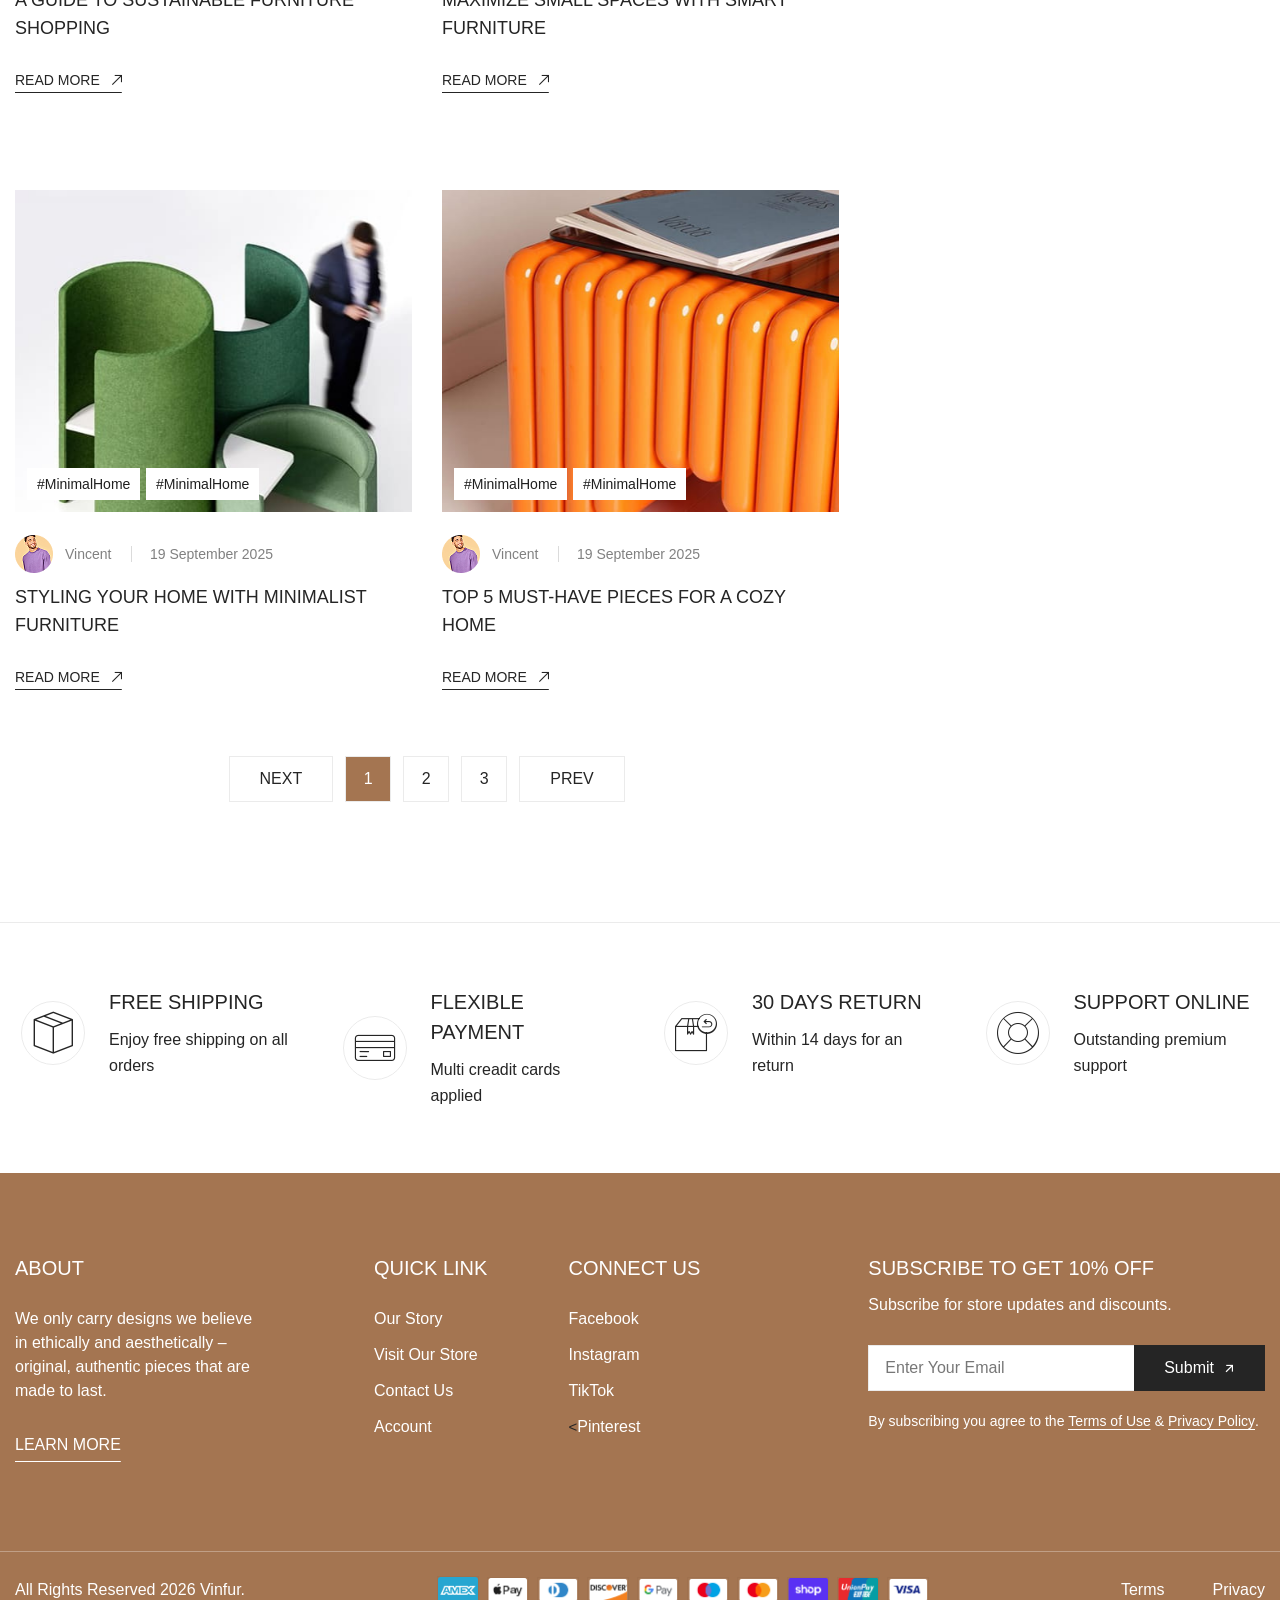
<file: blog-style-1.html>
<!DOCTYPE html>
<!--[if IE 8]><html class="ie" xmlns="http://www.w3.org/1999/xhtml" xml:lang="en-US" lang="en-US"> <![endif]-->
<!--[if (gte IE 9)|!(IE)]><!-->
<html xmlns="http://www.w3.org/1999/xhtml" xml:lang="en-US" lang="en-US">
<!--<![endif]-->


<!-- Mirrored from vinfur.vercel.app/blog-style-1.html by HTTrack Website Copier/3.x [XR&CO'2014], Thu, 02 Apr 2026 12:21:13 GMT -->
<!-- Added by HTTrack --><meta http-equiv="content-type" content="text/html;charset=utf-8" /><!-- /Added by HTTrack -->
<head>
    <!-- Basic Page Needs -->
    <meta charset="utf-8">
    <!--[if IE ]><meta http-equiv="X-UA-Compatible" content="IE=edge,chrome=1"/><![endif]-->

    <meta name="author" content="themesflat.com">
    <title>An.Z Home Furnishings - Premium Home Decor Services</title>
    <meta name="description"
        content="VinFur offers modern, durable furniture from Vietnam — stylish sofas, dining sets, storage, and decor at fair prices with fast delivery.">
    <meta name="keywords"
        content="VinFur, furniture, modern furniture, home decor, sofas, dining sets, storage solutions, affordable furniture, stylish interiors">
    <meta name="viewport" content="width=device-width, initial-scale=1.0">


    <!-- Mobile Specific Metas -->
    <meta name="viewport" content="width=device-width, initial-scale=1, maximum-scale=1">

    <!-- Theme Style -->
    <link rel="stylesheet" type="text/css" href="css/bootstrap.css">
    <link rel="stylesheet" type="text/css" href="css/animate.min.css">
    <link rel="stylesheet" type="text/css" href="css/swiper-bundle.min.css">
    <link rel="stylesheet" type="text/css" href="css/bootstrap-select.min.css">
    <link rel="stylesheet" type="text/css" href="css/styles.css">


    <!-- Icon -->
    <link rel="stylesheet" type="text/css" href="icons/icomoon/style.css">

    <!-- Favicon and Touch Icons  -->
    <link rel="shortcut icon" href="images/favicon.svg">
    <link rel="apple-touch-icon-precomposed" href="images/favicon.svg">
</head>

<body>
    <!-- wrapper -->
    <div id="wrapper">

        <!-- Scroll Top -->
        <button id="goTop">
            <span class="border-progress"></span>
            <span class="icon icon-caret-up"></span>
        </button>

        <!-- preload -->
        <div class="preload preload-container" id="preload">
            <div class="preload-logo">
                <div class="spinner"></div>
            </div>
        </div>
        <!-- /preload -->

        <div class="top-bar style-default d-flex align-items-center justify-content-center style-default ">
            <div>WINTER SALE 75% OFF. Ends in:
                <div class="tf-countdown style-default">
                    <div class="js-countdown" data-timer="1007500" data-labels=" : DAYS, : HOURS, : MINUTES, : SECONDS">
                    </div>
                </div>
            </div>
        </div>

        <!-- .header -->
        <header class="header header-sticky">
            <div class="tf-container w-1750">
                <div class="header-inner">
                    <a href="index.html" class="site-logo">
                        <img class="logo_header" alt="logo" width="165" height="32" src="images/logo/logo.png">
                    </a>
                    <nav class="main-menu">
                        <ul class="navigation box-nav-menu">
                            <li class="has-child text-menu menu-item"><a href="#"
                                    class="link-no-action toggle splitting item-link">
                                    Home
                                </a>
                                <div class="submenu sub-menu mega-menu mega-home">
                                    <div class="tf-container w-1246">
                                        <div class="row-demo">
                                            <div class="demo-item">
                                                <a href="index.html" class="demo-img">
                                                    <img width="278" height="370" src="images/header/homepage-1.jpg"
                                                        alt="Demo">
                                                </a>
                                                <a href="index.html" class="demo-name">Homepage 1</a>
                                            </div>
                                            <div class="demo-item">
                                                <a href="home02.html" class="demo-img">
                                                    <img width="278" height="370" src="images/header/homepage-2.jpg"
                                                        alt="Demo">
                                                </a>
                                                <a href="home02.html" class="demo-name">Homepage 2</a>
                                            </div>
                                            <div class="demo-item">
                                                <a href="home03.html" class="demo-img">
                                                    <img width="278" height="370" src="images/header/homepage-3.jpg"
                                                        alt="Demo">
                                                </a>
                                                <a href="home03.html" class="demo-name">Homepage 3</a>
                                            </div>
                                            <div class="demo-item">
                                                <a href="home04.html" class="demo-img">
                                                    <img width="278" height="370" src="images/header/homepage-4.jpg"
                                                        alt="Demo">
                                                </a>
                                                <a href="home04.html" class="demo-name">Homepage 4</a>
                                            </div>
                                        </div>
                                    </div>
                                </div>
                            </li>
                            <li class="has-child text-menu menu-item"><a href="#"
                                    class="link-no-action toggle splitting item-link">
                                    Shop
                                </a>
                                <div class="submenu sub-menu mega-menu mega-shop">
                                    <div class="tf-container w-1750">
                                        <div class="wrap-nav-link">
                                            <div class="col-nav-link mega-menu-item">
                                                <div class="h6 fw-5 mb_23 text_black menu-heading">
                                                    Shop Style
                                                </div>
                                                <ul class="sub-menu_list d-grid gap_10">
                                                    <li>
                                                        <a href="shop-style-01.html"
                                                            class="link text-body-default text_heading-color sub-menu_link">Shop
                                                            Default</a>
                                                    </li>
                                                    <li>
                                                        <a href="shop-style-02.html"
                                                            class="link text-body-default text_heading-color sub-menu_link">Shop
                                                            Style 2</a>
                                                    </li>
                                                    <li>
                                                        <a href="shop-style-03.html"
                                                            class="link text-body-default text_heading-color sub-menu_link">Shop
                                                            Style 3</a>
                                                    </li>
                                                    <li>
                                                        <a href="shop-style-04.html"
                                                            class="link text-body-default text_heading-color sub-menu_link">Shop
                                                            Style 4</a>
                                                    </li>
                                                </ul>
                                            </div>
                                            <div class="col-nav-link mega-menu-item">
                                                <div class="h6 fw-5 mb_23 text_black menu-heading">
                                                    Shop Layout
                                                </div>
                                                <ul class="sub-menu_list d-grid gap_10">
                                                    <li>
                                                        <a href="shop-grid-2-columns.html"
                                                            class="link text-body-default text_heading-color sub-menu_link">Grid
                                                            2 Columns</a>
                                                    </li>
                                                    <li>
                                                        <a href="shop-grid-3-columns.html"
                                                            class="link text-body-default text_heading-color sub-menu_link">Grid
                                                            3 Columns</a>
                                                    </li>
                                                    <li>
                                                        <a href="shop-grid-4-columns.html"
                                                            class="link text-body-default text_heading-color sub-menu_link">Grid
                                                            4 Columns</a>
                                                    </li>

                                                </ul>
                                            </div>
                                            <div class="col-nav-link mega-menu-item">
                                                <div class="h6 fw-5 mb_23 text_black menu-heading">
                                                    Shop Feature
                                                </div>
                                                <ul class="sub-menu_list d-grid gap_10">
                                                    <li>
                                                        <a href="shop-pagination.html"
                                                            class="link text-body-default text_heading-color sub-menu_link">Pagination
                                                            Links</a>
                                                    </li>
                                                    <li>
                                                        <a href="shop-load-more-button.html"
                                                            class="link text-body-default text_heading-color sub-menu_link">Load
                                                            More
                                                            Button</a>
                                                    </li>
                                                    <li>
                                                        <a href="shop-infinity-scroll.html"
                                                            class="link text-body-default text_heading-color sub-menu_link">Infinity
                                                            Scroll</a>
                                                    </li>
                                                </ul>
                                            </div>
                                        </div>
                                        <div class="wrap-banner d-flex">
                                            <div class="banner-menu hover-image">
                                                <div class="img-style">
                                                    <img width="396" height="487" loading="lazy" decoding="async"
                                                        src="images/header/banner-2.jpg" alt="banner">
                                                </div>
                                                <div class="content">
                                                    <div class="title d-flex align-items-center gap_10 mb_10">
                                                        <h5 class="text_white">New Season</h5>
                                                    </div>
                                                    <div class="text-caption-1 text_white">
                                                        <a href="shop-style-01.html"
                                                            class=" hover-underline-link  d-flex align-items-center gap_10">SHOP
                                                            NOW <i class="icon-arrow-right-up"></i></a>
                                                    </div>
                                                </div>
                                            </div>
                                            <div class="banner-menu hover-image">
                                                <div class="img-style">
                                                    <img width="396" height="487" loading="lazy" decoding="async"
                                                        src="images/header/banner-3.jpg" alt="banner">
                                                </div>
                                                <div class="content">
                                                    <div class="title d-flex align-items-center gap_10 mb_10">
                                                        <h5 class="text_white">Flash Sale</h5>
                                                        <span class="line"></span>
                                                        <h5 class="text_white">30% OFF</h5>
                                                    </div>
                                                    <div class="text-caption-1 text_white">
                                                        <a href="shop-style-01.html"
                                                            class=" hover-underline-link  d-flex align-items-center gap_10">SHOP
                                                            NOW <i class="icon-arrow-right-up"></i></a>
                                                    </div>
                                                </div>
                                            </div>
                                        </div>
                                    </div>
                                </div>
                            </li>
                            <li class="has-child text-menu menu-item "><a href="#"
                                    class="link-no-action toggle splitting item-link">
                                    Products
                                </a>
                                <div class="submenu sub-menu mega-menu mega-product ">
                                    <div class="tf-container w-1750">
                                        <div class="wrap-nav-link">
                                            <div class="col-nav-link mega-menu-item">
                                                <div class="h6 fw-5 mb_23 text_black menu-heading">
                                                    Product Style
                                                </div>
                                                <ul class="sub-menu_list d-grid gap_10">
                                                    <li>
                                                        <a href="product-style-01.html"
                                                            class="link text-body-default text_heading-color sub-menu_link">Product
                                                            Style 1
                                                        </a>
                                                    </li>
                                                    <li>
                                                        <a href="product-style-02.html"
                                                            class="link text-body-default text_heading-color sub-menu_link">Product
                                                            Style 2
                                                        </a>
                                                    </li>
                                                    <li>
                                                        <a href="product-style-03.html"
                                                            class="link text-body-default text_heading-color sub-menu_link">Product
                                                            Style 3
                                                        </a>
                                                    </li>
                                                    <li>
                                                        <a href="product-style-04.html"
                                                            class="link text-body-default text_heading-color sub-menu_link">Product
                                                            Style 4<span
                                                                class="tag hot demo-label text-small-2 ">Hot</span>
                                                        </a>
                                                    </li>
                                                    <li>
                                                        <a href="product-style-05.html"
                                                            class="link text-body-default text_heading-color sub-menu_link">Product
                                                            Style 5<span
                                                                class="tag trending demo-label text-small-2 ">Trending</span>
                                                        </a>
                                                    </li>
                                                    <li>
                                                        <a href="product-style-06.html"
                                                            class="link text-body-default text_heading-color sub-menu_link">Product
                                                            Style 6<span
                                                                class="tag trending demo-label text-small-2 ">Trending</span>
                                                        </a>
                                                    </li>
                                                </ul>
                                            </div>
                                            <div class="col-nav-link mega-menu-item">
                                                <div class="h6 fw-5 mb_23 text_black menu-heading">
                                                    Product Description
                                                </div>
                                                <ul class="sub-menu_list d-grid gap_10">
                                                    <li>
                                                        <a href="product-description-side-dropdown.html"
                                                            class="link text-body-default text_heading-color sub-menu_link">Description
                                                            Side
                                                            Dropdown</a>
                                                    </li>
                                                    <li>
                                                        <a href="product-description-side-full-accordion.html"
                                                            class="link text-body-default text_heading-color sub-menu_link">Description
                                                            Full
                                                            Accordions</a>
                                                    </li>
                                                    <li>
                                                        <a href="product-description-side-drawer.html"
                                                            class="link text-body-default text_heading-color sub-menu_link">Description
                                                            Side
                                                            Drawer</a>
                                                    </li>
                                                </ul>
                                            </div>
                                            <div class="col-nav-link mega-menu-item">
                                                <div class="h6 fw-5 mb_23 text_black menu-heading">
                                                    Product Details
                                                </div>
                                                <ul class="sub-menu_list d-grid gap_10">
                                                    <li>
                                                        <a href="product-inner-zoom.html"
                                                            class="link text-body-default text_heading-color sub-menu_link">Product
                                                            Inner
                                                            Zoom</a>
                                                    </li>
                                                    <li>
                                                        <a href="product-inner-circle-zoom.html"
                                                            class="link text-body-default text_heading-color sub-menu_link">Product
                                                            Inner
                                                            Circle Zoom</a>
                                                    </li>
                                                    <li>
                                                        <a href="product-no-zoom.html"
                                                            class="link text-body-default text_heading-color sub-menu_link">Product
                                                            No
                                                            Zoom</a>
                                                    </li>


                                                </ul>
                                            </div>
                                            <div class="col-nav-link mega-menu-item">
                                                <div class="h6 fw-5 mb_23 text_black menu-heading">
                                                    Product Features
                                                </div>
                                                <ul class="sub-menu_list d-grid gap_10">
                                                    <li>
                                                        <a href="product-pickup-available.html"
                                                            class="link text-body-default text_heading-color sub-menu_link">Pickup
                                                            Available</a>
                                                    </li>
                                                    <li>
                                                        <a href="product-swatch-image.html"
                                                            class="link text-body-default text_heading-color sub-menu_link">Swatch
                                                            Image</a>
                                                    </li>
                                                    <li>
                                                        <a href="product-together.html"
                                                            class="link text-body-default text_heading-color sub-menu_link">Buy
                                                            Together<span
                                                                class="tag new demo-label text-small-2 ">New</span></a>
                                                    </li>
                                                    <li>
                                                        <a href="product-volume-discount.html"
                                                            class="link text-body-default text_heading-color sub-menu_link">Volume
                                                            Discount</a>
                                                    </li>
                                                </ul>
                                            </div>
                                        </div>
                                        <div class="wrap-prd d-flex gap_24 mn-none">
                                            <div class="list-ver">
                                                <div class="prd-nav-item hover-image">
                                                    <div class="img-style">
                                                        <img width="240" height="240" loading="lazy" decoding="async"
                                                            src="images/header/prd-nav-1.jpg" alt="product">
                                                        <a href="#quickView" data-bs-toggle="modal"
                                                            class="hover-tooltip tooltip-top box-icon">
                                                            <span class="icon icon-view"></span>
                                                            <span class="tooltip">Quick view</span>
                                                        </a>
                                                    </div>
                                                    <div class="">
                                                        <a href="shop-style-01.html"
                                                            class="h6 link text_heading-color mb_5">
                                                            Cub Chair
                                                        </a>
                                                        <div class="price">
                                                            <span class="text-body-2">$2,499.00</span><span
                                                                class="old-price">$2,899.00</span>
                                                        </div>
                                                    </div>
                                                </div>
                                                <div class="prd-nav-item hover-image">
                                                    <div class="img-style">
                                                        <img width="240" height="240" loading="lazy" decoding="async"
                                                            src="images/header/prd-nav-2.jpg" alt="product">
                                                        <a href="#quickView" data-bs-toggle="modal"
                                                            class="hover-tooltip tooltip-top box-icon">
                                                            <span class="icon icon-view"></span>
                                                            <span class="tooltip">Quick view</span>
                                                        </a>
                                                    </div>
                                                    <div class="">
                                                        <a href="shop-style-01.html"
                                                            class="h6 link  text_heading-color mb_5">
                                                            Virgule Armchair
                                                        </a>
                                                        <div class="price">
                                                            <span class="text-body-2">$2,499.00</span>
                                                        </div>
                                                    </div>
                                                </div>
                                            </div>
                                        </div>
                                    </div>
                                </div>
                            </li>
                            <li class="has-child text-menu menu-item"><a href="#"
                                    class="link-no-action toggle splitting item-link">
                                    Pages
                                </a>
                                <div class="submenu sub-menu mega-menu mega-page">
                                    <div class="wrap-nav-link">
                                        <div class="col-nav-link">
                                            <div class="d-grid gap_10">
                                                <a href="about-us.html"
                                                    class="link text-body-default text_heading-color sub-menu_link">About
                                                    Us</a>
                                                <a href="contact.html"
                                                    class="link text-body-default text_heading-color sub-menu_link">Contact
                                                    Us</a>
                                                <a href="our-store.html"
                                                    class="link text-body-default text_heading-color sub-menu_link">Store
                                                    Location</a>
                                                <a href="my-account.html"
                                                    class="link text-body-default text_heading-color sub-menu_link">My
                                                    Account</a>
                                                <a href="faqs.html"
                                                    class="link text-body-default text_heading-color sub-menu_link">FAQ</a>
                                                <a href="shop-cart.html"
                                                    class="link text-body-default text_heading-color sub-menu_link">Cart
                                                    Drawer</a>
                                                <a href="before-you-leave.html"
                                                    class="link text-body-default text_heading-color sub-menu_link">Before
                                                    You Leave</a>
                                                <a href="product-popup.html"
                                                    class="link text-body-default text_heading-color sub-menu_link">Products
                                                    Popup</a>
                                                <a href="index.html"
                                                    class="link text-body-default text_heading-color sub-menu_link">Newspaper
                                                    Popup</a>
                                                <a href="404.html"
                                                    class="link text-body-default text_heading-color sub-menu_link">404</a>
                                                <a href="#"
                                                    class="link text-body-default text_heading-color sub-menu_link">Coming
                                                    Soon!</a>
                                            </div>
                                        </div>
                                    </div>

                                </div>
                            </li>
                            <li class="has-child text-menu menu-item position-relative"><a href="#"
                                    class="toggle splitting item-link link-no-action">
                                    Blogs
                                </a>
                                <div class="submenu sub-menu menu-defaul">

                                    <ul class="sub-menu_list d-grid gap_10">
                                        <li>
                                            <a href="blog-style-1.html"
                                                class="link text-body-default text_heading-color sub-menu_link">Blog
                                                List Style 1</a>
                                        </li>
                                        <li>
                                            <a href="blog-style-2.html"
                                                class="link text-body-default text_heading-color sub-menu_link">Blog
                                                List Style 2</a>
                                        </li>
                                        <li>
                                            <a href="blog-style-3.html"
                                                class="link text-body-default text_heading-color sub-menu_link">Blog
                                                List Style 3</a>
                                        </li>
                                        <li>
                                            <a href="blog-post.html"
                                                class="link text-body-default text_heading-color sub-menu_link">Blog
                                                Post</a>
                                        </li>
                                    </ul>
                                </div>
                            </li>
                            <li class="text-menu menu-item">
                                <a href="404-3.html" class="toggle splitting item-link btn-buy-theme">
                                    Buy Template!
                                </a>
                            </li>
                        </ul>
                    </nav>
                    <div class="header-right d-flex align-items-center gap_20">
                        <ul class="nav-icon-list">
                            <li class="d-none d-md-flex">
                                <a class="nav-icon-item link" href="#search" data-bs-toggle="modal">
                                    <i class="icon icon-magnifying-glass"></i>
                                </a>
                            </li>
                            <li class="d-none d-lg-flex">
                                <a href="#login" data-bs-toggle="offcanvas" class="nav-icon-item link">
                                    <i class="icon icon-user"></i>
                                </a>
                            </li>
                            <li class="d-none d-sm-flex position-relative">
                                <a class="nav-icon-item link" href="wishlist.html">
                                    <i class="icon icon-heart"></i>
                                </a>
                                <span class="count">7</span>
                            </li>
                            <li class="shop-cart" data-bs-toggle="modal" data-bs-target="#shoppingCart">
                                <a class="nav-icon-item link" href="#shoppingCart" data-bs-toggle="modal">
                                    <i class="icon icon-bag"></i>
                                </a>
                                <span class="count">4</span>
                            </li>
                        </ul>
                        <a href="#mobileMenu" data-bs-toggle="offcanvas" class="mobile-button d-xl-none">
                            <div class="burger">
                                <span></span>
                                <span></span>
                                <span></span>
                            </div>
                        </a>
                    </div>
                </div>
            </div>
        </header>
        <!-- End header -->


        <!-- page-title -->
        <div class="tf-page-title">
            <h2 class="text-center text-uppercase title">our blogs</h2>
            <ul class="breadcrumb-list">
                <li><a href="index.html">Home</a></li>
                <li>blogs</li>
            </ul>
        </div>
        <!-- /page-title -->

        <!-- main-content -->
        <div class="main-content">

            <!-- s-blog-grid-s1  -->
            <div class="s-blog-grid-s1 tf-spacing-1 ">
                <div class="tf-container w-1470">
                    <div class="row">
                        <div class="col-lg-8">
                            <div class="wrap-blog-grid">
                                <div class="tf-grid-layout sm-col-2">
                                    <div class="blog-item hover-image">
                                        <a href="#" class="img-style mb_23 ">
                                            <img class="img-cover" loading="lazy" decoding="async" width="486"
                                                height="395" src="images/blog/blog-1.jpg" alt="blog">
                                            <div class="wrap-tag d-flex gap_6">
                                                <div class="tag text-caption-1   text_heading-color">
                                                    #MinimalHome
                                                </div>
                                                <div class="tag text-caption-1   text_heading-color">
                                                    #MinimalHome
                                                </div>
                                            </div>
                                        </a>
                                        <div class="content">
                                            <div class="mb_24">
                                                <ul class="meta d-flex align-items-center mb_10">
                                                    <li>
                                                        <div class="user-box d-flex gap_12 align-items-center">
                                                            <img src="images/avatar/avatar-1.png" alt="avatar">
                                                            <a href="#"
                                                                class="text-caption-1 text_body-color-2 link  ">Vincent</a>
                                                        </div>
                                                    </li>
                                                    <li>
                                                        <span class="text-caption-1 text_body-color-2"> 19
                                                            September
                                                            2025</span>
                                                    </li>
                                                </ul>
                                                <div class="h6 title">
                                                    <a href="blog-post.html" class="link">How to Choose the Right Sofa
                                                        for
                                                        Your
                                                        Space</a>
                                                </div>
                                            </div>
                                            <div class="">
                                                <a href="blog-post.html"
                                                    class="btn-readmore text-caption-1 hover-underline-link link d-flex align-items-center gap_12">Read
                                                    More<i class="icon-arrow-right-up"></i></a>
                                            </div>
                                        </div>
                                    </div>
                                    <div class="blog-item hover-image">
                                        <a href="blog-post.html" class="img-style mb_23 ">
                                            <img class="img-cover" loading="lazy" decoding="async" width="486"
                                                height="395" src="images/blog/blog-2.jpg" alt="blog">
                                            <div class="wrap-tag d-flex gap_6">
                                                <div class="tag text-caption-1   text_heading-color">
                                                    #MinimalHome
                                                </div>
                                                <div class="tag text-caption-1   text_heading-color">
                                                    #MinimalHome
                                                </div>
                                            </div>
                                        </a>
                                        <div class="content">
                                            <div class="mb_24">
                                                <ul class="meta d-flex align-items-center mb_10">
                                                    <li>
                                                        <div class="user-box d-flex gap_12 align-items-center">
                                                            <img src="images/avatar/avatar-1.png" alt="avatar">
                                                            <a href="blog-post.html"
                                                                class="text-caption-1 text_body-color-2 link  ">Vincent</a>
                                                        </div>
                                                    </li>
                                                    <li>
                                                        <span class="text-caption-1 text_body-color-2"> 19
                                                            September
                                                            2025</span>
                                                    </li>
                                                </ul>
                                                <div class="h6 title">
                                                    <a href="blog-post.html" class="link">2025 Furniture Trends You’ll
                                                        Love</a>
                                                </div>
                                            </div>
                                            <div class="">
                                                <a href="blog-post.html"
                                                    class="btn-readmore text-caption-1 hover-underline-link link d-flex align-items-center gap_12">Read
                                                    More<i class="icon-arrow-right-up"></i></a>
                                            </div>
                                        </div>
                                    </div>
                                    <div class="blog-item hover-image">
                                        <a href="blog-post.html" class="img-style mb_23 ">
                                            <img class="img-cover" loading="lazy" decoding="async" width="486"
                                                height="395" src="images/blog/blog-3.jpg" alt="blog">
                                            <div class="wrap-tag d-flex gap_6">
                                                <div class="tag text-caption-1   text_heading-color">
                                                    #MinimalHome
                                                </div>
                                                <div class="tag text-caption-1   text_heading-color">
                                                    #MinimalHome
                                                </div>
                                            </div>
                                        </a>
                                        <div class="content">
                                            <div class="mb_24">
                                                <ul class="meta d-flex align-items-center mb_10">
                                                    <li>
                                                        <div class="user-box d-flex gap_12 align-items-center">
                                                            <img src="images/avatar/avatar-1.png" alt="avatar">
                                                            <a href="blog-post.html"
                                                                class="text-caption-1 text_body-color-2 link  ">Vincent</a>
                                                        </div>
                                                    </li>
                                                    <li>
                                                        <span class="text-caption-1 text_body-color-2"> 19
                                                            September
                                                            2025</span>
                                                    </li>
                                                </ul>
                                                <div class="h6 title">
                                                    <a href="blog-post.html" class="link">A Guide to Sustainable
                                                        Furniture
                                                        Shopping</a>
                                                </div>
                                            </div>
                                            <div class="">
                                                <a href="blog-post.html"
                                                    class="btn-readmore text-caption-1 hover-underline-link link d-flex align-items-center gap_12">Read
                                                    More<i class="icon-arrow-right-up"></i></a>
                                            </div>
                                        </div>
                                    </div>
                                    <div class="blog-item hover-image">
                                        <a href="blog-post.html" class="img-style mb_23 ">
                                            <img class="img-cover" loading="lazy" decoding="async" width="486"
                                                height="395" src="images/blog/blog-4.jpg" alt="blog">
                                            <div class="wrap-tag d-flex gap_6">
                                                <div class="tag text-caption-1   text_heading-color">
                                                    #MinimalHome
                                                </div>
                                                <div class="tag text-caption-1   text_heading-color">
                                                    #MinimalHome
                                                </div>
                                            </div>
                                        </a>
                                        <div class="content">
                                            <div class="mb_24">
                                                <ul class="meta d-flex align-items-center mb_10">
                                                    <li>
                                                        <div class="user-box d-flex gap_12 align-items-center">
                                                            <img src="images/avatar/avatar-1.png" alt="avatar">
                                                            <a href="blog-post.html"
                                                                class="text-caption-1 text_body-color-2 link  ">Vincent</a>
                                                        </div>
                                                    </li>
                                                    <li>
                                                        <span class="text-caption-1 text_body-color-2"> 19
                                                            September
                                                            2025</span>
                                                    </li>
                                                </ul>
                                                <div class="h6 title">
                                                    <a href="blog-post.html" class="link">Maximize Small Spaces with
                                                        Smart
                                                        Furniture</a>
                                                </div>
                                            </div>
                                            <div class="">
                                                <a href="blog-post.html"
                                                    class="btn-readmore text-caption-1 hover-underline-link link d-flex align-items-center gap_12">Read
                                                    More<i class="icon-arrow-right-up"></i></a>
                                            </div>
                                        </div>
                                    </div>
                                    <div class="blog-item hover-image">
                                        <a href="blog-post.html" class="img-style mb_23 ">
                                            <img class="img-cover" loading="lazy" decoding="async" width="486"
                                                height="395" src="images/blog/blog-5.jpg" alt="blog">
                                            <div class="wrap-tag d-flex gap_6">
                                                <div class="tag text-caption-1   text_heading-color">
                                                    #MinimalHome
                                                </div>
                                                <div class="tag text-caption-1   text_heading-color">
                                                    #MinimalHome
                                                </div>
                                            </div>
                                        </a>
                                        <div class="content">
                                            <div class="mb_24">
                                                <ul class="meta d-flex align-items-center mb_10">
                                                    <li>
                                                        <div class="user-box d-flex gap_12 align-items-center">
                                                            <img src="images/avatar/avatar-1.png" alt="avatar">
                                                            <a href="blog-post.html"
                                                                class="text-caption-1 text_body-color-2 link  ">Vincent</a>
                                                        </div>
                                                    </li>
                                                    <li>
                                                        <span class="text-caption-1 text_body-color-2"> 19
                                                            September
                                                            2025</span>
                                                    </li>
                                                </ul>
                                                <div class="h6 title">
                                                    <a href="blog-post.html" class="link">Styling Your Home with
                                                        Minimalist
                                                        Furniture</a>
                                                </div>
                                            </div>
                                            <div class="">
                                                <a href="blog-post.html"
                                                    class="btn-readmore text-caption-1 hover-underline-link link d-flex align-items-center gap_12">Read
                                                    More<i class="icon-arrow-right-up"></i></a>
                                            </div>
                                        </div>
                                    </div>
                                    <div class="blog-item hover-image">
                                        <a href="blog-post.html" class="img-style mb_23 ">
                                            <img class="img-cover" loading="lazy" decoding="async" width="486"
                                                height="395" src="images/blog/blog-6.jpg" alt="blog">
                                            <div class="wrap-tag d-flex gap_6">
                                                <div class="tag text-caption-1   text_heading-color">
                                                    #MinimalHome
                                                </div>
                                                <div class="tag text-caption-1   text_heading-color">
                                                    #MinimalHome
                                                </div>
                                            </div>
                                        </a>
                                        <div class="content">
                                            <div class="mb_24">
                                                <ul class="meta d-flex align-items-center mb_10">
                                                    <li>
                                                        <div class="user-box d-flex gap_12 align-items-center">
                                                            <img src="images/avatar/avatar-1.png" alt="avatar">
                                                            <a href="blog-post.html"
                                                                class="text-caption-1 text_body-color-2 link  ">Vincent</a>
                                                        </div>
                                                    </li>
                                                    <li>
                                                        <span class="text-caption-1 text_body-color-2"> 19
                                                            September
                                                            2025</span>
                                                    </li>
                                                </ul>
                                                <div class="h6 title">
                                                    <a href="blog-post.html" class="link">Top 5 Must-Have Pieces for a
                                                        Cozy
                                                        Home</a>
                                                </div>
                                            </div>
                                            <div class="">
                                                <a href="blog-post.html"
                                                    class="btn-readmore text-caption-1 hover-underline-link link d-flex align-items-center gap_12">Read
                                                    More<i class="icon-arrow-right-up"></i></a>
                                            </div>
                                        </div>
                                    </div>
                                </div>
                                <ul class="wg-pagination justify-content-center">
                                    <li>
                                        <a class="next">NEXT</a>
                                    </li>
                                    <li class="active">
                                        <a class="pagination-item">1</a>
                                    </li>
                                    <li>
                                        <a href="#" class="pagination-item">2</a>
                                    </li>
                                    <li>
                                        <a href="#" class="pagination-item">3</a>
                                    </li>
                                    <li>
                                        <a class="prev">PREV</a>
                                    </li>
                                </ul>
                            </div>
                        </div>
                        <div class="col-lg-4">
                            <div class="tf-sidebar ms-xl-auto">
                                <div class="sb-item">
                                    <div class="h5 text-uppercase mb_24">Categories</div>
                                    <ul class="d-grid gap_5">
                                        <li><a href="#" class="link text-body-default text_body-color-2">Living Room</a>
                                        </li>
                                        <li><a href="#" class="link text-body-default text_body-color-2">Bedroom</a>
                                        </li>
                                        <li><a href="#" class="link text-body-default text_body-color-2">Dining</a></li>
                                        <li><a href="#" class="link text-body-default text_body-color-2">Office</a></li>
                                        <li><a href="#" class="link text-body-default text_body-color-2">Outdoor</a>
                                        </li>
                                    </ul>
                                </div>
                                <div class="sb-item">
                                    <div class="h5 mb_24 text-uppercase">recent posts</div>
                                    <ul class="d-grid gap_24">
                                        <li class="wg-recent">
                                            <div class="img-style">
                                                <img width="98" height="98" loading="lazy" decoding="async"
                                                    src="images/blog/recent-box-1.jpg" alt="recent">
                                            </div>
                                            <div class="content">
                                                <ul class="meta d-flex gap_4 text-caption-1   text_heading-color mb_10">
                                                    <li>20 Sep, 2025</li>
                                                    <li>/</li>
                                                    <li>3 Comments</li>
                                                </ul>
                                                <div class="text-body-default fw-5 text_heading-color"><a
                                                        href="blog-post.html" class="link">The Difference Between Solid
                                                        Wood and Engineered Wood</a></div>
                                            </div>
                                        </li>
                                        <li class="wg-recent">
                                            <div class="img-style">
                                                <img width="98" height="98" loading="lazy" decoding="async"
                                                    src="images/blog/recent-box-2.jpg" alt="recent">
                                            </div>
                                            <div class="content">
                                                <ul class="meta d-flex gap_4 text-caption-1   text_heading-color mb_10">
                                                    <li>20 Sep, 2025</li>
                                                    <li>/</li>
                                                    <li>3 Comments</li>
                                                </ul>
                                                <div class="text-body-default fw-5 text_heading-color"><a
                                                        href="blog-post.html" class="link">How to Maintain and Clean
                                                        Your Furniture</a></div>
                                            </div>
                                        </li>
                                        <li class="wg-recent">
                                            <div class="img-style">
                                                <img width="98" height="98" loading="lazy" decoding="async"
                                                    src="images/blog/recent-box-3.jpg" alt="recent">
                                            </div>
                                            <div class="content">
                                                <ul class="meta d-flex gap_4 text-caption-1   text_heading-color mb_10">
                                                    <li>20 Sep, 2025</li>
                                                    <li>/</li>
                                                    <li>3 Comments</li>
                                                </ul>
                                                <div class="text-body-default fw-5 text_heading-color"><a
                                                        href="blog-post.html" class="link">Designing the Perfect Home
                                                        Office Setup</a></div>
                                            </div>
                                        </li>
                                    </ul>
                                </div>
                                <div class="sb-item">
                                    <div class="h5 mb_22 text-uppercase">Tags</div>

                                    <ul class="wrap-tag">
                                        <li><a href="#"
                                                class="link text-body-default text_body-color-2">#ModernLiving</a>
                                        </li>
                                        <li><a href="#"
                                                class="link text-body-default text_body-color-2">#Handcrafted</a>
                                        </li>
                                        <li><a href="#"
                                                class="link text-body-default text_body-color-2">#SustainableStyle</a>
                                        </li>
                                        <li><a href="#"
                                                class="link text-body-default text_body-color-2">#MinimalHome</a>
                                        </li>
                                        <li><a href="#" class="link text-body-default text_body-color-2">#SpaceSaver</a>
                                        </li>
                                        <li><a href="#"
                                                class="link text-body-default text_body-color-2">#FurnitureGoals</a>
                                        </li>
                                    </ul>
                                </div>
                            </div>
                        </div>
                    </div>
                </div>
            </div>
            <!-- /s-blog-grid-s1  -->

            <!-- s-customer-services  -->
            <div class="s-customer-services tf-spacing-2 sw-layout">
                <div class="tf-container w-1470 ">
                    <div class="swiper" data-screen-xl="4" data-preview="3" data-tablet="2" data-mobile-sm="2"
                        data-mobile="1" data-space-lg="48" data-space-md="20" data-space="15">
                        <div class="swiper-wrapper">
                            <div class="swiper-slide">
                                <div class="box-icon_v01">
                                    <div class="icon">
                                        <i class="icon-shipping"></i>
                                    </div>
                                    <div class="content">
                                        <div class="h5 mb_10 text-uppercase">Free Shipping</div>
                                        <p class="text-body-default lh-26  ">Enjoy free shipping on all
                                            orders</p>
                                    </div>
                                </div>
                            </div>
                            <div class="swiper-slide">
                                <div class="box-icon_v01">
                                    <div class="icon">
                                        <i class="icon-payment"></i>
                                    </div>
                                    <div class="content">
                                        <div class="h5 mb_10 text-uppercase">flexible payment</div>
                                        <p class="text-body-default lh-26  ">Multi creadit cards applied</p>
                                    </div>
                                </div>
                            </div>
                            <div class="swiper-slide">
                                <div class="box-icon_v01">
                                    <div class="icon">
                                        <i class="icon-box-return"></i>
                                    </div>
                                    <div class="content">
                                        <div class="h5 mb_10 text-uppercase">30 days return</div>
                                        <p class="text-body-default lh-26  ">Within 14 days for an return</p>
                                    </div>
                                </div>
                            </div>
                            <div class="swiper-slide">
                                <div class="box-icon_v01">
                                    <div class="icon">
                                        <i class="icon-support"></i>
                                    </div>
                                    <div class="content">
                                        <div class="h5 mb_10 text-uppercase">Support Online</div>
                                        <p class="text-body-default lh-26  ">Outstanding premium support</p>
                                    </div>
                                </div>
                            </div>
                        </div>
                        <div class="sw-dots sw-pagination-layout text-center mt_24">
                        </div>
                    </div>
                </div>
            </div>
            <!-- /s-customer-services  -->

        </div>
        <!-- /main-content -->

        <!-- Footer -->
        <footer class="footer">
            <div class="footer-body">
                <div class="tf-container w-1470">
                    <div class="row">
                        <div class="col-lg-3 col-md-6">
                            <div class="footer-about">
                                <div class="h5 text-uppercase mb_24 footer-title text_white">about</div>
                                <p class="text-body-default text_white mb_24">We only carry designs we believe
                                    in
                                    ethically and aesthetically
                                    – original, authentic pieces that are made to last.</p>
                                <a href="about-us.html"
                                    class="hover-underline-link text_white text-body-default text-uppercase">learn
                                    more</a>
                            </div>
                        </div>
                        <div class="col-lg-5 col-md-6">
                            <div class="wrap-footer-col-block">
                                <div class="footer-col-block">
                                    <div class="h5 footer-heading footer-heading-mobile footer-title text_white mb_24">
                                        Quick
                                        Link</div>
                                    <div class="tf-collapse-content">
                                        <ul class="footer-menu-list d-grid gap_12">
                                            <li>
                                                <a href="about-us.html" class="link-2 text-body-default text_white">Our
                                                    Story</a>
                                            </li>
                                            <li>
                                                <a href="404-2.html"
                                                    class="link-2 text-body-default text_white">Visit Our
                                                    Store</a>
                                            </li>
                                            <li>
                                                <a href="contact.html"
                                                    class="link-2 text-body-default text_white">Contact
                                                    Us</a>
                                            </li>
                                            <li>
                                                <a href="my-account.html"
                                                    class="link-2 text-body-default text_white">Account</a>
                                            </li>
                                        </ul>
                                    </div>
                                </div>
                                <div class="footer-col-block">
                                    <div class="h5 footer-heading footer-heading-mobile footer-title text_white mb_24">
                                        Connect Us</div>
                                    <div class="tf-collapse-content">
                                        <ul class="footer-menu-list d-grid gap_12">
                                            <li>
                                                <a href="https://www.facebook.com/" target="_blank"
                                                    class="link-2 text-body-default text_white">Facebook</a>
                                            </li>
                                            <li>
                                                <a href="https://www.instagram.com/" target="_blank"
                                                    class="link-2 text-body-default text_white">Instagram</a>
                                            </li>
                                            <li>
                                                <a href="https://www.tiktok.com/" target="_blank"
                                                    class="link-2 text-body-default text_white">TikTok</a>
                                            </li>
                                            <li>
                                                <<a href="https://www.pinterest.com/" target="_blank"
                                                    class="link-2 text-body-default text_white">Pinterest</a>
                                            </li>
                                        </ul>
                                    </div>
                                </div>
                            </div>
                        </div>
                        <div class="col-lg-4">
                            <div class="footer-newsletter">
                                <div class="footer-title text_white mb_28">
                                    <div class="h5 text-uppercase mb_10 text_white">subscribe to get 10% off</div>
                                    <p class="text-body-default text_white">Subscribe for store updates and discounts.
                                    </p>
                                </div>
                                <form method="post" class="form-newsletter mb_20" action="#" accept-charset="utf-8">
                                    <div class="wrap">
                                        <fieldset class=" position-relative">
                                            <input type="email" class="tb-my-input style-border" name="email"
                                                placeholder="Enter Your Email" required="">
                                        </fieldset>
                                        <button name="submit" type="submit" class="btn-submit animate-btn">
                                            <span class="text-body-default fw-5">Submit</span><i
                                                class="icon-arrow-right-up2"></i>
                                        </button>
                                    </div>
                                </form>
                                <p class="text-caption-1 text_white">By subscribing you agree to the <a
                                        href="terms-conditions.html" class="hover-underline-link">Terms of Use</a> & <a
                                        href="privacy-policy.html" class="hover-underline-link">Privacy Policy</a>.</p>
                            </div>
                        </div>
                    </div>
                </div>
            </div>
            <div class="footer-bottom">
                <div class="tf-container">
                    <div class="wrap-footer-bottom">
                        <p class="text_white">All Rights Reserved 2026 Vinfur.</p>
                        <ul class="payment-method-list d-flex gap_8 justify-content-center flex-wrap">
                            <li>
                                <a href="#"><img width="40" height="25" src="images/payment/amex.png" alt=""></a>
                            </li>
                            <li>
                                <a href="#"><img width="40" height="25" src="images/payment/payment-1.png" alt=""></a>
                            </li>
                            <li>
                                <a href="#"><img width="40" height="25" src="images/payment/payment-2.png" alt=""></a>
                            </li>
                            <li>
                                <a href="#"><img width="40" height="25" src="images/payment/payment-3.png" alt=""></a>
                            </li>
                            <li>
                                <a href="#"><img width="40" height="25" src="images/payment/payment-4.png" alt=""></a>
                            </li>
                            <li>
                                <a href="#"><img width="40" height="25" src="images/payment/payment-5.png" alt=""></a>
                            </li>
                            <li>
                                <a href="#"><img width="40" height="25" src="images/payment/payment-6.png" alt=""></a>
                            </li>
                            <li>
                                <a href="#"><img width="40" height="25" src="images/payment/payment-7.png" alt=""></a>
                            </li>
                            <li>
                                <a href="#"><img width="40" height="25" src="images/payment/payment-8.png" alt=""></a>
                            </li>
                            <li>
                                <a href="#"><img width="40" height="25" src="images/payment/payment-9.png" alt=""></a>
                            </li>
                        </ul>
                        <div class="right d-flex ">
                            <a href="terms-conditions.html" class="text-body-default link-2 text_white ">Terms</a>
                            <a href="privacy-policy.html" class="text-body-default link-2 text_white">Privacy</a>
                        </div>
                    </div>
                </div>
            </div>
        </footer>
        <!-- /Footer -->

    </div>
    <!-- /wrapper -->


    <!-- Toolbar -->
    <div class="tf-toolbar-bottom">
        <div class="toolbar-item">
            <a href="404-2.html">
                <span class="toolbar-icon">
                    <i class="icon icon-storefront"></i>
                </span>
                <span class="toolbar-label">Shop</span>
            </a>
        </div>
        <div class="toolbar-item">
            <a href="#search" data-bs-toggle="modal">
                <span class="toolbar-icon">
                    <i class="icon icon-magnifying-glass"></i>
                </span>
                <span class="toolbar-label">Search</span>
            </a>
        </div>
        <div class="toolbar-item">
            <a href="my-account.html">
                <span class="toolbar-icon">
                    <i class="icon icon-user"></i>
                </span>
                <span class="toolbar-label">Account</span>
            </a>
        </div>
        <div class="toolbar-item">
            <a href="wishlist.html">
                <span class="toolbar-icon">
                    <i class="icon icon-heart"></i>
                    <span class="toolbar-count">7</span>
                </span>
                <span class="toolbar-label">Wishlist</span>
            </a>
        </div>
        <div class="toolbar-item">
            <a href="shop-cart.html">
                <span class="toolbar-icon">
                    <i class="icon icon-bag"></i>
                    <span class="toolbar-count">4</span>
                </span>
                <span class="toolbar-label">Cart</span>
            </a>
        </div>
    </div>
    <!-- /Toolbar -->

    <!-- Mobile Menu -->
    <div class="offcanvas offcanvas-start canvas-mb" id="mobileMenu">
        <span class="icon-close-popup" data-bs-dismiss="offcanvas">
            <i class="icon-close"></i>
        </span>
        <div class="canvas-header">
            <a href="index.html" class="site-logo">
                <img class="logo_header" alt="logo" width="165" height="32" src="images/logo/logo.svg">
            </a>
            <a href="#login" data-bs-toggle="offcanvas" class="tf-btn btn-bg-secondary">
                Login
                <i class="icon icon-user"></i>
            </a>
            <span class="br-line"></span>
        </div>
        <div class="canvas-body">
            <div class="mb-content-top">
                <ul class="nav-ul-mb" id="wrapper-menu-navigation"></ul>
            </div>
            <div class="group-btn">
                <a href="wishlist.html" class="tf-btn btn-bg-primary style-2">
                    Wishlist
                    <i class="icon icon-heart"></i>
                </a>
                <div data-bs-dismiss="offcanvas">
                    <a href="#search" data-bs-toggle="modal" class="tf-btn btn-bg-primary style-2">
                        Search
                        <i class="icon icon-magnifying-glass"></i>
                    </a>
                </div>
            </div>
            <div class="flow-us-wrap">
                <div class="h5 title">Follow us on</div>
                <ul class="tf-social-icon d-flex gap_8">
                    <li><a href="https://www.facebook.com/" target="_blank" class="social-facebook">
                            <span class="icon-facebook"></span>
                        </a></li>
                    <li><a href="https://www.pinterest.com/" target="_blank" class="social-pinterest">
                            <span class="icon-pinterest"></span>
                        </a></li>
                    <li><a href="https://x.com/" target="_blank" class=" social-x">
                            <span class="icon-xlogo"></span>
                        </a></li>
                    <li><a href="https://www.tiktok.com/" target="_blank" class="social-linkin ">
                            <span class="icon-tiktok"></span>
                        </a></li>
                </ul>
            </div>
            <div class="payment-wrap">
                <div class="title">Payment:</div>
                <ul class="payment-method-list d-flex gap_8">
                    <li>
                        <a href="#"><img width="40" height="25" src="images/payment/amex.png" alt=""></a>
                    </li>
                    <li>
                        <a href="#"><img width="40" height="25" src="images/payment/payment-1.png" alt=""></a>
                    </li>
                    <li>
                        <a href="#"><img width="40" height="25" src="images/payment/payment-2.png" alt=""></a>
                    </li>
                    <li>
                        <a href="#"><img width="40" height="25" src="images/payment/payment-3.png" alt=""></a>
                    </li>
                    <li>
                        <a href="#"><img width="40" height="25" src="images/payment/payment-4.png" alt=""></a>
                    </li>
                    <li>
                        <a href="#"><img width="40" height="25" src="images/payment/payment-5.png" alt=""></a>
                    </li>

                </ul>
            </div>
        </div>
        <div class="canvas-footer">
            <div class="tf-currencies">
                <select class="tf-dropdown-select style-default type-currencies">
                    <option selected data-thumbnail="images/country/us.png">USD</option>
                    <option data-thumbnail="images/country/vie.png">VND</option>
                </select>
            </div>
            <span class="br-line"></span>
            <div class="tf-languages">
                <select class="tf-dropdown-select style-default type-languages">
                    <option>English</option>
                    <option>العربية</option>
                    <option>简体中文</option>
                    <option>اردو</option>
                </select>
            </div>
        </div>
    </div>
    <!-- /Mobile Menu -->

    <!-- Compare -->
    <div class="modal modalCentered fade modal-compare" id="compare">
        <div class="modal-dialog modal-dialog-centered">
            <div class="modal-content">
                <span class="icon-close-popup" data-bs-dismiss="modal">
                    <i class="icon-close"></i>
                </span>
                <div class="modal-heading">
                    <div class="h4 title text-uppercase">compare products</div>
                </div>
                <div class="modal-body main-list-clear">
                    <div class="tf-compare-inner">
                        <div class="tf-compare-list list-empty">
                            <p class="text-empty">Your compare is curently empty</p>
                            <div class="tf-compare-item card-product file-delete">
                                <div class="card-product_wrapper aspect-ratio-1">
                                    <span class="remove icon-close"></span>
                                    <a href="product-style-01.html" class="product-img">
                                        <img width="250" height="250" loading="lazy" decoding="async"
                                            src="images/products/prd-compare-1.jpg" alt="Image Product"
                                            class="img-product">
                                        <img width="250" height="250" loading="lazy" decoding="async"
                                            src="images/products/prd-compare-1_1.jpg" alt="Image Product"
                                            class="lazyload img-hover">
                                    </a>
                                </div>
                                <div class="card_product-info text-center">
                                    <a href="product-style-01.html" class="name-product h6 link text-line-clamp-2">
                                        Torii Love Console
                                    </a>
                                    <div class="price-wrap justify-content-center">
                                        <span class="price-new fw-medium">$1,999.00</span>
                                        <span class="price-old fw-normal text-caption-1">$3,199.00</span>
                                    </div>
                                </div>
                            </div>
                            <div class="tf-compare-item card-product file-delete">
                                <div class="card-product_wrapper aspect-ratio-1">
                                    <span class="remove icon-close"></span>
                                    <a href="product-style-01.html" class="product-img">
                                        <img width="250" height="250" loading="lazy" decoding="async"
                                            src="images/products/prd-compare-2.jpg" alt="Image Product"
                                            class="img-product">
                                        <img width="250" height="250" loading="lazy" decoding="async"
                                            src="images/products/prd-compare-2_1.jpg" alt="Image Product"
                                            class="lazyload img-hover">
                                    </a>
                                </div>
                                <div class="card_product-info text-center">
                                    <a href="product-style-01.html" class="name-product h6 link text-line-clamp-2">
                                        Dune Dining Chair
                                    </a>
                                    <div class="price-wrap justify-content-center">
                                        <span class="price-new fw-medium">$499.00</span>
                                        <span class="price-old fw-normal text-caption-1">$799.00</span>
                                    </div>
                                </div>
                            </div>
                            <div class="tf-compare-item card-product file-delete">
                                <div class="card-product_wrapper aspect-ratio-1">
                                    <span class="remove icon-close"></span>
                                    <a href="product-style-01.html" class="product-img">
                                        <img width="250" height="250" loading="lazy" decoding="async"
                                            src="images/products/prd-compare-3.jpg" alt="Image Product"
                                            class="img-product">
                                        <img width="250" height="250" loading="lazy" decoding="async"
                                            src="images/products/prd-compare-3_1.jpg" alt="Image Product"
                                            class="lazyload img-hover">
                                    </a>
                                </div>
                                <div class="card_product-info text-center">
                                    <a href="product-style-01.html" class="name-product h6 link text-line-clamp-2">
                                        Planet Chair
                                    </a>
                                    <div class="price-wrap justify-content-center">
                                        <span class="price-new fw-medium">$750.00</span>
                                        <span class="price-old fw-normal text-caption-1">$1,249.00</span>
                                    </div>
                                </div>
                            </div>
                            <div class="tf-compare-item card-product file-delete">
                                <div class="card-product_wrapper aspect-ratio-1">
                                    <span class="remove icon-close"></span>
                                    <a href="product-style-01.html" class="product-img">
                                        <img width="250" height="250" loading="lazy" decoding="async"
                                            src="images/products/prd-compare-4.jpg" alt="Image Product"
                                            class="img-product">
                                        <img width="250" height="250" loading="lazy" decoding="async"
                                            src="images/products/prd-compare-4_1.jpg" alt="Image Product"
                                            class="lazyload img-hover">
                                    </a>
                                </div>
                                <div class="card_product-info text-center">
                                    <a href="product-style-01.html" class="name-product h6 link text-line-clamp-2">
                                        Planet Bar Chair
                                    </a>
                                    <div class="price-wrap justify-content-center">
                                        <span class="price-new fw-medium">$899.00</span>
                                        <span class="price-old fw-normal text-caption-1">$1,299.00</span>
                                    </div>
                                </div>
                            </div>
                        </div>
                    </div>
                    <div class="group-btn">
                        <a href="compare.html" class="tf-btn btn-bg-secondary animate-btn fw-medium">
                            COMPARE <span class="count-item-compare">(4)</span>
                        </a>
                        <button type="button" class="tf-btn btn-border animate-btn animate-dark clear-list-empty">
                            <span>CLEAR ALL</span>
                        </button>
                    </div>
                </div>
            </div>
        </div>
    </div>
    <!-- /Compare -->

    <!-- quick-view -->
    <div class="modal modalCentered fade modal-quick-view" id="quickView">
        <div class="modal-dialog modal-dialog-centered">
            <div class="modal-content">
                <i class="icon icon-x icon-close-popup" data-bs-dismiss="modal"></i>
                <div class="tf-product-media-wrap tf-btn-swiper-item">
                    <div dir="ltr" class="swiper tf-single-slide">
                        <div class="swiper-wrapper">
                            <div class="swiper-slide" data-size="XS" data-color="orange">
                                <div class="item">
                                    <img loading="lazy" decoding="async" width="611" height="780"
                                        src="images/products/prd-quickview-1.jpg" alt="Image">
                                </div>
                            </div>
                            <div class="swiper-slide" data-size="L" data-color="beige">
                                <div class="item">
                                    <img loading="lazy" decoding="async" width="611" height="780"
                                        src="images/products/prd-quickview-2.jpg" alt="Image">
                                </div>
                            </div>
                            <div class="swiper-slide" data-size="M" data-color="mochagray">
                                <div class="item">
                                    <img loading="lazy" decoding="async" width="611" height="780"
                                        src="images/products/prd-quickview-3.jpg" alt="Image">
                                </div>
                            </div>
                        </div>
                    </div>
                </div>
                <div class="tf-product-info-wrap">
                    <div class="tf-product-info-inner tf-product-info-list">
                        <div class="tf-product-info-heading">

                            <a href="product-style-01.html"
                                class="link product-info-name text-uppercase h5 text_heading-color">Dune Dining
                                Chair</a>
                            <div class="product-info-price">
                                <div class="price-wrap d-flex align-items-center gap_10">
                                    <span class="price-new price-on-sale h4 text_heading-color">$2,499.00</span>
                                    <span class="price-old compare-at-price h6">$2,899.00</span>
                                    <div class="tag-discount d-flex align-items-center gap_6">
                                        <i class="icon-tag"></i>
                                        <span>30% OFF</span>
                                    </div>
                                </div>
                            </div>
                            <p class="product-infor-sub text-body-default text_body-color-2 ">Lorem ipsum dolor sit amet
                                nec
                                etiamconsectetur.
                                Egestas cursus a maecenas massa facilisi adipiscing dolor iaculis. In mattis nec morbi.
                            </p>
                        </div>
                        <div class="tf-product-variant w-full mb_42">
                            <div class="variant-picker-item variant-color">
                                <div class="variant-picker-label">
                                    <div class="h6 fw-semibold fw-4 text_heading-color">
                                        Colors
                                        <span
                                            class="variant-picker-label-value value-currentColor text-body-default fw-5 ">orange</span>
                                    </div>
                                </div>
                                <div class="variant-picker-values">
                                    <div class="hover-tooltip tooltip-bot color-btn active" data-color="orange">
                                        <span class="check-color bg-rustybrown"></span>
                                        <span class="tooltip">Orange</span>
                                    </div>
                                    <div class="hover-tooltip tooltip-bot color-btn" data-color="beige">
                                        <span class="check-color bg-lightbeige"></span>
                                        <span class="tooltip">Beige</span>
                                    </div>
                                    <div class="hover-tooltip tooltip-bot color-btn" data-color="mochagray">
                                        <span class="check-color bg-mochagray"></span>
                                        <span class="tooltip">Mochagray</span>
                                    </div>
                                </div>
                            </div>
                            <div class="group-btn variant-quantity d-flex align-items-center justify-content-between">
                                <div class="text-body-default">Quantity</div>
                                <div class="wg-quantity">
                                    <button class="btn-quantity btn-decrease">
                                        <i class="icon icon-minus"></i>
                                    </button>
                                    <input class="quantity-product" type="text" name="number" value="1">
                                    <button class="btn-quantity btn-increase">
                                        <i class="icon icon-plus"></i>
                                    </button>
                                </div>
                            </div>
                        </div>
                        <div class="tf-product-total-quantity w-full ">
                            <div class="group-btn flex-md-nowrap mb_15">
                                <a href="#shoppingCart" data-bs-toggle="modal"
                                    class="tf-btn btn-bg-primary animate-btn btn-h-52 btn-add-to-cart">
                                    ADD TO BAG<span class="price-add d-none d-sm-flex">$2,499.00</span>
                                </a>
                                <button type="button"
                                    class="d-none d-sm-flex hover-tooltip box-icon btn-add-wishlist flex-sm-shrink-0">
                                    <span class="icon icon-heart"></span>
                                    <span class="tooltip">Add to Wishlist</span>
                                </button>
                                <a href="#compare" data-bs-toggle="modal" aria-controls="compare"
                                    class="d-none d-sm-flex hover-tooltip tooltip-top box-icon flex-sm-shrink-0">
                                    <span class="icon icon-compare"></span>
                                    <span class="tooltip">Compare</span>
                                </a>
                            </div>
                            <div class="group-btn">
                                <a href="checkout.html"
                                    class="tf-btn btn-bg-secondary animate-btn btn-h-52  w-full animate-btn">
                                    BUY IT NOW
                                </a>
                            </div>
                        </div>
                        <a href="product-style-01.html" class="tf-btn-line hover-underline-link">
                            <span class="text-body-default">View full details</span>
                            <i class="icon icon-arrow-right-up fs-10"></i>
                        </a>
                    </div>
                </div>
            </div>
        </div>
    </div>
    <!-- end quick-view -->

    <!-- quick-add -->
    <div class="modal modalCentered fade modal-quick-add" id="quickAdd">
        <div class="modal-dialog modal-dialog-centered">
            <div class="modal-content">
                <i class="icon icon-x icon-close-popup" data-bs-dismiss="modal"></i>
                <div class="tf-product-info-wrap">
                    <div class="tf-product-info-inner tf-product-info-list">
                        <div class="tf-product-info-heading d-flex gap_15">
                            <div class="img-prd">
                                <img loading="lazy" decoding="async" width="107" height="107"
                                    src="images/products/prd-quick-add.jpg" alt="product">
                            </div>
                            <div>
                                <a href="product-style-01.html"
                                    class="link product-info-name text-uppercase text-body-default fw-5 text_heading-color">Dune
                                    Dining Chair</a>
                                <div class="product-info-price">
                                    <div class="price-wrap d-flex align-items-center gap_10">
                                        <span
                                            class="price-new price-on-sale text-body-default text_heading-color fw-5">$2,499.00</span>
                                        <span class="price-old compare-at-price text-caption-1 fw">$2,899.00</span>
                                        <div class="tag-discount d-flex align-items-center gap_6">
                                            <i class="icon-tag"></i>
                                            <span class="text-caption-1">30% OFF</span>
                                        </div>
                                    </div>
                                </div>
                            </div>
                        </div>
                        <div class="tf-product-variant w-full">
                            <div class="variant-picker-item variant-color">
                                <div class="variant-picker-label">
                                    <div class="h6 fw-semibold fw-4 text_heading-color">
                                        Colors
                                        <span
                                            class="variant-picker-label-value value-currentColor text-body-default fw-5 ">orange</span>
                                    </div>
                                </div>
                                <div class="variant-picker-values">
                                    <div class="hover-tooltip tooltip-bot color-btn active" data-color="orange">
                                        <span class="check-color bg-rustybrown"></span>
                                        <span class="tooltip">Orange</span>
                                    </div>
                                    <div class="hover-tooltip tooltip-bot color-btn" data-color="beige">
                                        <span class="check-color bg-lightbeige"></span>
                                        <span class="tooltip">Beige</span>
                                    </div>
                                    <div class="hover-tooltip tooltip-bot color-btn" data-color="mochagray">
                                        <span class="check-color bg-mochagray"></span>
                                        <span class="tooltip">Mochagray</span>
                                    </div>
                                </div>
                            </div>
                        </div>
                        <div class="group-btn variant-quantity d-flex align-items-center justify-content-between">
                            <div class="text-body-default">Quantity</div>
                            <div class="wg-quantity">
                                <button class="btn-quantity btn-decrease">
                                    <i class="icon icon-minus"></i>
                                </button>
                                <input class="quantity-product" type="text" name="number" value="1">
                                <button class="btn-quantity btn-increase">
                                    <i class="icon icon-plus"></i>
                                </button>
                            </div>
                        </div>
                    </div>
                    <div class="tf-product-total-quantity w-full">
                        <div class="group-btn flex-md-nowrap mb_15">
                            <a href="#shoppingCart" data-bs-toggle="modal"
                                class="tf-btn btn-bg-primary btn-h-52 btn-add-to-cart animate-btn">
                                ADD TO BAG<span class="price-add d-none d-sm-flex">$2,499.00</span>
                            </a>
                            <button type="button"
                                class="d-none d-sm-flex hover-tooltip box-icon btn-add-wishlist flex-sm-shrink-0">
                                <span class="icon icon-heart"></span>
                                <span class="tooltip">Add to Wishlist</span>
                            </button>
                            <a href="#compare" data-bs-toggle="modal" aria-controls="compare"
                                class="d-none d-sm-flex hover-tooltip tooltip-top box-icon flex-sm-shrink-0">
                                <span class="icon icon-compare"></span>
                                <span class="tooltip">Compare</span>
                            </a>
                        </div>
                        <div class="group-btn">
                            <a href="checkout.html" class="tf-btn btn-bg-secondary btn-h-52 w-full animate-btn">
                                BUY IT NOW
                            </a>
                        </div>
                    </div>
                </div>
            </div>
        </div>
    </div>
    <!-- end quick-add -->

    <!-- shoppingCart -->
    <div class="modal fullRight fade modal-shopping-cart " id="shoppingCart">
        <div class="modal-dialog">
            <div class="modal-content">
                <div class="d-flex flex-column flex-grow-1 h-100">
                    <div class="header-modal">
                        <div class="title">Shopping Cart</div>
                        <span class="icon-close icon-close-popup" data-bs-dismiss="modal"></span>
                    </div>
                    <div class="wrap list-file-delete">
                        <div class="tf-mini-cart-threshold">
                            <p class="h6 mb_21  fw-4">Spend <span class="fw-5">$100</span> more to get <span
                                    class="fw-5">Free
                                    Shipping</span></p>
                            <div class="tf-progress-bar tf-progress-ship">
                                <div class="value" style="width: 0%;" data-progress="75">
                                    <i class="icon icon-ship-car"></i>
                                </div>
                            </div>

                        </div>
                        <div class="tf-mini-cart-wrap">
                            <div class="tf-mini-cart-main">
                                <div class="tf-mini-cart-sroll">
                                    <div class="d-flex justify-content-between heading">
                                        <div class="text-body-default text-uppercase"><span class="prd-count">4</span>
                                            products</div>
                                        <a href="#"
                                            class="hover-underline-link text-body-default clear-file-delete">Empty cart
                                        </a>
                                    </div>
                                    <div class="tf-mini-cart-items d-grid gap_20">
                                        <div class="tf-mini-cart-item file-delete">
                                            <div class="tf-mini-cart-image">
                                                <img loading="lazy" decoding="async" width="100" height="120"
                                                    src="images/products/prd-view-cart-1.jpg" alt="product">
                                            </div>
                                            <div class="tf-mini-cart-info flex-grow-1">
                                                <div class="content">
                                                    <div class="left">
                                                        <div class="d-grid">
                                                            <div
                                                                class="text-body-default text-uppercase link mb_8 fw-5">
                                                                <a href="product-style-01.html"
                                                                    class="link line-clamp-2">
                                                                    Bio-Radiant Glassy Balm Highlighter Stick
                                                                </a>
                                                            </div>
                                                            <div class="text-caption-1 text_body-color-2 mb_8">Glassy
                                                                Citrine / 3ML</div>
                                                            <div
                                                                class="d-flex align-items-sm-center gap_8 flex-column flex-sm-row">
                                                                <div
                                                                    class="d-flex gap_16 align-items-center text_heading-color">
                                                                    <div class="wg-quantity">
                                                                        <span class="btn-quantity minus-quantity">
                                                                            <svg width="10" height="10"
                                                                                viewBox="0 0 10 10" fill="none"
                                                                                xmlns="http://www.w3.org/2000/svg">
                                                                                <path
                                                                                    d="M0 4.28516H10V5.71374H0V4.28516Z"
                                                                                    fill="#252525" />
                                                                            </svg>
                                                                        </span>
                                                                        <input type="text" class="quantity-product"
                                                                            name="number" value="1">
                                                                        <span class="btn-quantity plus-quantity">
                                                                            <svg width="10" height="10"
                                                                                viewBox="0 0 10 10" fill="none"
                                                                                xmlns="http://www.w3.org/2000/svg">
                                                                                <g
                                                                                    clip-path="url(#clip0_545_4389_cartitem1)">
                                                                                    <path
                                                                                        d="M5.6239 4.3761V0H4.3761V4.3761H0V5.6239H4.3761V10H5.6239V5.6239H10V4.3761H5.6239Z"
                                                                                        fill="#252525" />
                                                                                </g>
                                                                                <defs>
                                                                                    <clipPath
                                                                                        id="clip0_545_4389_cartitem1">
                                                                                        <rect width="10" height="10"
                                                                                            fill="white" />
                                                                                    </clipPath>
                                                                                </defs>
                                                                            </svg>
                                                                        </span>
                                                                    </div>
                                                                </div>
                                                                <div class="text-button tf-btn-remove remove">Remove
                                                                </div>
                                                            </div>
                                                        </div>
                                                    </div>
                                                    <div class="right">
                                                        <div class="h6 tf-mini-card-price">$130.00</div>
                                                    </div>
                                                </div>
                                            </div>
                                        </div>

                                        <div class="tf-mini-cart-item file-delete">
                                            <div class="tf-mini-cart-image">
                                                <img loading="lazy" decoding="async" width="100" height="120"
                                                    src="images/products/prd-view-cart-2.jpg" alt="product">
                                            </div>
                                            <div class="tf-mini-cart-info flex-grow-1">
                                                <div class="content">
                                                    <div class="left">
                                                        <div class="d-grid">
                                                            <div
                                                                class="text-body-default text-uppercase link mb_8 fw-5">
                                                                <a href="product-style-01.html"
                                                                    class="link line-clamp-2">
                                                                    Glowy Super Gel Lightweight Dewy Illuminator
                                                                </a>
                                                            </div>
                                                            <div class="text-caption-1 text_body-color-2 mb_8">Warmglow
                                                                / 3ML</div>
                                                            <div
                                                                class="d-flex align-items-sm-center gap_8 flex-column flex-sm-row">
                                                                <div
                                                                    class="d-flex gap_16 align-items-center text_heading-color">
                                                                    <div class="wg-quantity">
                                                                        <span class="btn-quantity minus-quantity">
                                                                            <svg width="10" height="10"
                                                                                viewBox="0 0 10 10" fill="none"
                                                                                xmlns="http://www.w3.org/2000/svg">
                                                                                <path
                                                                                    d="M0 4.28516H10V5.71374H0V4.28516Z"
                                                                                    fill="#252525" />
                                                                            </svg>
                                                                        </span>
                                                                        <input type="text" class="quantity-product"
                                                                            name="number" value="1">
                                                                        <span class="btn-quantity plus-quantity">
                                                                            <svg width="10" height="10"
                                                                                viewBox="0 0 10 10" fill="none"
                                                                                xmlns="http://www.w3.org/2000/svg">
                                                                                <g
                                                                                    clip-path="url(#clip0_545_4389_cartitem2)">
                                                                                    <path
                                                                                        d="M5.6239 4.3761V0H4.3761V4.3761H0V5.6239H4.3761V10H5.6239V5.6239H10V4.3761H5.6239Z"
                                                                                        fill="#252525" />
                                                                                </g>
                                                                                <defs>
                                                                                    <clipPath
                                                                                        id="clip0_545_4389_cartitem2">
                                                                                        <rect width="10" height="10"
                                                                                            fill="white" />
                                                                                    </clipPath>
                                                                                </defs>
                                                                            </svg>
                                                                        </span>
                                                                    </div>
                                                                </div>
                                                                <div class="text-button tf-btn-remove remove">Remove
                                                                </div>
                                                            </div>
                                                        </div>
                                                    </div>
                                                    <div class="right">
                                                        <div class="h6 tf-mini-card-price">$130.00</div>
                                                    </div>
                                                </div>
                                            </div>
                                        </div>

                                        <div class="tf-mini-cart-item file-delete">
                                            <div class="tf-mini-cart-image">
                                                <img loading="lazy" decoding="async" width="100" height="120"
                                                    src="images/products/prd-view-cart-3.jpg" alt="product">
                                            </div>
                                            <div class="tf-mini-cart-info flex-grow-1">
                                                <div class="content">
                                                    <div class="left">
                                                        <div class="d-grid">
                                                            <div
                                                                class="text-body-default text-uppercase link mb_8 fw-5">
                                                                <a href="product-style-01.html"
                                                                    class="link line-clamp-2">
                                                                    Lip Butter Balm Treatment for Hydration + Nourishing
                                                                    Shine
                                                                </a>
                                                            </div>
                                                            <div class="text-caption-1 text_body-color-2 mb_8">Birthday
                                                                Cake / 10ML</div>
                                                            <div
                                                                class="d-flex align-items-sm-center gap_8 flex-column flex-sm-row">
                                                                <div
                                                                    class="d-flex gap_16 align-items-center text_heading-color">
                                                                    <div class="wg-quantity">
                                                                        <span class="btn-quantity minus-quantity">
                                                                            <svg width="10" height="10"
                                                                                viewBox="0 0 10 10" fill="none"
                                                                                xmlns="http://www.w3.org/2000/svg">
                                                                                <path
                                                                                    d="M0 4.28516H10V5.71374H0V4.28516Z"
                                                                                    fill="#252525" />
                                                                            </svg>
                                                                        </span>
                                                                        <input type="text" class="quantity-product"
                                                                            name="number" value="1">
                                                                        <span class="btn-quantity plus-quantity">
                                                                            <svg width="10" height="10"
                                                                                viewBox="0 0 10 10" fill="none"
                                                                                xmlns="http://www.w3.org/2000/svg">
                                                                                <g
                                                                                    clip-path="url(#clip0_545_4389_cartitem3)">
                                                                                    <path
                                                                                        d="M5.6239 4.3761V0H4.3761V4.3761H0V5.6239H4.3761V10H5.6239V5.6239H10V4.3761H5.6239Z"
                                                                                        fill="#252525" />
                                                                                </g>
                                                                                <defs>
                                                                                    <clipPath
                                                                                        id="clip0_545_4389_cartitem3">
                                                                                        <rect width="10" height="10"
                                                                                            fill="white" />
                                                                                    </clipPath>
                                                                                </defs>
                                                                            </svg>
                                                                        </span>
                                                                    </div>
                                                                </div>
                                                                <div class="text-button tf-btn-remove remove">Remove
                                                                </div>
                                                            </div>
                                                        </div>
                                                    </div>
                                                    <div class="right">
                                                        <div class="h6 tf-mini-card-price">$130.00</div>
                                                    </div>
                                                </div>
                                            </div>
                                        </div>

                                        <div class="tf-mini-cart-item file-delete">
                                            <div class="tf-mini-cart-image">
                                                <img loading="lazy" decoding="async" width="100" height="120"
                                                    src="images/products/prd-view-cart-1.jpg" alt="product">
                                            </div>
                                            <div class="tf-mini-cart-info flex-grow-1">
                                                <div class="content">
                                                    <div class="left">
                                                        <div class="d-grid">
                                                            <div
                                                                class="text-body-default text-uppercase link mb_8 fw-5">
                                                                <a href="product-style-01.html"
                                                                    class="link line-clamp-2">
                                                                    Bio-Radiant Glassy Balm Highlighter Stick
                                                                </a>
                                                            </div>
                                                            <div class="text-caption-1 text_body-color-2 mb_8">Glassy
                                                                Citrine / 3ML</div>
                                                            <div
                                                                class="d-flex align-items-sm-center gap_8 flex-column flex-sm-row">
                                                                <div
                                                                    class="d-flex gap_16 align-items-center text_heading-color">
                                                                    <div class="wg-quantity">
                                                                        <span class="btn-quantity minus-quantity">
                                                                            <svg width="10" height="10"
                                                                                viewBox="0 0 10 10" fill="none"
                                                                                xmlns="http://www.w3.org/2000/svg">
                                                                                <path
                                                                                    d="M0 4.28516H10V5.71374H0V4.28516Z"
                                                                                    fill="#252525" />
                                                                            </svg>
                                                                        </span>
                                                                        <input type="text" class="quantity-product"
                                                                            name="number" value="1">
                                                                        <span class="btn-quantity plus-quantity">
                                                                            <svg width="10" height="10"
                                                                                viewBox="0 0 10 10" fill="none"
                                                                                xmlns="http://www.w3.org/2000/svg">
                                                                                <g
                                                                                    clip-path="url(#clip0_545_4389_cartitem4)">
                                                                                    <path
                                                                                        d="M5.6239 4.3761V0H4.3761V4.3761H0V5.6239H4.3761V10H5.6239V5.6239H10V4.3761H5.6239Z"
                                                                                        fill="#252525" />
                                                                                </g>
                                                                                <defs>
                                                                                    <clipPath
                                                                                        id="clip0_545_4389_cartitem4">
                                                                                        <rect width="10" height="10"
                                                                                            fill="white" />
                                                                                    </clipPath>
                                                                                </defs>
                                                                            </svg>
                                                                        </span>
                                                                    </div>
                                                                </div>
                                                                <div class="text-button tf-btn-remove remove">Remove
                                                                </div>
                                                            </div>
                                                        </div>
                                                    </div>
                                                    <div class="right">
                                                        <div class="h6 tf-mini-card-price">$130.00</div>
                                                    </div>
                                                </div>
                                            </div>
                                        </div>
                                    </div>
                                </div>
                            </div>
                            <div class="tf-mini-cart-bottom">
                                <div class="tf-mini-cart-tool">
                                    <div class="tf-mini-cart-tool-btn btn-add-gift">
                                        <div class="icon">
                                            <i class="icon-gift"></i>
                                        </div>
                                        <div class="title text-caption-1 fw-5 text_secondary-color">Add gift wrap</div>
                                    </div>
                                    <div class="tf-mini-cart-tool-btn btn-add-note">
                                        <div class="icon">
                                            <i class="icon-note"></i>
                                        </div>
                                        <div class="title text-caption-1 fw-5 text_secondary-color">Order note</div>
                                    </div>
                                    <div class="tf-mini-cart-tool-btn btn-estimate-shipping">
                                        <div class="icon">
                                            <i class="icon-car"></i>
                                        </div>
                                        <div class="title text-caption-1 fw-5 text_secondary-color">Shipping</div>
                                    </div>
                                </div>
                                <div class="tf-mini-cart-bottom-wrap">
                                    <div class="tf-cart-totals-discounts mb_32">
                                        <div class=" h6 text-uppercase">total:</div>
                                        <div class="h6 tf-totals-total-value">$390.00</div>
                                    </div>
                                    <div class="tf-mini-cart-view-checkout">
                                        <a href="shop-cart.html" class="tf-btn btn-bg-primary w-full mb_10">View
                                            cart</a>
                                        <a href="checkout.html" class="tf-btn btn-bg-secondary w-full">Check
                                            Out</a>
                                    </div>
                                </div>
                            </div>
                            <div class="tf-mini-cart-tool-openable add-gift">
                                <div class="tf-mini-cart-tool-content">
                                    <div class="h5 mb_16">Add gift wrap</div>
                                    <div class="content">
                                        <p class="text_body-color-1 text-body-default">The product will be wrapped
                                            carefully. Free is only <span class="text_secondary-color">$10.00</span>.
                                        </p>
                                        <p class="text_body-color-1 text-body-default"> Do you want a gift wrap?
                                        </p>
                                    </div>
                                    <div class="tf-mini-cart-view-checkout d-flex gap_10">
                                        <a href="#" class="tf-btn btn-bg-primary w-full  text-uppercase">Add a Gift
                                            Wrap</a>
                                        <div class="tf-btn btn-border w-full text-uppercase tf-mini-cart-tool-close">
                                            Cancel</div>
                                    </div>
                                </div>
                            </div>
                            <div class="tf-mini-cart-tool-openable add-note">
                                <div class="tf-mini-cart-tool-content">
                                    <label for="Cart-note" class="tf-mini-cart-tool-text mb_16">
                                        <span class="h5 ">Order note</span>
                                    </label>
                                    <form class="form-add-note tf-mini-cart-tool-wrap">
                                        <fieldset class="d-flex">
                                            <textarea name="note" id="Cart-note"
                                                placeholder="Instruction for seller..."></textarea>
                                        </fieldset>
                                        <div class="tf-cart-tool-btns d-flex gap_10">
                                            <button type="submit"
                                                class="tf-btn btn-bg-primary w-full  text-uppercase">Save</button>
                                            <div
                                                class="tf-btn btn-border w-full text-uppercase tf-mini-cart-tool-close">
                                                Cancel</div>
                                        </div>
                                    </form>
                                </div>
                            </div>
                            <div class="tf-mini-cart-tool-openable estimate-shipping">
                                <div class="tf-mini-cart-tool-content">
                                    <label class="tf-mini-cart-tool-text mb_16">
                                        <span class="h5 ">shipping estimates</span>
                                    </label>
                                    <form class="form-estimate-shipping tf-mini-cart-tool-wrap"
                                        id="form-estimate-shipping">
                                        <div class="mb_14">
                                            <div class="text-body-default text_secondary-color mb_10">Country
                                            </div>
                                            <div class="tf-select">
                                                <select class="text-title" id="shipping-country-form"
                                                    name="address[country]" data-default="">
                                                    <option value="Australia"
                                                        data-provinces='[["Australian Capital Territory","Australian Capital Territory"],["New South Wales","New South Wales"],["Northern Territory","Northern Territory"],["Queensland","Queensland"],["South Australia","South Australia"],["Tasmania","Tasmania"],["Victoria","Victoria"],["Western Australia","Western Australia"]]'>
                                                        Australia</option>
                                                    <option value="Austria" data-provinces='[]'>Austria</option>
                                                    <option value="Belgium" data-provinces='[]'>Belgium</option>
                                                    <option value="Canada"
                                                        data-provinces='[["Ontario","Ontario"],["Quebec","Quebec"]]'>
                                                        Canada
                                                    </option>
                                                    <option value="Czech Republic" data-provinces='[]'>Czechia</option>
                                                    <option value="Denmark" data-provinces='[]'>Denmark</option>
                                                    <option value="Finland" data-provinces='[]'>Finland</option>
                                                    <option value="France" data-provinces='[]'>France</option>
                                                    <option value="Germany" data-provinces='[]'>Germany</option>
                                                    <option selected value="United States"
                                                        data-provinces='[["Alabama","Alabama"],["California","California"],["Florida","Florida"]]'>
                                                        United States</option>
                                                    <option value="United Kingdom"
                                                        data-provinces='[["England","England"],["Scotland","Scotland"],["Wales","Wales"],["Northern Ireland","Northern Ireland"]]'>
                                                        United Kingdom</option>
                                                    <option value="India" data-provinces='[]'>India</option>
                                                    <option value="Japan" data-provinces='[]'>Japan</option>
                                                    <option value="Mexico" data-provinces='[]'>Mexico</option>
                                                    <option value="South Korea" data-provinces='[]'>South Korea</option>
                                                    <option value="Spain" data-provinces='[]'>Spain</option>
                                                    <option value="Italy" data-provinces='[]'>Italy</option>
                                                    <option value="Vietnam"
                                                        data-provinces='[["Ha Noi","Ha Noi"],["Da Nang","Da Nang"],["Ho Chi Minh","Ho Chi Minh"]]'>
                                                        Vietnam</option>
                                                </select>
                                            </div>
                                        </div>
                                        <div class="mb_14">
                                            <div class="text-body-default text_secondary-color mb_10">
                                                State/Province</div>
                                            <div class="tf-select">
                                                <select class="text-title" name="address[province]"
                                                    id="shipping-province-form" data-default=""></select>
                                            </div>
                                        </div>
                                        <fieldset class="mb_12">
                                            <div class="text-body-default text_secondary-color mb_10">Postal/Zip
                                                Code</div>
                                            <input type="text" placeholder="100000" data-opend-focus id="zipcode"
                                                name="address[zip]" value="">
                                        </fieldset>
                                        <div id="zipcode-message" class="error mb_12" style="display: none;">
                                            We found one shipping rate available for undefined.
                                        </div>
                                        <div id="zipcode-success" class="success mb_12" style="display: none;">
                                            <p>We found one shipping rate available for your address:</p>
                                            <p class="standard">Standard at <span class="standard-price">$8.00</span>
                                                USD</p>
                                        </div>
                                        <div class="tf-cart-tool-btns gap_10">
                                            <button type="submit" class="tf-btn btn-bg-primary w-full text-uppercase">
                                                Save</button>
                                            <div
                                                class="tf-btn btn-border w-full text-uppercase tf-mini-cart-tool-close">
                                                Cancel</div>
                                        </div>
                                    </form>
                                </div>
                            </div>

                        </div>
                    </div>
                </div>
            </div>
        </div>
    </div>
    <!-- /shoppingCart -->

    <!-- login -->
    <div class="offcanvas offcanvas-end popup-style-1 popup-login" id="login">
        <div class="canvas-wrapper">
            <div class="canvas-header popup-header">
                <span class="title h4">LOGIN</span>
                <button class="icon-close icon-close-popup" data-bs-dismiss="offcanvas" aria-label="Close"></button>
            </div>
            <div class="canvas-body popup-inner">
                <form class="form-log" action="https://vinfur.vercel.app/my-account.html">
                    <div class="form-content">
                        <fieldset class="tf-field">
                            <input class="tf-input" type="text" placeholder required>
                            <label class="tf-lable">Username *</label>
                        </fieldset>
                        <fieldset class="tf-field password-wrapper">
                            <input class="tf-input password-field" type="password" placeholder required>
                            <label class="tf-lable">Password *</label>
                            <span class=" toggle-pass icon-show-password"></span>
                        </fieldset>
                    </div>
                    <div class="bottom">
                        <div class="checkbox-wrap">
                            <input type="checkbox" class="tf-check" id="checksave2">
                            <span>Remember me</span>
                        </div>
                        <a href="#resetPass" data-bs-toggle="offcanvas" class="link">
                            Forgot password?
                        </a>
                    </div>
                    <button type="submit" class="btn-submit tf-btn btn-bg-secondary animate-btn w-full btn-h-52 ">
                        LOG IN
                    </button>
                </form>
                <div class="other-login mb_40">
                    <a href="#" class="tf-btn btn-fb ic-abs w-full mb_15 animate-btn btn-h-52 ">
                        <span class="icon">
                            <svg width="24" height="24" viewBox="0 0 24 24" fill="none"
                                xmlns="http://www.w3.org/2000/svg">
                                <circle cx="12" cy="12" r="12" fill="#3B5998" />
                                <path fill-rule="evenodd" clip-rule="evenodd"
                                    d="M15.1163 7.992L13.9867 7.99275C13.101 7.99275 12.9293 8.4135 12.9293 9.03075V10.3927H15.042L14.7667 12.5265H12.9293V18H10.7265V12.5265H8.8845V10.3927H10.7265V8.82C10.7265 6.99375 11.8417 6 13.47 6C14.25 6 14.9205 6.05775 15.1163 6.084V7.992ZM12 0C5.373 0 0 5.37225 0 12C0 18.627 5.373 24 12 24C18.6278 24 24 18.627 24 12C24 5.37225 18.6278 0 12 0Z"
                                    fill="white" />
                            </svg>
                        </span>
                        LOG IN WITH FACEBOOK
                    </a>
                    <a href="#" class="tf-btn btn-gg ic-abs w-full animate-btn animate-dark btn-h-52 ">
                        <span class="icon">
                            <svg width="24" height="24" viewBox="0 0 24 24" fill="none"
                                xmlns="http://www.w3.org/2000/svg">
                                <g>
                                    <path
                                        d="M23.0938 9.91258L13.3045 9.91211C12.8722 9.91211 12.5218 10.2625 12.5218 10.6947V13.822C12.5218 14.2542 12.8722 14.6046 13.3044 14.6046H18.8172C18.2135 16.1712 17.0869 17.4832 15.6494 18.3168L18 22.386C21.7707 20.2052 24 16.3789 24 12.0955C24 11.4857 23.9551 11.0497 23.8652 10.5587C23.7968 10.1858 23.473 9.91258 23.0938 9.91258Z"
                                        fill="#167EE6" />
                                    <path
                                        d="M12 19.3037C9.30218 19.3037 6.94699 17.8297 5.68207 15.6484L1.61304 17.9938C3.68374 21.5826 7.56283 23.9994 12 23.9994C14.1768 23.9994 16.2307 23.4133 18 22.3919V22.3863L15.6494 18.3171C14.5742 18.9408 13.3299 19.3037 12 19.3037Z"
                                        fill="#12B347" />
                                    <path
                                        d="M18 22.3932V22.3876L15.6494 18.3184C14.5741 18.9419 13.33 19.3049 12 19.3049V24.0006C14.1767 24.0006 16.2308 23.4145 18 22.3932Z"
                                        fill="#0F993E" />
                                    <path
                                        d="M4.69566 12.0003C4.69566 10.6705 5.05856 9.42637 5.68205 8.3512L1.61302 6.00586C0.586031 7.76962 0 9.81797 0 12.0003C0 14.1826 0.586031 16.2309 1.61302 17.9947L5.68205 15.6494C5.05856 14.5742 4.69566 13.3301 4.69566 12.0003Z"
                                        fill="#FFD500" />
                                    <path
                                        d="M12 4.69566C13.7593 4.69566 15.3753 5.32078 16.6375 6.36061C16.9489 6.61711 17.4014 6.59859 17.6867 6.31336L19.9024 4.09758C20.2261 3.77395 20.203 3.24422 19.8573 2.94431C17.7425 1.10967 14.991 0 12 0C7.56283 0 3.68374 2.41673 1.61304 6.00558L5.68207 8.35092C6.94699 6.16969 9.30218 4.69566 12 4.69566Z"
                                        fill="#FF4B26" />
                                    <path
                                        d="M16.6374 6.36061C16.9488 6.61711 17.4015 6.59859 17.6866 6.31336L19.9024 4.09758C20.226 3.77395 20.2029 3.24422 19.8573 2.94431C17.7425 1.10962 14.991 0 12 0V4.69566C13.7592 4.69566 15.3752 5.32078 16.6374 6.36061Z"
                                        fill="#D93F21" />
                                </g>
                            </svg>
                        </span>
                        LOG IN WITH GOOGLE
                    </a>
                </div>
                <div class="">
                    <a href="#register" data-bs-toggle="offcanvas"
                        class="tf-btn-line hover-underline-link text-body-default gap_10 d-flex align-items-center fw-4">
                        New customer? Create your account
                        <i class="icon-arrow-right-up2"></i>
                    </a>
                </div>
            </div>
        </div>
    </div>
    <!-- /login -->

    <!-- register -->
    <div class="offcanvas offcanvas-end popup-style-1 popup-register" id="register">
        <div class="canvas-wrapper">
            <div class="canvas-header popup-header">
                <span class="title h4">Create account</span>
                <button class="icon-close icon-close-popup" data-bs-dismiss="offcanvas" aria-label="Close"></button>
            </div>
            <div class="canvas-body popup-inner">
                <form class="form-log">
                    <div class="form-content">
                        <fieldset class="tf-field">
                            <input class="tf-input" type="text" placeholder="" required="">
                            <label class="tf-lable">First name *</label>
                        </fieldset>
                        <fieldset class="tf-field">
                            <input class="tf-input" type="text" placeholder="" required="">
                            <label class="tf-lable">Last name *</label>
                        </fieldset>
                        <fieldset class="tf-field">
                            <input class="tf-input" type="email" placeholder="" required="">
                            <label class="tf-lable">Email *</label>
                        </fieldset>
                        <fieldset class="tf-field password-wrapper">
                            <input class="tf-input password-field" type="password" placeholder="" required="">
                            <label class="tf-lable">Password *</label>
                            <span class=" toggle-pass icon-show-password"></span>
                        </fieldset>
                    </div>
                    <div class="bottom ">
                        <div class="checkbox-wrap align-items-start">
                            <input type="checkbox" class="tf-check" id="checksave1">
                            <p class="text-caption-1">Yes, sign me up for the Vinfur Newsletter. I confirm I am over 16
                                years old. I would like to receive digital communications (email and SMS) from Vinfur
                                about products and exclusive offers.</p>
                        </div>
                    </div>
                    <button type="submit" class="btn-submit tf-btn btn-bg-secondary animate-btn w-full btn-h-52 ">
                        LOG IN
                    </button>
                </form>
                <div class="other-login mb_40">
                    <a href="#" class="tf-btn btn-fb ic-abs w-full mb_15 animate-btn btn-h-52 ">
                        <span class="icon">
                            <svg width="24" height="24" viewBox="0 0 24 24" fill="none"
                                xmlns="http://www.w3.org/2000/svg">
                                <circle cx="12" cy="12" r="12" fill="#3B5998" />
                                <path fill-rule="evenodd" clip-rule="evenodd"
                                    d="M15.1163 7.992L13.9867 7.99275C13.101 7.99275 12.9293 8.4135 12.9293 9.03075V10.3927H15.042L14.7667 12.5265H12.9293V18H10.7265V12.5265H8.8845V10.3927H10.7265V8.82C10.7265 6.99375 11.8417 6 13.47 6C14.25 6 14.9205 6.05775 15.1163 6.084V7.992ZM12 0C5.373 0 0 5.37225 0 12C0 18.627 5.373 24 12 24C18.6278 24 24 18.627 24 12C24 5.37225 18.6278 0 12 0Z"
                                    fill="white" />
                            </svg>
                        </span>
                        LOG IN WITH FACEBOOK
                    </a>
                    <a href="#" class="tf-btn btn-gg ic-abs w-full animate-btn animate-dark btn-h-52 ">
                        <span class="icon">
                            <svg width="24" height="24" viewBox="0 0 24 24" fill="none"
                                xmlns="http://www.w3.org/2000/svg">
                                <g>
                                    <path
                                        d="M23.0938 9.91258L13.3045 9.91211C12.8722 9.91211 12.5218 10.2625 12.5218 10.6947V13.822C12.5218 14.2542 12.8722 14.6046 13.3044 14.6046H18.8172C18.2135 16.1712 17.0869 17.4832 15.6494 18.3168L18 22.386C21.7707 20.2052 24 16.3789 24 12.0955C24 11.4857 23.9551 11.0497 23.8652 10.5587C23.7968 10.1858 23.473 9.91258 23.0938 9.91258Z"
                                        fill="#167EE6" />
                                    <path
                                        d="M12 19.3037C9.30218 19.3037 6.94699 17.8297 5.68207 15.6484L1.61304 17.9938C3.68374 21.5826 7.56283 23.9994 12 23.9994C14.1768 23.9994 16.2307 23.4133 18 22.3919V22.3863L15.6494 18.3171C14.5742 18.9408 13.3299 19.3037 12 19.3037Z"
                                        fill="#12B347" />
                                    <path
                                        d="M18 22.3932V22.3876L15.6494 18.3184C14.5741 18.9419 13.33 19.3049 12 19.3049V24.0006C14.1767 24.0006 16.2308 23.4145 18 22.3932Z"
                                        fill="#0F993E" />
                                    <path
                                        d="M4.69566 12.0003C4.69566 10.6705 5.05856 9.42637 5.68205 8.3512L1.61302 6.00586C0.586031 7.76962 0 9.81797 0 12.0003C0 14.1826 0.586031 16.2309 1.61302 17.9947L5.68205 15.6494C5.05856 14.5742 4.69566 13.3301 4.69566 12.0003Z"
                                        fill="#FFD500" />
                                    <path
                                        d="M12 4.69566C13.7593 4.69566 15.3753 5.32078 16.6375 6.36061C16.9489 6.61711 17.4014 6.59859 17.6867 6.31336L19.9024 4.09758C20.2261 3.77395 20.203 3.24422 19.8573 2.94431C17.7425 1.10967 14.991 0 12 0C7.56283 0 3.68374 2.41673 1.61304 6.00558L5.68207 8.35092C6.94699 6.16969 9.30218 4.69566 12 4.69566Z"
                                        fill="#FF4B26" />
                                    <path
                                        d="M16.6374 6.36061C16.9488 6.61711 17.4015 6.59859 17.6866 6.31336L19.9024 4.09758C20.226 3.77395 20.2029 3.24422 19.8573 2.94431C17.7425 1.10962 14.991 0 12 0V4.69566C13.7592 4.69566 15.3752 5.32078 16.6374 6.36061Z"
                                        fill="#D93F21" />
                                </g>
                            </svg>
                        </span>
                        LOG IN WITH GOOGLE
                    </a>
                </div>
            </div>
        </div>
    </div>
    <!-- /register -->

    <!-- Reset pass -->
    <div class="offcanvas offcanvas-end popup-style-1 popup-reset-pass" id="resetPass">
        <div class="canvas-wrapper">
            <div class="canvas-header popup-header">
                <span class="title h4">Reset Your Password</span>
                <button class="icon-close icon-close-popup" data-bs-dismiss="offcanvas" aria-label="Close"></button>
            </div>
            <div class="canvas-body popup-inner">
                <form action="#" class="form-login">
                    <div class="mb_40">
                        <p class="text text_body-color-1 mb_32">Please enter your registered email address to receive an
                            email to reset your password</p>
                        <fieldset class="tf-field">
                            <input class="tf-input" type="email" placeholder required>
                            <label class="tf-lable">Username *</label>
                        </fieldset>
                    </div>
                    <div class="bot">
                        <div class="button-wrap">
                            <button
                                class="subscribe-button tf-btn btn-bg-secondary animate-btn bg-dark-2 w-full btn-h-52"
                                type="submit">SUBMIT</button>

                        </div>
                    </div>
                </form>
            </div>
        </div>
    </div>
    <!-- /Reset pass -->

    <!-- search -->
    <div class="modal fade popup-search" id="search">
        <div class="modal-dialog w-full">
            <div class="modal-content">
                <div class="">
                </div>
                <div class="content-wrap">
                    <div class="looking-for-wrap">
                        <form class="form-search">
                            <fieldset class="text">
                                <input type="text" placeholder="Enter Your Search" class="" name="text" tabindex="0"
                                    value="" required>
                            </fieldset>
                            <button type="submit" class="button-submit">
                                <i class="icon icon-magnifying-glass"></i>
                            </button>
                            <div class="icon-x icon-close-popup" data-bs-dismiss="modal"></div>
                        </form>
                    </div>
                    <div class="bot">
                        <div class="quick-link">
                            <div class="text-body-default fw-5 mb_26">Quick Link</div>
                            <ul class="d-grid gap_10">
                                <li><a href="shop-style-01.html" class="link text-body-default text_body-color-2">Best
                                        Sellers</a></li>
                                <li><a href="shop-style-01.html"
                                        class="link text-body-default text_body-color-2">Chairs</a></li>
                                <li><a href="shop-style-01.html"
                                        class="link text-body-default text_body-color-2">Tables</a></li>
                                <li><a href="shop-style-01.html"
                                        class="link text-body-default text_body-color-2">Lighting</a></li>
                            </ul>
                        </div>
                        <div class="suggestion">
                            <div class="text-body-default fw-5 mb_26">Suggestion for you</div>
                            <div class="prd-wrap">
                                <div class="suggestion-product-item mb_16">
                                    <div class="img-style">
                                        <img src="images/products/suggestion-1.jpg" width="94" height="94"
                                            alt="product">
                                    </div>
                                    <div class="content">
                                        <a href="shop-style-01.html"
                                            class="text-body-default lh-24 link line-clamp-2 fw-5  mb_8">Azores
                                            Lounge Chair</a>
                                        <div class="price d-flex align-items-center gap_10 ">
                                            <span class="">$2,499.00</span><span
                                                class="old-price text-caption-1">$2,899.00</span>
                                        </div>
                                    </div>
                                </div>
                                <div class="suggestion-product-item">
                                    <div class="img-style">
                                        <img src="images/products/suggestion-2.jpg" width="94" height="94"
                                            alt="product">
                                    </div>
                                    <div class="content">
                                        <a href="shop-style-01.html"
                                            class="text-body-default lh-24 link line-clamp-2 fw-5  mb_8">DAM
                                            Stool - Ceramic / Leather</a>
                                        <div class="price d-flex align-items-center gap_10 ">
                                            <span class="">$2,499.00</span><span
                                                class="old-price text-caption-1">$2,899.00</span>
                                        </div>
                                    </div>
                                </div>
                            </div>
                        </div>
                    </div>
                </div>
            </div>
        </div>
    </div>
    <!-- /search -->

    <!-- Demo -->
    <div class="modal fade modalDemo" id="modalDemo">
        <div class="modal-dialog modal-dialog-centered">
            <div class="modal-content">
                <div class="header">
                    <h3 class="demo-title">Ultimate HTML Theme</h3>
                    <span class="icon-close icon-close-popup" data-bs-dismiss="modal"></span>
                </div>
                <div class="mega-menu">
                    <div class="row-demo">
                        <div class="demo-item">
                            <a href="index.html" class="demo-img">
                                <img width="278" height="370" src="images/header/homepage-1.jpg" alt="Demo">
                            </a>
                            <a href="index.html" class="demo-name">Homepage 1</a>
                        </div>
                        <div class="demo-item">
                            <a href="index.html" class="demo-img">
                                <img width="278" height="370" src="images/header/homepage-2.jpg" alt="Demo">
                            </a>
                            <a href="home02.html" class="demo-name">Homepage 2</a>
                        </div>
                        <div class="demo-item">
                            <a href="index.html" class="demo-img">
                                <img width="278" height="370" src="images/header/homepage-3.jpg" alt="Demo">
                            </a>
                            <a href="home03.html" class="demo-name">Homepage 3</a>
                        </div>
                        <div class="demo-item">
                            <a href="index.html" class="demo-img">
                                <img width="278" height="370" src="images/header/homepage-4.jpg" alt="Demo">
                            </a>
                            <a href="home04.html" class="demo-name">Homepage 4</a>
                        </div>
                    </div>
                </div>
            </div>
        </div>
    </div>
    <!-- /Demo -->



    <!-- Javascript -->
    <script src="js/bootstrap.min.js"></script>
    <script src="js/jquery.min.js"></script>
    <script src="js/bootstrap-select.min.js"></script>
    <script src="js/wow.min.js"></script>
    <script src="js/count-down.js"></script>
    <script src="js/swiper-bundle.min.js"></script>
    <script src="js/carousel.js"></script>
    <script src="js/main.js"></script>


    <!-- /Javascript -->

</body>


<!-- Mirrored from vinfur.vercel.app/blog-style-1.html by HTTrack Website Copier/3.x [XR&CO'2014], Thu, 02 Apr 2026 12:21:16 GMT -->
</html>
</file>
<file: css/sib-styles.css>
@charset "UTF-8";

/*!
 * Pikaday
 * Copyright © 2014 David Bushell | BSD & MIT license | https://dbushell.com/
 */

.pika-single {
    z-index: 9999;
    display: block;
    position: relative;
    color: #333;
    background: #fff;
    border: 1px solid #ccc;
    border-bottom-color: #bbb;
    font-family: "Helvetica Neue", Helvetica, Arial, sans-serif;
}

/*
clear child float (pika-lendar), using the famous micro clearfix hack
http://nicolasgallagher.com/micro-clearfix-hack/
*/
.pika-single:before,
.pika-single:after {
    content: " ";
    display: table;
}
.pika-single:after { clear: both }

.pika-single.is-hidden {
    display: none;
}

.pika-single.is-bound {
    position: absolute;
    box-shadow: 0 5px 15px -5px rgba(0,0,0,.5);
}

.pika-lendar {
    float: left;
    width: 240px;
    margin: 8px;
}

.pika-title {
    position: relative;
    text-align: center;
}

.pika-label {
    display: inline-block;
    position: relative;
    z-index: 9999;
    overflow: hidden;
    margin: 0;
    padding: 5px 3px;
    font-size: 14px;
    line-height: 20px;
    font-weight: bold;
    background-color: #fff;
}
.pika-title select {
    cursor: pointer;
    position: absolute;
    z-index: 9998;
    margin: 0;
    left: 0;
    top: 5px;
    opacity: 0;
}

.pika-prev,
.pika-next {
    display: block;
    cursor: pointer;
    position: relative;
    outline: none;
    border: 0;
    padding: 0;
    width: 20px;
    height: 30px;
    /* hide text using text-indent trick, using width value (it's enough) */
    text-indent: 20px;
    white-space: nowrap;
    overflow: hidden;
    background-color: transparent;
    background-position: center center;
    background-repeat: no-repeat;
    background-size: 75% 75%;
    opacity: .5;
}

.pika-prev:hover,
.pika-next:hover {
    opacity: 1;
}

.pika-prev,
.is-rtl .pika-next {
    float: left;
    background-image: url([data-uri]);
}

.pika-next,
.is-rtl .pika-prev {
    float: right;
    background-image: url([data-uri]);
}

.pika-prev.is-disabled,
.pika-next.is-disabled {
    cursor: default;
    opacity: .2;
}

.pika-select {
    display: inline-block;
}

.pika-table {
    width: 100%;
    border-collapse: collapse;
    border-spacing: 0;
    border: 0;
}

.pika-table th,
.pika-table td {
    width: 14.285714285714286%;
    padding: 0;
}

.pika-table th {
    color: #999;
    font-size: 12px;
    line-height: 25px;
    font-weight: bold;
    text-align: center;
}

.pika-button {
    cursor: pointer;
    display: block;
    box-sizing: border-box;
    -moz-box-sizing: border-box;
    outline: none;
    border: 0;
    margin: 0;
    width: 100%;
    padding: 5px;
    color: #666;
    font-size: 12px;
    line-height: 15px;
    text-align: right;
    background: #f5f5f5;
    height: initial;
}

.pika-week {
    font-size: 11px;
    color: #999;
}

.is-today .pika-button {
    color: #33aaff;
    font-weight: bold;
}

.is-selected .pika-button,
.has-event .pika-button {
    color: #fff;
    font-weight: bold;
    background: #33aaff;
    box-shadow: inset 0 1px 3px #178fe5;
    border-radius: 3px;
}

.has-event .pika-button {
    background: #005da9;
    box-shadow: inset 0 1px 3px #0076c9;
}

.is-disabled .pika-button,
.is-inrange .pika-button {
    background: #D5E9F7;
}

.is-startrange .pika-button {
    color: #fff;
    background: #6CB31D;
    box-shadow: none;
    border-radius: 3px;
}

.is-endrange .pika-button {
    color: #fff;
    background: #33aaff;
    box-shadow: none;
    border-radius: 3px;
}

.is-disabled .pika-button {
    pointer-events: none;
    cursor: default;
    color: #999;
    opacity: .3;
}

.is-outside-current-month .pika-button {
    color: #999;
    opacity: .3;
}

.is-selection-disabled {
    pointer-events: none;
    cursor: default;
}

.pika-button:hover,
.pika-row.pick-whole-week:hover .pika-button {
    color: #fff;
    background: #ff8000;
    box-shadow: none;
    border-radius: 3px;
}

/* styling for abbr */
.pika-table abbr {
    border-bottom: none;
    cursor: help;
}

.pika-single{color:#3c4858}.pika-button{color:#3c4858;background:#fff}.sib-is-today .pika-button{color:#0092ff}.sib-is-selected .pika-button{color:#fff}.sib-is-today:hover .pika-button{color:#fff}.sib-is-selected .pika-button,.sib-has-event .pika-button{background:#0092ff}.pika-button:hover,.pika-row.sib-pick-whole-week:hover .pika-button{background:#0092ff}.pika-table abbr{cursor:default;color:#8390a4;text-decoration:none}.pika-label{font-size:0}.pika-title select{position:initial;opacity:1;z-index:inherit}.sib-sms-tooltip{margin-left:8px;position:relative}.sib-sms-tooltip__box{display:none;border-radius:5px;color:#fff;background-color:#333;position:absolute;bottom:100%;width:200px;padding:5px;right:calc(100% - 60px);font-size:12px}.sib-sms-tooltip:hover .sib-sms-tooltip__box{display:block}.sib-sms-tooltip__icon{border-radius:50%;color:#4da6e0;width:24px;height:24px;padding:3px;font-weight:700;font-style:normal;font-size:24px}.sib-container--medium.sib-container--horizontal .sib-sms-tooltip,.sib-container--small .sib-sms-tooltip{position:absolute;bottom:0;right:0;border-radius:100%;height:18px;width:18px;margin:12px 8px;background:#687484;text-align:center;display:flex;justify-content:center;align-items:center}.sib-container--medium.sib-container--horizontal .sib-sms-tooltip__icon,.sib-container--small .sib-sms-tooltip__icon{color:#fff;font-size:16px}.sib-sms-input-wrapper{display:flex;align-items:center;position:relative}.sib-sms-field .form__label-row--horizontal{flex-wrap:wrap}/*!
 * Generated with CSS Flag Sprite generator (https://www.flag-sprites.com/)
 */.sib-flag{display:inline-block;width:32px;min-width:2rem;height:32px;background:url("../../static.brevo.com/images/flags.webp") no-repeat}.sib-flag.sib-flag-ad{background-position:-3px 0px;width:30px;height:30px}.sib-flag.sib-flag-ae{background-position:-36px 0px;width:30px;height:30px}.sib-flag.sib-flag-af{background-position:-69px 0px;width:30px;height:30px}.sib-flag.sib-flag-ag{background-position:-102px 0px;width:30px;height:30px}.sib-flag.sib-flag-ai{background-position:-135px 0px;width:30px;height:30px}.sib-flag.sib-flag-al{background-position:-168px 0px;width:30px;height:30px}.sib-flag.sib-flag-am{background-position:-201px 0px;width:30px;height:30px}.sib-flag.sib-flag-ao{background-position:-234px 0px;width:30px;height:30px}.sib-flag.sib-flag-aq{background-position:-267px 0px;width:30px;height:30px}.sib-flag.sib-flag-ar{background-position:-300px 0px;width:30px;height:30px}.sib-flag.sib-flag-as{background-position:-333px 0px;width:30px;height:30px}.sib-flag.sib-flag-at{background-position:-366px 0px;width:30px;height:30px}.sib-flag.sib-flag-au{background-position:-399px 0px;width:30px;height:30px}.sib-flag.sib-flag-aw{background-position:-432px 0px;width:30px;height:30px}.sib-flag.sib-flag-ax{background-position:-465px 0px;width:30px;height:30px}.sib-flag.sib-flag-az{background-position:-498px 0px;width:30px;height:30px}.sib-flag.sib-flag-ba{background-position:-3px -33px;width:30px;height:30px}.sib-flag.sib-flag-bb{background-position:-36px -33px;width:30px;height:30px}.sib-flag.sib-flag-bd{background-position:-69px -33px;width:30px;height:30px}.sib-flag.sib-flag-be{background-position:-102px -33px;width:30px;height:30px}.sib-flag.sib-flag-bf{background-position:-135px -33px;width:30px;height:30px}.sib-flag.sib-flag-bg{background-position:-168px -33px;width:30px;height:30px}.sib-flag.sib-flag-bh{background-position:-201px -33px;width:30px;height:30px}.sib-flag.sib-flag-bi{background-position:-234px -33px;width:30px;height:30px}.sib-flag.sib-flag-bj{background-position:-267px -33px;width:30px;height:30px}.sib-flag.sib-flag-bl{background-position:-300px -33px;width:30px;height:30px}.sib-flag.sib-flag-bm{background-position:-333px -33px;width:30px;height:30px}.sib-flag.sib-flag-bn{background-position:-366px -33px;width:30px;height:30px}.sib-flag.sib-flag-bo{background-position:-399px -33px;width:30px;height:30px}.sib-flag.sib-flag-bq{background-position:-432px -33px;width:30px;height:30px}.sib-flag.sib-flag-br{background-position:-465px -33px;width:30px;height:30px}.sib-flag.sib-flag-bs{background-position:-498px -33px;width:30px;height:30px}.sib-flag.sib-flag-bt{background-position:-3px -66px;width:30px;height:30px}.sib-flag.sib-flag-bv{background-position:-36px -66px;width:30px;height:30px}.sib-flag.sib-flag-bw{background-position:-69px -66px;width:30px;height:30px}.sib-flag.sib-flag-by{background-position:-102px -66px;width:30px;height:30px}.sib-flag.sib-flag-bz{background-position:-135px -66px;width:30px;height:30px}.sib-flag.sib-flag-ca{background-position:-168px -66px;width:30px;height:30px}.sib-flag.sib-flag-cc{background-position:-201px -66px;width:30px;height:30px}.sib-flag.sib-flag-cd{background-position:-234px -66px;width:30px;height:30px}.sib-flag.sib-flag-cf{background-position:-267px -66px;width:30px;height:30px}.sib-flag.sib-flag-cg{background-position:-300px -66px;width:30px;height:30px}.sib-flag.sib-flag-ch{background-position:-333px -66px;width:30px;height:30px}.sib-flag.sib-flag-ci{background-position:-366px -66px;width:30px;height:30px}.sib-flag.sib-flag-ck{background-position:-399px -66px;width:30px;height:30px}.sib-flag.sib-flag-cl{background-position:-432px -66px;width:30px;height:30px}.sib-flag.sib-flag-cm{background-position:-465px -66px;width:30px;height:30px}.sib-flag.sib-flag-cn{background-position:-498px -66px;width:30px;height:30px}.sib-flag.sib-flag-co{background-position:-3px -99px;width:30px;height:30px}.sib-flag.sib-flag-cr{background-position:-36px -99px;width:30px;height:30px}.sib-flag.sib-flag-cu{background-position:-69px -99px;width:30px;height:30px}.sib-flag.sib-flag-cv{background-position:-102px -99px;width:30px;height:30px}.sib-flag.sib-flag-cw{background-position:-135px -99px;width:30px;height:30px}.sib-flag.sib-flag-cx{background-position:-168px -99px;width:30px;height:30px}.sib-flag.sib-flag-cy{background-position:-201px -99px;width:30px;height:30px}.sib-flag.sib-flag-cz{background-position:-234px -99px;width:30px;height:30px}.sib-flag.sib-flag-de{background-position:-267px -99px;width:30px;height:30px}.sib-flag.sib-flag-dj{background-position:-300px -99px;width:30px;height:30px}.sib-flag.sib-flag-dk{background-position:-333px -99px;width:30px;height:30px}.sib-flag.sib-flag-dm{background-position:-366px -99px;width:30px;height:30px}.sib-flag.sib-flag-do{background-position:-399px -99px;width:30px;height:30px}.sib-flag.sib-flag-dz{background-position:-432px -99px;width:30px;height:30px}.sib-flag.sib-flag-ec{background-position:-465px -99px;width:30px;height:30px}.sib-flag.sib-flag-ee{background-position:-498px -99px;width:30px;height:30px}.sib-flag.sib-flag-eg{background-position:-3px -132px;width:30px;height:30px}.sib-flag.sib-flag-eh{background-position:-36px -132px;width:30px;height:30px}.sib-flag.sib-flag-er{background-position:-69px -132px;width:30px;height:30px}.sib-flag.sib-flag-es{background-position:-102px -132px;width:30px;height:30px}.sib-flag.sib-flag-et{background-position:-135px -132px;width:30px;height:30px}.sib-flag.sib-flag-fi{background-position:-168px -132px;width:30px;height:30px}.sib-flag.sib-flag-fj{background-position:-201px -132px;width:30px;height:30px}.sib-flag.sib-flag-fk{background-position:-234px -132px;width:30px;height:30px}.sib-flag.sib-flag-fm{background-position:-267px -132px;width:30px;height:30px}.sib-flag.sib-flag-fo{background-position:-300px -132px;width:30px;height:30px}.sib-flag.sib-flag-fr{background-position:-333px -132px;width:30px;height:30px}.sib-flag.sib-flag-ga{background-position:-366px -132px;width:30px;height:30px}.sib-flag.sib-flag-gb{background-position:-399px -132px;width:30px;height:30px}.sib-flag.sib-flag-gd{background-position:-432px -132px;width:30px;height:30px}.sib-flag.sib-flag-ge{background-position:-465px -132px;width:30px;height:30px}.sib-flag.sib-flag-gf{background-position:-498px -132px;width:30px;height:30px}.sib-flag.sib-flag-gg{background-position:-3px -165px;width:30px;height:30px}.sib-flag.sib-flag-gh{background-position:-36px -165px;width:30px;height:30px}.sib-flag.sib-flag-gi{background-position:-69px -165px;width:30px;height:30px}.sib-flag.sib-flag-gl{background-position:-102px -165px;width:30px;height:30px}.sib-flag.sib-flag-gm{background-position:-135px -165px;width:30px;height:30px}.sib-flag.sib-flag-gn{background-position:-168px -165px;width:30px;height:30px}.sib-flag.sib-flag-gp{background-position:-201px -165px;width:30px;height:30px}.sib-flag.sib-flag-gq{background-position:-234px -165px;width:30px;height:30px}.sib-flag.sib-flag-gr{background-position:-267px -165px;width:30px;height:30px}.sib-flag.sib-flag-gs{background-position:-300px -165px;width:30px;height:30px}.sib-flag.sib-flag-gt{background-position:-333px -165px;width:30px;height:30px}.sib-flag.sib-flag-gu{background-position:-366px -165px;width:30px;height:30px}.sib-flag.sib-flag-gw{background-position:-399px -165px;width:30px;height:30px}.sib-flag.sib-flag-gy{background-position:-432px -165px;width:30px;height:30px}.sib-flag.sib-flag-hk{background-position:-465px -165px;width:30px;height:30px}.sib-flag.sib-flag-hm{background-position:-498px -165px;width:30px;height:30px}.sib-flag.sib-flag-hn{background-position:-3px -198px;width:30px;height:30px}.sib-flag.sib-flag-hr{background-position:-36px -198px;width:30px;height:30px}.sib-flag.sib-flag-ht{background-position:-69px -198px;width:30px;height:30px}.sib-flag.sib-flag-hu{background-position:-102px -198px;width:30px;height:30px}.sib-flag.sib-flag-id{background-position:-135px -198px;width:30px;height:30px}.sib-flag.sib-flag-ie{background-position:-168px -198px;width:30px;height:30px}.sib-flag.sib-flag-il{background-position:-201px -198px;width:30px;height:30px}.sib-flag.sib-flag-im{background-position:-234px -198px;width:30px;height:30px}.sib-flag.sib-flag-in{background-position:-267px -198px;width:30px;height:30px}.sib-flag.sib-flag-io{background-position:-300px -198px;width:30px;height:30px}.sib-flag.sib-flag-iq{background-position:-333px -198px;width:30px;height:30px}.sib-flag.sib-flag-ir{background-position:-366px -198px;width:30px;height:30px}.sib-flag.sib-flag-is{background-position:-399px -198px;width:30px;height:30px}.sib-flag.sib-flag-it{background-position:-432px -198px;width:30px;height:30px}.sib-flag.sib-flag-je{background-position:-465px -198px;width:30px;height:30px}.sib-flag.sib-flag-jm{background-position:-498px -198px;width:30px;height:30px}.sib-flag.sib-flag-jo{background-position:-3px -231px;width:30px;height:30px}.sib-flag.sib-flag-jp{background-position:-36px -231px;width:30px;height:30px}.sib-flag.sib-flag-ke{background-position:-69px -231px;width:30px;height:30px}.sib-flag.sib-flag-kg{background-position:-102px -231px;width:30px;height:30px}.sib-flag.sib-flag-kh{background-position:-135px -231px;width:30px;height:30px}.sib-flag.sib-flag-ki{background-position:-168px -231px;width:30px;height:30px}.sib-flag.sib-flag-km{background-position:-201px -231px;width:30px;height:30px}.sib-flag.sib-flag-kn{background-position:-234px -231px;width:30px;height:30px}.sib-flag.sib-flag-kp{background-position:-267px -231px;width:30px;height:30px}.sib-flag.sib-flag-kr{background-position:-300px -231px;width:30px;height:30px}.sib-flag.sib-flag-kw{background-position:-333px -231px;width:30px;height:30px}.sib-flag.sib-flag-ky{background-position:-366px -231px;width:30px;height:30px}.sib-flag.sib-flag-kz{background-position:-399px -231px;width:30px;height:30px}.sib-flag.sib-flag-la{background-position:-432px -231px;width:30px;height:30px}.sib-flag.sib-flag-lb{background-position:-465px -231px;width:30px;height:30px}.sib-flag.sib-flag-lc{background-position:-498px -231px;width:30px;height:30px}.sib-flag.sib-flag-li{background-position:-3px -264px;width:30px;height:30px}.sib-flag.sib-flag-lk{background-position:-36px -264px;width:30px;height:30px}.sib-flag.sib-flag-lr{background-position:-69px -264px;width:30px;height:30px}.sib-flag.sib-flag-ls{background-position:-102px -264px;width:30px;height:30px}.sib-flag.sib-flag-lt{background-position:-135px -264px;width:30px;height:30px}.sib-flag.sib-flag-lu{background-position:-168px -264px;width:30px;height:30px}.sib-flag.sib-flag-lv{background-position:-201px -264px;width:30px;height:30px}.sib-flag.sib-flag-ly{background-position:-234px -264px;width:30px;height:30px}.sib-flag.sib-flag-ma{background-position:-267px -264px;width:30px;height:30px}.sib-flag.sib-flag-mc{background-position:-300px -264px;width:30px;height:30px}.sib-flag.sib-flag-md{background-position:-333px -264px;width:30px;height:30px}.sib-flag.sib-flag-me{background-position:-366px -264px;width:30px;height:30px}.sib-flag.sib-flag-mf{background-position:-399px -264px;width:30px;height:30px}.sib-flag.sib-flag-mg{background-position:-432px -264px;width:30px;height:30px}.sib-flag.sib-flag-mh{background-position:-465px -264px;width:30px;height:30px}.sib-flag.sib-flag-mk{background-position:-498px -264px;width:30px;height:30px}.sib-flag.sib-flag-ml{background-position:-3px -297px;width:30px;height:30px}.sib-flag.sib-flag-mm{background-position:-36px -297px;width:30px;height:30px}.sib-flag.sib-flag-mn{background-position:-69px -297px;width:30px;height:30px}.sib-flag.sib-flag-mo{background-position:-102px -297px;width:30px;height:30px}.sib-flag.sib-flag-mp{background-position:-135px -297px;width:30px;height:30px}.sib-flag.sib-flag-mq{background-position:-168px -297px;width:30px;height:30px}.sib-flag.sib-flag-mr{background-position:-201px -297px;width:30px;height:30px}.sib-flag.sib-flag-ms{background-position:-234px -297px;width:30px;height:30px}.sib-flag.sib-flag-mt{background-position:-267px -297px;width:30px;height:30px}.sib-flag.sib-flag-mu{background-position:-300px -297px;width:30px;height:30px}.sib-flag.sib-flag-mv{background-position:-333px -297px;width:30px;height:30px}.sib-flag.sib-flag-mw{background-position:-366px -297px;width:30px;height:30px}.sib-flag.sib-flag-mx{background-position:-399px -297px;width:30px;height:30px}.sib-flag.sib-flag-my{background-position:-432px -297px;width:30px;height:30px}.sib-flag.sib-flag-mz{background-position:-465px -297px;width:30px;height:30px}.sib-flag.sib-flag-na{background-position:-498px -297px;width:30px;height:30px}.sib-flag.sib-flag-nc{background-position:-3px -330px;width:30px;height:30px}.sib-flag.sib-flag-ne{background-position:-36px -330px;width:30px;height:30px}.sib-flag.sib-flag-nf{background-position:-69px -330px;width:30px;height:30px}.sib-flag.sib-flag-ng{background-position:-102px -330px;width:30px;height:30px}.sib-flag.sib-flag-ni{background-position:-135px -330px;width:30px;height:30px}.sib-flag.sib-flag-nl{background-position:-168px -330px;width:30px;height:30px}.sib-flag.sib-flag-no{background-position:-201px -330px;width:30px;height:30px}.sib-flag.sib-flag-np{background-position:-234px -330px;width:30px;height:30px}.sib-flag.sib-flag-nr{background-position:-267px -330px;width:30px;height:30px}.sib-flag.sib-flag-nu{background-position:-300px -330px;width:30px;height:30px}.sib-flag.sib-flag-nz{background-position:-333px -330px;width:30px;height:30px}.sib-flag.sib-flag-om{background-position:-366px -330px;width:30px;height:30px}.sib-flag.sib-flag-pa{background-position:-399px -330px;width:30px;height:30px}.sib-flag.sib-flag-pe{background-position:-432px -330px;width:30px;height:30px}.sib-flag.sib-flag-pf{background-position:-465px -330px;width:30px;height:30px}.sib-flag.sib-flag-pg{background-position:-498px -330px;width:30px;height:30px}.sib-flag.sib-flag-ph{background-position:-3px -363px;width:30px;height:30px}.sib-flag.sib-flag-pk{background-position:-36px -363px;width:30px;height:30px}.sib-flag.sib-flag-pl{background-position:-69px -363px;width:30px;height:30px}.sib-flag.sib-flag-pm{background-position:-102px -363px;width:30px;height:30px}.sib-flag.sib-flag-pn{background-position:-135px -363px;width:30px;height:30px}.sib-flag.sib-flag-pr{background-position:-168px -363px;width:30px;height:30px}.sib-flag.sib-flag-ps{background-position:-201px -363px;width:30px;height:30px}.sib-flag.sib-flag-pt{background-position:-234px -363px;width:30px;height:30px}.sib-flag.sib-flag-pw{background-position:-267px -363px;width:30px;height:30px}.sib-flag.sib-flag-py{background-position:-300px -363px;width:30px;height:30px}.sib-flag.sib-flag-qa{background-position:-333px -363px;width:30px;height:30px}.sib-flag.sib-flag-re{background-position:-366px -363px;width:30px;height:30px}.sib-flag.sib-flag-ro{background-position:-399px -363px;width:30px;height:30px}.sib-flag.sib-flag-rs{background-position:-432px -363px;width:30px;height:30px}.sib-flag.sib-flag-ru{background-position:-465px -363px;width:30px;height:30px}.sib-flag.sib-flag-rw{background-position:-498px -363px;width:30px;height:30px}.sib-flag.sib-flag-sa{background-position:-3px -396px;width:30px;height:30px}.sib-flag.sib-flag-sb{background-position:-36px -396px;width:30px;height:30px}.sib-flag.sib-flag-sc{background-position:-69px -396px;width:30px;height:30px}.sib-flag.sib-flag-sd{background-position:-102px -396px;width:30px;height:30px}.sib-flag.sib-flag-se{background-position:-135px -396px;width:30px;height:30px}.sib-flag.sib-flag-sg{background-position:-168px -396px;width:30px;height:30px}.sib-flag.sib-flag-sh{background-position:-201px -396px;width:30px;height:30px}.sib-flag.sib-flag-si{background-position:-234px -396px;width:30px;height:30px}.sib-flag.sib-flag-sj{background-position:-267px -396px;width:30px;height:30px}.sib-flag.sib-flag-sk{background-position:-300px -396px;width:30px;height:30px}.sib-flag.sib-flag-sl{background-position:-333px -396px;width:30px;height:30px}.sib-flag.sib-flag-sm{background-position:-366px -396px;width:30px;height:30px}.sib-flag.sib-flag-sn{background-position:-399px -396px;width:30px;height:30px}.sib-flag.sib-flag-so{background-position:-432px -396px;width:30px;height:30px}.sib-flag.sib-flag-sr{background-position:-465px -396px;width:30px;height:30px}.sib-flag.sib-flag-ss{background-position:-498px -396px;width:30px;height:30px}.sib-flag.sib-flag-st{background-position:-3px -429px;width:30px;height:30px}.sib-flag.sib-flag-sv{background-position:-36px -429px;width:30px;height:30px}.sib-flag.sib-flag-sx{background-position:-69px -429px;width:30px;height:30px}.sib-flag.sib-flag-sy{background-position:-102px -429px;width:30px;height:30px}.sib-flag.sib-flag-sz{background-position:-135px -429px;width:30px;height:30px}.sib-flag.sib-flag-tc{background-position:-168px -429px;width:30px;height:30px}.sib-flag.sib-flag-td{background-position:-201px -429px;width:30px;height:30px}.sib-flag.sib-flag-tf{background-position:-234px -429px;width:30px;height:30px}.sib-flag.sib-flag-tg{background-position:-267px -429px;width:30px;height:30px}.sib-flag.sib-flag-th{background-position:-300px -429px;width:30px;height:30px}.sib-flag.sib-flag-tj{background-position:-333px -429px;width:30px;height:30px}.sib-flag.sib-flag-tk{background-position:-366px -429px;width:30px;height:30px}.sib-flag.sib-flag-tl{background-position:-399px -429px;width:30px;height:30px}.sib-flag.sib-flag-tm{background-position:-432px -429px;width:30px;height:30px}.sib-flag.sib-flag-tn{background-position:-465px -429px;width:30px;height:30px}.sib-flag.sib-flag-to{background-position:-498px -429px;width:30px;height:30px}.sib-flag.sib-flag-tr{background-position:-3px -462px;width:30px;height:30px}.sib-flag.sib-flag-tt{background-position:-36px -462px;width:30px;height:30px}.sib-flag.sib-flag-tv{background-position:-69px -462px;width:30px;height:30px}.sib-flag.sib-flag-tw{background-position:-102px -462px;width:30px;height:30px}.sib-flag.sib-flag-tz{background-position:-135px -462px;width:30px;height:30px}.sib-flag.sib-flag-ua{background-position:-168px -462px;width:30px;height:30px}.sib-flag.sib-flag-ug{background-position:-201px -462px;width:30px;height:30px}.sib-flag.sib-flag-um{background-position:-234px -462px;width:30px;height:30px}.sib-flag.sib-flag-us{background-position:-267px -462px;width:30px;height:30px}.sib-flag.sib-flag-uy{background-position:-300px -462px;width:30px;height:30px}.sib-flag.sib-flag-uz{background-position:-333px -462px;width:30px;height:30px}.sib-flag.sib-flag-va{background-position:-366px -462px;width:30px;height:30px}.sib-flag.sib-flag-vc{background-position:-399px -462px;width:30px;height:30px}.sib-flag.sib-flag-ve{background-position:-432px -462px;width:30px;height:30px}.sib-flag.sib-flag-vg{background-position:-465px -462px;width:30px;height:30px}.sib-flag.sib-flag-vi{background-position:-498px -462px;width:30px;height:30px}.sib-flag.sib-flag-vn{background-position:-3px -495px;width:30px;height:30px}.sib-flag.sib-flag-vu{background-position:-36px -495px;width:30px;height:30px}.sib-flag.sib-flag-wf{background-position:-69px -495px;width:30px;height:30px}.sib-flag.sib-flag-ws{background-position:-102px -495px;width:30px;height:30px}.sib-flag.sib-flag-xk{background-position:-135px -495px;width:30px;height:30px}.sib-flag.sib-flag-ye{background-position:-168px -495px;width:30px;height:30px}.sib-flag.sib-flag-yt{background-position:-201px -495px;width:30px;height:30px}.sib-flag.sib-flag-za{background-position:-234px -495px;width:30px;height:30px}.sib-flag.sib-flag-zm{background-position:-267px -495px;width:30px;height:30px}.sib-flag.sib-flag-zw{background-position:-300px -495px;width:30px;height:30px}.sib-sms-select{display:flex;width:100%;font-size:14px;position:relative}.sib-container--medium.sib-container--horizontal .sib-sms-select,.sib-container--small .sib-sms-select{flex-direction:column}.sib-sms-select__title{display:flex;position:relative;align-items:center;background:#fff;border:1px solid #c0ccda;border-radius:3px;box-sizing:border-box;cursor:pointer;font-size:14px;height:3em;padding:8px 16px 8px 8px;margin-right:8px;text-align:left;width:100%;max-width:60px}.sib-sms-select__title::after{content:"";display:block;position:absolute;right:5px;width:0;height:0;border-left:5px solid rgba(0,0,0,0);border-right:5px solid rgba(0,0,0,0);border-top:5px solid #000}.sib-sms-select__title>.sib-sms-select__label-text{display:none}.sib-container--medium.sib-container--horizontal .sib-sms-select__title,.sib-container--small .sib-sms-select__title{max-width:100%;margin-right:0;margin-bottom:.5rem}.sib-container--medium.sib-container--horizontal .sib-sms-select__title::after,.sib-container--small .sib-sms-select__title::after{content:"";display:block;position:absolute;right:8px;width:0;height:0;border-left:5px solid rgba(0,0,0,0);border-right:5px solid rgba(0,0,0,0);border-top:5px solid #000}.sib-container--medium.sib-container--horizontal .sib-sms-select__title>.sib-sms-select__label-text,.sib-container--small .sib-sms-select__title>.sib-sms-select__label-text{display:block}.sib-sms-select__list{background:#fff;border:1px solid #c0ccda;border-radius:3px;box-sizing:border-box;display:none;height:0;list-style:none;margin:8px 0 0 0;opacity:0;padding:0;position:absolute;width:100%;z-index:999}.sib-sms-select__list.sib-is-open{display:block;height:auto;max-height:250px;overflow:scroll;opacity:1}.sib-sms-select__list li{display:flex;align-items:center;border-bottom:1px solid #c0ccda;cursor:pointer;padding:8px;font-size:14px}.sib-sms-select__list li:hover,.sib-sms-select__list li.sib-is-selected{background-color:#8ed8fd}.sib-sms-select__number-input{display:flex;width:100%;height:3em;border:1px solid #c0ccda;border-radius:3px;background:#fff}.sib-sms-select__calling-code{height:100%;max-width:70px;padding:8px;border-top:0;border-right:1px solid #c0ccda;border-bottom:0;border-left:0;border-radius:3px 0 0 3px;line-height:1.8em;text-align:center;font-size:inherit;color:inherit;outline:none}.sib-container--medium.sib-container--horizontal .sib-sms-select__calling-code,.sib-container--small .sib-sms-select__calling-code{max-width:50px;padding:8px 4px}.sib-sms-select__phone-number{width:calc(100% - 70px);height:100%;padding:8px;border-radius:3px;border:0;outline:0;font-size:inherit}.sib-sms-select__label-text{margin-left:8px;white-space:nowrap;overflow:hidden;text-overflow:ellipsis}@media screen and (max-width: 480px){.sib-sms-select{display:block}.sib-sms-select__title{display:inline-block;max-width:100%;margin-bottom:10px}.sib-container--small .sib-sms-select__title{display:flex}.sib-container--small .sib-sms-select__title .sib-flag{margin-left:0;bottom:0}.sib-container--small .sib-sms-select__title .sib-sms-select__label-text{margin-left:.5rem;padding-bottom:0}.sib-sms-select__title::after{content:"";display:block;position:absolute;right:20px;top:50%;width:0;height:0;border-left:5px solid rgba(0,0,0,0);border-right:5px solid rgba(0,0,0,0);border-top:5px solid #000}.sib-sms-select__title__phone-number{padding-right:45px}.sib-sms-select__title>.sib-flag{margin-left:10px;float:left;position:relative;bottom:4px}.sib-sms-select__title>.sib-sms-select__label-text{display:inline-block;max-width:70%;margin-left:18px;padding-bottom:5px;font-size:20px;float:left}}.sib-popup .sib-container--small #sib-form .sib-sms-input-wrapper .sib-sms-select__title{display:inline-block;max-width:100%;margin-bottom:10px}.sib-popup .sib-container--small #sib-form .sib-sms-input-wrapper .sib-sms-select__title::after{content:"";display:block;position:absolute;right:8px;top:50%;transform:translateY(-50%);width:16px;height:16px;background:url("data:image/svg+xml;utf8,<svg xmlns=\"http://www.w3.org/2000/svg\" width=\"16\" height=\"16\" fill=\"none\" viewBox=\"0 0 16 16\" class=\"V5oCQcAfDAoMm77TaZq0\"><path stroke=\"currentColor\" stroke-linecap=\"round\" stroke-linejoin=\"round\" stroke-width=\"2\" d=\"m4 6 4 4 4-4\"></path></svg>") no-repeat center center;background-size:contain;border:0}.sib-popup .sib-container--small #sib-form .sib-sms-input-wrapper .sib-sms-select__title__phone-number{padding-right:45px}.sib-popup .sib-container--small #sib-form .sib-sms-input-wrapper .sib-sms-select__title>.sib-flag{margin-left:10px;float:left;position:relative;bottom:4px}.sib-popup .sib-container--small #sib-form .sib-sms-input-wrapper .sib-sms-select__title .sib-sms-select__label-text{display:inline-block;max-width:70%;margin-left:18px;padding-bottom:5px;font-size:20px;float:left}.sib-popup .sib-sms-select{display:flex;width:100%;font-size:14px;position:relative}.sib-container--medium.sib-container--horizontal .sib-popup .sib-sms-select,.sib-container--small .sib-popup .sib-sms-select{flex-direction:column}.sib-popup .sib-sms-select__title{display:flex;position:relative;align-items:center;background:#fff;border:1px solid #cfcfcf;border-radius:8px;box-sizing:border-box;cursor:pointer;font-size:14px;height:3em;padding:8px 16px 8px 8px;margin-right:8px;text-align:left;width:100%;max-width:60px}.sib-popup .sib-sms-select__title::after{content:"";display:block;position:absolute;right:5px;top:50%;transform:translateY(-50%);width:16px;height:16px;background:url("data:image/svg+xml;utf8,<svg xmlns=\"http://www.w3.org/2000/svg\" width=\"16\" height=\"16\" fill=\"none\" viewBox=\"0 0 16 16\" class=\"V5oCQcAfDAoMm77TaZq0\"><path stroke=\"currentColor\" stroke-linecap=\"round\" stroke-linejoin=\"round\" stroke-width=\"2\" d=\"m4 6 4 4 4-4\"></path></svg>") no-repeat center center;background-size:contain;border:0;margin-left:10px}.sib-popup .sib-sms-select__title>.sib-popup .sib-sms-select__label-text{display:none}.sib-container--medium.sib-container--horizontal .sib-popup .sib-sms-select__title,.sib-container--small .sib-popup .sib-sms-select__title{max-width:100%;margin-right:0;margin-bottom:.5rem}.sib-container--medium.sib-container--horizontal .sib-popup .sib-sms-select__title::after,.sib-container--small .sib-popup .sib-sms-select__title::after{content:"";display:block;position:absolute;right:8px;width:0;height:0;border-left:5px solid rgba(0,0,0,0);border-right:5px solid rgba(0,0,0,0);border-top:5px solid #000}.sib-container--medium.sib-container--horizontal .sib-popup .sib-sms-select__title>.sib-popup .sib-sms-select__label-text,.sib-container--small .sib-popup .sib-sms-select__title>.sib-popup .sib-sms-select__label-text{display:block}.sib-popup .sib-sms-select__list{background:#fff;border:1px solid #cfcfcf;border-radius:8px;box-sizing:border-box;display:none;height:0;list-style:none;margin:8px 0 0 0;opacity:0;padding:0;position:absolute;width:100%;z-index:999}.sib-popup .sib-sms-select__list.sib-is-open{display:block;height:auto;max-height:250px;overflow:scroll;opacity:1}.sib-popup .sib-sms-select__list li{display:flex;align-items:center;border-bottom:1px solid #cfcfcf;cursor:pointer;padding:8px;font-size:14px}.sib-popup .sib-sms-select__list li:hover,.sib-popup .sib-sms-select__list li.sib-is-selected{background-color:#8ed8fd}.sib-popup .sib-sms-select__number-input{display:flex;width:100%;height:3em;border:1px solid #cfcfcf;border-radius:8px;background:#fff;overflow:hidden}.sib-popup .sib-sms-select__calling-code{height:100%;max-width:60px;padding:8px 4px 8px 8px;border-top:0;border-right:0;border-bottom:0;border-left:0;line-height:1.8em;text-align:center;font-size:inherit;color:inherit;outline:none}.sib-container--medium.sib-container--horizontal .sib-popup .sib-sms-select__calling-code,.sib-container--small .sib-popup .sib-sms-select__calling-code{max-width:50px;padding:8px 4px}.sib-popup .sib-sms-select__phone-number{width:calc(100% - 60px);height:100%;padding:8px 8px 8px 4px;border-radius:0;border:0;outline:0;font-size:inherit}.sib-popup .sib-sms-select__label-text{margin-left:8px;white-space:nowrap;overflow:hidden;text-overflow:ellipsis}@media screen and (max-width: 480px){.sib-popup .sib-sms-select{display:block}.sib-popup .sib-sms-select__title{display:inline-block;max-width:100%;margin-bottom:10px}.sib-container--small .sib-popup .sib-sms-select__title{display:flex}.sib-container--small .sib-popup .sib-sms-select__title .sib-flag{margin-left:0;bottom:0}.sib-container--small .sib-popup .sib-sms-select__title .sib-sms-select__label-text{margin-left:.5rem;padding-bottom:0}.sib-popup .sib-sms-select__title::after{content:"";display:block;position:absolute;right:20px;top:50%;transform:translateY(-50%);width:16px;height:16px;background:url("data:image/svg+xml;utf8,<svg xmlns=\"http://www.w3.org/2000/svg\" width=\"16\" height=\"16\" fill=\"none\" viewBox=\"0 0 16 16\" class=\"V5oCQcAfDAoMm77TaZq0\"><path stroke=\"currentColor\" stroke-linecap=\"round\" stroke-linejoin=\"round\" stroke-width=\"2\" d=\"m4 6 4 4 4-4\"></path></svg>") no-repeat center center;background-size:contain;border:0}.sib-popup .sib-sms-select__title__phone-number{padding-right:45px}.sib-popup .sib-sms-select__title>.sib-flag{margin-left:10px;float:left;position:relative;bottom:4px}.sib-popup .sib-sms-select__title>.sib-popup .sib-sms-select__label-text{display:inline-block;max-width:70%;margin-left:18px;padding-bottom:5px;font-size:20px;float:left}}@media screen and (max-width: 480px){.sib-sms-tooltip{position:absolute;right:12px;top:56%;width:18px;height:18px}.sib-sms-tooltip__icon{color:#fff;width:24px;height:24px;display:block;background:rgba(0,0,0,0);text-align:center;font-size:12px !important;padding:4px}}@media screen and (max-width: 375px){.g-recaptcha.sib-visible-recaptcha{transform:scale(0.8);-webkit-transform:scale(0.8);transform-origin:0 0;-webkit-transform-origin:0 0}}.sib-form *,.sib-form ::after,.sib-form ::before{box-sizing:border-box}.sib-form{background-attachment:fixed;font-size:16px;font-family:Roboto,sans-serif;padding:32px 12px 32px;margin:0}.sib-form__declaration{display:flex;padding:0 16px;align-items:center}.sib-form__declaration .declaration-block-icon{display:flex;padding:0 16px 0 0;margin:0}.sib-form__declaration .declaration-block-icon [class^=svgIcon]{width:65px;height:65px}.sib-form__declaration p{line-height:1.5em;margin:0}.sib-form--blockPosition{position:relative}.sib-form ul,.sib-form ol{padding:0}#sib-container{background:#fff;margin:0 auto;padding:17px;display:inline-block;width:100%}#sib-form{text-align:left}#sib-form .entry__choice label{display:unset}.sib-menu{display:none;position:absolute;top:0;left:0;z-index:10;background-color:#fff;border:1px solid #d1d1d1;border-radius:3px;margin-top:8px}.sib-menu .entry__choice{white-space:nowrap;width:100%;overflow:hidden;text-overflow:ellipsis;padding:0;text-indent:0}.sib-menu__item-list{margin:0;list-style:none;overflow-y:auto;overflow-x:hidden;box-shadow:none;margin-top:8px;max-height:360px;border:none;padding:12px 0}.sib-menu__item{line-height:1.5em;cursor:pointer;padding:4px 16px;overflow:hidden}.sib-menu__item:hover{background-color:#8ed8fd}.sib-menu__apply{text-align:right;padding:8px 12px 12px 0}@media screen and (max-width: 375px){.sib-menu__apply{display:flex;flex-direction:column-reverse;padding:8px}}.sib-menu__apply button{padding:8px 16px}.sib-menu__separator{font-size:20px;vertical-align:sub}.sib-menu__select{padding:0px 7px}.sib-menu__selectTextAlign{padding:0px 15px !important}.sib-menu__select button{padding:8px 5px}.sib-menu .input_replaced{opacity:0;position:static;width:0px;margin:0}.sib-menu .sib-multiselect__label{width:100%}.sib-menu .sib-multiselect__label-text{text-indent:0}#sib-other-container .entry__controls--other{margin-left:1.5em}#sib-other-container .entry__choice--other{width:100%}#sib-other-container #sib-other-reason{width:100%;padding:8px;resize:vertical;border:1px solid #687484}.checkbox__label{word-wrap:break-word}.checkbox.checkbox_tick_positive::before{left:calc(50% - 1px)}.input_display{line-height:1.5rem}.entry__choice{width:100%;margin-bottom:3px;font-family:Roboto,sans-serif;word-wrap:break-all;word-wrap:break-word}.entry__label{margin-bottom:10px;width:100%;font-weight:500;word-break:break-word;word-wrap:break-word}.entry__label_optin{display:inline}.entry__label>*{float:left}.entry__label::after{content:attr(data-required);font-size:1em;color:#ff4949;text-decoration:none;word-wrap:break-all;word-wrap:break-word;display:inline}.entry__specification{margin:10px 0}.entry__controls{margin:0}.entry__error{display:none;margin-top:6px;margin-bottom:6px;background:rgba(0,0,0,0)}.sib-entry_mcq .entry__controls{display:block;background:rgba(0,0,0,0);border:none;outline:none}.sib-form-block{padding:0 16px;word-wrap:break-word;outline:none}.sib-form-block p,.sib-form-block ol,.sib-form-block ul{text-align:inherit;margin:0;line-height:1.5em}.sib-form-block ol,.sib-form-block ul{list-style-position:inside}.sib-form-block__button{display:inline-block;padding:8px 18px;border:none;overflow-wrap:break-word;max-width:100%;cursor:pointer}.sib-form-block__button-disabled{opacity:.5}.sib-form-block__button-with-loader{min-height:40px;line-height:23px}.sib-image-form-block{padding:2px}.sib-image-form-block a{display:block;overflow:hidden}.sib-image-form-block img{max-width:100%}.sib-divider-form-block{border:0;margin:0}.form__label-row{display:flex;flex-direction:column;justify-content:stretch}.form__label-row--horizontal{flex-direction:row;align-items:flex-start;margin:10px 0}.form__label-row--horizontal>*:first-child{margin-right:20px}.form__label-row--horizontal>*{width:50%;flex-grow:1}.input{width:calc(100% - 1rem)}.input--multiselect{position:relative;padding-right:32px;line-height:37px;overflow:hidden;text-overflow:ellipsis;white-space:nowrap}.input--multiselect::before{content:"";position:absolute;right:8px;border:8px solid rgba(0,0,0,0);border-top-color:#343f4e;top:calc(50% - 4px)}.input--select{position:relative;width:100%}.input--select::before,.input--select::after{content:"";position:absolute;right:8px}.input--select::before{top:calc(50% - 12px);border:5px solid rgba(0,0,0,0);border-bottom-color:#343f4e}.input--select::after{top:calc(50% + 2px);border:5px solid rgba(0,0,0,0);border-top-color:#343f4e}.input--hidden{display:none !important}.input--centerText{display:flex;align-items:center}.input__rtl[type=text]::placeholder{text-align:right !important}.input__textareaRtl::placeholder{text-align:right !important}input::-webkit-input-placeholder{color:#bfcad8}input::-moz-placeholder{color:#bfcad8}input:-ms-input-placeholder{color:#bfcad8}input:-moz-placeholder{color:#bfcad8}textarea.input{padding:calc(.5rem - 1px)}.sib-form-container a{text-decoration:underline;color:#2bb2fc}.sib-sms-input{width:100%;display:flex;align-items:center}.sib-sms-input .sib-smscode-select{width:70px;margin-right:10px;flex-shrink:0}.sib-sms-input .entry__controls{width:100%}.sib-sms-input .sib-menu__item{padding:4px 2px}.form__entry{position:static;margin-left:0;padding-left:0}.sib-panel{position:relative;width:100%;margin:24px 0;padding:10px 25px;border-width:1px;border-style:solid;border-radius:3px;color:#3c4858;text-align:center;box-shadow:none}.sib-panel--active{display:block}.sib-panel--inactive{display:none}.sib-panel__text{margin:0;font-weight:600;text-align:left}.sib-panel__link{padding:0 5px;color:#3c4858;text-decoration:underline;cursor:pointer}.sib-panel__close-icon{position:absolute;top:12px;right:25px;cursor:pointer}.sib-form-message-panel{margin:0 0 1.25rem 0;width:100%;padding:.4375rem;border:1px solid;display:none}.sib-form-message-panel--active{display:inline-block}.sib-form-message-panel__text{display:flex;align-items:center;margin:0;padding:.5rem}.sib-form-message-panel__text .sib-icon{contain:strict;display:inline-block;fill:currentColor}.sib-form-message-panel__text .sib-notification__icon{height:1.5em;width:1.5em;flex-shrink:0;margin-right:calc(1rem - 1px)}.sib-loader{display:inline-block;position:relative;width:64px;height:64px}.checkbox_tick_positive:before{left:49%}@media screen and (max-width: 500px){#sib-container{padding:32px 9px 32px}.form__label-row--horizontal{flex-direction:column}.form__label-row--horizontal>*{width:100%}}.sib-loader div{position:absolute;width:5px;height:5px;background:#fff;border-radius:50%;animation:loader 1.2s linear infinite}.sib-loader div:nth-child(1){animation-delay:0s;top:29px;left:53px}.sib-loader div:nth-child(2){animation-delay:-0.1s;top:18px;left:50px}.sib-loader div:nth-child(3){animation-delay:-0.2s;top:9px;left:41px}.sib-loader div:nth-child(4){animation-delay:-0.3s;top:6px;left:29px}.sib-loader div:nth-child(5){animation-delay:-0.4s;top:9px;left:18px}.sib-loader div:nth-child(6){animation-delay:-0.5s;top:18px;left:9px}.sib-loader div:nth-child(7){animation-delay:-0.6s;top:29px;left:6px}.sib-loader div:nth-child(8){animation-delay:-0.7s;top:41px;left:9px}.sib-loader div:nth-child(9){animation-delay:-0.8s;top:50px;left:18px}.sib-loader div:nth-child(10){animation-delay:-0.9s;top:53px;left:29px}.sib-loader div:nth-child(11){animation-delay:-1s;top:50px;left:41px}.sib-loader div:nth-child(12){animation-delay:-1.1s;top:41px;left:50px}.entry__choice label p{display:inline}@keyframes loader{0%,20%,80%,100%{transform:scale(1)}50%{transform:scale(1.5)}}@media screen and (max-width: 400px){#sib-container{padding:32px 0px 32px}}@media screen and (max-width: 480px){.sib-image-form-block img{height:auto !important}}.progress-indicator{background:rgba(0,0,0,0)}.sib-hide-loader-icon{display:none}
.sib-form ::-webkit-input-placeholder{color:#c0ccda;opacity:1}.sib-form ::-moz-placeholder{color:#c0ccda;opacity:1}.sib-form :-ms-input-placeholder{color:#c0ccda;opacity:1}.sib-form ::-ms-input-placeholder{color:#c0ccda;opacity:1}.sib-form ::placeholder{color:#c0ccda;opacity:1}.sib-form .sib-form_fieldset{display:table-row-group}.sib-form .fieldset__separator{display:table-row}.sib-form .fieldset__separator:after,.sib-form .fieldset__separator:before{background:#c0ccda;background-clip:padding-box;border:solid rgba(0,0,0,0);border-width:calc(4rem - 1px) 0 4rem;-moz-box-sizing:content-box;box-sizing:content-box;content:"";display:table-cell;height:1px}.sib-form .form__fieldset{border:0;display:table-row;padding:0}.sib-form .form__fieldset:first-child .form__entries,.sib-form .form__fieldset:first-child .form__legend{padding-top:0}.sib-form .form__entries,.sib-form .form__legend{display:table-cell;margin:0;padding-top:4rem;vertical-align:top}.sib-form .form__legend{font-size:1.14869835rem;line-height:1.5rem;font-weight:700;padding-right:2.5rem}@media(max-width: 45rem){.sib-form .fieldset__separator,.sib-form .form__entries,.sib-form .form__fieldset,.sib-form .form__legend,.sib-form .sib-form_fieldset{display:block}.sib-form .form__legend{padding-bottom:.5rem;padding-right:0}.sib-form .form__entries{padding-top:0}.sib-form .fieldset__separator{border:0}}.sib-form .form__entry{border:0;margin:0;padding:0;position:relative}.sib-form .form__entry:not(:first-child){margin-top:1.5rem}.sib-form .entry__label+.form__entry{margin-top:0}.sib-form .entry__label{display:table;font-weight:700;padding:0;white-space:normal}.sib-form .form__row{display:-webkit-flex;display:flex;-webkit-flex-wrap:wrap;flex-wrap:wrap;margin:-0.25rem -0.75rem}.sib-form .form__row:not(:first-child){margin-top:1.25rem}.sib-form .entry__label+.form__row{margin-top:-0.25rem}.sib-form .form__row>.form__entry{margin:.25rem .75rem}.sib-form .entry__optional-indicator{color:#687484;font-size:.87055056rem;line-height:1rem;font-weight:400}.sib-form .entry__field{-webkit-align-items:center;align-items:center;background:#fff;border:1px solid #c0ccda;border-radius:3px;display:-webkit-inline-flex;display:inline-flex;margin:.25rem 0;max-width:100%}.sib-form .sib-form-pages .entry__field{background:#fff;border:1px solid #cfcfcf;border-radius:8px;display:-webkit-inline-flex;display:inline-flex;margin:.25rem 0;max-width:100%;-webkit-align-items:center;align-items:center;overflow:hidden}.sib-form .entry__field:focus-within{box-shadow:0 0 0 2px #c9e1f4}.sib-form .input,.sib-form .input__affix{background:none;border:0;font:inherit;margin:0}.sib-form .input:first-child,.sib-form .input__affix:first-child{padding-left:.5rem}.sib-form .input:last-child,.sib-form .input__affix:last-child{padding-right:.5rem}.sib-form .input,.sib-form .input__button{-moz-box-sizing:content-box;box-sizing:content-box;color:inherit;outline:0}.sib-form .input:not(textarea),.sib-form .input__button{height:calc(2.5rem - 2px)}.sib-form .input__affix{color:#687484;-webkit-flex-shrink:0;flex-shrink:0}.sib-form .input__button{cursor:pointer;padding:0 .5rem}.sib-form .input__button[type=submit]{border-bottom-left-radius:0;border-left:1px solid #c0ccda;border-top-left-radius:0;color:inherit;margin-left:.5rem}.sib-form .input__button .sib-icon{height:1.5rem;vertical-align:bottom;width:1.5rem}.sib-form .input{box-shadow:none;min-width:1px;padding:0}.sib-form textarea.input{padding:calc(.5rem - 1px)}.sib-form select.input{-webkit-appearance:none;-moz-appearance:none;appearance:none;background-image:url("data:image/svg+xml;charset=utf-8,%3Csvg xmlns=%27http://www.w3.org/2000/svg%27 viewBox=%270 0 286.1 167%27%3E%3Cpath d=%27M24.1 0h238c21.4 0 32.1 25.9 17 41l-119 119c-9.4 9.4-24.6 9.4-33.9 0L7.1 41C-8 25.9 2.7 0 24.1 0z%27 fill=%27%233c4858%27/%3E%3C/svg%3E");background-position:right .65em top 50%;background-repeat:no-repeat;background-size:.65em auto}.sib-form .sib-form-pages select.input{-webkit-appearance:none;-moz-appearance:none;appearance:none;background:url("data:image/svg+xml;utf8,<svg xmlns=\"http://www.w3.org/2000/svg\" width=\"16\" height=\"16\" fill=\"none\" viewBox=\"0 0 16 16\" class=\"V5oCQcAfDAoMm77TaZq0\"><path stroke=\"currentColor\" stroke-linecap=\"round\" stroke-linejoin=\"round\" stroke-width=\"2\" d=\"m4 6 4 4 4-4\"></path></svg>") no-repeat right 7.5px center;background-size:16px 16px}.sib-form select.input:first-child,.sib-form select.input:last-child{padding-right:calc(2rem - 1px)}.sib-form .sib-entry_block .entry__field,.sib-form .form__row .entry__field,.sib-form .sib-form_block .entry__field{display:-webkit-flex;display:flex}.sib-form .sib-entry_block .input,.sib-form .form__row .input,.sib-form .sib-form_block .input{-webkit-flex-grow:1;flex-grow:1}.sib-form .sib-entry_phrasing,.sib-form .sib-entry_phrasing .entry__label,.sib-form .sib-entry_phrasing .entry__specification{display:inline-block}.sib-form .sib-entry_phrasing .entry__label{font-weight:400}.sib-form .sib-entry_errored{margin-left:-0.5rem;padding-left:.5rem}.sib-form .sib-entry_errored:before{background:#ff4949;bottom:0;content:"";position:absolute;right:100%;top:0;width:.25rem}.sib-form .entry__error,.sib-form .entry__label,.sib-form .entry__specification,.sib-form .form__error{max-width:40em}.sib-form .entry__error,.sib-form .entry__specification,.sib-form .form__error{display:block}.sib-form .entry__choice+.entry__error,.sib-form .entry__choice+.entry__specification,.sib-form .entry__error+.entry__error,.sib-form .entry__error+.entry__specification,.sib-form .entry__specification+.entry__error,.sib-form .entry__specification+.entry__specification{margin-top:.5rem}.sib-form .entry__label+.entry__specification{margin-top:4px}.sib-form .entry__error{display:none;color:#ff4949;font-size:.87055056rem;line-height:1rem}.sib-form .entry__specification{color:#687484;margin:0}.sib-form .entry__choice{padding-left:1.5em;text-indent:-1.5em}.sib-form .entry__choice .checkbox,.sib-form .entry__choice .radio-button{margin-right:.5em}.sib-form .entry__choice .sib-toggletip{text-indent:0}.sib-form .entry__choice:not(:first-child){margin-top:.5rem}.sib-form .entry__choices.menu{margin-top:2px;max-height:20rem;overflow:auto;padding:.5rem}.sib-form .checkbox,.sib-form .radio-button{background:#fff;border:1px solid #687484;cursor:pointer;display:inline-block;height:1em;vertical-align:-0.125em;width:1em;position:relative}.sib-form .checkbox{border-radius:3px}.sib-form .radio-button{border-radius:50%}.sib-form .radio-button:before{border-radius:50%;bottom:2px;content:"";left:2px;position:absolute;right:2px;top:2px}.sib-form .checkbox_tick_negative:after,.sib-form .checkbox_tick_negative:before{border:solid #fff;border-width:0 0 0 2px;bottom:0;content:"";left:50%;margin-left:-1px;position:absolute;top:0}.sib-form .checkbox_tick_negative:after{-webkit-transform:rotate(-45deg);transform:rotate(-45deg)}.sib-form .checkbox_tick_negative:before,.sib-form .checkbox_tick_positive:before{-webkit-transform:rotate(45deg);transform:rotate(45deg)}.sib-form .checkbox_tick_positive:before{border-color:#fff;border-style:solid;border-width:0 2px 2px 0;bottom:1px;content:"";left:50%;margin-left:-25%;position:absolute;top:1px;-webkit-transform-origin:80% 45%;transform-origin:80% 45%;width:50%}.sib-form .input_replaced{opacity:0;position:absolute;z-index:-1}.sib-form .input_replaced:checked+.checkbox_tick_positive{background:#13ce66;border-color:#13ce66}.sib-form .input_replaced:checked+.checkbox_tick_negative{background:#ff4949;border-color:#ff4949}.sib-form .input_replaced:checked+.radio-button{border-color:#0092ff}.sib-form .input_replaced:checked+.radio-button:before{background:#0092ff}.sib-form .input_replaced:indeterminate+.checkbox{background:#fff;border-color:#687484}.sib-form .input_replaced:indeterminate+.checkbox:before{background:#687484;border:0;content:"";height:2px;left:2px;margin:-1px 0 0;position:absolute;right:2px;-webkit-transform:none;transform:none;top:50%;width:auto}.sib-form .input_replaced:indeterminate+.checkbox:after{content:normal}.sib-form .input_replaced:active+.checkbox,.sib-form .input_replaced:active+.radio-button,.sib-form .input_replaced:focus+.checkbox,.sib-form .input_replaced:focus+.radio-button{box-shadow:0 0 0 2px #c9e1f4}.sib-form .choice__form{border:0;margin:0;padding:0}.sib-form .choice__form[disabled]{display:none}.sib-form .entry__choice+.choice__form{border-left:2px solid #c0ccda;margin-left:calc(.5em - 1px);padding:.5rem calc(.5rem + .5em - 1px)}.sib-form ::-ms-reveal{display:none}.sib-form ::-webkit-inner-spin-button,.sib-form ::-webkit-search-decoration{display:none}.sib-form [type=search]{-webkit-appearance:textfield;-moz-appearance:textfield;appearance:textfield}.sib-form .input[readonly]{background-color:#f9fafc}.sib-form .input[type=text]+.input__password-toggler{color:#0092ff}.sib-form .sib-ap-nostyle-input-icon{display:none}.sib-form .sib-ap-nostyle-dropdown-menu{-moz-box-sizing:content-box;box-sizing:content-box;background:#fff;border:1px solid #c0ccda;border-radius:3px;list-style:none;margin:0;max-width:100vw;min-width:100%;padding:calc(.5rem - 1px) 0}.sib-form .sib-ap-nostyle-dropdown-menu.sib-collapsible__content{position:absolute;top:100%;z-index:1}.sib-form .sib-ap-nostyle-dropdown-menu.sib-collapsible__content:not(.sib-collapsible__content_toggled){display:none}.sib-form .sib-ap-nostyle-dropdown-menu em{font-style:normal;font-weight:700}.sib-form .sib-ap-nostyle-input{padding-right:.5rem}.sib-form .sib-ap-nostyle-suggestion{cursor:default;color:inherit;display:block;overflow:hidden;padding:.5rem 1rem;text-decoration:none;text-overflow:ellipsis;white-space:nowrap}.sib-form .sib-ap-nostyle-cursor,.sib-form .sib-ap-nostyle-suggestion:focus,.sib-form .sib-ap-nostyle-suggestion:hover{background:#eff2f7}.sib-form .sib-ap-footer{display:none}.sib-form .menu{background:#fff;border:1px solid #c0ccda;border-radius:3px;list-style:none;margin:0;max-width:100vw;min-width:100%;padding:calc(.5rem - 1px) 0}.sib-form .menu.sib-collapsible__content{position:absolute;top:100%;z-index:1}.sib-form .menu.sib-collapsible__content:not(.sib-collapsible__content_toggled){display:none}.sib-form .menu__content,.sib-form .menu__heading{padding:0;margin:1rem}.sib-form .menu__content:first-child,.sib-form .menu__heading:first-child{margin-top:.5rem}.sib-form .menu__content:last-child,.sib-form .menu__heading:last-child{margin-bottom:.5rem}.sib-form .menu__heading{font-size:1.31950791rem;line-height:1.5rem;font-weight:400}.sib-form .menu__content{list-style:none}.sib-form .menu__icon{color:#8492a6;height:1em;vertical-align:-0.125em;width:1em;margin-right:.5rem}.sib-form .menu__control{color:inherit;cursor:pointer;display:block;overflow:hidden;padding:.5rem 1rem;text-decoration:none;text-overflow:ellipsis;white-space:nowrap}.sib-form .menu__control:focus,.sib-form .menu__control:hover{background:#eff2f7}.sib-form .menu__divider{border:0;border-top:1px solid #c0ccda;margin:.5rem 0}.sib-form .clickable_button,.sib-form .clickable_link{font:inherit;margin:0}.sib-form .clickable_button.sib-collapsible__trigger:before,.sib-form .clickable_link.sib-collapsible__trigger:before{border-left:.25rem solid rgba(0,0,0,0);border-right:.25rem solid rgba(0,0,0,0);border-bottom:0;border-top:.25rem solid;content:"";float:right;margin:.625rem 0 0 .25em}.sib-form .clickable_button.sib-collapsible__trigger_toggled:before,.sib-form .clickable_link.sib-collapsible__trigger_toggled:before{border-bottom:.25rem solid;border-top:0}.sib-form .clickable_button:not([disabled]),.sib-form .clickable_link:not([disabled]){cursor:pointer}.sib-form .clickable_button{background:#0092ff;border:1px solid #0092ff;border-radius:3px;color:#fff;display:inline-block;outline:0;padding:calc(.5rem - 1px) calc(1rem - 1px);text-decoration:none}.sib-form .clickable_button.sib-collapsible__trigger{overflow:hidden;text-align:left;text-overflow:ellipsis;white-space:nowrap}.sib-form .clickable_button[disabled]{opacity:.5}.sib-form .clickable_button:focus{box-shadow:0 0 0 2px #c9e1f4}.sib-form .clickable_button:focus:not([disabled]),.sib-form .clickable_button:hover:not([disabled]){background:#007cd9;border-color:#007cd9}.sib-form .clickable_ghost{background:none;border-color:#c0ccda;color:#3c4858}.sib-form .clickable_ghost:focus:not([disabled]),.sib-form .clickable_ghost:hover:not([disabled]){background:none;border-color:#8492a6}.sib-form .clickable_dropdown{display:inline-block;position:relative}.sib-form .clickable_dropdown .menu{margin-top:2px}.sib-form .clickable_dropdown .menu_left{left:0}.sib-form .clickable_dropdown .menu_right{right:0}.sib-form .clickable_block{width:100%}.sib-form .clickable_cta{border-radius:9999em}.sib-form .clickable_link{background:none;border:0;color:#0092ff;display:inline;padding:0;text-decoration:none}.sib-form .clickable_link:focus,.sib-form .clickable_link:hover{color:#007cd9;text-decoration:underline}.sib-form .clickable_link:focus{outline:0}.sib-form .clickable_sneaky,.sib-form .clickable_sneaky:focus,.sib-form .clickable_sneaky:hover{color:inherit}.sib-form .clickable_plan{color:#0092ff}.sib-form .clickable_plan:focus,.sib-form .clickable_plan:hover{color:#007cd9}.sib-form .clickable_destructive{background:#ff4949;border-color:#ff4949}.sib-form .clickable_destructive:focus:not([disabled]),.sib-form .clickable_destructive:hover:not([disabled]){background:#d93e3e;border-color:#d93e3e}.sib-form .clickable__group{display:-webkit-inline-flex;display:inline-flex;-webkit-flex-wrap:wrap;flex-wrap:wrap}.sib-form .clickable__group .clickable_button:focus,.sib-form .clickable__group .clickable_button:hover{position:relative}.sib-form .clickable__group .clickable_button:not(:first-child),.sib-form .clickable__group .clickable_dropdown:not(:first-child) .clickable_button{border-bottom-left-radius:0;border-top-left-radius:0;margin-left:-1px}.sib-form .clickable__group>.clickable_button:not(:last-child),.sib-form .clickable__group>.clickable_dropdown:not(:last-child) .clickable_button{border-bottom-right-radius:0;border-top-right-radius:0}.sib-form .clickable__group>.clickable_dropdown:not(:last-child) .clickable_link,.sib-form .clickable__group>.clickable_link:not(:last-child){margin-right:1.5em;position:relative}.sib-form .clickable__group>.clickable_dropdown:not(:last-child) .clickable_link:after,.sib-form .clickable__group>.clickable_link:not(:last-child):after{background:#c0ccda;border-radius:50%;content:"";cursor:auto;display:inline-block;height:.25rem;pointer-events:none;position:absolute;right:-0.9em;top:.7em;width:.25rem}.sib-form .clickable__icon{height:1.5rem;vertical-align:bottom;width:1.5rem}.sib-form .clickable__icon:not(.sib-icon_standalone){margin-right:calc(.7002rem - 1px)}.sib-form .progress-indicator{-webkit-align-items:center;align-items:center;background:rgba(255,255,255,.9);display:-webkit-flex;display:flex;height:100%;-webkit-justify-content:center;justify-content:center;width:100%}.sib-form .progress-indicator .progress-indicator__icon{fill:#0092ff;height:2rem;width:2rem}.sib-form .progress-indicator_small .progress-indicator__icon{height:1rem;width:1rem}.sib-form .progress-indicator__icon{-webkit-animation:indicator-spin 1.3s cubic-bezier(0.46, 0.35, 0.39, 0.85) infinite;animation:indicator-spin 1.3s cubic-bezier(0.46, 0.35, 0.39, 0.85) infinite}@-webkit-keyframes indicator-spin{0%{-webkit-transform:rotate(0deg);transform:rotate(0deg)}to{-webkit-transform:rotate(1turn);transform:rotate(1turn)}}@keyframes indicator-spin{0%{-webkit-transform:rotate(0deg);transform:rotate(0deg)}to{-webkit-transform:rotate(1turn);transform:rotate(1turn)}}
</file>
<file: css/styles.css>
/* ---------------------------------------------------------
    * Name: Vinfur - HTML
    * Version: 1.0.0
    * Author: Themesflat
    * Author URI: http://themesflat.com 

	* Abstracts variable

    * Reset css styles

    * Components

    * section

    * dashboard

    * Responsive
 ------------------------------------------------------------------------------ */
/*--------- Abstracts variable ---------- */
@import url("https://fonts.cdnfonts.com/css/satoshi");
@import url("https://fonts.googleapis.com/css2?family=DM+Sans:ital,opsz,wght@0,9..40,100..1000;1,9..40,100..1000&amp;display=swap");
@import url(bootstrap-select.min.css);
:root {
  --Black: #000000;
  --White: #ffffff;
  --Yellow: #ffc108;
  --Red: #9d0101;
  --Body-text-1: #777777;
  --Body-text-2: #818181;
  --Body-text-3: #545454;
  --Primary: #a47551;
  --Secondary: #252525;
  --Third: #ae873e;
  --Text-color-1: #404040;
  --Color-246B64: #246b64;
  --color-D4B04C: #d4b04c;
  --color-f5ece5: #f5ece5;
  --Text-heading: #1f1f1f;
  --Line: #ebebeb;
  --Line-2: #11111126;
  --Gray-90: #101828;
  --Color-c1a286: #c1a286;
  --Color-9C8853: #9c8853;
}

/*---------- Reset css styles ----------- */
/* ---------------------------------------------------------
    * Name: Vinfur - HTML
    * Version: 1.0.0
    * Author: Themesflat
    * Author URI: http://themesflat.com 

	* Abstracts variable

    * Reset css styles

    * Components

    * section

    * dashboard

    * Responsive
 ------------------------------------------------------------------------------ */
/*--------- Abstracts variable ---------- */
/* Reset Browsers
-------------------------------------------------------------- */
html,
body,
div,
span,
applet,
object,
iframe,
h1,
h2,
h3,
h4,
h5,
h6,
p,
blockquote,
pre,
a,
abbr,
acronym,
address,
big,
cite,
code,
del,
dfn,
em,
img,
ins,
kbd,
q,
s,
samp,
small,
strike,
strong,
sub,
sup,
tt,
var,
b,
u,
i,
center,
dl,
dt,
dd,
ol,
ul,
li,
fieldset,
form,
label,
legend,
table,
caption,
tbody,
tfoot,
thead,
tr,
th,
td,
article,
aside,
canvas,
details,
embed,
figure,
figcaption,
footer,
header,
hgroup,
menu,
nav,
output,
ruby,
section,
summary,
time,
mark,
audio,
video {
  margin: 0;
  padding: 0;
  border: 0;
  outline: 0;
  font: inherit;
  vertical-align: baseline;
  font-family: inherit;
  font-size: 100%;
  font-style: inherit;
  font-weight: inherit;
}

article,
aside,
details,
figcaption,
figure,
footer,
header,
hgroup,
menu,
nav,
section {
  display: block;
}

html {
  margin-right: 0 !important;
  font-size: 62.5%;
  scroll-behavior: smooth;
  -webkit-text-size-adjust: 100%;
  -ms-text-size-adjust: 100%;
}

*,
*:before,
*:after {
  -webkit-box-sizing: border-box;
  -moz-box-sizing: border-box;
  box-sizing: border-box;
}

body {
  line-height: 1;
  font-family: "Satoshi", sans-serif;
  color: var(--Secondary);
}
body::-webkit-scrollbar {
  width: 7px;
  background-color: var(--Line);
}
body::-webkit-scrollbar-thumb {
  background: var(--Primary);
  border-radius: 999px;
}
@media (max-width: 1199px) {
  body {
    padding-bottom: 68px;
  }
}

article,
aside,
details,
figcaption,
figure,
footer,
header,
main,
nav,
section {
  display: block;
}

ol,
ul {
  list-style: none;
}

table {
  width: 100%;
  overflow-x: auto;
  table-layout: auto;
  border-collapse: collapse;
}

caption,
th,
td {
  font-weight: normal;
  text-align: left;
}

blockquote:before,
blockquote:after,
q:before,
q:after {
  content: "";
}

blockquote,
q {
  quotes: none;
}

a img {
  border: 0;
}

img {
  max-width: 100%;
  height: auto;
}

select {
  max-width: 100%;
}

/* General
-------------------------------------------------------------- */
body,
button,
input,
select,
textarea {
  font-family: "Satoshi", sans-serif;
  font-size: 15px;
  font-weight: 400;
  -webkit-font-smoothing: antialiased;
  -moz-osx-font-smoothing: grayscale;
  text-rendering: optimizeLegibility;
}

img {
  height: auto;
  max-width: 100%;
  vertical-align: middle;
  -ms-interpolation-mode: bicubic;
}

p {
  font-weight: 400;
  font-size: 16px;
  line-height: 24px;
}

strong,
b,
cite {
  font-weight: bold;
}

dfn,
cite,
em,
i,
blockquote {
  font-style: italic;
}

abbr,
acronym {
  border-bottom: 1px dotted #e0e0e0;
  cursor: help;
}

.btn-link:focus,
.btn-link:hover,
mark,
ins {
  text-decoration: none;
}

sup,
sub {
  font-size: 75%;
  height: 0;
  line-height: 0;
  position: relative;
  vertical-align: baseline;
}

small {
  font-size: 75%;
}

big {
  font-size: 125%;
}

address {
  font-style: italic;
  margin: 0 0 20px;
}

code,
kbd,
tt,
var,
samp,
pre {
  margin: 20px 0;
  padding: 4px 12px;
  background: #f5f5f5;
  border: 1px solid #e0e0e0;
  overflow-x: auto;
  -webkit-hyphens: none;
  -moz-hyphens: none;
  hyphens: none;
  border-radius: 0;
  height: auto;
}

svg,
svg path {
  -webkit-transition: all 0.3s ease;
  -moz-transition: all 0.3s ease;
  -ms-transition: all 0.3s ease;
  -o-transition: all 0.3s ease;
  transition: all 0.3s ease;
}

/* Elements
-------------------------------------------------------------- */
html {
  -webkit-box-sizing: border-box;
  -moz-box-sizing: border-box;
  box-sizing: border-box;
}

*,
*:before,
*:after {
  -webkit-box-sizing: border-box;
  -moz-box-sizing: border-box;
  box-sizing: border-box;
}

hr {
  margin-bottom: 20px;
  border: dashed 1px #ccc;
}

/* List */
ul,
ol {
  padding: 0;
}

ul {
  list-style: disc;
}

ol {
  list-style: decimal;
}

li > ul,
li > ol {
  margin-bottom: 0;
}

li {
  list-style: none;
}

ul li,
ol li {
  padding: 0;
}

dl,
dd {
  margin: 0 0 20px;
}

dt {
  font-weight: bold;
}

del,
.disable {
  text-decoration: line-through;
  filter: alpha(opacity=50);
  opacity: 0.5;
}

/* Table */
caption,
th,
td {
  font-weight: normal;
  text-align: left;
}

th {
  border-width: 0 1px 1px 0;
  font-weight: bold;
}

td {
  border-width: 0 1px 1px 0;
}

th,
td {
  padding: 8px 12px;
}

/* Media */
embed,
object,
video {
  margin-bottom: 20px;
  max-width: 100%;
  vertical-align: middle;
}

p > embed,
p > iframe,
p > object,
p > video {
  margin-bottom: 0;
}

/* Forms
-------------------------------------------------------------- */
/* Fixes */
button,
input {
  line-height: normal;
}

button {
  background-color: transparent;
}

button,
input,
select,
textarea {
  font-size: 100%;
  line-height: inherit;
  margin: 0;
  vertical-align: baseline;
}

textarea {
  overflow: auto;
  /* Removes default vertical scrollbar in IE6/7/8/9 */
  vertical-align: top;
  /* Improves readability and alignment in all browsers */
}

button,
input[type=button],
input[type=reset],
input[type=submit] {
  line-height: 1;
  cursor: pointer;
  -webkit-appearance: button;
  border: 0;
}

input[type=checkbox],
input[type=radio] {
  overflow: hidden;
  cursor: pointer;
  vertical-align: sub;
  /* Addresses excess padding in IE8/9 */
}

input[type=search] {
  -webkit-appearance: textfield;
  /* Addresses appearance set to searchfield in S5, Chrome */
}

input[type=search]::-webkit-search-decoration {
  /* Corrects inner padding displayed oddly in S5, Chrome on OSX */
  -webkit-appearance: none;
}

button::-moz-focus-inner,
input::-moz-focus-inner {
  border: 0;
  padding: 0;
}

/* Remove chrome yellow autofill */
input:-webkit-autofill {
  -webkit-box-shadow: 0 0 0px 1000px #f7f7f7 inset;
}

/* Reset search styling */
input[type=search] {
  outline: 0;
}

input[type=search]::-webkit-search-decoration,
input[type=search]::-webkit-search-cancel-button,
input[type=search]::-webkit-search-results-button,
input[type=search]::-webkit-search-results-decoration {
  display: none;
}

/* Placeholder color */
::-webkit-input-placeholder {
  color: #171412;
}

::-moz-placeholder {
  color: #171412;
  opacity: 1;
}

/* Since FF19 lowers the opacity of the placeholder by default */
:-ms-input-placeholder {
  color: #171412;
}

textarea::placeholder,
input[type=text]::placeholder,
input[type=password]::placeholder,
input[type=datetime]::placeholder,
input[type=datetime-local]::placeholder,
input[type=date]::placeholder,
input[type=month]::placeholder,
input[type=time]::placeholder,
input[type=week]::placeholder,
input[type=number]::placeholder,
input[type=email]::placeholder,
input[type=url]::placeholder,
input[type=search]::placeholder,
input[type=tel]::placeholder,
input[type=color]::placeholder {
  -webkit-transition: all 0.3s ease;
  -moz-transition: all 0.3s ease;
  -ms-transition: all 0.3s ease;
  -o-transition: all 0.3s ease;
  transition: all 0.3s ease;
}

/* Typography
-------------------------------------------------------------- */
h1,
.h1,
h2,
.h2,
h3,
.h3,
h4,
.h4,
h5,
.h5,
h6,
.h6 {
  font-family: "Satoshi", sans-serif;
  margin: 0;
  text-rendering: optimizeLegibility;
  color: var(--Secondary);
  font-weight: 500;
}

h1,
.h1 {
  font-size: 60px;
  line-height: 72px;
}

h2,
.h2 {
  font-size: 48px;
  line-height: 60px;
}

h3,
.h3 {
  font-size: 36px;
  line-height: 44px;
}

h4,
.h4 {
  font-size: 24px;
  line-height: 32px;
}

h5,
.h5 {
  font-size: 20px;
  line-height: 30px;
}

h6,
.h6 {
  font-size: 18px;
  line-height: 28px;
}

.text-body-default {
  font-size: 16px;
  line-height: 24px;
}

.text-title-1 {
  font-size: 36px;
  line-height: 46px;
}

.text-title-2 {
  font-size: 30px;
  line-height: 38px;
}

.text-title-3 {
  font-size: 32px;
  line-height: 42px;
}

.text-body-2 {
  font-size: 17px;
  line-height: 30px;
}

.text-caption-1 {
  font-size: 14px;
  line-height: 20px;
}

.text-small-2 {
  font-size: 12px;
  line-height: 16px;
}

.text-small-3 {
  font-size: 10px;
  line-height: 14px;
}

.text-small-4 {
  font-size: 13px;
  line-height: 20px;
}

@media (max-width: 991px) {
  h1,
  .h1 {
    font-size: 50px;
    line-height: 58px;
  }
  h2,
  .h2 {
    font-size: 40px;
    line-height: 48px;
  }
  h3,
  .h3,
  .text-title-1,
  .text-title-3 {
    font-size: 30px;
    line-height: 38px;
  }
}
@media (max-width: 767px) {
  h1,
  .h1 {
    font-size: 42px;
    line-height: 50px;
  }
  h2,
  .h2 {
    font-size: 32px;
    line-height: 40px;
  }
  h3,
  .h3,
  .text-title-1,
  .text-title-3,
  .text-title-2 {
    font-size: 28px;
    line-height: 30px;
  }
  .text-body-default {
    font-size: 16px;
    line-height: 24px;
  }
}
@media (max-width: 575px) {
  h1,
  .h1 {
    font-size: 34px;
    line-height: 42px;
  }
  h2,
  .h2 {
    font-size: 28px;
    line-height: 36px;
  }
  h3,
  .h3,
  .text-title-1,
  .text-title-3,
  .text-title-2 {
    font-size: 24px;
    line-height: 32px;
  }
  h4,
  .h4 {
    font-size: 22px;
    line-height: 30px;
  }
  h5,
  .h5 {
    font-size: 18px;
    line-height: 26px;
  }
}
.fs-10 {
  font-size: 10px;
}

.lh-26 {
  line-height: 26px;
}

.fw-3 {
  font-weight: 300 !important;
}

.fw-4 {
  font-weight: 400 !important;
}

.fw-5 {
  font-weight: 500 !important;
}

.fw-6 {
  font-weight: 600 !important;
}

.fw-7 {
  font-weight: 700 !important;
}

/* link style
-------------------------------------------------------------- */
a {
  text-decoration: none;
  cursor: pointer;
  display: inline-block;
  color: inherit;
}
a:focus, a:hover {
  text-decoration: none;
  outline: 0;
}

.link {
  -webkit-transition: all 0.3s ease;
  -moz-transition: all 0.3s ease;
  -ms-transition: all 0.3s ease;
  -o-transition: all 0.3s ease;
  transition: all 0.3s ease;
  color: inherit;
}
.link:hover {
  color: var(--Primary);
}

.link-2 {
  -webkit-transition: all 0.3s ease;
  -moz-transition: all 0.3s ease;
  -ms-transition: all 0.3s ease;
  -o-transition: all 0.3s ease;
  transition: all 0.3s ease;
  color: inherit;
}
.link-2:hover {
  text-decoration: underline;
}

/* text-color
-------------------------------------------------------------- */
.text_white {
  color: var(--White);
}

.text_black {
  color: var(--Black);
}

.text_primary-color {
  color: var(--Primary);
}

.text_heading-color {
  color: var(--Text-heading);
}

.text_body-color-1 {
  color: var(--Body-text-1);
}

.text_body-color-2 {
  color: var(--Body-text-2);
}

.text_body-color-3 {
  color: var(--Body-text-3);
}

.text_secondary-color {
  color: var(--Secondary);
}

.bg-dark-salmon {
  background-color: #e99684;
}

.bg-pale-green {
  background-color: #c1cfb1;
}

.bg-burnt-sienna {
  background-color: #a75d43;
}

.bg-color-f5ece5 {
  background-color: var(--color-f5ece5);
}

.bg-9C8853 {
  background-color: #9c8853;
}

.bg-sandybeige {
  background-color: #c1a286;
}

.bg-olivegold {
  background-color: #9c8853;
}

.bg-lightbeige {
  background-color: #efe9e0;
}

.bg-palerose {
  background-color: #e3cbc6;
}

.bg-rustybrown {
  background-color: #b26e51;
}

.bg-warmgray {
  background-color: #b5aeac;
}

.bg-caramelbrown {
  background-color: #c18c5a;
}

.bg-chestnutbrown {
  background-color: #7c422f;
}

.bg-midnightblue {
  background-color: #1d2a3b;
}

.bg-mochagray {
  background-color: #554b42;
}

.bg-beigegray {
  background-color: #e3dfda;
}
.bg-red{
  background-color: var(--Red);
}
.bg-midnightblue {
  background-color: var(--Color-246B64);
}
.bg-lightgray {
  background-color: #f2f2f2;
}
.bg-pink {
  background-color: #f5c6c6;
}
.bg-rustybrown{
  background-color: #b26e51;
}

.bg-winered {
  background: #611916;
}

.bg-olivegreen {
  background-color: #5e8f57;
}

.bg-lighttaupe {
  background-color: #cac2ae;
}

.bg-darkgray {
  background-color: #4d5154;
}

.line-clamp-1 {
  -webkit-line-clamp: 1;
  -webkit-box-orient: vertical;
  overflow: hidden;
  display: -webkit-box !important;
}

.line-clamp-2 {
  -webkit-line-clamp: 2;
  -webkit-box-orient: vertical;
  overflow: hidden;
  display: -webkit-box !important;
}

.line-clamp-3 {
  -webkit-line-clamp: 3;
  -webkit-box-orient: vertical;
  overflow: hidden;
  display: -webkit-box;
}

.line-clamp-4 {
  -webkit-line-clamp: 4;
  -webkit-box-orient: vertical;
  overflow: hidden;
  display: -webkit-box;
}

.text-Whitespace {
  white-space: nowrap;
}

.overflow-x-auto {
  overflow-x: auto;
}
.overflow-x-auto::-webkit-scrollbar {
  height: 3px;
  background-color: var(--Mono-gray-2);
}
.overflow-x-auto::-webkit-scrollbar-thumb {
  background: var(--Black);
  border-radius: 999px;
}

.overflow-y-auto {
  overflow-y: auto;
}
.overflow-y-auto::-webkit-scrollbar {
  height: 3px;
  background-color: var(--Mono-gray-2);
}
.overflow-y-auto::-webkit-scrollbar-thumb {
  background: var(--Black);
  border-radius: 999px;
}

/* container
-------------------------------------------------------------- */
.row {
  margin-top: 0 !important;
  margin-right: -15px !important;
  margin-left: -15px !important;
}
.row > * {
  padding-left: 15px !important;
  padding-right: 15px !important;
}

.tf-container {
  max-width: 1470px;
  width: 100%;
  margin-left: auto;
  margin-right: auto;
  padding-left: 15px;
  padding-right: 15px;
}
.tf-container.w-1246 {
  max-width: 1246px;
}
.tf-container.w-1750 {
  max-width: 1750px;
}
.tf-container.w-1690 {
  max-width: 1690px;
}
.tf-container.w-1548 {
  max-width: 1548px;
}
.tf-container.w-1470 {
  max-width: 1470px;
}

.h-full {
  height: 100% !important;
}

.w-full {
  width: 100% !important;
  max-width: 100% !important;
}

/* backgroud
-------------------------------------------------------------- */
/* grid-layout
-------------------------------------------------------------- */
.tf-grid-layout {
  --spacing: 15px;
  display: grid;
  column-gap: var(--spacing);
  row-gap: var(--spacing);
}
.tf-grid-layout.tf-col-2 {
  grid-template-columns: 1fr 1fr;
}
.tf-grid-layout.tf-col-3 {
  grid-template-columns: repeat(3, 1fr);
}
.tf-grid-layout.tf-col-4 {
  grid-template-columns: repeat(4, 1fr);
}
.tf-grid-layout.tf-col-5 {
  grid-template-columns: repeat(5, 1fr);
}
.tf-grid-layout.tf-col-6 {
  grid-template-columns: repeat(6, 1fr);
}
.tf-grid-layout.tf-col-7 {
  grid-template-columns: repeat(7, 1fr);
}
.tf-grid-layout .wg-pagination {
  grid-column: 1/-1;
  width: 100%;
}
.tf-grid-layout .wd-load {
  grid-column: 1/-1;
}
.tf-grid-layout .wd-full {
  grid-column: 1/-1;
  display: flex;
}
.tf-grid-layout.gap30 {
  gap: 30px;
}

.tf-grid-layout-2 {
  display: grid;
  grid-template-columns: 1fr 1fr;
  gap: 15px;
}

/* Mobile first - single column */
.tf-grid-layout.sm-col-1 {
  grid-template-columns: 1fr;
}

@media (min-width: 576px) {
  .tf-grid-layout.sm-col-2 {
    grid-template-columns: repeat(2, 1fr);
  }
  .tf-grid-layout.sm-col-3 {
    grid-template-columns: repeat(3, 1fr);
  }
  .tf-grid-layout.sm-col-4 {
    grid-template-columns: repeat(3, 1fr);
  }
}
@media (min-width: 768px) {
  .tf-grid-layout {
    --spacing: 24px;
    gap: var(--spacing);
  }
  .tf-grid-layout.md-col-2 {
    grid-template-columns: repeat(2, 1fr);
  }
  .tf-grid-layout.md-col-3 {
    grid-template-columns: repeat(3, 1fr);
  }
  .tf-grid-layout.md-col-4 {
    grid-template-columns: repeat(4, 1fr);
  }
}
@media (min-width: 992px) {
  .tf-grid-layout {
    --spacing: 30px;
    gap: var(--spacing);
  }
  .tf-grid-layout.lg-col-2 {
    grid-template-columns: repeat(2, 1fr);
  }
  .tf-grid-layout.lg-col-3 {
    grid-template-columns: repeat(3, 1fr);
  }
  .tf-grid-layout.lg-col-4 {
    grid-template-columns: repeat(4, 1fr);
  }
  .tf-grid-layout.lg-col-5 {
    grid-template-columns: repeat(5, 1fr);
  }
}
@media (min-width: 1200px) {
  .tf-grid-layout.xl-col-2 {
    grid-template-columns: repeat(2, 1fr);
  }
  .tf-grid-layout.xl-col-3 {
    grid-template-columns: repeat(3, 1fr);
  }
  .tf-grid-layout.xl-col-4 {
    grid-template-columns: repeat(4, 1fr);
  }
}
@media (min-width: 1440px) {
  .tf-grid-layout.xxl-col-2 {
    grid-template-columns: repeat(2, 1fr);
  }
  .tf-grid-layout.xxl-col-3 {
    grid-template-columns: repeat(3, 1fr);
  }
  .tf-grid-layout.xxl-col-4 {
    grid-template-columns: repeat(4, 1fr);
  }
}
.rounded-cycle {
  border-radius: 999px !important;
}

.rounded-4 {
  border-radius: 4px !important;
}

.rounded-8 {
  border-radius: 8px !important;
}

.rounded-12 {
  border-radius: 12px !important;
}

.rounded-16 {
  border-radius: 16px !important;
}

.rounded-24 {
  border-radius: 24px !important;
}

.rounded-30 {
  border-radius: 30px !important;
}

.rounded-32 {
  border-radius: 32px !important;
}

.gap_0 {
  gap: 0;
}

.gap_2 {
  gap: 2px;
}

.gap_4 {
  gap: 4px;
}

.gap_5 {
  gap: 5px;
}

.gap_6 {
  gap: 6px;
}

.gap_7 {
  gap: 7px;
}

.gap_8 {
  gap: 8px;
}

.gap_9 {
  gap: 9px;
}

.gap_10 {
  gap: 10px;
}

.gap_11 {
  gap: 11px;
}

.gap_12 {
  gap: 12px;
}

.gap_13 {
  gap: 13px;
}

.gap_14 {
  gap: 14px;
}

.gap_15 {
  gap: 15px;
}

.gap_16 {
  gap: 16px;
}

.gap_17 {
  gap: 17px;
}

.gap_18 {
  gap: 18px;
}

.gap_19 {
  gap: 19px;
}

.gap_20 {
  gap: 20px;
}

.gap_24 {
  gap: 24px;
}

.gap_30 {
  gap: 30px;
}

/* padding
-------------------------------------------------------------- */
.py-6 {
  padding-top: 6px;
  padding-bottom: 6px;
}

.py-7 {
  padding-top: 7px;
  padding-bottom: 7px;
}

/* margin
-------------------------------------------------------------- */
.mt_24 {
  margin-top: 24px;
}

.mb_1 {
  margin-bottom: 1px;
}

.mb_2 {
  margin-bottom: 2px;
}

.mb_3 {
  margin-bottom: 3px;
}

.mb_4 {
  margin-bottom: 4px;
}

.mb_6 {
  margin-bottom: 6px;
}

.mb_7 {
  margin-bottom: 7px;
}

.mb_8 {
  margin-bottom: 8px;
}

.mb_10 {
  margin-bottom: 10px;
}

.mb_12 {
  margin-bottom: 12px;
}

.mb_13 {
  margin-bottom: 13px;
}

.mb_14 {
  margin-bottom: 14px;
}

.mb_15 {
  margin-bottom: 15px;
}

.mb_16 {
  margin-bottom: 16px;
}

.mb_20 {
  margin-bottom: 20px;
}

.mb_21 {
  margin-bottom: 21px;
}

.mb_22 {
  margin-bottom: 22px;
}

.mb_23 {
  margin-bottom: 23px;
}

.mb_24 {
  margin-bottom: 24px;
}

.mb_26 {
  margin-bottom: 26px;
}

.mb_28 {
  margin-bottom: 28px;
}

.mb_30 {
  margin-bottom: 30px;
}

.mb_32 {
  margin-bottom: 32px;
}

.mb_34 {
  margin-bottom: 34px;
}

.mb_40 {
  margin-bottom: 40px;
}

.mb_48 {
  margin-bottom: 48px;
}

.mb_50 {
  margin-bottom: 50px;
}

.mb_52 {
  margin-bottom: 52px;
}

.mb_55 {
  margin-bottom: 55px;
}

.mb_57 {
  margin-bottom: 57px;
}

.mb_58 {
  margin-bottom: 58px;
}

.mb_60 {
  margin-bottom: 60px;
}

.mb_64 {
  margin-bottom: 64px;
}

.mb_119 {
  margin-bottom: 119px;
}

/* padding
-------------------------------------------------------------- */
/* spacing-section
-------------------------------------------------------------- */
.tf-spacing-1 {
  padding-top: 120px;
  padding-bottom: 120px;
}

.tf-spacing-2 {
  padding-top: 64px;
  padding-bottom: 64px;
}

.tf-spacing-3 {
  padding-top: 100px;
  padding-bottom: 100px;
}

.tf-spacing-4 {
  padding-top: 120px;
  padding-bottom: 115px;
}

.tf-spacing-5 {
  padding-top: 106px;
  padding-bottom: 122px;
}

.tf-spacing-6 {
  padding-top: 120px;
  padding-bottom: 114px;
}

.tf-spacing-7 {
  padding-top: 120px;
  padding-bottom: 140px;
}

.tf-spacing-8 {
  padding-top: 209px;
  padding-bottom: 143px;
}

.tf-spacing-9 {
  padding-top: 100px;
  padding-bottom: 120px;
}

.tf-spacing-10 {
  padding-top: 64px;
  padding-bottom: 113px;
}

.tf-spacing-11 {
  padding-top: 145px;
  padding-bottom: 178px;
}

.tf-spacing-12 {
  padding-top: 146px;
  padding-bottom: 120px;
}

.tf-spacing-13 {
  padding-top: 122px;
  padding-bottom: 133px;
}

.tf-spacing-14 {
  padding-top: 120px;
  padding-bottom: 49px;
}

.tf-spacing-15 {
  padding-top: 120px;
  padding-bottom: 142px;
}

.tf-spacing-16 {
  padding-top: 93px;
  padding-bottom: 120px;
}

@media (max-width: 991px) {
  .tf-spacing-1,
  .tf-spacing-3,
  .tf-spacing-4,
  .tf-spacing-5,
  .tf-spacing-6,
  .tf-spacing-7,
  .tf-spacing-8,
  .tf-spacing-10,
  .tf-spacing-11,
  .tf-spacing-12,
  .tf-spacing-13,
  .tf-spacing-14,
  .tf-spcing-15,
  .tf-spacing-16 {
    padding-top: 80px;
    padding-bottom: 80px;
  }
}
@media (max-width: 767px) {
  .tf-spacing-1,
  .tf-spacing-2,
  .tf-spacing-3,
  .tf-spacing-4,
  .tf-spacing-5,
  .tf-spacing-6,
  .tf-spacing-7,
  .tf-spacing-8,
  .tf-spacing-10,
  .tf-spacing-11,
  .tf-spacing-12,
  .tf-spacing-13,
  .tf-spacing-14,
  .tf-spacing-15 {
    padding-top: 60px;
    padding-bottom: 60px;
  }
}
/* opacity
-------------------------------------------------------------- */
.opacity-8 {
  opacity: 0.8;
}

/* Extra classes
-------------------------------------------------------------- */
#wrapper {
  background-color: var(--White-light);
  overflow-x: clip;
}

.z-5 {
  z-index: 5;
}

.sticky-top {
  position: sticky !important;
  z-index: 50;
  -webkit-transition: all 0.3s ease;
  -moz-transition: all 0.3s ease;
  -ms-transition: all 0.3s ease;
  -o-transition: all 0.3s ease;
  transition: all 0.3s ease;
}

.swiper-slide {
  height: auto !important;
}

.split-text {
  overflow: hidden;
}

@media (max-width: 575px) {
  .sm-hide {
    display: none !important;
  }
}

@media (max-width: 767px) {
  .md-hide {
    display: none !important;
  }
}

@media (max-width: 991px) {
  .lg-hide {
    display: none !important;
  }
}

@media (max-width: 1199px) {
  .xl-hide {
    display: none !important;
  }
}

@media (max-width: 1439px) {
  .xxl-hide {
    display: none !important;
  }
}

.overlay-link {
  position: absolute;
  inset: 0;
  width: 100%;
  height: 100%;
  z-index: 1;
}

.img-cover {
  width: 100%;
  height: 100%;
  object-fit: cover;
}

.group-btn {
  display: flex;
  align-items: center;
}

@media (max-width: 767px) {
  .heading-section {
    margin-bottom: 45px;
  }
}

#goTop {
  position: fixed;
  padding: 0;
  bottom: 90px;
  right: 20px;
  width: 38px;
  height: 38px;
  background: var(--White);
  color: black;
  font-size: 20px;
  text-align: center;
  line-height: 50px;
  cursor: pointer;
  border: none;
  border-radius: 50%;
  opacity: 0;
  visibility: hidden;
  transition: opacity 0.3s ease;
  box-shadow: 0px 4px 20px 0px rgba(0, 0, 0, 0.1019607843);
  z-index: 1000;
  display: flex;
  align-items: center;
  justify-content: center;
  -webkit-transition: all 0.3s ease;
  -moz-transition: all 0.3s ease;
  -ms-transition: all 0.3s ease;
  -o-transition: all 0.3s ease;
  transition: all 0.3s ease;
}
#goTop .border-progress {
  position: absolute;
  top: -1px;
  left: -1px;
  width: calc(100% + 2px);
  height: calc(100% + 2px);
  border-radius: 50%;
  border: 1px solid var(--Primary);
  mask-image: conic-gradient(var(--Primary) var(--progress-angle, 0deg), transparent 0);
  -webkit-mask-image: conic-gradient(var(--Primary) var(--progress-angle, 0deg), transparent 0);
  content: "";
  z-index: 1;
  -webkit-transition: all 0.3s ease;
  -moz-transition: all 0.3s ease;
  -ms-transition: all 0.3s ease;
  -o-transition: all 0.3s ease;
  transition: all 0.3s ease;
}
#goTop.show {
  opacity: 1;
  visibility: visible;
}
#goTop .icon {
  font-size: 16px;
  -webkit-transition: all 0.3s ease;
  -moz-transition: all 0.3s ease;
  -ms-transition: all 0.3s ease;
  -o-transition: all 0.3s ease;
  transition: all 0.3s ease;
  color: var(--Primary);
  animation: iconBounce 2s linear 0s infinite;
}
#goTop .icon-arrow-right-2 {
  transform: rotate(-90deg);
}
#goTop:hover {
  box-shadow: 0 8px 16px rgba(0, 0, 0, 0.5);
}
@media (min-width: 992px) {
  #goTop {
    right: 40px;
  }
}
@media (max-width: 1199px) {
  #goTop.pos1 {
    bottom: 200px;
  }
}
@media (max-width: 767px) {
  #goTop.pos1 {
    bottom: 230px;
  }
}

.preload-container {
  display: flex;
  position: relative;
  width: 100%;
  height: 100%;
  background: #ffffff;
  position: fixed;
  top: 0;
  bottom: 0;
  right: 0;
  left: 0;
  z-index: 99999999999;
  align-items: center;
  justify-content: center;
  overflow: hidden;
}

.spinner {
  width: 60px;
  height: 60px;
  border: 3px solid transparent;
  border-top: 3px solid var(--Primary);
  border-radius: 100%;
  position: absolute;
  top: 0;
  bottom: 0;
  left: 0;
  right: 0;
  margin: auto;
  animation: spin 1s infinite linear;
}

@keyframes spin {
  from {
    transform: rotate(0deg);
  }
  to {
    transform: rotate(360deg);
  }
}
@media (max-width: 767px) {
  .site-logo {
    max-width: 132px;
  }
}

.breadcrumb-list {
  display: flex;
  align-items: center;
}
.breadcrumb-list li {
  font-size: 14px;
  line-height: 24px;
  text-transform: uppercase;
  color: #a4a4a4;
}
.breadcrumb-list li:not(:last-child) {
  position: relative;
  display: flex;
  align-items: center;
  gap: 12px;
}
.breadcrumb-list li:not(:last-child)::after {
  content: "/";
  position: relative;
  margin-right: 12px;
  color: var(--Secondary);
}
.breadcrumb-list li:last-child {
  color: var(--Secondary);
}
.breadcrumb-list.v2 {
  padding: 32px 0 30px;
}
.breadcrumb-list.v2 li {
  text-transform: capitalize;
  font-weight: 500;
  font-size: 16px;
  line-height: 24px;
}
.breadcrumb-list.v2 li:not(:last-child) {
  position: relative;
  display: flex;
  align-items: center;
  gap: 20px;
}
.breadcrumb-list.v2 li:not(:last-child)::after {
  content: "";
  position: relative;
  height: 4px;
  width: 4px;
  border-radius: 50%;
  background-color: var(--Secondary);
  margin-right: 15px;
}

.tf-social-icon {
  display: inline-flex;
  --facebook-cl: rgb(59, 89, 152);
  --x-cl: rgb(85, 85, 85);
  --instagram-cl: linear-gradient(#8a3ab9, #e95950, #fccc63);
  --threads-cl: rgb(224, 53, 102);
  --youtube-cl: rgb(205, 32, 31);
  --tiktok-cl: linear-gradient(#25f4ee, #000, #fe2c55);
  --tiktok-cl2: rgb(254, 44, 85);
  --pinterest-cl: rgb(203, 32, 39);
  --tumblr-cl: rgb(55, 69, 92);
  --vimeo-cl: rgb(26, 183, 234);
  --snapchat-cl: rgb(255, 221, 0);
  --whatsapp-cl: rgb(0, 230, 118);
  --linked_in-cl: rgb(23, 106, 255);
  --wechat-cl: rgb(26, 173, 24);
  --reddit-cl: rgb(255, 69, 0);
  --line-cl: rgb(0, 195, 77);
  --spotify-cl: rgb(30, 125, 96);
}
.tf-social-icon a {
  display: flex;
  align-items: center;
  justify-content: center;
  width: 48px;
  height: 48px;
  border-radius: 50%;
  border: 1px solid;
  border-color: #9e9e9e;
  position: relative;
}
.tf-social-icon a span {
  display: inline-flex;
  position: relative;
  z-index: 1;
  font-size: 19px;
  -webkit-transition: all 0.3s ease;
  -moz-transition: all 0.3s ease;
  -ms-transition: all 0.3s ease;
  -o-transition: all 0.3s ease;
  transition: all 0.3s ease;
}
@media (max-width: 767px) {
  .tf-social-icon a {
    width: 38px;
    height: 38px;
  }
  .tf-social-icon a span {
    font-size: 16px;
  }
}
.tf-social-icon a::after {
  content: "";
  border-radius: 50%;
  position: absolute;
  background: transparent;
  top: -1px;
  left: -1px;
  right: -1px;
  bottom: -1px;
  z-index: 0;
  -webkit-transition: all 0.3s ease;
  -moz-transition: all 0.3s ease;
  -ms-transition: all 0.3s ease;
  -o-transition: all 0.3s ease;
  transition: all 0.3s ease;
  opacity: 0;
  visibility: hidden;
}
.tf-social-icon.style-2 a {
  width: 47px;
  height: 47px;
  background-color: #efefef;
  border: unset;
  color: var(--Secondary);
}
.tf-social-icon.style-2 a span {
  font-size: 12px;
}
.tf-social-icon .social-facebook::after {
  background: var(--facebook-cl);
}
.tf-social-icon .social-facebook:hover {
  color: var(--White);
}
.tf-social-icon .social-facebook:hover::after {
  opacity: 1;
  visibility: visible;
}
.tf-social-icon .social-instagram::after {
  background: var(--instagram-cl);
}
.tf-social-icon .social-instagram:hover {
  color: var(--White);
}
.tf-social-icon .social-instagram:hover::after {
  opacity: 1;
  visibility: visible;
}
.tf-social-icon .social-x::after {
  background: var(--x-cl);
}
.tf-social-icon .social-x:hover {
  color: var(--White);
}
.tf-social-icon .social-x:hover::after {
  opacity: 1;
  visibility: visible;
}
.tf-social-icon .social-snapchat::after {
  background: var(--snapchat-cl);
}
.tf-social-icon .social-snapchat:hover {
  color: var(--White);
}
.tf-social-icon .social-snapchat:hover::after {
  opacity: 1;
  visibility: visible;
}
.tf-social-icon .social-pinterest::after {
  background: var(--pinterest-cl);
}
.tf-social-icon .social-pinterest:hover {
  color: var(--White);
}
.tf-social-icon .social-pinterest:hover::after {
  opacity: 1;
  visibility: visible;
}
.tf-social-icon .social-linkin::after {
  background: var(--linked_in-cl);
}
.tf-social-icon .social-linkin:hover {
  color: var(--White);
}
.tf-social-icon .social-linkin:hover::after {
  opacity: 1;
  visibility: visible;
}
.tf-social-icon .social-tiktok::after {
  background: var(--tiktok-cl);
}
.tf-social-icon .social-tiktok:hover {
  color: var(--White);
}
.tf-social-icon .social-tiktok:hover::after {
  opacity: 1;
  visibility: visible;
}
.tf-social-icon.style-White a {
  color: var(--White);
  border-color: var(--line);
}

.tf-loading.loadmore .spinner-circle {
  display: none;
}
.tf-loading.loadmore.loading {
  background-color: var(--Primary);
  border-color: var(--Primary);
}
.tf-loading.loadmore.loading .spinner-circle {
  display: block;
}
.tf-loading.loadmore.loading .text {
  display: none;
}
.tf-loading.loadmore:hover .spinner-child::before {
  background-color: var(--White);
}

.spinner-circle {
  width: 24px;
  height: 24px;
  position: relative;
}
.spinner-circle .spinner-child {
  width: 100%;
  height: 100%;
  position: absolute;
  left: 0;
  top: 0;
}
.spinner-circle .spinner-child::before {
  content: "";
  display: block;
  margin: 0 auto;
  width: 20%;
  height: 20%;
  background-color: var(--White);
  border-radius: 100%;
  animation: spinner-circleBounceDelay 1s infinite ease-in-out both;
}
.spinner-circle .spinner-circle2 {
  transform: rotate(40deg);
}
.spinner-circle .spinner-circle2::before {
  animation-delay: -0.8s;
}
.spinner-circle .spinner-circle3 {
  transform: rotate(80deg);
}
.spinner-circle .spinner-circle3::before {
  animation-delay: -0.7s;
}
.spinner-circle .spinner-circle4 {
  transform: rotate(120deg);
}
.spinner-circle .spinner-circle4::before {
  animation-delay: -0.6s;
}
.spinner-circle .spinner-circle5 {
  transform: rotate(160deg);
}
.spinner-circle .spinner-circle5::before {
  animation-delay: -0.5s;
}
.spinner-circle .spinner-circle6 {
  transform: rotate(200deg);
}
.spinner-circle .spinner-circle6::before {
  animation-delay: -0.4s;
}
.spinner-circle .spinner-circle7 {
  transform: rotate(240deg);
}
.spinner-circle .spinner-circle7::before {
  animation-delay: -0.3s;
}
.spinner-circle .spinner-circle8 {
  transform: rotate(280deg);
}
.spinner-circle .spinner-circle8::before {
  animation-delay: -0.2s;
}
.spinner-circle .spinner-circle9 {
  transform: rotate(320deg);
}
.spinner-circle .spinner-circle9::before {
  animation-delay: -0.1s;
}

@media (max-width: 767px) {
  .heading-seciton {
    margin-bottom: 40px;
  }
}

.wg-pagination {
  display: flex;
  gap: 12px;
}
.wg-pagination li a {
  border: 1px solid var(--Line);
  font-size: 16px;
  line-height: 26px;
  font-weight: 500;
  background-color: var(--White);
  color: var(--Secondary);
  display: flex;
  justify-content: center;
  align-items: center;
  width: 46px;
  height: 46px;
  -webkit-transition: all 0.3s ease;
  -moz-transition: all 0.3s ease;
  -ms-transition: all 0.3s ease;
  -o-transition: all 0.3s ease;
  transition: all 0.3s ease;
}
.wg-pagination li:last-child a, .wg-pagination li:first-child a {
  width: unset;
  padding: 0 30px;
}
@media (max-width: 575px) {
  .wg-pagination li:last-child a, .wg-pagination li:first-child a {
    padding: 0 18px;
  }
}
.wg-pagination li:hover a, .wg-pagination li.active a {
  background-color: var(--Primary);
  color: var(--White);
}

.box-icon {
  display: flex;
  align-items: center;
  justify-content: center;
  -webkit-transition: all 0.3s ease;
  -moz-transition: all 0.3s ease;
  -ms-transition: all 0.3s ease;
  -o-transition: all 0.3s ease;
  transition: all 0.3s ease;
  cursor: pointer;
}

/*------------ Components ---------------- */
/*------------ header ---------------- */
/* ---------------------------------------------------------
    * Name: Vinfur - HTML
    * Version: 1.0.0
    * Author: Themesflat
    * Author URI: http://themesflat.com 

	* Abstracts variable

    * Reset css styles

    * Components

    * section

    * dashboard

    * Responsive
 ------------------------------------------------------------------------------ */
/*--------- Abstracts variable ---------- */
.top-bar {
  padding: 13px 0 8px;
}
@media (max-width: 575px) {
  .top-bar {
    flex-direction: column;
  }
}
.top-bar .js-countdown span {
  font-size: 12px;
  line-height: 18px;
}
.top-bar > div {
  display: flex;
  align-items: center;
  gap: 5px;
  font-size: 12px;
  line-height: 18px;
}
@media (max-width: 575px) {
  .top-bar > div {
    flex-direction: column;
  }
}
.top-bar.style-default {
  background-color: var(--Secondary);
  color: var(--White);
  gap: 4px;
}
.top-bar.top-bar-color-1 {
  background-color: var(--Color-246B64);
}
.top-bar.top-bar-color-2 {
  background-color: #6B2424;
}

/* header
============================================================================*/
.header {
  z-index: 99;
  border-bottom: 1px solid var(--Line);
}
.header .header-inner {
  display: flex;
  align-items: center;
  justify-content: space-between;
}
.header .site-logo {
  padding: 16px 0;
}
.header .header-top {
  border-bottom: 1px solid var(--Line);
}
.header .header-top .site-logo {
  padding: 34px 0;
  margin-left: auto;
  margin-right: auto;
}
@media (max-width: 991px) {
  .header .header-top .site-logo {
    padding: 10px 0;
  }
}
.header .list-ver {
  display: flex;
  gap: 24px;
}
@media (max-width: 1550px) {
  .header .btn-buy-theme {
    display: none;
  }
}
.header.style-default {
  border-bottom: 1px solid var(--Line);
}
@media (min-width: 1440px) {
  .header.style-default .main-menu {
    margin-left: 79px;
    margin-right: 10px;
  }
}
@media (max-width: 767px) {
  .header.style-default .tf-btn {
    display: none;
  }
}
.header.has-currencies .header-right {
  gap: 20px;
}
@media (min-width: 1440px) {
  .header.has-currencies .site-logo {
    flex: 21.4%;
  }
  .header.has-currencies .main-menu {
    flex: 34.1%;
  }
  .header.has-currencies .header-right {
    flex: 13.1%;
    gap: 20px;
    justify-content: end;
    gap: 36px;
  }
  .header.has-currencies .main-menu .navigation {
    gap: 29px;
  }
}
.header.has-currencies .tf-dropdown-select {
  padding: 9px 8px;
}

.hds-2 {
  border-bottom: 0;
}
.hds-2 .main-menu .navigation > li > a {
  padding: 29px 0px 28px;
}

header {
  position: sticky;
  z-index: 100;
  -webkit-transition: all 0.3s ease;
  -moz-transition: all 0.3s ease;
  -ms-transition: all 0.3s ease;
  -o-transition: all 0.3s ease;
  transition: all 0.3s ease;
}
header.header-sticky {
  box-shadow: 0 0 10px rgba(0, 0, 0, 0.15);
}
header.header-sticky:not(.header-s5, .header-abs) {
  background: var(--White);
}
header.header-sticky.scr-box-shadow {
  box-shadow: 0 0 10px rgba(0, 0, 0, 0.15);
}
header.header-sticky.scr-box-shadow-2 .header-inner {
  box-shadow: 0 0 10px rgba(0, 0, 0, 0.15);
}
header.header-sticky.header-abs .swip-text {
  opacity: 0;
  visibility: hidden;
}
header.header-sticky.header-s7.hds7-type-2 {
  background: rgba(114, 114, 114, 0.6);
  backdrop-filter: blur(12px);
}
header.header-sticky.tf-header-landing {
  backdrop-filter: blur(10px);
  background: rgba(0, 0, 0, 0.5);
}
@media (min-width: 1200px) {
  header.header-sticky.has-by-category:not(.header-s8) {
    background: transparent;
  }
  header.header-sticky.has-by-category:not(.header-s8) .header-inner_wrap {
    background: var(--White);
  }
  header.header-sticky.has-by-category:not(.header-s8) .header-bottom_wrap {
    background: var(--White);
  }
  header.header-sticky.has-by-category.header-s8 {
    background: transparent;
  }
  header.header-sticky.has-by-category.header-s8 .header-bottom_wrap {
    border-bottom: 1px solid var(--Line);
  }
  header.header-sticky.has-by-category.header-s8 .header-bottom_wrap {
    background: var(--White);
  }
}

.nav-icon-list {
  display: flex;
  align-items: center;
  justify-content: end;
  gap: 12px;
}
.nav-icon-list li {
  display: flex;
}
.nav-icon-list .icon {
  font-size: 24px;
}
.nav-icon-list .shop-cart {
  position: relative;
}
.nav-icon-list .count {
  width: 16px;
  height: 16px;
  display: block;
  border-radius: 50%;
  background: var(--Red);
  position: absolute;
  top: -5px;
  right: -7px;
  font-weight: 500;
  font-size: 12px;
  line-height: 16px;
  color: var(--White);
  display: flex;
  align-items: center;
  justify-content: center;
}
@media (min-width: 1200px) {
  .nav-icon-list {
    gap: 20px;
  }
}

/* main-nav
============================================================================*/
.main-menu {
  -webkit-transition: all 0.3s ease;
  -moz-transition: all 0.3s ease;
  -ms-transition: all 0.3s ease;
  -o-transition: all 0.3s ease;
  transition: all 0.3s ease;
}
.main-menu .navigation {
  display: flex;
  align-items: center;
  gap: 24px;
}
.main-menu .navigation > li {
  cursor: pointer;
}
.main-menu .navigation > li > a {
  padding: 32px 0px 31px;
}
.main-menu .navigation > li.current-menu > a::before {
  width: 100%;
}
.main-menu .navigation > li > a {
  position: relative;
}
.main-menu .navigation > li > a::before {
  content: "";
  position: absolute;
  width: 0;
  height: 2px;
  background-color: var(--Primary);
  bottom: 0;
  left: auto;
  right: 0;
  -webkit-transition: all 0.3s ease;
  -moz-transition: all 0.3s ease;
  -ms-transition: all 0.3s ease;
  -o-transition: all 0.3s ease;
  transition: all 0.3s ease;
}
.main-menu .navigation > li.has-child > a::after {
  right: 0;
}
.main-menu .navigation > li > .submenu {
  position: absolute;
  z-index: 999;
  top: 100%;
}
.main-menu .navigation > li > .submenu::after {
  content: "";
  position: absolute;
  background-color: transparent;
  left: 0;
  right: 0;
  height: 35px;
  top: -25px;
}
.main-menu .navigation > li:hover > a::before {
  width: 100%;
  left: 0;
  right: auto;
}
.main-menu .navigation > li:hover > ul {
  -webkit-transform: scaleY(1);
  -ms-transform: scaleY(1);
  -o-transform: scaleY(1);
  transform: scaleY(1);
  opacity: 1;
  visibility: visible;
}
.main-menu .navigation > li:hover > ul > li:hover > .submenu {
  -webkit-transform: scaleY(1);
  -ms-transform: scaleY(1);
  -o-transform: scaleY(1);
  transform: scaleY(1);
  opacity: 1;
  visibility: visible;
}
@media (min-width: 1440px) {
  .main-menu .navigation {
    gap: 34px;
  }
}
@media (max-width: 1199px) {
  .main-menu {
    display: none;
  }
}

.mobile-button {
  cursor: pointer;
  padding: 18px 0;
}
.mobile-button .burger {
  position: relative;
  width: 25px;
  cursor: pointer;
}
.mobile-button .burger span {
  display: block;
  position: relative;
  height: 3px;
  width: 25px;
  transition: 0.5s;
  background-color: var(--Primary);
}
.mobile-button .burger span:not(:first-child) {
  margin-top: 3px;
}
.mobile-button .burger span:nth-of-type(1) {
  top: 0px;
  transform-origin: left;
}
.mobile-button .burger span:nth-of-type(3) {
  top: 100%;
  transform-origin: right;
}
.mobile-button:hover .burger span:nth-of-type(1) {
  transform: scale(0.2, 1.7) translateY(3.5px);
}
.mobile-button:hover .burger span:nth-of-type(2) {
  transform: scale(0.2, 1.7);
}
.mobile-button:hover .burger span:nth-of-type(3) {
  transform: scale(0.2, 1.7) translateY(-3.5px);
}

.navigation .menu-heading {
  font-size: 18px;
  line-height: 28px;
}
.navigation li.menu-item > a {
  text-transform: uppercase;
  font-weight: 500;
}
.navigation li a {
  display: inline-block;
  font-size: 16px;
  line-height: 24px;
}
.navigation li.has-child {
  display: flex;
  gap: 4px;
  align-items: center;
}
.navigation li.has-child::after {
  -webkit-transition: all 0.3s ease;
  -moz-transition: all 0.3s ease;
  -ms-transition: all 0.3s ease;
  -o-transition: all 0.3s ease;
  transition: all 0.3s ease;
  position: relative;
  right: 0;
  font-family: "icomoon";
  content: "\e904";
  font-size: 16px;
  cursor: pointer;
  color: var(--Secondary);
  font-weight: 700;
}
.navigation li.has-child:hover .submenu {
  transform: scale(1);
  pointer-events: all;
  opacity: 1;
  visibility: visible;
}
.navigation .submenu {
  position: absolute;
  top: 100%;
  background-color: var(--White);
  box-shadow: 0px 4px 15px 0px rgba(163, 163, 163, 0.2509803922);
  min-width: 200px;
  left: 0;
  transform: scale(0.9);
  transform-origin: top;
  -webkit-transition: all 0.4s ease;
  -moz-transition: all 0.4s ease;
  -ms-transition: all 0.4s ease;
  -o-transition: all 0.4s ease;
  transition: all 0.4s ease;
  opacity: 0;
  visibility: hidden;
  pointer-events: none;
}
.navigation .submenu.menu-defaul {
  padding: 40px;
  min-width: 348px;
}
.navigation .submenu li.current-item > a, .navigation .submenu li:hover > a {
  color: var(--Primary);
}

.wrap-nav-link {
  display: flex;
  gap: 24px;
}

.mega-menu {
  width: 100%;
  left: 0;
  padding: 42px 0px;
  max-height: calc(100vh + 70px);
  overflow: auto;
}
.mega-menu .wrap-nav-link {
  gap: 24px;
}
.mega-menu .col-nav-link {
  flex: 1;
  white-space: nowrap;
}
@media (max-width: 1599px) {
  .mega-menu .col-nav-link {
    width: unset;
  }
}
.mega-menu.mega-shop {
  left: 0;
  right: 0;
  padding-block: 0;
}
.mega-menu.mega-shop > div {
  display: flex;
  justify-content: space-between;
}
.mega-menu.mega-shop .wrap-nav-link {
  flex: 20%;
  max-width: 750px;
  width: 100%;
  padding-top: 42px;
  justify-content: space-between;
}
.mega-menu.mega-shop .wrap-banner {
  flex: 20%;
  justify-content: end;
}
.mega-menu.mega-product {
  left: 0;
  right: 0;
}
.mega-menu.mega-product > div {
  display: flex;
  justify-content: space-between;
  gap: 40px;
}
.mega-menu.mega-product a {
  display: flex;
  align-items: center;
  gap: 10px;
}
.mega-menu.mega-product .wrap-nav-link {
  padding-left: 0;
  flex: 20%;
}
.mega-menu.mega-product .tag {
  padding: 1px 6px;
  color: var(--White);
}
.mega-menu.mega-product .tag.hot {
  background-color: #f22525;
}
.mega-menu.mega-product .tag.trending {
  background-color: #8638d0;
}
.mega-menu.mega-product .tag.new {
  background-color: #e2530b;
}
.mega-menu.mega-page {
  max-width: max-content;
  left: unset;
  display: flex;
  justify-content: space-between;
  padding-top: 0;
  padding-bottom: 0;
  min-width: 292px;
}
.mega-menu.mega-page .wrap-nav-link {
  padding-top: 40px;
  padding-bottom: 40px;
  padding: 40px;
}

.prd-nav-item .img-style {
  position: relative;
  margin-bottom: 21px;
}
.prd-nav-item .box-icon {
  position: absolute;
  top: 50%;
  left: 50%;
  height: 48px;
  width: 48px;
  display: flex;
  justify-content: center;
  align-items: center;
  color: var(--White);
  background-color: var(--Secondary);
  font-size: 20px;
  border-radius: 50%;
  transform: translate(-50%, -50%);
  margin-top: 10px;
  opacity: 0;
  -webkit-transition: all 0.3s ease;
  -moz-transition: all 0.3s ease;
  -ms-transition: all 0.3s ease;
  -o-transition: all 0.3s ease;
  transition: all 0.3s ease;
}
.prd-nav-item .price {
  display: flex;
  align-items: center;
  gap: 10px;
  font-weight: 500;
}
.prd-nav-item .old-price {
  text-decoration: line-through;
  color: rgba(28, 28, 28, 0.6);
}
.prd-nav-item:hover .box-icon {
  margin-top: 0;
  opacity: 1;
}

.demo-item {
  display: flex;
  align-items: center;
  flex-direction: column;
  gap: 12px;
  padding-bottom: 12px;
  backdrop-filter: blur(4px);
  border: 1px solid transparent;
  background-color: var(--bg-8);
  -webkit-transition: all 0.3s ease;
  -moz-transition: all 0.3s ease;
  -ms-transition: all 0.3s ease;
  -o-transition: all 0.3s ease;
  transition: all 0.3s ease;
}
.demo-item:hover {
  border-color: var(--Primary);
  color: var(--Primary);
}

.row-demo {
  display: grid;
  grid-template-columns: repeat(4, 1fr);
  gap: 35px;
  overflow: visible;
  margin-bottom: 40px;
}
@media (min-width: 1440px) {
  .row-demo {
    margin-bottom: 48px;
  }
}

.banner-menu {
  position: relative;
}
.banner-menu .line {
  width: 22px;
  height: 1px;
  display: block;
  background-color: var(--White);
}
.banner-menu .content {
  left: 40px;
  bottom: 40px;
  position: absolute;
}
.banner-menu a {
  padding: 4px 0;
}
.banner-menu a i {
  font-size: 10px;
}

.canvas-mb {
  width: 325px !important;
}
.canvas-mb .icon-close-popup {
  position: absolute;
  right: 0;
  top: 0;
  padding: 10px;
  z-index: 2;
}
.canvas-mb .tf-btn {
  height: 38px;
  padding: 0 16px;
}
.canvas-mb .tf-btn i {
  font-size: 18px;
}
.canvas-mb .payment-method-list li {
  max-width: 50px;
  border: 1px solid rgba(0, 0, 0, 0.03);
}
.canvas-mb .canvas-header {
  padding-bottom: 32px;
  position: relative;
}
.canvas-mb .canvas-header .br-line {
  position: absolute;
  height: 1px;
  background-color: var(--Line);
  left: 15px;
  right: 15px;
  bottom: 0px;
  width: auto;
}
.canvas-mb .canvas-header .icon {
  font-weight: 600;
}
.canvas-mb .canvas-header {
  padding: 40px 15px 32px;
}
.canvas-mb .canvas-body {
  padding-top: 32px;
  padding-bottom: 16px;
  display: flex;
  flex-direction: column;
}
.canvas-mb .canvas-body > *:not(:last-child) {
  margin-bottom: 32px;
}
.canvas-mb .mb-content-top {
  flex: 1;
}
.canvas-mb .canvas-footer {
  display: flex;
  gap: 16px;
  padding-inline: 5px;
}
.canvas-mb .canvas-footer .br-line {
  width: 1px;
  height: 24px;
  background-color: var(--Line);
}
.canvas-mb .group-btn {
  gap: 12px;
}
.canvas-mb .group-btn .icon {
  font-weight: 600;
}
.canvas-mb .group-btn > * {
  width: 100%;
}

.flow-us-wrap .title {
  margin-bottom: 16px;
}

.payment-wrap .title {
  margin-bottom: 8px;
}

.mb-menu-link {
  display: flex;
  align-items: center;
  justify-content: space-between;
  font-weight: 500;
  font-size: 18px;
  line-height: 24px;
  -webkit-transition: all 0.3s ease;
  -moz-transition: all 0.3s ease;
  -ms-transition: all 0.3s ease;
  -o-transition: all 0.3s ease;
  transition: all 0.3s ease;
}
.mb-menu-link .icon {
  font-size: 20px;
  -webkit-transition: all 0.3s ease;
  -moz-transition: all 0.3s ease;
  -ms-transition: all 0.3s ease;
  -o-transition: all 0.3s ease;
  transition: all 0.3s ease;
  transform: rotate(0deg);
}
.mb-menu-link:not(.collapsed) {
  padding-bottom: 24px;
}
.mb-menu-link:not(.collapsed) .icon {
  transform: rotate(180deg);
}

.sub-nav-link .icon {
  font-size: 14px;
  -webkit-transition: all 0.3s ease;
  -moz-transition: all 0.3s ease;
  -ms-transition: all 0.3s ease;
  -o-transition: all 0.3s ease;
  transition: all 0.3s ease;
  transform: rotate(0deg);
}
.sub-nav-link:not(.collapsed) {
  padding-bottom: 24px;
}
.sub-nav-link:not(.collapsed) .icon {
  transform: rotate(180deg);
}

.nav-ul-mb li:not(:last-child) .mb-menu-link {
  padding-bottom: 24px;
}
.nav-ul-mb li:not(:last-child) .sub-nav-menu:not(.sub-menu-level-2) {
  margin-bottom: 24px;
}

.sub-nav-menu {
  padding-left: 16px;
  padding-top: 4px;
  padding-bottom: 4px;
  margin-left: 16px;
  border-left: 1px solid var(--Line);
}
.sub-nav-menu .sub-nav-link {
  font-weight: 400;
  font-size: 18px;
  line-height: 24px;
  color: var(--text);
  display: flex;
  padding-top: 8px;
  padding-bottom: 8px;
  align-items: center;
  justify-content: space-between;
}
.sub-nav-menu .sub-nav-link .icon {
  font-size: 14px;
}
.sub-nav-menu .sub-nav-link.active {
  font-weight: 700;
  color: var(--black);
}

.payment-method-list {
  display: flex;
  align-items: center;
  gap: 8px;
}
.payment-method-list li {
  max-width: 50px;
  border: 1px solid rgba(0, 0, 0, 0.03);
}
.payment-method-list.style-2 a {
  height: 31px;
  width: 45px;
  border: 1px solid #D9D9D9;
  border-radius: 2.5px;
}
.payment-method-list.style-2 img {
  width: 100%;
  height: 100%;
  object-fit: cover;
}

.box-support-online {
  display: flex;
  align-items: center;
  gap: 16px;
}
.box-support-online .icon {
  font-size: 24px;
}
.box-support-online .br-line {
  height: 52px;
}
.box-support-online .sp-wrap {
  display: grid;
}

/*------------ footer ---------------- */
/* ---------------------------------------------------------
    * Name: Vinfur - HTML
    * Version: 1.0.0
    * Author: Themesflat
    * Author URI: http://themesflat.com 

	* Abstracts variable

    * Reset css styles

    * Components

    * section

    * dashboard

    * Responsive
 ------------------------------------------------------------------------------ */
/*--------- Abstracts variable ---------- */
.footer {
  background-color: var(--Primary);
}
.footer .row {
  row-gap: 40px;
}
.footer .wrap-footer-col-block {
  display: flex;
  justify-content: space-between;
}
@media (min-width: 992px) {
  .footer .wrap-footer-col-block {
    margin-left: 39px;
    margin-right: 40px;
  }
}
@media (min-width: 1200px) {
  .footer .wrap-footer-col-block {
    margin-right: 138px;
  }
}
@media (max-width: 991px) {
  .footer .wrap-footer-col-block .footer-col-block {
    flex: 1;
  }
}
@media (max-width: 767px) {
  .footer .wrap-footer-col-block {
    display: flex;
    flex-direction: column;
    gap: 30px;
  }
  .footer .wrap-footer-col-block .footer-col-block {
    flex: 100%;
    width: 100%;
  }
}
.footer .footer-heading {
  text-transform: uppercase;
}
.footer .wrap-footer-bottom {
  display: flex;
  justify-content: space-between;
  align-items: center;
}
@media (max-width: 991px) {
  .footer .wrap-footer-bottom {
    flex-direction: column;
    gap: 12px;
  }
}
.footer .wrap-footer-bottom .right {
  gap: 48px;
}
@media (min-width: 1440px) {
  .footer .footer-newsletter {
    margin-left: -17px;
  }
}
.footer .footer-about > a {
  padding: 6px 0;
}
@media (min-width: 1200px) {
  .footer .footer-about {
    padding-right: 40px;
  }
}
.footer .footer-body {
  padding: 80px 0 88px;
}
@media (max-width: 767px) {
  .footer .footer-body {
    padding: 60px 0 60px;
  }
}
.footer .footer-bottom {
  padding: 24px 0;
  border-top: 1px solid rgba(255, 255, 255, 0.3019607843);
}
.footer.style-2 {
  background-color: var(--White);
}
@media (min-width: 992px) {
  .footer.style-2 .footer-body {
    padding: 93px 0 95px;
  }
}
.footer.style-2 .footer-bottom {
  border-color: rgba(176, 176, 176, 0.3019607843);
}
@media (min-width: 1200px) {
  .footer.style-2 .wrap-footer-col-block {
    margin-top: 7px;
    margin-left: auto;
    margin-right: auto;
    max-width: 400px;
  }
  .footer.style-2 .footer-newsletter {
    padding-top: 8px;
    margin-left: 43px;
    max-width: 399px;
  }
  .footer.style-2 .footer-newsletter .tf-btn {
    padding: 10px 30px;
  }
}
@media (min-width: 1440px) {
  .footer.style-2 .wrap-footer-col-block {
    margin-left: 157px;
    margin-right: 55px;
  }
}
.footer.style-3 {
  background-color: var(--Secondary);
}
.footer.style-3 .form-newsletter .btn-submit {
  background-color: var(--Primary);
}

/*------------ tabs ---------------- */
/* ---------------------------------------------------------
    * Name: Vinfur - HTML
    * Version: 1.0.0
    * Author: Themesflat
    * Author URI: http://themesflat.com 

	* Abstracts variable

    * Reset css styles

    * Components

    * section

    * dashboard

    * Responsive
 ------------------------------------------------------------------------------ */
/*--------- Abstracts variable ---------- */
.tab-product_list {
  display: flex;
  gap: 48px;
  padding: 6px 0;
}
.tab-product_list::-webkit-scrollbar {
  height: 3px;
  background-color: var(--Line);
}
.tab-product_list::-webkit-scrollbar-thumb {
  background: var(--Primary);
  border-radius: 999px;
}
.tab-product_list .tf-btn-tab {
  position: relative;
  text-wrap: nowrap;
}
.tab-product_list .tf-btn-tab::after {
  content: "";
  position: absolute;
  width: 0;
  height: 1px;
  background-color: var(--Secondary);
  top: calc(100% + 2px);
  left: 50%;
  transform: translateX(-50%);
  -webkit-transition: all 0.5s ease;
  -moz-transition: all 0.5s ease;
  -ms-transition: all 0.5s ease;
  -o-transition: all 0.5s ease;
  transition: all 0.5s ease;
}
.tab-product_list .tf-btn-tab.active::after, .tab-product_list .tf-btn-tab:hover::after {
  width: 100%;
}
.tab-product_list.style-2 {
  gap: 64px;
  padding: 9px 0;
}
@media (max-width: 767px) {
  .tab-product_list.style-2 {
    gap: 24px;
    padding: 10px 0 18px;
  }
}
.tab-product_list.style-2 .tf-btn-tab::after {
  background-color: var(--Primary);
  top: calc(100% + 8px);
}
.tab-product_list.style-2 .tf-btn-tab.active, .tab-product_list.style-2 .tf-btn-tab:hover {
  color: var(--Primary);
}

.flat-animate-tab .tab-content {
  position: relative;
}
.flat-animate-tab .tab-pane {
  display: block;
  pointer-events: none;
  opacity: 0;
  visibility: hidden;
  position: absolute;
  z-index: 1;
  top: 0;
  left: 0;
  right: 0;
  -webkit-transform: translateY(30px);
  -ms-transform: translateY(30px);
  transform: translateY(30px);
  transition-timing-function: ease-in;
  transition-duration: 0.2s;
}
.flat-animate-tab .tab-pane.active {
  pointer-events: auto;
  opacity: 1;
  visibility: visible;
  position: relative;
  z-index: 2;
  -webkit-transform: none;
  -ms-transform: none;
  transform: none;
  transition-timing-function: ease-out;
  transition-duration: 0.3s;
  transition-delay: 0.3s;
}
.flat-animate-tab.tab-style-1 {
  overflow: hidden;
}
.flat-animate-tab.tab-style-1 .tab-content {
  margin-top: 44px;
}
@media (max-width: 991px) {
  .flat-animate-tab.tab-style-1 .tab-content {
    margin-top: 30px;
  }
}
.flat-animate-tab.tab-style-2 {
  overflow: hidden;
  min-width: 200px;
}
.flat-animate-tab.tab-style-3 {
  overflow: hidden;
  display: flex;
  gap: 48px;
}
.flat-animate-tab.tab-style-3 .menu-tab {
  min-width: 200px;
  flex-shrink: 0;
}
.flat-animate-tab.tab-style-3 .tab-content {
  border: 1px solid var(--line);
}
.flat-animate-tab.tab-style-3 .tab-content .tab-pane {
  padding: 32px;
}
.flat-animate-tab .menu-tab-1 {
  border-bottom: 1px solid #ebebeb;
  display: flex;
  align-items: center;
  overflow: auto;
  gap: 64px;
  justify-content: center;
}
@media (max-width: 767px) {
  .flat-animate-tab .menu-tab-1 {
    justify-content: start;
    gap: 30px;
  }
}
.flat-animate-tab .menu-tab-1 .nav-tab-item:first-child .tab-link {
  padding-left: 0 !important;
}
.flat-animate-tab .menu-tab-1 .tab-link {
  padding: 20px 0;
  font-weight: 500;
  font-size: 18px;
  line-height: 28px;
  color: rgba(37, 37, 37, 0.5019607843);
  display: block;
  position: relative;
  text-align: center;
  white-space: nowrap;
}
@media (max-width: 991px) {
  .flat-animate-tab .menu-tab-1 .tab-link {
    font-size: 16px;
    line-height: 26px;
  }
}
.flat-animate-tab .menu-tab-1 .tab-link::after {
  position: absolute;
  content: "";
  bottom: 0px;
  height: 1px;
  width: 0;
  left: 50%;
  transform: translateX(-50%);
  background-color: var(--Primary);
  -webkit-transition: all 0.3s ease;
  -moz-transition: all 0.3s ease;
  -ms-transition: all 0.3s ease;
  -o-transition: all 0.3s ease;
  transition: all 0.3s ease;
}
.flat-animate-tab .menu-tab-1 .tab-link.active {
  color: var(--Primary);
}
.flat-animate-tab .menu-tab-1 .tab-link.active::after {
  width: 100%;
}
@media (max-width: 991px) {
  .flat-animate-tab .menu-tab-1 .tab-link {
    padding: 0 12px 16px;
  }
}
.flat-animate-tab .menu-tab-2 {
  overflow-x: auto;
}
@media (max-width: 575px) {
  .flat-animate-tab .menu-tab-2 {
    justify-content: start;
    gap: 30px;
  }
}

/*------------ button ---------------- */
/* ---------------------------------------------------------
    * Name: Vinfur - HTML
    * Version: 1.0.0
    * Author: Themesflat
    * Author URI: http://themesflat.com 

	* Abstracts variable

    * Reset css styles

    * Components

    * section

    * dashboard

    * Responsive
 ------------------------------------------------------------------------------ */
/*--------- Abstracts variable ---------- */
.tf-btn {
  font-size: 16px;
  line-height: 24px;
  height: 48px;
  padding: 0 24px;
  display: inline-flex;
  justify-content: center;
  align-items: center;
  gap: 10px;
  max-width: max-content;
  font-weight: 500;
  -webkit-transition: all 0.3s ease;
  -moz-transition: all 0.3s ease;
  -ms-transition: all 0.3s ease;
  -o-transition: all 0.3s ease;
  transition: all 0.3s ease;
  cursor: pointer;
}
.tf-btn i {
  font-size: 24px;
}
.tf-btn.btn-bg-primary {
  background-color: var(--Primary);
  color: var(--White);
}
.tf-btn.btn-bg-secondary {
  background-color: var(--Secondary);
  color: var(--White);
}
.tf-btn.btn-bg-third {
  background-color: var(--Third);
  color: var(--White);
}
.tf-btn.btn-bg-white {
  background-color: var(--White);
  color: var(--Secondary);
}
.tf-btn.btn-border {
  border: 1px solid var(--Line);
}
.tf-btn.btn-border-primary {
  border: 1px solid var(--Primary);
  color: var(--Primary);
}
.tf-btn.btn-border-secondary {
  border: 1px solid var(--Secondary);
  color: var(--Secondary);
}
.tf-btn.btn-rounded {
  border-radius: 30px;
}
@media (min-width: 768px) {
  .tf-btn.btn-px-34 {
    padding-left: 34px;
    padding-right: 34px;
  }
}
@media (min-width: 768px) {
  .tf-btn.btn-px-40 {
    padding-left: 40px;
    padding-right: 40px;
  }
}
@media (min-width: 768px) {
  .tf-btn.btn-px-70 {
    padding-left: 70px;
    padding-right: 70px;
  }
}
@media (min-width: 992px) {
  .tf-btn.btn-h-52 {
    height: 52px;
  }
}
@media (min-width: 992px) {
  .tf-btn.btn-h-54 {
    height: 54px;
  }
}
.tf-btn.ic-abs {
  position: relative;
  text-transform: none;
  line-height: 23px;
}
.tf-btn.ic-abs .icon {
  position: absolute;
  left: 16px;
  top: 50%;
  transform: translateY(-50%);
}
.tf-btn.btn-fb {
  background-color: #3B5998;
  color: var(--White);
}
.tf-btn.btn-gg {
  border: 1px solid rgba(17, 17, 17, 0.1490196078);
}

.btn_link {
  padding: 4px 0;
  font-weight: 500;
}
.btn_link i {
  font-size: 10px;
}

.animate-btn {
  position: relative;
  overflow: hidden;
}
.animate-btn:hover::after {
  animation: shine-reverse 1s forwards;
}
.animate-btn.w-100:hover::after {
  animation: shine-reverse 1.5s forwards;
}

.animate-btn:after {
  content: "";
  position: absolute;
  width: 100%;
  height: 100%;
  background-image: linear-gradient(120deg, rgba(255, 255, 255, 0) 30%, rgba(255, 255, 255, 0.8), rgba(255, 255, 255, 0) 70%);
  top: 0;
  left: -100%;
  opacity: 0.6;
}

button.animate-btn::after,
.animate-btn.tf-btn::after {
  background-image: linear-gradient(120deg, rgba(0, 0, 0, 0) 20%, rgba(255, 255, 255, 0.4), rgba(0, 0, 0, 0) 70%);
}

.animate-btn.animate-dark::after {
  background-image: linear-gradient(90deg, transparent, rgba(0, 0, 0, 0.7), transparent);
}

.animate-btn.animate-primary::after {
  background-image: linear-gradient(90deg, transparent, rgb(220, 70, 70), transparent);
}

.animate-fill.btn-bg-white > * {
  -webkit-transition: all 0.3s ease;
  -moz-transition: all 0.3s ease;
  -ms-transition: all 0.3s ease;
  -o-transition: all 0.3s ease;
  transition: all 0.3s ease;
}
.animate-fill.btn-bg-white:hover {
  background: var(--Primary);
  color: var(--White);
}
.animate-fill.btn-bg-white:hover > * {
  color: var(--White);
}
.animate-fill.btn-border-primary > *, .animate-fill.btn-border > * {
  -webkit-transition: all 0.3s ease;
  -moz-transition: all 0.3s ease;
  -ms-transition: all 0.3s ease;
  -o-transition: all 0.3s ease;
  transition: all 0.3s ease;
}
.animate-fill.btn-border-primary:hover, .animate-fill.btn-border:hover {
  background: var(--Primary);
  color: var(--White);
}
.animate-fill.btn-border-primary:hover > *, .animate-fill.btn-border:hover > * {
  color: var(--White);
}
.animate-fill.btn-border-secondary:hover {
  background: var(--Secondary);
  color: var(--White);
}

/*------------ range slider ---------------- */
/* ---------------------------------------------------------
    * Name: Vinfur - HTML
    * Version: 1.0.0
    * Author: Themesflat
    * Author URI: http://themesflat.com 

	* Abstracts variable

    * Reset css styles

    * Components

    * section

    * dashboard

    * Responsive
 ------------------------------------------------------------------------------ */
/*--------- Abstracts variable ---------- */
.noUi-target,
.noUi-target * {
  -webkit-touch-callout: none;
  -webkit-tap-highlight-color: transparent;
  -webkit-user-select: none;
  -ms-touch-action: none;
  touch-action: none;
  -ms-user-select: none;
  -moz-user-select: none;
  user-select: none;
  -moz-box-sizing: border-box;
  box-sizing: border-box;
}

.noUi-target {
  position: relative;
  direction: ltr;
}

.noUi-base,
.noUi-connects {
  width: 100%;
  height: 100%;
  position: relative;
  z-index: 1;
}

.noUi-connects {
  overflow: hidden;
  z-index: 0;
}

.noUi-connect,
.noUi-origin {
  will-change: transform;
  position: absolute;
  z-index: 1;
  top: 0;
  left: 0;
  height: 100%;
  width: 100%;
  -ms-transform-origin: 0 0;
  -webkit-transform-origin: 0 0;
  transform-origin: 0 0;
}

html:not([dir=rtl]) .noUi-horizontal .noUi-origin {
  left: auto;
  right: 0;
}

.noUi-vertical .noUi-origin {
  width: 0;
}

.noUi-horizontal .noUi-origin {
  height: 0;
}

.noUi-handle {
  position: absolute;
}

.noUi-state-tap .noUi-connect,
.noUi-state-tap .noUi-origin {
  -webkit-transition: transform 0.3s;
  transition: transform 0.3s;
}

.noUi-state-drag * {
  cursor: inherit !important;
}

.noUi-horizontal {
  height: 18px;
}

.noUi-horizontal .noUi-handle {
  width: 34px;
  height: 28px;
  left: -17px;
  top: -6px;
}

.noUi-vertical {
  width: 18px;
}

.noUi-vertical .noUi-handle {
  width: 28px;
  height: 34px;
  left: -6px;
  top: -17px;
}

html:not([dir=rtl]) .noUi-horizontal .noUi-handle {
  right: -17px;
  left: auto;
}

.noUi-draggable {
  cursor: ew-resize;
}

.noUi-vertical .noUi-draggable {
  cursor: ns-resize;
}

.noUi-handle:after {
  left: 17px;
}

.noUi-vertical .noUi-handle:after,
.noUi-vertical .noUi-handle:before {
  width: 14px;
  height: 1px;
  left: 6px;
  top: 14px;
}

.noUi-vertical .noUi-handle:after {
  top: 17px;
}

[disabled] .noUi-connect {
  background: #b8b8b8;
}

[disabled] .noUi-handle,
[disabled].noUi-handle,
[disabled].noUi-target {
  cursor: not-allowed;
}

.noUi-pips,
.noUi-pips * {
  -moz-box-sizing: border-box;
  box-sizing: border-box;
}

.noUi-pips {
  position: absolute;
  color: #999;
}

.noUi-value {
  position: absolute;
  White-space: nowrap;
  text-align: center;
}

.noUi-value-sub {
  color: #ccc;
  font-size: 10px;
}

.noUi-marker {
  position: absolute;
  background: #ccc;
}

.noUi-marker-sub {
  background: #aaa;
}

.noUi-marker-large {
  background: #aaa;
}

.noUi-pips-horizontal {
  padding: 10px 0;
  height: 80px;
  top: 100%;
  left: 0;
  width: 100%;
}

.noUi-value-horizontal {
  -webkit-transform: translate(-50%, 50%);
  transform: translate(-50%, 50%);
}

.noUi-rtl .noUi-value-horizontal {
  -webkit-transform: translate(50%, 50%);
  transform: translate(50%, 50%);
}

.noUi-marker-horizontal.noUi-marker {
  margin-left: -1px;
  width: 2px;
  height: 5px;
}

.noUi-marker-horizontal.noUi-marker-sub {
  height: 10px;
}

.noUi-marker-horizontal.noUi-marker-large {
  height: 15px;
}

.noUi-pips-vertical {
  padding: 0 10px;
  height: 100%;
  top: 0;
  left: 100%;
}

.noUi-value-vertical {
  -webkit-transform: translate(0, -50%);
  transform: translate(0, -50%, 0);
  padding-left: 25px;
}

.noUi-rtl .noUi-value-vertical {
  -webkit-transform: translate(0, 50%);
  transform: translate(0, 50%);
}

.noUi-marker-vertical.noUi-marker {
  width: 5px;
  height: 2px;
  margin-top: -1px;
}

.noUi-marker-vertical.noUi-marker-sub {
  width: 10px;
}

.noUi-marker-vertical.noUi-marker-large {
  width: 15px;
}

.noUi-tooltip {
  display: block;
  position: absolute;
  border: 1px solid #d9d9d9;
  border-radius: 3px;
  background: #fff;
  color: #000;
  padding: 5px;
  text-align: center;
  White-space: nowrap;
}

.noUi-horizontal .noUi-tooltip {
  -webkit-transform: translate(-50%, 0);
  transform: translate(-50%, 0);
  left: 50%;
  bottom: 120%;
}

.noUi-vertical .noUi-tooltip {
  -webkit-transform: translate(0, -50%);
  transform: translate(0, -50%);
  top: 50%;
  right: 120%;
}

.noUi-horizontal {
  height: 2px;
}

.noUi-target {
  border: 0;
}

.noUi-base .noUi-connects {
  height: 4px;
  border-radius: 999px;
  background-color: var(--Line);
}

.noUi-connect {
  background-color: #DD4C20;
}

.noUi-horizontal .noUi-handle,
.noUi-vertical .noUi-handle {
  height: 15px;
  width: 15px;
  border-radius: 50px;
  background-color: #DD4C20;
  box-shadow: unset;
  cursor: pointer;
}
.noUi-horizontal .noUi-handle::before, .noUi-horizontal .noUi-handle::after,
.noUi-vertical .noUi-handle::before,
.noUi-vertical .noUi-handle::after {
  content: none;
}

html:not([dir=rtl]) .noUi-horizontal .noUi-handle {
  right: -8px;
}

/*------------ form ---------------- */
/* ---------------------------------------------------------
    * Name: Vinfur - HTML
    * Version: 1.0.0
    * Author: Themesflat
    * Author URI: http://themesflat.com 

	* Abstracts variable

    * Reset css styles

    * Components

    * section

    * dashboard

    * Responsive
 ------------------------------------------------------------------------------ */
/*--------- Abstracts variable ---------- */
form {
  position: relative;
  z-index: 30;
}
form textarea,
form input[type=text],
form input[type=password],
form input[type=datetime],
form input[type=datetime-local],
form input[type=date],
form input[type=month],
form input[type=time],
form input[type=week],
form input[type=number],
form input[type=email],
form input[type=url],
form input[type=search],
form input[type=tel],
form input[type=color] {
  outline: 0;
  -webkit-box-shadow: none;
  -moz-box-shadow: none;
  box-shadow: none;
  width: 100%;
  padding: 12px 12px;
  font-size: 16px;
  font-weight: 400;
  line-height: 24px;
  background-color: var(--White);
  border: 1px solid var(--Line);
  border-radius: 0px;
  color: var(--Black);
  overflow: hidden;
  margin-bottom: 0;
}
form textarea::placeholder,
form input[type=text]::placeholder,
form input[type=password]::placeholder,
form input[type=datetime]::placeholder,
form input[type=datetime-local]::placeholder,
form input[type=date]::placeholder,
form input[type=month]::placeholder,
form input[type=time]::placeholder,
form input[type=week]::placeholder,
form input[type=number]::placeholder,
form input[type=email]::placeholder,
form input[type=url]::placeholder,
form input[type=search]::placeholder,
form input[type=tel]::placeholder,
form input[type=color]::placeholder {
  color: var(--Body-text-1);
}
form button,
form input[type=button],
form input[type=reset],
form input[type=submit] {
  background-color: transparent;
  overflow: hidden;
  padding: 0;
}
form textarea {
  height: 126px;
  padding: 12px 13px;
}
form .form-content-2 {
  display: flex;
  flex-direction: column;
  gap: 15px;
}

.toggle-pass {
  position: absolute;
  right: 0;
  top: 50%;
  transform: translateY(-50%);
  cursor: pointer;
  font-size: 16px;
}

.tf-field {
  position: relative;
}
.tf-field .tf-input {
  border-width: 0 0 1px 0;
  padding: 22px 0px 3px !important;
}
.tf-field .tf-input:not(:placeholder-shown) ~ .tf-lable, .tf-field .tf-input:focus ~ .tf-lable {
  top: 0;
  transform: translateY(0%);
  font-size: 12px;
  line-height: 20px;
  letter-spacing: 0;
}
.tf-field .tf-input::placeholder {
  color: transparent;
}
.tf-field .tf-lable {
  position: absolute;
  left: 0;
  top: 50%;
  transform: translateY(-50%);
  cursor: text;
  -webkit-transition: all 0.3s ease;
  -moz-transition: all 0.3s ease;
  -ms-transition: all 0.3s ease;
  -o-transition: all 0.3s ease;
  transition: all 0.3s ease;
  font-size: 16px;
  line-height: 24px;
  letter-spacing: -0.32px;
  pointer-events: none;
}
.tf-field .tf-lable.type-2 {
  top: 22px;
  transform: 0;
}

.tf-field-2 {
  position: relative;
}
.tf-field-2 .toggle-pass {
  right: 15px;
}
.tf-field-2 .tf-select select {
  padding: 12px;
  color: var(--Body-text-1);
}
.tf-field-2 .tf-select::after {
  color: var(--Body-text-1);
}
.tf-field-2 .tf-input {
  padding: 22px 12px 2px;
  color: #515151;
}
.tf-field-2 .tf-input:not(:placeholder-shown) ~ .tf-lable, .tf-field-2 .tf-input:focus ~ .tf-lable {
  top: 2px;
  font-size: 12px;
  line-height: 22px;
  letter-spacing: 0;
}
.tf-field-2 .tf-input::placeholder {
  color: transparent;
}
.tf-field-2 .tf-lable {
  position: absolute;
  left: 12px;
  top: 13px;
  cursor: text;
  -webkit-transition: all 0.3s ease;
  -moz-transition: all 0.3s ease;
  -ms-transition: all 0.3s ease;
  -o-transition: all 0.3s ease;
  transition: all 0.3s ease;
  font-size: 16px;
  line-height: 24px;
  letter-spacing: -0.32px;
  pointer-events: none;
  color: var(--Body-text-1);
}
.tf-field-2 .tf-lable.type-2 {
  transform: unset;
  top: 13px;
}

.tf-select {
  position: relative;
}
.tf-select select {
  width: 100%;
  padding: 16px 10px;
  border: 1px solid var(--Line);
  border-radius: 6px;
  -webkit-appearance: none;
  appearance: none;
  background-color: transparent;
  -webkit-transition: all 0.3s ease;
  -moz-transition: all 0.3s ease;
  -ms-transition: all 0.3s ease;
  -o-transition: all 0.3s ease;
  transition: all 0.3s ease;
  font-size: 16px;
  line-height: 24px;
  color: var(--Body-text-1);
}
.tf-select::after {
  font-family: "icomoon";
  position: absolute;
  content: "\e904";
  right: 10px;
  top: 50%;
  transform: translateY(-50%);
  font-size: 20px;
  z-index: -1;
  font-weight: 400;
}
.tf-select:hover select {
  border-color: var(--Primary);
}
.tf-select.select-square select {
  padding-top: 14px;
  padding-bottom: 14px;
  border-radius: 6px;
  font-size: 14px;
  line-height: 20px;
  color: var(--text-3);
  opacity: 0.8;
  height: 50px;
}

.check-ship {
  display: flex;
  align-items: center;
  gap: 8px;
  padding: 15px 16px;
  border: 1px solid var(--Line);
  -webkit-transition: all 0.3s ease;
  -moz-transition: all 0.3s ease;
  -ms-transition: all 0.3s ease;
  -o-transition: all 0.3s ease;
  transition: all 0.3s ease;
  cursor: pointer;
}
.check-ship:has(.tf-check-rounded:checked) {
  border-color: var(--Primary);
}
.check-ship:has(.tf-check-rounded:checked) .text {
  color: var(--rgba-dark-2);
}
.check-ship .tf-check-rounded {
  flex-shrink: 0;
}
.check-ship .text {
  flex-grow: 1;
  display: flex;
  justify-content: space-between;
  flex-wrap: wrap;
  gap: 12px;
  color: rgba(102, 112, 133, 0.8);
}

.tf-check-rounded {
  padding: 0 !important;
  position: relative;
  border: 1px solid #9a9a9a;
  border-radius: 50%;
  background: none;
  cursor: pointer;
  outline: 0;
  height: 10px;
  width: 10px;
  display: flex;
  align-items: center;
  justify-content: center;
  -webkit-appearance: none;
}
.tf-check-rounded::before {
  content: "";
  position: absolute;
  border-radius: 50%;
  width: 6px;
  height: 6px;
  background-color: var(--Primary);
  opacity: 0;
}
.tf-check-rounded:checked {
  border-color: var(--Primary);
}
.tf-check-rounded:checked::before {
  opacity: 1;
}

.payment-item {
  border: 1px solid var(--Line);
}
.payment-item:not(:last-child) {
  margin-bottom: 15px;
}
.payment-item .card-logo {
  position: absolute;
  right: 12px;
  top: 50%;
  transform: translateY(-50%);
}

.payment-method-box {
  margin-bottom: 24px;
}

.payment-body {
  padding: 4px 16px 22px;
}

.check-wrap-list {
  display: flex;
  gap: 20px;
}

.check-payment {
  display: flex;
  align-items: center;
  gap: 8px;
  padding: 15px;
  position: relative;
}
.check-payment .tf-check-rounded {
  flex-shrink: 0;
}
.check-payment .text-payment,
.check-payment .pay-title {
  color: var(--Body-text-1);
  -webkit-transition: all 0.3s ease;
  -moz-transition: all 0.3s ease;
  -ms-transition: all 0.3s ease;
  -o-transition: all 0.3s ease;
  transition: all 0.3s ease;
  font-size: 16px;
  line-height: 24px;
}
.check-payment input:checked + .text-payment,
.check-payment input:checked + .pay-title {
  color: var(--Primary);
}

.checkbox-wrap {
  display: flex;
  gap: 10px;
  align-items: center;
}

.tf-check {
  flex-shrink: 0;
  position: relative;
  background: transparent;
  cursor: pointer;
  outline: 0;
  -webkit-appearance: none;
  width: 24px;
  height: 24px;
  min-width: 24px;
  border: 1px solid var(--Line);
  display: inline-flex;
  justify-content: center;
  align-items: center;
  border-radius: 3px;
  -webkit-transition: all 0.3s ease;
  -moz-transition: all 0.3s ease;
  -ms-transition: all 0.3s ease;
  -o-transition: all 0.3s ease;
  transition: all 0.3s ease;
}
.tf-check:checked {
  border-color: var(--Secondary);
  background-color: var(--Secondary);
}
.tf-check:checked::before {
  opacity: 1;
  transform: translate(-50%, -50%) scale(1);
}
.tf-check::before {
  font-weight: 500;
  font-family: "icomoon";
  content: "\e925";
  position: absolute;
  color: var(--White);
  opacity: 0;
  font-size: 12px;
  top: 50%;
  left: 50%;
  transform: translate(-50%, -50%) scale(0);
  -webkit-transition: all 0.3s ease;
  -moz-transition: all 0.3s ease;
  -ms-transition: all 0.3s ease;
  -o-transition: all 0.3s ease;
  transition: all 0.3s ease;
}
.tf-check.type-20 {
  width: 20px;
  height: 20px;
  min-width: 20px;
}
.tf-check.v2 {
  border-radius: 50%;
}

.checkbox-wrap {
  display: flex;
  align-items: center;
  gap: 10px;
}
.checkbox-wrap input {
  padding: 0;
}
.checkbox-wrap label {
  cursor: pointer;
}
.checkbox-wrap.type-2 {
  gap: 8px;
}
.checkbox-wrap.type-2 input + label {
  color: var(--Body-text-1);
  -webkit-transition: all 0.3s ease;
  -moz-transition: all 0.3s ease;
  -ms-transition: all 0.3s ease;
  -o-transition: all 0.3s ease;
  transition: all 0.3s ease;
}
.checkbox-wrap.type-2 input:checked + label {
  color: var(--Secondary);
}

.wd-form-address {
  padding: 30px 15px;
  border: 1px solid var(--Line);
}
.wd-form-address .text-label {
  margin-bottom: 10px;
  font-weight: 500;
  font-style: 16px;
  line-height: 24px;
}
.wd-form-address .form-content-2 {
  margin-bottom: 25px;
}
@media (min-width: 1200px) {
  .wd-form-address {
    padding: 32px;
  }
  .wd-form-address .form-content-2 {
    margin-bottom: 40px;
  }
}

.feedback-sidebar {
  padding: 20px 15px;
  border: 1px solid var(--Line);
}
.feedback-sidebar .form-feedback {
  margin-bottom: 30px;
}
@media (min-width: 1200px) {
  .feedback-sidebar {
    padding: 32px;
  }
  .feedback-sidebar .form-feedback {
    margin-bottom: 48px;
  }
}

.form-log {
  margin-bottom: 15px;
}
.form-log .form-content {
  margin-bottom: 32px;
  display: flex;
  flex-direction: column;
  gap: 20px;
}
.form-log .bottom {
  display: flex;
  align-items: center;
  justify-content: space-between;
  margin-bottom: 32px;
  gap: 0px 10px;
  flex-wrap: wrap;
}
.form-log .tf-check {
  width: 20px;
  min-width: 20px;
  height: 20px;
}
.form-log .tf-check::before {
  font-size: 9px;
}

.form-checkout-sidebar .form-content {
  display: flex;
  flex-direction: column;
  gap: 20px;
  margin-bottom: 32px;
}

.form-checkout-cart-main {
  display: grid;
  gap: 30px;
}
@media (min-width: 1200px) {
  .form-checkout-cart-main {
    gap: 48px;
  }
}

.form-newsletter {
  position: relative;
}
.form-newsletter fieldset input {
  height: 46px;
  padding: 10px 16px;
  font-weight: 500;
}
.form-newsletter .btn-submit {
  padding: 11px 30px;
  background-color: var(--Secondary);
  color: var(--White);
  position: absolute;
  right: 0;
  top: 0;
  -webkit-transition: all 0.4s ease;
  -moz-transition: all 0.4s ease;
  -ms-transition: all 0.4s ease;
  -o-transition: all 0.4s ease;
  transition: all 0.4s ease;
  display: flex;
  align-items: center;
  gap: 10px;
}
.form-newsletter .btn-submit i {
  font-size: 11px;
}

.form-add_review fieldset input {
  height: 50px;
}
.form-add_review textarea {
  height: 184px;
}
@media (min-width: 992px) {
  .form-add_review .tf-btn {
    padding-left: 35px;
    padding-right: 35px;
  }
}

/* Unified Theme Input Styling */
.theme-input {
  width: 100%;
  height: 50px;
  padding: 16px 20px;
  border: 1px solid var(--Line);
  border-radius: 6px;
  background-color: #fff;
  color: var(--Text-heading);
  font-size: 14px;
  font-family: "DM Sans", sans-serif;
  line-height: 1.6;
  transition: all 0.3s ease;
  appearance: none;
  -webkit-appearance: none;
  -moz-appearance: none;
}

.theme-input:focus {
  border-color: var(--Primary);
  outline: none;
  box-shadow: 0 0 0 3px rgba(164, 117, 81, 0.1);
}

.theme-input:hover:not(:focus) {
  border-color: var(--Primary);
}

.theme-input::placeholder {
  color: var(--Body-text-1);
}

/* Select-specific styling */
select.theme-input {
  background-image: url("data:image/svg+xml;charset=UTF-8,%3csvg xmlns='http://www.w3.org/2000/svg' viewBox='0 0 24 24' fill='none' stroke='%23a47551' stroke-width='2' stroke-linecap='round' stroke-linejoin='round'%3e%3cpolyline points='6 9 12 15 18 9'%3e%3c/polyline%3e%3c/svg%3e");
  background-repeat: no-repeat;
  background-position: right 12px center;
  background-size: 20px;
  padding-right: 40px;
}

/* Textarea-specific styling */
textarea.theme-input {
  height: 120px;
  resize: vertical;
  min-height: 100px;
}

.form-contact .wrap {
  margin-bottom: 40px;
}
.form-contact fieldset input {
  height: 50px;
  padding: 16px 20px;
}
.form-contact textarea {
  padding: 12px 20px;
  height: 229px;
}
@media (min-width: 992px) {
  .form-contact .tf-btn {
    height: 52px;
  }
}

.tab-reviews .tab-reviews-heading {
  display: flex;
  justify-content: space-between;
  align-items: center;
  gap: 30px 50px;
  flex-wrap: wrap;
  padding-bottom: 56px;
  margin-bottom: 56px;
  border-bottom: 1px solid var(--line);
}
.tab-reviews .tab-reviews-heading .top {
  display: flex;
  align-items: center;
  justify-content: space-between;
  flex-grow: 1;
  width: 100%;
  max-width: 750px;
  gap: 30px;
}
.tab-reviews .tab-reviews-heading .top .number {
  display: flex;
  align-items: end;
  gap: 24px;
  font-weight: 700;
  font-size: 70px;
  line-height: 70px;
  margin-bottom: 9px;
  color: var(--black);
}
.tab-reviews .tab-reviews-heading .top .number span {
  font-weight: 400;
  font-size: 40px;
  line-height: 100%;
  color: var(--text-2);
}
.tab-reviews .tab-reviews-heading .list-star {
  margin-bottom: 4px;
}
.tab-reviews .rating-score {
  width: 100%;
  max-width: 365px;
}
.tab-reviews .rating-score .item {
  width: 100%;
  gap: 5px;
  display: flex;
  align-items: center;
}
.tab-reviews .rating-score .item:not(:last-child) {
  margin-bottom: 4px;
}
.tab-reviews .rating-score .number-1 {
  width: 12px;
  text-align: end;
  flex-shrink: 0;
  color: var(--black);
}
.tab-reviews .rating-score svg {
  flex-shrink: 0;
}
.tab-reviews .rating-score .icon {
  font-size: 15px;
  margin-left: 4px;
  color: var(--yellow);
}
.tab-reviews .rating-score .number-2 {
  width: 25px;
  color: var(--black);
  text-align: start;
}
.tab-reviews .rating-score .line-bg {
  margin: 0 5px;
  width: 100%;
  height: 8px;
  background-color: var(--line);
}
.tab-reviews .rating-score .line-bg div {
  height: 100%;
  background-color: var(--black);
}
@media (max-width: 1199px) {
  .tab-reviews .tab-reviews-heading .top .number {
    gap: 5px;
  }
}
@media (max-width: 767px) {
  .tab-reviews .tab-reviews-heading {
    padding-bottom: 32px;
    margin-bottom: 32px;
  }
}

.write-cancel-review-wrap .btn-comment-review {
  cursor: pointer;
}
.write-cancel-review-wrap .write-review-wrap,
.write-cancel-review-wrap .btn-cancel-review {
  display: none;
}
.write-cancel-review-wrap.write-review .cancel-review-wrap,
.write-cancel-review-wrap.write-review .btn-write-review {
  display: none;
}
.write-cancel-review-wrap.write-review .write-review-wrap,
.write-cancel-review-wrap.write-review .btn-cancel-review {
  display: block;
}

.form-review .box-rating {
  display: flex;
  align-items: center;
  gap: 20px;
  margin-bottom: 24px;
}
.form-review .note,
.form-review .title {
  margin-bottom: 24px;
}
.form-review .group-2-ip {
  margin-bottom: 10px;
  display: grid;
  grid-template-columns: 1fr 1fr;
  gap: 10px;
}
.form-review .check-save {
  display: flex;
  align-items: center;
  gap: 12px;
  margin-top: 24px;
}
.form-review .tf-btn {
  margin-top: 40px;
  padding: 0 47px;
}
@media (max-width: 991px) {
  .form-review .tf-btn {
    margin-top: 24px;
  }
}
@media (min-width: 992px) {
  .form-review textarea {
    height: 249px;
  }
}

/* sib-form */
.sib-form {
  padding: 0;
  font-family: "Satoshi", sans-serif !important;
}

#sib-container {
  background-color: unset;
  padding: 0;
  display: block;
}

.sib-form .entry__field {
  background-color: unset;
  border: 0;
  box-shadow: none !important;
  margin: 0;
}

.sib-form .sib-form-container .input {
  outline: 0;
  -webkit-box-shadow: none;
  -moz-box-shadow: none;
  box-shadow: none;
  width: 100%;
  padding: 11px 12px;
  border: 1px solid var(--Line);
  font-weight: 400;
  font-size: 16px;
  line-height: 24px;
  -webkit-transition: all 0.3s ease;
  -moz-transition: all 0.3s ease;
  -ms-transition: all 0.3s ease;
  -o-transition: all 0.3s ease;
  transition: all 0.3s ease;
  border-radius: 0px;
  height: 26px;
  text-align: center;
}
.sib-form .sib-form-container .input::placeholder {
  font-weight: 400;
  font-size: 16px;
  line-height: 24px;
  color: #BABABA;
}
.sib-form .sib-form-container .input:focus {
  border-color: var(--Primary);
}

.sib-form .entry__specification,
.sib-form .entry__error,
.entry__specification,
.entry__label {
  margin: 0 !important;
  font-family: "Satoshi", sans-serif;
}

.sib-form .entry__error {
  font-size: 14px !important;
  line-height: 24px !important;
}

.sib-form-block {
  padding: 0;
}

.sib-optin {
  display: none;
}

#sib-form {
  position: relative;
  display: block;
}

#error-message {
  color: #f03e3e;
}

#success-message {
  color: #3dab25;
}

.sib-form-message-panel {
  border: 0;
  padding: 0;
}
.sib-form-message-panel .sib-form-message-panel__text {
  justify-content: center;
  padding: 0;
}

.sib-form-block__button .clickable__icon {
  display: none;
}

.sib-input {
  margin-bottom: 24px;
}

.form__label-row {
  margin-bottom: 12px;
}

.form-newsletter .btn-group {
  display: grid;
  gap: 12px;
}
.form-newsletter .btn-group .close-modal {
  text-decoration: unset;
}
@media (min-width: 1440px) {
  .form-newsletter .btn-group {
    margin-bottom: 20px;
  }
}

.sib-form.form-email .sib-form-container .input {
  outline: 0;
  -webkit-box-shadow: none;
  -moz-box-shadow: none;
  box-shadow: none;
  width: 100%;
  padding: 13px 0px 12px;
  font-weight: 400;
  font-size: 16px;
  line-height: 24px;
  letter-spacing: -0.32px;
  border: 0;
  border-bottom: 1px solid var(--line);
  color: #BABABA;
  -webkit-transition: all 0.3s ease;
  -moz-transition: all 0.3s ease;
  -ms-transition: all 0.3s ease;
  -o-transition: all 0.3s ease;
  transition: all 0.3s ease;
  border-radius: 0px;
  padding-top: 6px;
  padding-bottom: 5px;
  padding-right: 30px;
  border-color: var(--Line);
  text-align: start;
}

.sib-form.form-email .sib-form-block__button {
  position: absolute;
  right: 0;
  top: 0;
  transform: none;
  padding: 0px 0px;
}

.sib-form .btn-group {
  position: unset;
}

.sib-form.form-notify .sib-form-block__button {
  position: absolute;
  top: 4px;
  right: 4px;
}

.sib-form.form-notify .sib-form-container input {
  padding: 15px 170px 15px 20px;
}

/*------------ slider ---------------- */
/* ---------------------------------------------------------
    * Name: Vinfur - HTML
    * Version: 1.0.0
    * Author: Themesflat
    * Author URI: http://themesflat.com 

	* Abstracts variable

    * Reset css styles

    * Components

    * section

    * dashboard

    * Responsive
 ------------------------------------------------------------------------------ */
/*--------- Abstracts variable ---------- */
.sw-dots {
  position: relative;
  z-index: 3;
}
.sw-dots .swiper-pagination-bullet {
  border: 1px solid transparent;
  border-radius: 50%;
  height: 22px;
  width: 22px;
  position: relative;
  background: transparent;
  opacity: 1;
}
.sw-dots .swiper-pagination-bullet::after {
  content: "";
  position: absolute;
  height: 8px;
  width: 8px;
  background-color: var(--White);
  border-radius: 50%;
  top: 50%;
  left: 50%;
  transform: translate(-50%, -50%);
}
.sw-dots .swiper-pagination-bullet-active {
  border-color: var(--Secondary);
}
.sw-dots .swiper-pagination-bullet::after {
  background-color: var(--Secondary);
}
.sw-dots.style-1 .swiper-pagination-bullet {
  background-color: transparent;
  height: 22px;
  width: 22px;
  position: relative;
  border: 1px solid transparent;
}
.sw-dots.style-1 .swiper-pagination-bullet::after {
  content: "";
  position: absolute;
  top: 50%;
  left: 50%;
  transform: translate(-50%, -50%);
  height: 8px;
  width: 8px;
  background-color: rgba(31, 31, 31, 0.5019607843);
  border-radius: 50%;
}
.sw-dots.style-1 .swiper-pagination-bullet-active {
  border-color: var(--Secondary);
}
.sw-dots.style-1 .swiper-pagination-bullet-active::after {
  background-color: var(--Secondary);
}
.sw-dots.style-border .swiper-pagination-bullet {
  border: 1px solid transparent;
  border-radius: 50%;
  height: 22px;
  width: 22px;
  position: relative;
  background: transparent;
  opacity: 1;
}
.sw-dots.style-border .swiper-pagination-bullet::after {
  content: "";
  position: absolute;
  height: 8px;
  width: 8px;
  background-color: var(--White);
  border-radius: 50%;
  top: 50%;
  left: 50%;
  transform: translate(-50%, -50%);
}
.sw-dots.style-border .swiper-pagination-bullet-active {
  border-color: var(--White);
}
.sw-dots.style-border.type-cl-dark .swiper-pagination-bullet-active {
  border-color: var(--Secondary);
}
.sw-dots.style-border.type-cl-dark .swiper-pagination-bullet::after {
  background-color: var(--Secondary);
}
.sw-dots.style-border.type-small {
  gap: 5px;
}
.sw-dots.style-border.type-small .swiper-pagination-bullet {
  width: 12px;
  height: 12px;
}
.sw-dots.style-border.type-small .swiper-pagination-bullet:after {
  width: 4px;
  height: 4px;
  background-color: var(--Secondary);
}
.sw-dots.style-border.type-small .swiper-pagination-bullet.swiper-pagination-bullet-active {
  border: 1px solid var(--Secondary);
}
.sw-dots.style-border.type-small .swiper-pagination-bullet.swiper-pagination-bullet-active:after {
  background-color: var(--Secondary);
}

.sw-button {
  height: 48px;
  width: 48px;
  border-radius: 50%;
  display: flex;
  justify-content: center;
  align-items: center;
  -webkit-transition: all 0.3s ease;
  -moz-transition: all 0.3s ease;
  -ms-transition: all 0.3s ease;
  -o-transition: all 0.3s ease;
  transition: all 0.3s ease;
}
.sw-button.swiper-button-disabled {
  pointer-events: none;
}
.sw-button.style-default {
  background-color: var(--Secondary);
  color: var(--White);
}
.sw-button.style-default.swiper-button-disabled {
  background-color: #f2f2f2;
  color: var(--Secondary);
  pointer-events: none;
}
.sw-button.style-default:hover {
  background-color: var(--Primary);
}
.sw-button.style-border {
  border: 1px solid var(--Secondary);
}
.sw-button.style-border.swiper-button-disabled {
  opacity: 0.5;
}
.sw-button.style-border:hover {
  background-color: var(--Primary);
  color: var(--White);
  border-color: var(--Primary);
}

/*------------ off canvas ---------------- */
/* ---------------------------------------------------------
    * Name: Vinfur - HTML
    * Version: 1.0.0
    * Author: Themesflat
    * Author URI: http://themesflat.com 

	* Abstracts variable

    * Reset css styles

    * Components

    * section

    * dashboard

    * Responsive
 ------------------------------------------------------------------------------ */
/*--------- Abstracts variable ---------- */
.modal .icon-close-popup {
  position: absolute;
}

.modal,
.offcanvas-backdrop {
  cursor: url(../images/cursor-close.svg), auto;
}

.modal .icon-close-popup {
  -webkit-transition: all 0.3s ease;
  -moz-transition: all 0.3s ease;
  -ms-transition: all 0.3s ease;
  -o-transition: all 0.3s ease;
  transition: all 0.3s ease;
  cursor: pointer;
  background: transparent;
  font-size: 16px;
  padding: 16px;
  border: none;
  color: var(--black);
  z-index: 10;
  position: absolute;
  top: 0px;
  right: 0px;
}
.modal .icon-close-popup:hover {
  color: var(--primary);
}
@media (min-width: 576px) {
  .modal .icon-close-popup {
    top: 10px;
    right: 10px;
  }
}
.modal .modal-content {
  border: 0;
}
.modal .modal-body {
  padding: 0;
}
.modal.fullRight .modal-dialog {
  transform: translate(100%, 0);
  min-width: 100%;
  height: 100%;
  margin: 0;
  transition: transform 1s ease-out;
}
.modal.fullRight .modal-dialog .modal-content {
  border-radius: 0;
  border: 0;
  margin: auto;
  overflow: hidden;
  position: absolute;
  right: 0;
  bottom: 0;
  top: 0;
  padding: 0;
}
.modal.fullRight .modal-dialog .modal-content .modal-body {
  overflow: auto;
  padding: 0;
  padding-bottom: 30px;
}
.modal.fullRight.show .modal-dialog {
  transform: none;
  transition: transform 0.4s ease-out;
}
.modal.fullLeft .modal-dialog {
  transform: translate(-100%, 0) !important;
  min-width: 100%;
  height: 100%;
  margin: 0;
  transition: all 0.3s !important;
}
.modal.fullLeft .modal-content {
  border-radius: 0;
  border: 0;
  margin: auto;
  overflow: hidden;
  position: absolute;
  left: 0;
  bottom: 0;
  top: 0;
  padding: 0;
}
.modal.fullLeft .modal-body {
  overflow: auto;
  padding: 0;
  padding-bottom: 30px;
}
.modal.fullLeft.show .modal-dialog {
  transform: translate(0, 0) !important;
}
.modal.fullBottom .modal-dialog {
  transform: translate(0, 100%);
  min-width: 100%;
  height: 100%;
  max-height: unset;
  margin: 0;
  transition: transform 0.3s linear !important;
}
.modal.fullBottom .modal-content {
  border-radius: 0;
  border: 0;
  margin: auto;
  overflow: hidden;
  position: absolute;
  right: 0;
  bottom: 0;
  padding: 0;
  max-height: max-content;
}
.modal.fullBottom .modal-body {
  overflow: auto;
  padding: 0;
  padding-bottom: 30px;
}
.modal.fullBottom.show .modal-dialog {
  transform: translate(0, 0);
}
.modal.modalCentered .modal-dialog {
  margin: 15px auto;
  padding-left: 15px;
  padding-right: 15px;
  transform: translate(0, 0) !important;
}
.modal.fade:not(.show) {
  opacity: 0;
}
.modal .modal-content {
  cursor: default !important;
  border-radius: 0px;
}

.modal-dialog {
  margin: unset;
}

.modal.show .modal-dialog {
  transform: none;
}

.modal.modal-static .modal-dialog {
  transform: scale(1.02);
}

.modal-dialog-scrollable {
  height: calc(100% - var(--bs-modal-margin) * 2);
}

.modal-dialog-scrollable .modal-content {
  max-height: 100%;
  overflow: hidden;
}

.modal-dialog-scrollable .modal-body {
  overflow-y: auto;
}

.modal-dialog-centered {
  display: flex;
  align-items: center;
  min-height: calc(100% - var(--bs-modal-margin) * 2);
}

.modal-content {
  position: relative;
  display: flex;
  flex-direction: column;
  width: 100%;
  color: var(--bs-modal-color);
  pointer-events: auto;
  background-color: var(--bs-modal-bg);
  background-clip: padding-box;
  border: var(--bs-modal-border-width) solid var(--bs-modal-border-color);
  border-radius: var(--bs-modal-border-radius);
  outline: 0;
}

.modal-compare .modal-dialog {
  max-width: 1104px;
}
.modal-compare .modal-content {
  padding: 30px 15px;
}
.modal-compare .title {
  margin-bottom: 24px;
}
.modal-compare .group-btn {
  display: flex;
  align-items: center;
  justify-content: center;
  gap: 15px;
}
@media (min-width: 992px) {
  .modal-compare .modal-content {
    padding: 32px;
  }
  .modal-compare .title {
    margin-bottom: 48px;
  }
}

.tf-compare-inner {
  overflow-x: auto;
  padding-bottom: 30px;
  margin-bottom: 30px;
}
.tf-compare-inner::-webkit-scrollbar {
  width: 4px;
  height: 4px;
}
.tf-compare-inner::-webkit-scrollbar-thumb {
  background-color: var(--Primary);
  cursor: grab;
}
.tf-compare-inner .tf-compare-list {
  display: flex;
  gap: 15px;
  width: max-content;
}
.tf-compare-inner .tf-compare-item {
  max-width: 200px;
}
.tf-compare-inner .tf-compare-item .remove {
  left: unset;
  right: 10px;
  border-radius: 50%;
}
.tf-compare-inner .tf-compare-item .price-wrap .price-new {
  color: var(--Secondary);
}
@media (min-width: 768px) {
  .tf-compare-inner .tf-compare-item {
    max-width: 250px;
  }
}
@media (min-width: 1200px) {
  .tf-compare-inner {
    padding-bottom: 66px;
    margin-bottom: 64px;
  }
  .tf-compare-inner .tf-compare-list {
    gap: 24px;
  }
}

.modal-order-detail .modal-dialog {
  max-width: 1140px;
}
.modal-order-detail .modal-top {
  margin-bottom: 24px;
}
.modal-order-detail .modal-content {
  padding: 30px 15px;
}
.modal-order-detail .list-infor {
  display: flex;
  align-items: center;
  justify-content: center;
  flex-wrap: wrap;
  gap: 10px;
  margin-bottom: 24px;
}
.modal-order-detail .list-infor .br-line {
  height: 16px;
  width: 1px;
  background-color: var(--Line);
}
@media (min-width: 1200px) {
  .modal-order-detail .list-infor {
    gap: 15px;
  }
}
.modal-order-detail tr:not(:last-child) {
  border-bottom: 1px solid var(--Line);
}
.modal-order-detail .order-total-wrap {
  margin-top: 20px;
  margin-bottom: 40px;
  display: flex;
  align-items: center;
  justify-content: flex-end;
}
.modal-order-detail .order-total-wrap .text,
.modal-order-detail .order-total-wrap .order-total {
  padding-left: 24px;
}
.modal-order-detail .order-total-wrap .text {
  max-width: 183px;
  width: 100%;
}
.modal-order-detail .order-total-wrap .order-total {
  max-width: 220px;
  width: 100%;
}
@media (min-width: 992px) {
  .modal-order-detail .modal-content {
    padding: 32px;
  }
}
@media (min-width: 1200px) {
  .modal-order-detail .list-infor {
    gap: 24px;
    margin-bottom: 48px;
  }
  .modal-order-detail .modal-top {
    margin-bottom: 48px;
  }
  .modal-order-detail .order-total-wrap {
    margin-top: 32px;
    margin-bottom: 64px;
  }
}

.modal-quick-view .icon-close-popup {
  font-size: 24px;
  top: 30px;
  right: 16px;
}
.modal-quick-view .modal-dialog {
  max-width: 1153px;
}
@media (max-width: 767px) {
  .modal-quick-view .modal-dialog {
    max-width: 550px;
  }
}
.modal-quick-view .modal-content {
  display: flex;
  justify-content: space-between;
}
.modal-quick-view .price-wrap .price-new {
  color: var(--Secondary);
}
@media (min-width: 992px) {
  .modal-quick-view .tf-product-info-wrap .tf-product-variant {
    margin-bottom: 42px;
  }
  .modal-quick-view .tf-product-info-wrap .tf-product-total-quantity {
    margin-bottom: 39px;
  }
}
.modal-quick-view .tf-single-slide {
  height: 100%;
}
.modal-quick-view .tf-single-slide .item {
  height: 100%;
}
@media (max-width: 767px) {
  .modal-quick-view .tf-single-slide .item {
    max-height: 450px;
  }
}
.modal-quick-view .tf-single-slide .item img {
  width: 100%;
  height: 100%;
  object-fit: cover;
  aspect-ratio: 0.8405797101;
}
.modal-quick-view .tf-product-info-wrap {
  position: relative;
  margin: 0;
  padding: 48px 39px 0 41px;
}
@media (max-width: 1199px) {
  .modal-quick-view .tf-product-info-wrap {
    padding: 40px 15px;
  }
}
.modal-quick-view .tf-product-info-inner {
  display: flex !important;
  flex-direction: column;
  align-items: start;
}
.modal-quick-view .price-old {
  text-decoration: line-through;
  color: rgba(28, 28, 28, 0.6);
}
.modal-quick-view .product-info-name {
  margin-bottom: 16px;
}
.modal-quick-view .product-info-price {
  margin-bottom: 16px;
}
.modal-quick-view .product-infor-sub {
  margin-bottom: 22px;
}
.modal-quick-view .tf-product-info-wrap .variant-color .color-btn:not(.select-item) {
  position: relative;
}
.modal-quick-view .tf-product-variant .variant-picker-label {
  margin-bottom: 0 !important;
}
.modal-quick-view .tf-product-variant .variant-color {
  align-items: center;
  padding-block: 15px;
}
.modal-quick-view .tf-product-variant > div {
  border-bottom: 1px solid var(--Line);
}
@media (min-width: 768px) {
  .modal-quick-view .icon-close-popup {
    font-size: 24px;
    top: 0px;
    right: 0px;
  }
  .modal-quick-view .tf-product-media-wrap {
    width: 45%;
  }
  .modal-quick-view .tf-product-info-wrap {
    width: 55%;
  }
  .modal-quick-view .modal-content {
    flex-direction: row;
  }
}
@media (min-width: 1200px) {
  .modal-quick-view .icon-close-popup {
    font-size: 24px;
    top: 32px;
    right: 32px;
    z-index: 10;
    cursor: pointer;
  }
}
@media (min-width: 1440px) {
  .modal-quick-view .tf-product-media-wrap {
    max-width: 611px;
    width: 100%;
  }
  .modal-quick-view .tf-product-info-wrap {
    max-width: 542px;
    width: 100%;
    position: relative;
    margin: 0;
  }
}

.modal-auto-newletter .modal-dialog {
  max-width: 985px;
}
.modal-auto-newletter .modal-body {
  display: flex;
}
.modal-auto-newletter .content {
  padding: 40px 20px 20px 20px;
  width: 100%;
  display: flex;
  flex-direction: column;
  gap: 20px;
}
.modal-auto-newletter .heading {
  display: grid;
  gap: 24px;
}
@media (min-width: 768px) {
  .modal-auto-newletter .image {
    flex: 1;
  }
  .modal-auto-newletter .image img {
    height: 100%;
    aspect-ratio: 0.7821428571;
  }
  .modal-auto-newletter .content {
    max-width: 547px;
    width: 100%;
    padding: 40px;
    flex: 1;
  }
}
@media (min-width: 1200px) {
  .modal-auto-newletter .content {
    padding: 82px 54px;
  }
  .modal-auto-newletter .heading {
    margin-bottom: 12px;
  }
  .modal-auto-newletter .form-newleter {
    margin-bottom: 20px;
  }
}
@media (max-width: 767px) {
  .modal-auto-newletter .modal-body {
    flex-direction: column;
  }
  .modal-auto-newletter .image {
    max-height: 400px;
  }
  .modal-auto-newletter .image img {
    width: 100%;
    height: 100%;
    object-fit: cover;
    max-height: 370px;
  }
}
@media (max-width: 575px) {
  .modal-auto-newletter .image {
    max-height: 170px;
  }
  .modal-auto-newletter .image img {
    max-height: 170px;
  }
}

.modal-auto-product .modal-dialog {
  max-width: 1413px;
}
.modal-auto-product .modal-content {
  padding: 40px 15px 20px;
}
.modal-auto-product .title,
.modal-auto-product .countdown_v01 {
  margin-bottom: 24px;
}
.modal-auto-product .countdown_v01 {
  padding-block: 0;
}
@media (min-width: 768px) {
  .modal-auto-product .modal-content {
    padding: 40px;
  }
}
@media (min-width: 1200px) {
  .modal-auto-product .modal-content {
    padding: 83px 80px;
  }
  .modal-auto-product .countdown_v01 {
    margin-bottom: 48px;
  }
}

.modal-before-leave .modal-dialog {
  max-width: 1086px;
}
.modal-before-leave .modal-content {
  border: 0;
}
.modal-before-leave .modal-body {
  display: flex;
}
.modal-before-leave .image-coupon {
  position: relative;
  width: 100%;
}
.modal-before-leave .image-coupon .image {
  height: 100%;
}
.modal-before-leave .image-coupon .image img {
  width: 100%;
  height: 100%;
  object-fit: cover;
  min-height: 400px;
  max-height: 560px;
}
.modal-before-leave .image-coupon .wrap {
  position: absolute;
  left: 15px;
  right: 15px;
  top: 50%;
  transform: translateY(-50%);
}
@media (min-width: 768px) {
  .modal-before-leave .image-coupon .wrap {
    left: 30px;
    right: 30px;
  }
}
@media (min-width: 1200px) {
  .modal-before-leave .image-coupon .wrap {
    left: 60px;
    right: 60px;
  }
}
.modal-before-leave .title,
.modal-before-leave .sub-title,
.modal-before-leave .coupon-copy-wrap {
  margin-bottom: 24px;
}
.modal-before-leave .content {
  padding: 25px 15px;
  width: 100%;
  display: flex;
  flex-direction: column;
  position: relative;
}
.modal-before-leave .wrapper-leave-main {
  min-height: 350px;
}
.modal-before-leave .wrapper-leave-scroll {
  display: grid;
  gap: 24px;
}
.modal-before-leave .title {
  font-size: 28px;
  line-height: 36px;
}
@media (min-width: 1200px) {
  .modal-before-leave .image-coupon {
    max-width: 560px;
    flex: 2;
  }
  .modal-before-leave .image-coupon img {
    aspect-ratio: 1;
  }
  .modal-before-leave .image-coupon .title {
    line-height: 60px;
  }
  .modal-before-leave .sub-title {
    margin-bottom: 32px;
  }
  .modal-before-leave .coupon-copy-wrap {
    margin-bottom: 40px;
  }
  .modal-before-leave .content {
    padding: 32px;
    padding-bottom: 10px;
    flex: 1;
  }
  .modal-before-leave .content .title {
    margin-bottom: 48px;
  }
  .modal-before-leave .tf-product-mini-view .prd-image {
    max-width: 139px;
  }
}
@media (max-width: 767px) {
  .modal-before-leave .modal-body {
    flex-direction: column;
  }
}

.tf-mini-cart-main {
  flex: 1 1 auto;
  position: relative;
}

.tf-mini-cart-sroll {
  position: absolute;
  top: 0;
  left: 0;
  bottom: 0;
  right: 0;
  overflow: auto;
  padding: 24px 5px 24px 15px;
}
.tf-mini-cart-sroll::-webkit-scrollbar {
  width: 5px;
}
.tf-mini-cart-sroll::-webkit-scrollbar-thumb {
  background-color: var(--Primary);
  border-radius: 5px;
}
@media (min-width: 992px) {
  .tf-mini-cart-sroll {
    padding: 20px 32px 40px;
  }
}

.coupon-copy-wrap {
  display: flex;
  align-items: center;
  justify-content: center;
  width: max-content;
  gap: 12px;
  padding: 13px 20px;
  background-color: var(--White);
  cursor: pointer;
}
.coupon-copy-wrap .coupon-code {
  color: var(--Secondary);
}
.coupon-copy-wrap .icon {
  font-size: 23px;
}

.offcanvas {
  z-index: 3000;
}
.offcanvas.canvas-filter .collapse-body {
  padding-top: 16px;
  padding-bottom: 32px;
}
.offcanvas.canvas-filter .widget-facet:not(:last-child) {
  border-bottom: 1px solid rgba(17, 17, 17, 0.1490196078);
}

.tag-discount {
  background-color: #222222;
  color: var(--White);
  padding: 3px 7px;
  font-size: 14px;
  line-height: 20px;
  width: max-content;
}
.tag-discount i {
  font-size: 16px;
}
.tag-discount.tag-bg-2 {
  background-color: #d77920;
}

.modal-quick-add .tf-product-info-wrap .product-info-name {
  margin-bottom: 8px;
}
.modal-quick-add .icon-close-popup {
  font-size: 20px;
}
.modal-quick-add .tf-product-info-wrap {
  padding-left: 0;
}
.modal-quick-add .price-wrap .price-new {
  color: var(--Secondary);
}
.modal-quick-add .modal-content {
  padding: 40px;
}
@media (max-width: 767px) {
  .modal-quick-add .modal-content {
    padding: 24px 15px;
  }
}
.modal-quick-add .tf-product-info-heading {
  margin-bottom: 24px;
}
.modal-quick-add .tf-product-info-inner {
  margin-bottom: 42px;
}
@media (max-width: 575px) {
  .modal-quick-add .tf-product-info-inner {
    margin-bottom: 32px;
  }
}
.modal-quick-add .wg-quantity {
  background-color: #E0E0E0;
  padding-block: 1px;
}
.modal-quick-add .tf-product-info-wrap .tf-product-variant {
  margin-bottom: 0;
  padding-block: 15px;
}
.modal-quick-add .tf-product-info-wrap .variant-quantity {
  padding-block: 10px;
  border-width: 1px 0 1px 0;
  border-style: solid;
  border-color: var(--Line);
}
.modal-quick-add .tf-product-info-wrap .variant-color {
  align-items: center;
}
.modal-quick-add .tf-product-info-wrap .variant-picker-label {
  margin-bottom: 0 !important;
}

.modal-shopping-cart .modal-content {
  max-width: 530px;
  cursor: default !important;
  display: flex;
  flex-direction: row;
}
.modal-shopping-cart .header-modal {
  padding: 32px 32px 0;
  display: flex;
  justify-content: space-between;
  align-items: center;
  margin-bottom: 48px;
}
.modal-shopping-cart .header-modal .title {
  font-size: 24px;
  line-height: 44px;
}
@media (max-width: 991px) {
  .modal-shopping-cart .header-modal {
    padding: 24px 15px 0;
    margin-bottom: 24px;
  }
}
.modal-shopping-cart .wrap {
  display: flex;
  flex-direction: column;
  flex-grow: 1;
}
.modal-shopping-cart .tf-mini-cart-threshold {
  margin: 0 15px;
  border-radius: 12px;
}
@media (min-width: 992px) {
  .modal-shopping-cart .tf-mini-cart-threshold {
    margin-bottom: 48px;
    margin: 0 32px;
  }
}
.modal-shopping-cart .tf-mini-cart-threshold p {
  margin-bottom: 35px;
}
.modal-shopping-cart .tf-mini-cart-threshold .tf-progress-bar {
  margin-top: 12px;
  margin-bottom: 16px;
  width: 100%;
  background-color: #ffe2d2;
  height: 6px;
  position: relative;
  border-radius: 4px;
}
.modal-shopping-cart .tf-mini-cart-threshold .tf-progress-bar div {
  height: 100%;
  background: #7c4f37;
  position: relative;
  transition: width 2s ease;
  border-radius: inherit;
}
.modal-shopping-cart .tf-mini-cart-threshold .tf-progress-bar .icon {
  position: absolute;
  left: 95%;
  top: 50%;
  transform: translateY(-50%);
  width: 34px;
  height: 34px;
  display: flex;
  align-items: center;
  justify-content: center;
  background-color: #7c4f37;
  border-radius: 50%;
  font-size: 20px;
  color: var(--White);
}
@media (max-width: 575px) {
  .modal-shopping-cart .tf-mini-cart-view-checkout {
    flex-direction: column;
  }
}
.modal-shopping-cart .tf-mini-cart-wrap {
  display: flex;
  flex-direction: column;
  flex-grow: 1;
  position: relative;
}
.modal-shopping-cart .tf-mini-cart-wrap .tf-mini-cart-main {
  flex: 1 1 auto;
  position: relative;
}
.modal-shopping-cart .tf-mini-cart-wrap .tf-mini-cart-main .tf-mini-cart-sroll {
  position: absolute;
  top: 0;
  left: 0;
  bottom: 0;
  right: 0;
  overflow: auto;
}
.modal-shopping-cart .tf-mini-cart-wrap .tf-mini-cart-main .tf-mini-cart-sroll::-webkit-scrollbar {
  width: 8px;
}
.modal-shopping-cart .tf-mini-cart-wrap .tf-mini-cart-main .tf-mini-cart-sroll::-webkit-scrollbar-thumb {
  background: var(--Secondary2);
}
.modal-shopping-cart .tf-mini-cart-wrap .tf-mini-cart-main .tf-mini-cart-sroll::-webkit-scrollbar-track {
  background: var(--line);
}
.modal-shopping-cart .tf-mini-cart-wrap .tf-mini-cart-main .heading {
  padding-bottom: 20px;
  margin-bottom: 20px;
  border-bottom: 1px solid var(--Line);
}
.modal-shopping-cart .tf-mini-cart-wrap .tf-mini-cart-bottom {
  box-shadow: 5px 5px 18px 5px rgba(64, 72, 87, 0.15);
  flex-shrink: 0;
}
.modal-shopping-cart .tf-mini-cart-item {
  display: flex;
  gap: 24px;
}
.modal-shopping-cart .tf-mini-cart-item:not(:last-child) {
  border-bottom: 1px solid var(--line);
}
.modal-shopping-cart .tf-mini-cart-item .tf-mini-cart-image {
  width: 100px;
  height: 120px;
  flex-shrink: 0;
  border-radius: 8px;
  overflow: hidden;
}
.modal-shopping-cart .tf-mini-cart-item .tf-mini-cart-image img {
  width: 100%;
  object-fit: cover;
}
.modal-shopping-cart .tf-mini-cart-item .content {
  display: flex;
  align-items: center;
  justify-content: space-between;
  gap: 10px;
}
.modal-shopping-cart .tf-mini-cart-item .content .left {
  display: flex;
  flex-direction: column;
  gap: 15px;
}
.modal-shopping-cart .tf-mini-cart-item .content .right {
  display: flex;
  flex-direction: column;
  gap: 12px;
  text-align: end;
}
.modal-shopping-cart .tf-mini-cart-item .tf-btn-remove {
  color: var(--Critical);
  text-decoration: underline;
  cursor: pointer;
}
.modal-shopping-cart .tf-mini-cart-item .wg-quantity {
  width: 76px;
  height: 28px;
  padding: 0;
  background: #EFEFEF;
  display: flex;
  align-items: center;
}
.modal-shopping-cart .tf-mini-cart-item .wg-quantity input {
  width: 33px;
  height: 25px;
}
.modal-shopping-cart .tf-mini-cart-item .wg-quantity .btn-quantity {
  width: 15px;
  height: 24px;
  font-size: 22px;
}
.modal-shopping-cart .tf-mini-cart-tool {
  padding: 20.5px 32px;
  display: flex;
  justify-content: center;
  border-bottom: 1px solid var(--Line);
}
.modal-shopping-cart .tf-mini-cart-tool .tf-mini-cart-tool-btn {
  width: 100%;
  height: 100%;
  cursor: pointer;
  display: flex;
  flex-direction: column;
  gap: 6px;
  align-items: center;
  justify-content: center;
  font-size: 16px;
  -webkit-transition: all 0.3s ease;
  -moz-transition: all 0.3s ease;
  -ms-transition: all 0.3s ease;
  -o-transition: all 0.3s ease;
  transition: all 0.3s ease;
}
.modal-shopping-cart .tf-mini-cart-tool .tf-mini-cart-tool-btn i {
  font-size: 24px;
}
.modal-shopping-cart .tf-mini-cart-tool .tf-mini-cart-tool-btn .title {
  opacity: 0.8;
}
@media (max-width: 991px) {
  .modal-shopping-cart .tf-mini-cart-tool {
    padding: 20.5px 15px;
  }
}
.modal-shopping-cart .tf-mini-cart-bottom-wrap {
  padding: 24px 32px 32px;
}
.modal-shopping-cart .tf-mini-cart-bottom-wrap .tf-cart-totals-discounts {
  margin-bottom: 32px;
  display: flex;
  align-items: center;
  justify-content: space-between;
}
.modal-shopping-cart .tf-mini-cart-bottom-wrap .tf-cart-checkbox {
  margin-bottom: 24px;
}
@media (max-width: 991px) {
  .modal-shopping-cart .tf-mini-cart-bottom-wrap {
    padding: 24px 15px;
  }
}
.modal-shopping-cart.style-empty .modal-content {
  max-width: 480px;
}
.modal-shopping-cart.style-empty .content-inner {
  text-align: center;
  height: 100%;
  display: flex;
  align-items: center;
  justify-content: center;
  flex-direction: column;
  margin: 12px 24px 0;
  padding: 0 20px;
}
.modal-shopping-cart.style-empty .content-inner h4 {
  margin-bottom: 8px;
}
.modal-shopping-cart.style-empty .content-inner p {
  margin-bottom: 24px;
}

.tf-mini-cart-tool-openable {
  position: absolute;
  bottom: 0;
  left: 0;
  right: 0;
  transform: translateY(100%);
  transition: transform 0.25s ease-in-out;
  z-index: 70;
  box-shadow: 0px 5px 18px 5px rgba(64, 72, 87, 0.15);
}
.tf-mini-cart-tool-openable.open {
  transform: translateY(0);
}
.tf-mini-cart-tool-openable.open > .overplay {
  opacity: 1;
  visibility: visible;
}
.tf-mini-cart-tool-openable .tf-mini-cart-tool-close {
  cursor: pointer;
}
.tf-mini-cart-tool-openable .tf-btn {
  height: 52px;
}
.tf-mini-cart-tool-openable .tf-mini-cart-tool-content {
  padding: 32px;
  position: relative;
  z-index: 80;
  background-color: var(--White);
}
.tf-mini-cart-tool-openable .tf-mini-cart-tool-content .tf-cart-tool-btns {
  display: flex;
  margin-top: 16px;
}
@media (max-width: 767px) {
  .tf-mini-cart-tool-openable .tf-mini-cart-tool-content {
    padding: 24px 15px;
  }
}
.tf-mini-cart-tool-openable.add-note textarea {
  border: 1px solid var(--Line);
}
.tf-mini-cart-tool-openable.add-gift .content {
  margin-bottom: 111px;
}
.tf-mini-cart-tool-openable.estimate-shipping .field p {
  margin-bottom: 8px;
  color: var(--Secondary);
}
.tf-mini-cart-tool-openable.estimate-shipping .tf-cart-tool-btns {
  margin-top: 30px;
}
.tf-mini-cart-tool-openable.estimate-shipping .error {
  margin-top: 20px;
  color: #ff5757;
}
.tf-mini-cart-tool-openable.estimate-shipping .success {
  margin-top: 20px;
}
.tf-mini-cart-tool-openable.estimate-shipping .success .standard {
  color: #46ba4c;
  margin-top: 10px;
}

.popup-search .modal-content {
  overflow-y: auto;
  padding: 68px 0;
  height: 100%;
  border-radius: 0;
}
@media (max-width: 767px) {
  .popup-search .modal-content {
    padding: 40px 0;
  }
}
.popup-search .looking-for-wrap {
  text-align: center;
  margin-bottom: 64px;
}
@media (max-width: 767px) {
  .popup-search .looking-for-wrap {
    margin-bottom: 40px;
  }
}
.popup-search .icon-x {
  right: 0;
  top: 50%;
  transform: translateY(-50%);
  font-size: 24px;
}
.popup-search .form-search {
  position: relative;
}
.popup-search .form-search fieldset input {
  border: 0;
  border-bottom: 1px solid var(--Line);
  border-radius: 0;
  padding: 13px 0;
  padding-left: 42px;
}
.popup-search .form-search .button-submit {
  position: absolute;
  top: 50%;
  transform: translateY(-50%);
  left: 0;
  font-size: 24px;
  color: var(--Body-text-2);
}
.popup-search .content-wrap {
  max-width: 776px;
  padding-inline: 15px;
  margin-left: auto;
  margin-right: auto;
  width: 100%;
}
.popup-search .bot {
  display: flex;
  justify-content: space-between;
}
@media (min-width: 768px) {
  .popup-search .bot .suggestion {
    max-width: 382px;
  }
}
@media (max-width: 767px) {
  .popup-search .bot {
    flex-direction: column;
    gap: 24px;
  }
}
.popup-search .suggestion-product-item {
  display: flex;
  gap: 15px;
}
.popup-search .suggestion-product-item .old-price {
  color: rgba(28, 28, 28, 0.6);
  text-decoration: line-through;
}

.canvas-wrapper {
  padding: 0;
  isolation: isolate;
  height: 100%;
  width: 100%;
  max-height: none;
  display: grid;
  grid-auto-rows: auto minmax(0, 1fr) auto;
  align-content: start;
}

.canvas-header {
  display: flex;
  align-items: center;
  justify-content: space-between;
  padding: 24px 15px;
  position: relative;
  text-transform: capitalize;
  gap: 12px;
}

.canvas-body {
  background-color: var(--White);
  padding: 10px 15px;
  overscroll-behavior-y: contain;
  overflow-y: auto;
  flex: 1;
}
.canvas-body::-webkit-scrollbar {
  width: 3px;
  background-color: var(--Line);
}
.canvas-body::-webkit-scrollbar-thumb {
  background: var(--Secondary);
  border-radius: 999px;
}

.canvas-footer,
.canvas-bottom {
  padding: 16px 15px;
  box-shadow: 0px 0px 5px 0px rgba(0, 0, 0, 0.1);
}

.canvas-sidebar {
  max-width: 320px;
  width: 100%;
}
.canvas-sidebar .blog-sidebar {
  max-width: unset;
}
@media (min-width: 992px) {
  .canvas-sidebar {
    max-width: 535px;
    width: 100% !important;
  }
}

.sidebar-filter {
  max-width: 327px;
  width: 100%;
}

.overlay-filter {
  position: fixed;
  top: 0;
  left: 0;
  z-index: 2000;
  width: 100vw;
  height: 100vh;
  background-color: rgba(0, 0, 0, 0.4);
  visibility: hidden;
  opacity: 0;
  transition: opacity 0.15s linear;
}
.overlay-filter.show {
  opacity: 1;
  visibility: visible;
}

.tf-toolbar-bottom {
  display: none;
  padding: 12px 15px 12px;
  position: fixed;
  z-index: 200;
  bottom: 0;
  right: 0;
  left: 0;
  border-top: 1px solid var(--Line);
  background-color: var(--White);
  box-shadow: 0px 4px 16px 0px rgba(0, 0, 0, 0.0784313725);
}
@media (min-width: 768px) {
  .tf-toolbar-bottom {
    padding: 18px 15px 18px;
  }
}
.tf-toolbar-bottom .toolbar-item {
  flex: 1 0 20%;
  position: relative;
}
.tf-toolbar-bottom a {
  width: 100%;
  gap: 2px;
  display: flex;
  align-items: center;
  justify-content: center;
  flex-direction: column;
}
.tf-toolbar-bottom .toolbar-icon {
  font-size: 24px;
  position: relative;
  display: flex;
}
.tf-toolbar-bottom .toolbar-count {
  position: absolute;
  top: -6px;
  right: -10px;
  width: 16px;
  height: 16px;
  display: flex;
  align-items: center;
  justify-content: center;
  background-color: var(--Primary);
  border-radius: 50%;
  font-size: 12px;
  line-height: 16px;
  color: var(--White);
}
@media (min-width: 992px) {
  .tf-toolbar-bottom .toolbar-count {
    top: -11px;
    right: -10px;
    width: 20px;
    height: 20px;
  }
}
.tf-toolbar-bottom .toolbar-label {
  font-weight: 500;
  font-size: 16px;
  line-height: 21px;
}
@media (max-width: 1199px) {
  .tf-toolbar-bottom {
    display: flex;
  }
}

.tf-compare-list {
  display: flex;
  align-items: center;
  gap: 10px;
}
.tf-compare-list .tf-compare-head {
  flex: 0 0 18.96%;
  display: flex;
  align-items: center;
  white-space: nowrap;
}
.tf-compare-list .tf-compare-head .title {
  font-size: 28px;
  line-height: 34px;
}
.tf-compare-list .tf-compare-offcanvas {
  display: flex;
  align-items: center;
  flex: 1 1 100%;
  overflow-x: auto;
}
.tf-compare-list .tf-compare-offcanvas .tf-compare-item {
  flex: 0 0 25%;
  max-width: 225px;
  padding: 0 12px;
  display: flex;
}
.tf-compare-list .tf-compare-offcanvas .tf-compare-item a {
  display: flex;
  position: relative;
}
.tf-compare-list .tf-compare-offcanvas .tf-compare-item .icon {
  position: absolute;
  z-index: 5;
  top: 8px;
  right: 8px;
  width: 32px;
  height: 32px;
  background-color: var(--white);
  border-radius: 50%;
  display: flex;
  align-items: center;
  justify-content: center;
  font-size: 16px;
  box-shadow: 0px 1px 4px 0px rgba(0, 0, 0, 0.2);
}
.tf-compare-list .tf-compare-offcanvas .tf-compare-item img {
  width: 100%;
  height: 100%;
  object-fit: cover;
}
.tf-compare-list .tf-compare-buttons {
  display: flex;
  flex-direction: column;
  gap: 12px;
  flex: 0 0 17%;
}
.tf-compare-list .tf-compare-buttons .tf-compare-button-clear-all {
  cursor: pointer;
}
.tf-compare-list .tf-compare-buttons .tf-btn {
  max-width: 100%;
}
@media (max-width: 1024px) {
  .tf-compare-list > div {
    flex: 0 0 100% !important;
  }
  .tf-compare-list .tf-compare-offcanvas .tf-compare-item {
    flex: 0 0 33.333%;
  }
  .tf-compare-list .tf-compare-buttons {
    width: 100%;
    justify-content: space-between;
    flex-direction: row;
  }
}
@media (max-width: 575px) {
  .tf-compare-list .tf-compare-offcanvas .tf-compare-item {
    flex: 0 0 50%;
  }
}

.box-text_empty.type-shop_cart {
  display: flex;
  flex-direction: column;
  height: 100%;
  padding-bottom: 32px;
  gap: 30px;
}
.box-text_empty.type-shop_cart .shop-empty_top {
  display: flex;
  align-items: center;
  justify-content: center;
  flex-direction: column;
  text-align: center;
  max-width: 354px;
  margin: 0 auto;
  flex: 1;
}
.box-text_empty.type-shop_cart .shop-empty_top .icon {
  width: 80px;
  height: 80px;
  border-radius: 50%;
  background-color: var(--black);
  font-size: 32px;
  display: flex;
  align-items: center;
  justify-content: center;
  color: var(--white);
  margin-bottom: 24px;
}
.box-text_empty.type-shop_cart .shop-empty_top .text-emp {
  margin-bottom: 12px;
}
.box-text_empty.type-shop_cart .shop-empty_bot {
  display: grid;
  gap: 12px;
}
@media (max-width: 767px) {
  .box-text_empty.type-shop_cart .shop-empty_top .icon {
    width: 60px;
    height: 60px;
    font-size: 24px;
  }
  .box-text_empty.type-shop_cart .text-emp {
    font-size: 24px;
    line-height: 32px;
  }
}

.canvas-compare {
  height: max-content !important;
  z-index: 5000;
}
.canvas-compare .canvas-body {
  padding: 30px 0;
}
.canvas-compare .canvas-wrapper {
  height: unset;
}

/*------------ hover ---------------- */
/* ---------------------------------------------------------
    * Name: Vinfur - HTML
    * Version: 1.0.0
    * Author: Themesflat
    * Author URI: http://themesflat.com 

	* Abstracts variable

    * Reset css styles

    * Components

    * section

    * dashboard

    * Responsive
 ------------------------------------------------------------------------------ */
/*--------- Abstracts variable ---------- */
.hover-image * {
  -webkit-transition: all 0.5s cubic-bezier(0.5, 1, 0.89, 1);
  transition: all 0.5s cubic-bezier(0.5, 1, 0.89, 1);
  will-change: transform;
}
.hover-image .img-style {
  position: relative;
  overflow: hidden;
}
.hover-image .img-style img {
  object-fit: cover;
}
.hover-image:hover .img-style img {
  transform: scale(1.1);
}

.hover-image-translate .img-style,
.hover-image-translate .article-thumb {
  overflow: hidden;
}
.hover-image-translate .img-style img,
.hover-image-translate .article-thumb img {
  transition: all 0.5s;
  transform: scale(1.1);
  pointer-events: none;
}
.hover-image-translate:hover .img-style img,
.hover-image-translate:hover .article-thumb img {
  transform: scale(1.1) translateX(4%);
}

.hover-line-text {
  display: inline;
  -webkit-transition: all 0.3s ease;
  -moz-transition: all 0.3s ease;
  -ms-transition: all 0.3s ease;
  -o-transition: all 0.3s ease;
  transition: all 0.3s ease;
  background-image: -webkit-gradient(linear, left top, left bottom, from(currentColor), color-stop(98%, currentColor));
  background-image: linear-gradient(to bottom, currentColor 0%, currentColor 98%);
  background-size: 0 2px;
  background-repeat: no-repeat;
  background-position: left 94%;
}
.hover-line-text:hover {
  background-size: 100% 2px;
}

.hover-underline-link {
  width: max-content;
  --underline-position-y: calc(100% - 1px);
  --underline-height: 1px;
  background-repeat: no-repeat;
  background-image: linear-gradient(90deg, currentColor 0, currentColor 100%);
  background-position: 100% var(--underline-position-y);
  background-size: 100% var(--underline-height);
}
.hover-underline-link:hover {
  animation: qode-inline-underline-initial-hover 0.8s cubic-bezier(0.57, 0.39, 0, 0.86) 1 forwards;
}
@keyframes qode-inline-underline-initial-hover {
  0% {
    background-position: 100% var(--underline-position-y);
    background-size: 100% var(--underline-height);
  }
  35% {
    background-position: 100% var(--underline-position-y);
    background-size: 0 var(--underline-height);
  }
  36% {
    background-position: 0 var(--underline-position-y);
    background-size: 0 var(--underline-height);
  }
  100% {
    background-position: 0 var(--underline-position-y);
    background-size: 100% var(--underline-height);
  }
}

.hover-tooltip {
  position: relative;
}
.hover-tooltip .tooltip {
  position: absolute;
  white-space: nowrap;
  padding: 4px 12px;
  border-radius: 2px;
  bottom: calc(100% + 10px);
  left: 50%;
  transform: translateX(-50%);
  opacity: 0;
  visibility: hidden;
  color: var(--White);
  background-color: var(--Black);
  transition: transform 0.3s ease 0.1s, opacity 0.3s ease 0.1s;
  z-index: 5;
  font-size: 12px;
  line-height: 22px;
  font-weight: 400;
  border-radius: 8px;
  text-align: center;
  display: none;
}
.hover-tooltip .tooltip::before {
  content: "";
  left: 50%;
  transform: translateX(-50%) rotate(45deg);
  top: 26px;
  position: absolute;
  background: var(--Black);
  width: 9px;
  height: 9px;
  z-index: -1;
}
@media (min-width: 1200px) {
  .hover-tooltip .tooltip {
    font-size: 16px;
    line-height: 22px;
    display: block;
  }
}
.hover-tooltip .tooltip.bg-primary::before {
  background: var(--Primary);
}
.hover-tooltip:hover .tooltip {
  opacity: 1;
  visibility: visible;
}
.hover-tooltip.tooltip-bot .tooltip {
  top: calc(100% + 10px);
  bottom: unset;
}
.hover-tooltip.tooltip-bot .tooltip::before {
  top: -4px;
}
.hover-tooltip.tooltip-left .tooltip {
  right: 100%;
  bottom: auto;
  transform: translateX(0px);
  left: unset;
}
.hover-tooltip.tooltip-left .tooltip::before {
  top: 50%;
  left: auto;
  transform: translateY(-50%) rotate(45deg);
  right: -4px;
}
.hover-tooltip.tooltip-left:hover .tooltip {
  transform: translateX(-12px);
}
.hover-tooltip.tooltip-right .tooltip {
  left: 100%;
  bottom: auto;
  transform: translateX(0px);
}
.hover-tooltip.tooltip-right .tooltip::before {
  top: 50%;
  right: auto;
  transform: translateY(-50%) rotate(45deg);
  left: -4px;
}
.hover-tooltip.tooltip-right:hover .tooltip {
  transform: translateX(8px);
}

/*------------ blog ---------------- */
/* ---------------------------------------------------------
    * Name: Vinfur - HTML
    * Version: 1.0.0
    * Author: Themesflat
    * Author URI: http://themesflat.com 

	* Abstracts variable

    * Reset css styles

    * Components

    * section

    * dashboard

    * Responsive
 ------------------------------------------------------------------------------ */
/*--------- Abstracts variable ---------- */
.blog-item {
  height: 100%;
  display: flex;
  flex-direction: column;
}
.blog-item .img-style {
  display: block;
  position: relative;
  width: 100%;
}
.blog-item .content {
  flex: 1;
}
@media (max-width: 767px) {
  .blog-item .content > div:first-child {
    margin-bottom: 10px;
  }
}
.blog-item .title {
  text-transform: uppercase;
}
.blog-item .meta li:not(:last-child) {
  position: relative;
  display: flex;
  align-items: center;
  gap: 20px;
}
.blog-item .meta li:not(:last-child)::after {
  content: "";
  position: relative;
  width: 1px;
  height: 16px;
  background-color: var(--Line-2);
  margin-right: 18px;
}
.blog-item .wrap-tag {
  position: absolute;
  bottom: 12px;
  left: 12px;
}
.blog-item .wrap-tag .tag {
  padding: 6px 10px;
  background-color: var(--White);
}
.blog-item .btn-readmore {
  padding: 4px 0;
  text-transform: uppercase;
}
.blog-item .btn-readmore i {
  font-size: 10px;
}
.blog-item .content {
  display: flex;
  flex-direction: column;
  justify-content: space-between;
}
.blog-item.style-list {
  display: flex;
  flex-direction: column;
  gap: 30px;
  align-items: center;
}
.blog-item.style-list .img-style {
  flex: 100%;
  width: 100%;
}
.blog-item.style-list .content {
  justify-content: unset;
  width: 100%;
}
@media (min-width: 768px) {
  .blog-item.style-list {
    flex-direction: row;
  }
  .blog-item.style-list .img-style {
    flex: 35%;
  }
  .blog-item.style-list .content {
    flex: 65%;
  }
}
@media (min-width: 992px) {
  .blog-item.style-list {
    flex-direction: row;
  }
  .blog-item.style-list .img-style {
    flex: 22%;
  }
  .blog-item.style-list .content {
    flex: 20%;
    justify-content: unset;
  }
}

@media (min-width: 1200px) {
  .tf-sidebar {
    max-width: 366px;
  }
}
.tf-sidebar .sb-item:not(:last-child) {
  padding-bottom: 31px;
  margin-bottom: 33px;
  border-bottom: 1px solid var(--Line-2);
}
.tf-sidebar .wrap-tag {
  display: flex;
  align-items: center;
  flex-wrap: wrap;
  gap: 10px;
}
.tf-sidebar .wrap-tag li:not(:first-child) {
  position: relative;
  display: flex;
  align-items: center;
  gap: 10px;
}
.tf-sidebar .wrap-tag li:not(:first-child)::before {
  color: var(--Body-text-2);
  position: relative;
  content: "/";
}
.tf-sidebar .sb-author {
  background-color: #fff4e8;
  padding: 24px 15px;
}
.tf-sidebar .sb-author .avatar {
  margin-bottom: 22px;
}
.tf-sidebar .sb-author .info {
  margin-bottom: 22px;
}
@media (min-width: 992px) {
  .tf-sidebar .sb-author .info {
    margin-bottom: 40px;
  }
}
.tf-sidebar .sb-author .social {
  display: flex;
  gap: 15px;
  justify-content: center;
}
.tf-sidebar .sb-author .social a {
  height: 38px;
  width: 38px;
  border: 1px solid #9a9a9a;
  display: flex;
  justify-content: center;
  align-items: center;
  border-radius: 50%;
  -webkit-transition: all 0.3s ease;
  -moz-transition: all 0.3s ease;
  -ms-transition: all 0.3s ease;
  -o-transition: all 0.3s ease;
  transition: all 0.3s ease;
}
.tf-sidebar .sb-author .social a:hover {
  background-color: var(--Primary);
  color: var(--White);
  border-color: var(--Primary);
}

.post-detail .list-info-post {
  display: flex;
  gap: 12px 20px;
  flex-wrap: wrap;
  margin-bottom: 24px;
}
@media (min-width: 768px) {
  .post-detail .list-info-post {
    column-gap: 40px;
    margin-bottom: 40px;
  }
}
.post-detail .list-info-post i {
  width: 38px;
  height: 38px;
  background-color: var(--Secondary);
  font-size: 18px;
  color: var(--White);
  border-radius: 50%;
  display: flex;
  justify-content: center;
  align-items: center;
}
.post-detail .item-post .list {
  padding-left: 26px;
}
.post-detail .item-post .list li {
  list-style: disc;
}
.post-detail .item-post .tf-grid-layout {
  margin-top: 24px;
}
@media (min-width: 992px) {
  .post-detail .item-post .tf-grid-layout {
    margin-top: 40px;
  }
}
.post-detail .item-post img {
  width: 100%;
  object-fit: cover;
}
.post-detail .item-post:not(:last-child) {
  margin-bottom: 40px;
}
@media (min-width: 992px) {
  .post-detail .item-post:not(:last-child) {
    margin-bottom: 64px;
  }
}
.post-detail .btn_link {
  padding: 4px 0;
}

.tag-share {
  margin-bottom: 24px;
}
@media (min-width: 768px) {
  .tag-share {
    margin-bottom: 32px;
  }
}
.tag-share .tags-item {
  padding: 6px 20px;
  background-color: var(--Primary);
  color: var(--White);
  font-size: 16px;
  line-height: 20px;
  -webkit-transition: all 0.4s ease;
  -moz-transition: all 0.4s ease;
  -ms-transition: all 0.4s ease;
  -o-transition: all 0.4s ease;
  transition: all 0.4s ease;
}
.tag-share .tags-item:hover {
  background-color: var(--Secondary);
}

.tf-article-navigation {
  display: flex;
  justify-content: space-between;
  border-top: 1px solid var(--Line-2);
  border-bottom: 1px solid var(--Line-2);
  padding: 24px 0;
}
@media (min-width: 768px) {
  .tf-article-navigation {
    padding: 32px 0;
  }
}

.btn-article-navigation {
  height: 46px;
  width: 184px;
  border: 1px solid var(--Line);
  display: flex;
  justify-content: center;
  align-items: center;
  font-size: 16px;
  line-height: 26px;
  color: var(--Secondary);
  -webkit-transition: all 0.4s ease;
  -moz-transition: all 0.4s ease;
  -ms-transition: all 0.4s ease;
  -o-transition: all 0.4s ease;
  transition: all 0.4s ease;
}
@media (max-width: 767px) {
  .btn-article-navigation {
    width: 160px;
  }
}
.btn-article-navigation:hover {
  background-color: var(--Secondary);
  border-color: var(--Secondary);
  color: var(--White);
}

.wg-recent {
  display: flex;
  gap: 20px;
}
@media (max-width: 767px) {
  .wg-recent {
    gap: 12px;
  }
}
.wg-recent .img-style {
  flex-shrink: 0;
}

.blog-detail_add_review {
  display: grid;
  gap: 31px;
}
.blog-detail_add_review .form-action {
  margin-top: 32px;
}

.s-blog-grid-s1 .tf-grid-layout {
  margin-bottom: 40px;
}
@media (min-width: 992px) {
  .s-blog-grid-s1 .tf-grid-layout {
    row-gap: 96px;
    margin-bottom: 65px;
  }
}
@media (min-width: 1440px) {
  .s-blog-grid-s1 .wrap-blog-grid {
    margin-right: -54px;
  }
}

@media (min-width: 1440px) {
  .s-blog-grid-s2 .wrap-blog-grid {
    margin-left: -51px;
  }
}
.s-blog-grid-s2 .tf-grid-layout {
  margin-bottom: 40px;
}
@media (min-width: 992px) {
  .s-blog-grid-s2 .tf-grid-layout {
    row-gap: 98px;
    margin-bottom: 64px;
  }
}

.s-blog-grid-s3 .tf-grid-layout {
  margin-top: 32px;
  border-top: 1px solid var(--Line-2);
  padding-top: 40px;
  margin-bottom: 40px;
}
.s-blog-grid-s3 .blog-item.hover-image .img-style {
  aspect-ratio: 1 / 1;
  height: 350px;
  overflow: hidden;
}
@media (max-width: 991px) {
  .s-blog-grid-s3 .blog-item.hover-image .img-style {
    height: 280px;
  }
}
@media (max-width: 767px) {
  .s-blog-grid-s3 .blog-item.hover-image .img-style {
    height: 250px;
  }
}
@media (max-width: 767px) {
  .s-blog-grid-s3 .tf-grid-layout {
    margin-top: 24px;
    padding-top: 24px;
    margin-bottom: 24px;
    gap: 16px !important;
  }
}
@media (min-width: 768px) and (max-width: 991px) {
  .s-blog-grid-s3 .tf-grid-layout {
    gap: 24px !important;
  }
}
@media (min-width: 992px) {
  .s-blog-grid-s3 .tf-grid-layout {
    padding-top: 80px;
  }
}
@media (min-width: 1025px) {
  .s-blog-grid-s3 .tf-grid-layout {
    row-gap: 64px;
    margin-bottom: 78px;
  }
}
@media (max-width: 767px) {
  .s-blog-grid-s3 {
    padding: 0 15px;
  }
  .s-blog-grid-s3 .blog-item.style-list {
    margin-bottom: 24px;
  }
  .s-blog-grid-s3 .blog-item.style-list img {
    height: auto;
  }
  .s-blog-grid-s3 .tf-container {
    padding: 0;
  }
}

.s-blog-post {
  margin-bottom: 120px;
}
@media (max-width: 991px) {
  .s-blog-post {
    margin-bottom: 80px;
  }
}
@media (max-width: 991px) {
  .s-blog-post {
    margin-bottom: 60px;
  }
}
@media (max-width: 991px) {
  .s-blog-post .row {
    gap: 60px;
  }
}
@media (min-width: 992px) {
  .s-blog-post .box-right {
    max-width: 1088px;
    margin-left: auto;
  }
}
.s-blog-post .page-title {
  text-transform: uppercase;
}
.s-blog-post .post-detail {
  margin-bottom: 88px;
}
.s-blog-post .bot {
  margin-bottom: 120px;
}
@media (min-width: 1200px) {
  .s-blog-post .tf-sidebar {
    margin-right: -10px;
  }
}
@media (max-width: 991px) {
  .s-blog-post .post-detail,
  .s-blog-post .bot {
    margin-bottom: 60px;
  }
}

/*------------ testimonial ---------------- */
/* ---------------------------------------------------------
    * Name: Vinfur - HTML
    * Version: 1.0.0
    * Author: Themesflat
    * Author URI: http://themesflat.com 

	* Abstracts variable

    * Reset css styles

    * Components

    * section

    * dashboard

    * Responsive
 ------------------------------------------------------------------------------ */
/*--------- Abstracts variable ---------- */
.testimonial-item {
  display: flex;
  flex-direction: column;
  gap: 32px;
}
.testimonial-item .rating i {
  color: var(--Yellow);
}
.testimonial-item .sub {
  color: #6b6b6b;
}
.testimonial-item.style-2 {
  text-align: center;
  gap: 64px;
}
.testimonial-item.style-2 p {
  max-width: 1087px;
  margin-left: auto;
  margin-right: auto;
}
@media (max-width: 991px) {
  .testimonial-item.style-2 {
    gap: 40px;
  }
}
@media (max-width: 767px) {
  .testimonial-item.style-2 {
    gap: 24px;
  }
  .testimonial-item.style-2 .icon {
    max-width: 230px;
    margin-left: auto;
    margin-right: auto;
  }
}
.testimonial-item.style-3 .heading {
  margin-bottom: 19px;
}
.testimonial-item.style-3 .icon {
  margin-bottom: 17px;
}
.testimonial-item.style-3 .rating i {
  font-size: 15px;
}
@media (max-width: 991px) {
  .testimonial-item.style-3 .img-style {
    max-height: 550px;
  }
}
.testimonial-item.style-3 .img-style img {
  width: 100%;
  height: 100%;
  object-fit: cover;
}
@media (min-width: 768px) {
  .testimonial-item.style-3 .wrap-sw-button {
    margin-top: 50px;
  }
}
@media (min-width: 992px) {
  .testimonial-item.style-3 .box-img {
    max-width: 603px;
  }
}
@media (min-width: 1440px) {
  .testimonial-item.style-3 .box-content {
    margin-left: -10px;
  }
}
.testimonial-item.style-4 .rating i {
  color: var(--Secondary);
}

.s-testimonials .heading {
  margin-bottom: 28px;
}
.s-testimonials .row {
  row-gap: 40px;
}
.s-testimonials .icon {
  font-size: 64px;
  color: var(--Primary);
  margin-bottom: 28px;
}
.s-testimonials .wrap-gallery {
  height: 999px;
  -webkit-mask-image: linear-gradient(360deg, transparent 0%, black 18%, black 82%, transparent 100%);
  -webkit-mask-mode: alpha;
  -webkit-mask-repeat: no-repeat;
  mask-image: linear-gradient(360deg, transparent 0%, black 18%, black 82%, transparent 100%);
  mask-mode: alpha;
  mask-repeat: no-repeat;
}
.s-testimonials .wrap-gallery .gallery {
  margin-bottom: 25px;
}
.s-testimonials .wrap-sw-button {
  margin-top: 24px;
}
@media (min-width: 768px) {
  .s-testimonials .wrap-sw-button {
    margin-top: 52px;
  }
}
@media (min-width: 992px) {
  .s-testimonials .content-inner {
    max-width: 717px;
  }
}
@media (min-width: 1440px) {
  .s-testimonials .content-inner {
    margin-top: 122px;
  }
}

.s-testimonials-v02 {
  padding: 142px 0 94px;
  background-color: #f9f9f9;
}
@media (max-width: 991px) {
  .s-testimonials-v02 {
    padding: 80px 0;
  }
}
@media (max-width: 767px) {
  .s-testimonials-v02 {
    padding: 60px 0;
  }
}
@media (min-width: 768px) {
  .s-testimonials-v02 .sw-dots {
    margin-top: 71px;
  }
}

/*------------ accordion ---------------- */
/* ---------------------------------------------------------
    * Name: Vinfur - HTML
    * Version: 1.0.0
    * Author: Themesflat
    * Author URI: http://themesflat.com 

	* Abstracts variable

    * Reset css styles

    * Components

    * section

    * dashboard

    * Responsive
 ------------------------------------------------------------------------------ */
/*--------- Abstracts variable ---------- */
.accordion-item .accordion-title {
  width: 100%;
}
.accordion-item .accordion-title .ic-accordion-custom::before {
  transform: rotate(90deg);
}
.accordion-item .accordion-title .ic-accordion-custom::after {
  transform: rotate(180deg);
}
.accordion-item .accordion-title.collapsed {
  margin-bottom: 0;
}
.accordion-item .accordion-title.collapsed .ic-accordion-custom::before {
  transform: rotate(0deg);
}
.accordion-item .accordion-title.collapsed .ic-accordion-custom::after {
  transform: rotate(0deg);
}
.accordion-item .accordion-content {
  margin-top: 12px;
}
@media (min-width: 768px) {
  .accordion-item .accordion-content {
    margin-top: 24px;
  }
}
.accordion-item.style-default {
  padding: 20px 0 19px;
  border-bottom: 1px solid var(--Line);
}
@media (max-width: 767px) {
  .accordion-item.style-default {
    padding: 24px 0;
  }
}
.accordion-item.style-1 {
  padding: 32px 0;
  border-bottom: 1px solid var(--Line);
}
@media (max-width: 767px) {
  .accordion-item.style-1 {
    padding: 24px 0;
  }
}
.accordion-item.style-1 .accordion-title .title {
  color: var(--Primary);
}
.accordion-item.style-1 .accordion-title.collapsed .title {
  color: var(--Text-heading);
}
.accordion-item.style-1 .list {
  margin-bottom: 12px;
}
@media (min-width: 768px) {
  .accordion-item.style-1 .list {
    margin-bottom: 21px;
  }
}

.ic-accordion-custom {
  position: relative;
  width: 16px;
  height: 16px;
  display: flex;
  align-items: center;
  justify-content: center;
  transition: transform 0.35s linear;
}
.ic-accordion-custom::after, .ic-accordion-custom::before {
  content: "";
  position: absolute;
  background-color: var(--Text-heading);
  -webkit-transition: all 0.3s ease;
  -moz-transition: all 0.3s ease;
  -ms-transition: all 0.3s ease;
  -o-transition: all 0.3s ease;
  transition: all 0.3s ease;
  border-radius: 2px;
}
.ic-accordion-custom::before {
  height: 100%;
  width: 2px;
}
.ic-accordion-custom::after {
  height: 2px;
  width: 100%;
}

/*------------ shop ---------------- */
/* ---------------------------------------------------------
    * Name: Vinfur - HTML
    * Version: 1.0.0
    * Author: Themesflat
    * Author URI: http://themesflat.com 

	* Abstracts variable

    * Reset css styles

    * Components

    * section

    * dashboard

    * Responsive
 ------------------------------------------------------------------------------ */
/*--------- Abstracts variable ---------- */
.icon-grid-2 {
  display: grid;
  gap: 2px;
  grid-template-columns: 1fr 1fr;
}
.icon-grid-2 span {
  display: inline-block;
  width: 5px;
  height: 23px;
  background-color: #e0e0e0;
  -webkit-transition: all 0.3s ease;
  -moz-transition: all 0.3s ease;
  -ms-transition: all 0.3s ease;
  -o-transition: all 0.3s ease;
  transition: all 0.3s ease;
}

.icon-grid-3 {
  display: grid;
  gap: 2px;
  grid-template-columns: 1fr 1fr 1fr;
}
.icon-grid-3 span {
  display: inline-block;
  width: 5px;
  height: 23px;
  background-color: #e0e0e0;
  -webkit-transition: all 0.3s ease;
  -moz-transition: all 0.3s ease;
  -ms-transition: all 0.3s ease;
  -o-transition: all 0.3s ease;
  transition: all 0.3s ease;
}

.icon-grid-4 {
  display: grid;
  gap: 2px;
  grid-template-columns: repeat(4, 1fr);
}
.icon-grid-4 span {
  display: inline-block;
  width: 5px;
  height: 23px;
  background-color: #e0e0e0;
  -webkit-transition: all 0.3s ease;
  -moz-transition: all 0.3s ease;
  -ms-transition: all 0.3s ease;
  -o-transition: all 0.3s ease;
  transition: all 0.3s ease;
}

.tf-btn-filter {
  display: inline-flex;
  align-items: center;
  justify-content: center;
  gap: 8px;
  border: 1px solid var(--Line);
  border-radius: 999px;
  text-wrap: nowrap;
  overflow: hidden;
  text-overflow: ellipsis;
  font-weight: 500;
  font-size: 20px;
  line-height: 30px;
  padding: 0px 24px;
  height: 50px;
  color: var(--Secondary);
  background-color: transparent;
  -webkit-transition: all 0.3s ease;
  -moz-transition: all 0.3s ease;
  -ms-transition: all 0.3s ease;
  -o-transition: all 0.3s ease;
  transition: all 0.3s ease;
}
.tf-btn-filter .icon {
  font-size: 24px;
}
@media (max-width: 767px) {
  .tf-btn-filter {
    height: 42px;
    font-size: 16px;
    line-height: 24px;
  }
}
.tf-btn-filter.active, .tf-btn-filter:hover {
  background-color: var(--Primary);
  border-color: var(--Primary);
  color: var(--White);
}

.tf-control-layout {
  display: flex;
  align-items: center;
  gap: 15px;
}
.tf-control-layout .tf-view-layout-switch {
  display: flex;
  align-items: center;
  justify-content: center;
  -webkit-transition: all 0.3s ease;
  -moz-transition: all 0.3s ease;
  -ms-transition: all 0.3s ease;
  -o-transition: all 0.3s ease;
  transition: all 0.3s ease;
  cursor: pointer;
}
.tf-control-layout .tf-view-layout-switch:hover .item span, .tf-control-layout .tf-view-layout-switch.active .item span {
  background-color: var(--Secondary);
}
@media (min-width: 992px) {
  .tf-control-layout {
    gap: 24px;
  }
}

.meta-filter-shop {
  display: flex;
  align-items: center;
  flex-wrap: wrap;
  gap: 10px 20px;
  margin-bottom: 64px;
}
.meta-filter-shop #applied-filters {
  display: flex;
  align-items: center;
  flex-wrap: wrap;
  gap: 10px;
}
.meta-filter-shop .filter-tag,
.meta-filter-shop .remove-all-filters {
  display: flex;
  align-items: center;
  text-transform: capitalize;
  gap: 14px;
  padding: 6px 20px;
  border-radius: 30px;
  color: var(--Secondary);
  -webkit-transition: all 0.3s ease;
  -moz-transition: all 0.3s ease;
  -ms-transition: all 0.3s ease;
  -o-transition: all 0.3s ease;
  transition: all 0.3s ease;
  cursor: pointer;
  font-weight: 400;
  font-size: 16px;
  line-height: 24px;
  background-color: var(--Line);
}
.meta-filter-shop .filter-tag .icon,
.meta-filter-shop .remove-all-filters .icon {
  font-size: 10px;
}
.meta-filter-shop .filter-tag:hover,
.meta-filter-shop .remove-all-filters:hover {
  background: var(--Primary);
  color: var(--White);
}
@media (max-width: 575px) {
  .meta-filter-shop .filter-tag,
  .meta-filter-shop .remove-all-filters {
    gap: 6px;
    padding: 6px 12px;
  }
}
.meta-filter-shop .remove-all-filters {
  background-color: var(--Secondary);
  color: var(--White);
}
.meta-filter-shop.type-drop {
  margin-bottom: 20px;
}
@media (max-width: 991px) {
  .meta-filter-shop {
    margin-bottom: 30px;
  }
}

.widget-facet:not(:last-child) {
  border-bottom: 1px solid var(--line);
}
.widget-facet .tf-check.style-2:checked {
  border-color: var(--main);
  background-color: var(--main);
}
.widget-facet .tf-check.style-2:checked::before {
  opacity: 1;
  transform: scale(1);
}
.widget-facet .facet-title {
  display: flex;
  align-items: center;
  justify-content: space-between;
  padding: 16px 0px;
  margin-bottom: 16px;
  -webkit-transition: all 0.3s ease;
  -moz-transition: all 0.3s ease;
  -ms-transition: all 0.3s ease;
  -o-transition: all 0.3s ease;
  transition: all 0.3s ease;
}
.widget-facet .facet-title .icon::before {
  transform: rotate(90deg);
}
.widget-facet .facet-title .icon::after {
  transform: rotate(180deg);
}
.widget-facet .facet-title.collapsed {
  margin-bottom: 0px;
}
.widget-facet .facet-title.collapsed .icon::before {
  transform: rotate(0deg);
}
.widget-facet .facet-title.collapsed .icon::after {
  transform: rotate(0deg);
}
.widget-facet .tf-social-icon a span {
  font-size: 12px;
}
@media (min-width: 1200px) {
  .widget-facet .tf-social-icon a {
    height: 47px;
    width: 47px;
  }
}
.widget-facet:first-child .facet-title {
  padding-top: 0;
}

.sidebar-filter {
  background-color: var(--White);
  transition: transform 0.3s ease-in-out;
}
.sidebar-filter .canvas-body {
  padding: 0 15px;
}
.sidebar-filter .widget-facet:not(:last-child) {
  padding-bottom: 31px;
  border-bottom: 1px solid var(--Line);
  margin-bottom: 10px;
}
@media (min-width: 1200px) {
  .sidebar-filter .canvas-body {
    padding: 0;
  }
}
@media (max-width: 1199px) {
  .sidebar-filter {
    position: fixed;
    bottom: 0;
    z-index: 3000;
    display: flex;
    flex-direction: column;
    background-clip: padding-box;
    outline: 0;
  }
  .sidebar-filter.left {
    top: 0;
    left: 0;
    transform: translateX(-100%);
  }
  .sidebar-filter.right {
    top: 0;
    right: 0;
    transform: translateX(100%);
  }
  .sidebar-filter.show {
    transform: none;
  }
}

.widget-price {
  display: grid;
  gap: 17px;
}
.widget-price .price-val-range {
  padding: 0px 8px;
  margin: 7px 0px;
}
.widget-price .price-box,
.widget-price .box-value-price {
  display: flex;
  gap: 8px;
}
.widget-price .price-box {
  color: var(--primary);
  display: flex;
  align-items: center;
  gap: 16px;
}
.widget-price .price-box .line-price {
  display: block;
  width: 12px;
  height: 1px;
  background-color: var(--Secondary);
}
.widget-price .price-val {
  font-size: 16px;
  line-height: 24px;
  color: var(--black);
  position: relative;
  padding: 8px 10px;
  border: 1px solid var(--Line);
  width: 77px;
  display: flex;
  justify-content: space-between;
  align-items: center;
  border-radius: 4px;
}
.widget-price .price-val::before {
  content: attr(data-currency);
}
.widget-price .box-value-price {
  display: flex;
  align-items: center;
}
@media (min-width: 1200px) {
  .widget-price .box-value-price {
    gap: 18px;
  }
}

.filter-group-check.group-category a {
  display: flex;
  align-items: center;
  justify-content: space-between;
  width: 100%;
  color: var(--text);
}
.filter-group-check .list-item {
  display: flex;
  gap: 15px;
  align-items: center;
  cursor: pointer;
}
.filter-group-check .list-item:not(:last-child) {
  margin-bottom: 15px;
}
.filter-group-check .label {
  cursor: pointer;
  display: flex;
  align-items: center;
  font-size: 16px;
  line-height: 24px;
  gap: 14px;
  width: 100%;
}
.filter-group-check .label span {
  color: var(--Body-text-1);
}
@media (min-width: 1200px) {
  .filter-group-check .list-item {
    font-size: 16px;
    line-height: 24px;
    color: var(--Secondary);
  }
}

.listLayout-wrapper #product-count-grid {
  display: none;
}
.listLayout-wrapper #product-count-list {
  display: block;
}

.gridLayout-wrapper #product-count-grid {
  display: block;
}
.gridLayout-wrapper #product-count-list {
  display: none;
}

.wrap-shop-layout {
  padding-top: 32px;
}

.tf-shop-control {
  background-color: var(--White);
}
.tf-shop-control .wrapper-shop {
  gap: 40px 10px;
}
@media (min-width: 992px) {
  .tf-shop-control .wrapper-shop {
    gap: 64px 10px;
  }
}
.tf-shop-control.sticky-top {
  padding-block: 10px;
  margin-bottom: 22px;
}
.tf-shop-control.style-2 .tf-btn-filter, .tf-shop-control.style-3 .tf-btn-filter {
  padding: 0;
  border: 0;
  background: unset;
  height: unset;
}
.tf-shop-control.style-2 .tf-btn-filter:hover, .tf-shop-control.style-3 .tf-btn-filter:hover {
  color: var(--Primary);
}
@media (min-width: 992px) {
  .tf-shop-control.style-2 .tf-btn-filter, .tf-shop-control.style-3 .tf-btn-filter {
    font-size: 24px;
    line-height: 32px;
  }
}
.tf-shop-control.style-3 .row {
  row-gap: 24px;
}
.tf-shop-control.style-3 .tf-btn-filter {
  pointer-events: none;
}
@media (max-width: 767px) {
  .tf-shop-control.style-3 .left {
    flex-direction: column;
    gap: 24px;
    align-items: start;
  }
}
@media (max-width: 991px) {
  .tf-shop-control.style-3 .tf-control-layout {
    display: none;
  }
}
.tf-shop-control .btn-loadmore {
  max-width: 253px;
  width: 100%;
}
.tf-shop-control .btn-loadmore .text {
  text-transform: uppercase;
}
.tf-shop-control .btn-loadmore:hover {
  border-color: var(--Primary);
  background: var(--Primary);
  color: var(--White);
}

@media (max-width: 767px) {
  .tf-spacing-10 {
    padding-top: 40px;
    padding-bottom: 60px;
  }
  .tf-shop-control {
    margin-bottom: 30px;
  }
  .tf-control-filter {
    justify-content: flex-start !important;
  }
  .tf-btn-filter {
    padding: 10px 16px !important;
    font-size: 13px !important;
  }
  .meta-filter-shop {
    margin-bottom: 20px;
  }
  .tf-dropdown-sort .btn-select {
    font-size: 13px;
  }
  .wrapper-shop {
    gap: 16px 8px !important;
  }
}

@media (max-width: 576px) {
  .tf-spacing-10 {
    padding-top: 30px;
    padding-bottom: 50px;
  }
  .row.align-items-center.mb_32 > div {
    margin-bottom: 12px;
  }
  .tf-control-layout {
    display: none;
  }
  .tf-dropdown-sort {
    width: 100%;
  }
  .tf-dropdown-sort .btn-select {
    width: 100%;
    justify-content: space-between;
  }
  .wrapper-shop {
    gap: 12px 8px !important;
  }
}

@media (max-width: 767px) {
  .wrap-footer-col-block {
    display: flex;
    flex-direction: column;
    gap: 30px;
  }
  .footer-col-block {
    width: 100%;
  }
}

.dd-filter-shop {
  max-width: max-content;
}
.dd-filter-shop .item-filter {
  padding: 8px 12px;
  border: 1px solid rgba(17, 17, 17, 0.1490196078);
  font-size: 16px;
  line-height: 24px;
  border-radius: 30px;
  cursor: pointer;
  display: flex;
  gap: 20px;
  align-items: center;
}
.dd-filter-shop .filter-group-check {
  min-width: 320px;
  padding: 15px;
}

.topbar-filter .left {
  display: flex;
  align-items: center;
  gap: 40px;
}
.topbar-filter .right {
  display: flex;
  justify-content: space-between;
}
.topbar-filter .wrap-filter {
  gap: 12px 20px;
}

.order_status.delivered {
  color: #008A00;
}
.order_status.onTheWay {
  color: #005982;
}

.table-shop-cart::-webkit-scrollbar {
  width: 4px;
  height: 4px;
}
.table-shop-cart::-webkit-scrollbar-thumb {
  background-color: var(--black);
  height: 4px;
}
.table-shop-cart .order_price,
.table-shop-cart .order_subtotal {
  font-weight: 500;
  font-size: 18px;
  line-height: 28px;
  letter-spacing: 0px;
}
.table-shop-cart .order_quantity {
  display: flex;
  align-items: center;
  gap: 10px;
}
.table-shop-cart .order_quantity .remove {
  cursor: pointer;
}
.table-shop-cart tr {
  border-bottom: 1px solid var(--line-8);
}
@media (min-width: 1200px) {
  .table-shop-cart .order_quantity {
    gap: 24px;
  }
  .table-shop-cart td:nth-child(2), .table-shop-cart td:nth-child(4), .table-shop-cart td:nth-child(3) {
    padding-top: 24px;
    padding-bottom: 24px;
  }
  .table-shop-cart td:nth-child(3) {
    padding-left: 0;
    padding-right: 0;
  }
  .table-shop-cart td:last-child,
  .table-shop-cart th:last-child {
    min-width: unset;
  }
}

.table-order-detail {
  overflow-y: auto;
  -webkit-transition: all 0.3s ease;
  -moz-transition: all 0.3s ease;
  -ms-transition: all 0.3s ease;
  -o-transition: all 0.3s ease;
  transition: all 0.3s ease;
}
.table-order-detail.account {
  border-bottom: 1px solid var(--Secondary);
}
.table-order-detail.account::-webkit-scrollbar-thumb {
  background-color: #AEAEAE;
}
.table-order-detail.account tr,
.table-order-detail.account td {
  padding: 24px;
}
.table-order-detail.account thead {
  border-bottom: unset;
}
.table-order-detail.account thead th {
  background: #EBEBEB;
}
.table-order-detail.account thead th:not(:first-child) {
  border-left: 1px solid var(--White);
}
.table-order-detail::-webkit-scrollbar {
  width: 4px;
  height: 4px;
}
.table-order-detail::-webkit-scrollbar-track {
  background: var(--Line);
}
.table-order-detail::-webkit-scrollbar-thumb {
  background-color: var(--Secondary);
  cursor: grab;
  border-radius: 999px;
}
.table-order-detail::-webkit-scrollbar-thumb:hover {
  background-color: #777;
}
.table-order-detail .order_subtotal {
  text-align: end;
}
.table-order-detail thead {
  border-bottom: 1px solid var(--Secondary);
}
.table-order-detail thead th {
  text-transform: uppercase;
}
.table-order-detail tbody {
  border-bottom: 1px solid #EBEBEB;
}
.table-order-detail tbody tr {
  background-color: var(--White) !important;
}
.table-order-detail tfoot {
  position: sticky;
  bottom: 0px;
  background-color: var(--white);
  border-color: var(--white);
}
.table-order-detail th,
.table-order-detail td {
  padding: 10px;
}
.table-order-detail th:nth-child(1),
.table-order-detail td:nth-child(1) {
  min-width: 300px;
}
.table-order-detail th:nth-child(2),
.table-order-detail td:nth-child(2) {
  min-width: 100px;
}
.table-order-detail th:nth-child(3),
.table-order-detail td:nth-child(3) {
  min-width: 100px;
}
.table-order-detail th:nth-child(4),
.table-order-detail td:nth-child(4) {
  min-width: 100px;
}
@media (min-width: 1200px) {
  .table-order-detail th,
  .table-order-detail td {
    padding: 16px 24px;
  }
  .table-order-detail th:nth-child(1),
  .table-order-detail td:nth-child(1) {
    width: 443px;
  }
  .table-order-detail th:nth-child(2),
  .table-order-detail td:nth-child(2) {
    min-width: 182px;
    width: 182px;
  }
  .table-order-detail th:nth-child(3),
  .table-order-detail td:nth-child(3) {
    min-width: 184px;
    width: 184px;
  }
  .table-order-detail th:nth-child(4),
  .table-order-detail td:nth-child(4) {
    min-width: 220px;
  }
}
.table-order-detail td {
  vertical-align: top;
}
.table-order-detail td:first-child {
  padding-inline: 0px;
}
.table-order-detail .order_product {
  display: flex;
  gap: 10px;
}
.table-order-detail .order_product .image {
  max-width: 100px;
}
.table-order-detail .order_product .image img {
  width: 100%;
  object-fit: cover;
  aspect-ratio: 1;
}
.table-order-detail .order_product .infor {
  display: flex;
  flex-direction: column;
  gap: 8px;
}
@media (min-width: 1200px) {
  .table-order-detail .order_product {
    gap: 20px;
  }
  .table-order-detail .order_product .image {
    max-width: 120px;
  }
}
.table-order-detail .order_item:first-child td {
  padding-top: 32px;
}
.table-order-detail .order_item:last-child td {
  padding-bottom: 32px;
}
.table-order-detail .order_item td {
  padding-block: 24px;
}

.s-shop-cart .left {
  display: grid;
  gap: 20px;
  margin-bottom: 30px;
}
.s-shop-cart .tes-slider {
  padding: 30px 15px;
  background-color: #F0E8D9;
}
.s-shop-cart .checkout-sidebar {
  margin-bottom: 24px;
}
@media (min-width: 992px) {
  .s-shop-cart .tes-slider {
    padding: 32px;
  }
}
@media (min-width: 1200px) {
  .s-shop-cart .left {
    gap: 32px;
  }
}
@media (min-width: 1440px) {
  .s-shop-cart .left {
    margin-right: -27px;
  }
  .s-shop-cart .right {
    padding-left: 22px;
  }
}

.checkout-sidebar {
  padding: 30px 15px;
  border: 1px solid var(--Line);
}
.checkout-sidebar .br-line {
  background-color: var(--Line);
  width: 100%;
  height: 1px;
  display: block;
}
.checkout-sidebar .title-total {
  display: flex;
  align-items: center;
  justify-content: space-between;
}
.checkout-sidebar .form-checkout-sidebar {
  margin-bottom: 24px;
}
.checkout-sidebar .text-we-accept {
  margin-bottom: 12px;
}
@media (min-width: 992px) {
  .checkout-sidebar {
    padding: 32px;
  }
}

.s-checkout {
  display: flex;
  align-items: start;
  gap: 24px;
  flex-wrap: wrap;
}
.s-checkout .left-col,
.s-checkout .right-col {
  width: 100%;
}
.s-checkout .right-col > *:not(:last-child) {
  margin-bottom: 24px;
}
.s-checkout .checkout-title {
  margin-bottom: 24px;
  font-weight: normal;
  display: flex;
  align-items: center;
  justify-content: space-between;
}
.s-checkout .checkout-subtitle {
  margin-bottom: 24px;
  color: var(--main-4);
}
.s-checkout .title {
  margin-bottom: 12px;
}
.s-checkout .sub-title {
  margin-bottom: 24px;
}
.s-checkout .br-line {
  width: 100%;
  height: 1px;
}
.s-checkout .br-line {
  margin-top: 20px;
  margin-bottom: 20px;
  background-color: rgba(161, 161, 161, 0.2);
  display: block;
}
.s-checkout .last-total {
  margin-bottom: 20px;
  font-weight: normal;
}
@media (min-width: 1200px) {
  .s-checkout .last-total {
    margin-bottom: 32px;
  }
  .s-checkout .br-line {
    margin-top: 32px;
    margin-bottom: 32px;
  }
  .s-checkout .left-col {
    width: calc(66.66666667% - 12px);
  }
  .s-checkout .right-col {
    width: calc(33.33333333% - 12px);
  }
}
@media (min-width: 1440px) {
  .s-checkout {
    flex-wrap: nowrap;
  }
  .s-checkout .right-col {
    max-width: 543px;
    width: 100%;
  }
  .s-checkout .left-col {
    max-width: 952px;
    width: 100%;
  }
}
.s-checkout .tes-slider {
  padding: 38px 15px;
  background: #f0e8d9;
}
.s-checkout .tes-slider .testimonial-item {
  max-width: 717px;
  margin-left: auto;
  margin-right: auto;
}

.tf-page-cart-sidebar {
  padding: 20px 15px;
  border: 1px solid var(--Line);
}
@media (min-width: 1200px) {
  .tf-page-cart-sidebar {
    padding: 32px;
  }
}

.list-order-product .order-item {
  display: flex;
  align-items: center;
  justify-content: space-between;
  gap: 10px;
}
.list-order-product .order-item:not(:last-child) {
  margin-bottom: 20px;
}
.list-order-product .prd {
  aspect-ratio: 1;
}
.list-order-product .name {
  -webkit-line-clamp: 1;
  -webkit-box-orient: vertical;
  display: -webkit-box;
  overflow: hidden;
}
.list-order-product .quantity {
  position: absolute;
  width: 24px;
  height: 24px;
  right: -12px;
  top: -12px;
  border-radius: 50%;
  background-color: var(--Primary);
  color: var(--White);
  display: flex;
  align-items: center;
  justify-content: center;
  font-weight: 500;
}
.list-order-product .info {
  display: flex;
  flex-direction: column;
  gap: 8px;
}
.list-order-product .variant {
  font-size: 14px;
  line-height: 20px;
  letter-spacing: 0px;
}
.list-order-product .img-product {
  max-width: 80px;
  position: relative;
}
.list-order-product .content {
  display: flex;
  justify-content: space-between;
  align-items: center;
  gap: 10px;
}
@media (min-width: 576px) {
  .list-order-product .content {
    align-items: start;
  }
  .list-order-product .name {
    -webkit-line-clamp: 2;
  }
  .list-order-product .img-product {
    max-width: 96px;
  }
}
@media (min-width: 1200px) {
  .list-order-product {
    padding-top: 12px;
  }
  .list-order-product .content {
    gap: 20px;
  }
}
@media (max-width: 575px) {
  .list-order-product .price {
    font-size: 16px;
  }
}

.list-total {
  display: grid;
  gap: 15px;
}
.list-total .total-item {
  font-size: 16px;
  line-height: 24px;
  font-weight: 500;
  display: flex;
  align-items: center;
  justify-content: space-between;
}

.thank-wrap {
  text-align: center;
}
.thank-wrap .sub-title {
  color: var(--Body-text-1);
}
.thank-wrap .icon,
.thank-wrap .title {
  margin-bottom: 15px;
}
.thank-wrap .icon {
  margin-left: auto;
  margin-right: auto;
}
@media (min-width: 1200px) {
  .thank-wrap .icon {
    margin-bottom: 32px;
  }
  .thank-wrap .title {
    margin-bottom: 24px;
  }
}
@media (max-width: 991px) {
  .thank-wrap .icon {
    width: 100px;
  }
}
@media (max-width: 767px) {
  .thank-wrap .icon {
    width: 90px;
  }
}
@media (max-width: 767px) {
  .thank-wrap .icon {
    width: 72px;
  }
}

.table-order-finish {
  text-align: center;
  overflow: auto;
}
.table-order-finish thead {
  background-color: var(--Line);
}
.table-order-finish tr th:not(:first-child) {
  border-left: 1px solid var(--White);
}
.table-order-finish th {
  text-align: center;
  font-weight: 500;
  text-transform: uppercase;
}
.table-order-finish td {
  text-align: center;
  font-size: 16px;
  line-height: 24px;
}
.table-order-finish td,
.table-order-finish th {
  min-width: 150px;
  white-space: nowrap;
}
.table-order-finish td:last-child,
.table-order-finish th:last-child {
  width: 369px;
}
@media (min-width: 1200px) {
  .table-order-finish table {
    table-layout: fixed;
  }
  .table-order-finish th,
  .table-order-finish td {
    padding: 16px;
  }
}

.delivery-progress {
  max-width: 628px;
  width: 100%;
  margin: 0 auto;
  display: flex;
  justify-content: space-between;
  position: relative;
  gap: 10px;
}
.delivery-progress .checkout-bar {
  position: absolute;
  height: 1px;
  background-color: var(--Line);
  width: 80%;
  display: block;
  top: 30px;
  left: 50%;
  transform: translateX(-50%);
}
@media (min-width: 1200px) {
  .delivery-progress .checkout-bar {
    top: 42px;
  }
}

.delivery-step {
  text-align: center;
  display: flex;
  align-items: center;
  justify-content: center;
  flex-direction: column;
  position: relative;
  z-index: 2;
}
.delivery-step .box-icon {
  max-width: 60px;
  width: 100%;
  aspect-ratio: 1;
  background-color: #EFEFEF;
  color: var(--Primary);
  border-radius: 50%;
  font-size: 22px;
  margin-bottom: 20px;
}
.delivery-step .title {
  font-weight: 500;
  color: var(--Secondary);
  margin-bottom: 4px;
}
.delivery-step.confirmed .box-icon {
  background-color: var(--Primary);
  color: var(--White);
}
.delivery-step.confirmed .title {
  color: var(--Primary);
}
@media (min-width: 1200px) {
  .delivery-step .box-icon {
    max-width: 83px;
    font-size: 28px;
  }
}

.box-ship-address {
  display: flex;
  justify-content: space-between;
  gap: 15px 0px;
  flex-wrap: wrap;
  padding: 20px 15px;
  border: 1px solid var(--Line);
}
@media (min-width: 1440px) {
  .box-ship-address {
    padding: 32px;
  }
  .box-ship-address > * {
    max-width: 299px !important;
    width: 100%;
  }
}

.ship-address-item {
  width: 100%;
}
.ship-address-item .address-title {
  text-transform: uppercase;
  margin-bottom: 12px;
}
.ship-address-item .list-address {
  display: grid;
  gap: 6px;
  color: var(--Body-text-1);
  font-size: 16px;
  line-height: 24px;
}
@media (min-width: 1200px) {
  .ship-address-item .address-title {
    margin-bottom: 24px;
  }
}
@media (min-width: 576px) {
  .ship-address-item {
    max-width: 499px;
  }
}

.account-address-item {
  border: 1px solid var(--Line);
  font-size: 16px;
  line-height: 24px;
}
.account-address-item .title {
  padding: 15px;
  border-bottom: 1px solid var(--Line);
  -webkit-transition: all 0.3s ease;
  -moz-transition: all 0.3s ease;
  -ms-transition: all 0.3s ease;
  -o-transition: all 0.3s ease;
  transition: all 0.3s ease;
}
.account-address-item .info-detail {
  padding: 20px 15px;
  display: grid;
  gap: 24px;
}
.account-address-item .box-infor {
  display: grid;
  gap: 12px;
  color: var(--Body-text-1);
}
.account-address-item .box-btn {
  display: flex;
  gap: 12px;
}
.account-address-item.editing .title {
  background-color: var(--Primary);
  color: var(--White);
  border-color: var(--Primary);
}
@media (min-width: 1200px) {
  .account-address-item .info-detail {
    padding: 23px;
  }
  .account-address-item .title {
    padding: 15px 23px;
  }
}

.show-form-address,
.edit-form-address {
  display: none;
}

.widget-inner-address .btn-add-address,
.widget-inner-address .wd-form-address {
  margin-bottom: 30px;
}
@media (min-width: 1200px) {
  .widget-inner-address .btn-add-address,
  .widget-inner-address .wd-form-address {
    margin-bottom: 48px;
  }
}

.edit-form-address {
  margin-top: 30px;
}
@media (min-width: 1200px) {
  .edit-form-address {
    margin-top: 48px;
  }
}

.tf-wishlist-empty {
  grid-column: 1/-1;
  width: 100%;
}
.tf-wishlist-empty .text-notice {
  margin-bottom: 32px;
  font-weight: normal;
  letter-spacing: 0;
}

.btn-sidebar-mb {
  position: fixed;
  top: 30%;
  left: 0;
  z-index: 50;
}
.btn-sidebar-mb button {
  width: 40px;
  height: 40px;
  border: 1px solid var(--Secondary);
  background-color: var(--Secondary);
  color: var(--White);
  display: flex;
  justify-content: center;
  align-items: center;
}
.btn-sidebar-mb button i {
  font-size: 20px;
}
.btn-sidebar-mb.right {
  left: unset;
  right: 0;
  transform: rotate(180deg);
}

@media (min-width: 1200px) {
  .wrapper-wishlist {
    row-gap: 60px;
  }
}

/*------------ map ---------------- */
/* ---------------------------------------------------------
    * Name: Vinfur - HTML
    * Version: 1.0.0
    * Author: Themesflat
    * Author URI: http://themesflat.com 

	* Abstracts variable

    * Reset css styles

    * Components

    * section

    * dashboard

    * Responsive
 ------------------------------------------------------------------------------ */
/*--------- Abstracts variable ---------- */
.wg-map {
  position: relative;
}
.wg-map .content {
  position: absolute;
  padding: 30px;
  background-color: var(--White);
  left: 64px;
  bottom: 79px;
  max-width: 419px;
  right: 15px;
}
@media (max-width: 991px) {
  .wg-map .content {
    left: 15px;
    bottom: 60px;
    right: 15px;
  }
}

/*------------ product ---------------- */
/* ---------------------------------------------------------
    * Name: Vinfur - HTML
    * Version: 1.0.0
    * Author: Themesflat
    * Author URI: http://themesflat.com 

	* Abstracts variable

    * Reset css styles

    * Components

    * section

    * dashboard

    * Responsive
 ------------------------------------------------------------------------------ */
/*--------- Abstracts variable ---------- */
.card-product {
  display: flex;
  flex-direction: column;
  gap: 18px;
  -webkit-transition: all 0.3s ease;
  -moz-transition: all 0.3s ease;
  -ms-transition: all 0.3s ease;
  -o-transition: all 0.3s ease;
  transition: all 0.3s ease;
  position: relative;
}
.card-product .remove {
  position: absolute;
  top: 8px;
  left: 8px;
  z-index: 21;
  cursor: pointer;
  border: 1px solid var(--Line);
  font-size: 10px;
  background-color: var(--White);
  padding: 9px;
  -webkit-transition: all 0.3s ease;
  -moz-transition: all 0.3s ease;
  -ms-transition: all 0.3s ease;
  -o-transition: all 0.3s ease;
  transition: all 0.3s ease;
}
.card-product .remove:hover {
  background-color: var(--Primary);
  color: var(--White);
  border-color: var(--Primary);
}
@media (min-width: 1200px) {
  .card-product .remove {
    top: 20px;
    left: 20px;
  }
}
.card-product .product-btn_quick {
  position: absolute;
  bottom: 24px;
  left: 12px;
  right: 12px;
  z-index: 7;
  -webkit-transition: all 0.3s ease;
  -moz-transition: all 0.3s ease;
  -ms-transition: all 0.3s ease;
  -o-transition: all 0.3s ease;
  transition: all 0.3s ease;
}
@media (min-width: 768px) {
  .card-product .product-btn_quick {
    transform: translateY(10%);
    opacity: 0;
    left: 48px;
    right: 48px;
  }
}
.card-product .product-btn_quick .tf-btn {
  max-width: 100%;
  width: 100%;
  box-shadow: 0px 10px 25px 0px rgba(43, 52, 74, 0.1215686275);
}
@media (max-width: 575px) {
  .card-product .product-btn_quick .tf-btn {
    padding: 0 15px;
    height: 36px;
    font-size: 14px;
  }
  .card-product .product-btn_quick .tf-btn i {
    font-size: 18px;
  }
}
.card-product .name-product {
  margin-bottom: 6px;
}
.card-product .product-color_list {
  margin-top: 10px;
}
.card-product .card-product_info {
  text-align: center;
}
.card-product:hover .variant-box,
.card-product:hover .product-action_bot,
.card-product:hover .product-btn_quick {
  transform: translateY(0px);
  opacity: 1;
  visibility: visible;
}
.card-product:hover .product-countdown {
  bottom: -20%;
}
.card-product:hover .product-marquee_sale {
  transform: translateY(100%);
}
.card-product:hover .product-btn_quick {
  opacity: 1;
  transform: translate(0);
}
.card-product.hover-xl-btn_bot {
  position: relative;
}
@media (min-width: 1200px) {
  .card-product.hover-xl-btn_bot .card-product_action-bot {
    background-color: var(--white);
    position: absolute;
    top: 100%;
    left: 0;
    right: 0;
    transform: translateY(-10px);
    padding: 0px 24px 24px;
    -webkit-transition: all 0.3s ease;
    -moz-transition: all 0.3s ease;
    -ms-transition: all 0.3s ease;
    -o-transition: all 0.3s ease;
    transition: all 0.3s ease;
    opacity: 0;
    visibility: hidden;
  }
  .card-product.hover-xl-btn_bot:hover .card-product_action-bot {
    transform: translateY(0);
    opacity: 1;
    visibility: visible;
  }
}
.card-product .discount {
  font-size: 10px;
  line-height: 20px;
  padding: 0 7px;
  background-color: #c92222;
  color: var(--White);
}
.card-product.has-discount .card-product_info {
  text-align: center;
}
.card-product.has-discount .price-wrap {
  display: flex;
  gap: 10px;
}
.card-product.has-discount .wrap-price {
  display: flex;
  align-items: center;
  gap: 10px;
  justify-content: center;
}
.card-product.has-price-default .price-new {
  color: var(--Secondary);
}
.card-product.style-2 .card-product_info {
  text-align: start;
}
@media (min-width: 768px) {
  .card-product.style-2 .name-product {
    margin-bottom: 10px;
  }
}
.card-product.style-2 .price-new {
  color: #B90606;
}
.card-product.out-of-stock .card-product_wrapper::before {
  content: "Sold Out";
  position: absolute;
  top: 50%;
  left: 50%;
  transform: translate(-50%, -50%);
  display: flex;
  align-items: center;
  justify-content: center;
  width: 84px;
  height: 84px;
  border-radius: 50%;
  background-color: var(--white);
  color: var(--primary);
  font-size: 18px;
  font-weight: 600;
  line-height: 24px;
  text-transform: uppercase;
  text-align: center;
  padding: 10px;
  z-index: 5;
}
@media (max-width: 575px) {
  .card-product.out-of-stock .card-product_wrapper::before {
    width: 60px;
    height: 60px;
    font-size: 16px;
    line-height: 20px;
  }
}
.card-product.out-of-stock .card-product_wrapper .product-img::after {
  background: rgba(0, 0, 0, 0.2);
  content: "";
  position: absolute;
  top: 0;
  left: 0;
  right: 0;
  bottom: 0;
  z-index: 3;
}
@media (min-width: 576px) {
  .card-product.style-3 .variant-box {
    bottom: 58px;
  }
}
@media (min-width: 1200px) {
  .card-product:hover .product-action_list li {
    opacity: 1;
    visibility: visible;
  }
  .card-product:hover .product-action_list li:nth-child(1) {
    transform: translateX(0px);
  }
  .card-product:hover .product-action_list li:nth-child(2) {
    transform: translateX(0px);
    transition-delay: 0.1s;
  }
  .card-product:hover .product-action_list li:nth-child(3) {
    transform: translateX(0px);
    transition-delay: 0.2s;
  }
  .card-product:hover .product-action_list li:nth-child(4) {
    transform: translateX(0px);
    transition-delay: 0.3s;
  }
  .card-product.style-2 .product-action_list li {
    transform: translateY(20px);
  }
  .card-product.style-2:hover .product-action_list li {
    transform: translateY(0px);
  }
  .card-product.style-3 .product-action_list {
    -webkit-transition: all 0.3s ease;
    -moz-transition: all 0.3s ease;
    -ms-transition: all 0.3s ease;
    -o-transition: all 0.3s ease;
    transition: all 0.3s ease;
    transform: translateY(20px);
    opacity: 0;
    visibility: hidden;
  }
  .card-product.style-3:hover .product-action_list {
    transform: translateY(0px);
    opacity: 1;
    visibility: visible;
  }
  .card-product.style-4 .product-action_list li {
    transform: translateY(20px);
  }
  .card-product.style-4:hover .product-action_list li {
    transform: translateY(0px);
  }
  .card-product.style-list {
    gap: 48px;
  }
  .card-product.style-padding {
    padding: 32px;
  }
  .card-product.style-padding-2 {
    padding: 24px;
  }
}
@media (max-width: 575px) {
  .card-product {
    gap: 12px;
  }
}

.card-product_wrapper {
  z-index: 20;
  -webkit-transition: all 0.3s ease;
  -moz-transition: all 0.3s ease;
  -ms-transition: all 0.3s ease;
  -o-transition: all 0.3s ease;
  transition: all 0.3s ease;
  position: relative;
  overflow: hidden;
  aspect-ratio: 1 / 1;
  height: 350px;
}
@media (max-width: 991px) {
  .card-product_wrapper {
    height: 280px;
  }
}
@media (max-width: 767px) {
  .card-product_wrapper {
    height: 250px;
  }
}
.card-product_wrapper.style-line-radius {
  border-radius: 16px;
  border: 1px solid var(--line);
}
.card-product_wrapper .product-img {
  width: 100%;
  height: 100%;
  overflow: hidden;
  position: relative;
}
.card-product_wrapper img {
  display: block;
  height: 100%;
  width: 100%;
  object-fit: cover;
  object-position: center;
  transition-duration: 700ms;
}
.card-product_wrapper .img-hover {
  position: absolute;
  inset: 0;
  opacity: 0;
}
.card-product_wrapper:hover .img-hover {
  display: block;
  z-index: 1;
  opacity: 1;
  -webkit-transform: scale(1.05);
  transform: scale(1.05);
}

.product-action_list {
  position: absolute;
  display: flex;
  align-items: center;
  flex-direction: column;
  gap: 8px;
  top: 8px;
  right: 8px;
  z-index: 6;
}
.product-action_list .box-icon {
  width: 35px;
  height: 35px;
  border-radius: 50%;
  background-color: var(--White);
  box-shadow: 0px 1px 4px 0px rgba(0, 0, 0, 0.2);
}
.product-action_list .box-icon:hover {
  background-color: var(--Black);
  color: var(--White);
}
@media (max-width: 575px) {
  .product-action_list .box-icon {
    width: 30px;
    height: 30px;
    font-size: 16px;
  }
}
.product-action_list .icon {
  font-size: 20px;
}
@media (min-width: 1200px) {
  .product-action_list {
    top: 16px;
    right: 16px;
  }
  .product-action_list .box-icon {
    width: 48px;
    height: 48px;
  }
  .product-action_list li {
    opacity: 0;
    visibility: hidden;
    transform: translateX(20px);
    -webkit-transition: all 0.3s ease;
    -moz-transition: all 0.3s ease;
    -ms-transition: all 0.3s ease;
    -o-transition: all 0.3s ease;
    transition: all 0.3s ease;
  }
  .product-action_list.style-row li {
    transform: translateY(-16px);
    transition-delay: unset !important;
  }
}
@media (max-width: 575px) {
  .product-action_list .wishlist,
  .product-action_list .compare {
    display: none;
  }
  .product-action_list .icon {
    font-size: 16px;
  }
}

.product-color_list {
  display: flex;
  flex-wrap: wrap;
  gap: 3px;
  align-items: center;
}
.product-color_list .product-color-item {
  width: 30px;
  height: 30px;
  border: 1px solid transparent;
  background-color: transparent;
  -webkit-transition: all 0.4s ease;
  -moz-transition: all 0.4s ease;
  -ms-transition: all 0.4s ease;
  -o-transition: all 0.4s ease;
  transition: all 0.4s ease;
  border-radius: 50%;
  cursor: pointer;
  display: flex;
  align-items: center;
  justify-content: center;
  position: relative;
}
.product-color_list .product-color-item .swatch-value {
  width: 22px;
  height: 22px;
  border: 3px solid var(--white);
  display: inline-block;
  border-radius: 50%;
  -webkit-transition: all 0.3s ease;
  -moz-transition: all 0.3s ease;
  -ms-transition: all 0.3s ease;
  -o-transition: all 0.3s ease;
  transition: all 0.3s ease;
}
.product-color_list .product-color-item img {
  visibility: hidden;
  width: 18px;
  height: 18px;
  position: absolute;
}
.product-color_list .product-color-item.style-img {
  width: 40px;
  height: 40px;
}
.product-color_list .product-color-item.style-img .swatch-value {
  width: 32px;
  height: 32px;
  border: 0;
}
.product-color_list .product-color-item.style-img .swatch-value::before {
  display: none;
}
.product-color_list .product-color-item.style-img .swatch-value .swatch-img {
  position: unset;
  border-radius: 50%;
  width: 100%;
  height: 100%;
  object-fit: cover;
  visibility: visible;
}
.product-color_list .product-color-item.style-img.active, .product-color_list .product-color-item.style-img:hover {
  border-color: var(--Secondary) !important;
}
.product-color_list .product-color-item.line {
  border: 1px solid transparent !important;
}
.product-color_list .product-color-item.line .swatch-value {
  position: relative;
}
.product-color_list .product-color-item.line .swatch-value::before {
  content: "";
  position: absolute;
  width: 100%;
  height: 100%;
  border: 1px solid var(--rgba-dark-3);
  top: 0;
  left: 0;
  z-index: 1;
  border-radius: 50%;
  -webkit-transition: all 0.3s ease;
  -moz-transition: all 0.3s ease;
  -ms-transition: all 0.3s ease;
  -o-transition: all 0.3s ease;
  transition: all 0.3s ease;
}
@media (min-width: 992px) {
  .product-color_list .product-color-item.sz-large {
    width: 30px;
    height: 30px;
  }
  .product-color_list .product-color-item.sz-large .swatch-value {
    width: 22px;
    height: 22px;
  }
}
.product-color_list .product-color-item.active, .product-color_list .product-color-item:hover {
  border-color: var(--Secondary) !important;
}
.product-color_list .product-color-item.active .swatch-value, .product-color_list .product-color-item:hover .swatch-value {
  border-color: var(--White);
}
.product-color_list .product-color-item.active .swatch-value::before, .product-color_list .product-color-item:hover .swatch-value::before {
  border-color: var(--text-3);
}
.product-color_list .product-color-item.active.border-color-black, .product-color_list .product-color-item:hover.border-color-black {
  border-color: #252525 !important;
}
.product-color_list.style-2 .list-color-item.active .swatch-value, .product-color_list.style-2 .list-color-item:hover .swatch-value {
  border-color: #e7ecd2;
}
.product-color_list.style-2 .swatch-value {
  border: 2px solid #e7ecd2;
}
@media (min-width: 1200px) {
  .product-color_list {
    gap: 8px;
  }
}

@media (min-width: 992px) {
  .tf-product-info-wrap {
    padding-left: 15px;
  }
}
@media (max-width: 767px) {
  .tf-product-info-wrap {
    margin-top: 40px;
  }
}
.tf-product-info-wrap .rating i {
  color: #f1c900;
}
.tf-product-info-wrap .tf-product-info-brand {
  display: flex;
  align-items: center;
  gap: 4px;
  margin-bottom: 12px;
}
.tf-product-info-wrap .tf-product-information {
  display: grid;
  gap: 16px;
  margin-bottom: 40px;
}
.tf-product-info-wrap .tf-product-information li {
  display: flex;
  gap: 22px;
  align-items: center;
}
.tf-product-info-wrap .tf-product-information li > *:nth-child(1) {
  width: 25.86%;
}
.tf-product-info-wrap .tf-product-information li > *:nth-child(2) {
  width: 51.15%;
}
@media (max-width: 1439px) {
  .tf-product-info-wrap .tf-product-information li {
    gap: 10px;
    flex-wrap: wrap;
  }
  .tf-product-info-wrap .tf-product-information li > *:nth-child(1) {
    width: 35%;
  }
  .tf-product-info-wrap .tf-product-information li > *:nth-child(2) {
    width: 62%;
  }
  .tf-product-info-wrap .tf-product-information li > *:nth-child(3) {
    width: 100%;
  }
}
.tf-product-info-wrap .tf-product-assistance {
  display: flex;
  gap: 24px;
  align-items: center;
  margin-bottom: 24px;
}
.tf-product-info-wrap .tf-product-assistance .tf-social-icon {
  gap: 12px;
}
.tf-product-info-wrap .tf-product-assistance .tf-social-icon a {
  width: 56px;
  height: 56px;
}
.tf-product-info-wrap .tf-product-assistance .tf-social-icon a .icon {
  font-size: 24px;
}
.tf-product-info-wrap .tf-product-assistance .tf-social-icon a:hover {
  background-color: var(--black);
  border-color: var(--black);
  color: var(--white);
}
.tf-product-info-wrap .tf-product-call {
  margin-bottom: 24px;
  display: flex;
  align-items: center;
  justify-content: space-between;
  padding: 15px 31px;
  border-radius: 99px;
  border: 1px solid var(--line);
}
.tf-product-info-wrap .tf-product-call .icon {
  font-size: 24px;
}
.tf-product-info-wrap .tf-product-video-call {
  display: flex;
  gap: 24px;
  align-items: center;
  margin-bottom: 40px;
  background-color: #f7f7f7;
}
.tf-product-info-wrap .tf-product-video-call .image {
  max-width: 200px;
}
.tf-product-info-wrap .tf-product-video-call .content {
  display: flex;
  flex-direction: column;
  gap: 8px;
}
.tf-product-info-wrap .tf-product-video-call .content a {
  display: flex;
  align-items: center;
  gap: 12px;
}
.tf-product-info-wrap .tf-product-video-call .content a .icon {
  font-size: 18px;
}
.tf-product-info-wrap .tf-product-icon-box {
  display: flex;
  gap: 25px;
  align-items: flex-start;
  padding: 16px;
  background-color: #f7f7f7;
  margin-bottom: 40px;
}
.tf-product-info-wrap .tf-product-icon-box .item {
  width: 100%;
  display: flex;
  align-items: center;
  flex-direction: column;
  gap: 12px;
  text-align: center;
}
@media (max-width: 1199px) {
  .tf-product-info-wrap .tf-product-icon-box {
    gap: 10px;
  }
}
.tf-product-info-wrap .form-out-stock {
  padding: 32px;
  border: 1px solid var(--line);
  display: grid;
  gap: 24px;
  margin-bottom: 40px;
}
.tf-product-info-wrap .form-out-stock .box-title-out-stock {
  display: flex;
  align-items: center;
  gap: 8px;
}
.tf-product-info-wrap .form-out-stock .box-title-out-stock .icon {
  font-size: 24px;
}
@media (max-width: 1199px) {
  .tf-product-info-wrap .form-out-stock {
    padding: 24px 16px;
    gap: 18px;
  }
}
.tf-product-info-wrap .tf-product-info-tags {
  display: grid;
  gap: 12px;
  margin-bottom: 32px;
}
.tf-product-info-wrap .tf-product-info-tags .tf-product-tags {
  display: flex;
  align-items: center;
  gap: 12px;
}
.tf-product-info-wrap .tf-product-info-tags .tf-product-tags .tags {
  padding: 4px 15px;
  border-radius: 4px;
  border: 1px solid var(--black);
  color: var(--black);
}
.tf-product-info-wrap .tf-product-info-tags .tf-product-tags svg {
  animation: tf-ani-flash 2s infinite;
}
.tf-product-info-wrap .tf-product-info-list {
  display: grid;
}
.tf-product-info-wrap .tf-prduct-piw {
  margin-top: 38px;
}
@media (min-width: 992px) {
  .tf-product-info-wrap .tf-prduct-piw .sw-dots {
    margin-top: 28px;
  }
}
.tf-product-info-wrap .product-info-name {
  margin-bottom: 20px;
}
.tf-product-info-wrap .product-info-meta {
  margin-bottom: 32px;
}
.tf-product-info-wrap .tf-product-heading {
  display: flex;
  justify-content: space-between;
  gap: 15px;
  flex-wrap: wrap;
  padding: 15px 0;
  border-top: 1px solid var(--line);
  border-bottom: 1px solid var(--line);
  margin-bottom: 32px;
}
.tf-product-info-wrap .tf-product-info-countdown {
  display: flex;
  align-items: center;
  flex-wrap: wrap;
  gap: 8px;
}
.tf-product-info-wrap .tf-product-info-countdown.type-box {
  width: max-content;
  gap: 32px;
  padding: 15px 23px;
  border-radius: 6px;
  border: 1px solid var(--primary);
  margin-bottom: 32px;
}
.tf-product-info-wrap .tf-product-info-countdown.type-box .countdown-title {
  display: flex;
  align-items: center;
  gap: 8px;
}
@media (max-width: 1199px) {
  .tf-product-info-wrap .tf-product-info-countdown.type-box {
    flex-direction: column;
  }
}
.tf-product-info-wrap .brand-product {
  font-weight: 500;
  color: var(--text);
  font-size: 14px;
  line-height: 20px;
}
.tf-product-info-wrap .product-rate {
  display: flex;
  align-items: center;
}
.tf-product-info-wrap .product-rate .list-star {
  margin-right: 6px;
  display: flex;
  align-items: center;
}
.tf-product-info-wrap .product-rate .icon {
  font-size: 16px;
  color: #98ab23;
}
.tf-product-info-wrap .product-rate .icon:not(:last-child) {
  margin-right: 5px;
}
.tf-product-info-wrap .product-rate .count-review {
  font-weight: 500;
  font-size: 16px;
  line-height: 22.4px;
  letter-spacing: -3%;
  color: var(--text);
}
.tf-product-info-wrap .product-price {
  display: flex;
  align-items: center;
  flex-wrap: wrap;
  gap: 12px;
  font-weight: 500;
}
.tf-product-info-wrap .product-price .price-new {
  color: var(--primary);
}
.tf-product-info-wrap .product-price .price-old {
  color: var(--rgba-dark);
  text-decoration: line-through;
}
.tf-product-info-wrap .badge-sale {
  font-size: 14px;
  line-height: 20px;
  font-weight: 400;
  background-color: var(--primary);
  border-radius: 22px;
  padding: 5px 10px;
  color: var(--white);
}
.tf-product-info-wrap .product-stock {
  display: flex;
  align-items: center;
  gap: 6px;
  flex-wrap: wrap;
  margin-top: 4px;
}
.tf-product-info-wrap .product-stock .icon {
  animation: tf-ani-flash 2s infinite;
}
.tf-product-info-wrap .product-stock .stock {
  padding: 5px 10px;
  border-radius: 5px;
  margin-right: 8px;
  font-weight: 500;
}
.tf-product-info-wrap .product-stock .in-stock {
  background-color: rgba(44, 163, 21, 0.1);
  color: #1d770b;
}
.tf-product-info-wrap .product-stock .out-stock {
  background-color: rgba(37, 37, 37, 0.1);
  color: #252525;
}
.tf-product-info-wrap .progress-cart {
  width: 100%;
  background-color: var(--line);
  height: 9px;
  position: relative;
}
.tf-product-info-wrap .progress-cart .value {
  position: relative;
  height: 100%;
  background-color: var(--black);
  transition: width 2s ease;
}
.tf-product-info-wrap .product-progress-sale {
  margin-bottom: 32px;
}
.tf-product-info-wrap .product-progress-sale .text {
  font-size: 16px;
  line-height: 22px;
}
.tf-product-info-wrap .product-progress-sale .title {
  display: flex;
  justify-content: space-between;
  align-items: center;
  margin-bottom: 12px;
}
.tf-product-info-wrap .product-progress-sale .count {
  font-size: 20px;
  line-height: 24px;
  font-weight: 500;
  color: var(--primary);
}
.tf-product-info-wrap .tf-product-info-liveview {
  display: flex;
  gap: 16px;
  align-items: center;
  margin-bottom: 32px;
}
.tf-product-info-wrap .tf-product-info-liveview .liveview-count {
  display: flex;
  gap: 8px;
  align-items: center;
  padding: 8px 16px;
  background-color: var(--black);
  border-radius: 99px;
  color: var(--white);
}
.tf-product-info-wrap .tf-product-info-liveview .liveview-count.size-40 {
  min-width: 40px;
  height: 40px;
  padding: 5px;
  justify-content: center;
}
.tf-product-info-wrap .tf-product-info-liveview .liveview-count .icon {
  font-size: 20px;
}
.tf-product-info-wrap .tf-product-info-liveview p {
  color: var(--black);
}
.tf-product-info-wrap .tf-product-variant {
  display: grid;
  margin-bottom: 23px;
}
.tf-product-info-wrap .tf-product-variant .variant-picker-label {
  margin-bottom: 15px;
  font-size: 16px;
  line-height: 24px;
}
.tf-product-info-wrap .tf-product-variant .variant-quantity {
  padding-top: 10px;
  padding-bottom: 10px;
}
.tf-product-info-wrap .tf-product-variant .variant-picker-label-value.value-currentColor {
  text-transform: capitalize;
}
.tf-product-info-wrap .tf-product-variant .wg-quantity {
  flex-grow: 1;
  max-width: 102px;
  background-color: #e0e0e0;
}
.tf-product-info-wrap .variant-color {
  display: flex;
  justify-content: space-between;
}
.tf-product-info-wrap .variant-color .variant-picker-values {
  display: flex;
  gap: 11px;
}
@media (min-width: 1200px) {
  .tf-product-info-wrap .variant-color .variant-picker-values.gap24 {
    gap: 24px;
  }
}
.tf-product-info-wrap .variant-color .color-btn:not(.select-item) {
  position: relative;
  width: 40px;
  height: 40px;
  display: flex;
  align-items: center;
  justify-content: center;
  flex-shrink: 0;
  text-align: center;
  border: 1px solid transparent;
  cursor: pointer;
  -webkit-transition: all 0.3s ease;
  -moz-transition: all 0.3s ease;
  -ms-transition: all 0.3s ease;
  -o-transition: all 0.3s ease;
  transition: all 0.3s ease;
  border-radius: 50%;
}
.tf-product-info-wrap .variant-color .color-btn:not(.select-item) .check-color {
  width: 32px;
  height: 32px;
  display: flex;
  flex-shrink: 0;
  border-radius: 50%;
  -webkit-transition: all 0.3s ease;
  -moz-transition: all 0.3s ease;
  -ms-transition: all 0.3s ease;
  -o-transition: all 0.3s ease;
  transition: all 0.3s ease;
}
.tf-product-info-wrap .variant-color .color-btn:not(.select-item).active {
  border-color: var(--Black);
}
@media (max-width: 575px) {
  .tf-product-info-wrap .variant-color .color-btn:not(.select-item) {
    width: 32px;
    height: 32px;
  }
  .tf-product-info-wrap .variant-color .color-btn:not(.select-item) .check-color {
    width: 24px;
    height: 24px;
  }
}
.tf-product-info-wrap .variant-color .color-btn.style-image {
  width: 64px;
  height: 64px;
  padding: 6px;
  border: 1px solid transparent;
}
.tf-product-info-wrap .variant-color .color-btn.style-image .img {
  width: 100%;
  height: 100%;
  border-radius: 50%;
  overflow: hidden;
}
.tf-product-info-wrap .variant-color .color-btn.style-image img {
  width: 100%;
  object-fit: cover;
}
.tf-product-info-wrap .variant-color .color-btn.style-image.style-small {
  width: 40px;
  height: 40px;
  padding: 4px;
}
.tf-product-info-wrap .variant-color .color-btn.style-image-square {
  width: 120px;
  height: 160px;
  padding: 7px;
  border: 1px solid var(--line);
  border-radius: 8px;
}
.tf-product-info-wrap .variant-color .color-btn.style-image-square .img {
  width: 100%;
  height: 100%;
  border-radius: 6px;
  overflow: hidden;
}
.tf-product-info-wrap .variant-color .color-btn.style-image-square img {
  width: 100%;
  height: 100%;
  object-fit: cover;
}
.tf-product-info-wrap .variant-color .color-btn.style-image-square.active {
  box-shadow: 0px 4px 16px 0px rgba(0, 0, 0, 0.0784313725);
}
@media (max-width: 1199px) {
  .tf-product-info-wrap .variant-color .color-btn.style-image-square {
    width: 80px;
    height: 120px;
  }
}
.tf-product-info-wrap .product-info-countdown {
  margin-bottom: 24px;
  padding: 19px 21px;
  display: inline-block;
  width: max-content;
  text-align: center;
  border: 1px solid rgba(232, 53, 36, 0.4);
  border-radius: 8px;
}
.tf-product-info-wrap .product-info-countdown .countdown-title {
  display: flex;
  align-items: center;
  justify-content: center;
  gap: 4px;
  margin-bottom: 8px;
}
.tf-product-info-wrap .product-info-countdown .countdown__timer {
  display: flex;
  gap: 14px;
  justify-content: center;
}
.tf-product-info-wrap .product-info-countdown .countdown__item {
  font-size: 14px;
  line-height: 20px;
  color: #e83524;
  font-weight: 700;
  position: relative;
}
.tf-product-info-wrap .product-info-countdown .countdown__item:not(:last-child)::after {
  position: absolute;
  content: ":";
  top: 50%;
  transform: translateY(-50%);
  right: -10px;
}
.tf-product-info-wrap .product-info-countdown.type-1 {
  min-width: 276px;
}
.tf-product-info-wrap .product-info-countdown.type-1 .countdown__timer {
  justify-content: center;
}
.tf-product-info-wrap .product-info-countdown.type-1 .countdown__item {
  width: unset;
  background-color: transparent;
  color: #e83524;
  font-weight: 500;
  font-size: 12px;
  line-height: 120%;
}
.tf-product-info-wrap .product-info-countdown.type-1 .countdown__item::after {
  color: #e83524;
}
.tf-product-info-wrap .tf-product-total-quantity {
  margin-bottom: 23px;
}
.tf-product-info-wrap .tf-product-total-quantity .group-btn {
  display: flex;
  align-items: center;
  gap: 9px;
}
.tf-product-info-wrap .tf-product-total-quantity .group-btn .btn-add-to-cart .price-add {
  display: flex;
  align-items: center;
  gap: 10px;
}
.tf-product-info-wrap .tf-product-total-quantity .group-btn .btn-add-to-cart .price-add::before {
  content: "";
  position: relative;
  display: block;
  width: 12px;
  height: 2px;
  background-color: var(--White);
}
.tf-product-info-wrap .tf-product-total-quantity .group-btn .product-btns {
  width: 52px;
  height: 52px;
}
.tf-product-info-wrap .tf-product-total-quantity .group-btn .btn-add-to-cart {
  flex-grow: 1;
  max-width: 100%;
}
.tf-product-info-wrap .tf-product-total-quantity .group-btn .btn-add-to-cart .icon {
  font-size: 18px;
}
.tf-product-info-wrap .tf-product-total-quantity .group-btn .box-icon {
  flex-shrink: 0;
  width: 52px;
  height: 52px;
  display: flex;
  align-items: center;
  justify-content: center;
  font-size: 23px;
  border: 1px solid var(--Line-2);
  color: var(--Black);
  -webkit-transition: all 0.3s ease;
  -moz-transition: all 0.3s ease;
  -ms-transition: all 0.3s ease;
  -o-transition: all 0.3s ease;
  transition: all 0.3s ease;
  background-color: var(--White);
}
.tf-product-info-wrap .tf-product-total-quantity .group-btn .box-icon:hover {
  background-color: var(--Text-heading);
  color: var(--White);
}
@media (max-width: 1199px) {
  .tf-product-info-wrap .tf-product-total-quantity .group-btn {
    gap: 8px;
  }
  .tf-product-info-wrap .tf-product-total-quantity .group-btn .btn-add-to-cart {
    width: 100%;
  }
}
.tf-product-info-wrap .tf-product-total-quantity .wrap-quantity {
  margin-bottom: 40px;
}
@media (max-width: 991px) {
  .tf-product-info-wrap .tf-product-total-quantity .wrap-quantity {
    margin-bottom: 24px;
  }
}
.tf-product-info-wrap .tf-product-total-quantity .btn-out-stock {
  background-color: var(--text);
  border-color: var(--text);
  cursor: not-allowed;
}
.tf-product-info-wrap .tf-product-extra-link {
  display: flex;
  align-items: center;
  gap: 42px;
  flex-wrap: wrap;
  margin-bottom: 24px;
}
.tf-product-info-wrap .tf-product-extra-link .product-extra-icon {
  display: flex;
  align-items: center;
  gap: 4px;
  font-weight: 500;
  font-size: 14px;
  line-height: 20px;
}
.tf-product-info-wrap .tf-product-extra-link .product-extra-icon .icon {
  font-size: 17px;
}
.tf-product-info-wrap .tf-product-delivery-return {
  display: flex;
  gap: 8px;
  flex-direction: column;
  margin-bottom: 24px;
}
.tf-product-info-wrap .tf-product-delivery-return .product-delivery {
  display: flex;
  gap: 8px;
  align-items: center;
}
.tf-product-info-wrap .tf-product-delivery-return .product-delivery .icon {
  font-size: 23px;
  color: var(--dark);
}
.tf-product-info-wrap .tf-product-delivery-return .return .icon {
  transform: rotateY(180deg);
}
.tf-product-info-wrap .tf-product-trust-seal {
  display: flex;
  flex-direction: column;
  flex-wrap: wrap;
}
.tf-product-info-wrap .tf-product-trust-seal a {
  width: 45px;
  height: 31px;
  border: 1px solid #d9d9d9;
  display: flex;
  justify-content: center;
  align-items: center;
  border-radius: 2.5px;
}
.tf-product-info-wrap .tf-product-cate-sku {
  display: flex;
  gap: 12px;
  flex-direction: column;
  margin-bottom: 32px;
}
.tf-product-info-wrap .tf-product-cate-sku .item-cate-sku {
  display: flex;
  gap: 10px;
  align-items: center;
}
.tf-product-info-wrap .tf-product-pickup-available {
  display: flex;
  margin-bottom: 22px;
}
.tf-product-info-wrap .tf-product-pickup-available .content {
  display: grid;
  gap: 4px;
}
.tf-product-info-wrap .tf-product-pickup-available .check-availability {
  font-size: 12px;
  line-height: 18px;
  color: var(--text);
  text-decoration: underline;
}
.tf-product-info-wrap .form-group-product {
  margin-bottom: 8px;
}
.tf-product-info-wrap .tf-product-more-option {
  margin-bottom: 32px;
}
.tf-product-info-wrap .tf-product-property {
  margin-bottom: 32px;
}
.tf-product-info-wrap .product-instock {
  margin-bottom: 23px;
  display: flex;
  gap: 20px;
  align-items: center;
}
.tf-product-info-wrap .product-instock svg {
  animation: tf-ani-flash 2s infinite;
}
.tf-product-info-wrap .product-instock .tag {
  padding: 5px 10px;
  color: #1d770b;
  background-color: rgba(44, 163, 21, 0.1019607843);
  border-radius: 5px;
}
.tf-product-info-wrap .tf-prd-accordion {
  margin-top: 38px;
}
.tf-product-info-wrap .tf-prd-accordion .accordion-item {
  padding: 16px 0 15px;
}
.tf-product-info-wrap .tf-prd-accordion .accordion-prds-content {
  padding-top: 24px;
}
.wg-quantity {
  display: flex;
  justify-content: center;
  padding: 5px 0;
  overflow: hidden;
}
.wg-quantity .quantity-product {
  width: 50px;
  height: 40px;
  padding: 0;
  background-color: transparent;
  border: 0;
  text-align: center;
  font-size: 18px;
  text-align: center;
  vertical-align: middle;
  color: var(--Black);
  pointer-events: none;
}
.wg-quantity .btn-quantity {
  width: 40px;
  height: 40px;
  padding: 0;
  display: flex;
  align-items: center;
  justify-content: center;
  font-size: 10px;
  color: var(--Black);
  font-weight: 700;
  cursor: pointer;
  -webkit-transition: all 0.3s ease;
  -moz-transition: all 0.3s ease;
  -ms-transition: all 0.3s ease;
  -o-transition: all 0.3s ease;
  transition: all 0.3s ease;
  background-color: unset;
}
.wg-quantity .btn-quantity:hover {
  color: var(--primary);
}
.wg-quantity.style-2 {
  padding: 0;
  background: #f1f1f1;
}
.wg-quantity.style-2 .btn-quantity,
.wg-quantity.style-2 .quantity-product {
  height: 30px;
  width: 30px;
  font-size: 10px;
}
.wg-quantity.style-2 .quantity-product {
  font-size: 16px;
  line-height: 24px;
}
.tf-main-product .tag-discount {
  padding: 6px 11px;
  font-size: 12px;
  line-height: 18px;
  border-radius: 3px;
}
.tf-main-product .tf-product-info-wrap .variant-color {
  flex-direction: column;
}
.tf-main-product .tf-product-info-wrap .variant-color .color-btn:not(.select-item) {
  width: 45px;
  height: 45px;
}
.tf-main-product .tf-product-info-wrap .variant-color .color-btn:not(.select-item) .check-color {
  width: 33px;
  height: 33px;
}
.tf-main-product .wg-quantity {
  background-color: #f1f1f1;
}

.slider-scroll,
.product-thumbs-slider {
  display: flex;
  gap: 8px;
}
@media (max-width: 1199px) {
  .slider-scroll,
  .product-thumbs-slider {
    flex-direction: column;
  }
}

@media (min-width: 1200px) {
  .product-thumbs-slider.style-row-left .tf-product-media-thumbs .swiper-slide {
    max-height: 127px;
  }
}
@media (min-width: 1200px) {
  .product-thumbs-slider.style-row-left .tf-product-media-thumbs {
    max-height: 684px;
  }
}
@media (min-width: 992px) {
  .product-thumbs-slider.style-row-left {
    padding-right: 10px;
  }
}
@media (min-width: 1200px) {
  .product-thumbs-slider {
    max-width: 684px;
  }
}

.tf-product-media-thumbs {
  width: 127px;
  flex-shrink: 0;
}
.tf-product-media-thumbs .swiper-slide {
  height: max-content;
  width: auto;
  cursor: pointer;
}
.tf-product-media-thumbs .swiper-slide .item {
  position: relative;
}
.tf-product-media-thumbs .swiper-slide .item img {
  aspect-ratio: 1;
  width: 100%;
  height: 100%;
  object-fit: cover;
}
.tf-product-media-thumbs .swiper-slide .item::after {
  content: "";
  position: absolute;
  top: 0;
  left: 0;
  right: 0;
  bottom: 0;
  border: 1px solid transparent;
  -webkit-transition: all 0.3s ease;
  -moz-transition: all 0.3s ease;
  -ms-transition: all 0.3s ease;
  -o-transition: all 0.3s ease;
  transition: all 0.3s ease;
}
.tf-product-media-thumbs .swiper-slide.swiper-slide-thumb-active .item::after {
  border-color: #757575;
}
@media (max-width: 1199px) {
  .tf-product-media-thumbs {
    width: 100%;
    order: 1;
  }
  .tf-product-media-thumbs .swiper-slide {
    aspect-ratio: 0.7516339869;
  }
}

.flat-wrap-media-product {
  width: calc(100% - 115px - 8px);
  position: relative;
}
.flat-wrap-media-product .tf-product-media-main {
  height: 100%;
}
.flat-wrap-media-product .tf-product-media-main .item {
  display: flex;
  width: 100%;
  height: 100%;
  overflow: hidden;
  max-height: 764px;
}
.flat-wrap-media-product .tf-product-media-main .item img {
  width: 100%;
  height: 100%;
  object-fit: cover;
}
.flat-wrap-media-product .tf-product-media-main .swiper-slide {
  height: auto;
}
.flat-wrap-media-product .tf-product-media-main .slide-3d,
.flat-wrap-media-product .tf-product-media-main .slide-video {
  height: auto;
}
@media (max-width: 1199px) {
  .flat-wrap-media-product {
    width: 100%;
  }
}
@media (max-width: 991px) {
  .flat-wrap-media-product .tf-product-media-main .item {
    max-height: 550px;
  }
}
@media (max-width: 575px) {
  .flat-wrap-media-product .tf-product-media-main .item {
    max-height: 400px;
  }
}

.thumbs-bottom {
  flex-direction: column;
  gap: 10px;
}
.thumbs-bottom .tf-product-media-thumbs {
  order: 1;
  width: 100%;
}
.thumbs-bottom .flat-wrap-media-product {
  width: 100%;
}
.thumbs-bottom .flat-wrap-media-product .tf-product-media-main .item {
  max-height: none;
}

.wd-customer-review {
  display: flex;
  row-gap: 40px;
}
.wd-customer-review .review-heading {
  width: 100%;
  display: grid;
  justify-items: flex-start;
  gap: 21px;
}
@media (min-width: 992px) {
  .wd-customer-review .review-heading {
    max-width: 289px;
  }
  .wd-customer-review .review-heading .tf-btn {
    margin-top: 24px;
  }
}
.wd-customer-review .review-heading .icon-star {
  font-size: 15px;
  color: var(--Secondary);
}
.wd-customer-review .box-rate-review {
  display: grid;
  gap: 28px;
  width: 100%;
}
.wd-customer-review .rating-summary {
  display: flex;
  justify-content: space-between;
  align-items: center;
}
.wd-customer-review .rating-summary .list-star {
  display: flex;
  align-items: center;
  gap: 4px;
}
.wd-customer-review .rating-breakdown-item {
  display: flex;
  align-items: center;
  gap: 10px;
}
.wd-customer-review .rating-breakdown-item:not(:last-child) {
  margin-bottom: 15px;
}
.wd-customer-review .rating-breakdown-item .rating-score {
  display: flex;
  align-items: center;
  justify-content: center;
  gap: 5px;
  width: 34px;
  flex-shrink: 0;
}
.wd-customer-review .rating-breakdown-item .rating-bar {
  width: 100%;
  height: 4px;
  background-color: var(--Line);
}
.wd-customer-review .rating-breakdown-item .value {
  background-color: var(--Primary);
  height: 100%;
}
.wd-customer-review .review-section {
  flex-grow: 1;
}
@media (min-width: 992px) {
  .wd-customer-review .review-section {
    padding-left: 26px;
    padding-top: 52px;
  }
}
.wd-customer-review .review-item {
  display: flex;
  gap: 15px;
}
.wd-customer-review .review-item:not(:last-child) {
  margin-bottom: 24px;
}
.wd-customer-review .review-item .review-avt {
  width: 48px;
  height: 48px;
  border-radius: 50%;
  overflow: hidden;
  flex-shrink: 0;
}
.wd-customer-review .review-item .review-avt img {
  width: 100%;
  height: 100%;
}
.wd-customer-review .review-item .review-content {
  display: grid;
  gap: 15px;
}
.wd-customer-review .review-item .review-meta {
  display: flex;
  align-items: center;
  gap: 10px;
}
.wd-customer-review .review-item .review-info {
  display: flex;
  align-items: center;
  justify-content: space-between;
  flex-wrap: wrap;
  gap: 10px;
}
.wd-customer-review .review-item .review-author {
  padding-right: 10px;
  position: relative;
}
.wd-customer-review .review-item .review-author::after {
  content: "";
  position: absolute;
  right: 0;
  top: 50%;
  transform: translateY(-50%);
  height: 14px;
  width: 1px;
  background-color: var(--Line);
}
.wd-customer-review .review-item .list-star {
  display: flex;
  gap: 5px;
  align-items: center;
}
.wd-customer-review .review-item .list-star .icon {
  font-size: 15px;
  color: var(--dark);
}
.wd-customer-review .review-item .star-4 .icon {
  color: #d2d2d2;
}
.wd-customer-review .review-item .star-4 .icon:nth-child(1), .wd-customer-review .review-item .star-4 .icon:nth-child(2), .wd-customer-review .review-item .star-4 .icon:nth-child(3), .wd-customer-review .review-item .star-4 .icon:nth-child(4) {
  color: var(--dark);
}
.wd-customer-review .review-item .star-3 .icon {
  color: #d2d2d2;
}
.wd-customer-review .review-item .star-3 .icon:nth-child(1), .wd-customer-review .review-item .star-3 .icon:nth-child(2), .wd-customer-review .review-item .star-3 .icon:nth-child(3) {
  color: var(--dark);
}
.wd-customer-review .review-item .star-2 .icon {
  color: #d2d2d2;
}
.wd-customer-review .review-item .star-2 .icon:nth-child(1), .wd-customer-review .review-item .star-2 .icon:nth-child(2) {
  color: var(--dark);
}
.wd-customer-review .review-item .star-1 .icon {
  color: #d2d2d2;
}
.wd-customer-review .review-item .star-1 .icon:nth-child(1) {
  color: var(--dark);
}
@media (min-width: 992px) {
  .wd-customer-review .form-review {
    padding-right: 24px;
  }
}

/* custom rating */
.list-rating-check {
  display: flex;
  flex-direction: row-reverse;
  justify-content: left;
  gap: 5px;
}

.list-rating-check:not(:checked) > input {
  position: absolute;
  opacity: 0;
}

.list-rating-check:not(:checked) > label {
  font-size: 15px;
  cursor: pointer;
  white-space: nowrap;
  width: 15px;
  color: #d2d2d2;
  transition: all 0.2s ease-in-out;
}

.list-rating-check:not(:checked) > label:before {
  font-family: "icomoon";
  content: "\e922";
}

.list-rating-check > input:checked ~ label {
  color: var(--dark);
}

.list-rating-check:not(:checked) > label:hover,
.list-rating-check:not(:checked) > label:hover ~ label {
  color: var(--dark);
}

.list-rating-check > input:checked + label:hover,
.list-rating-check > input:checked + label:hover ~ label,
.list-rating-check > input:checked ~ label:hover,
.list-rating-check > input:checked ~ label:hover ~ label,
.list-rating-check > label:hover ~ input:checked ~ label {
  color: var(--dark);
}

.tf-sticky-btn-atc {
  position: fixed;
  width: 100%;
  bottom: 0;
  z-index: 70;
  box-shadow: 4px -4px 5px rgba(0, 0, 0, 0.03);
  background-color: var(--White);
  transition: all 0.3s linear;
  transform: translateY(100%);
}
.tf-sticky-btn-atc .tf-height-observer {
  padding: 14px 0;
  column-gap: 5px;
}
.tf-sticky-btn-atc .tf-sticky-atc-product {
  flex: 1 0 0%;
  gap: 15px;
}
.tf-sticky-btn-atc .tf-sticky-atc-img {
  width: 72px;
  height: 72px;
  flex-shrink: 0;
}
.tf-sticky-btn-atc .tf-sticky-atc-img img {
  width: 100%;
  height: 100%;
  object-fit: cover;
  border-radius: 50%;
}
.tf-sticky-btn-atc .tf-sticky-atc-variant-price {
  display: flex;
  gap: 24px;
  align-items: center;
}
.tf-sticky-btn-atc .tf-sticky-atc-title {
  font-size: 16px;
  line-height: 19px;
}
.tf-sticky-btn-atc .tf-product-info-quantity {
  display: flex;
  gap: 24px;
  align-items: center;
}
.tf-sticky-btn-atc .tf-sticky-atc-btns {
  display: flex;
  gap: 32px;
  align-items: center;
}
.tf-sticky-btn-atc .tf-select {
  width: 134px;
}
.tf-sticky-btn-atc .tf-select select {
  cursor: pointer;
  color: var(--Black);
}
.tf-sticky-btn-atc .wg-quantity {
  background-color: #f1f1f1;
}
.tf-sticky-btn-atc .tf-sticky-atc-infos form {
  display: flex;
  gap: 32px;
  align-items: center;
}
@media (max-width: 575px) {
  .tf-sticky-btn-atc .tf-sticky-atc-infos form {
    flex-wrap: wrap;
  }
}
.tf-sticky-btn-atc .tf-btn {
  min-width: 190px;
}
.tf-sticky-btn-atc.show {
  transform: translateY(0);
}
@media (max-width: 1439px) {
  .tf-sticky-btn-atc .tf-mini-cart-item .tf-mini-cart-image {
    width: 72px;
    height: 72px;
  }
  .tf-sticky-btn-atc .tf-mini-cart-item .tf-mini-cart-info {
    display: none;
  }
  .tf-sticky-btn-atc .tf-sticky-atc-infos form {
    gap: 20px;
  }
  .tf-sticky-btn-atc .tf-sticky-atc-btns a {
    min-width: unset;
  }
}
@media (max-width: 1199px) {
  .tf-sticky-btn-atc {
    bottom: 84px;
  }
}
@media (max-width: 767px) {
  .tf-sticky-btn-atc {
    bottom: 72px;
  }
  .tf-sticky-btn-atc .title,
  .tf-sticky-btn-atc .tf-sticky-atc-product {
    display: none !important;
  }
  .tf-sticky-btn-atc .tf-sticky-atc-infos {
    width: 100%;
  }
  .tf-sticky-btn-atc .tf-sticky-atc-infos form {
    justify-content: center;
  }
  .tf-sticky-btn-atc .tf-sticky-atc-infos form .tf-select select,
  .tf-sticky-btn-atc .tf-sticky-atc-infos form .wg-quantity {
    height: 42px;
    padding: 0 15px;
  }
  .tf-sticky-btn-atc .tf-sticky-atc-btns a {
    width: 100%;
  }
  .tf-sticky-btn-atc .tf-sticky-atc-btns {
    max-width: 500px;
    width: 100%;
    justify-content: center;
  }
}

.tf-mini-cart-item {
  display: flex;
  align-items: center;
  gap: 24px;
}
.tf-mini-cart-item .tf-mini-cart-image {
  width: 122px;
  height: 122px;
}
.tf-mini-cart-item .tf-mini-cart-image img {
  width: 100%;
  height: 100%;
  object-fit: cover;
}
.tf-mini-cart-item .tf-mini-cart-info {
  display: flex;
  flex-direction: column;
  align-items: start;
  gap: 8px;
  flex: 1;
  align-items: stretch;
}
.tf-mini-cart-item .tf-mini-cart-info .icon-close {
  font-size: 16px;
  color: var(--text-3);
  cursor: pointer;
}

@media (min-width: 992px) {
  .product-grid-img .swiper-wrapper {
    transform: none !important;
    display: grid;
    gap: 12px;
  }
  .product-grid-img .swiper-wrapper .swiper-slide {
    height: auto;
    width: 100% !important;
  }
  .product-grid-img.product-grid-img2 .swiper-wrapper {
    grid-template-columns: 1fr 1fr;
    gap: 24px;
  }
  .product-grid-img.product-grid-stacked .swiper-wrapper {
    grid-template-columns: 1fr 1fr;
    gap: 24px;
  }
  .product-grid-img.product-grid-stacked .swiper-wrapper .swiper-slide:first-child {
    grid-column: 1/-1;
    width: 100%;
  }
}
@media (min-width: 1200px) {
  .product-grid-img.product-grid-img2 .swiper-wrapper {
    gap: 48px;
  }
  .product-grid-img.product-grid-stacked .swiper-wrapper {
    gap: 48px;
  }
}

.card_product_row--V01 {
  display: flex;
  align-items: center;
  justify-content: space-between;
  gap: 10px;
  background-color: #f9f9f9;
  padding: 24px;
}
.card_product_row--V01 .product-info {
  display: grid;
  gap: 10px;
}
.card_product_row--V01 .card_product-wrapper {
  display: flex;
  align-items: center;
  gap: 10px;
}
.card_product_row--V01 .card_product-wrapper .product-img {
  max-width: 129px;
  width: 100%;
}
.card_product_row--V01 .card_product-wrapper .product-img img {
  width: 100%;
  aspect-ratio: 1;
  object-fit: cover;
}
.card_product_row--V01 .tf-btn-icon {
  height: 64px;
  width: 64px;
  background-color: var(--Secondary);
  border-radius: 50%;
  display: flex;
  justify-content: center;
  align-items: center;
  color: var(--White);
  font-size: 20px;
}
@media (min-width: 1200px) {
  .card_product_row--V01 {
    gap: 16px;
  }
  .card_product_row--V01 .card_product-wrapper {
    gap: 20px;
  }
}
@media (min-width: 768px) {
  .card_product_row--V01 {
    padding: 24px;
  }
}

.tf-product-volume-discount {
  padding: 32px 31px;
  border: 1px solid var(--Line);
  margin-top: 38px;
}
@media (max-width: 1199px) {
  .tf-product-volume-discount {
    padding: 32px 15px;
  }
}
.tf-product-volume-discount .heading {
  margin-bottom: 34px;
}
.tf-product-volume-discount .list-volume-discount {
  margin-bottom: 47px;
}
@media (max-width: 767px) {
  .tf-product-volume-discount .list-volume-discount {
    margin-bottom: 32px;
  }
}

.volume-discount-item {
  padding: 23px 18px;
  border: 1px solid rgba(164, 117, 81, 0.4);
  position: relative;
  -webkit-transition: all 0.3s ease;
  -moz-transition: all 0.3s ease;
  -ms-transition: all 0.3s ease;
  -o-transition: all 0.3s ease;
  transition: all 0.3s ease;
  cursor: pointer;
  display: flex;
  justify-content: space-between;
  align-items: center;
  gap: 10px;
}
.volume-discount-item:not(:last-child) {
  margin-bottom: 19px;
}
.volume-discount-item .tag-popular {
  padding: 4px 6.5px;
  display: flex;
  gap: 4px;
  border-bottom-right-radius: 4px;
  border-bottom-left-radius: 4px;
  font-weight: 500;
  font-size: 14px;
  line-height: 20px;
  background-color: #d20018;
  color: var(--White);
  position: absolute;
  top: -7px;
  right: 128px;
}
.volume-discount-item .tag-popular::before {
  content: "";
  position: absolute;
  width: 12px;
  height: 7px;
  clip-path: polygon(100% 0%, 100% 100%, 40% 100%);
  background-color: #7a0a17;
  left: -11px;
  top: 0px;
}
.volume-discount-item .tag-popular::after {
  content: "";
  position: absolute;
  width: 12px;
  height: 7px;
  clip-path: polygon(100% 0%, 100% 100%, 40% 100%);
  background-color: #7a0a17;
  right: -9px;
  top: -2px;
  transform: rotate(90deg);
}
.volume-discount-item .tag-popular i {
  font-size: 14px;
}
.volume-discount-item .wrap-free-price {
  display: flex;
  align-items: center;
  justify-content: space-between;
  flex: 20%;
  gap: 10px;
}
@media (max-width: 575px) {
  .volume-discount-item .wrap-free-price {
    flex-direction: column;
    align-items: end;
  }
}
.volume-discount-item .content {
  flex: 37%;
  display: flex;
  align-items: center;
  gap: 16px;
}
.volume-discount-item .tag-free {
  padding: 3px 9px;
  border: 1px solid var(--Primary);
  color: var(--Primary);
  font-size: 12px;
  line-height: 18px;
  height: 26px;
}
@media (min-width: 1440px) {
  .volume-discount-item .tag-free {
    margin-left: 9px;
  }
}
.volume-discount-item .price-wrap {
  display: flex;
  text-align: end;
  flex-direction: column;
}
.volume-discount-item .price-wrap .price-new {
  color: #252525;
}
.volume-discount-item .price-wrap .price-old {
  opacity: 0.8;
  color: #252525;
}
.volume-discount-item .name {
  flex-grow: 1;
  color: #252525;
  font-weight: 500;
}
.volume-discount-item .tags-save {
  color: 252525;
  flex-shrink: 0;
}
.volume-discount-item .check {
  border-radius: 50%;
  display: inline-flex;
  align-items: center;
  justify-content: center;
  width: 23px;
  height: 23px;
  border: 1px solid var(--Primary);
  background-color: transparent;
  flex-shrink: 0;
  -webkit-transition: all 0.3s ease;
  -moz-transition: all 0.3s ease;
  -ms-transition: all 0.3s ease;
  -o-transition: all 0.3s ease;
  transition: all 0.3s ease;
}
.volume-discount-item .check span {
  width: 15px;
  height: 15px;
  border-radius: 50%;
  display: block;
  background-color: transparent;
  -webkit-transition: all 0.3s ease;
  -moz-transition: all 0.3s ease;
  -ms-transition: all 0.3s ease;
  -o-transition: all 0.3s ease;
  transition: all 0.3s ease;
}
.volume-discount-item .price-new,
.volume-discount-item .price-old,
.volume-discount-item .tags-save,
.volume-discount-item .name,
.volume-discount-item .tag-free {
  -webkit-transition: all 0.3s ease;
  -moz-transition: all 0.3s ease;
  -ms-transition: all 0.3s ease;
  -o-transition: all 0.3s ease;
  transition: all 0.3s ease;
}
.volume-discount-item.active, .volume-discount-item:hover {
  background-color: var(--Primary);
}
.volume-discount-item.active .check, .volume-discount-item:hover .check {
  border-color: var(--White);
}
.volume-discount-item.active .check span, .volume-discount-item:hover .check span {
  background-color: var(--White);
}
.volume-discount-item.active .tag-free, .volume-discount-item:hover .tag-free {
  border: 1px solid var(--White);
  color: var(--White);
}
.volume-discount-item.active .price-wrap .price-new, .volume-discount-item:hover .price-wrap .price-new {
  color: var(--White);
}
.volume-discount-item.active .price-wrap .price-old, .volume-discount-item:hover .price-wrap .price-old {
  color: var(--White);
}
.volume-discount-item.active .name, .volume-discount-item:hover .name {
  color: var(--White);
}
.volume-discount-item.active .tags-save, .volume-discount-item:hover .tags-save {
  color: var(--White);
}
@media (max-width: 1199px) {
  .volume-discount-item {
    padding: 20px 15px;
  }
}

@keyframes tf-ani-flash {
  50%, from, to {
    opacity: 1;
  }
  25%, 75% {
    opacity: 0;
  }
}
.badge-box {
  display: flex;
  gap: 10px;
  position: absolute;
  top: 10px;
  left: 10px;
  z-index: 21;
}
.badge-box > * {
  display: block;
  width: max-content;
  padding: 4px 12px;
  font-size: 14px;
  line-height: 20px;
  color: var(--White);
}
@media (max-width: 575px) {
  .badge-box > * {
    padding: 2px 8px;
  }
}
.badge-box .new {
  background-color: #9D5100;
}
.badge-box .sale {
  background-color: var(--Secondary);
}

.tf-product-mini-view {
  display: flex;
  gap: 10px;
}
.tf-product-mini-view .prd-name {
  -webkit-line-clamp: 2;
  -webkit-box-orient: vertical;
  display: -webkit-box;
  overflow: hidden;
  font-size: 16px;
  line-height: 24px;
}
.tf-product-mini-view .prd-image {
  max-width: 107px;
  width: 100%;
}
.tf-product-mini-view .prd-image img {
  aspect-ratio: 1;
  width: 100%;
  object-fit: cover;
}
.tf-product-mini-view .prd-content {
  display: flex;
  flex-direction: column;
}
.tf-product-mini-view .price-wrap {
  display: flex;
  align-items: center;
  gap: 10px;
}
.tf-product-mini-view .price-wrap .price-new {
  color: var(--Secondary);
}
@media (min-width: 576px) {
  .tf-product-mini-view {
    gap: 15px;
  }
  .tf-product-mini-view .prd-content {
    gap: 8px;
  }
}

.tf-product-fbt {
  margin-top: 38px;
}
.tf-product-fbt .title {
  margin-bottom: 24px;
}
.tf-product-fbt .bundle-image {
  max-width: 129px;
  flex-shrink: 0;
}
.tf-product-fbt .bundle-image img {
  aspect-ratio: 1;
  width: 100%;
  object-fit: cover;
}
@media (max-width: 575px) {
  .tf-product-fbt .bundle-image {
    max-width: 100px;
  }
}
.tf-product-fbt .tf-product-form-bundle {
  border: 1px solid var(--Line);
  padding: 20px 15px;
}
@media (min-width: 576px) {
  .tf-product-fbt .tf-product-form-bundle {
    padding: 30px;
  }
}
@media (min-width: 1200px) {
  .tf-product-fbt .tf-product-form-bundle {
    padding: 64px;
  }
}
.tf-product-fbt .tf-bundle-products {
  margin-bottom: 40px;
}
.tf-product-fbt .tf-bundle-product-item {
  display: flex;
  align-items: center;
  gap: 20px;
  padding: 24px 10px;
  background-color: #f9f9f9;
}
.tf-product-fbt .tf-bundle-product-item:not(:last-child) {
  margin-bottom: 25px;
}
.tf-product-fbt .tf-bundle-product-item .bundle-info {
  display: grid;
  gap: 10px;
}
.tf-product-fbt .tf-bundle-product-item .bundle-info .name {
  -webkit-line-clamp: 2;
  -webkit-box-orient: vertical;
  display: -webkit-box;
  overflow: hidden;
}
@media (max-width: 575px) {
  .tf-product-fbt .tf-bundle-product-item {
    gap: 10px;
  }
}

/*------------ nice-select ---------------- */
/* ---------------------------------------------------------
    * Name: Vinfur - HTML
    * Version: 1.0.0
    * Author: Themesflat
    * Author URI: http://themesflat.com 

	* Abstracts variable

    * Reset css styles

    * Components

    * section

    * dashboard

    * Responsive
 ------------------------------------------------------------------------------ */
/*--------- Abstracts variable ---------- */
.tf-dropdown-select {
  padding: 9px 10px;
}
.tf-dropdown-select.style-default {
  width: unset !important;
  display: flex;
}
.tf-dropdown-select.style-default > select {
  display: none !important;
}
.tf-dropdown-select.style-default > .dropdown-toggle {
  padding: 0px;
  padding-right: 18px;
  background-color: transparent !important;
  border: 0;
  outline: none !important;
  color: var(--Black);
}
.tf-dropdown-select.style-default > .dropdown-toggle::after {
  border: 0;
  position: absolute;
  right: 0;
  content: "\e904";
  font-family: "icomoon";
  font-size: 14px;
  color: var(--Black);
  margin-left: 0px;
  top: 50%;
  transform: translateY(-50%);
}
.tf-dropdown-select.style-default .filter-option-inner-inner {
  display: flex;
  align-items: center;
  justify-content: start;
  font-weight: 500;
  font-size: 16px;
  line-height: 20px;
  gap: 8px;
}
.tf-dropdown-select.style-default .filter-option-inner-inner img {
  height: 13px;
  width: 17px;
  object-fit: cover;
}
.tf-dropdown-select.style-default > .dropdown-menu {
  overflow: unset !important;
  margin-top: 17px !important;
  margin-bottom: 17px !important;
  padding: 15px 20px;
  border-radius: 0;
  border: 0;
  background-color: var(--White);
  box-shadow: rgba(0, 0, 0, 0.2) 0px 0px 18px 0px;
}
.tf-dropdown-select.style-default > .dropdown-menu a {
  padding: 5px 0;
}
.tf-dropdown-select.style-default > .dropdown-menu a .text {
  display: flex;
  align-items: center;
  justify-content: start;
  gap: 5px;
  font-weight: 400;
  font-size: 16px;
  line-height: 20px;
}
.tf-dropdown-select.style-default > .dropdown-menu a .text img {
  width: 20px;
}
.tf-dropdown-select.style-default > .dropdown-menu a:hover, .tf-dropdown-select.style-default > .dropdown-menu a:active, .tf-dropdown-select.style-default > .dropdown-menu a.active {
  color: var(--Primary) !important;
  background-color: unset !important;
}
.tf-dropdown-select.style-default > .dropdown-menu::after {
  position: absolute;
  content: "";
  width: 16px;
  height: 16px;
  transform: translate(-50%, -50%) rotate(45deg);
  background-color: var(--White);
  top: 0;
  left: 50%;
  z-index: 2;
}
.tf-dropdown-select.style-default > .dropdown-menu[data-popper-placement=top-start]::after {
  display: none;
}
.tf-dropdown-select.style-default > .dropdown-menu[data-popper-placement=top-start]::before {
  position: absolute;
  content: "";
  width: 16px;
  height: 16px;
  transform: translate(-50%, 50%) rotate(45deg);
  background-color: var(--White);
  bottom: 0%;
  left: 50%;
  z-index: 2;
}
.tf-dropdown-select.style-default .dropdown-menu > .inner {
  overflow-y: hidden !important;
}
.tf-dropdown-select.type-currencies > .dropdown-menu {
  width: 115px !important;
}
.tf-dropdown-select.type-languages > .dropdown-menu {
  width: 110px !important;
}
.tf-dropdown-select.color-White > .dropdown-toggle {
  color: var(--White);
}
.tf-dropdown-select.color-White > .dropdown-toggle::after {
  color: var(--White);
}
.tf-dropdown-select.color-White-2 > .dropdown-toggle {
  color: var(--text);
}
.tf-dropdown-select.color-White-2 > .dropdown-toggle::after {
  color: var(--text);
}
.tf-dropdown-select.color-White-3 > .dropdown-toggle {
  color: var(--line-4);
}
.tf-dropdown-select.color-White-3 > .dropdown-toggle::after {
  color: var(--line-4);
}

.tf-dropdown-sort {
  padding: 8px 12px;
  min-width: 180px;
  border: 1px solid var(--Line);
  cursor: pointer;
  -webkit-transition: all 0.3s ease;
  -moz-transition: all 0.3s ease;
  -ms-transition: all 0.3s ease;
  -o-transition: all 0.3s ease;
  transition: all 0.3s ease;
  border-radius: 999px;
}
.tf-dropdown-sort .icon {
  font-size: 14px;
  display: inline-block;
  -webkit-transition: all 0.3s ease;
  -moz-transition: all 0.3s ease;
  -ms-transition: all 0.3s ease;
  -o-transition: all 0.3s ease;
  transition: all 0.3s ease;
}
.tf-dropdown-sort .btn-select {
  display: flex;
  align-items: center;
  justify-content: space-between;
  text-wrap: nowrap;
  overflow: hidden;
  text-overflow: ellipsis;
  text-transform: capitalize;
  font-size: 16px;
  line-height: 24px;
  gap: 12px;
}
.tf-dropdown-sort.show .btn-select .icon {
  transform: rotate(180deg);
}
.tf-dropdown-sort .text-sort-value {
  text-wrap: nowrap;
  overflow: hidden;
  text-overflow: ellipsis;
  font-size: 16px;
  line-height: 24px;
  color: var(--Secondary);
}
.tf-dropdown-sort .dropdown-menu {
  min-width: 240px;
  border: 1px solid var(--Line);
  padding: 10px 5px;
  border-radius: 0px;
  max-height: 68vh;
  isolation: isolate;
  overscroll-behavior-y: contain;
  overflow-y: auto;
  z-index: 99;
}
.tf-dropdown-sort .dropdown-menu::-webkit-scrollbar {
  width: 3px;
}
.tf-dropdown-sort .dropdown-menu::-webkit-scrollbar-thumb {
  border-radius: 4px;
}
.tf-dropdown-sort .select-item {
  position: relative;
  font-size: 16px;
  font-weight: 400;
  text-transform: capitalize;
  color: var(--Secondary);
  padding: 0 15px;
  line-height: 30px;
  width: 100%;
  -webkit-transition: all 0.3s ease;
  -moz-transition: all 0.3s ease;
  -ms-transition: all 0.3s ease;
  -o-transition: all 0.3s ease;
  transition: all 0.3s ease;
}
.tf-dropdown-sort .select-item:hover, .tf-dropdown-sort .select-item.active {
  background-color: #ebebeb;
}
.tf-dropdown-sort:hover {
  border-color: var(--Primary);
}
@media (min-width: 992px) {
  .tf-dropdown-sort {
    max-width: 194px;
    margin-left: auto;
  }
}

/*------------ cart ---------------- */
/* ---------------------------------------------------------
    * Name: Vinfur - HTML
    * Version: 1.0.0
    * Author: Themesflat
    * Author URI: http://themesflat.com 

	* Abstracts variable

    * Reset css styles

    * Components

    * section

    * dashboard

    * Responsive
 ------------------------------------------------------------------------------ */
/*--------- Abstracts variable ---------- */
.tf-table-compare {
  overflow-x: scroll;
}
.tf-table-compare::-webkit-scrollbar {
  width: 4px;
  height: 4px;
}
.tf-table-compare::-webkit-scrollbar-thumb {
  cursor: grab;
}
.tf-table-compare table {
  width: 100%;
}
.tf-table-compare thead {
  background-color: unset;
}
.tf-table-compare tbody tr:nth-child(even) {
  background-color: unset;
}
.tf-table-compare tbody tr:nth-child(odd) {
  background-color: #f8f8f8;
}
.tf-table-compare tr th {
  border-top: 1px solid var(--Line);
  border-left: 1px solid var(--Line);
}
.tf-table-compare tr td {
  border-left: 1px solid var(--Line);
}
.tf-table-compare th,
.tf-table-compare td {
  min-width: 360px;
}
.tf-table-compare .compare-col {
  vertical-align: middle;
}
.tf-table-compare .item_image {
  aspect-ratio: 1/1;
  position: relative;
  margin-bottom: 20px;
}
.tf-table-compare .item_image img {
  width: 100%;
  height: 100%;
  object-fit: cover;
}
.tf-table-compare .item_name {
  margin-bottom: 10px;
}
.tf-table-compare .remove {
  position: absolute;
  top: 8px;
  right: 8px;
  width: 40px;
  height: 40px;
  display: flex;
  align-items: center;
  justify-content: center;
  font-size: 16px;
  background-color: var(--White);
  -webkit-transition: all 0.3s ease;
  -moz-transition: all 0.3s ease;
  -ms-transition: all 0.3s ease;
  -o-transition: all 0.3s ease;
  transition: all 0.3s ease;
  cursor: pointer;
  border-radius: 50%;
  color: var(--Black);
}
.tf-table-compare .remove:hover {
  background-color: var(--Black);
  color: var(--White);
  border-color: var(--Black);
}
.tf-table-compare .compare-title {
  font-weight: 500;
  font-size: 16px;
  line-height: 24px;
  color: var(--Text-heading);
}
.tf-table-compare .compare_rate {
  display: flex;
  align-items: center;
  justify-content: center;
  gap: 9px;
}
.tf-table-compare .availability-item {
  display: flex;
}
.tf-table-compare .availability-item i {
  font-size: 14px;
}
.tf-table-compare .availability-item.inStock {
  color: #91c283;
}
.tf-table-compare .availability-item.outStock {
  color: #e46565;
}
.tf-table-compare .compare-value {
  text-align: center;
  font-weight: 400;
  font-size: 16px;
  line-height: 24px;
  color: var(--Black);
}
.tf-table-compare .null {
  position: relative;
}
.tf-table-compare .null::after {
  content: "";
  width: 16px;
  height: 1px;
  position: absolute;
  top: 50%;
  left: 50%;
  transform: translate(-50%, -50%);
  background-color: var(--Black);
}
@media (min-width: 1200px) {
  .tf-table-compare tr th {
    padding: 32px 20px 57px;
  }
  .tf-table-compare tr td {
    padding: 19px 20px 21px;
  }
}
@media (max-width: 1199px) {
  .tf-table-compare th,
  .tf-table-compare td {
    padding: 16px;
    min-width: 300px;
  }
  .tf-table-compare th:first-child,
  .tf-table-compare td:first-child {
    min-width: 250px;
  }
}
@media (max-width: 767px) {
  .tf-table-compare th,
  .tf-table-compare td {
    min-width: 200px;
  }
  .tf-table-compare th:first-child,
  .tf-table-compare td:first-child {
    display: none;
  }
}

.list-compare-color {
  display: flex;
  gap: 8px;
}
.list-compare-color .item {
  width: 24px;
  height: 24px;
  border-radius: 50%;
  border: 4px solid var(--White);
  position: relative;
}
.list-compare-color .item::after {
  content: "";
  position: absolute;
  border-radius: 50%;
  top: -4px;
  left: -4px;
  right: -4px;
  bottom: -4px;
  border: 1px solid var(--Line);
}

.price-wrap .price-new {
  color: #d63200;
}
.price-wrap .price-old {
  color: rgba(28, 28, 28, 0.6);
  text-decoration: line-through;
}

/*------------ hero ---------------- */
/* ---------------------------------------------------------
    * Name: Vinfur - HTML
    * Version: 1.0.0
    * Author: Themesflat
    * Author URI: http://themesflat.com 

	* Abstracts variable

    * Reset css styles

    * Components

    * section

    * dashboard

    * Responsive
 ------------------------------------------------------------------------------ */
/*--------- Abstracts variable ---------- */
.hero-banner-v01 .hero-content {
  padding-top: 82px;
  padding-bottom: 90px;
}
@media (max-width: 991px) {
  .hero-banner-v01 .hero-content {
    padding-top: 60px;
    padding-bottom: 60px;
  }
}
.hero-banner-v01 .btn_link {
  padding: 6px 0;
}
.hero-banner-v01 .thumb img {
  width: 100%;
  object-fit: cover;
  min-height: 350px;
}
@media (min-width: 1200px) {
  .hero-banner-v01 .content {
    padding-left: 55px;
  }
}
@media (max-width: 991px) {
  .hero-banner-v01 .content p {
    margin-bottom: 16px;
  }
}

.hero-banner-v02 {
  background-color: var(--Primary);
}
.hero-banner-v02 > * {
  min-height: 400px;
}
.hero-banner-v02 .hero-content {
  display: grid;
  align-items: center;
}
@media (min-width: 768px) {
  .hero-banner-v02 .hero-content {
    grid-template-columns: repeat(2, 1fr);
  }
}
.hero-banner-v02 .img-thumb img {
  width: 100%;
  height: 100%;
  object-fit: cover;
}
.hero-banner-v02 .conetent {
  max-width: 559px;
  margin-left: auto;
  margin-right: auto;
  text-align: center;
  padding: 0 15px;
}

.hero-banner-v03 {
  position: relative;
}
.hero-banner-v03 .thumb {
  position: absolute;
  inset: 0;
}
.hero-banner-v03 .content {
  padding: 204px 0 242px;
  position: relative;
  z-index: 1;
}
@media (max-width: 991px) {
  .hero-banner-v03 .content {
    padding: 80px 0;
  }
}
@media (max-width: 767px) {
  .hero-banner-v03 .content {
    padding: 60px 0;
  }
}
.hero-banner-v03 .content-inner {
  max-width: 620px;
  padding: 60px 52px;
  background: rgba(0, 0, 0, 0.4);
  border: 1px solid rgba(255, 255, 255, 0.1019607843);
  backdrop-filter: blur(56px);
}
@media (min-width: 1440px) {
  .hero-banner-v03 .content-inner {
    margin-left: -32px;
  }
}
@media (max-width: 767px) {
  .hero-banner-v03 .content-inner {
    padding: 40px 15px;
  }
  .hero-banner-v03 .content-inner .desc {
    margin-bottom: 24px;
  }
}

.hero-banner-v04 {
  position: relative;
}
.hero-banner-v04 .thumb {
  position: absolute;
  inset: 0;
  background-color: var(--Secondary);
}
.hero-banner-v04 .thumb img {
  opacity: 0.8;
}
.hero-banner-v04 .content {
  padding: 324px 0 356px;
  position: relative;
  z-index: 1;
}
@media (max-width: 1199px) {
  .hero-banner-v04 .content {
    padding: 200px 0;
  }
}
@media (max-width: 991px) {
  .hero-banner-v04 .content {
    padding: 150px 0;
  }
}
@media (max-width: 767px) {
  .hero-banner-v04 .content {
    padding: 80px 0 100px;
  }
  .hero-banner-v04 .content .title {
    margin-bottom: 12px;
  }
  .hero-banner-v04 .content .desc {
    margin-bottom: 24px;
  }
}
.hero-banner-v04 .btn_link {
  padding: 6px 0;
}
.hero-banner-v04 .sw-dots {
  position: absolute;
  left: 50%;
  transform: translateX(-50%);
  bottom: 32px;
}

/*------------ zoom ---------------- */
/* ---------------------------------------------------------
    * Name: Vinfur - HTML
    * Version: 1.0.0
    * Author: Themesflat
    * Author URI: http://themesflat.com 

	* Abstracts variable

    * Reset css styles

    * Components

    * section

    * dashboard

    * Responsive
 ------------------------------------------------------------------------------ */
/*--------- Abstracts variable ---------- */
.drift-bounding-box.drift-open {
  background: rgba(255, 255, 255, 0.2509803922);
  box-shadow: 0 0 0 1px rgba(0, 0, 0, 0.4) inset;
  z-index: 5000;
}

.drift-zoom-pane {
  z-index: 5000;
}

.section-image-zoom .other-image-zoom {
  -webkit-transition: all 0.3s ease;
  -moz-transition: all 0.3s ease;
  -ms-transition: all 0.3s ease;
  -o-transition: all 0.3s ease;
  transition: all 0.3s ease;
}
@media (min-width: 1200px) {
  .section-image-zoom.zoom-active .other-image-zoom {
    opacity: 0.3;
  }
}

.pswp__bg {
  background: var(--White);
}

.pswp__icn {
  fill: rgb(34, 34, 34);
  color: var(--White);
}
.pswp__icn .pswp__icn-shadow {
  stroke: var(--White);
  stroke-width: 1px;
  fill: none;
}

.pswp__counter {
  color: #222;
  text-shadow: 1px 1px 3px #ffffff;
}

.tf-model-viewer {
  width: 100%;
  height: 100%;
  position: relative;
}
.tf-model-viewer model-viewer {
  display: block;
  position: relative;
  z-index: 5;
  width: 100%;
  height: 100%;
}
.tf-model-viewer model-viewer.disabled {
  pointer-events: none;
}
.tf-model-viewer.active model-viewer {
  pointer-events: all;
}
.tf-model-viewer.active .wrap-btn-viewer {
  display: none;
}

.tf-zoom-main1,
.tf-zoom-main {
  position: sticky;
  top: 30px;
  z-index: 50;
}
.tf-zoom-main1 .drift-zoom-pane,
.tf-zoom-main .drift-zoom-pane {
  top: 0;
  left: 0;
  height: 520px;
  max-width: 520px;
  width: 100%;
  background: #fff;
  -webkit-transform: translate3d(0, 0, 0);
  box-shadow: 0 1px 5px rgba(127, 127, 127, 0.0196078431), 0 5px 18px rgba(127, 127, 127, 0.2);
  z-index: 3;
}
.tf-zoom-main1 .drift-zoom-pane img,
.tf-zoom-main .drift-zoom-pane img {
  object-fit: cover;
}

.drift-bounding-box.drift-open {
  background: rgba(255, 255, 255, 0.2509803922);
  box-shadow: 0 0 0 1px rgba(0, 0, 0, 0.4) inset;
  z-index: 5000;
}

.drift-zoom-pane {
  z-index: 5000;
}

.section-image-zoom .other-image-zoom {
  -webkit-transition: all 0.3s ease;
  -moz-transition: all 0.3s ease;
  -ms-transition: all 0.3s ease;
  -o-transition: all 0.3s ease;
  transition: all 0.3s ease;
}
.pswp__bg {
  background: var(--White);
}

.pswp__icn {
  fill: rgb(34, 34, 34);
  color: var(--White);
}
.pswp__icn .pswp__icn-shadow {
  stroke: var(--White);
  stroke-width: 1px;
  fill: none;
}

.pswp__counter {
  color: #222;
  text-shadow: 1px 1px 3px #ffffff;
}

.tf-model-viewer {
  width: 100%;
  height: 100%;
  position: relative;
}
.tf-model-viewer model-viewer {
  display: block;
  position: relative;
  z-index: 5;
  width: 100%;
  height: 100%;
}
.tf-model-viewer model-viewer.disabled {
  pointer-events: none;
}
.tf-model-viewer.active model-viewer {
  pointer-events: all;
}
.tf-model-viewer.active .wrap-btn-viewer {
  display: none;
}

.icv__label {
  border-radius: 999px;
  padding: 8px 32px;
  background-color: var(--black);
}

.icv__label {
  border-radius: 100px;
  padding: 6px 20px;
  font-size: 14px;
  line-height: 16.8px;
  font-weight: 600;
  background-color: var(--main);
  color: var(--White);
  font-weight: 600;
  font-size: 18px;
  line-height: 24px;
  text-transform: uppercase;
}

@media (min-width: 992px) {
  .icv__control-line {
    width: 4px !important;
    background: #FAFAFA !important;
  }
}

/*------------ animation ---------------- */
/* ---------------------------------------------------------
    * Name: Vinfur - HTML
    * Version: 1.0.0
    * Author: Themesflat
    * Author URI: http://themesflat.com 

	* Abstracts variable

    * Reset css styles

    * Components

    * section

    * dashboard

    * Responsive
 ------------------------------------------------------------------------------ */
/*--------- Abstracts variable ---------- */
@keyframes shine-reverse {
  0% {
    left: 100%;
  }
  100% {
    left: -100%;
  }
}
@-webkit-keyframes spinner-circleBounceDelay {
  0%, 80%, 100% {
    -webkit-transform: scale(0);
    transform: scale(0);
  }
  40% {
    -webkit-transform: scale(1);
    transform: scale(1);
  }
}
@keyframes iconBounce {
  0%, 100%, 20%, 50%, 80% {
    -webkit-transform: translateY(0);
    -ms-transform: translateY(0);
    transform: translateY(0);
  }
  40% {
    -webkit-transform: translateY(-8px);
    -ms-transform: translateY(-8px);
    transform: translateY(-8px);
  }
  60% {
    -webkit-transform: translateY(-5px);
    -ms-transform: translateY(-5px);
    transform: translateY(-5px);
  }
}
@keyframes spinner-circleBounceDelay {
  0%, 80%, 100% {
    -webkit-transform: scale(0);
    transform: scale(0);
  }
  40% {
    -webkit-transform: scale(1);
    transform: scale(1);
  }
}
@keyframes ripple {
  0% {
    box-shadow: 0 0 0 0 rgba(255, 255, 255, 0.5);
  }
  50% {
    box-shadow: 0 0 0 20px rgba(255, 255, 255, 0);
  }
  100% {
    box-shadow: 0 0 0 0 rgba(255, 255, 255, 0);
  }
}
.slider_effect_fade .swiper-slide.swiper-slide-active .fade-item {
  transform: translateY(0);
  opacity: 1;
  visibility: visible;
}
.slider_effect_fade .swiper-slide.swiper-slide-active .scale-item {
  transform: scale(1);
}
.slider_effect_fade .swiper-slide.swiper-slide-active .width-item {
  width: 100%;
}
.slider_effect_fade .fade-item {
  transform: translateY(100px);
  opacity: 0;
  visibility: hidden;
  -webkit-transition: all 0.3s ease;
  -moz-transition: all 0.3s ease;
  -ms-transition: all 0.3s ease;
  -o-transition: all 0.3s ease;
  transition: all 0.3s ease;
}
.slider_effect_fade .fade-item.fade-box {
  transition-delay: 0.4s;
  transform: translateY(0px);
}
.slider_effect_fade .fade-item.fade-item-1 {
  transition-delay: 0.5s;
}
.slider_effect_fade .fade-item.fade-item-2 {
  transition-delay: 0.6s;
}
.slider_effect_fade .fade-item.fade-item-3 {
  transition-delay: 0.7s;
}
.slider_effect_fade .fade-item.fade-item-4 {
  transition-delay: 0.8s;
}
.slider_effect_fade .fade-item.fade-item-5 {
  transition-delay: 1s;
}
.slider_effect_fade .scale-item {
  transform: scale(1.2);
  transition: all 0.5s linear;
}
.slider_effect_fade .scale-item.scale-item-1 {
  transition-delay: 0.3s;
}
.slider_effect_fade .width-item {
  width: 1%;
  -webkit-transition: all 0.3s ease;
  -moz-transition: all 0.3s ease;
  -ms-transition: all 0.3s ease;
  -o-transition: all 0.3s ease;
  transition: all 0.3s ease;
}
.slider_effect_fade .width-item.width-item-3 {
  transition-delay: 0.7s;
}

/*------------ lookbock ---------------- */
/* ---------------------------------------------------------
    * Name: Vinfur - HTML
    * Version: 1.0.0
    * Author: Themesflat
    * Author URI: http://themesflat.com 

	* Abstracts variable

    * Reset css styles

    * Components

    * section

    * dashboard

    * Responsive
 ------------------------------------------------------------------------------ */
/*--------- Abstracts variable ---------- */
.tf-pin-btn {
  cursor: pointer;
  -webkit-transition: all 0.3s ease;
  -moz-transition: all 0.3s ease;
  -ms-transition: all 0.3s ease;
  -o-transition: all 0.3s ease;
  transition: all 0.3s ease;
  position: relative;
}
.tf-pin-btn span {
  display: block;
  width: 19px;
  height: 19px;
  border: 6px solid var(--White);
  border-radius: 50%;
  background-color: #504e4e;
  -webkit-transition: all 0.3s ease;
  -moz-transition: all 0.3s ease;
  -ms-transition: all 0.3s ease;
  -o-transition: all 0.3s ease;
  transition: all 0.3s ease;
}
.tf-pin-btn span:hover::after, .tf-pin-btn span:hover::before {
  position: absolute;
  content: "";
  top: 0;
  right: 0;
  bottom: 0;
  left: 0;
  border: solid 1px var(--white);
  border-radius: 50%;
}
.tf-pin-btn span:hover::before {
  animation: ripple-line 2s linear infinite;
}
.tf-pin-btn span:hover::after {
  animation: ripple-line 2s 1s linear infinite;
}
.tf-pin-btn::after, .tf-pin-btn::before {
  position: absolute;
  content: "";
  top: 0;
  bottom: 0;
  right: 0;
  left: 0;
  border-radius: 9999px;
  animation: ripple 3s infinite;
}
.tf-pin-btn::after {
  animation-delay: 0.5s;
}
.tf-pin-btn::before {
  animation-delay: 0.9s;
}
.tf-pin-btn.style-lg span {
  width: 28px;
  height: 28px;
}
.tf-pin-btn.style-hover:hover span {
  background-color: var(--primary);
}
.tf-pin-btn.style-dark {
  width: 28px;
  height: 28px;
  background-color: var(--white);
  display: flex;
  align-items: center;
  justify-content: center;
  border-radius: 50%;
}
.tf-pin-btn.style-dark span {
  background-color: var(--dark);
  width: 12px;
  height: 12px;
  border: 0;
  -webkit-transition: all 0.3s ease;
  -moz-transition: all 0.3s ease;
  -ms-transition: all 0.3s ease;
  -o-transition: all 0.3s ease;
  transition: all 0.3s ease;
}
.tf-pin-btn.style-dark:hover {
  background-color: rgba(255, 255, 255, 0.7);
}
.tf-pin-btn.style-dark:hover span {
  background-color: var(--primary);
}

.loobook-product {
  padding: 16px 20px;
  background-color: var(--White);
  display: flex;
  align-items: center;
  gap: 15px;
  position: relative;
  margin: 5px 0;
}
.loobook-product .content {
  display: flex;
  align-items: center;
  justify-content: space-between;
  gap: 12px;
  width: 100%;
}
.loobook-product .info {
  display: grid;
  gap: 4px;
  text-align: start;
}
.loobook-product .price-wrap {
  display: flex;
  align-items: center;
  gap: 6px;
}
.loobook-product .img-style {
  border-radius: 0;
  flex-shrink: 0;
  overflow: hidden;
}
.loobook-product .icon {
  height: 48px;
  width: 48px;
  border-radius: 50%;
  background-color: var(--White);
  display: flex;
  justify-content: center;
  align-items: center;
  font-size: 22px;
  -webkit-transition: all 0.3s ease;
  -moz-transition: all 0.3s ease;
  -ms-transition: all 0.3s ease;
  -o-transition: all 0.3s ease;
  transition: all 0.3s ease;
}
.loobook-product .icon:hover {
  background-color: var(--Secondary);
  color: var(--White);
}
.loobook-product.style-row {
  flex-direction: row;
}
.loobook-product.style-row .img-style {
  max-width: 71px;
}
.loobook-product.style-row.v1 {
  background-color: rgba(63, 63, 63, 0.4);
  max-width: 385px;
  position: relative;
  margin: 0;
  position: absolute;
  left: 14px;
  bottom: 14px;
  backdrop-filter: blur(10px);
  justify-content: space-between;
  width: 100%;
}
@media (max-width: 575px) {
  .loobook-product.style-row.v1 {
    right: 15px;
    width: unset;
  }
}

.dropup .loobook-product {
  margin-bottom: 20px;
  margin-top: 20px;
}
.dropup .loobook-product::before {
  border-color: var(--white) transparent transparent transparent;
  bottom: -4%;
  left: 50%;
  transform: translateX(-50%);
}

.lookbook-item .dropdown-menu {
  --bs-dropdown-min-width: 314px;
  padding: 0;
  border: 0;
  border-radius: 0;
  background-color: transparent;
}
.lookbook-item.style-2 > img {
  width: 100%;
  height: 100%;
  object-fit: cover;
}

.s-banner-lookbook {
  position: relative;
  overflow: hidden;
  background-color: #f9f9f9;
}
.s-banner-lookbook img {
  width: 100%;
  object-fit: cover;
}
.s-banner-lookbook .img-banner {
  min-height: 450px;
}
.s-banner-lookbook .lookbook-item {
  position: absolute;
  --hotspot-width: 19px;
  inset-inline-start: var(--hotspot-x);
  inset-block-start: var(--hotspot-y);
  margin-inline-start: calc(var(--hotspot-width) / -2);
  margin-block-start: calc(var(--hotspot-width) / -2);
}
.s-banner-lookbook .lookbook-item.position1 {
  --hotspot-x: 18%;
  --hotspot-y: 24%;
}
.s-banner-lookbook .lookbook-item.position2 {
  --hotspot-x: 67%;
  --hotspot-y: 86%;
}
.s-banner-lookbook .sw-button {
  position: absolute;
  top: 50%;
}
.s-banner-lookbook .sw-button.nav-prev-layout {
  left: -60px;
}
.s-banner-lookbook .sw-button.nav-next-layout {
  right: -60px;
}

.s-banner-lookbook-v02 .lookbook-item {
  position: relative;
}
.s-banner-lookbook-v02 .lookbook-item .tf-pin-btn {
  position: absolute;
  --hotspot-width: 19px;
  inset-inline-start: var(--hotspot-x);
  inset-block-start: var(--hotspot-y);
  margin-inline-start: calc(var(--hotspot-width) / -2);
  margin-block-start: calc(var(--hotspot-width) / -2);
}
.s-banner-lookbook-v02 .lookbook-item.position1 .tf-pin-btn {
  --hotspot-x: 64%;
  --hotspot-y: 61%;
}
.s-banner-lookbook-v02 .lookbook-item.position2 .tf-pin-btn {
  --hotspot-x: 55%;
  --hotspot-y: 49%;
}
.s-banner-lookbook-v02 .lookbook-item.position3 .tf-pin-btn {
  --hotspot-x: 32%;
  --hotspot-y: 63%;
}
.s-banner-lookbook-v02 .loobook-product {
  opacity: 0;
  -webkit-transition: all 0.3s ease;
  -moz-transition: all 0.3s ease;
  -ms-transition: all 0.3s ease;
  -o-transition: all 0.3s ease;
  transition: all 0.3s ease;
}
.s-banner-lookbook-v02 .swiper-slide-active .loobook-product {
  opacity: 1;
}
@media (min-width: 992px) {
  .s-banner-lookbook-v02 .sw-dots {
    margin-top: 38px;
  }
}

/*------------ widgets ---------------- */
/* ---------------------------------------------------------
    * Name: Vinfur - HTML
    * Version: 1.0.0
    * Author: Themesflat
    * Author URI: http://themesflat.com 

	* Abstracts variable

    * Reset css styles

    * Components

    * section

    * dashboard

    * Responsive
 ------------------------------------------------------------------------------ */
/*--------- Abstracts variable ---------- */
.tf-countdown.style-default {
  text-transform: uppercase;
}
.tf-countdown.style-default .countdown__timer {
  display: flex;
  gap: 4px;
}

.box-icon_v01 {
  display: flex;
  align-items: center;
  gap: 24px;
}
@media (max-width: 575px) {
  .box-icon_v01 {
    justify-content: center;
  }
}
.box-icon_v01 .icon {
  display: flex;
  justify-content: center;
  align-items: center;
  width: 64px;
  height: 64px;
  border: 1px solid var(--Line);
  border-radius: 50%;
  font-size: 42px;
  flex-shrink: 0;
}
.box-icon_v01.style-col {
  flex-direction: column;
  text-align: center;
  gap: 36px;
}
.box-icon_v01.style-col .icon {
  width: unset;
  height: unset;
  border: unset;
  font-size: 64px;
}
@media (min-width: 576px) {
  .box-icon_v01.style-col {
    align-items: start;
    text-align: start;
  }
}

.collection-item.style-default .img-style {
  width: 100%;
}
.collection-item.style-default img {
  width: 100%;
  height: 100%;
  object-fit: cover;
}
.collection-item.style-default .title {
  font-size: 16px;
  line-height: 34px;
}
.collection-item.style-1 .btn_link {
  padding: 4px 0;
}

.wrap-category-text {
  display: flex;
  flex-wrap: wrap;
  gap: 67px 100px;
  justify-content: center;
}
@media (max-width: 1199px) {
  .wrap-category-text {
    gap: 40px;
  }
}
@media (max-width: 991px) {
  .wrap-category-text {
    gap: 18px 15px;
  }
}

.category-text {
  display: flex;
  gap: 14px;
  text-transform: uppercase;
  color: var(--Secondary);
  opacity: 0.5;
  -webkit-transition: all 0.5s ease;
  -moz-transition: all 0.5s ease;
  -ms-transition: all 0.5s ease;
  -o-transition: all 0.5s ease;
  transition: all 0.5s ease;
}
@media (min-width: 1200px) {
  .category-text .sub {
    line-height: 32px;
  }
}
.category-text:hover {
  opacity: 1;
}

.gallery-item {
  position: relative;
  overflow: hidden;
  display: flex;
}
.gallery-item .box-icon {
  width: 40px;
  height: 40px;
  border-radius: 50%;
  background-color: var(--Secondary);
  position: absolute;
  z-index: 2;
  top: 50%;
  left: 50%;
  transform: translate(-50%, -50%);
  display: flex;
  align-items: center;
  justify-content: center;
  color: var(--White);
  font-size: 20px;
}
.gallery-item .box-icon:hover {
  background-color: var(--White);
  color: var(--Secondary);
}
.gallery-item .image {
  position: relative;
}
.gallery-item .image img {
  width: 100%;
  height: 100%;
  object-fit: cover;
}
.gallery-item .image::after {
  position: absolute;
  content: "";
  inset: 0;
  backdrop-filter: blur(10px);
  background: rgba(255, 255, 255, 0.1019607843);
  opacity: 0;
  -webkit-transition: all 0.5s ease;
  -moz-transition: all 0.5s ease;
  -ms-transition: all 0.5s ease;
  -o-transition: all 0.5s ease;
  transition: all 0.5s ease;
}
.gallery-item:hover .image::after {
  opacity: 1;
}
@media (min-width: 992px) {
  .gallery-item .box-icon {
    opacity: 0;
    visibility: hidden;
  }
  .gallery-item:hover .box-icon {
    opacity: 1;
    visibility: visible;
  }
}
@media (min-width: 1200px) {
  .gallery-item .box-icon {
    width: 64px;
    height: 64px;
  }
}

.category-item {
  display: flex;
  flex-direction: column;
  justify-content: center;
  gap: 20px;
}
.category-item .img-style {
  border-radius: 50%;
  overflow: hidden;
}
.category-item .img-style img {
  width: 100%;
  height: 100%;
  object-fit: cover;
}
.category-item.style-2 {
  gap: 23px;
}
.category-item.style-2 .img-style {
  border-radius: unset;
  overflow: hidden;
}
.category-item.style-2 .link {
  -webkit-transition: all 0.3s ease;
  -moz-transition: all 0.3s ease;
  -ms-transition: all 0.3s ease;
  -o-transition: all 0.3s ease;
  transition: all 0.3s ease;
}
.category-item.style-2 .link span {
  margin-right: -26px;
}
.category-item.style-2 .link i {
  margin-top: 8px;
  font-size: 12px;
  opacity: 0;
}
.category-item.style-2 .link:hover span {
  margin-right: 0;
}
.category-item.style-2 .link:hover i {
  opacity: 1;
}

.countdown_v01 {
  padding: 16px 8px;
  border: 1px solid #b5b5b5;
}
.countdown_v01 .countdown__timer {
  display: flex;
  gap: 13px;
}
.countdown_v01 .countdown__item {
  width: 102px;
  display: flex;
  justify-content: center;
  flex-direction: column;
  text-align: center;
}
@media (max-width: 767px) {
  .countdown_v01 .countdown__item {
    width: 66px;
  }
}
.countdown_v01 .countdown__value {
  color: var(--Primary);
  margin-bottom: 4px;
}
.countdown_v01 .countdown__label {
  font-weight: 500;
  font-size: 16px;
  line-height: 24px;
  color: var(--Secondary);
}
.countdown_v01 .countdown__custom--element {
  width: 4px;
  position: relative;
}
.countdown_v01 .countdown__custom--css {
  height: 16px;
  display: block;
  position: absolute;
  bottom: 50%;
  transform: translateY(50%);
}
.countdown_v01 .countdown__custom--css::after, .countdown_v01 .countdown__custom--css::before {
  content: "";
  position: absolute;
  width: 3px;
  height: 3px;
  border-radius: 50%;
  background-color: var(--Secondary);
}
.countdown_v01 .countdown__custom--css::after {
  top: 0;
}
.countdown_v01 .countdown__custom--css::before {
  bottom: 0;
}
@media (min-width: 1200px) {
  .countdown_v01 .countdown__custom--element {
    width: 6px;
  }
  .countdown_v01 .countdown__custom--css {
    height: 16px;
  }
  .countdown_v01 .countdown__custom--css::after, .countdown_v01 .countdown__custom--css::before {
    width: 3px;
    height: 3px;
  }
}
@media (max-width: 575px) {
  .countdown_v01 .countdown__timer {
    gap: 8px;
  }
}

.count-down_v02 {
  background-color: var(--White);
}
.count-down_v02 .countdown__timer {
  display: inline-flex;
  gap: 2px;
  padding: 16px 32px;
  border: 1px solid rgba(255, 255, 255, 0.4);
}
.count-down_v02 .countdown__item {
  display: flex;
  flex-direction: column;
  align-items: center;
  gap: 4px;
  min-width: 40px;
}
@media (min-width: 1440px) {
  .count-down_v02 .countdown__item:last-child {
    min-width: 50px;
  }
}
@media (min-width: 1600px) {
  .count-down_v02 .countdown__item:last-child {
    min-width: 60px;
  }
}
.count-down_v02 .countdown__value {
  font-size: clamp(30px, 3vw, 48px);
  line-height: clamp(40px, 3.5vw, 60px);
  color: var(--primary);
  font-weight: 500;
}
.count-down_v02 .countdown__custom {
  font-weight: 500;
  font-size: 20px;
  line-height: 100%;
  text-align: center;
  text-transform: capitalize;
  margin-top: 14px;
  min-width: 10px;
}
@media (min-width: 576px) {
  .count-down_v02 .countdown__custom {
    min-width: 25px;
  }
}
@media (min-width: 1200px) {
  .count-down_v02 .countdown__custom .countdown__custom {
    margin-top: 15px;
  }
}
@media (min-width: 1440px) {
  .count-down_v02 .countdown__custom {
    line-height: 30px;
  }
}
.count-down_v02 .countdown__label {
  font-weight: 400;
  font-size: 14px;
  line-height: 20px;
  text-transform: uppercase;
}

.colection-item.style-1 {
  position: relative;
}
.colection-item.style-1 .img-style {
  position: relative;
}
.colection-item.style-1 .img-style img {
  width: 100%;
  height: 100%;
  object-fit: cover;
}
.colection-item.style-1 .img-style::after {
  position: absolute;
  inset: 0;
  content: "";
  background: rgba(0, 0, 0, 0.2);
}
.colection-item.style-1 .content {
  position: absolute;
  top: 50%;
  left: 50%;
  transform: translate(-50%, -50%);
  z-index: 1;
}
.colection-item.style-1 .title {
  margin-bottom: 13px;
}
.colection-item.style-1 .tf-btn {
  margin-top: 40px;
}
.colection-item.style-2 {
  position: relative;
}
.colection-item.style-2 .content {
  padding: 40px 40px 42px;
  background-color: var(--Primary);
  display: flex;
  flex-direction: column;
  justify-content: space-between;
  gap: 30px;
  min-height: 326px;
}
@media (min-width: 768px) {
  .colection-item.style-2 .content {
    min-height: 350px;
  }
}
@media (min-width: 1025px) {
  .colection-item.style-2 .content {
    min-height: 435px;
  }
}
@media (max-width: 1199px) {
  .colection-item.style-2 .content {
    padding: 40px 15px 42px;
  }
}
.colection-item.style-2 .content a {
  gap: 24px;
  --underline-height: 1px;
}
.colection-item.style-2 .content a i {
  font-size: 14px;
}
@media (max-width: 991px) {
  .colection-item.style-2 .img-style {
    max-height: 350px;
  }
}
@media (max-width: 767px) {
  .colection-item.style-2 .img-style {
    max-height: 325px;
  }
}
.colection-item.style-2 .tf-btn {
  position: absolute;
  left: 0;
  right: 0;
  margin-left: auto;
  margin-right: auto;
  bottom: 44px;
}

.box-imgae_v01 {
  position: relative;
}
.box-imgae_v01 .box-image {
  background-color: var(--Secondary);
}
.box-imgae_v01 .box-image img {
  opacity: 0.8;
  height: 100%;
  width: 100%;
}
.box-imgae_v01 .content {
  position: absolute;
  inset: 0;
  padding: 32px;
}
@media (max-width: 991px) {
  .box-imgae_v01 .content {
    padding: 24px 15px;
  }
}
.box-imgae_v01.large .content {
  padding: 52px;
}
@media (max-width: 991px) {
  .box-imgae_v01.large .content {
    padding: 24px 15px;
  }
}

.wrap-marquee-slide .marquee-inner {
  display: flex !important;
  align-items: center;
  gap: 60px;
  margin-right: 60px;
  color: #c7c7c7;
}
.wrap-marquee-slide .marquee-inner .title {
  color: #c7c7c7;
  text-transform: uppercase;
  -webkit-transition: all 0.3s ease;
  -moz-transition: all 0.3s ease;
  -ms-transition: all 0.3s ease;
  -o-transition: all 0.3s ease;
  transition: all 0.3s ease;
}
.wrap-marquee-slide .marquee-inner .title:hover {
  color: var(--Secondary);
}
.wrap-marquee-slide .marquee-inner i {
  font-size: 40px;
}

@media (min-width: 1440px) {
  .sidebar-account-wrap {
    padding-left: 96px;
  }
}

.box-check {
  padding: 20px 15px;
  display: flex;
  align-items: center;
  justify-content: center;
  flex-direction: column;
  text-align: center;
  border: 1px solid var(--Line);
}
.box-check .number {
  font-size: 20px;
  margin-bottom: 20px;
  display: flex;
  justify-content: center;
  align-items: center;
  width: 54px;
  height: 54px;
  border-radius: 50%;
  background-color: var(--Primary);
  color: var(--White);
}
.box-check .name-type {
  font-weight: normal;
  text-transform: uppercase;
  display: flex;
  align-items: center;
  justify-content: center;
  gap: 10px;
  margin-bottom: 8px;
}
.box-check:hover {
  color: var(--Primary);
  border-color: var(--Primary);
}
@media (min-width: 1200px) {
  .box-check {
    padding: 40px;
  }
  .box-check .number {
    margin-bottom: 32px;
  }
}

.box-check-list {
  display: flex;
  gap: 24px;
}
.box-check-list > * {
  width: 100%;
}
@media (max-width: 575px) {
  .box-check-list {
    flex-wrap: wrap;
    gap: 15px;
  }
}

.my-account-nav {
  display: grid;
}
.my-account-nav .link-account {
  padding: 15px;
  text-transform: uppercase;
  width: 100%;
  font-size: 16px;
  line-height: 24px;
  -webkit-transition: all 0.3s ease;
  -moz-transition: all 0.3s ease;
  -ms-transition: all 0.3s ease;
  -o-transition: all 0.3s ease;
  transition: all 0.3s ease;
}
.my-account-nav .link-account:hover, .my-account-nav .link-account.active {
  background-color: var(--Secondary);
  color: var(--White);
}
.my-account-nav .text {
  max-width: 220px;
  width: 100%;
  margin: 0 auto;
  display: block;
}
@media (min-width: 1200px) {
  .my-account-nav {
    max-width: 357px;
    width: 100%;
  }
}

.my-acount-content .heading {
  margin-bottom: 24px;
  text-transform: uppercase;
}
@media (min-width: 1200px) {
  .my-acount-content {
    max-width: 912px;
    width: 100%;
  }
}

.account-dashboard .heading {
  text-transform: none;
}
.account-dashboard > *:not(:last-child, .heading) {
  margin-bottom: 30px;
}
.account-dashboard .banner_V02 .title {
  font-size: clamp(24px, 2.8vw, 32px);
  line-height: clamp(28px, 3.5vw, 42px);
  margin-bottom: 12px;
}
@media (min-width: 992px) {
  .account-dashboard .banner_V02 .bn-content {
    padding: 60px 15px;
  }
}
@media (min-width: 1200px) {
  .account-dashboard > *:not(:last-child, .heading) {
    margin-bottom: 48px;
  }
  .account-dashboard .banner_V02 .bn-content {
    padding: 68px 59px 71px 60px;
  }
}

.account-order.empty {
  display: flex;
  align-items: center;
  justify-content: center;
  flex-direction: column;
  text-align: center;
}
.account-order.empty .title {
  margin-bottom: 16px;
}
.account-order .ic-img {
  margin-bottom: 0px;
}
.account-order .title {
  text-transform: uppercase;
}
.account-order .sub-title {
  margin-bottom: 16px;
}
@media (min-width: 1200px) {
  .account-order.empty {
    max-width: 623px;
    width: 100%;
  }
  .account-order .ic-img {
    margin-bottom: 40px;
  }
  .account-order .sub-title {
    margin-bottom: 32px;
  }
}

.table-order-history {
  text-align: center;
  overflow: auto;
  white-space: nowrap;
}
.table-order-history .title-case {
  font-weight: 400;
  font-size: 18px;
  line-height: 28px;
  letter-spacing: 0px;
}
.table-order-history thead {
  background-color: var(--Line);
}
.table-order-history tr th:not(:first-child) {
  border-left: 1px solid var(--White);
}
.table-order-history tbody tr {
  background-color: transparent;
  border-bottom: 1px solid var(--Line);
}
.table-order-history .btn-action {
  font-size: clamp(20px, 2.8vw, 32px);
  display: flex;
  justify-content: center;
}
.table-order-history td {
  font-size: 16px;
  line-height: 24px;
}
@media (min-width: 1200px) {
  .table-order-history td {
    padding: 16px 0px 15px;
    vertical-align: middle;
  }
  .table-order-history th {
    padding: 16px;
  }
  .table-order-history th,
  .table-order-history td {
    text-align: center;
  }
  .table-order-history th:nth-child(1),
  .table-order-history td:nth-child(1) {
    width: 196px;
  }
  .table-order-history th:nth-child(2),
  .table-order-history td:nth-child(2) {
    width: 234px;
  }
  .table-order-history th:nth-child(3),
  .table-order-history td:nth-child(3) {
    width: 162px;
  }
  .table-order-history th:nth-child(4),
  .table-order-history td:nth-child(4) {
    width: 169px;
  }
  .table-order-history th:nth-child(5),
  .table-order-history td:nth-child(5) {
    width: 150px;
  }
}

/*------------ sections ---------------- */
/* ---------------------------------------------------------
    * Name: Vinfur - HTML
    * Version: 1.0.0
    * Author: Themesflat
    * Author URI: http://themesflat.com 

	* Abstracts variable

    * Reset css styles

    * Components

    * section

    * dashboard

    * Responsive
 ------------------------------------------------------------------------------ */
/*--------- Abstracts variable ---------- */
.tf-page-title {
  padding: 137px 15px 26px;
  background-image: url('../images/img/banner.jpg'); /* Replace with your image path */
  background-size: cover;       /* Makes the image cover the entire section */
  background-position: center;  /* Centers the image */
  background-repeat: no-repeat; /* Prevents repeating */
  max-width: 1750px;
  width: 100%;
  margin-left: auto;
  margin-right: auto;
  position: relative;
}
.tf-page-title .title {
  color: var(--Primary); /* Makes title readable on image */
  margin-bottom: 101px;
}
.tf-page-title .breadcrumb-list li a,
.tf-page-title .breadcrumb-list li {
  color: var(--Primary); /* Breadcrumb links and text white */
}

.s-related-products .swiper,
.s-product-main .swiper {
  padding-bottom: 50px;
  margin-bottom: -50px;
}
.s-related-products .sw-button,
.s-product-main .sw-button {
  position: absolute;
  top: calc(50% - 59px);
  transform: translateY(-50%);
  opacity: 0;
}
.s-related-products .nav-prev-layout,
.s-product-main .nav-prev-layout {
  left: -65px;
  margin-left: 10px;
}
.s-related-products .nav-next-layout,
.s-product-main .nav-next-layout {
  right: -65px;
  margin-right: 10px;
}
.s-related-products:hover .sw-button,
.s-product-main:hover .sw-button {
  opacity: 1;
  margin: 0;
}

.s-about-v01 .heading-section .title {
  margin-bottom: 24px;
}
@media (max-width: 991px) {
  .s-about-v01 .heading-section {
    margin-bottom: 12px;
  }
  .s-about-v01 .heading-section .title {
    margin-bottom: 12px;
  }
}
.s-about-v01 .thumbs-about {
  position: relative;
}
.s-about-v01 .thumbs-about img {
  position: relative;
  z-index: 2;
}
@media (max-width: 767px) {
  .s-about-v01 .thumbs-about img {
    max-width: 262px;
  }
}
.s-about-v01 .shape-1,
.s-about-v01 .shape-2 {
  position: absolute;
  width: 181px;
}
@media (max-width: 575px) {
  .s-about-v01 .shape-1,
  .s-about-v01 .shape-2 {
    width: 150px;
  }
}
.s-about-v01 .shape-1 {
  height: 589px;
  background-color: #e6d6ba;
  top: 0;
  right: 0;
}
@media (max-width: 991px) {
  .s-about-v01 .shape-1 {
    height: 490px;
  }
}
@media (max-width: 767px) {
  .s-about-v01 .shape-1 {
    height: 330px;
  }
}
.s-about-v01 .shape-2 {
  top: 0;
  right: 191px;
  height: 485px;
  background-color: #eeeeee;
}
@media (max-width: 991px) {
  .s-about-v01 .shape-2 {
    height: 404px;
  }
}
@media (max-width: 767px) {
  .s-about-v01 .shape-2 {
    height: 263px;
  }
}

.s-customer-services {
  border-top: 1px solid var(--Line);
}
.s-customer-services .swiper {
  padding-left: 6px;
  padding-right: 6px;
}
@media (min-width: 1440px) {
  .s-customer-services .tf-grid-layout {
    gap: 48px;
  }
}

.s-customer-services-v02 .box-icon_v01 .icon {
  font-size: 32px;
}

.s-intro .content {
  display: grid;
  gap: 12px;
}
@media (min-width: 992px) {
  .s-intro .content {
    gap: 24px;
    max-width: 981px;
    margin-left: auto;
    margin-right: auto;
  }
}

.s-banner-v01 .parallaxie {
  height: 548px;
}

.s-banner-v02 {
  position: relative;
}
.s-banner-v02 .banner img {
  width: 100%;
  object-fit: cover;
  min-height: 550px;
}
@media (max-width: 767px) {
  .s-banner-v02 .banner {
    min-height: 450px;
  }
}
.s-banner-v02 .content {
  position: absolute;
  inset: 0;
  display: flex;
  align-items: end;
  padding-bottom: 148px;
}
@media (max-width: 991px) {
  .s-banner-v02 .content {
    padding-bottom: 60px;
  }
}

.s-banner-v03 {
  position: relative;
}
.s-banner-v03 .banner-img {
  position: absolute;
  inset: 0;
}
.s-banner-v03 .banner-img img {
  width: 100%;
  height: 100%;
  object-fit: cover;
}
.s-banner-v03 .content {
  padding: 221px 0 221px;
  position: relative;
  z-index: 1;
  display: flex;
  flex-direction: column;
  justify-content: center;
  text-align: center;
}
@media (max-width: 991px) {
  .s-banner-v03 .content {
    padding: 80px 0;
  }
}
@media (max-width: 767px) {
  .s-banner-v03 .content {
    padding: 60px 0;
  }
  .s-banner-v03 .content .title {
    margin-bottom: 12px;
  }
  .s-banner-v03 .content .desc {
    margin-bottom: 24px;
  }
}
.s-banner-v03.has-overlay .banner-img::after {
  position: absolute;
  inset: 0;
  content: "";
  background: rgba(0, 0, 0, 0.3333333333);
}
@media (min-width: 992px) {
  .s-banner-v03.has-overlay.s2 .content {
    padding: 198px 0 197px;
  }
}
.s-banner-v03.style-2 .content > div {
  background-color: var(--White);
  max-width: 584px;
  margin-left: auto;
  margin-right: auto;
  width: 100%;
  padding: 48px 15px 51px;
}
.s-banner-v03.style-2 .btn_link {
  gap: 10px;
}
.s-banner-v03.style-2 .btn_link i {
  font-size: 16px;
}
@media (min-width: 992px) {
  .s-banner-v03.style-3 .content {
    padding: 231px 0;
  }
}

.s-shop-intro .row {
  row-gap: 40px;
}
@media (min-width: 768px) {
  .s-shop-intro .content {
    max-width: 527px;
  }
}
@media (max-width: 767px) {
  .s-shop-intro .content .title {
    margin-bottom: 12px;
  }
  .s-shop-intro .content p {
    margin-bottom: 24px;
  }
}
.s-shop-intro .img-style img {
  width: 100%;
  height: 100%;
  object-fit: cover;
}
@media (min-width: 768px) {
  .s-shop-intro .img-style {
    max-width: 645px;
    margin-left: auto;
  }
}

@media (max-width: 767px) {
  .s-store-locarion .row {
    gap: 40px;
  }
}
@media (min-width: 1200px) {
  .s-store-locarion .accordion-wrap {
    max-width: 720px;
  }
}
@media (min-width: 992px) {
  .s-store-locarion .accordion-item:not(:last-child) {
    margin-bottom: 12px;
  }
}
@media (min-width: 1200px) {
  .s-store-locarion .img-style {
    max-width: 676px;
    margin-left: auto;
  }
}
.s-store-locarion .img-style img {
  width: 100%;
  height: 100%;
  object-fit: cover;
}

.s-contact-us .wg-map {
  height: 461px;
  margin-bottom: 80px;
}
@media (max-width: 991px) {
  .s-contact-us .wg-map {
    margin-bottom: 40px;
  }
}
.s-contact-us .title {
  margin-bottom: 32px;
}
.s-contact-us .list-info {
  margin-bottom: 52px;
}
@media (max-width: 991px) {
  .s-contact-us .list-info {
    margin-bottom: 30px;
  }
}
.s-contact-us .heading {
  margin-bottom: 32px;
}
.s-contact-us .tf-social-icon a {
  width: 38px;
  height: 38px;
}
.s-contact-us .tf-social-icon a span {
  font-size: 16px;
}
@media (min-width: 1200px) {
  .s-contact-us .form-contact {
    margin-left: auto;
    max-width: 645px;
  }
}
@media (max-width: 991px) {
  .s-contact-us .row {
    row-gap: 40px;
  }
  .s-contact-us .heading {
    margin-bottom: 24px;
  }
  .s-contact-us .heading .title {
    margin-bottom: 12px;
  }
  .s-contact-us .title {
    margin-bottom: 24px;
  }
  .s-contact-us .list-info {
    margin-bottom: 18px;
  }
}

@media (max-width: 991px) {
  .s-faqs-1 .row {
    gap: 40px;
  }
}
.s-faqs-1 .accordion-wrap {
  padding-left: 6px;
}
.s-faqs-1 .box-left {
  padding: 30px 15px;
  background-color: #f7f7f7;
}
@media (min-width: 576px) {
  .s-faqs-1 .box-left {
    padding: 40px 20px;
  }
}
@media (min-width: 1200px) {
  .s-faqs-1 .box-left {
    margin-right: -16px;
    padding: 40px 40px 56px;
  }
}
@media (max-width: 767px) {
  .s-faqs-1 .box-left {
    padding: 30px 15px;
  }
}
.s-faqs-1 .box-left .heading {
  margin-bottom: 24px;
}
@media (max-width: 991px) {
  .s-faqs-1 .box-left .heading {
    margin-bottom: 24px;
  }
}
@media (min-width: 992px) {
  .s-faqs-1 .box-left .heading {
    margin-bottom: 57px;
  }
}
.s-faqs-1 .box-left .title {
  margin-bottom: 32px;
}
@media (max-width: 991px) {
  .s-faqs-1 .box-left .title {
    margin-bottom: 12px;
  }
}
@media (min-width: 992px) {
  .s-faqs-1 .box-right {
    max-width: 897px;
    margin-left: auto;
  }
}
.s-faqs-1 .box-right .faq-item:not(:last-child) {
  margin-bottom: 76px;
}
@media (max-width: 991px) {
  .s-faqs-1 .box-right .faq-item:not(:last-child) {
    margin-bottom: 40px;
  }
}
.s-faqs-1 .box-right .faq-item .title-faq {
  margin-bottom: 40px;
}
@media (max-width: 991px) {
  .s-faqs-1 .box-right .faq-item .title-faq {
    margin-bottom: 12px;
  }
}

@media (min-width: 992px) {
  .s-privacy-policy .content-inner {
    max-width: 1008px;
    margin-left: auto;
    margin-right: auto;
  }
}
.s-privacy-policy .box-text {
  margin-bottom: 52px;
}
@media (max-width: 991px) {
  .s-privacy-policy .box-text {
    margin-bottom: 40px;
  }
}
.s-privacy-policy .box-text p {
  color: #545454;
}

@media (min-width: 992px) {
  .s-terms-conditions .content-inner,
  .s-returns-refunds .content-inner,
  .s-shipping .content-inner {
    max-width: 1008px;
    margin-left: auto;
    margin-right: auto;
  }
}
.s-terms-conditions .box-text:not(:last-child),
.s-returns-refunds .box-text:not(:last-child),
.s-shipping .box-text:not(:last-child) {
  margin-bottom: 65px;
}
@media (max-width: 991px) {
  .s-terms-conditions .box-text:not(:last-child),
  .s-returns-refunds .box-text:not(:last-child),
  .s-shipping .box-text:not(:last-child) {
    margin-bottom: 40px;
  }
}

.s-returns-refunds .box-text:not(:last-child),
.s-shipping .box-text:not(:last-child) {
  margin-bottom: 52px;
}
@media (max-width: 991px) {
  .s-returns-refunds .box-text:not(:last-child),
  .s-shipping .box-text:not(:last-child) {
    margin-bottom: 40px;
  }
}

.s-categories-v01 {
  border-bottom: 1px solid var(--Line);
}

.s-categories-v02 {
  background-color: #f9f9f9;
}

@media (min-width: 1200px) {
  .s-categories-v03 .swiper {
    padding: 0 45px;
  }
}

.banner-cd_v01 {
  position: relative;
  background-color: rgba(164, 117, 81, 0.1019607843);
}
.banner-cd_v01 > * {
  width: 100%;
}
.banner-cd_v01 .banner_content {
  background-color: var(--bg-8);
  flex-direction: column;
  text-align: center;
  padding: 132px 15px 60px;
}
@media (max-width: 991px) {
  .banner-cd_v01 .banner_content {
    padding: 80px 15px;
  }
}
@media (max-width: 767px) {
  .banner-cd_v01 .banner_content {
    padding: 60px 15px;
  }
}
.banner-cd_v01 .banner_img {
  overflow: hidden;
}
.banner-cd_v01 .banner_img img {
  width: 100%;
  height: 100%;
  min-height: 350px;
  object-fit: cover;
  animation: tf-animate-zoom-in-out 30s linear infinite;
}
.banner-cd_v01 .title {
  margin-bottom: 24px;
}
@media (max-width: 767px) {
  .banner-cd_v01 .title {
    margin-bottom: 16px;
  }
}
.banner-cd_v01 .countdown_v01 {
  width: max-content;
  margin-left: auto;
  margin-right: auto;
}
.banner-cd_v01 .countdown_v01,
.banner-cd_v01 .sub-title {
  margin-bottom: 48px;
}
@media (max-width: 767px) {
  .banner-cd_v01 .countdown_v01,
  .banner-cd_v01 .sub-title {
    margin-bottom: 24px;
  }
}

.s-instagram {
  background-color: #f4f1ee;
  z-index: 4;
}
.s-instagram .content {
  padding-top: 314px;
  padding-bottom: 313px;
}
@media (max-width: 991px) {
  .s-instagram .content {
    padding-top: 181px;
    padding-bottom: 180px;
  }
}
@media (max-width: 575px) {
  .s-instagram .content {
    padding-top: 130px;
    padding-bottom: 130px;
  }
}
.s-instagram .tf-container {
  position: relative;
  z-index: 3;
}
.s-instagram .tf-btn {
  border-color: #ababab;
}
@media (min-width: 992px) {
  .s-instagram .tf-btn {
    height: 58px;
  }
}
@media (max-width: 1199px) {
  .s-instagram .hover-image {
    width: 21%;
  }
}
@media (max-width: 575px) {
  .s-instagram .hover-image {
    width: 25%;
  }
}
.s-instagram .img-1 {
  bottom: 52.1%;
  right: 73.1%;
}
.s-instagram .img-2 {
  top: 52.6%;
  right: 85.6%;
}
.s-instagram .img-3 {
  top: 57%;
  right: 65.5%;
}
.s-instagram .img-4 {
  bottom: 41.2%;
  left: 71.3%;
}
.s-instagram .img-5 {
  top: 52.7%;
  left: 64%;
}
@media (min-width: 992px) {
  .s-instagram.s-v02 .content {
    padding-top: 304px;
    padding-bottom: 368px;
  }
}
.s-instagram.s-v02 .img-1 {
  bottom: 47.3%;
  right: 69.2%;
}
@media (max-width: 1199px) {
  .s-instagram.s-v02 .img-1 {
    bottom: 61.3%;
  }
}
.s-instagram.s-v02 .img-2 {
  top: 56.9%;
  right: 81.8%;
}
.s-instagram.s-v02 .img-3 {
  top: 60.9%;
  right: 61.8%;
}
.s-instagram.s-v02 .img-4 {
  bottom: 39.9%;
  left: 74.1%;
}
.s-instagram.s-v02 .img-5 {
  top: 51.7%;
  left: 65.3%;
}
.s-instagram.s-v02 .tf-btn {
  height: 48px;
}

.s-cta {
  display: flex;
}
.s-cta .content {
  padding: 218px 163px 244px;
  background-color: var(--Primary);
  flex: 20%;
}
@media (max-width: 1439px) {
  .s-cta .content {
    padding: 150px 80px;
  }
}
@media (max-width: 1199px) {
  .s-cta .content {
    padding: 120px 40px;
  }
}
@media (max-width: 991px) {
  .s-cta .content {
    padding: 80px 15px;
  }
}
@media (max-width: 767px) {
  .s-cta .content {
    padding: 60px 15px;
  }
  .s-cta .content > div {
    text-align: center;
  }
  .s-cta .content .title {
    margin-bottom: 12px;
  }
  .s-cta .content .desc {
    margin-bottom: 30px;
  }
}
.s-cta .img-style {
  flex: 31.215%;
}
@media (max-width: 767px) {
  .s-cta {
    flex-direction: column;
  }
}

.s-lookbook {
  display: flex;
}
@media (min-width: 992px) {
  .s-lookbook .left-img,
  .s-lookbook .right-product {
    width: 50%;
  }
}
.s-lookbook .right-product {
  padding-top: 64px;
  padding-bottom: 66px;
}
@media (max-width: 991px) {
  .s-lookbook .right-product {
    padding-bottom: 0;
  }
}
.s-lookbook .cls-lookbook {
  position: relative;
}
.s-lookbook .wrap-swiper {
  position: relative;
  max-width: 474px;
  margin-left: auto;
  margin-right: auto;
}
.s-lookbook .tf-sw-lookbook {
  max-width: 338px;
}
@media (max-width: 575px) {
  .s-lookbook .tf-sw-lookbook,
  .s-lookbook .wrap-swiper {
    max-width: unset;
  }
  .s-lookbook .wrap-swiper {
    padding-inline: 15px;
  }
}
.s-lookbook .tf-pin-btn span {
  height: 34px;
  width: 34px;
  border: 11px solid var(--White);
}
.s-lookbook .lookbook-item {
  position: absolute;
  --hotspot-width: 19px;
  inset-inline-start: var(--hotspot-x);
  inset-block-start: var(--hotspot-y);
  margin-inline-start: calc(var(--hotspot-width) / -2);
  margin-block-start: calc(var(--hotspot-width) / -2);
}
.s-lookbook .lookbook-item.position1 {
  --hotspot-x: 31%;
  --hotspot-y: 59%;
}
.s-lookbook .lookbook-item.position2 {
  --hotspot-x: 80%;
  --hotspot-y: 42.5%;
}
.s-lookbook .sw-button {
  position: absolute;
  top: calc(50% - 44px);
  transform: translateY(-50%);
}
.s-lookbook .nav-prev-lookbook {
  left: 0;
}
.s-lookbook .nav-next-lookbook {
  right: 0;
}

@media (max-width: 991px) {
  .s-colection-v02 img {
    min-height: 350px;
  }
}

.s-colection-v03 {
  background-color: var(--Primary);
}

.section-box-image .left {
  background-color: #717171;
}
.section-box-image .left .box-imgae_v01 {
  height: 100%;
}
.section-box-image .left .box-imgae_v01 .box-image {
  height: 100%;
}
.section-box-image .right {
  background-color: #D4C8B8;
}
@media (max-width: 1439px) {
  .section-box-image .left,
  .section-box-image .right {
    width: 50%;
  }
}
@media (max-width: 575px) {
  .section-box-image .wrap-box {
    flex-direction: column;
  }
  .section-box-image .left,
  .section-box-image .right {
    width: 100%;
  }
}

.s-thankyou .thank-wrap {
  margin-bottom: 40px;
}
.s-thankyou .delivery-progress,
.s-thankyou .box-ship-address {
  margin-top: 40px;
  margin-bottom: 40px;
}
@media (max-width: 991px) {
  .s-thankyou .thank-wrap {
    margin-bottom: 60px;
  }
  .s-thankyou .delivery-progress,
  .s-thankyou .box-ship-address {
    margin-top: 60px;
    margin-bottom: 60px;
  }
}
@media (min-width: 1200px) {
  .s-thankyou .thank-wrap {
    margin-bottom: 116px;
  }
  .s-thankyou .delivery-progress {
    margin-top: 100px;
    margin-bottom: 80px;
  }
  .s-thankyou .box-ship-address {
    margin-top: 64px;
    margin-bottom: 64px;
  }
}

.banner_countdown-v3 {
  background-color: var(--bg-24);
  display: flex;
  gap: 30px;
  align-items: center;
  padding: 60px 15px;
  background-image: url(../images/sections/banner-countdown-2.jpg);
  background-repeat: no-repeat;
  background-size: cover;
}
.banner_countdown-v3 .bn_content {
  text-align: center;
}
.banner_countdown-v3 .text-top {
  margin-bottom: 16px;
}
.banner_countdown-v3 .title {
  margin-bottom: 12px;
}
.banner_countdown-v3 .sub-title {
  margin-bottom: 25px;
}
@media (min-width: 1200px) {
  .banner_countdown-v3 {
    padding: 60px;
    gap: 60px;
  }
  .banner_countdown-v3 .sub-title {
    margin-bottom: 40px;
  }
}
@media (min-width: 1440px) {
  .banner_countdown-v3 {
    padding: 70px 68px 69px 68px;
    gap: 104px;
  }
}
@media (max-width: 767px) {
  .banner_countdown-v3 {
    flex-wrap: wrap;
    justify-content: center;
  }
}

.section-404 .image,
.section-404 .content {
  margin-bottom: 40px;
}
.section-404 .title {
  margin-bottom: 12px;
}
.section-404 .content {
  text-align: center;
}
.section-404 .wrap {
  max-width: 448px;
  width: 100%;
  margin: auto;
}
.section-404 .group-btn {
  gap: 12px;
  justify-content: center;
}
.section-404 .group-btn > * {
  width: 100%;
}
@media (max-width: 575px) {
  .section-404 .group-btn {
    flex-wrap: wrap;
  }
}

/*# sourceMappingURL=styles.css.map */
</file>
<file: icons/icomoon/style.css>
@font-face {
  font-family: 'icomoon';
  src:  url('fonts/icomoon0966.eot?wimzmz');
  src:  url('fonts/icomoon0966.eot?wimzmz#iefix') format('embedded-opentype'),
    url('fonts/icomoon0966.ttf?wimzmz') format('truetype'),
    url('fonts/icomoon0966.woff?wimzmz') format('woff'),
    url('fonts/icomoon0966.svg?wimzmz#icomoon') format('svg');
  font-weight: normal;
  font-style: normal;
  font-display: block;
}

[class^="icon-"], [class*=" icon-"] {
  /* use !important to prevent issues with browser extensions that change fonts */
  font-family: 'icomoon' !important;
  speak: never;
  font-style: normal;
  font-weight: normal;
  font-variant: normal;
  text-transform: none;
  line-height: 1;

  /* Better Font Rendering =========== */
  -webkit-font-smoothing: antialiased;
  -moz-osx-font-smoothing: grayscale;
}

.icon-clip-board:before {
  content: "\e934";
}
.icon-show-password:before {
  content: "\e933";
}
.icon-pinterest-fill:before {
  content: "\e932";
}
.icon-marquee:before {
  content: "\e931";
}
.icon-arrow-right-up-3:before {
  content: "\e930";
}
.icon-cart-fill:before {
  content: "\e92f";
}
.icon-quote:before {
  content: "\e92e";
}
.icon-tiktok:before {
  content: "\e92d";
}
.icon-close:before {
  content: "\e92c";
}
.icon-filter:before {
  content: "\e92b";
}
.icon-fire:before {
  content: "\e92a";
}
.icon-caret-left:before {
  content: "\e928";
}
.icon-caret-up:before {
  content: "\e935";
}
.icon-caret-right:before {
  content: "\e929";
}
.icon-storefront:before {
  content: "\e927";
}
.icon-shopping-cart-simple:before {
  content: "\e926";
}
.icon-check:before {
  content: "\e925";
}
.icon-share:before {
  content: "\e923";
}
.icon-ques:before {
  content: "\e924";
}
.icon-star:before {
  content: "\e922";
}
.icon-chat-teardrop-dots:before {
  content: "\e921";
}
.icon-check-circle-fill:before {
  content: "\e920";
}
.icon-arrow-right:before {
  content: "\e91f";
}
.icon-pinterest:before {
  content: "\e91d";
}
.icon-linked:before {
  content: "\e91e";
}
.icon-tagFill:before {
  content: "\e919";
}
.icon-messageFill:before {
  content: "\e91a";
}
.icon-calenderFill:before {
  content: "\e91b";
}
.icon-userFill:before {
  content: "\e91c";
}
.icon-instagram:before {
  content: "\e916";
}
.icon-facebook:before {
  content: "\e917";
}
.icon-xlogo:before {
  content: "\e918";
}
.icon-arrow-right-up2:before {
  content: "\e915";
}
.icon-shipping:before {
  content: "\e911";
}
.icon-payment:before {
  content: "\e912";
}
.icon-box-return:before {
  content: "\e913";
}
.icon-support:before {
  content: "\e914";
}
.icon-gift:before {
  content: "\e90d";
}
.icon-car:before {
  content: "\e90e";
}
.icon-note:before {
  content: "\e90f";
}
.icon-ship-car:before {
  content: "\e910";
}
.icon-x:before {
  content: "\e90c";
}
.icon-trash:before {
  content: "\e90b";
}
.icon-compare:before {
  content: "\e907";
}
.icon-minus:before {
  content: "\e908";
}
.icon-plus:before {
  content: "\e909";
}
.icon-tag:before {
  content: "\e90a";
}
.icon-view:before {
  content: "\e906";
}
.icon-arrow-right-up:before {
  content: "\e905";
}
.icon-magnifying-glass:before {
  content: "\e900";
}
.icon-bag:before {
  content: "\e901";
}
.icon-heart:before {
  content: "\e902";
}
.icon-user:before {
  content: "\e903";
}
.icon-arrow-down:before {
  content: "\e904";
}
</file>
